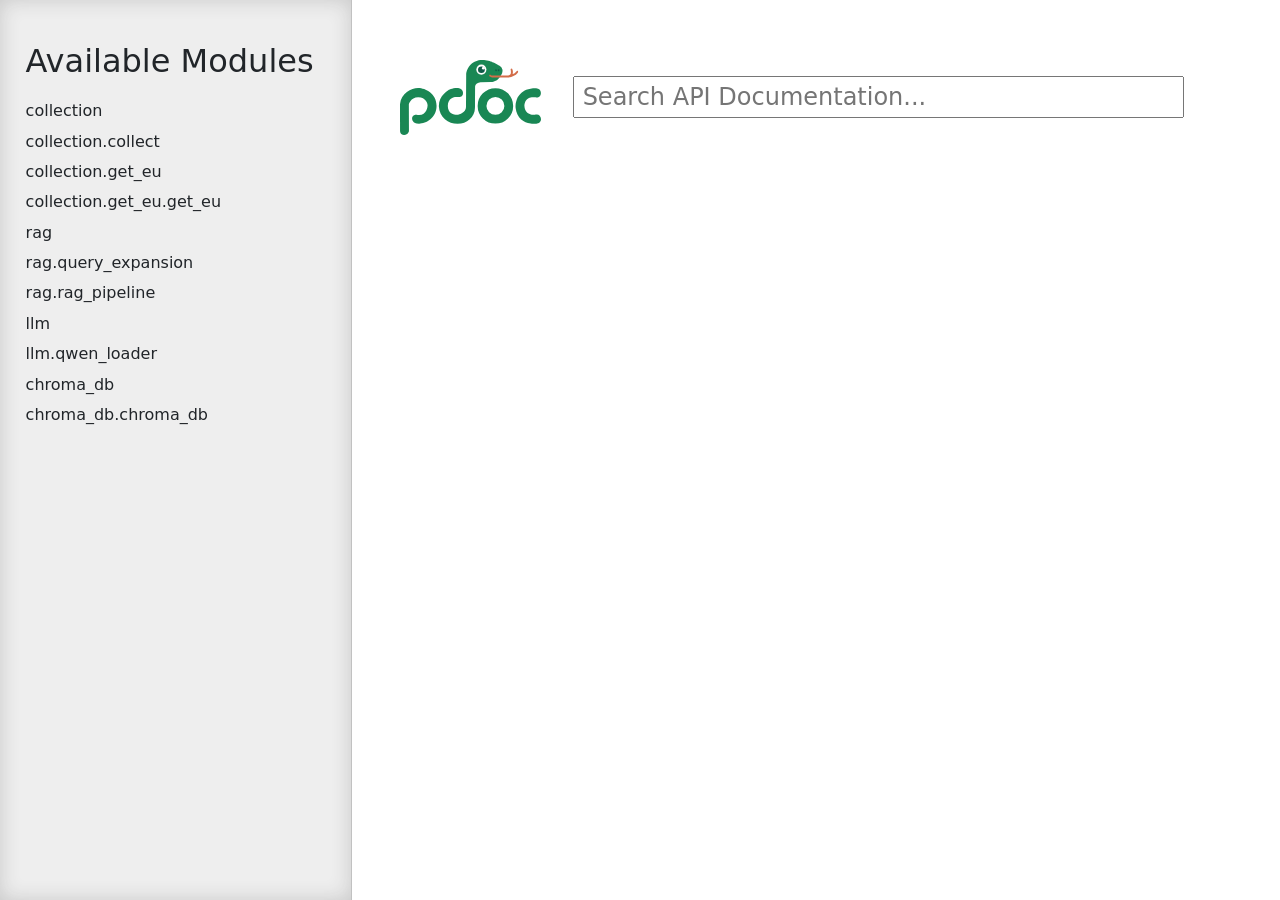
<file: docs/index.html>
<!doctype html>
<html lang="en">
<head>
    <meta charset="utf-8">
    <meta name="viewport" content="width=device-width, initial-scale=1">
    <meta name="generator" content="pdoc 16.0.0"/>
    <title>Module List</title>

    <style>/*! * Bootstrap Reboot v5.0.0 (https://getbootstrap.com/) * Copyright 2011-2021 The Bootstrap Authors * Copyright 2011-2021 Twitter, Inc. * Licensed under MIT (https://github.com/twbs/bootstrap/blob/main/LICENSE) * Forked from Normalize.css, licensed MIT (https://github.com/necolas/normalize.css/blob/master/LICENSE.md) */*,::after,::before{box-sizing:border-box}@media (prefers-reduced-motion:no-preference){:root{scroll-behavior:smooth}}body{margin:0;font-family:system-ui,-apple-system,"Segoe UI",Roboto,"Helvetica Neue",Arial,"Noto Sans","Liberation Sans",sans-serif,"Apple Color Emoji","Segoe UI Emoji","Segoe UI Symbol","Noto Color Emoji";font-size:1rem;font-weight:400;line-height:1.5;color:#212529;background-color:#fff;-webkit-text-size-adjust:100%;-webkit-tap-highlight-color:transparent}hr{margin:1rem 0;color:inherit;background-color:currentColor;border:0;opacity:.25}hr:not([size]){height:1px}h1,h2,h3,h4,h5,h6{margin-top:0;margin-bottom:.5rem;font-weight:500;line-height:1.2}h1{font-size:calc(1.375rem + 1.5vw)}@media (min-width:1200px){h1{font-size:2.5rem}}h2{font-size:calc(1.325rem + .9vw)}@media (min-width:1200px){h2{font-size:2rem}}h3{font-size:calc(1.3rem + .6vw)}@media (min-width:1200px){h3{font-size:1.75rem}}h4{font-size:calc(1.275rem + .3vw)}@media (min-width:1200px){h4{font-size:1.5rem}}h5{font-size:1.25rem}h6{font-size:1rem}p{margin-top:0;margin-bottom:1rem}abbr[data-bs-original-title],abbr[title]{-webkit-text-decoration:underline dotted;text-decoration:underline dotted;cursor:help;-webkit-text-decoration-skip-ink:none;text-decoration-skip-ink:none}address{margin-bottom:1rem;font-style:normal;line-height:inherit}ol,ul{padding-left:2rem}dl,ol,ul{margin-top:0;margin-bottom:1rem}ol ol,ol ul,ul ol,ul ul{margin-bottom:0}dt{font-weight:700}dd{margin-bottom:.5rem;margin-left:0}blockquote{margin:0 0 1rem}b,strong{font-weight:bolder}small{font-size:.875em}mark{padding:.2em;background-color:#fcf8e3}sub,sup{position:relative;font-size:.75em;line-height:0;vertical-align:baseline}sub{bottom:-.25em}sup{top:-.5em}a{color:#0d6efd;text-decoration:underline}a:hover{color:#0a58ca}a:not([href]):not([class]),a:not([href]):not([class]):hover{color:inherit;text-decoration:none}code,kbd,pre,samp{font-family:SFMono-Regular,Menlo,Monaco,Consolas,"Liberation Mono","Courier New",monospace;font-size:1em;direction:ltr;unicode-bidi:bidi-override}pre{display:block;margin-top:0;margin-bottom:1rem;overflow:auto;font-size:.875em}pre code{font-size:inherit;color:inherit;word-break:normal}code{font-size:.875em;color:#d63384;word-wrap:break-word}a>code{color:inherit}kbd{padding:.2rem .4rem;font-size:.875em;color:#fff;background-color:#212529;border-radius:.2rem}kbd kbd{padding:0;font-size:1em;font-weight:700}figure{margin:0 0 1rem}img,svg{vertical-align:middle}table{caption-side:bottom;border-collapse:collapse}caption{padding-top:.5rem;padding-bottom:.5rem;color:#6c757d;text-align:left}th{text-align:inherit;text-align:-webkit-match-parent}tbody,td,tfoot,th,thead,tr{border-color:inherit;border-style:solid;border-width:0}label{display:inline-block}button{border-radius:0}button:focus:not(:focus-visible){outline:0}button,input,optgroup,select,textarea{margin:0;font-family:inherit;font-size:inherit;line-height:inherit}button,select{text-transform:none}[role=button]{cursor:pointer}select{word-wrap:normal}select:disabled{opacity:1}[list]::-webkit-calendar-picker-indicator{display:none}[type=button],[type=reset],[type=submit],button{-webkit-appearance:button}[type=button]:not(:disabled),[type=reset]:not(:disabled),[type=submit]:not(:disabled),button:not(:disabled){cursor:pointer}::-moz-focus-inner{padding:0;border-style:none}textarea{resize:vertical}fieldset{min-width:0;padding:0;margin:0;border:0}legend{float:left;width:100%;padding:0;margin-bottom:.5rem;font-size:calc(1.275rem + .3vw);line-height:inherit}@media (min-width:1200px){legend{font-size:1.5rem}}legend+*{clear:left}::-webkit-datetime-edit-day-field,::-webkit-datetime-edit-fields-wrapper,::-webkit-datetime-edit-hour-field,::-webkit-datetime-edit-minute,::-webkit-datetime-edit-month-field,::-webkit-datetime-edit-text,::-webkit-datetime-edit-year-field{padding:0}::-webkit-inner-spin-button{height:auto}[type=search]{outline-offset:-2px;-webkit-appearance:textfield}::-webkit-search-decoration{-webkit-appearance:none}::-webkit-color-swatch-wrapper{padding:0}::file-selector-button{font:inherit}::-webkit-file-upload-button{font:inherit;-webkit-appearance:button}output{display:inline-block}iframe{border:0}summary{display:list-item;cursor:pointer}progress{vertical-align:baseline}[hidden]{display:none!important}</style>
    <style>/*! syntax-highlighting.css */pre{line-height:125%;}span.linenos{color:inherit; background-color:transparent; padding-left:5px; padding-right:20px;}.pdoc-code .hll{background-color:#ffffcc}.pdoc-code{background:#f8f8f8;}.pdoc-code .c{color:#3D7B7B; font-style:italic}.pdoc-code .err{border:1px solid #FF0000}.pdoc-code .k{color:#008000; font-weight:bold}.pdoc-code .o{color:#666666}.pdoc-code .ch{color:#3D7B7B; font-style:italic}.pdoc-code .cm{color:#3D7B7B; font-style:italic}.pdoc-code .cp{color:#9C6500}.pdoc-code .cpf{color:#3D7B7B; font-style:italic}.pdoc-code .c1{color:#3D7B7B; font-style:italic}.pdoc-code .cs{color:#3D7B7B; font-style:italic}.pdoc-code .gd{color:#A00000}.pdoc-code .ge{font-style:italic}.pdoc-code .gr{color:#E40000}.pdoc-code .gh{color:#000080; font-weight:bold}.pdoc-code .gi{color:#008400}.pdoc-code .go{color:#717171}.pdoc-code .gp{color:#000080; font-weight:bold}.pdoc-code .gs{font-weight:bold}.pdoc-code .gu{color:#800080; font-weight:bold}.pdoc-code .gt{color:#0044DD}.pdoc-code .kc{color:#008000; font-weight:bold}.pdoc-code .kd{color:#008000; font-weight:bold}.pdoc-code .kn{color:#008000; font-weight:bold}.pdoc-code .kp{color:#008000}.pdoc-code .kr{color:#008000; font-weight:bold}.pdoc-code .kt{color:#B00040}.pdoc-code .m{color:#666666}.pdoc-code .s{color:#BA2121}.pdoc-code .na{color:#687822}.pdoc-code .nb{color:#008000}.pdoc-code .nc{color:#0000FF; font-weight:bold}.pdoc-code .no{color:#880000}.pdoc-code .nd{color:#AA22FF}.pdoc-code .ni{color:#717171; font-weight:bold}.pdoc-code .ne{color:#CB3F38; font-weight:bold}.pdoc-code .nf{color:#0000FF}.pdoc-code .nl{color:#767600}.pdoc-code .nn{color:#0000FF; font-weight:bold}.pdoc-code .nt{color:#008000; font-weight:bold}.pdoc-code .nv{color:#19177C}.pdoc-code .ow{color:#AA22FF; font-weight:bold}.pdoc-code .w{color:#bbbbbb}.pdoc-code .mb{color:#666666}.pdoc-code .mf{color:#666666}.pdoc-code .mh{color:#666666}.pdoc-code .mi{color:#666666}.pdoc-code .mo{color:#666666}.pdoc-code .sa{color:#BA2121}.pdoc-code .sb{color:#BA2121}.pdoc-code .sc{color:#BA2121}.pdoc-code .dl{color:#BA2121}.pdoc-code .sd{color:#BA2121; font-style:italic}.pdoc-code .s2{color:#BA2121}.pdoc-code .se{color:#AA5D1F; font-weight:bold}.pdoc-code .sh{color:#BA2121}.pdoc-code .si{color:#A45A77; font-weight:bold}.pdoc-code .sx{color:#008000}.pdoc-code .sr{color:#A45A77}.pdoc-code .s1{color:#BA2121}.pdoc-code .ss{color:#19177C}.pdoc-code .bp{color:#008000}.pdoc-code .fm{color:#0000FF}.pdoc-code .vc{color:#19177C}.pdoc-code .vg{color:#19177C}.pdoc-code .vi{color:#19177C}.pdoc-code .vm{color:#19177C}.pdoc-code .il{color:#666666}</style>
    <style>/*! theme.css */:root{--pdoc-background:#fff;}.pdoc{--text:#212529;--muted:#6c757d;--link:#3660a5;--link-hover:#1659c5;--code:#f8f8f8;--active:#fff598;--accent:#eee;--accent2:#c1c1c1;--nav-hover:rgba(255, 255, 255, 0.5);--name:#0066BB;--def:#008800;--annotation:#007020;}</style>
    <style>/*! layout.css */html, body{width:100%;height:100%;}html, main{scroll-behavior:smooth;}body{background-color:var(--pdoc-background);}@media (max-width:769px){#navtoggle{cursor:pointer;position:absolute;width:50px;height:40px;top:1rem;right:1rem;border-color:var(--text);color:var(--text);display:flex;opacity:0.8;z-index:999;}#navtoggle:hover{opacity:1;}#togglestate + div{display:none;}#togglestate:checked + div{display:inherit;}main, header{padding:2rem 3vw;}header + main{margin-top:-3rem;}.git-button{display:none !important;}nav input[type="search"]{max-width:77%;}nav input[type="search"]:first-child{margin-top:-6px;}nav input[type="search"]:valid ~ *{display:none !important;}}@media (min-width:770px){:root{--sidebar-width:clamp(12.5rem, 28vw, 22rem);}nav{position:fixed;overflow:auto;height:100vh;width:var(--sidebar-width);}main, header{padding:3rem 2rem 3rem calc(var(--sidebar-width) + 3rem);width:calc(54rem + var(--sidebar-width));max-width:100%;}header + main{margin-top:-4rem;}#navtoggle{display:none;}}#togglestate{position:absolute;height:0;opacity:0;}nav.pdoc{--pad:clamp(0.5rem, 2vw, 1.75rem);--indent:1.5rem;background-color:var(--accent);border-right:1px solid var(--accent2);box-shadow:0 0 20px rgba(50, 50, 50, .2) inset;padding:0 0 0 var(--pad);overflow-wrap:anywhere;scrollbar-width:thin; scrollbar-color:var(--accent2) transparent; z-index:1}nav.pdoc::-webkit-scrollbar{width:.4rem; }nav.pdoc::-webkit-scrollbar-thumb{background-color:var(--accent2); }nav.pdoc > div{padding:var(--pad) 0;}nav.pdoc .module-list-button{display:inline-flex;align-items:center;color:var(--text);border-color:var(--muted);margin-bottom:1rem;}nav.pdoc .module-list-button:hover{border-color:var(--text);}nav.pdoc input[type=search]{display:block;outline-offset:0;width:calc(100% - var(--pad));}nav.pdoc .logo{max-width:calc(100% - var(--pad));max-height:35vh;display:block;margin:0 auto 1rem;transform:translate(calc(-.5 * var(--pad)), 0);}nav.pdoc ul{list-style:none;padding-left:0;}nav.pdoc > div > ul{margin-left:calc(0px - var(--pad));}nav.pdoc li a{padding:.2rem 0 .2rem calc(var(--pad) + var(--indent));}nav.pdoc > div > ul > li > a{padding-left:var(--pad);}nav.pdoc li{transition:all 100ms;}nav.pdoc li:hover{background-color:var(--nav-hover);}nav.pdoc a, nav.pdoc a:hover{color:var(--text);}nav.pdoc a{display:block;}nav.pdoc > h2:first-of-type{margin-top:1.5rem;}nav.pdoc .class:before{content:"class ";color:var(--muted);}nav.pdoc .function:after{content:"()";color:var(--muted);}nav.pdoc footer:before{content:"";display:block;width:calc(100% - var(--pad));border-top:solid var(--accent2) 1px;margin-top:1.5rem;padding-top:.5rem;}nav.pdoc footer{font-size:small;}</style>
    <style>/*! content.css */.pdoc{color:var(--text);box-sizing:border-box;line-height:1.5;background:none;}.pdoc .pdoc-button{cursor:pointer;display:inline-block;border:solid black 1px;border-radius:2px;font-size:.75rem;padding:calc(0.5em - 1px) 1em;transition:100ms all;}.pdoc .alert{padding:1rem 1rem 1rem calc(1.5rem + 24px);border:1px solid transparent;border-radius:.25rem;background-repeat:no-repeat;background-position:.75rem center;margin-bottom:1rem;}.pdoc .alert > em{display:none;}.pdoc .alert > *:last-child{margin-bottom:0;}.pdoc .alert.note{color:#084298;background-color:#cfe2ff;border-color:#b6d4fe;background-image:url("data:image/svg+xml,%3Csvg%20xmlns%3D%22http%3A//www.w3.org/2000/svg%22%20width%3D%2224%22%20height%3D%2224%22%20fill%3D%22%23084298%22%20viewBox%3D%220%200%2016%2016%22%3E%3Cpath%20d%3D%22M8%2016A8%208%200%201%200%208%200a8%208%200%200%200%200%2016zm.93-9.412-1%204.705c-.07.34.029.533.304.533.194%200%20.487-.07.686-.246l-.088.416c-.287.346-.92.598-1.465.598-.703%200-1.002-.422-.808-1.319l.738-3.468c.064-.293.006-.399-.287-.47l-.451-.081.082-.381%202.29-.287zM8%205.5a1%201%200%201%201%200-2%201%201%200%200%201%200%202z%22/%3E%3C/svg%3E");}.pdoc .alert.tip{color:#0a3622;background-color:#d1e7dd;border-color:#a3cfbb;background-image:url("data:image/svg+xml,%3Csvg%20xmlns%3D%22http%3A//www.w3.org/2000/svg%22%20width%3D%2224%22%20height%3D%2224%22%20fill%3D%22%230a3622%22%20viewBox%3D%220%200%2016%2016%22%3E%3Cpath%20d%3D%22M2%206a6%206%200%201%201%2010.174%204.31c-.203.196-.359.4-.453.619l-.762%201.769A.5.5%200%200%201%2010.5%2013a.5.5%200%200%201%200%201%20.5.5%200%200%201%200%201l-.224.447a1%201%200%200%201-.894.553H6.618a1%201%200%200%201-.894-.553L5.5%2015a.5.5%200%200%201%200-1%20.5.5%200%200%201%200-1%20.5.5%200%200%201-.46-.302l-.761-1.77a2%202%200%200%200-.453-.618A5.98%205.98%200%200%201%202%206m6-5a5%205%200%200%200-3.479%208.592c.263.254.514.564.676.941L5.83%2012h4.342l.632-1.467c.162-.377.413-.687.676-.941A5%205%200%200%200%208%201%22/%3E%3C/svg%3E");}.pdoc .alert.important{color:#055160;background-color:#cff4fc;border-color:#9eeaf9;background-image:url("data:image/svg+xml,%3Csvg%20xmlns%3D%22http%3A//www.w3.org/2000/svg%22%20width%3D%2224%22%20height%3D%2224%22%20fill%3D%22%23055160%22%20viewBox%3D%220%200%2016%2016%22%3E%3Cpath%20d%3D%22M2%200a2%202%200%200%200-2%202v12a2%202%200%200%200%202%202h12a2%202%200%200%200%202-2V2a2%202%200%200%200-2-2zm6%204c.535%200%20.954.462.9.995l-.35%203.507a.552.552%200%200%201-1.1%200L7.1%204.995A.905.905%200%200%201%208%204m.002%206a1%201%200%201%201%200%202%201%201%200%200%201%200-2%22/%3E%3C/svg%3E");}.pdoc .alert.warning{color:#664d03;background-color:#fff3cd;border-color:#ffecb5;background-image:url("data:image/svg+xml,%3Csvg%20xmlns%3D%22http%3A//www.w3.org/2000/svg%22%20width%3D%2224%22%20height%3D%2224%22%20fill%3D%22%23664d03%22%20viewBox%3D%220%200%2016%2016%22%3E%3Cpath%20d%3D%22M8.982%201.566a1.13%201.13%200%200%200-1.96%200L.165%2013.233c-.457.778.091%201.767.98%201.767h13.713c.889%200%201.438-.99.98-1.767L8.982%201.566zM8%205c.535%200%20.954.462.9.995l-.35%203.507a.552.552%200%200%201-1.1%200L7.1%205.995A.905.905%200%200%201%208%205zm.002%206a1%201%200%201%201%200%202%201%201%200%200%201%200-2z%22/%3E%3C/svg%3E");}.pdoc .alert.caution{color:#842029;background-color:#f8d7da;border-color:#f5c2c7;background-image:url("data:image/svg+xml,%3Csvg%20xmlns%3D%22http%3A//www.w3.org/2000/svg%22%20width%3D%2224%22%20height%3D%2224%22%20fill%3D%22%23842029%22%20viewBox%3D%220%200%2016%2016%22%3E%3Cpath%20d%3D%22M11.46.146A.5.5%200%200%200%2011.107%200H4.893a.5.5%200%200%200-.353.146L.146%204.54A.5.5%200%200%200%200%204.893v6.214a.5.5%200%200%200%20.146.353l4.394%204.394a.5.5%200%200%200%20.353.146h6.214a.5.5%200%200%200%20.353-.146l4.394-4.394a.5.5%200%200%200%20.146-.353V4.893a.5.5%200%200%200-.146-.353zM8%204c.535%200%20.954.462.9.995l-.35%203.507a.552.552%200%200%201-1.1%200L7.1%204.995A.905.905%200%200%201%208%204m.002%206a1%201%200%201%201%200%202%201%201%200%200%201%200-2%22/%3E%3C/svg%3E");}.pdoc .alert.danger{color:#842029;background-color:#f8d7da;border-color:#f5c2c7;background-image:url("data:image/svg+xml,%3Csvg%20xmlns%3D%22http%3A//www.w3.org/2000/svg%22%20width%3D%2224%22%20height%3D%2224%22%20fill%3D%22%23842029%22%20viewBox%3D%220%200%2016%2016%22%3E%3Cpath%20d%3D%22M5.52.359A.5.5%200%200%201%206%200h4a.5.5%200%200%201%20.474.658L8.694%206H12.5a.5.5%200%200%201%20.395.807l-7%209a.5.5%200%200%201-.873-.454L6.823%209.5H3.5a.5.5%200%200%201-.48-.641l2.5-8.5z%22/%3E%3C/svg%3E");}.pdoc .visually-hidden{position:absolute !important;width:1px !important;height:1px !important;padding:0 !important;margin:-1px !important;overflow:hidden !important;clip:rect(0, 0, 0, 0) !important;white-space:nowrap !important;border:0 !important;}.pdoc h1, .pdoc h2, .pdoc h3{font-weight:300;margin:.3em 0;padding:.2em 0;}.pdoc > section:not(.module-info) h1{font-size:1.5rem;font-weight:500;}.pdoc > section:not(.module-info) h2{font-size:1.4rem;font-weight:500;}.pdoc > section:not(.module-info) h3{font-size:1.3rem;font-weight:500;}.pdoc > section:not(.module-info) h4{font-size:1.2rem;}.pdoc > section:not(.module-info) h5{font-size:1.1rem;}.pdoc a{text-decoration:none;color:var(--link);}.pdoc a:hover{color:var(--link-hover);}.pdoc blockquote{margin-left:2rem;}.pdoc pre{border-top:1px solid var(--accent2);border-bottom:1px solid var(--accent2);margin-top:0;margin-bottom:1em;padding:.5rem 0 .5rem .5rem;overflow-x:auto;background-color:var(--code);}.pdoc code{color:var(--text);padding:.2em .4em;margin:0;font-size:85%;background-color:var(--accent);border-radius:6px;}.pdoc a > code{color:inherit;}.pdoc pre > code{display:inline-block;font-size:inherit;background:none;border:none;padding:0;}.pdoc > section:not(.module-info){margin-bottom:1.5rem;}.pdoc .modulename{margin-top:0;font-weight:bold;}.pdoc .modulename a{color:var(--link);transition:100ms all;}.pdoc .git-button{float:right;border:solid var(--link) 1px;}.pdoc .git-button:hover{background-color:var(--link);color:var(--pdoc-background);}.view-source-toggle-state,.view-source-toggle-state ~ .pdoc-code{display:none;}.view-source-toggle-state:checked ~ .pdoc-code{display:block;}.view-source-button{display:inline-block;float:right;font-size:.75rem;line-height:1.5rem;color:var(--muted);padding:0 .4rem 0 1.3rem;cursor:pointer;text-indent:-2px;}.view-source-button > span{visibility:hidden;}.module-info .view-source-button{float:none;display:flex;justify-content:flex-end;margin:-1.2rem .4rem -.2rem 0;}.view-source-button::before{position:absolute;content:"View Source";display:list-item;list-style-type:disclosure-closed;}.view-source-toggle-state:checked ~ .attr .view-source-button::before,.view-source-toggle-state:checked ~ .view-source-button::before{list-style-type:disclosure-open;}.pdoc .docstring{margin-bottom:1.5rem;}.pdoc section:not(.module-info) .docstring{margin-left:clamp(0rem, 5vw - 2rem, 1rem);}.pdoc .docstring .pdoc-code{margin-left:1em;margin-right:1em;}.pdoc h1:target,.pdoc h2:target,.pdoc h3:target,.pdoc h4:target,.pdoc h5:target,.pdoc h6:target,.pdoc .pdoc-code > pre > span:target{background-color:var(--active);box-shadow:-1rem 0 0 0 var(--active);}.pdoc .pdoc-code > pre > span:target{display:block;}.pdoc div:target > .attr,.pdoc section:target > .attr,.pdoc dd:target > a{background-color:var(--active);}.pdoc *{scroll-margin:2rem;}.pdoc .pdoc-code .linenos{user-select:none;}.pdoc .attr:hover{filter:contrast(0.95);}.pdoc section, .pdoc .classattr{position:relative;}.pdoc .headerlink{--width:clamp(1rem, 3vw, 2rem);position:absolute;top:0;left:calc(0rem - var(--width));transition:all 100ms ease-in-out;opacity:0;}.pdoc .headerlink::before{content:"#";display:block;text-align:center;width:var(--width);height:2.3rem;line-height:2.3rem;font-size:1.5rem;}.pdoc .attr:hover ~ .headerlink,.pdoc *:target > .headerlink,.pdoc .headerlink:hover{opacity:1;}.pdoc .attr{display:block;margin:.5rem 0 .5rem;padding:.4rem .4rem .4rem 1rem;background-color:var(--accent);overflow-x:auto;}.pdoc .classattr{margin-left:2rem;}.pdoc .decorator-deprecated{color:#842029;}.pdoc .decorator-deprecated ~ span{filter:grayscale(1) opacity(0.8);}.pdoc .name{color:var(--name);font-weight:bold;}.pdoc .def{color:var(--def);font-weight:bold;}.pdoc .signature{background-color:transparent;}.pdoc .param, .pdoc .return-annotation{white-space:pre;}.pdoc .signature.multiline .param{display:block;}.pdoc .signature.condensed .param{display:inline-block;}.pdoc .annotation{color:var(--annotation);}.pdoc .view-value-toggle-state,.pdoc .view-value-toggle-state ~ .default_value{display:none;}.pdoc .view-value-toggle-state:checked ~ .default_value{display:inherit;}.pdoc .view-value-button{font-size:.5rem;vertical-align:middle;border-style:dashed;margin-top:-0.1rem;}.pdoc .view-value-button:hover{background:white;}.pdoc .view-value-button::before{content:"show";text-align:center;width:2.2em;display:inline-block;}.pdoc .view-value-toggle-state:checked ~ .view-value-button::before{content:"hide";}.pdoc .inherited{margin-left:2rem;}.pdoc .inherited dt{font-weight:700;}.pdoc .inherited dt, .pdoc .inherited dd{display:inline;margin-left:0;margin-bottom:.5rem;}.pdoc .inherited dd:not(:last-child):after{content:", ";}.pdoc .inherited .class:before{content:"class ";}.pdoc .inherited .function a:after{content:"()";}.pdoc .search-result .docstring{overflow:auto;max-height:25vh;}.pdoc .search-result.focused > .attr{background-color:var(--active);}.pdoc .attribution{margin-top:2rem;display:block;opacity:0.5;transition:all 200ms;filter:grayscale(100%);}.pdoc .attribution:hover{opacity:1;filter:grayscale(0%);}.pdoc .attribution img{margin-left:5px;height:27px;vertical-align:bottom;width:50px;transition:all 200ms;}.pdoc table{display:block;width:max-content;max-width:100%;overflow:auto;margin-bottom:1rem;}.pdoc table th{font-weight:600;}.pdoc table th, .pdoc table td{padding:6px 13px;border:1px solid var(--accent2);}</style>
    <style>/*! custom.css */</style>
    <style>header.pdoc{display:flex;align-items:center;flex-wrap:wrap;}header.pdoc img{max-width:200px;max-height:75px;padding-right:2rem;}header.pdoc input[type=search]{outline-offset:0;font-size:1.5rem;min-width:60%;flex-grow:1;padding-left:.5rem;margin:1.75rem 0;}</style></head>
<body>
    <nav class="pdoc">
        <label id="navtoggle" for="togglestate" class="pdoc-button"><svg xmlns='http://www.w3.org/2000/svg' viewBox='0 0 30 30'><path stroke-linecap='round' stroke="currentColor" stroke-miterlimit='10' stroke-width='2' d='M4 7h22M4 15h22M4 23h22'/></svg></label>
        <input id="togglestate" type="checkbox" aria-hidden="true" tabindex="-1">
        <div>    <h2>Available Modules</h2>
    <ul>
            <li><a href="collection.html">collection</a></li>
            <li><a href="collection/collect.html">collection.collect</a></li>
            <li><a href="collection/get_eu.html">collection.get_eu</a></li>
            <li><a href="collection/get_eu/get_eu.html">collection.get_eu.get_eu</a></li>
            <li><a href="rag.html">rag</a></li>
            <li><a href="rag/query_expansion.html">rag.query_expansion</a></li>
            <li><a href="rag/rag_pipeline.html">rag.rag_pipeline</a></li>
            <li><a href="llm.html">llm</a></li>
            <li><a href="llm/qwen_loader.html">llm.qwen_loader</a></li>
            <li><a href="chroma_db.html">chroma_db</a></li>
            <li><a href="chroma_db/chroma_db.html">chroma_db.chroma_db</a></li>
    </ul>
</div>
    </nav>
    <header class="pdoc">
                <a href="https://pdoc.dev">
                    <img src="data:image/svg+xml,%3Csvg%20xmlns%3D%22http%3A//www.w3.org/2000/svg%22%20role%3D%22img%22%20aria-label%3D%22pdoc%20logo%22%20width%3D%22300%22%20height%3D%22160%22%20viewBox%3D%220%200%20150%2080%22%3E%3Ctitle%3Epdoc%3C/title%3E%3Cpath%20d%3D%22M132.316%2048.886c.276-4.679%202.342-6.698%204.409-7.982s4.27-1.165%206.751-1.055c1.586.07%203.044.156%204.222-.482%201.142-.619%202.026-1.932%202.162-3.739.268-3.576-1.929-5.368-5.006-5.551s-7.599.524-10.517%201.606c-4.455%201.652-8.588%206.606-9.552%208.992s-2.342%206.193-1.745%2010.873%202.664%209.221%205.878%2011.79%205.878%203.808%2010.103%204.312%203.444.229%206.062.229%205.006-2.202%204.914-4.909-2.296-5.001-4.501-4.863-3.077.505-5.281.229-7.715-2.064-7.899-9.451z%22%20fill%3D%22%23198754%22/%3E%3Ccircle%20cx%3D%22101.504%22%20cy%3D%2248.943%22%20r%3D%2214.208%22%20fill%3D%22none%22%20stroke%3D%22%23198754%22%20stroke-width%3D%229.354%22/%3E%3Cpath%20d%3D%22M87.81.002c-3.637.065-5.001.454-7.014%201.232s-3.443%201.363-6.3%204.282c-1.723%201.76-3.148%205.019-3.776%207.329-.413%201.521-.316%202.63-.316%202.63l-.195%2034.612c.065%205.774-6.755%208.305-9.612%208.37s-9.678-1.038-9.743-9.408%207.128-9.521%208.362-9.521c1.413-.13%202.526-.021%203.718-.016%202.071.009%204.157-.778%204.092-4.671s-4.157-4.736-4.157-4.736c-6.3-.843-11.43%202.206-11.43%202.206S40.917%2038.15%2041.372%2049.634%2051.568%2068.19%2061.311%2068.125s18.316-7.007%2018.445-17.193l.13-22.772c.046-2.291%202.683-3.644%204.476-4.203.745-.232%201.694-.274%201.694-.274l10.457-.13s4.871-.324%207.729-3.114%204.352-6.294%204.352-6.294.974-3.049.13-4.606-.195-1.233-2.792-3.309-8.573-4.477-8.573-4.477S91.447-.063%2087.81.002zM0%2047.169l.065%2028.417S0%2080.127%204.481%2079.997s5.072-3.866%205.049-4.152l-.113-28.482s1.624-7.656%209.937-7.721%2010.002%206.942%2010.002%208.499-.909%2010.51-9.093%2010.51c-.948%200-2.99-.567-4.145-.272-3.919%201-3.194%204.554-3.194%204.554s.065%205.061%207.404%204.996%2018.575-6.034%2018.575-19.074S26.953%2030.04%2019.549%2029.91%201.234%2035.296%200%2047.169z%22%20fill%3D%22%23198754%22/%3E%3Cg%20transform%3D%22matrix%28.325601%200%200%20.325256%20-10.32669%20-45.802786%29%22%3E%3Ccircle%20cx%3D%22297.554%22%20cy%3D%22172.286%22%20r%3D%2216.5%22%20fill%3D%22%23fff%22/%3E%3Cellipse%20cx%3D%22297.709%22%20cy%3D%22172.642%22%20rx%3D%2211.071%22%20ry%3D%2210.871%22%20fill%3D%22%23105a48%22/%3E%3Ccircle%20cx%3D%22304.104%22%20cy%3D%22167.667%22%20r%3D%224.5%22%20fill%3D%22%23fff%22/%3E%3C/g%3E%3Cpath%20d%3D%22M94.661%2017.032l.893-1.476s.99.714%201.916.925%201.575.114%202.955.114l14.565-.162c1.283-.032%203.085-.762%203.02-3.293s-.373-3.503-.373-3.503l1.283-.487s.52.503.877%201.573.309%201.995.292%202.66-.227%201.541-.227%201.541%201.564-.308%202.359-1.038.823-.779%201.489-1.508.812-.86.812-.86.552-.13.877.26.341.957.065%201.46-1.672%202.206-3.247%203.066-2.76%201.427-3.929%201.768-3.848.73-7.063.714l-10.944-.114s-2.143-.081-3.02-.373-2.241-.973-2.598-1.265z%22%20fill%3D%22%23d36d49%22/%3E%3Cg%20fill%3D%22%23105a48%22%3E%3Cellipse%20cx%3D%2293.052%22%20cy%3D%2243.567%22%20rx%3D%22.869%22%20ry%3D%221.014%22%20transform%3D%22rotate%28341.022%29%22/%3E%3Cellipse%20cx%3D%22104.3%22%20cy%3D%22-16.184%22%20rx%3D%22.865%22%20ry%3D%221.009%22%20transform%3D%22rotate%2814.786%29%22/%3E%3C/g%3E%3C/svg%3E"
                         alt="pdoc"/>
                </a>
            <input type="search" placeholder="Search API Documentation..." aria-label="search box">
    </header>
    <main class="pdoc"></main>
<script>
    function escapeHTML(html) {
        return document.createElement('div').appendChild(document.createTextNode(html)).parentNode.innerHTML;
    }

    const originalContent = document.querySelector("main.pdoc");
    let currentContent = originalContent;

    function setContent(innerHTML) {
        let elem;
        if (innerHTML) {
            elem = document.createElement("main");
            elem.classList.add("pdoc");
            elem.innerHTML = innerHTML;
        } else {
            elem = originalContent;
        }
        if (currentContent !== elem) {
            currentContent.replaceWith(elem);
            currentContent = elem;
        }
    }

    function getSearchTerm() {
        return (new URL(window.location)).searchParams.get("search");
    }

    const searchBox = document.querySelector(".pdoc input[type=search]");
    searchBox.addEventListener("input", function () {
        let url = new URL(window.location);
        if (searchBox.value.trim()) {
            url.hash = "";
            url.searchParams.set("search", searchBox.value);
        } else {
            url.searchParams.delete("search");
        }
        history.replaceState("", "", url.toString());
        onInput();
    });
    window.addEventListener("popstate", onInput);


    let search, searchErr;

    async function initialize() {
        try {
            search = await new Promise((resolve, reject) => {
                const script = document.createElement("script");
                script.type = "text/javascript";
                script.async = true;
                script.onload = () => resolve(window.pdocSearch);
                script.onerror = (e) => reject(e);
                script.src = "search.js";
                document.getElementsByTagName("head")[0].appendChild(script);
            });
        } catch (e) {
            console.error("Cannot fetch pdoc search index");
            searchErr = "Cannot fetch search index.";
        }
        onInput();

        document.querySelector("nav.pdoc").addEventListener("click", e => {
            if (e.target.hash) {
                searchBox.value = "";
                searchBox.dispatchEvent(new Event("input"));
            }
        });
    }

    function onInput() {
        setContent((() => {
            const term = getSearchTerm();
            if (!term) {
                return null
            }
            if (searchErr) {
                return `<h3>Error: ${searchErr}</h3>`
            }
            if (!search) {
                return "<h3>Searching...</h3>"
            }

            window.scrollTo({top: 0, left: 0, behavior: 'auto'});

            const results = search(term);

            let html;
            if (results.length === 0) {
                html = `No search results for '${escapeHTML(term)}'.`
            } else {
                html = `<h4>${results.length} search result${results.length > 1 ? "s" : ""} for '${escapeHTML(term)}'.</h4>`;
            }
            for (let result of results.slice(0, 10)) {
                let doc = result.doc;
                let url = `${doc.modulename.replaceAll(".", "/")}.html`;
                if (doc.qualname) {
                    url += `#${doc.qualname}`;
                }

                let heading;
                switch (result.doc.kind) {
                    case "function":
                        if (doc.fullname.endsWith(".__init__")) {
                            heading = `<span class="name">${doc.fullname.replace(/\.__init__$/, "")}</span>${doc.signature}`;
                        } else {
                            heading = `<span class="def">${doc.funcdef}</span> <span class="name">${doc.fullname}</span>${doc.signature}`;
                        }
                        break;
                    case "class":
                        heading = `<span class="def">class</span> <span class="name">${doc.fullname}</span>`;
                        if (doc.bases)
                            heading += `<wbr>(<span class="base">${doc.bases}</span>)`;
                        heading += `:`;
                        break;
                    case "variable":
                        heading = `<span class="name">${doc.fullname}</span>`;
                        if (doc.annotation)
                            heading += `<span class="annotation">${doc.annotation}</span>`;
                        if (doc.default_value)
                            heading += `<span class="default_value"> = ${doc.default_value}</span>`;
                        break;
                    default:
                        heading = `<span class="name">${doc.fullname}</span>`;
                        break;
                }
                html += `
                        <section class="search-result">
                        <a href="${url}" class="attr ${doc.kind}">${heading}</a>
                        <div class="docstring">${doc.doc}</div>
                        </section>
                    `;

            }
            return html;
        })());
    }

    if (getSearchTerm()) {
        initialize();
        searchBox.value = getSearchTerm();
        onInput();
    } else {
        searchBox.addEventListener("focus", initialize, {once: true});
    }

    searchBox.addEventListener("keydown", e => {
        if (["ArrowDown", "ArrowUp", "Enter"].includes(e.key)) {
            let focused = currentContent.querySelector(".search-result.focused");
            if (!focused) {
                currentContent.querySelector(".search-result").classList.add("focused");
            } else if (
                e.key === "ArrowDown"
                && focused.nextElementSibling
                && focused.nextElementSibling.classList.contains("search-result")
            ) {
                focused.classList.remove("focused");
                focused.nextElementSibling.classList.add("focused");
                focused.nextElementSibling.scrollIntoView({
                    behavior: "smooth",
                    block: "nearest",
                    inline: "nearest"
                });
            } else if (
                e.key === "ArrowUp"
                && focused.previousElementSibling
                && focused.previousElementSibling.classList.contains("search-result")
            ) {
                focused.classList.remove("focused");
                focused.previousElementSibling.classList.add("focused");
                focused.previousElementSibling.scrollIntoView({
                    behavior: "smooth",
                    block: "nearest",
                    inline: "nearest"
                });
            } else if (
                e.key === "Enter"
            ) {
                focused.querySelector("a").click();
            }
        }
    });
</script></body>
</html>
</file>
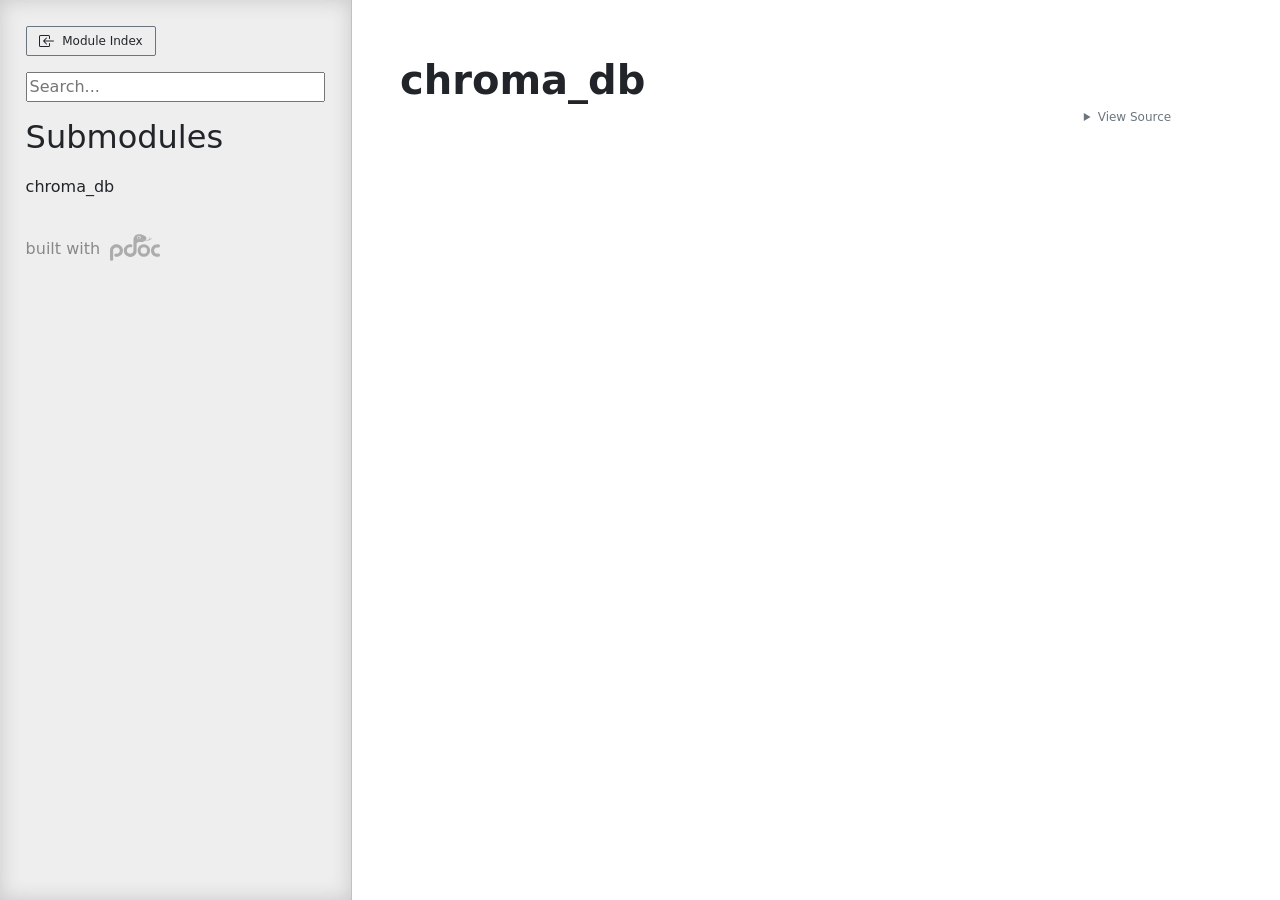
<file: docs/chroma_db.html>
<!doctype html>
<html lang="en">
<head>
    <meta charset="utf-8">
    <meta name="viewport" content="width=device-width, initial-scale=1">
    <meta name="generator" content="pdoc 16.0.0"/>
    <title>chroma_db API documentation</title>

    <style>/*! * Bootstrap Reboot v5.0.0 (https://getbootstrap.com/) * Copyright 2011-2021 The Bootstrap Authors * Copyright 2011-2021 Twitter, Inc. * Licensed under MIT (https://github.com/twbs/bootstrap/blob/main/LICENSE) * Forked from Normalize.css, licensed MIT (https://github.com/necolas/normalize.css/blob/master/LICENSE.md) */*,::after,::before{box-sizing:border-box}@media (prefers-reduced-motion:no-preference){:root{scroll-behavior:smooth}}body{margin:0;font-family:system-ui,-apple-system,"Segoe UI",Roboto,"Helvetica Neue",Arial,"Noto Sans","Liberation Sans",sans-serif,"Apple Color Emoji","Segoe UI Emoji","Segoe UI Symbol","Noto Color Emoji";font-size:1rem;font-weight:400;line-height:1.5;color:#212529;background-color:#fff;-webkit-text-size-adjust:100%;-webkit-tap-highlight-color:transparent}hr{margin:1rem 0;color:inherit;background-color:currentColor;border:0;opacity:.25}hr:not([size]){height:1px}h1,h2,h3,h4,h5,h6{margin-top:0;margin-bottom:.5rem;font-weight:500;line-height:1.2}h1{font-size:calc(1.375rem + 1.5vw)}@media (min-width:1200px){h1{font-size:2.5rem}}h2{font-size:calc(1.325rem + .9vw)}@media (min-width:1200px){h2{font-size:2rem}}h3{font-size:calc(1.3rem + .6vw)}@media (min-width:1200px){h3{font-size:1.75rem}}h4{font-size:calc(1.275rem + .3vw)}@media (min-width:1200px){h4{font-size:1.5rem}}h5{font-size:1.25rem}h6{font-size:1rem}p{margin-top:0;margin-bottom:1rem}abbr[data-bs-original-title],abbr[title]{-webkit-text-decoration:underline dotted;text-decoration:underline dotted;cursor:help;-webkit-text-decoration-skip-ink:none;text-decoration-skip-ink:none}address{margin-bottom:1rem;font-style:normal;line-height:inherit}ol,ul{padding-left:2rem}dl,ol,ul{margin-top:0;margin-bottom:1rem}ol ol,ol ul,ul ol,ul ul{margin-bottom:0}dt{font-weight:700}dd{margin-bottom:.5rem;margin-left:0}blockquote{margin:0 0 1rem}b,strong{font-weight:bolder}small{font-size:.875em}mark{padding:.2em;background-color:#fcf8e3}sub,sup{position:relative;font-size:.75em;line-height:0;vertical-align:baseline}sub{bottom:-.25em}sup{top:-.5em}a{color:#0d6efd;text-decoration:underline}a:hover{color:#0a58ca}a:not([href]):not([class]),a:not([href]):not([class]):hover{color:inherit;text-decoration:none}code,kbd,pre,samp{font-family:SFMono-Regular,Menlo,Monaco,Consolas,"Liberation Mono","Courier New",monospace;font-size:1em;direction:ltr;unicode-bidi:bidi-override}pre{display:block;margin-top:0;margin-bottom:1rem;overflow:auto;font-size:.875em}pre code{font-size:inherit;color:inherit;word-break:normal}code{font-size:.875em;color:#d63384;word-wrap:break-word}a>code{color:inherit}kbd{padding:.2rem .4rem;font-size:.875em;color:#fff;background-color:#212529;border-radius:.2rem}kbd kbd{padding:0;font-size:1em;font-weight:700}figure{margin:0 0 1rem}img,svg{vertical-align:middle}table{caption-side:bottom;border-collapse:collapse}caption{padding-top:.5rem;padding-bottom:.5rem;color:#6c757d;text-align:left}th{text-align:inherit;text-align:-webkit-match-parent}tbody,td,tfoot,th,thead,tr{border-color:inherit;border-style:solid;border-width:0}label{display:inline-block}button{border-radius:0}button:focus:not(:focus-visible){outline:0}button,input,optgroup,select,textarea{margin:0;font-family:inherit;font-size:inherit;line-height:inherit}button,select{text-transform:none}[role=button]{cursor:pointer}select{word-wrap:normal}select:disabled{opacity:1}[list]::-webkit-calendar-picker-indicator{display:none}[type=button],[type=reset],[type=submit],button{-webkit-appearance:button}[type=button]:not(:disabled),[type=reset]:not(:disabled),[type=submit]:not(:disabled),button:not(:disabled){cursor:pointer}::-moz-focus-inner{padding:0;border-style:none}textarea{resize:vertical}fieldset{min-width:0;padding:0;margin:0;border:0}legend{float:left;width:100%;padding:0;margin-bottom:.5rem;font-size:calc(1.275rem + .3vw);line-height:inherit}@media (min-width:1200px){legend{font-size:1.5rem}}legend+*{clear:left}::-webkit-datetime-edit-day-field,::-webkit-datetime-edit-fields-wrapper,::-webkit-datetime-edit-hour-field,::-webkit-datetime-edit-minute,::-webkit-datetime-edit-month-field,::-webkit-datetime-edit-text,::-webkit-datetime-edit-year-field{padding:0}::-webkit-inner-spin-button{height:auto}[type=search]{outline-offset:-2px;-webkit-appearance:textfield}::-webkit-search-decoration{-webkit-appearance:none}::-webkit-color-swatch-wrapper{padding:0}::file-selector-button{font:inherit}::-webkit-file-upload-button{font:inherit;-webkit-appearance:button}output{display:inline-block}iframe{border:0}summary{display:list-item;cursor:pointer}progress{vertical-align:baseline}[hidden]{display:none!important}</style>
    <style>/*! syntax-highlighting.css */pre{line-height:125%;}span.linenos{color:inherit; background-color:transparent; padding-left:5px; padding-right:20px;}.pdoc-code .hll{background-color:#ffffcc}.pdoc-code{background:#f8f8f8;}.pdoc-code .c{color:#3D7B7B; font-style:italic}.pdoc-code .err{border:1px solid #FF0000}.pdoc-code .k{color:#008000; font-weight:bold}.pdoc-code .o{color:#666666}.pdoc-code .ch{color:#3D7B7B; font-style:italic}.pdoc-code .cm{color:#3D7B7B; font-style:italic}.pdoc-code .cp{color:#9C6500}.pdoc-code .cpf{color:#3D7B7B; font-style:italic}.pdoc-code .c1{color:#3D7B7B; font-style:italic}.pdoc-code .cs{color:#3D7B7B; font-style:italic}.pdoc-code .gd{color:#A00000}.pdoc-code .ge{font-style:italic}.pdoc-code .gr{color:#E40000}.pdoc-code .gh{color:#000080; font-weight:bold}.pdoc-code .gi{color:#008400}.pdoc-code .go{color:#717171}.pdoc-code .gp{color:#000080; font-weight:bold}.pdoc-code .gs{font-weight:bold}.pdoc-code .gu{color:#800080; font-weight:bold}.pdoc-code .gt{color:#0044DD}.pdoc-code .kc{color:#008000; font-weight:bold}.pdoc-code .kd{color:#008000; font-weight:bold}.pdoc-code .kn{color:#008000; font-weight:bold}.pdoc-code .kp{color:#008000}.pdoc-code .kr{color:#008000; font-weight:bold}.pdoc-code .kt{color:#B00040}.pdoc-code .m{color:#666666}.pdoc-code .s{color:#BA2121}.pdoc-code .na{color:#687822}.pdoc-code .nb{color:#008000}.pdoc-code .nc{color:#0000FF; font-weight:bold}.pdoc-code .no{color:#880000}.pdoc-code .nd{color:#AA22FF}.pdoc-code .ni{color:#717171; font-weight:bold}.pdoc-code .ne{color:#CB3F38; font-weight:bold}.pdoc-code .nf{color:#0000FF}.pdoc-code .nl{color:#767600}.pdoc-code .nn{color:#0000FF; font-weight:bold}.pdoc-code .nt{color:#008000; font-weight:bold}.pdoc-code .nv{color:#19177C}.pdoc-code .ow{color:#AA22FF; font-weight:bold}.pdoc-code .w{color:#bbbbbb}.pdoc-code .mb{color:#666666}.pdoc-code .mf{color:#666666}.pdoc-code .mh{color:#666666}.pdoc-code .mi{color:#666666}.pdoc-code .mo{color:#666666}.pdoc-code .sa{color:#BA2121}.pdoc-code .sb{color:#BA2121}.pdoc-code .sc{color:#BA2121}.pdoc-code .dl{color:#BA2121}.pdoc-code .sd{color:#BA2121; font-style:italic}.pdoc-code .s2{color:#BA2121}.pdoc-code .se{color:#AA5D1F; font-weight:bold}.pdoc-code .sh{color:#BA2121}.pdoc-code .si{color:#A45A77; font-weight:bold}.pdoc-code .sx{color:#008000}.pdoc-code .sr{color:#A45A77}.pdoc-code .s1{color:#BA2121}.pdoc-code .ss{color:#19177C}.pdoc-code .bp{color:#008000}.pdoc-code .fm{color:#0000FF}.pdoc-code .vc{color:#19177C}.pdoc-code .vg{color:#19177C}.pdoc-code .vi{color:#19177C}.pdoc-code .vm{color:#19177C}.pdoc-code .il{color:#666666}</style>
    <style>/*! theme.css */:root{--pdoc-background:#fff;}.pdoc{--text:#212529;--muted:#6c757d;--link:#3660a5;--link-hover:#1659c5;--code:#f8f8f8;--active:#fff598;--accent:#eee;--accent2:#c1c1c1;--nav-hover:rgba(255, 255, 255, 0.5);--name:#0066BB;--def:#008800;--annotation:#007020;}</style>
    <style>/*! layout.css */html, body{width:100%;height:100%;}html, main{scroll-behavior:smooth;}body{background-color:var(--pdoc-background);}@media (max-width:769px){#navtoggle{cursor:pointer;position:absolute;width:50px;height:40px;top:1rem;right:1rem;border-color:var(--text);color:var(--text);display:flex;opacity:0.8;z-index:999;}#navtoggle:hover{opacity:1;}#togglestate + div{display:none;}#togglestate:checked + div{display:inherit;}main, header{padding:2rem 3vw;}header + main{margin-top:-3rem;}.git-button{display:none !important;}nav input[type="search"]{max-width:77%;}nav input[type="search"]:first-child{margin-top:-6px;}nav input[type="search"]:valid ~ *{display:none !important;}}@media (min-width:770px){:root{--sidebar-width:clamp(12.5rem, 28vw, 22rem);}nav{position:fixed;overflow:auto;height:100vh;width:var(--sidebar-width);}main, header{padding:3rem 2rem 3rem calc(var(--sidebar-width) + 3rem);width:calc(54rem + var(--sidebar-width));max-width:100%;}header + main{margin-top:-4rem;}#navtoggle{display:none;}}#togglestate{position:absolute;height:0;opacity:0;}nav.pdoc{--pad:clamp(0.5rem, 2vw, 1.75rem);--indent:1.5rem;background-color:var(--accent);border-right:1px solid var(--accent2);box-shadow:0 0 20px rgba(50, 50, 50, .2) inset;padding:0 0 0 var(--pad);overflow-wrap:anywhere;scrollbar-width:thin; scrollbar-color:var(--accent2) transparent; z-index:1}nav.pdoc::-webkit-scrollbar{width:.4rem; }nav.pdoc::-webkit-scrollbar-thumb{background-color:var(--accent2); }nav.pdoc > div{padding:var(--pad) 0;}nav.pdoc .module-list-button{display:inline-flex;align-items:center;color:var(--text);border-color:var(--muted);margin-bottom:1rem;}nav.pdoc .module-list-button:hover{border-color:var(--text);}nav.pdoc input[type=search]{display:block;outline-offset:0;width:calc(100% - var(--pad));}nav.pdoc .logo{max-width:calc(100% - var(--pad));max-height:35vh;display:block;margin:0 auto 1rem;transform:translate(calc(-.5 * var(--pad)), 0);}nav.pdoc ul{list-style:none;padding-left:0;}nav.pdoc > div > ul{margin-left:calc(0px - var(--pad));}nav.pdoc li a{padding:.2rem 0 .2rem calc(var(--pad) + var(--indent));}nav.pdoc > div > ul > li > a{padding-left:var(--pad);}nav.pdoc li{transition:all 100ms;}nav.pdoc li:hover{background-color:var(--nav-hover);}nav.pdoc a, nav.pdoc a:hover{color:var(--text);}nav.pdoc a{display:block;}nav.pdoc > h2:first-of-type{margin-top:1.5rem;}nav.pdoc .class:before{content:"class ";color:var(--muted);}nav.pdoc .function:after{content:"()";color:var(--muted);}nav.pdoc footer:before{content:"";display:block;width:calc(100% - var(--pad));border-top:solid var(--accent2) 1px;margin-top:1.5rem;padding-top:.5rem;}nav.pdoc footer{font-size:small;}</style>
    <style>/*! content.css */.pdoc{color:var(--text);box-sizing:border-box;line-height:1.5;background:none;}.pdoc .pdoc-button{cursor:pointer;display:inline-block;border:solid black 1px;border-radius:2px;font-size:.75rem;padding:calc(0.5em - 1px) 1em;transition:100ms all;}.pdoc .alert{padding:1rem 1rem 1rem calc(1.5rem + 24px);border:1px solid transparent;border-radius:.25rem;background-repeat:no-repeat;background-position:.75rem center;margin-bottom:1rem;}.pdoc .alert > em{display:none;}.pdoc .alert > *:last-child{margin-bottom:0;}.pdoc .alert.note{color:#084298;background-color:#cfe2ff;border-color:#b6d4fe;background-image:url("data:image/svg+xml,%3Csvg%20xmlns%3D%22http%3A//www.w3.org/2000/svg%22%20width%3D%2224%22%20height%3D%2224%22%20fill%3D%22%23084298%22%20viewBox%3D%220%200%2016%2016%22%3E%3Cpath%20d%3D%22M8%2016A8%208%200%201%200%208%200a8%208%200%200%200%200%2016zm.93-9.412-1%204.705c-.07.34.029.533.304.533.194%200%20.487-.07.686-.246l-.088.416c-.287.346-.92.598-1.465.598-.703%200-1.002-.422-.808-1.319l.738-3.468c.064-.293.006-.399-.287-.47l-.451-.081.082-.381%202.29-.287zM8%205.5a1%201%200%201%201%200-2%201%201%200%200%201%200%202z%22/%3E%3C/svg%3E");}.pdoc .alert.tip{color:#0a3622;background-color:#d1e7dd;border-color:#a3cfbb;background-image:url("data:image/svg+xml,%3Csvg%20xmlns%3D%22http%3A//www.w3.org/2000/svg%22%20width%3D%2224%22%20height%3D%2224%22%20fill%3D%22%230a3622%22%20viewBox%3D%220%200%2016%2016%22%3E%3Cpath%20d%3D%22M2%206a6%206%200%201%201%2010.174%204.31c-.203.196-.359.4-.453.619l-.762%201.769A.5.5%200%200%201%2010.5%2013a.5.5%200%200%201%200%201%20.5.5%200%200%201%200%201l-.224.447a1%201%200%200%201-.894.553H6.618a1%201%200%200%201-.894-.553L5.5%2015a.5.5%200%200%201%200-1%20.5.5%200%200%201%200-1%20.5.5%200%200%201-.46-.302l-.761-1.77a2%202%200%200%200-.453-.618A5.98%205.98%200%200%201%202%206m6-5a5%205%200%200%200-3.479%208.592c.263.254.514.564.676.941L5.83%2012h4.342l.632-1.467c.162-.377.413-.687.676-.941A5%205%200%200%200%208%201%22/%3E%3C/svg%3E");}.pdoc .alert.important{color:#055160;background-color:#cff4fc;border-color:#9eeaf9;background-image:url("data:image/svg+xml,%3Csvg%20xmlns%3D%22http%3A//www.w3.org/2000/svg%22%20width%3D%2224%22%20height%3D%2224%22%20fill%3D%22%23055160%22%20viewBox%3D%220%200%2016%2016%22%3E%3Cpath%20d%3D%22M2%200a2%202%200%200%200-2%202v12a2%202%200%200%200%202%202h12a2%202%200%200%200%202-2V2a2%202%200%200%200-2-2zm6%204c.535%200%20.954.462.9.995l-.35%203.507a.552.552%200%200%201-1.1%200L7.1%204.995A.905.905%200%200%201%208%204m.002%206a1%201%200%201%201%200%202%201%201%200%200%201%200-2%22/%3E%3C/svg%3E");}.pdoc .alert.warning{color:#664d03;background-color:#fff3cd;border-color:#ffecb5;background-image:url("data:image/svg+xml,%3Csvg%20xmlns%3D%22http%3A//www.w3.org/2000/svg%22%20width%3D%2224%22%20height%3D%2224%22%20fill%3D%22%23664d03%22%20viewBox%3D%220%200%2016%2016%22%3E%3Cpath%20d%3D%22M8.982%201.566a1.13%201.13%200%200%200-1.96%200L.165%2013.233c-.457.778.091%201.767.98%201.767h13.713c.889%200%201.438-.99.98-1.767L8.982%201.566zM8%205c.535%200%20.954.462.9.995l-.35%203.507a.552.552%200%200%201-1.1%200L7.1%205.995A.905.905%200%200%201%208%205zm.002%206a1%201%200%201%201%200%202%201%201%200%200%201%200-2z%22/%3E%3C/svg%3E");}.pdoc .alert.caution{color:#842029;background-color:#f8d7da;border-color:#f5c2c7;background-image:url("data:image/svg+xml,%3Csvg%20xmlns%3D%22http%3A//www.w3.org/2000/svg%22%20width%3D%2224%22%20height%3D%2224%22%20fill%3D%22%23842029%22%20viewBox%3D%220%200%2016%2016%22%3E%3Cpath%20d%3D%22M11.46.146A.5.5%200%200%200%2011.107%200H4.893a.5.5%200%200%200-.353.146L.146%204.54A.5.5%200%200%200%200%204.893v6.214a.5.5%200%200%200%20.146.353l4.394%204.394a.5.5%200%200%200%20.353.146h6.214a.5.5%200%200%200%20.353-.146l4.394-4.394a.5.5%200%200%200%20.146-.353V4.893a.5.5%200%200%200-.146-.353zM8%204c.535%200%20.954.462.9.995l-.35%203.507a.552.552%200%200%201-1.1%200L7.1%204.995A.905.905%200%200%201%208%204m.002%206a1%201%200%201%201%200%202%201%201%200%200%201%200-2%22/%3E%3C/svg%3E");}.pdoc .alert.danger{color:#842029;background-color:#f8d7da;border-color:#f5c2c7;background-image:url("data:image/svg+xml,%3Csvg%20xmlns%3D%22http%3A//www.w3.org/2000/svg%22%20width%3D%2224%22%20height%3D%2224%22%20fill%3D%22%23842029%22%20viewBox%3D%220%200%2016%2016%22%3E%3Cpath%20d%3D%22M5.52.359A.5.5%200%200%201%206%200h4a.5.5%200%200%201%20.474.658L8.694%206H12.5a.5.5%200%200%201%20.395.807l-7%209a.5.5%200%200%201-.873-.454L6.823%209.5H3.5a.5.5%200%200%201-.48-.641l2.5-8.5z%22/%3E%3C/svg%3E");}.pdoc .visually-hidden{position:absolute !important;width:1px !important;height:1px !important;padding:0 !important;margin:-1px !important;overflow:hidden !important;clip:rect(0, 0, 0, 0) !important;white-space:nowrap !important;border:0 !important;}.pdoc h1, .pdoc h2, .pdoc h3{font-weight:300;margin:.3em 0;padding:.2em 0;}.pdoc > section:not(.module-info) h1{font-size:1.5rem;font-weight:500;}.pdoc > section:not(.module-info) h2{font-size:1.4rem;font-weight:500;}.pdoc > section:not(.module-info) h3{font-size:1.3rem;font-weight:500;}.pdoc > section:not(.module-info) h4{font-size:1.2rem;}.pdoc > section:not(.module-info) h5{font-size:1.1rem;}.pdoc a{text-decoration:none;color:var(--link);}.pdoc a:hover{color:var(--link-hover);}.pdoc blockquote{margin-left:2rem;}.pdoc pre{border-top:1px solid var(--accent2);border-bottom:1px solid var(--accent2);margin-top:0;margin-bottom:1em;padding:.5rem 0 .5rem .5rem;overflow-x:auto;background-color:var(--code);}.pdoc code{color:var(--text);padding:.2em .4em;margin:0;font-size:85%;background-color:var(--accent);border-radius:6px;}.pdoc a > code{color:inherit;}.pdoc pre > code{display:inline-block;font-size:inherit;background:none;border:none;padding:0;}.pdoc > section:not(.module-info){margin-bottom:1.5rem;}.pdoc .modulename{margin-top:0;font-weight:bold;}.pdoc .modulename a{color:var(--link);transition:100ms all;}.pdoc .git-button{float:right;border:solid var(--link) 1px;}.pdoc .git-button:hover{background-color:var(--link);color:var(--pdoc-background);}.view-source-toggle-state,.view-source-toggle-state ~ .pdoc-code{display:none;}.view-source-toggle-state:checked ~ .pdoc-code{display:block;}.view-source-button{display:inline-block;float:right;font-size:.75rem;line-height:1.5rem;color:var(--muted);padding:0 .4rem 0 1.3rem;cursor:pointer;text-indent:-2px;}.view-source-button > span{visibility:hidden;}.module-info .view-source-button{float:none;display:flex;justify-content:flex-end;margin:-1.2rem .4rem -.2rem 0;}.view-source-button::before{position:absolute;content:"View Source";display:list-item;list-style-type:disclosure-closed;}.view-source-toggle-state:checked ~ .attr .view-source-button::before,.view-source-toggle-state:checked ~ .view-source-button::before{list-style-type:disclosure-open;}.pdoc .docstring{margin-bottom:1.5rem;}.pdoc section:not(.module-info) .docstring{margin-left:clamp(0rem, 5vw - 2rem, 1rem);}.pdoc .docstring .pdoc-code{margin-left:1em;margin-right:1em;}.pdoc h1:target,.pdoc h2:target,.pdoc h3:target,.pdoc h4:target,.pdoc h5:target,.pdoc h6:target,.pdoc .pdoc-code > pre > span:target{background-color:var(--active);box-shadow:-1rem 0 0 0 var(--active);}.pdoc .pdoc-code > pre > span:target{display:block;}.pdoc div:target > .attr,.pdoc section:target > .attr,.pdoc dd:target > a{background-color:var(--active);}.pdoc *{scroll-margin:2rem;}.pdoc .pdoc-code .linenos{user-select:none;}.pdoc .attr:hover{filter:contrast(0.95);}.pdoc section, .pdoc .classattr{position:relative;}.pdoc .headerlink{--width:clamp(1rem, 3vw, 2rem);position:absolute;top:0;left:calc(0rem - var(--width));transition:all 100ms ease-in-out;opacity:0;}.pdoc .headerlink::before{content:"#";display:block;text-align:center;width:var(--width);height:2.3rem;line-height:2.3rem;font-size:1.5rem;}.pdoc .attr:hover ~ .headerlink,.pdoc *:target > .headerlink,.pdoc .headerlink:hover{opacity:1;}.pdoc .attr{display:block;margin:.5rem 0 .5rem;padding:.4rem .4rem .4rem 1rem;background-color:var(--accent);overflow-x:auto;}.pdoc .classattr{margin-left:2rem;}.pdoc .decorator-deprecated{color:#842029;}.pdoc .decorator-deprecated ~ span{filter:grayscale(1) opacity(0.8);}.pdoc .name{color:var(--name);font-weight:bold;}.pdoc .def{color:var(--def);font-weight:bold;}.pdoc .signature{background-color:transparent;}.pdoc .param, .pdoc .return-annotation{white-space:pre;}.pdoc .signature.multiline .param{display:block;}.pdoc .signature.condensed .param{display:inline-block;}.pdoc .annotation{color:var(--annotation);}.pdoc .view-value-toggle-state,.pdoc .view-value-toggle-state ~ .default_value{display:none;}.pdoc .view-value-toggle-state:checked ~ .default_value{display:inherit;}.pdoc .view-value-button{font-size:.5rem;vertical-align:middle;border-style:dashed;margin-top:-0.1rem;}.pdoc .view-value-button:hover{background:white;}.pdoc .view-value-button::before{content:"show";text-align:center;width:2.2em;display:inline-block;}.pdoc .view-value-toggle-state:checked ~ .view-value-button::before{content:"hide";}.pdoc .inherited{margin-left:2rem;}.pdoc .inherited dt{font-weight:700;}.pdoc .inherited dt, .pdoc .inherited dd{display:inline;margin-left:0;margin-bottom:.5rem;}.pdoc .inherited dd:not(:last-child):after{content:", ";}.pdoc .inherited .class:before{content:"class ";}.pdoc .inherited .function a:after{content:"()";}.pdoc .search-result .docstring{overflow:auto;max-height:25vh;}.pdoc .search-result.focused > .attr{background-color:var(--active);}.pdoc .attribution{margin-top:2rem;display:block;opacity:0.5;transition:all 200ms;filter:grayscale(100%);}.pdoc .attribution:hover{opacity:1;filter:grayscale(0%);}.pdoc .attribution img{margin-left:5px;height:27px;vertical-align:bottom;width:50px;transition:all 200ms;}.pdoc table{display:block;width:max-content;max-width:100%;overflow:auto;margin-bottom:1rem;}.pdoc table th{font-weight:600;}.pdoc table th, .pdoc table td{padding:6px 13px;border:1px solid var(--accent2);}</style>
    <style>/*! custom.css */</style></head>
<body>
    <nav class="pdoc">
        <label id="navtoggle" for="togglestate" class="pdoc-button"><svg xmlns='http://www.w3.org/2000/svg' viewBox='0 0 30 30'><path stroke-linecap='round' stroke="currentColor" stroke-miterlimit='10' stroke-width='2' d='M4 7h22M4 15h22M4 23h22'/></svg></label>
        <input id="togglestate" type="checkbox" aria-hidden="true" tabindex="-1">
        <div>            <a class="pdoc-button module-list-button" href="index.html">
<svg xmlns="http://www.w3.org/2000/svg" width="16" height="16" fill="currentColor" class="bi bi-box-arrow-in-left" viewBox="0 0 16 16">
  <path fill-rule="evenodd" d="M10 3.5a.5.5 0 0 0-.5-.5h-8a.5.5 0 0 0-.5.5v9a.5.5 0 0 0 .5.5h8a.5.5 0 0 0 .5-.5v-2a.5.5 0 0 1 1 0v2A1.5 1.5 0 0 1 9.5 14h-8A1.5 1.5 0 0 1 0 12.5v-9A1.5 1.5 0 0 1 1.5 2h8A1.5 1.5 0 0 1 11 3.5v2a.5.5 0 0 1-1 0v-2z"/>
  <path fill-rule="evenodd" d="M4.146 8.354a.5.5 0 0 1 0-.708l3-3a.5.5 0 1 1 .708.708L5.707 7.5H14.5a.5.5 0 0 1 0 1H5.707l2.147 2.146a.5.5 0 0 1-.708.708l-3-3z"/>
</svg>                &nbsp;
                Module Index
            </a>


            <input type="search" placeholder="Search..." role="searchbox" aria-label="search"
                   pattern=".+" required>


            <h2>Submodules</h2>
            <ul>
                    <li><a href="chroma_db/chroma_db.html">chroma_db</a></li>
            </ul>



        <a class="attribution" title="pdoc: Python API documentation generator" href="https://pdoc.dev" target="_blank">
            built with <span class="visually-hidden">pdoc</span><img
                alt="pdoc logo"
                src="data:image/svg+xml,%3Csvg%20xmlns%3D%22http%3A//www.w3.org/2000/svg%22%20role%3D%22img%22%20aria-label%3D%22pdoc%20logo%22%20width%3D%22300%22%20height%3D%22160%22%20viewBox%3D%220%200%20150%2080%22%3E%3Ctitle%3Epdoc%3C/title%3E%3Cpath%20d%3D%22M132.316%2048.886c.276-4.679%202.342-6.698%204.409-7.982s4.27-1.165%206.751-1.055c1.586.07%203.044.156%204.222-.482%201.142-.619%202.026-1.932%202.162-3.739.268-3.576-1.929-5.368-5.006-5.551s-7.599.524-10.517%201.606c-4.455%201.652-8.588%206.606-9.552%208.992s-2.342%206.193-1.745%2010.873%202.664%209.221%205.878%2011.79%205.878%203.808%2010.103%204.312%203.444.229%206.062.229%205.006-2.202%204.914-4.909-2.296-5.001-4.501-4.863-3.077.505-5.281.229-7.715-2.064-7.899-9.451z%22%20fill%3D%22%23198754%22/%3E%3Ccircle%20cx%3D%22101.504%22%20cy%3D%2248.943%22%20r%3D%2214.208%22%20fill%3D%22none%22%20stroke%3D%22%23198754%22%20stroke-width%3D%229.354%22/%3E%3Cpath%20d%3D%22M87.81.002c-3.637.065-5.001.454-7.014%201.232s-3.443%201.363-6.3%204.282c-1.723%201.76-3.148%205.019-3.776%207.329-.413%201.521-.316%202.63-.316%202.63l-.195%2034.612c.065%205.774-6.755%208.305-9.612%208.37s-9.678-1.038-9.743-9.408%207.128-9.521%208.362-9.521c1.413-.13%202.526-.021%203.718-.016%202.071.009%204.157-.778%204.092-4.671s-4.157-4.736-4.157-4.736c-6.3-.843-11.43%202.206-11.43%202.206S40.917%2038.15%2041.372%2049.634%2051.568%2068.19%2061.311%2068.125s18.316-7.007%2018.445-17.193l.13-22.772c.046-2.291%202.683-3.644%204.476-4.203.745-.232%201.694-.274%201.694-.274l10.457-.13s4.871-.324%207.729-3.114%204.352-6.294%204.352-6.294.974-3.049.13-4.606-.195-1.233-2.792-3.309-8.573-4.477-8.573-4.477S91.447-.063%2087.81.002zM0%2047.169l.065%2028.417S0%2080.127%204.481%2079.997s5.072-3.866%205.049-4.152l-.113-28.482s1.624-7.656%209.937-7.721%2010.002%206.942%2010.002%208.499-.909%2010.51-9.093%2010.51c-.948%200-2.99-.567-4.145-.272-3.919%201-3.194%204.554-3.194%204.554s.065%205.061%207.404%204.996%2018.575-6.034%2018.575-19.074S26.953%2030.04%2019.549%2029.91%201.234%2035.296%200%2047.169z%22%20fill%3D%22%23198754%22/%3E%3Cg%20transform%3D%22matrix%28.325601%200%200%20.325256%20-10.32669%20-45.802786%29%22%3E%3Ccircle%20cx%3D%22297.554%22%20cy%3D%22172.286%22%20r%3D%2216.5%22%20fill%3D%22%23fff%22/%3E%3Cellipse%20cx%3D%22297.709%22%20cy%3D%22172.642%22%20rx%3D%2211.071%22%20ry%3D%2210.871%22%20fill%3D%22%23105a48%22/%3E%3Ccircle%20cx%3D%22304.104%22%20cy%3D%22167.667%22%20r%3D%224.5%22%20fill%3D%22%23fff%22/%3E%3C/g%3E%3Cpath%20d%3D%22M94.661%2017.032l.893-1.476s.99.714%201.916.925%201.575.114%202.955.114l14.565-.162c1.283-.032%203.085-.762%203.02-3.293s-.373-3.503-.373-3.503l1.283-.487s.52.503.877%201.573.309%201.995.292%202.66-.227%201.541-.227%201.541%201.564-.308%202.359-1.038.823-.779%201.489-1.508.812-.86.812-.86.552-.13.877.26.341.957.065%201.46-1.672%202.206-3.247%203.066-2.76%201.427-3.929%201.768-3.848.73-7.063.714l-10.944-.114s-2.143-.081-3.02-.373-2.241-.973-2.598-1.265z%22%20fill%3D%22%23d36d49%22/%3E%3Cg%20fill%3D%22%23105a48%22%3E%3Cellipse%20cx%3D%2293.052%22%20cy%3D%2243.567%22%20rx%3D%22.869%22%20ry%3D%221.014%22%20transform%3D%22rotate%28341.022%29%22/%3E%3Cellipse%20cx%3D%22104.3%22%20cy%3D%22-16.184%22%20rx%3D%22.865%22%20ry%3D%221.009%22%20transform%3D%22rotate%2814.786%29%22/%3E%3C/g%3E%3C/svg%3E"/>
        </a>
</div>
    </nav>
    <main class="pdoc">
            <section class="module-info">
                    <h1 class="modulename">
chroma_db    </h1>

                
                        <input id="mod-chroma_db-view-source" class="view-source-toggle-state" type="checkbox" aria-hidden="true" tabindex="-1">

                        <label class="view-source-button" for="mod-chroma_db-view-source"><span>View Source</span></label>

                        <div class="pdoc-code codehilite"><pre><span></span><span id="L-1"><a href="#L-1"><span class="linenos">1</span></a><span class="kn">from</span><span class="w"> </span><span class="nn">.chroma_db</span><span class="w"> </span><span class="kn">import</span> <span class="n">ingest</span>
</span><span id="L-2"><a href="#L-2"><span class="linenos">2</span></a><span class="kn">from</span><span class="w"> </span><span class="nn">.chroma_db</span><span class="w"> </span><span class="kn">import</span> <span class="n">get_db</span>
</span></pre></div>


            </section>
    </main>
<script>
    function escapeHTML(html) {
        return document.createElement('div').appendChild(document.createTextNode(html)).parentNode.innerHTML;
    }

    const originalContent = document.querySelector("main.pdoc");
    let currentContent = originalContent;

    function setContent(innerHTML) {
        let elem;
        if (innerHTML) {
            elem = document.createElement("main");
            elem.classList.add("pdoc");
            elem.innerHTML = innerHTML;
        } else {
            elem = originalContent;
        }
        if (currentContent !== elem) {
            currentContent.replaceWith(elem);
            currentContent = elem;
        }
    }

    function getSearchTerm() {
        return (new URL(window.location)).searchParams.get("search");
    }

    const searchBox = document.querySelector(".pdoc input[type=search]");
    searchBox.addEventListener("input", function () {
        let url = new URL(window.location);
        if (searchBox.value.trim()) {
            url.hash = "";
            url.searchParams.set("search", searchBox.value);
        } else {
            url.searchParams.delete("search");
        }
        history.replaceState("", "", url.toString());
        onInput();
    });
    window.addEventListener("popstate", onInput);


    let search, searchErr;

    async function initialize() {
        try {
            search = await new Promise((resolve, reject) => {
                const script = document.createElement("script");
                script.type = "text/javascript";
                script.async = true;
                script.onload = () => resolve(window.pdocSearch);
                script.onerror = (e) => reject(e);
                script.src = "search.js";
                document.getElementsByTagName("head")[0].appendChild(script);
            });
        } catch (e) {
            console.error("Cannot fetch pdoc search index");
            searchErr = "Cannot fetch search index.";
        }
        onInput();

        document.querySelector("nav.pdoc").addEventListener("click", e => {
            if (e.target.hash) {
                searchBox.value = "";
                searchBox.dispatchEvent(new Event("input"));
            }
        });
    }

    function onInput() {
        setContent((() => {
            const term = getSearchTerm();
            if (!term) {
                return null
            }
            if (searchErr) {
                return `<h3>Error: ${searchErr}</h3>`
            }
            if (!search) {
                return "<h3>Searching...</h3>"
            }

            window.scrollTo({top: 0, left: 0, behavior: 'auto'});

            const results = search(term);

            let html;
            if (results.length === 0) {
                html = `No search results for '${escapeHTML(term)}'.`
            } else {
                html = `<h4>${results.length} search result${results.length > 1 ? "s" : ""} for '${escapeHTML(term)}'.</h4>`;
            }
            for (let result of results.slice(0, 10)) {
                let doc = result.doc;
                let url = `${doc.modulename.replaceAll(".", "/")}.html`;
                if (doc.qualname) {
                    url += `#${doc.qualname}`;
                }

                let heading;
                switch (result.doc.kind) {
                    case "function":
                        if (doc.fullname.endsWith(".__init__")) {
                            heading = `<span class="name">${doc.fullname.replace(/\.__init__$/, "")}</span>${doc.signature}`;
                        } else {
                            heading = `<span class="def">${doc.funcdef}</span> <span class="name">${doc.fullname}</span>${doc.signature}`;
                        }
                        break;
                    case "class":
                        heading = `<span class="def">class</span> <span class="name">${doc.fullname}</span>`;
                        if (doc.bases)
                            heading += `<wbr>(<span class="base">${doc.bases}</span>)`;
                        heading += `:`;
                        break;
                    case "variable":
                        heading = `<span class="name">${doc.fullname}</span>`;
                        if (doc.annotation)
                            heading += `<span class="annotation">${doc.annotation}</span>`;
                        if (doc.default_value)
                            heading += `<span class="default_value"> = ${doc.default_value}</span>`;
                        break;
                    default:
                        heading = `<span class="name">${doc.fullname}</span>`;
                        break;
                }
                html += `
                        <section class="search-result">
                        <a href="${url}" class="attr ${doc.kind}">${heading}</a>
                        <div class="docstring">${doc.doc}</div>
                        </section>
                    `;

            }
            return html;
        })());
    }

    if (getSearchTerm()) {
        initialize();
        searchBox.value = getSearchTerm();
        onInput();
    } else {
        searchBox.addEventListener("focus", initialize, {once: true});
    }

    searchBox.addEventListener("keydown", e => {
        if (["ArrowDown", "ArrowUp", "Enter"].includes(e.key)) {
            let focused = currentContent.querySelector(".search-result.focused");
            if (!focused) {
                currentContent.querySelector(".search-result").classList.add("focused");
            } else if (
                e.key === "ArrowDown"
                && focused.nextElementSibling
                && focused.nextElementSibling.classList.contains("search-result")
            ) {
                focused.classList.remove("focused");
                focused.nextElementSibling.classList.add("focused");
                focused.nextElementSibling.scrollIntoView({
                    behavior: "smooth",
                    block: "nearest",
                    inline: "nearest"
                });
            } else if (
                e.key === "ArrowUp"
                && focused.previousElementSibling
                && focused.previousElementSibling.classList.contains("search-result")
            ) {
                focused.classList.remove("focused");
                focused.previousElementSibling.classList.add("focused");
                focused.previousElementSibling.scrollIntoView({
                    behavior: "smooth",
                    block: "nearest",
                    inline: "nearest"
                });
            } else if (
                e.key === "Enter"
            ) {
                focused.querySelector("a").click();
            }
        }
    });
</script></body>
</html>
</file>
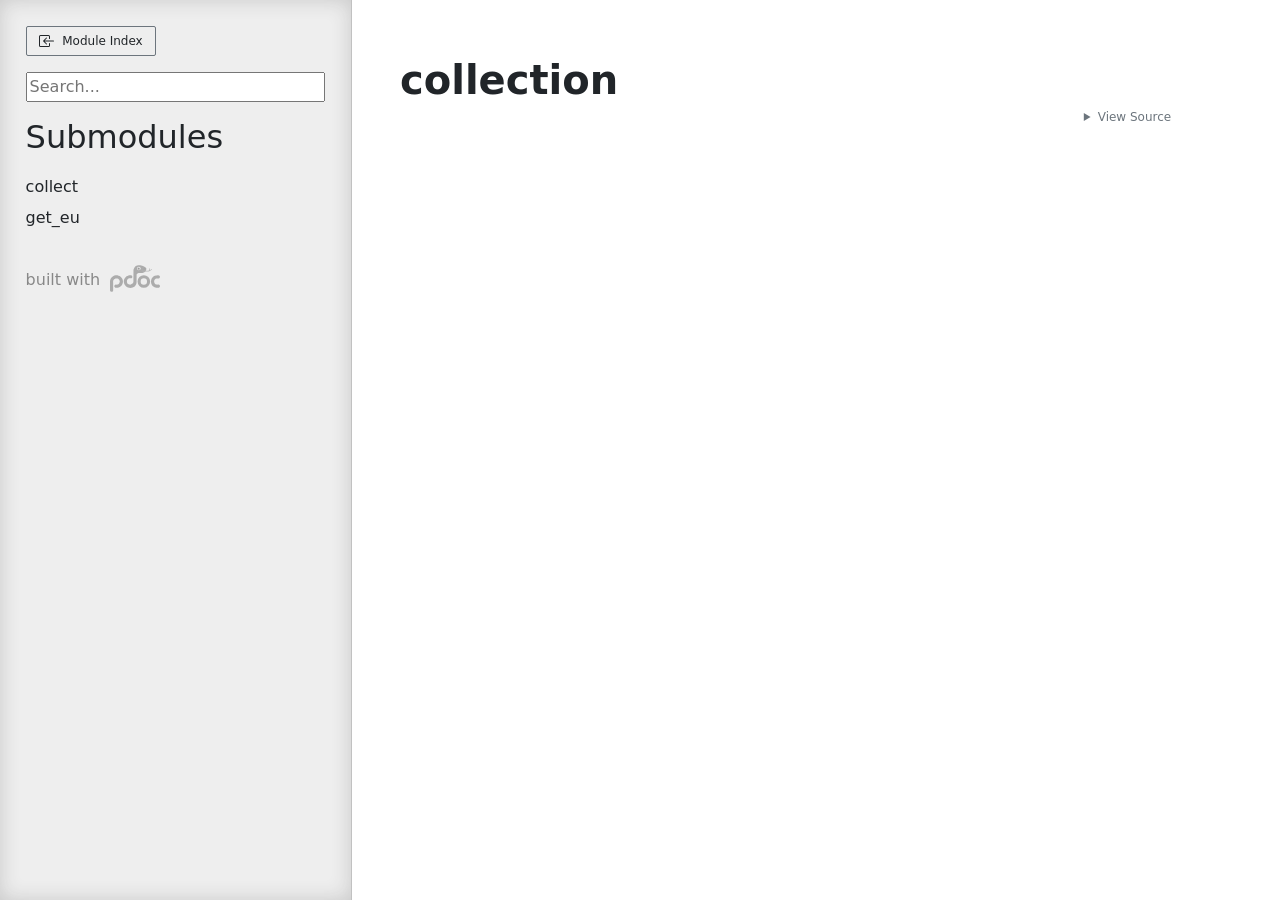
<file: docs/collection.html>
<!doctype html>
<html lang="en">
<head>
    <meta charset="utf-8">
    <meta name="viewport" content="width=device-width, initial-scale=1">
    <meta name="generator" content="pdoc 16.0.0"/>
    <title>collection API documentation</title>

    <style>/*! * Bootstrap Reboot v5.0.0 (https://getbootstrap.com/) * Copyright 2011-2021 The Bootstrap Authors * Copyright 2011-2021 Twitter, Inc. * Licensed under MIT (https://github.com/twbs/bootstrap/blob/main/LICENSE) * Forked from Normalize.css, licensed MIT (https://github.com/necolas/normalize.css/blob/master/LICENSE.md) */*,::after,::before{box-sizing:border-box}@media (prefers-reduced-motion:no-preference){:root{scroll-behavior:smooth}}body{margin:0;font-family:system-ui,-apple-system,"Segoe UI",Roboto,"Helvetica Neue",Arial,"Noto Sans","Liberation Sans",sans-serif,"Apple Color Emoji","Segoe UI Emoji","Segoe UI Symbol","Noto Color Emoji";font-size:1rem;font-weight:400;line-height:1.5;color:#212529;background-color:#fff;-webkit-text-size-adjust:100%;-webkit-tap-highlight-color:transparent}hr{margin:1rem 0;color:inherit;background-color:currentColor;border:0;opacity:.25}hr:not([size]){height:1px}h1,h2,h3,h4,h5,h6{margin-top:0;margin-bottom:.5rem;font-weight:500;line-height:1.2}h1{font-size:calc(1.375rem + 1.5vw)}@media (min-width:1200px){h1{font-size:2.5rem}}h2{font-size:calc(1.325rem + .9vw)}@media (min-width:1200px){h2{font-size:2rem}}h3{font-size:calc(1.3rem + .6vw)}@media (min-width:1200px){h3{font-size:1.75rem}}h4{font-size:calc(1.275rem + .3vw)}@media (min-width:1200px){h4{font-size:1.5rem}}h5{font-size:1.25rem}h6{font-size:1rem}p{margin-top:0;margin-bottom:1rem}abbr[data-bs-original-title],abbr[title]{-webkit-text-decoration:underline dotted;text-decoration:underline dotted;cursor:help;-webkit-text-decoration-skip-ink:none;text-decoration-skip-ink:none}address{margin-bottom:1rem;font-style:normal;line-height:inherit}ol,ul{padding-left:2rem}dl,ol,ul{margin-top:0;margin-bottom:1rem}ol ol,ol ul,ul ol,ul ul{margin-bottom:0}dt{font-weight:700}dd{margin-bottom:.5rem;margin-left:0}blockquote{margin:0 0 1rem}b,strong{font-weight:bolder}small{font-size:.875em}mark{padding:.2em;background-color:#fcf8e3}sub,sup{position:relative;font-size:.75em;line-height:0;vertical-align:baseline}sub{bottom:-.25em}sup{top:-.5em}a{color:#0d6efd;text-decoration:underline}a:hover{color:#0a58ca}a:not([href]):not([class]),a:not([href]):not([class]):hover{color:inherit;text-decoration:none}code,kbd,pre,samp{font-family:SFMono-Regular,Menlo,Monaco,Consolas,"Liberation Mono","Courier New",monospace;font-size:1em;direction:ltr;unicode-bidi:bidi-override}pre{display:block;margin-top:0;margin-bottom:1rem;overflow:auto;font-size:.875em}pre code{font-size:inherit;color:inherit;word-break:normal}code{font-size:.875em;color:#d63384;word-wrap:break-word}a>code{color:inherit}kbd{padding:.2rem .4rem;font-size:.875em;color:#fff;background-color:#212529;border-radius:.2rem}kbd kbd{padding:0;font-size:1em;font-weight:700}figure{margin:0 0 1rem}img,svg{vertical-align:middle}table{caption-side:bottom;border-collapse:collapse}caption{padding-top:.5rem;padding-bottom:.5rem;color:#6c757d;text-align:left}th{text-align:inherit;text-align:-webkit-match-parent}tbody,td,tfoot,th,thead,tr{border-color:inherit;border-style:solid;border-width:0}label{display:inline-block}button{border-radius:0}button:focus:not(:focus-visible){outline:0}button,input,optgroup,select,textarea{margin:0;font-family:inherit;font-size:inherit;line-height:inherit}button,select{text-transform:none}[role=button]{cursor:pointer}select{word-wrap:normal}select:disabled{opacity:1}[list]::-webkit-calendar-picker-indicator{display:none}[type=button],[type=reset],[type=submit],button{-webkit-appearance:button}[type=button]:not(:disabled),[type=reset]:not(:disabled),[type=submit]:not(:disabled),button:not(:disabled){cursor:pointer}::-moz-focus-inner{padding:0;border-style:none}textarea{resize:vertical}fieldset{min-width:0;padding:0;margin:0;border:0}legend{float:left;width:100%;padding:0;margin-bottom:.5rem;font-size:calc(1.275rem + .3vw);line-height:inherit}@media (min-width:1200px){legend{font-size:1.5rem}}legend+*{clear:left}::-webkit-datetime-edit-day-field,::-webkit-datetime-edit-fields-wrapper,::-webkit-datetime-edit-hour-field,::-webkit-datetime-edit-minute,::-webkit-datetime-edit-month-field,::-webkit-datetime-edit-text,::-webkit-datetime-edit-year-field{padding:0}::-webkit-inner-spin-button{height:auto}[type=search]{outline-offset:-2px;-webkit-appearance:textfield}::-webkit-search-decoration{-webkit-appearance:none}::-webkit-color-swatch-wrapper{padding:0}::file-selector-button{font:inherit}::-webkit-file-upload-button{font:inherit;-webkit-appearance:button}output{display:inline-block}iframe{border:0}summary{display:list-item;cursor:pointer}progress{vertical-align:baseline}[hidden]{display:none!important}</style>
    <style>/*! syntax-highlighting.css */pre{line-height:125%;}span.linenos{color:inherit; background-color:transparent; padding-left:5px; padding-right:20px;}.pdoc-code .hll{background-color:#ffffcc}.pdoc-code{background:#f8f8f8;}.pdoc-code .c{color:#3D7B7B; font-style:italic}.pdoc-code .err{border:1px solid #FF0000}.pdoc-code .k{color:#008000; font-weight:bold}.pdoc-code .o{color:#666666}.pdoc-code .ch{color:#3D7B7B; font-style:italic}.pdoc-code .cm{color:#3D7B7B; font-style:italic}.pdoc-code .cp{color:#9C6500}.pdoc-code .cpf{color:#3D7B7B; font-style:italic}.pdoc-code .c1{color:#3D7B7B; font-style:italic}.pdoc-code .cs{color:#3D7B7B; font-style:italic}.pdoc-code .gd{color:#A00000}.pdoc-code .ge{font-style:italic}.pdoc-code .gr{color:#E40000}.pdoc-code .gh{color:#000080; font-weight:bold}.pdoc-code .gi{color:#008400}.pdoc-code .go{color:#717171}.pdoc-code .gp{color:#000080; font-weight:bold}.pdoc-code .gs{font-weight:bold}.pdoc-code .gu{color:#800080; font-weight:bold}.pdoc-code .gt{color:#0044DD}.pdoc-code .kc{color:#008000; font-weight:bold}.pdoc-code .kd{color:#008000; font-weight:bold}.pdoc-code .kn{color:#008000; font-weight:bold}.pdoc-code .kp{color:#008000}.pdoc-code .kr{color:#008000; font-weight:bold}.pdoc-code .kt{color:#B00040}.pdoc-code .m{color:#666666}.pdoc-code .s{color:#BA2121}.pdoc-code .na{color:#687822}.pdoc-code .nb{color:#008000}.pdoc-code .nc{color:#0000FF; font-weight:bold}.pdoc-code .no{color:#880000}.pdoc-code .nd{color:#AA22FF}.pdoc-code .ni{color:#717171; font-weight:bold}.pdoc-code .ne{color:#CB3F38; font-weight:bold}.pdoc-code .nf{color:#0000FF}.pdoc-code .nl{color:#767600}.pdoc-code .nn{color:#0000FF; font-weight:bold}.pdoc-code .nt{color:#008000; font-weight:bold}.pdoc-code .nv{color:#19177C}.pdoc-code .ow{color:#AA22FF; font-weight:bold}.pdoc-code .w{color:#bbbbbb}.pdoc-code .mb{color:#666666}.pdoc-code .mf{color:#666666}.pdoc-code .mh{color:#666666}.pdoc-code .mi{color:#666666}.pdoc-code .mo{color:#666666}.pdoc-code .sa{color:#BA2121}.pdoc-code .sb{color:#BA2121}.pdoc-code .sc{color:#BA2121}.pdoc-code .dl{color:#BA2121}.pdoc-code .sd{color:#BA2121; font-style:italic}.pdoc-code .s2{color:#BA2121}.pdoc-code .se{color:#AA5D1F; font-weight:bold}.pdoc-code .sh{color:#BA2121}.pdoc-code .si{color:#A45A77; font-weight:bold}.pdoc-code .sx{color:#008000}.pdoc-code .sr{color:#A45A77}.pdoc-code .s1{color:#BA2121}.pdoc-code .ss{color:#19177C}.pdoc-code .bp{color:#008000}.pdoc-code .fm{color:#0000FF}.pdoc-code .vc{color:#19177C}.pdoc-code .vg{color:#19177C}.pdoc-code .vi{color:#19177C}.pdoc-code .vm{color:#19177C}.pdoc-code .il{color:#666666}</style>
    <style>/*! theme.css */:root{--pdoc-background:#fff;}.pdoc{--text:#212529;--muted:#6c757d;--link:#3660a5;--link-hover:#1659c5;--code:#f8f8f8;--active:#fff598;--accent:#eee;--accent2:#c1c1c1;--nav-hover:rgba(255, 255, 255, 0.5);--name:#0066BB;--def:#008800;--annotation:#007020;}</style>
    <style>/*! layout.css */html, body{width:100%;height:100%;}html, main{scroll-behavior:smooth;}body{background-color:var(--pdoc-background);}@media (max-width:769px){#navtoggle{cursor:pointer;position:absolute;width:50px;height:40px;top:1rem;right:1rem;border-color:var(--text);color:var(--text);display:flex;opacity:0.8;z-index:999;}#navtoggle:hover{opacity:1;}#togglestate + div{display:none;}#togglestate:checked + div{display:inherit;}main, header{padding:2rem 3vw;}header + main{margin-top:-3rem;}.git-button{display:none !important;}nav input[type="search"]{max-width:77%;}nav input[type="search"]:first-child{margin-top:-6px;}nav input[type="search"]:valid ~ *{display:none !important;}}@media (min-width:770px){:root{--sidebar-width:clamp(12.5rem, 28vw, 22rem);}nav{position:fixed;overflow:auto;height:100vh;width:var(--sidebar-width);}main, header{padding:3rem 2rem 3rem calc(var(--sidebar-width) + 3rem);width:calc(54rem + var(--sidebar-width));max-width:100%;}header + main{margin-top:-4rem;}#navtoggle{display:none;}}#togglestate{position:absolute;height:0;opacity:0;}nav.pdoc{--pad:clamp(0.5rem, 2vw, 1.75rem);--indent:1.5rem;background-color:var(--accent);border-right:1px solid var(--accent2);box-shadow:0 0 20px rgba(50, 50, 50, .2) inset;padding:0 0 0 var(--pad);overflow-wrap:anywhere;scrollbar-width:thin; scrollbar-color:var(--accent2) transparent; z-index:1}nav.pdoc::-webkit-scrollbar{width:.4rem; }nav.pdoc::-webkit-scrollbar-thumb{background-color:var(--accent2); }nav.pdoc > div{padding:var(--pad) 0;}nav.pdoc .module-list-button{display:inline-flex;align-items:center;color:var(--text);border-color:var(--muted);margin-bottom:1rem;}nav.pdoc .module-list-button:hover{border-color:var(--text);}nav.pdoc input[type=search]{display:block;outline-offset:0;width:calc(100% - var(--pad));}nav.pdoc .logo{max-width:calc(100% - var(--pad));max-height:35vh;display:block;margin:0 auto 1rem;transform:translate(calc(-.5 * var(--pad)), 0);}nav.pdoc ul{list-style:none;padding-left:0;}nav.pdoc > div > ul{margin-left:calc(0px - var(--pad));}nav.pdoc li a{padding:.2rem 0 .2rem calc(var(--pad) + var(--indent));}nav.pdoc > div > ul > li > a{padding-left:var(--pad);}nav.pdoc li{transition:all 100ms;}nav.pdoc li:hover{background-color:var(--nav-hover);}nav.pdoc a, nav.pdoc a:hover{color:var(--text);}nav.pdoc a{display:block;}nav.pdoc > h2:first-of-type{margin-top:1.5rem;}nav.pdoc .class:before{content:"class ";color:var(--muted);}nav.pdoc .function:after{content:"()";color:var(--muted);}nav.pdoc footer:before{content:"";display:block;width:calc(100% - var(--pad));border-top:solid var(--accent2) 1px;margin-top:1.5rem;padding-top:.5rem;}nav.pdoc footer{font-size:small;}</style>
    <style>/*! content.css */.pdoc{color:var(--text);box-sizing:border-box;line-height:1.5;background:none;}.pdoc .pdoc-button{cursor:pointer;display:inline-block;border:solid black 1px;border-radius:2px;font-size:.75rem;padding:calc(0.5em - 1px) 1em;transition:100ms all;}.pdoc .alert{padding:1rem 1rem 1rem calc(1.5rem + 24px);border:1px solid transparent;border-radius:.25rem;background-repeat:no-repeat;background-position:.75rem center;margin-bottom:1rem;}.pdoc .alert > em{display:none;}.pdoc .alert > *:last-child{margin-bottom:0;}.pdoc .alert.note{color:#084298;background-color:#cfe2ff;border-color:#b6d4fe;background-image:url("data:image/svg+xml,%3Csvg%20xmlns%3D%22http%3A//www.w3.org/2000/svg%22%20width%3D%2224%22%20height%3D%2224%22%20fill%3D%22%23084298%22%20viewBox%3D%220%200%2016%2016%22%3E%3Cpath%20d%3D%22M8%2016A8%208%200%201%200%208%200a8%208%200%200%200%200%2016zm.93-9.412-1%204.705c-.07.34.029.533.304.533.194%200%20.487-.07.686-.246l-.088.416c-.287.346-.92.598-1.465.598-.703%200-1.002-.422-.808-1.319l.738-3.468c.064-.293.006-.399-.287-.47l-.451-.081.082-.381%202.29-.287zM8%205.5a1%201%200%201%201%200-2%201%201%200%200%201%200%202z%22/%3E%3C/svg%3E");}.pdoc .alert.tip{color:#0a3622;background-color:#d1e7dd;border-color:#a3cfbb;background-image:url("data:image/svg+xml,%3Csvg%20xmlns%3D%22http%3A//www.w3.org/2000/svg%22%20width%3D%2224%22%20height%3D%2224%22%20fill%3D%22%230a3622%22%20viewBox%3D%220%200%2016%2016%22%3E%3Cpath%20d%3D%22M2%206a6%206%200%201%201%2010.174%204.31c-.203.196-.359.4-.453.619l-.762%201.769A.5.5%200%200%201%2010.5%2013a.5.5%200%200%201%200%201%20.5.5%200%200%201%200%201l-.224.447a1%201%200%200%201-.894.553H6.618a1%201%200%200%201-.894-.553L5.5%2015a.5.5%200%200%201%200-1%20.5.5%200%200%201%200-1%20.5.5%200%200%201-.46-.302l-.761-1.77a2%202%200%200%200-.453-.618A5.98%205.98%200%200%201%202%206m6-5a5%205%200%200%200-3.479%208.592c.263.254.514.564.676.941L5.83%2012h4.342l.632-1.467c.162-.377.413-.687.676-.941A5%205%200%200%200%208%201%22/%3E%3C/svg%3E");}.pdoc .alert.important{color:#055160;background-color:#cff4fc;border-color:#9eeaf9;background-image:url("data:image/svg+xml,%3Csvg%20xmlns%3D%22http%3A//www.w3.org/2000/svg%22%20width%3D%2224%22%20height%3D%2224%22%20fill%3D%22%23055160%22%20viewBox%3D%220%200%2016%2016%22%3E%3Cpath%20d%3D%22M2%200a2%202%200%200%200-2%202v12a2%202%200%200%200%202%202h12a2%202%200%200%200%202-2V2a2%202%200%200%200-2-2zm6%204c.535%200%20.954.462.9.995l-.35%203.507a.552.552%200%200%201-1.1%200L7.1%204.995A.905.905%200%200%201%208%204m.002%206a1%201%200%201%201%200%202%201%201%200%200%201%200-2%22/%3E%3C/svg%3E");}.pdoc .alert.warning{color:#664d03;background-color:#fff3cd;border-color:#ffecb5;background-image:url("data:image/svg+xml,%3Csvg%20xmlns%3D%22http%3A//www.w3.org/2000/svg%22%20width%3D%2224%22%20height%3D%2224%22%20fill%3D%22%23664d03%22%20viewBox%3D%220%200%2016%2016%22%3E%3Cpath%20d%3D%22M8.982%201.566a1.13%201.13%200%200%200-1.96%200L.165%2013.233c-.457.778.091%201.767.98%201.767h13.713c.889%200%201.438-.99.98-1.767L8.982%201.566zM8%205c.535%200%20.954.462.9.995l-.35%203.507a.552.552%200%200%201-1.1%200L7.1%205.995A.905.905%200%200%201%208%205zm.002%206a1%201%200%201%201%200%202%201%201%200%200%201%200-2z%22/%3E%3C/svg%3E");}.pdoc .alert.caution{color:#842029;background-color:#f8d7da;border-color:#f5c2c7;background-image:url("data:image/svg+xml,%3Csvg%20xmlns%3D%22http%3A//www.w3.org/2000/svg%22%20width%3D%2224%22%20height%3D%2224%22%20fill%3D%22%23842029%22%20viewBox%3D%220%200%2016%2016%22%3E%3Cpath%20d%3D%22M11.46.146A.5.5%200%200%200%2011.107%200H4.893a.5.5%200%200%200-.353.146L.146%204.54A.5.5%200%200%200%200%204.893v6.214a.5.5%200%200%200%20.146.353l4.394%204.394a.5.5%200%200%200%20.353.146h6.214a.5.5%200%200%200%20.353-.146l4.394-4.394a.5.5%200%200%200%20.146-.353V4.893a.5.5%200%200%200-.146-.353zM8%204c.535%200%20.954.462.9.995l-.35%203.507a.552.552%200%200%201-1.1%200L7.1%204.995A.905.905%200%200%201%208%204m.002%206a1%201%200%201%201%200%202%201%201%200%200%201%200-2%22/%3E%3C/svg%3E");}.pdoc .alert.danger{color:#842029;background-color:#f8d7da;border-color:#f5c2c7;background-image:url("data:image/svg+xml,%3Csvg%20xmlns%3D%22http%3A//www.w3.org/2000/svg%22%20width%3D%2224%22%20height%3D%2224%22%20fill%3D%22%23842029%22%20viewBox%3D%220%200%2016%2016%22%3E%3Cpath%20d%3D%22M5.52.359A.5.5%200%200%201%206%200h4a.5.5%200%200%201%20.474.658L8.694%206H12.5a.5.5%200%200%201%20.395.807l-7%209a.5.5%200%200%201-.873-.454L6.823%209.5H3.5a.5.5%200%200%201-.48-.641l2.5-8.5z%22/%3E%3C/svg%3E");}.pdoc .visually-hidden{position:absolute !important;width:1px !important;height:1px !important;padding:0 !important;margin:-1px !important;overflow:hidden !important;clip:rect(0, 0, 0, 0) !important;white-space:nowrap !important;border:0 !important;}.pdoc h1, .pdoc h2, .pdoc h3{font-weight:300;margin:.3em 0;padding:.2em 0;}.pdoc > section:not(.module-info) h1{font-size:1.5rem;font-weight:500;}.pdoc > section:not(.module-info) h2{font-size:1.4rem;font-weight:500;}.pdoc > section:not(.module-info) h3{font-size:1.3rem;font-weight:500;}.pdoc > section:not(.module-info) h4{font-size:1.2rem;}.pdoc > section:not(.module-info) h5{font-size:1.1rem;}.pdoc a{text-decoration:none;color:var(--link);}.pdoc a:hover{color:var(--link-hover);}.pdoc blockquote{margin-left:2rem;}.pdoc pre{border-top:1px solid var(--accent2);border-bottom:1px solid var(--accent2);margin-top:0;margin-bottom:1em;padding:.5rem 0 .5rem .5rem;overflow-x:auto;background-color:var(--code);}.pdoc code{color:var(--text);padding:.2em .4em;margin:0;font-size:85%;background-color:var(--accent);border-radius:6px;}.pdoc a > code{color:inherit;}.pdoc pre > code{display:inline-block;font-size:inherit;background:none;border:none;padding:0;}.pdoc > section:not(.module-info){margin-bottom:1.5rem;}.pdoc .modulename{margin-top:0;font-weight:bold;}.pdoc .modulename a{color:var(--link);transition:100ms all;}.pdoc .git-button{float:right;border:solid var(--link) 1px;}.pdoc .git-button:hover{background-color:var(--link);color:var(--pdoc-background);}.view-source-toggle-state,.view-source-toggle-state ~ .pdoc-code{display:none;}.view-source-toggle-state:checked ~ .pdoc-code{display:block;}.view-source-button{display:inline-block;float:right;font-size:.75rem;line-height:1.5rem;color:var(--muted);padding:0 .4rem 0 1.3rem;cursor:pointer;text-indent:-2px;}.view-source-button > span{visibility:hidden;}.module-info .view-source-button{float:none;display:flex;justify-content:flex-end;margin:-1.2rem .4rem -.2rem 0;}.view-source-button::before{position:absolute;content:"View Source";display:list-item;list-style-type:disclosure-closed;}.view-source-toggle-state:checked ~ .attr .view-source-button::before,.view-source-toggle-state:checked ~ .view-source-button::before{list-style-type:disclosure-open;}.pdoc .docstring{margin-bottom:1.5rem;}.pdoc section:not(.module-info) .docstring{margin-left:clamp(0rem, 5vw - 2rem, 1rem);}.pdoc .docstring .pdoc-code{margin-left:1em;margin-right:1em;}.pdoc h1:target,.pdoc h2:target,.pdoc h3:target,.pdoc h4:target,.pdoc h5:target,.pdoc h6:target,.pdoc .pdoc-code > pre > span:target{background-color:var(--active);box-shadow:-1rem 0 0 0 var(--active);}.pdoc .pdoc-code > pre > span:target{display:block;}.pdoc div:target > .attr,.pdoc section:target > .attr,.pdoc dd:target > a{background-color:var(--active);}.pdoc *{scroll-margin:2rem;}.pdoc .pdoc-code .linenos{user-select:none;}.pdoc .attr:hover{filter:contrast(0.95);}.pdoc section, .pdoc .classattr{position:relative;}.pdoc .headerlink{--width:clamp(1rem, 3vw, 2rem);position:absolute;top:0;left:calc(0rem - var(--width));transition:all 100ms ease-in-out;opacity:0;}.pdoc .headerlink::before{content:"#";display:block;text-align:center;width:var(--width);height:2.3rem;line-height:2.3rem;font-size:1.5rem;}.pdoc .attr:hover ~ .headerlink,.pdoc *:target > .headerlink,.pdoc .headerlink:hover{opacity:1;}.pdoc .attr{display:block;margin:.5rem 0 .5rem;padding:.4rem .4rem .4rem 1rem;background-color:var(--accent);overflow-x:auto;}.pdoc .classattr{margin-left:2rem;}.pdoc .decorator-deprecated{color:#842029;}.pdoc .decorator-deprecated ~ span{filter:grayscale(1) opacity(0.8);}.pdoc .name{color:var(--name);font-weight:bold;}.pdoc .def{color:var(--def);font-weight:bold;}.pdoc .signature{background-color:transparent;}.pdoc .param, .pdoc .return-annotation{white-space:pre;}.pdoc .signature.multiline .param{display:block;}.pdoc .signature.condensed .param{display:inline-block;}.pdoc .annotation{color:var(--annotation);}.pdoc .view-value-toggle-state,.pdoc .view-value-toggle-state ~ .default_value{display:none;}.pdoc .view-value-toggle-state:checked ~ .default_value{display:inherit;}.pdoc .view-value-button{font-size:.5rem;vertical-align:middle;border-style:dashed;margin-top:-0.1rem;}.pdoc .view-value-button:hover{background:white;}.pdoc .view-value-button::before{content:"show";text-align:center;width:2.2em;display:inline-block;}.pdoc .view-value-toggle-state:checked ~ .view-value-button::before{content:"hide";}.pdoc .inherited{margin-left:2rem;}.pdoc .inherited dt{font-weight:700;}.pdoc .inherited dt, .pdoc .inherited dd{display:inline;margin-left:0;margin-bottom:.5rem;}.pdoc .inherited dd:not(:last-child):after{content:", ";}.pdoc .inherited .class:before{content:"class ";}.pdoc .inherited .function a:after{content:"()";}.pdoc .search-result .docstring{overflow:auto;max-height:25vh;}.pdoc .search-result.focused > .attr{background-color:var(--active);}.pdoc .attribution{margin-top:2rem;display:block;opacity:0.5;transition:all 200ms;filter:grayscale(100%);}.pdoc .attribution:hover{opacity:1;filter:grayscale(0%);}.pdoc .attribution img{margin-left:5px;height:27px;vertical-align:bottom;width:50px;transition:all 200ms;}.pdoc table{display:block;width:max-content;max-width:100%;overflow:auto;margin-bottom:1rem;}.pdoc table th{font-weight:600;}.pdoc table th, .pdoc table td{padding:6px 13px;border:1px solid var(--accent2);}</style>
    <style>/*! custom.css */</style></head>
<body>
    <nav class="pdoc">
        <label id="navtoggle" for="togglestate" class="pdoc-button"><svg xmlns='http://www.w3.org/2000/svg' viewBox='0 0 30 30'><path stroke-linecap='round' stroke="currentColor" stroke-miterlimit='10' stroke-width='2' d='M4 7h22M4 15h22M4 23h22'/></svg></label>
        <input id="togglestate" type="checkbox" aria-hidden="true" tabindex="-1">
        <div>            <a class="pdoc-button module-list-button" href="index.html">
<svg xmlns="http://www.w3.org/2000/svg" width="16" height="16" fill="currentColor" class="bi bi-box-arrow-in-left" viewBox="0 0 16 16">
  <path fill-rule="evenodd" d="M10 3.5a.5.5 0 0 0-.5-.5h-8a.5.5 0 0 0-.5.5v9a.5.5 0 0 0 .5.5h8a.5.5 0 0 0 .5-.5v-2a.5.5 0 0 1 1 0v2A1.5 1.5 0 0 1 9.5 14h-8A1.5 1.5 0 0 1 0 12.5v-9A1.5 1.5 0 0 1 1.5 2h8A1.5 1.5 0 0 1 11 3.5v2a.5.5 0 0 1-1 0v-2z"/>
  <path fill-rule="evenodd" d="M4.146 8.354a.5.5 0 0 1 0-.708l3-3a.5.5 0 1 1 .708.708L5.707 7.5H14.5a.5.5 0 0 1 0 1H5.707l2.147 2.146a.5.5 0 0 1-.708.708l-3-3z"/>
</svg>                &nbsp;
                Module Index
            </a>


            <input type="search" placeholder="Search..." role="searchbox" aria-label="search"
                   pattern=".+" required>


            <h2>Submodules</h2>
            <ul>
                    <li><a href="collection/collect.html">collect</a></li>
                    <li><a href="collection/get_eu.html">get_eu</a></li>
            </ul>



        <a class="attribution" title="pdoc: Python API documentation generator" href="https://pdoc.dev" target="_blank">
            built with <span class="visually-hidden">pdoc</span><img
                alt="pdoc logo"
                src="data:image/svg+xml,%3Csvg%20xmlns%3D%22http%3A//www.w3.org/2000/svg%22%20role%3D%22img%22%20aria-label%3D%22pdoc%20logo%22%20width%3D%22300%22%20height%3D%22160%22%20viewBox%3D%220%200%20150%2080%22%3E%3Ctitle%3Epdoc%3C/title%3E%3Cpath%20d%3D%22M132.316%2048.886c.276-4.679%202.342-6.698%204.409-7.982s4.27-1.165%206.751-1.055c1.586.07%203.044.156%204.222-.482%201.142-.619%202.026-1.932%202.162-3.739.268-3.576-1.929-5.368-5.006-5.551s-7.599.524-10.517%201.606c-4.455%201.652-8.588%206.606-9.552%208.992s-2.342%206.193-1.745%2010.873%202.664%209.221%205.878%2011.79%205.878%203.808%2010.103%204.312%203.444.229%206.062.229%205.006-2.202%204.914-4.909-2.296-5.001-4.501-4.863-3.077.505-5.281.229-7.715-2.064-7.899-9.451z%22%20fill%3D%22%23198754%22/%3E%3Ccircle%20cx%3D%22101.504%22%20cy%3D%2248.943%22%20r%3D%2214.208%22%20fill%3D%22none%22%20stroke%3D%22%23198754%22%20stroke-width%3D%229.354%22/%3E%3Cpath%20d%3D%22M87.81.002c-3.637.065-5.001.454-7.014%201.232s-3.443%201.363-6.3%204.282c-1.723%201.76-3.148%205.019-3.776%207.329-.413%201.521-.316%202.63-.316%202.63l-.195%2034.612c.065%205.774-6.755%208.305-9.612%208.37s-9.678-1.038-9.743-9.408%207.128-9.521%208.362-9.521c1.413-.13%202.526-.021%203.718-.016%202.071.009%204.157-.778%204.092-4.671s-4.157-4.736-4.157-4.736c-6.3-.843-11.43%202.206-11.43%202.206S40.917%2038.15%2041.372%2049.634%2051.568%2068.19%2061.311%2068.125s18.316-7.007%2018.445-17.193l.13-22.772c.046-2.291%202.683-3.644%204.476-4.203.745-.232%201.694-.274%201.694-.274l10.457-.13s4.871-.324%207.729-3.114%204.352-6.294%204.352-6.294.974-3.049.13-4.606-.195-1.233-2.792-3.309-8.573-4.477-8.573-4.477S91.447-.063%2087.81.002zM0%2047.169l.065%2028.417S0%2080.127%204.481%2079.997s5.072-3.866%205.049-4.152l-.113-28.482s1.624-7.656%209.937-7.721%2010.002%206.942%2010.002%208.499-.909%2010.51-9.093%2010.51c-.948%200-2.99-.567-4.145-.272-3.919%201-3.194%204.554-3.194%204.554s.065%205.061%207.404%204.996%2018.575-6.034%2018.575-19.074S26.953%2030.04%2019.549%2029.91%201.234%2035.296%200%2047.169z%22%20fill%3D%22%23198754%22/%3E%3Cg%20transform%3D%22matrix%28.325601%200%200%20.325256%20-10.32669%20-45.802786%29%22%3E%3Ccircle%20cx%3D%22297.554%22%20cy%3D%22172.286%22%20r%3D%2216.5%22%20fill%3D%22%23fff%22/%3E%3Cellipse%20cx%3D%22297.709%22%20cy%3D%22172.642%22%20rx%3D%2211.071%22%20ry%3D%2210.871%22%20fill%3D%22%23105a48%22/%3E%3Ccircle%20cx%3D%22304.104%22%20cy%3D%22167.667%22%20r%3D%224.5%22%20fill%3D%22%23fff%22/%3E%3C/g%3E%3Cpath%20d%3D%22M94.661%2017.032l.893-1.476s.99.714%201.916.925%201.575.114%202.955.114l14.565-.162c1.283-.032%203.085-.762%203.02-3.293s-.373-3.503-.373-3.503l1.283-.487s.52.503.877%201.573.309%201.995.292%202.66-.227%201.541-.227%201.541%201.564-.308%202.359-1.038.823-.779%201.489-1.508.812-.86.812-.86.552-.13.877.26.341.957.065%201.46-1.672%202.206-3.247%203.066-2.76%201.427-3.929%201.768-3.848.73-7.063.714l-10.944-.114s-2.143-.081-3.02-.373-2.241-.973-2.598-1.265z%22%20fill%3D%22%23d36d49%22/%3E%3Cg%20fill%3D%22%23105a48%22%3E%3Cellipse%20cx%3D%2293.052%22%20cy%3D%2243.567%22%20rx%3D%22.869%22%20ry%3D%221.014%22%20transform%3D%22rotate%28341.022%29%22/%3E%3Cellipse%20cx%3D%22104.3%22%20cy%3D%22-16.184%22%20rx%3D%22.865%22%20ry%3D%221.009%22%20transform%3D%22rotate%2814.786%29%22/%3E%3C/g%3E%3C/svg%3E"/>
        </a>
</div>
    </nav>
    <main class="pdoc">
            <section class="module-info">
                    <h1 class="modulename">
collection    </h1>

                
                        <input id="mod-collection-view-source" class="view-source-toggle-state" type="checkbox" aria-hidden="true" tabindex="-1">

                        <label class="view-source-button" for="mod-collection-view-source"><span>View Source</span></label>

                        <div class="pdoc-code codehilite"><pre><span></span><span id="L-1"><a href="#L-1"><span class="linenos">1</span></a><span class="kn">from</span><span class="w"> </span><span class="nn">.collect</span><span class="w"> </span><span class="kn">import</span> <span class="n">collect</span>
</span></pre></div>


            </section>
    </main>
<script>
    function escapeHTML(html) {
        return document.createElement('div').appendChild(document.createTextNode(html)).parentNode.innerHTML;
    }

    const originalContent = document.querySelector("main.pdoc");
    let currentContent = originalContent;

    function setContent(innerHTML) {
        let elem;
        if (innerHTML) {
            elem = document.createElement("main");
            elem.classList.add("pdoc");
            elem.innerHTML = innerHTML;
        } else {
            elem = originalContent;
        }
        if (currentContent !== elem) {
            currentContent.replaceWith(elem);
            currentContent = elem;
        }
    }

    function getSearchTerm() {
        return (new URL(window.location)).searchParams.get("search");
    }

    const searchBox = document.querySelector(".pdoc input[type=search]");
    searchBox.addEventListener("input", function () {
        let url = new URL(window.location);
        if (searchBox.value.trim()) {
            url.hash = "";
            url.searchParams.set("search", searchBox.value);
        } else {
            url.searchParams.delete("search");
        }
        history.replaceState("", "", url.toString());
        onInput();
    });
    window.addEventListener("popstate", onInput);


    let search, searchErr;

    async function initialize() {
        try {
            search = await new Promise((resolve, reject) => {
                const script = document.createElement("script");
                script.type = "text/javascript";
                script.async = true;
                script.onload = () => resolve(window.pdocSearch);
                script.onerror = (e) => reject(e);
                script.src = "search.js";
                document.getElementsByTagName("head")[0].appendChild(script);
            });
        } catch (e) {
            console.error("Cannot fetch pdoc search index");
            searchErr = "Cannot fetch search index.";
        }
        onInput();

        document.querySelector("nav.pdoc").addEventListener("click", e => {
            if (e.target.hash) {
                searchBox.value = "";
                searchBox.dispatchEvent(new Event("input"));
            }
        });
    }

    function onInput() {
        setContent((() => {
            const term = getSearchTerm();
            if (!term) {
                return null
            }
            if (searchErr) {
                return `<h3>Error: ${searchErr}</h3>`
            }
            if (!search) {
                return "<h3>Searching...</h3>"
            }

            window.scrollTo({top: 0, left: 0, behavior: 'auto'});

            const results = search(term);

            let html;
            if (results.length === 0) {
                html = `No search results for '${escapeHTML(term)}'.`
            } else {
                html = `<h4>${results.length} search result${results.length > 1 ? "s" : ""} for '${escapeHTML(term)}'.</h4>`;
            }
            for (let result of results.slice(0, 10)) {
                let doc = result.doc;
                let url = `${doc.modulename.replaceAll(".", "/")}.html`;
                if (doc.qualname) {
                    url += `#${doc.qualname}`;
                }

                let heading;
                switch (result.doc.kind) {
                    case "function":
                        if (doc.fullname.endsWith(".__init__")) {
                            heading = `<span class="name">${doc.fullname.replace(/\.__init__$/, "")}</span>${doc.signature}`;
                        } else {
                            heading = `<span class="def">${doc.funcdef}</span> <span class="name">${doc.fullname}</span>${doc.signature}`;
                        }
                        break;
                    case "class":
                        heading = `<span class="def">class</span> <span class="name">${doc.fullname}</span>`;
                        if (doc.bases)
                            heading += `<wbr>(<span class="base">${doc.bases}</span>)`;
                        heading += `:`;
                        break;
                    case "variable":
                        heading = `<span class="name">${doc.fullname}</span>`;
                        if (doc.annotation)
                            heading += `<span class="annotation">${doc.annotation}</span>`;
                        if (doc.default_value)
                            heading += `<span class="default_value"> = ${doc.default_value}</span>`;
                        break;
                    default:
                        heading = `<span class="name">${doc.fullname}</span>`;
                        break;
                }
                html += `
                        <section class="search-result">
                        <a href="${url}" class="attr ${doc.kind}">${heading}</a>
                        <div class="docstring">${doc.doc}</div>
                        </section>
                    `;

            }
            return html;
        })());
    }

    if (getSearchTerm()) {
        initialize();
        searchBox.value = getSearchTerm();
        onInput();
    } else {
        searchBox.addEventListener("focus", initialize, {once: true});
    }

    searchBox.addEventListener("keydown", e => {
        if (["ArrowDown", "ArrowUp", "Enter"].includes(e.key)) {
            let focused = currentContent.querySelector(".search-result.focused");
            if (!focused) {
                currentContent.querySelector(".search-result").classList.add("focused");
            } else if (
                e.key === "ArrowDown"
                && focused.nextElementSibling
                && focused.nextElementSibling.classList.contains("search-result")
            ) {
                focused.classList.remove("focused");
                focused.nextElementSibling.classList.add("focused");
                focused.nextElementSibling.scrollIntoView({
                    behavior: "smooth",
                    block: "nearest",
                    inline: "nearest"
                });
            } else if (
                e.key === "ArrowUp"
                && focused.previousElementSibling
                && focused.previousElementSibling.classList.contains("search-result")
            ) {
                focused.classList.remove("focused");
                focused.previousElementSibling.classList.add("focused");
                focused.previousElementSibling.scrollIntoView({
                    behavior: "smooth",
                    block: "nearest",
                    inline: "nearest"
                });
            } else if (
                e.key === "Enter"
            ) {
                focused.querySelector("a").click();
            }
        }
    });
</script></body>
</html>
</file>
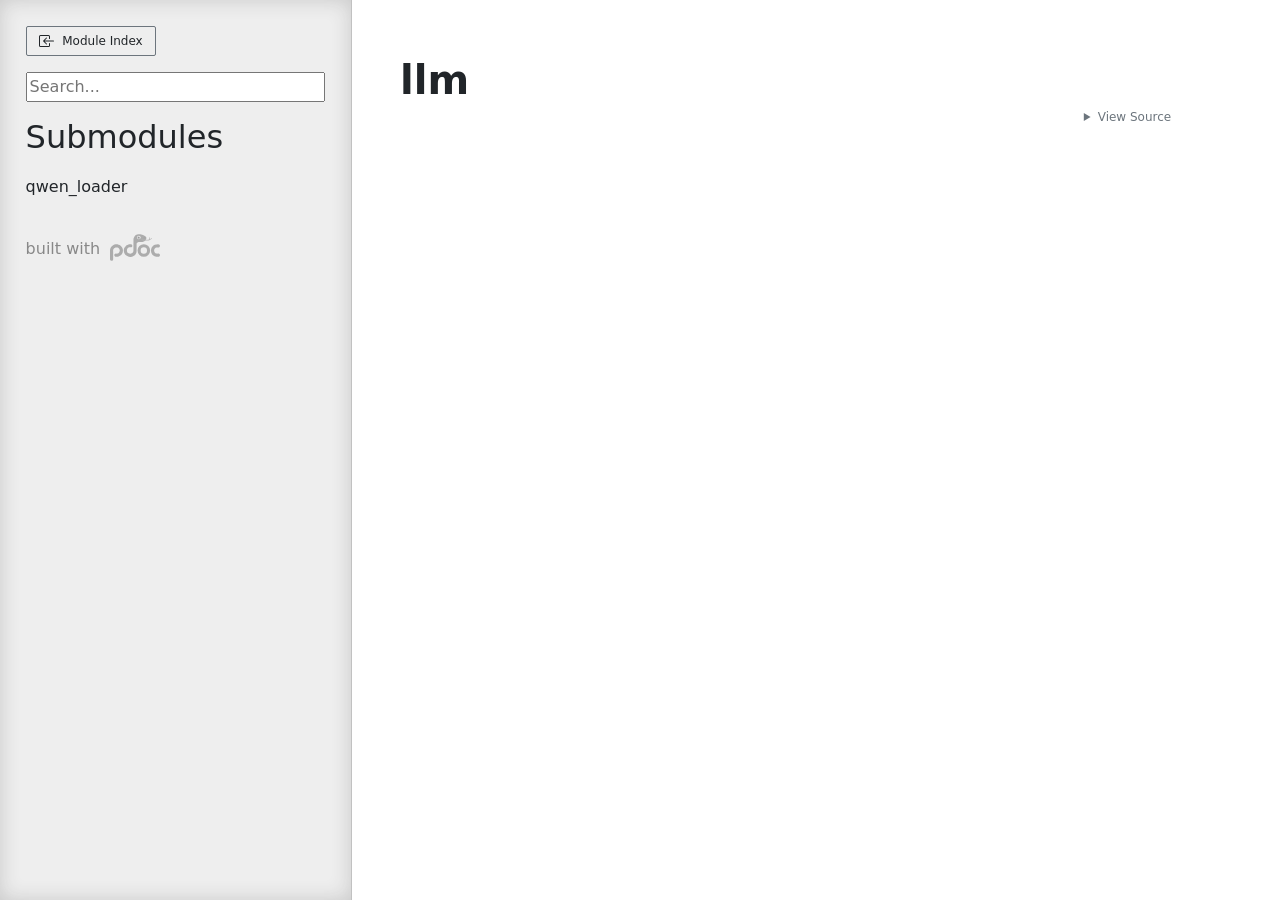
<file: docs/llm.html>
<!doctype html>
<html lang="en">
<head>
    <meta charset="utf-8">
    <meta name="viewport" content="width=device-width, initial-scale=1">
    <meta name="generator" content="pdoc 16.0.0"/>
    <title>llm API documentation</title>

    <style>/*! * Bootstrap Reboot v5.0.0 (https://getbootstrap.com/) * Copyright 2011-2021 The Bootstrap Authors * Copyright 2011-2021 Twitter, Inc. * Licensed under MIT (https://github.com/twbs/bootstrap/blob/main/LICENSE) * Forked from Normalize.css, licensed MIT (https://github.com/necolas/normalize.css/blob/master/LICENSE.md) */*,::after,::before{box-sizing:border-box}@media (prefers-reduced-motion:no-preference){:root{scroll-behavior:smooth}}body{margin:0;font-family:system-ui,-apple-system,"Segoe UI",Roboto,"Helvetica Neue",Arial,"Noto Sans","Liberation Sans",sans-serif,"Apple Color Emoji","Segoe UI Emoji","Segoe UI Symbol","Noto Color Emoji";font-size:1rem;font-weight:400;line-height:1.5;color:#212529;background-color:#fff;-webkit-text-size-adjust:100%;-webkit-tap-highlight-color:transparent}hr{margin:1rem 0;color:inherit;background-color:currentColor;border:0;opacity:.25}hr:not([size]){height:1px}h1,h2,h3,h4,h5,h6{margin-top:0;margin-bottom:.5rem;font-weight:500;line-height:1.2}h1{font-size:calc(1.375rem + 1.5vw)}@media (min-width:1200px){h1{font-size:2.5rem}}h2{font-size:calc(1.325rem + .9vw)}@media (min-width:1200px){h2{font-size:2rem}}h3{font-size:calc(1.3rem + .6vw)}@media (min-width:1200px){h3{font-size:1.75rem}}h4{font-size:calc(1.275rem + .3vw)}@media (min-width:1200px){h4{font-size:1.5rem}}h5{font-size:1.25rem}h6{font-size:1rem}p{margin-top:0;margin-bottom:1rem}abbr[data-bs-original-title],abbr[title]{-webkit-text-decoration:underline dotted;text-decoration:underline dotted;cursor:help;-webkit-text-decoration-skip-ink:none;text-decoration-skip-ink:none}address{margin-bottom:1rem;font-style:normal;line-height:inherit}ol,ul{padding-left:2rem}dl,ol,ul{margin-top:0;margin-bottom:1rem}ol ol,ol ul,ul ol,ul ul{margin-bottom:0}dt{font-weight:700}dd{margin-bottom:.5rem;margin-left:0}blockquote{margin:0 0 1rem}b,strong{font-weight:bolder}small{font-size:.875em}mark{padding:.2em;background-color:#fcf8e3}sub,sup{position:relative;font-size:.75em;line-height:0;vertical-align:baseline}sub{bottom:-.25em}sup{top:-.5em}a{color:#0d6efd;text-decoration:underline}a:hover{color:#0a58ca}a:not([href]):not([class]),a:not([href]):not([class]):hover{color:inherit;text-decoration:none}code,kbd,pre,samp{font-family:SFMono-Regular,Menlo,Monaco,Consolas,"Liberation Mono","Courier New",monospace;font-size:1em;direction:ltr;unicode-bidi:bidi-override}pre{display:block;margin-top:0;margin-bottom:1rem;overflow:auto;font-size:.875em}pre code{font-size:inherit;color:inherit;word-break:normal}code{font-size:.875em;color:#d63384;word-wrap:break-word}a>code{color:inherit}kbd{padding:.2rem .4rem;font-size:.875em;color:#fff;background-color:#212529;border-radius:.2rem}kbd kbd{padding:0;font-size:1em;font-weight:700}figure{margin:0 0 1rem}img,svg{vertical-align:middle}table{caption-side:bottom;border-collapse:collapse}caption{padding-top:.5rem;padding-bottom:.5rem;color:#6c757d;text-align:left}th{text-align:inherit;text-align:-webkit-match-parent}tbody,td,tfoot,th,thead,tr{border-color:inherit;border-style:solid;border-width:0}label{display:inline-block}button{border-radius:0}button:focus:not(:focus-visible){outline:0}button,input,optgroup,select,textarea{margin:0;font-family:inherit;font-size:inherit;line-height:inherit}button,select{text-transform:none}[role=button]{cursor:pointer}select{word-wrap:normal}select:disabled{opacity:1}[list]::-webkit-calendar-picker-indicator{display:none}[type=button],[type=reset],[type=submit],button{-webkit-appearance:button}[type=button]:not(:disabled),[type=reset]:not(:disabled),[type=submit]:not(:disabled),button:not(:disabled){cursor:pointer}::-moz-focus-inner{padding:0;border-style:none}textarea{resize:vertical}fieldset{min-width:0;padding:0;margin:0;border:0}legend{float:left;width:100%;padding:0;margin-bottom:.5rem;font-size:calc(1.275rem + .3vw);line-height:inherit}@media (min-width:1200px){legend{font-size:1.5rem}}legend+*{clear:left}::-webkit-datetime-edit-day-field,::-webkit-datetime-edit-fields-wrapper,::-webkit-datetime-edit-hour-field,::-webkit-datetime-edit-minute,::-webkit-datetime-edit-month-field,::-webkit-datetime-edit-text,::-webkit-datetime-edit-year-field{padding:0}::-webkit-inner-spin-button{height:auto}[type=search]{outline-offset:-2px;-webkit-appearance:textfield}::-webkit-search-decoration{-webkit-appearance:none}::-webkit-color-swatch-wrapper{padding:0}::file-selector-button{font:inherit}::-webkit-file-upload-button{font:inherit;-webkit-appearance:button}output{display:inline-block}iframe{border:0}summary{display:list-item;cursor:pointer}progress{vertical-align:baseline}[hidden]{display:none!important}</style>
    <style>/*! syntax-highlighting.css */pre{line-height:125%;}span.linenos{color:inherit; background-color:transparent; padding-left:5px; padding-right:20px;}.pdoc-code .hll{background-color:#ffffcc}.pdoc-code{background:#f8f8f8;}.pdoc-code .c{color:#3D7B7B; font-style:italic}.pdoc-code .err{border:1px solid #FF0000}.pdoc-code .k{color:#008000; font-weight:bold}.pdoc-code .o{color:#666666}.pdoc-code .ch{color:#3D7B7B; font-style:italic}.pdoc-code .cm{color:#3D7B7B; font-style:italic}.pdoc-code .cp{color:#9C6500}.pdoc-code .cpf{color:#3D7B7B; font-style:italic}.pdoc-code .c1{color:#3D7B7B; font-style:italic}.pdoc-code .cs{color:#3D7B7B; font-style:italic}.pdoc-code .gd{color:#A00000}.pdoc-code .ge{font-style:italic}.pdoc-code .gr{color:#E40000}.pdoc-code .gh{color:#000080; font-weight:bold}.pdoc-code .gi{color:#008400}.pdoc-code .go{color:#717171}.pdoc-code .gp{color:#000080; font-weight:bold}.pdoc-code .gs{font-weight:bold}.pdoc-code .gu{color:#800080; font-weight:bold}.pdoc-code .gt{color:#0044DD}.pdoc-code .kc{color:#008000; font-weight:bold}.pdoc-code .kd{color:#008000; font-weight:bold}.pdoc-code .kn{color:#008000; font-weight:bold}.pdoc-code .kp{color:#008000}.pdoc-code .kr{color:#008000; font-weight:bold}.pdoc-code .kt{color:#B00040}.pdoc-code .m{color:#666666}.pdoc-code .s{color:#BA2121}.pdoc-code .na{color:#687822}.pdoc-code .nb{color:#008000}.pdoc-code .nc{color:#0000FF; font-weight:bold}.pdoc-code .no{color:#880000}.pdoc-code .nd{color:#AA22FF}.pdoc-code .ni{color:#717171; font-weight:bold}.pdoc-code .ne{color:#CB3F38; font-weight:bold}.pdoc-code .nf{color:#0000FF}.pdoc-code .nl{color:#767600}.pdoc-code .nn{color:#0000FF; font-weight:bold}.pdoc-code .nt{color:#008000; font-weight:bold}.pdoc-code .nv{color:#19177C}.pdoc-code .ow{color:#AA22FF; font-weight:bold}.pdoc-code .w{color:#bbbbbb}.pdoc-code .mb{color:#666666}.pdoc-code .mf{color:#666666}.pdoc-code .mh{color:#666666}.pdoc-code .mi{color:#666666}.pdoc-code .mo{color:#666666}.pdoc-code .sa{color:#BA2121}.pdoc-code .sb{color:#BA2121}.pdoc-code .sc{color:#BA2121}.pdoc-code .dl{color:#BA2121}.pdoc-code .sd{color:#BA2121; font-style:italic}.pdoc-code .s2{color:#BA2121}.pdoc-code .se{color:#AA5D1F; font-weight:bold}.pdoc-code .sh{color:#BA2121}.pdoc-code .si{color:#A45A77; font-weight:bold}.pdoc-code .sx{color:#008000}.pdoc-code .sr{color:#A45A77}.pdoc-code .s1{color:#BA2121}.pdoc-code .ss{color:#19177C}.pdoc-code .bp{color:#008000}.pdoc-code .fm{color:#0000FF}.pdoc-code .vc{color:#19177C}.pdoc-code .vg{color:#19177C}.pdoc-code .vi{color:#19177C}.pdoc-code .vm{color:#19177C}.pdoc-code .il{color:#666666}</style>
    <style>/*! theme.css */:root{--pdoc-background:#fff;}.pdoc{--text:#212529;--muted:#6c757d;--link:#3660a5;--link-hover:#1659c5;--code:#f8f8f8;--active:#fff598;--accent:#eee;--accent2:#c1c1c1;--nav-hover:rgba(255, 255, 255, 0.5);--name:#0066BB;--def:#008800;--annotation:#007020;}</style>
    <style>/*! layout.css */html, body{width:100%;height:100%;}html, main{scroll-behavior:smooth;}body{background-color:var(--pdoc-background);}@media (max-width:769px){#navtoggle{cursor:pointer;position:absolute;width:50px;height:40px;top:1rem;right:1rem;border-color:var(--text);color:var(--text);display:flex;opacity:0.8;z-index:999;}#navtoggle:hover{opacity:1;}#togglestate + div{display:none;}#togglestate:checked + div{display:inherit;}main, header{padding:2rem 3vw;}header + main{margin-top:-3rem;}.git-button{display:none !important;}nav input[type="search"]{max-width:77%;}nav input[type="search"]:first-child{margin-top:-6px;}nav input[type="search"]:valid ~ *{display:none !important;}}@media (min-width:770px){:root{--sidebar-width:clamp(12.5rem, 28vw, 22rem);}nav{position:fixed;overflow:auto;height:100vh;width:var(--sidebar-width);}main, header{padding:3rem 2rem 3rem calc(var(--sidebar-width) + 3rem);width:calc(54rem + var(--sidebar-width));max-width:100%;}header + main{margin-top:-4rem;}#navtoggle{display:none;}}#togglestate{position:absolute;height:0;opacity:0;}nav.pdoc{--pad:clamp(0.5rem, 2vw, 1.75rem);--indent:1.5rem;background-color:var(--accent);border-right:1px solid var(--accent2);box-shadow:0 0 20px rgba(50, 50, 50, .2) inset;padding:0 0 0 var(--pad);overflow-wrap:anywhere;scrollbar-width:thin; scrollbar-color:var(--accent2) transparent; z-index:1}nav.pdoc::-webkit-scrollbar{width:.4rem; }nav.pdoc::-webkit-scrollbar-thumb{background-color:var(--accent2); }nav.pdoc > div{padding:var(--pad) 0;}nav.pdoc .module-list-button{display:inline-flex;align-items:center;color:var(--text);border-color:var(--muted);margin-bottom:1rem;}nav.pdoc .module-list-button:hover{border-color:var(--text);}nav.pdoc input[type=search]{display:block;outline-offset:0;width:calc(100% - var(--pad));}nav.pdoc .logo{max-width:calc(100% - var(--pad));max-height:35vh;display:block;margin:0 auto 1rem;transform:translate(calc(-.5 * var(--pad)), 0);}nav.pdoc ul{list-style:none;padding-left:0;}nav.pdoc > div > ul{margin-left:calc(0px - var(--pad));}nav.pdoc li a{padding:.2rem 0 .2rem calc(var(--pad) + var(--indent));}nav.pdoc > div > ul > li > a{padding-left:var(--pad);}nav.pdoc li{transition:all 100ms;}nav.pdoc li:hover{background-color:var(--nav-hover);}nav.pdoc a, nav.pdoc a:hover{color:var(--text);}nav.pdoc a{display:block;}nav.pdoc > h2:first-of-type{margin-top:1.5rem;}nav.pdoc .class:before{content:"class ";color:var(--muted);}nav.pdoc .function:after{content:"()";color:var(--muted);}nav.pdoc footer:before{content:"";display:block;width:calc(100% - var(--pad));border-top:solid var(--accent2) 1px;margin-top:1.5rem;padding-top:.5rem;}nav.pdoc footer{font-size:small;}</style>
    <style>/*! content.css */.pdoc{color:var(--text);box-sizing:border-box;line-height:1.5;background:none;}.pdoc .pdoc-button{cursor:pointer;display:inline-block;border:solid black 1px;border-radius:2px;font-size:.75rem;padding:calc(0.5em - 1px) 1em;transition:100ms all;}.pdoc .alert{padding:1rem 1rem 1rem calc(1.5rem + 24px);border:1px solid transparent;border-radius:.25rem;background-repeat:no-repeat;background-position:.75rem center;margin-bottom:1rem;}.pdoc .alert > em{display:none;}.pdoc .alert > *:last-child{margin-bottom:0;}.pdoc .alert.note{color:#084298;background-color:#cfe2ff;border-color:#b6d4fe;background-image:url("data:image/svg+xml,%3Csvg%20xmlns%3D%22http%3A//www.w3.org/2000/svg%22%20width%3D%2224%22%20height%3D%2224%22%20fill%3D%22%23084298%22%20viewBox%3D%220%200%2016%2016%22%3E%3Cpath%20d%3D%22M8%2016A8%208%200%201%200%208%200a8%208%200%200%200%200%2016zm.93-9.412-1%204.705c-.07.34.029.533.304.533.194%200%20.487-.07.686-.246l-.088.416c-.287.346-.92.598-1.465.598-.703%200-1.002-.422-.808-1.319l.738-3.468c.064-.293.006-.399-.287-.47l-.451-.081.082-.381%202.29-.287zM8%205.5a1%201%200%201%201%200-2%201%201%200%200%201%200%202z%22/%3E%3C/svg%3E");}.pdoc .alert.tip{color:#0a3622;background-color:#d1e7dd;border-color:#a3cfbb;background-image:url("data:image/svg+xml,%3Csvg%20xmlns%3D%22http%3A//www.w3.org/2000/svg%22%20width%3D%2224%22%20height%3D%2224%22%20fill%3D%22%230a3622%22%20viewBox%3D%220%200%2016%2016%22%3E%3Cpath%20d%3D%22M2%206a6%206%200%201%201%2010.174%204.31c-.203.196-.359.4-.453.619l-.762%201.769A.5.5%200%200%201%2010.5%2013a.5.5%200%200%201%200%201%20.5.5%200%200%201%200%201l-.224.447a1%201%200%200%201-.894.553H6.618a1%201%200%200%201-.894-.553L5.5%2015a.5.5%200%200%201%200-1%20.5.5%200%200%201%200-1%20.5.5%200%200%201-.46-.302l-.761-1.77a2%202%200%200%200-.453-.618A5.98%205.98%200%200%201%202%206m6-5a5%205%200%200%200-3.479%208.592c.263.254.514.564.676.941L5.83%2012h4.342l.632-1.467c.162-.377.413-.687.676-.941A5%205%200%200%200%208%201%22/%3E%3C/svg%3E");}.pdoc .alert.important{color:#055160;background-color:#cff4fc;border-color:#9eeaf9;background-image:url("data:image/svg+xml,%3Csvg%20xmlns%3D%22http%3A//www.w3.org/2000/svg%22%20width%3D%2224%22%20height%3D%2224%22%20fill%3D%22%23055160%22%20viewBox%3D%220%200%2016%2016%22%3E%3Cpath%20d%3D%22M2%200a2%202%200%200%200-2%202v12a2%202%200%200%200%202%202h12a2%202%200%200%200%202-2V2a2%202%200%200%200-2-2zm6%204c.535%200%20.954.462.9.995l-.35%203.507a.552.552%200%200%201-1.1%200L7.1%204.995A.905.905%200%200%201%208%204m.002%206a1%201%200%201%201%200%202%201%201%200%200%201%200-2%22/%3E%3C/svg%3E");}.pdoc .alert.warning{color:#664d03;background-color:#fff3cd;border-color:#ffecb5;background-image:url("data:image/svg+xml,%3Csvg%20xmlns%3D%22http%3A//www.w3.org/2000/svg%22%20width%3D%2224%22%20height%3D%2224%22%20fill%3D%22%23664d03%22%20viewBox%3D%220%200%2016%2016%22%3E%3Cpath%20d%3D%22M8.982%201.566a1.13%201.13%200%200%200-1.96%200L.165%2013.233c-.457.778.091%201.767.98%201.767h13.713c.889%200%201.438-.99.98-1.767L8.982%201.566zM8%205c.535%200%20.954.462.9.995l-.35%203.507a.552.552%200%200%201-1.1%200L7.1%205.995A.905.905%200%200%201%208%205zm.002%206a1%201%200%201%201%200%202%201%201%200%200%201%200-2z%22/%3E%3C/svg%3E");}.pdoc .alert.caution{color:#842029;background-color:#f8d7da;border-color:#f5c2c7;background-image:url("data:image/svg+xml,%3Csvg%20xmlns%3D%22http%3A//www.w3.org/2000/svg%22%20width%3D%2224%22%20height%3D%2224%22%20fill%3D%22%23842029%22%20viewBox%3D%220%200%2016%2016%22%3E%3Cpath%20d%3D%22M11.46.146A.5.5%200%200%200%2011.107%200H4.893a.5.5%200%200%200-.353.146L.146%204.54A.5.5%200%200%200%200%204.893v6.214a.5.5%200%200%200%20.146.353l4.394%204.394a.5.5%200%200%200%20.353.146h6.214a.5.5%200%200%200%20.353-.146l4.394-4.394a.5.5%200%200%200%20.146-.353V4.893a.5.5%200%200%200-.146-.353zM8%204c.535%200%20.954.462.9.995l-.35%203.507a.552.552%200%200%201-1.1%200L7.1%204.995A.905.905%200%200%201%208%204m.002%206a1%201%200%201%201%200%202%201%201%200%200%201%200-2%22/%3E%3C/svg%3E");}.pdoc .alert.danger{color:#842029;background-color:#f8d7da;border-color:#f5c2c7;background-image:url("data:image/svg+xml,%3Csvg%20xmlns%3D%22http%3A//www.w3.org/2000/svg%22%20width%3D%2224%22%20height%3D%2224%22%20fill%3D%22%23842029%22%20viewBox%3D%220%200%2016%2016%22%3E%3Cpath%20d%3D%22M5.52.359A.5.5%200%200%201%206%200h4a.5.5%200%200%201%20.474.658L8.694%206H12.5a.5.5%200%200%201%20.395.807l-7%209a.5.5%200%200%201-.873-.454L6.823%209.5H3.5a.5.5%200%200%201-.48-.641l2.5-8.5z%22/%3E%3C/svg%3E");}.pdoc .visually-hidden{position:absolute !important;width:1px !important;height:1px !important;padding:0 !important;margin:-1px !important;overflow:hidden !important;clip:rect(0, 0, 0, 0) !important;white-space:nowrap !important;border:0 !important;}.pdoc h1, .pdoc h2, .pdoc h3{font-weight:300;margin:.3em 0;padding:.2em 0;}.pdoc > section:not(.module-info) h1{font-size:1.5rem;font-weight:500;}.pdoc > section:not(.module-info) h2{font-size:1.4rem;font-weight:500;}.pdoc > section:not(.module-info) h3{font-size:1.3rem;font-weight:500;}.pdoc > section:not(.module-info) h4{font-size:1.2rem;}.pdoc > section:not(.module-info) h5{font-size:1.1rem;}.pdoc a{text-decoration:none;color:var(--link);}.pdoc a:hover{color:var(--link-hover);}.pdoc blockquote{margin-left:2rem;}.pdoc pre{border-top:1px solid var(--accent2);border-bottom:1px solid var(--accent2);margin-top:0;margin-bottom:1em;padding:.5rem 0 .5rem .5rem;overflow-x:auto;background-color:var(--code);}.pdoc code{color:var(--text);padding:.2em .4em;margin:0;font-size:85%;background-color:var(--accent);border-radius:6px;}.pdoc a > code{color:inherit;}.pdoc pre > code{display:inline-block;font-size:inherit;background:none;border:none;padding:0;}.pdoc > section:not(.module-info){margin-bottom:1.5rem;}.pdoc .modulename{margin-top:0;font-weight:bold;}.pdoc .modulename a{color:var(--link);transition:100ms all;}.pdoc .git-button{float:right;border:solid var(--link) 1px;}.pdoc .git-button:hover{background-color:var(--link);color:var(--pdoc-background);}.view-source-toggle-state,.view-source-toggle-state ~ .pdoc-code{display:none;}.view-source-toggle-state:checked ~ .pdoc-code{display:block;}.view-source-button{display:inline-block;float:right;font-size:.75rem;line-height:1.5rem;color:var(--muted);padding:0 .4rem 0 1.3rem;cursor:pointer;text-indent:-2px;}.view-source-button > span{visibility:hidden;}.module-info .view-source-button{float:none;display:flex;justify-content:flex-end;margin:-1.2rem .4rem -.2rem 0;}.view-source-button::before{position:absolute;content:"View Source";display:list-item;list-style-type:disclosure-closed;}.view-source-toggle-state:checked ~ .attr .view-source-button::before,.view-source-toggle-state:checked ~ .view-source-button::before{list-style-type:disclosure-open;}.pdoc .docstring{margin-bottom:1.5rem;}.pdoc section:not(.module-info) .docstring{margin-left:clamp(0rem, 5vw - 2rem, 1rem);}.pdoc .docstring .pdoc-code{margin-left:1em;margin-right:1em;}.pdoc h1:target,.pdoc h2:target,.pdoc h3:target,.pdoc h4:target,.pdoc h5:target,.pdoc h6:target,.pdoc .pdoc-code > pre > span:target{background-color:var(--active);box-shadow:-1rem 0 0 0 var(--active);}.pdoc .pdoc-code > pre > span:target{display:block;}.pdoc div:target > .attr,.pdoc section:target > .attr,.pdoc dd:target > a{background-color:var(--active);}.pdoc *{scroll-margin:2rem;}.pdoc .pdoc-code .linenos{user-select:none;}.pdoc .attr:hover{filter:contrast(0.95);}.pdoc section, .pdoc .classattr{position:relative;}.pdoc .headerlink{--width:clamp(1rem, 3vw, 2rem);position:absolute;top:0;left:calc(0rem - var(--width));transition:all 100ms ease-in-out;opacity:0;}.pdoc .headerlink::before{content:"#";display:block;text-align:center;width:var(--width);height:2.3rem;line-height:2.3rem;font-size:1.5rem;}.pdoc .attr:hover ~ .headerlink,.pdoc *:target > .headerlink,.pdoc .headerlink:hover{opacity:1;}.pdoc .attr{display:block;margin:.5rem 0 .5rem;padding:.4rem .4rem .4rem 1rem;background-color:var(--accent);overflow-x:auto;}.pdoc .classattr{margin-left:2rem;}.pdoc .decorator-deprecated{color:#842029;}.pdoc .decorator-deprecated ~ span{filter:grayscale(1) opacity(0.8);}.pdoc .name{color:var(--name);font-weight:bold;}.pdoc .def{color:var(--def);font-weight:bold;}.pdoc .signature{background-color:transparent;}.pdoc .param, .pdoc .return-annotation{white-space:pre;}.pdoc .signature.multiline .param{display:block;}.pdoc .signature.condensed .param{display:inline-block;}.pdoc .annotation{color:var(--annotation);}.pdoc .view-value-toggle-state,.pdoc .view-value-toggle-state ~ .default_value{display:none;}.pdoc .view-value-toggle-state:checked ~ .default_value{display:inherit;}.pdoc .view-value-button{font-size:.5rem;vertical-align:middle;border-style:dashed;margin-top:-0.1rem;}.pdoc .view-value-button:hover{background:white;}.pdoc .view-value-button::before{content:"show";text-align:center;width:2.2em;display:inline-block;}.pdoc .view-value-toggle-state:checked ~ .view-value-button::before{content:"hide";}.pdoc .inherited{margin-left:2rem;}.pdoc .inherited dt{font-weight:700;}.pdoc .inherited dt, .pdoc .inherited dd{display:inline;margin-left:0;margin-bottom:.5rem;}.pdoc .inherited dd:not(:last-child):after{content:", ";}.pdoc .inherited .class:before{content:"class ";}.pdoc .inherited .function a:after{content:"()";}.pdoc .search-result .docstring{overflow:auto;max-height:25vh;}.pdoc .search-result.focused > .attr{background-color:var(--active);}.pdoc .attribution{margin-top:2rem;display:block;opacity:0.5;transition:all 200ms;filter:grayscale(100%);}.pdoc .attribution:hover{opacity:1;filter:grayscale(0%);}.pdoc .attribution img{margin-left:5px;height:27px;vertical-align:bottom;width:50px;transition:all 200ms;}.pdoc table{display:block;width:max-content;max-width:100%;overflow:auto;margin-bottom:1rem;}.pdoc table th{font-weight:600;}.pdoc table th, .pdoc table td{padding:6px 13px;border:1px solid var(--accent2);}</style>
    <style>/*! custom.css */</style></head>
<body>
    <nav class="pdoc">
        <label id="navtoggle" for="togglestate" class="pdoc-button"><svg xmlns='http://www.w3.org/2000/svg' viewBox='0 0 30 30'><path stroke-linecap='round' stroke="currentColor" stroke-miterlimit='10' stroke-width='2' d='M4 7h22M4 15h22M4 23h22'/></svg></label>
        <input id="togglestate" type="checkbox" aria-hidden="true" tabindex="-1">
        <div>            <a class="pdoc-button module-list-button" href="index.html">
<svg xmlns="http://www.w3.org/2000/svg" width="16" height="16" fill="currentColor" class="bi bi-box-arrow-in-left" viewBox="0 0 16 16">
  <path fill-rule="evenodd" d="M10 3.5a.5.5 0 0 0-.5-.5h-8a.5.5 0 0 0-.5.5v9a.5.5 0 0 0 .5.5h8a.5.5 0 0 0 .5-.5v-2a.5.5 0 0 1 1 0v2A1.5 1.5 0 0 1 9.5 14h-8A1.5 1.5 0 0 1 0 12.5v-9A1.5 1.5 0 0 1 1.5 2h8A1.5 1.5 0 0 1 11 3.5v2a.5.5 0 0 1-1 0v-2z"/>
  <path fill-rule="evenodd" d="M4.146 8.354a.5.5 0 0 1 0-.708l3-3a.5.5 0 1 1 .708.708L5.707 7.5H14.5a.5.5 0 0 1 0 1H5.707l2.147 2.146a.5.5 0 0 1-.708.708l-3-3z"/>
</svg>                &nbsp;
                Module Index
            </a>


            <input type="search" placeholder="Search..." role="searchbox" aria-label="search"
                   pattern=".+" required>


            <h2>Submodules</h2>
            <ul>
                    <li><a href="llm/qwen_loader.html">qwen_loader</a></li>
            </ul>



        <a class="attribution" title="pdoc: Python API documentation generator" href="https://pdoc.dev" target="_blank">
            built with <span class="visually-hidden">pdoc</span><img
                alt="pdoc logo"
                src="data:image/svg+xml,%3Csvg%20xmlns%3D%22http%3A//www.w3.org/2000/svg%22%20role%3D%22img%22%20aria-label%3D%22pdoc%20logo%22%20width%3D%22300%22%20height%3D%22160%22%20viewBox%3D%220%200%20150%2080%22%3E%3Ctitle%3Epdoc%3C/title%3E%3Cpath%20d%3D%22M132.316%2048.886c.276-4.679%202.342-6.698%204.409-7.982s4.27-1.165%206.751-1.055c1.586.07%203.044.156%204.222-.482%201.142-.619%202.026-1.932%202.162-3.739.268-3.576-1.929-5.368-5.006-5.551s-7.599.524-10.517%201.606c-4.455%201.652-8.588%206.606-9.552%208.992s-2.342%206.193-1.745%2010.873%202.664%209.221%205.878%2011.79%205.878%203.808%2010.103%204.312%203.444.229%206.062.229%205.006-2.202%204.914-4.909-2.296-5.001-4.501-4.863-3.077.505-5.281.229-7.715-2.064-7.899-9.451z%22%20fill%3D%22%23198754%22/%3E%3Ccircle%20cx%3D%22101.504%22%20cy%3D%2248.943%22%20r%3D%2214.208%22%20fill%3D%22none%22%20stroke%3D%22%23198754%22%20stroke-width%3D%229.354%22/%3E%3Cpath%20d%3D%22M87.81.002c-3.637.065-5.001.454-7.014%201.232s-3.443%201.363-6.3%204.282c-1.723%201.76-3.148%205.019-3.776%207.329-.413%201.521-.316%202.63-.316%202.63l-.195%2034.612c.065%205.774-6.755%208.305-9.612%208.37s-9.678-1.038-9.743-9.408%207.128-9.521%208.362-9.521c1.413-.13%202.526-.021%203.718-.016%202.071.009%204.157-.778%204.092-4.671s-4.157-4.736-4.157-4.736c-6.3-.843-11.43%202.206-11.43%202.206S40.917%2038.15%2041.372%2049.634%2051.568%2068.19%2061.311%2068.125s18.316-7.007%2018.445-17.193l.13-22.772c.046-2.291%202.683-3.644%204.476-4.203.745-.232%201.694-.274%201.694-.274l10.457-.13s4.871-.324%207.729-3.114%204.352-6.294%204.352-6.294.974-3.049.13-4.606-.195-1.233-2.792-3.309-8.573-4.477-8.573-4.477S91.447-.063%2087.81.002zM0%2047.169l.065%2028.417S0%2080.127%204.481%2079.997s5.072-3.866%205.049-4.152l-.113-28.482s1.624-7.656%209.937-7.721%2010.002%206.942%2010.002%208.499-.909%2010.51-9.093%2010.51c-.948%200-2.99-.567-4.145-.272-3.919%201-3.194%204.554-3.194%204.554s.065%205.061%207.404%204.996%2018.575-6.034%2018.575-19.074S26.953%2030.04%2019.549%2029.91%201.234%2035.296%200%2047.169z%22%20fill%3D%22%23198754%22/%3E%3Cg%20transform%3D%22matrix%28.325601%200%200%20.325256%20-10.32669%20-45.802786%29%22%3E%3Ccircle%20cx%3D%22297.554%22%20cy%3D%22172.286%22%20r%3D%2216.5%22%20fill%3D%22%23fff%22/%3E%3Cellipse%20cx%3D%22297.709%22%20cy%3D%22172.642%22%20rx%3D%2211.071%22%20ry%3D%2210.871%22%20fill%3D%22%23105a48%22/%3E%3Ccircle%20cx%3D%22304.104%22%20cy%3D%22167.667%22%20r%3D%224.5%22%20fill%3D%22%23fff%22/%3E%3C/g%3E%3Cpath%20d%3D%22M94.661%2017.032l.893-1.476s.99.714%201.916.925%201.575.114%202.955.114l14.565-.162c1.283-.032%203.085-.762%203.02-3.293s-.373-3.503-.373-3.503l1.283-.487s.52.503.877%201.573.309%201.995.292%202.66-.227%201.541-.227%201.541%201.564-.308%202.359-1.038.823-.779%201.489-1.508.812-.86.812-.86.552-.13.877.26.341.957.065%201.46-1.672%202.206-3.247%203.066-2.76%201.427-3.929%201.768-3.848.73-7.063.714l-10.944-.114s-2.143-.081-3.02-.373-2.241-.973-2.598-1.265z%22%20fill%3D%22%23d36d49%22/%3E%3Cg%20fill%3D%22%23105a48%22%3E%3Cellipse%20cx%3D%2293.052%22%20cy%3D%2243.567%22%20rx%3D%22.869%22%20ry%3D%221.014%22%20transform%3D%22rotate%28341.022%29%22/%3E%3Cellipse%20cx%3D%22104.3%22%20cy%3D%22-16.184%22%20rx%3D%22.865%22%20ry%3D%221.009%22%20transform%3D%22rotate%2814.786%29%22/%3E%3C/g%3E%3C/svg%3E"/>
        </a>
</div>
    </nav>
    <main class="pdoc">
            <section class="module-info">
                    <h1 class="modulename">
llm    </h1>

                
                        <input id="mod-llm-view-source" class="view-source-toggle-state" type="checkbox" aria-hidden="true" tabindex="-1">

                        <label class="view-source-button" for="mod-llm-view-source"><span>View Source</span></label>

                        <div class="pdoc-code codehilite"><pre><span></span><span id="L-1"><a href="#L-1"><span class="linenos">1</span></a><span class="kn">from</span><span class="w"> </span><span class="nn">.qwen_loader</span><span class="w"> </span><span class="kn">import</span> <span class="n">get_llm</span>
</span></pre></div>


            </section>
    </main>
<script>
    function escapeHTML(html) {
        return document.createElement('div').appendChild(document.createTextNode(html)).parentNode.innerHTML;
    }

    const originalContent = document.querySelector("main.pdoc");
    let currentContent = originalContent;

    function setContent(innerHTML) {
        let elem;
        if (innerHTML) {
            elem = document.createElement("main");
            elem.classList.add("pdoc");
            elem.innerHTML = innerHTML;
        } else {
            elem = originalContent;
        }
        if (currentContent !== elem) {
            currentContent.replaceWith(elem);
            currentContent = elem;
        }
    }

    function getSearchTerm() {
        return (new URL(window.location)).searchParams.get("search");
    }

    const searchBox = document.querySelector(".pdoc input[type=search]");
    searchBox.addEventListener("input", function () {
        let url = new URL(window.location);
        if (searchBox.value.trim()) {
            url.hash = "";
            url.searchParams.set("search", searchBox.value);
        } else {
            url.searchParams.delete("search");
        }
        history.replaceState("", "", url.toString());
        onInput();
    });
    window.addEventListener("popstate", onInput);


    let search, searchErr;

    async function initialize() {
        try {
            search = await new Promise((resolve, reject) => {
                const script = document.createElement("script");
                script.type = "text/javascript";
                script.async = true;
                script.onload = () => resolve(window.pdocSearch);
                script.onerror = (e) => reject(e);
                script.src = "search.js";
                document.getElementsByTagName("head")[0].appendChild(script);
            });
        } catch (e) {
            console.error("Cannot fetch pdoc search index");
            searchErr = "Cannot fetch search index.";
        }
        onInput();

        document.querySelector("nav.pdoc").addEventListener("click", e => {
            if (e.target.hash) {
                searchBox.value = "";
                searchBox.dispatchEvent(new Event("input"));
            }
        });
    }

    function onInput() {
        setContent((() => {
            const term = getSearchTerm();
            if (!term) {
                return null
            }
            if (searchErr) {
                return `<h3>Error: ${searchErr}</h3>`
            }
            if (!search) {
                return "<h3>Searching...</h3>"
            }

            window.scrollTo({top: 0, left: 0, behavior: 'auto'});

            const results = search(term);

            let html;
            if (results.length === 0) {
                html = `No search results for '${escapeHTML(term)}'.`
            } else {
                html = `<h4>${results.length} search result${results.length > 1 ? "s" : ""} for '${escapeHTML(term)}'.</h4>`;
            }
            for (let result of results.slice(0, 10)) {
                let doc = result.doc;
                let url = `${doc.modulename.replaceAll(".", "/")}.html`;
                if (doc.qualname) {
                    url += `#${doc.qualname}`;
                }

                let heading;
                switch (result.doc.kind) {
                    case "function":
                        if (doc.fullname.endsWith(".__init__")) {
                            heading = `<span class="name">${doc.fullname.replace(/\.__init__$/, "")}</span>${doc.signature}`;
                        } else {
                            heading = `<span class="def">${doc.funcdef}</span> <span class="name">${doc.fullname}</span>${doc.signature}`;
                        }
                        break;
                    case "class":
                        heading = `<span class="def">class</span> <span class="name">${doc.fullname}</span>`;
                        if (doc.bases)
                            heading += `<wbr>(<span class="base">${doc.bases}</span>)`;
                        heading += `:`;
                        break;
                    case "variable":
                        heading = `<span class="name">${doc.fullname}</span>`;
                        if (doc.annotation)
                            heading += `<span class="annotation">${doc.annotation}</span>`;
                        if (doc.default_value)
                            heading += `<span class="default_value"> = ${doc.default_value}</span>`;
                        break;
                    default:
                        heading = `<span class="name">${doc.fullname}</span>`;
                        break;
                }
                html += `
                        <section class="search-result">
                        <a href="${url}" class="attr ${doc.kind}">${heading}</a>
                        <div class="docstring">${doc.doc}</div>
                        </section>
                    `;

            }
            return html;
        })());
    }

    if (getSearchTerm()) {
        initialize();
        searchBox.value = getSearchTerm();
        onInput();
    } else {
        searchBox.addEventListener("focus", initialize, {once: true});
    }

    searchBox.addEventListener("keydown", e => {
        if (["ArrowDown", "ArrowUp", "Enter"].includes(e.key)) {
            let focused = currentContent.querySelector(".search-result.focused");
            if (!focused) {
                currentContent.querySelector(".search-result").classList.add("focused");
            } else if (
                e.key === "ArrowDown"
                && focused.nextElementSibling
                && focused.nextElementSibling.classList.contains("search-result")
            ) {
                focused.classList.remove("focused");
                focused.nextElementSibling.classList.add("focused");
                focused.nextElementSibling.scrollIntoView({
                    behavior: "smooth",
                    block: "nearest",
                    inline: "nearest"
                });
            } else if (
                e.key === "ArrowUp"
                && focused.previousElementSibling
                && focused.previousElementSibling.classList.contains("search-result")
            ) {
                focused.classList.remove("focused");
                focused.previousElementSibling.classList.add("focused");
                focused.previousElementSibling.scrollIntoView({
                    behavior: "smooth",
                    block: "nearest",
                    inline: "nearest"
                });
            } else if (
                e.key === "Enter"
            ) {
                focused.querySelector("a").click();
            }
        }
    });
</script></body>
</html>
</file>
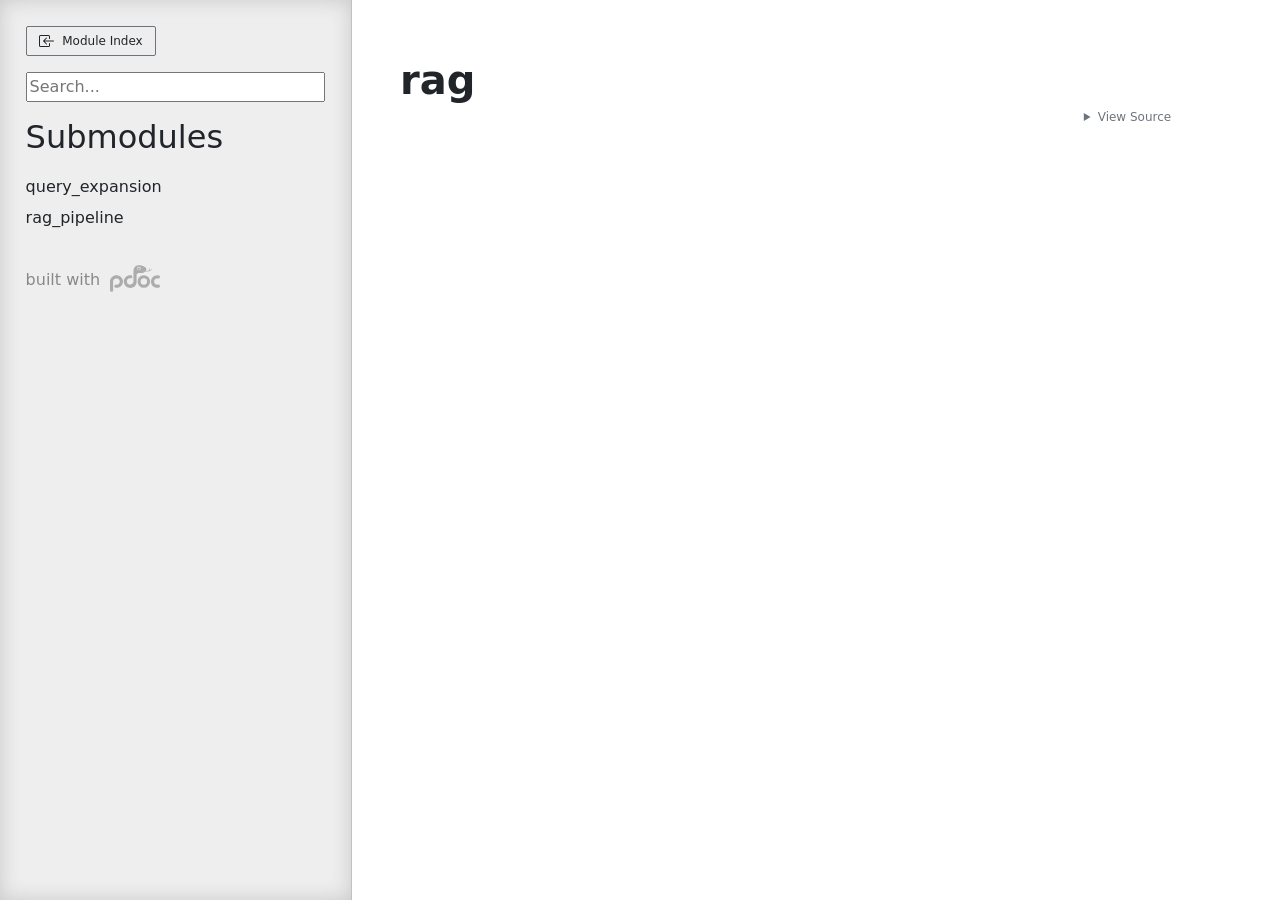
<file: docs/rag.html>
<!doctype html>
<html lang="en">
<head>
    <meta charset="utf-8">
    <meta name="viewport" content="width=device-width, initial-scale=1">
    <meta name="generator" content="pdoc 16.0.0"/>
    <title>rag API documentation</title>

    <style>/*! * Bootstrap Reboot v5.0.0 (https://getbootstrap.com/) * Copyright 2011-2021 The Bootstrap Authors * Copyright 2011-2021 Twitter, Inc. * Licensed under MIT (https://github.com/twbs/bootstrap/blob/main/LICENSE) * Forked from Normalize.css, licensed MIT (https://github.com/necolas/normalize.css/blob/master/LICENSE.md) */*,::after,::before{box-sizing:border-box}@media (prefers-reduced-motion:no-preference){:root{scroll-behavior:smooth}}body{margin:0;font-family:system-ui,-apple-system,"Segoe UI",Roboto,"Helvetica Neue",Arial,"Noto Sans","Liberation Sans",sans-serif,"Apple Color Emoji","Segoe UI Emoji","Segoe UI Symbol","Noto Color Emoji";font-size:1rem;font-weight:400;line-height:1.5;color:#212529;background-color:#fff;-webkit-text-size-adjust:100%;-webkit-tap-highlight-color:transparent}hr{margin:1rem 0;color:inherit;background-color:currentColor;border:0;opacity:.25}hr:not([size]){height:1px}h1,h2,h3,h4,h5,h6{margin-top:0;margin-bottom:.5rem;font-weight:500;line-height:1.2}h1{font-size:calc(1.375rem + 1.5vw)}@media (min-width:1200px){h1{font-size:2.5rem}}h2{font-size:calc(1.325rem + .9vw)}@media (min-width:1200px){h2{font-size:2rem}}h3{font-size:calc(1.3rem + .6vw)}@media (min-width:1200px){h3{font-size:1.75rem}}h4{font-size:calc(1.275rem + .3vw)}@media (min-width:1200px){h4{font-size:1.5rem}}h5{font-size:1.25rem}h6{font-size:1rem}p{margin-top:0;margin-bottom:1rem}abbr[data-bs-original-title],abbr[title]{-webkit-text-decoration:underline dotted;text-decoration:underline dotted;cursor:help;-webkit-text-decoration-skip-ink:none;text-decoration-skip-ink:none}address{margin-bottom:1rem;font-style:normal;line-height:inherit}ol,ul{padding-left:2rem}dl,ol,ul{margin-top:0;margin-bottom:1rem}ol ol,ol ul,ul ol,ul ul{margin-bottom:0}dt{font-weight:700}dd{margin-bottom:.5rem;margin-left:0}blockquote{margin:0 0 1rem}b,strong{font-weight:bolder}small{font-size:.875em}mark{padding:.2em;background-color:#fcf8e3}sub,sup{position:relative;font-size:.75em;line-height:0;vertical-align:baseline}sub{bottom:-.25em}sup{top:-.5em}a{color:#0d6efd;text-decoration:underline}a:hover{color:#0a58ca}a:not([href]):not([class]),a:not([href]):not([class]):hover{color:inherit;text-decoration:none}code,kbd,pre,samp{font-family:SFMono-Regular,Menlo,Monaco,Consolas,"Liberation Mono","Courier New",monospace;font-size:1em;direction:ltr;unicode-bidi:bidi-override}pre{display:block;margin-top:0;margin-bottom:1rem;overflow:auto;font-size:.875em}pre code{font-size:inherit;color:inherit;word-break:normal}code{font-size:.875em;color:#d63384;word-wrap:break-word}a>code{color:inherit}kbd{padding:.2rem .4rem;font-size:.875em;color:#fff;background-color:#212529;border-radius:.2rem}kbd kbd{padding:0;font-size:1em;font-weight:700}figure{margin:0 0 1rem}img,svg{vertical-align:middle}table{caption-side:bottom;border-collapse:collapse}caption{padding-top:.5rem;padding-bottom:.5rem;color:#6c757d;text-align:left}th{text-align:inherit;text-align:-webkit-match-parent}tbody,td,tfoot,th,thead,tr{border-color:inherit;border-style:solid;border-width:0}label{display:inline-block}button{border-radius:0}button:focus:not(:focus-visible){outline:0}button,input,optgroup,select,textarea{margin:0;font-family:inherit;font-size:inherit;line-height:inherit}button,select{text-transform:none}[role=button]{cursor:pointer}select{word-wrap:normal}select:disabled{opacity:1}[list]::-webkit-calendar-picker-indicator{display:none}[type=button],[type=reset],[type=submit],button{-webkit-appearance:button}[type=button]:not(:disabled),[type=reset]:not(:disabled),[type=submit]:not(:disabled),button:not(:disabled){cursor:pointer}::-moz-focus-inner{padding:0;border-style:none}textarea{resize:vertical}fieldset{min-width:0;padding:0;margin:0;border:0}legend{float:left;width:100%;padding:0;margin-bottom:.5rem;font-size:calc(1.275rem + .3vw);line-height:inherit}@media (min-width:1200px){legend{font-size:1.5rem}}legend+*{clear:left}::-webkit-datetime-edit-day-field,::-webkit-datetime-edit-fields-wrapper,::-webkit-datetime-edit-hour-field,::-webkit-datetime-edit-minute,::-webkit-datetime-edit-month-field,::-webkit-datetime-edit-text,::-webkit-datetime-edit-year-field{padding:0}::-webkit-inner-spin-button{height:auto}[type=search]{outline-offset:-2px;-webkit-appearance:textfield}::-webkit-search-decoration{-webkit-appearance:none}::-webkit-color-swatch-wrapper{padding:0}::file-selector-button{font:inherit}::-webkit-file-upload-button{font:inherit;-webkit-appearance:button}output{display:inline-block}iframe{border:0}summary{display:list-item;cursor:pointer}progress{vertical-align:baseline}[hidden]{display:none!important}</style>
    <style>/*! syntax-highlighting.css */pre{line-height:125%;}span.linenos{color:inherit; background-color:transparent; padding-left:5px; padding-right:20px;}.pdoc-code .hll{background-color:#ffffcc}.pdoc-code{background:#f8f8f8;}.pdoc-code .c{color:#3D7B7B; font-style:italic}.pdoc-code .err{border:1px solid #FF0000}.pdoc-code .k{color:#008000; font-weight:bold}.pdoc-code .o{color:#666666}.pdoc-code .ch{color:#3D7B7B; font-style:italic}.pdoc-code .cm{color:#3D7B7B; font-style:italic}.pdoc-code .cp{color:#9C6500}.pdoc-code .cpf{color:#3D7B7B; font-style:italic}.pdoc-code .c1{color:#3D7B7B; font-style:italic}.pdoc-code .cs{color:#3D7B7B; font-style:italic}.pdoc-code .gd{color:#A00000}.pdoc-code .ge{font-style:italic}.pdoc-code .gr{color:#E40000}.pdoc-code .gh{color:#000080; font-weight:bold}.pdoc-code .gi{color:#008400}.pdoc-code .go{color:#717171}.pdoc-code .gp{color:#000080; font-weight:bold}.pdoc-code .gs{font-weight:bold}.pdoc-code .gu{color:#800080; font-weight:bold}.pdoc-code .gt{color:#0044DD}.pdoc-code .kc{color:#008000; font-weight:bold}.pdoc-code .kd{color:#008000; font-weight:bold}.pdoc-code .kn{color:#008000; font-weight:bold}.pdoc-code .kp{color:#008000}.pdoc-code .kr{color:#008000; font-weight:bold}.pdoc-code .kt{color:#B00040}.pdoc-code .m{color:#666666}.pdoc-code .s{color:#BA2121}.pdoc-code .na{color:#687822}.pdoc-code .nb{color:#008000}.pdoc-code .nc{color:#0000FF; font-weight:bold}.pdoc-code .no{color:#880000}.pdoc-code .nd{color:#AA22FF}.pdoc-code .ni{color:#717171; font-weight:bold}.pdoc-code .ne{color:#CB3F38; font-weight:bold}.pdoc-code .nf{color:#0000FF}.pdoc-code .nl{color:#767600}.pdoc-code .nn{color:#0000FF; font-weight:bold}.pdoc-code .nt{color:#008000; font-weight:bold}.pdoc-code .nv{color:#19177C}.pdoc-code .ow{color:#AA22FF; font-weight:bold}.pdoc-code .w{color:#bbbbbb}.pdoc-code .mb{color:#666666}.pdoc-code .mf{color:#666666}.pdoc-code .mh{color:#666666}.pdoc-code .mi{color:#666666}.pdoc-code .mo{color:#666666}.pdoc-code .sa{color:#BA2121}.pdoc-code .sb{color:#BA2121}.pdoc-code .sc{color:#BA2121}.pdoc-code .dl{color:#BA2121}.pdoc-code .sd{color:#BA2121; font-style:italic}.pdoc-code .s2{color:#BA2121}.pdoc-code .se{color:#AA5D1F; font-weight:bold}.pdoc-code .sh{color:#BA2121}.pdoc-code .si{color:#A45A77; font-weight:bold}.pdoc-code .sx{color:#008000}.pdoc-code .sr{color:#A45A77}.pdoc-code .s1{color:#BA2121}.pdoc-code .ss{color:#19177C}.pdoc-code .bp{color:#008000}.pdoc-code .fm{color:#0000FF}.pdoc-code .vc{color:#19177C}.pdoc-code .vg{color:#19177C}.pdoc-code .vi{color:#19177C}.pdoc-code .vm{color:#19177C}.pdoc-code .il{color:#666666}</style>
    <style>/*! theme.css */:root{--pdoc-background:#fff;}.pdoc{--text:#212529;--muted:#6c757d;--link:#3660a5;--link-hover:#1659c5;--code:#f8f8f8;--active:#fff598;--accent:#eee;--accent2:#c1c1c1;--nav-hover:rgba(255, 255, 255, 0.5);--name:#0066BB;--def:#008800;--annotation:#007020;}</style>
    <style>/*! layout.css */html, body{width:100%;height:100%;}html, main{scroll-behavior:smooth;}body{background-color:var(--pdoc-background);}@media (max-width:769px){#navtoggle{cursor:pointer;position:absolute;width:50px;height:40px;top:1rem;right:1rem;border-color:var(--text);color:var(--text);display:flex;opacity:0.8;z-index:999;}#navtoggle:hover{opacity:1;}#togglestate + div{display:none;}#togglestate:checked + div{display:inherit;}main, header{padding:2rem 3vw;}header + main{margin-top:-3rem;}.git-button{display:none !important;}nav input[type="search"]{max-width:77%;}nav input[type="search"]:first-child{margin-top:-6px;}nav input[type="search"]:valid ~ *{display:none !important;}}@media (min-width:770px){:root{--sidebar-width:clamp(12.5rem, 28vw, 22rem);}nav{position:fixed;overflow:auto;height:100vh;width:var(--sidebar-width);}main, header{padding:3rem 2rem 3rem calc(var(--sidebar-width) + 3rem);width:calc(54rem + var(--sidebar-width));max-width:100%;}header + main{margin-top:-4rem;}#navtoggle{display:none;}}#togglestate{position:absolute;height:0;opacity:0;}nav.pdoc{--pad:clamp(0.5rem, 2vw, 1.75rem);--indent:1.5rem;background-color:var(--accent);border-right:1px solid var(--accent2);box-shadow:0 0 20px rgba(50, 50, 50, .2) inset;padding:0 0 0 var(--pad);overflow-wrap:anywhere;scrollbar-width:thin; scrollbar-color:var(--accent2) transparent; z-index:1}nav.pdoc::-webkit-scrollbar{width:.4rem; }nav.pdoc::-webkit-scrollbar-thumb{background-color:var(--accent2); }nav.pdoc > div{padding:var(--pad) 0;}nav.pdoc .module-list-button{display:inline-flex;align-items:center;color:var(--text);border-color:var(--muted);margin-bottom:1rem;}nav.pdoc .module-list-button:hover{border-color:var(--text);}nav.pdoc input[type=search]{display:block;outline-offset:0;width:calc(100% - var(--pad));}nav.pdoc .logo{max-width:calc(100% - var(--pad));max-height:35vh;display:block;margin:0 auto 1rem;transform:translate(calc(-.5 * var(--pad)), 0);}nav.pdoc ul{list-style:none;padding-left:0;}nav.pdoc > div > ul{margin-left:calc(0px - var(--pad));}nav.pdoc li a{padding:.2rem 0 .2rem calc(var(--pad) + var(--indent));}nav.pdoc > div > ul > li > a{padding-left:var(--pad);}nav.pdoc li{transition:all 100ms;}nav.pdoc li:hover{background-color:var(--nav-hover);}nav.pdoc a, nav.pdoc a:hover{color:var(--text);}nav.pdoc a{display:block;}nav.pdoc > h2:first-of-type{margin-top:1.5rem;}nav.pdoc .class:before{content:"class ";color:var(--muted);}nav.pdoc .function:after{content:"()";color:var(--muted);}nav.pdoc footer:before{content:"";display:block;width:calc(100% - var(--pad));border-top:solid var(--accent2) 1px;margin-top:1.5rem;padding-top:.5rem;}nav.pdoc footer{font-size:small;}</style>
    <style>/*! content.css */.pdoc{color:var(--text);box-sizing:border-box;line-height:1.5;background:none;}.pdoc .pdoc-button{cursor:pointer;display:inline-block;border:solid black 1px;border-radius:2px;font-size:.75rem;padding:calc(0.5em - 1px) 1em;transition:100ms all;}.pdoc .alert{padding:1rem 1rem 1rem calc(1.5rem + 24px);border:1px solid transparent;border-radius:.25rem;background-repeat:no-repeat;background-position:.75rem center;margin-bottom:1rem;}.pdoc .alert > em{display:none;}.pdoc .alert > *:last-child{margin-bottom:0;}.pdoc .alert.note{color:#084298;background-color:#cfe2ff;border-color:#b6d4fe;background-image:url("data:image/svg+xml,%3Csvg%20xmlns%3D%22http%3A//www.w3.org/2000/svg%22%20width%3D%2224%22%20height%3D%2224%22%20fill%3D%22%23084298%22%20viewBox%3D%220%200%2016%2016%22%3E%3Cpath%20d%3D%22M8%2016A8%208%200%201%200%208%200a8%208%200%200%200%200%2016zm.93-9.412-1%204.705c-.07.34.029.533.304.533.194%200%20.487-.07.686-.246l-.088.416c-.287.346-.92.598-1.465.598-.703%200-1.002-.422-.808-1.319l.738-3.468c.064-.293.006-.399-.287-.47l-.451-.081.082-.381%202.29-.287zM8%205.5a1%201%200%201%201%200-2%201%201%200%200%201%200%202z%22/%3E%3C/svg%3E");}.pdoc .alert.tip{color:#0a3622;background-color:#d1e7dd;border-color:#a3cfbb;background-image:url("data:image/svg+xml,%3Csvg%20xmlns%3D%22http%3A//www.w3.org/2000/svg%22%20width%3D%2224%22%20height%3D%2224%22%20fill%3D%22%230a3622%22%20viewBox%3D%220%200%2016%2016%22%3E%3Cpath%20d%3D%22M2%206a6%206%200%201%201%2010.174%204.31c-.203.196-.359.4-.453.619l-.762%201.769A.5.5%200%200%201%2010.5%2013a.5.5%200%200%201%200%201%20.5.5%200%200%201%200%201l-.224.447a1%201%200%200%201-.894.553H6.618a1%201%200%200%201-.894-.553L5.5%2015a.5.5%200%200%201%200-1%20.5.5%200%200%201%200-1%20.5.5%200%200%201-.46-.302l-.761-1.77a2%202%200%200%200-.453-.618A5.98%205.98%200%200%201%202%206m6-5a5%205%200%200%200-3.479%208.592c.263.254.514.564.676.941L5.83%2012h4.342l.632-1.467c.162-.377.413-.687.676-.941A5%205%200%200%200%208%201%22/%3E%3C/svg%3E");}.pdoc .alert.important{color:#055160;background-color:#cff4fc;border-color:#9eeaf9;background-image:url("data:image/svg+xml,%3Csvg%20xmlns%3D%22http%3A//www.w3.org/2000/svg%22%20width%3D%2224%22%20height%3D%2224%22%20fill%3D%22%23055160%22%20viewBox%3D%220%200%2016%2016%22%3E%3Cpath%20d%3D%22M2%200a2%202%200%200%200-2%202v12a2%202%200%200%200%202%202h12a2%202%200%200%200%202-2V2a2%202%200%200%200-2-2zm6%204c.535%200%20.954.462.9.995l-.35%203.507a.552.552%200%200%201-1.1%200L7.1%204.995A.905.905%200%200%201%208%204m.002%206a1%201%200%201%201%200%202%201%201%200%200%201%200-2%22/%3E%3C/svg%3E");}.pdoc .alert.warning{color:#664d03;background-color:#fff3cd;border-color:#ffecb5;background-image:url("data:image/svg+xml,%3Csvg%20xmlns%3D%22http%3A//www.w3.org/2000/svg%22%20width%3D%2224%22%20height%3D%2224%22%20fill%3D%22%23664d03%22%20viewBox%3D%220%200%2016%2016%22%3E%3Cpath%20d%3D%22M8.982%201.566a1.13%201.13%200%200%200-1.96%200L.165%2013.233c-.457.778.091%201.767.98%201.767h13.713c.889%200%201.438-.99.98-1.767L8.982%201.566zM8%205c.535%200%20.954.462.9.995l-.35%203.507a.552.552%200%200%201-1.1%200L7.1%205.995A.905.905%200%200%201%208%205zm.002%206a1%201%200%201%201%200%202%201%201%200%200%201%200-2z%22/%3E%3C/svg%3E");}.pdoc .alert.caution{color:#842029;background-color:#f8d7da;border-color:#f5c2c7;background-image:url("data:image/svg+xml,%3Csvg%20xmlns%3D%22http%3A//www.w3.org/2000/svg%22%20width%3D%2224%22%20height%3D%2224%22%20fill%3D%22%23842029%22%20viewBox%3D%220%200%2016%2016%22%3E%3Cpath%20d%3D%22M11.46.146A.5.5%200%200%200%2011.107%200H4.893a.5.5%200%200%200-.353.146L.146%204.54A.5.5%200%200%200%200%204.893v6.214a.5.5%200%200%200%20.146.353l4.394%204.394a.5.5%200%200%200%20.353.146h6.214a.5.5%200%200%200%20.353-.146l4.394-4.394a.5.5%200%200%200%20.146-.353V4.893a.5.5%200%200%200-.146-.353zM8%204c.535%200%20.954.462.9.995l-.35%203.507a.552.552%200%200%201-1.1%200L7.1%204.995A.905.905%200%200%201%208%204m.002%206a1%201%200%201%201%200%202%201%201%200%200%201%200-2%22/%3E%3C/svg%3E");}.pdoc .alert.danger{color:#842029;background-color:#f8d7da;border-color:#f5c2c7;background-image:url("data:image/svg+xml,%3Csvg%20xmlns%3D%22http%3A//www.w3.org/2000/svg%22%20width%3D%2224%22%20height%3D%2224%22%20fill%3D%22%23842029%22%20viewBox%3D%220%200%2016%2016%22%3E%3Cpath%20d%3D%22M5.52.359A.5.5%200%200%201%206%200h4a.5.5%200%200%201%20.474.658L8.694%206H12.5a.5.5%200%200%201%20.395.807l-7%209a.5.5%200%200%201-.873-.454L6.823%209.5H3.5a.5.5%200%200%201-.48-.641l2.5-8.5z%22/%3E%3C/svg%3E");}.pdoc .visually-hidden{position:absolute !important;width:1px !important;height:1px !important;padding:0 !important;margin:-1px !important;overflow:hidden !important;clip:rect(0, 0, 0, 0) !important;white-space:nowrap !important;border:0 !important;}.pdoc h1, .pdoc h2, .pdoc h3{font-weight:300;margin:.3em 0;padding:.2em 0;}.pdoc > section:not(.module-info) h1{font-size:1.5rem;font-weight:500;}.pdoc > section:not(.module-info) h2{font-size:1.4rem;font-weight:500;}.pdoc > section:not(.module-info) h3{font-size:1.3rem;font-weight:500;}.pdoc > section:not(.module-info) h4{font-size:1.2rem;}.pdoc > section:not(.module-info) h5{font-size:1.1rem;}.pdoc a{text-decoration:none;color:var(--link);}.pdoc a:hover{color:var(--link-hover);}.pdoc blockquote{margin-left:2rem;}.pdoc pre{border-top:1px solid var(--accent2);border-bottom:1px solid var(--accent2);margin-top:0;margin-bottom:1em;padding:.5rem 0 .5rem .5rem;overflow-x:auto;background-color:var(--code);}.pdoc code{color:var(--text);padding:.2em .4em;margin:0;font-size:85%;background-color:var(--accent);border-radius:6px;}.pdoc a > code{color:inherit;}.pdoc pre > code{display:inline-block;font-size:inherit;background:none;border:none;padding:0;}.pdoc > section:not(.module-info){margin-bottom:1.5rem;}.pdoc .modulename{margin-top:0;font-weight:bold;}.pdoc .modulename a{color:var(--link);transition:100ms all;}.pdoc .git-button{float:right;border:solid var(--link) 1px;}.pdoc .git-button:hover{background-color:var(--link);color:var(--pdoc-background);}.view-source-toggle-state,.view-source-toggle-state ~ .pdoc-code{display:none;}.view-source-toggle-state:checked ~ .pdoc-code{display:block;}.view-source-button{display:inline-block;float:right;font-size:.75rem;line-height:1.5rem;color:var(--muted);padding:0 .4rem 0 1.3rem;cursor:pointer;text-indent:-2px;}.view-source-button > span{visibility:hidden;}.module-info .view-source-button{float:none;display:flex;justify-content:flex-end;margin:-1.2rem .4rem -.2rem 0;}.view-source-button::before{position:absolute;content:"View Source";display:list-item;list-style-type:disclosure-closed;}.view-source-toggle-state:checked ~ .attr .view-source-button::before,.view-source-toggle-state:checked ~ .view-source-button::before{list-style-type:disclosure-open;}.pdoc .docstring{margin-bottom:1.5rem;}.pdoc section:not(.module-info) .docstring{margin-left:clamp(0rem, 5vw - 2rem, 1rem);}.pdoc .docstring .pdoc-code{margin-left:1em;margin-right:1em;}.pdoc h1:target,.pdoc h2:target,.pdoc h3:target,.pdoc h4:target,.pdoc h5:target,.pdoc h6:target,.pdoc .pdoc-code > pre > span:target{background-color:var(--active);box-shadow:-1rem 0 0 0 var(--active);}.pdoc .pdoc-code > pre > span:target{display:block;}.pdoc div:target > .attr,.pdoc section:target > .attr,.pdoc dd:target > a{background-color:var(--active);}.pdoc *{scroll-margin:2rem;}.pdoc .pdoc-code .linenos{user-select:none;}.pdoc .attr:hover{filter:contrast(0.95);}.pdoc section, .pdoc .classattr{position:relative;}.pdoc .headerlink{--width:clamp(1rem, 3vw, 2rem);position:absolute;top:0;left:calc(0rem - var(--width));transition:all 100ms ease-in-out;opacity:0;}.pdoc .headerlink::before{content:"#";display:block;text-align:center;width:var(--width);height:2.3rem;line-height:2.3rem;font-size:1.5rem;}.pdoc .attr:hover ~ .headerlink,.pdoc *:target > .headerlink,.pdoc .headerlink:hover{opacity:1;}.pdoc .attr{display:block;margin:.5rem 0 .5rem;padding:.4rem .4rem .4rem 1rem;background-color:var(--accent);overflow-x:auto;}.pdoc .classattr{margin-left:2rem;}.pdoc .decorator-deprecated{color:#842029;}.pdoc .decorator-deprecated ~ span{filter:grayscale(1) opacity(0.8);}.pdoc .name{color:var(--name);font-weight:bold;}.pdoc .def{color:var(--def);font-weight:bold;}.pdoc .signature{background-color:transparent;}.pdoc .param, .pdoc .return-annotation{white-space:pre;}.pdoc .signature.multiline .param{display:block;}.pdoc .signature.condensed .param{display:inline-block;}.pdoc .annotation{color:var(--annotation);}.pdoc .view-value-toggle-state,.pdoc .view-value-toggle-state ~ .default_value{display:none;}.pdoc .view-value-toggle-state:checked ~ .default_value{display:inherit;}.pdoc .view-value-button{font-size:.5rem;vertical-align:middle;border-style:dashed;margin-top:-0.1rem;}.pdoc .view-value-button:hover{background:white;}.pdoc .view-value-button::before{content:"show";text-align:center;width:2.2em;display:inline-block;}.pdoc .view-value-toggle-state:checked ~ .view-value-button::before{content:"hide";}.pdoc .inherited{margin-left:2rem;}.pdoc .inherited dt{font-weight:700;}.pdoc .inherited dt, .pdoc .inherited dd{display:inline;margin-left:0;margin-bottom:.5rem;}.pdoc .inherited dd:not(:last-child):after{content:", ";}.pdoc .inherited .class:before{content:"class ";}.pdoc .inherited .function a:after{content:"()";}.pdoc .search-result .docstring{overflow:auto;max-height:25vh;}.pdoc .search-result.focused > .attr{background-color:var(--active);}.pdoc .attribution{margin-top:2rem;display:block;opacity:0.5;transition:all 200ms;filter:grayscale(100%);}.pdoc .attribution:hover{opacity:1;filter:grayscale(0%);}.pdoc .attribution img{margin-left:5px;height:27px;vertical-align:bottom;width:50px;transition:all 200ms;}.pdoc table{display:block;width:max-content;max-width:100%;overflow:auto;margin-bottom:1rem;}.pdoc table th{font-weight:600;}.pdoc table th, .pdoc table td{padding:6px 13px;border:1px solid var(--accent2);}</style>
    <style>/*! custom.css */</style></head>
<body>
    <nav class="pdoc">
        <label id="navtoggle" for="togglestate" class="pdoc-button"><svg xmlns='http://www.w3.org/2000/svg' viewBox='0 0 30 30'><path stroke-linecap='round' stroke="currentColor" stroke-miterlimit='10' stroke-width='2' d='M4 7h22M4 15h22M4 23h22'/></svg></label>
        <input id="togglestate" type="checkbox" aria-hidden="true" tabindex="-1">
        <div>            <a class="pdoc-button module-list-button" href="index.html">
<svg xmlns="http://www.w3.org/2000/svg" width="16" height="16" fill="currentColor" class="bi bi-box-arrow-in-left" viewBox="0 0 16 16">
  <path fill-rule="evenodd" d="M10 3.5a.5.5 0 0 0-.5-.5h-8a.5.5 0 0 0-.5.5v9a.5.5 0 0 0 .5.5h8a.5.5 0 0 0 .5-.5v-2a.5.5 0 0 1 1 0v2A1.5 1.5 0 0 1 9.5 14h-8A1.5 1.5 0 0 1 0 12.5v-9A1.5 1.5 0 0 1 1.5 2h8A1.5 1.5 0 0 1 11 3.5v2a.5.5 0 0 1-1 0v-2z"/>
  <path fill-rule="evenodd" d="M4.146 8.354a.5.5 0 0 1 0-.708l3-3a.5.5 0 1 1 .708.708L5.707 7.5H14.5a.5.5 0 0 1 0 1H5.707l2.147 2.146a.5.5 0 0 1-.708.708l-3-3z"/>
</svg>                &nbsp;
                Module Index
            </a>


            <input type="search" placeholder="Search..." role="searchbox" aria-label="search"
                   pattern=".+" required>


            <h2>Submodules</h2>
            <ul>
                    <li><a href="rag/query_expansion.html">query_expansion</a></li>
                    <li><a href="rag/rag_pipeline.html">rag_pipeline</a></li>
            </ul>



        <a class="attribution" title="pdoc: Python API documentation generator" href="https://pdoc.dev" target="_blank">
            built with <span class="visually-hidden">pdoc</span><img
                alt="pdoc logo"
                src="data:image/svg+xml,%3Csvg%20xmlns%3D%22http%3A//www.w3.org/2000/svg%22%20role%3D%22img%22%20aria-label%3D%22pdoc%20logo%22%20width%3D%22300%22%20height%3D%22160%22%20viewBox%3D%220%200%20150%2080%22%3E%3Ctitle%3Epdoc%3C/title%3E%3Cpath%20d%3D%22M132.316%2048.886c.276-4.679%202.342-6.698%204.409-7.982s4.27-1.165%206.751-1.055c1.586.07%203.044.156%204.222-.482%201.142-.619%202.026-1.932%202.162-3.739.268-3.576-1.929-5.368-5.006-5.551s-7.599.524-10.517%201.606c-4.455%201.652-8.588%206.606-9.552%208.992s-2.342%206.193-1.745%2010.873%202.664%209.221%205.878%2011.79%205.878%203.808%2010.103%204.312%203.444.229%206.062.229%205.006-2.202%204.914-4.909-2.296-5.001-4.501-4.863-3.077.505-5.281.229-7.715-2.064-7.899-9.451z%22%20fill%3D%22%23198754%22/%3E%3Ccircle%20cx%3D%22101.504%22%20cy%3D%2248.943%22%20r%3D%2214.208%22%20fill%3D%22none%22%20stroke%3D%22%23198754%22%20stroke-width%3D%229.354%22/%3E%3Cpath%20d%3D%22M87.81.002c-3.637.065-5.001.454-7.014%201.232s-3.443%201.363-6.3%204.282c-1.723%201.76-3.148%205.019-3.776%207.329-.413%201.521-.316%202.63-.316%202.63l-.195%2034.612c.065%205.774-6.755%208.305-9.612%208.37s-9.678-1.038-9.743-9.408%207.128-9.521%208.362-9.521c1.413-.13%202.526-.021%203.718-.016%202.071.009%204.157-.778%204.092-4.671s-4.157-4.736-4.157-4.736c-6.3-.843-11.43%202.206-11.43%202.206S40.917%2038.15%2041.372%2049.634%2051.568%2068.19%2061.311%2068.125s18.316-7.007%2018.445-17.193l.13-22.772c.046-2.291%202.683-3.644%204.476-4.203.745-.232%201.694-.274%201.694-.274l10.457-.13s4.871-.324%207.729-3.114%204.352-6.294%204.352-6.294.974-3.049.13-4.606-.195-1.233-2.792-3.309-8.573-4.477-8.573-4.477S91.447-.063%2087.81.002zM0%2047.169l.065%2028.417S0%2080.127%204.481%2079.997s5.072-3.866%205.049-4.152l-.113-28.482s1.624-7.656%209.937-7.721%2010.002%206.942%2010.002%208.499-.909%2010.51-9.093%2010.51c-.948%200-2.99-.567-4.145-.272-3.919%201-3.194%204.554-3.194%204.554s.065%205.061%207.404%204.996%2018.575-6.034%2018.575-19.074S26.953%2030.04%2019.549%2029.91%201.234%2035.296%200%2047.169z%22%20fill%3D%22%23198754%22/%3E%3Cg%20transform%3D%22matrix%28.325601%200%200%20.325256%20-10.32669%20-45.802786%29%22%3E%3Ccircle%20cx%3D%22297.554%22%20cy%3D%22172.286%22%20r%3D%2216.5%22%20fill%3D%22%23fff%22/%3E%3Cellipse%20cx%3D%22297.709%22%20cy%3D%22172.642%22%20rx%3D%2211.071%22%20ry%3D%2210.871%22%20fill%3D%22%23105a48%22/%3E%3Ccircle%20cx%3D%22304.104%22%20cy%3D%22167.667%22%20r%3D%224.5%22%20fill%3D%22%23fff%22/%3E%3C/g%3E%3Cpath%20d%3D%22M94.661%2017.032l.893-1.476s.99.714%201.916.925%201.575.114%202.955.114l14.565-.162c1.283-.032%203.085-.762%203.02-3.293s-.373-3.503-.373-3.503l1.283-.487s.52.503.877%201.573.309%201.995.292%202.66-.227%201.541-.227%201.541%201.564-.308%202.359-1.038.823-.779%201.489-1.508.812-.86.812-.86.552-.13.877.26.341.957.065%201.46-1.672%202.206-3.247%203.066-2.76%201.427-3.929%201.768-3.848.73-7.063.714l-10.944-.114s-2.143-.081-3.02-.373-2.241-.973-2.598-1.265z%22%20fill%3D%22%23d36d49%22/%3E%3Cg%20fill%3D%22%23105a48%22%3E%3Cellipse%20cx%3D%2293.052%22%20cy%3D%2243.567%22%20rx%3D%22.869%22%20ry%3D%221.014%22%20transform%3D%22rotate%28341.022%29%22/%3E%3Cellipse%20cx%3D%22104.3%22%20cy%3D%22-16.184%22%20rx%3D%22.865%22%20ry%3D%221.009%22%20transform%3D%22rotate%2814.786%29%22/%3E%3C/g%3E%3C/svg%3E"/>
        </a>
</div>
    </nav>
    <main class="pdoc">
            <section class="module-info">
                    <h1 class="modulename">
rag    </h1>

                
                        <input id="mod-rag-view-source" class="view-source-toggle-state" type="checkbox" aria-hidden="true" tabindex="-1">

                        <label class="view-source-button" for="mod-rag-view-source"><span>View Source</span></label>

                        <div class="pdoc-code codehilite"><pre><span></span><span id="L-1"><a href="#L-1"><span class="linenos">1</span></a><span class="kn">from</span><span class="w"> </span><span class="nn">.rag_pipeline</span><span class="w"> </span><span class="kn">import</span> <span class="n">rag_answer</span>
</span></pre></div>


            </section>
    </main>
<script>
    function escapeHTML(html) {
        return document.createElement('div').appendChild(document.createTextNode(html)).parentNode.innerHTML;
    }

    const originalContent = document.querySelector("main.pdoc");
    let currentContent = originalContent;

    function setContent(innerHTML) {
        let elem;
        if (innerHTML) {
            elem = document.createElement("main");
            elem.classList.add("pdoc");
            elem.innerHTML = innerHTML;
        } else {
            elem = originalContent;
        }
        if (currentContent !== elem) {
            currentContent.replaceWith(elem);
            currentContent = elem;
        }
    }

    function getSearchTerm() {
        return (new URL(window.location)).searchParams.get("search");
    }

    const searchBox = document.querySelector(".pdoc input[type=search]");
    searchBox.addEventListener("input", function () {
        let url = new URL(window.location);
        if (searchBox.value.trim()) {
            url.hash = "";
            url.searchParams.set("search", searchBox.value);
        } else {
            url.searchParams.delete("search");
        }
        history.replaceState("", "", url.toString());
        onInput();
    });
    window.addEventListener("popstate", onInput);


    let search, searchErr;

    async function initialize() {
        try {
            search = await new Promise((resolve, reject) => {
                const script = document.createElement("script");
                script.type = "text/javascript";
                script.async = true;
                script.onload = () => resolve(window.pdocSearch);
                script.onerror = (e) => reject(e);
                script.src = "search.js";
                document.getElementsByTagName("head")[0].appendChild(script);
            });
        } catch (e) {
            console.error("Cannot fetch pdoc search index");
            searchErr = "Cannot fetch search index.";
        }
        onInput();

        document.querySelector("nav.pdoc").addEventListener("click", e => {
            if (e.target.hash) {
                searchBox.value = "";
                searchBox.dispatchEvent(new Event("input"));
            }
        });
    }

    function onInput() {
        setContent((() => {
            const term = getSearchTerm();
            if (!term) {
                return null
            }
            if (searchErr) {
                return `<h3>Error: ${searchErr}</h3>`
            }
            if (!search) {
                return "<h3>Searching...</h3>"
            }

            window.scrollTo({top: 0, left: 0, behavior: 'auto'});

            const results = search(term);

            let html;
            if (results.length === 0) {
                html = `No search results for '${escapeHTML(term)}'.`
            } else {
                html = `<h4>${results.length} search result${results.length > 1 ? "s" : ""} for '${escapeHTML(term)}'.</h4>`;
            }
            for (let result of results.slice(0, 10)) {
                let doc = result.doc;
                let url = `${doc.modulename.replaceAll(".", "/")}.html`;
                if (doc.qualname) {
                    url += `#${doc.qualname}`;
                }

                let heading;
                switch (result.doc.kind) {
                    case "function":
                        if (doc.fullname.endsWith(".__init__")) {
                            heading = `<span class="name">${doc.fullname.replace(/\.__init__$/, "")}</span>${doc.signature}`;
                        } else {
                            heading = `<span class="def">${doc.funcdef}</span> <span class="name">${doc.fullname}</span>${doc.signature}`;
                        }
                        break;
                    case "class":
                        heading = `<span class="def">class</span> <span class="name">${doc.fullname}</span>`;
                        if (doc.bases)
                            heading += `<wbr>(<span class="base">${doc.bases}</span>)`;
                        heading += `:`;
                        break;
                    case "variable":
                        heading = `<span class="name">${doc.fullname}</span>`;
                        if (doc.annotation)
                            heading += `<span class="annotation">${doc.annotation}</span>`;
                        if (doc.default_value)
                            heading += `<span class="default_value"> = ${doc.default_value}</span>`;
                        break;
                    default:
                        heading = `<span class="name">${doc.fullname}</span>`;
                        break;
                }
                html += `
                        <section class="search-result">
                        <a href="${url}" class="attr ${doc.kind}">${heading}</a>
                        <div class="docstring">${doc.doc}</div>
                        </section>
                    `;

            }
            return html;
        })());
    }

    if (getSearchTerm()) {
        initialize();
        searchBox.value = getSearchTerm();
        onInput();
    } else {
        searchBox.addEventListener("focus", initialize, {once: true});
    }

    searchBox.addEventListener("keydown", e => {
        if (["ArrowDown", "ArrowUp", "Enter"].includes(e.key)) {
            let focused = currentContent.querySelector(".search-result.focused");
            if (!focused) {
                currentContent.querySelector(".search-result").classList.add("focused");
            } else if (
                e.key === "ArrowDown"
                && focused.nextElementSibling
                && focused.nextElementSibling.classList.contains("search-result")
            ) {
                focused.classList.remove("focused");
                focused.nextElementSibling.classList.add("focused");
                focused.nextElementSibling.scrollIntoView({
                    behavior: "smooth",
                    block: "nearest",
                    inline: "nearest"
                });
            } else if (
                e.key === "ArrowUp"
                && focused.previousElementSibling
                && focused.previousElementSibling.classList.contains("search-result")
            ) {
                focused.classList.remove("focused");
                focused.previousElementSibling.classList.add("focused");
                focused.previousElementSibling.scrollIntoView({
                    behavior: "smooth",
                    block: "nearest",
                    inline: "nearest"
                });
            } else if (
                e.key === "Enter"
            ) {
                focused.querySelector("a").click();
            }
        }
    });
</script></body>
</html>
</file>
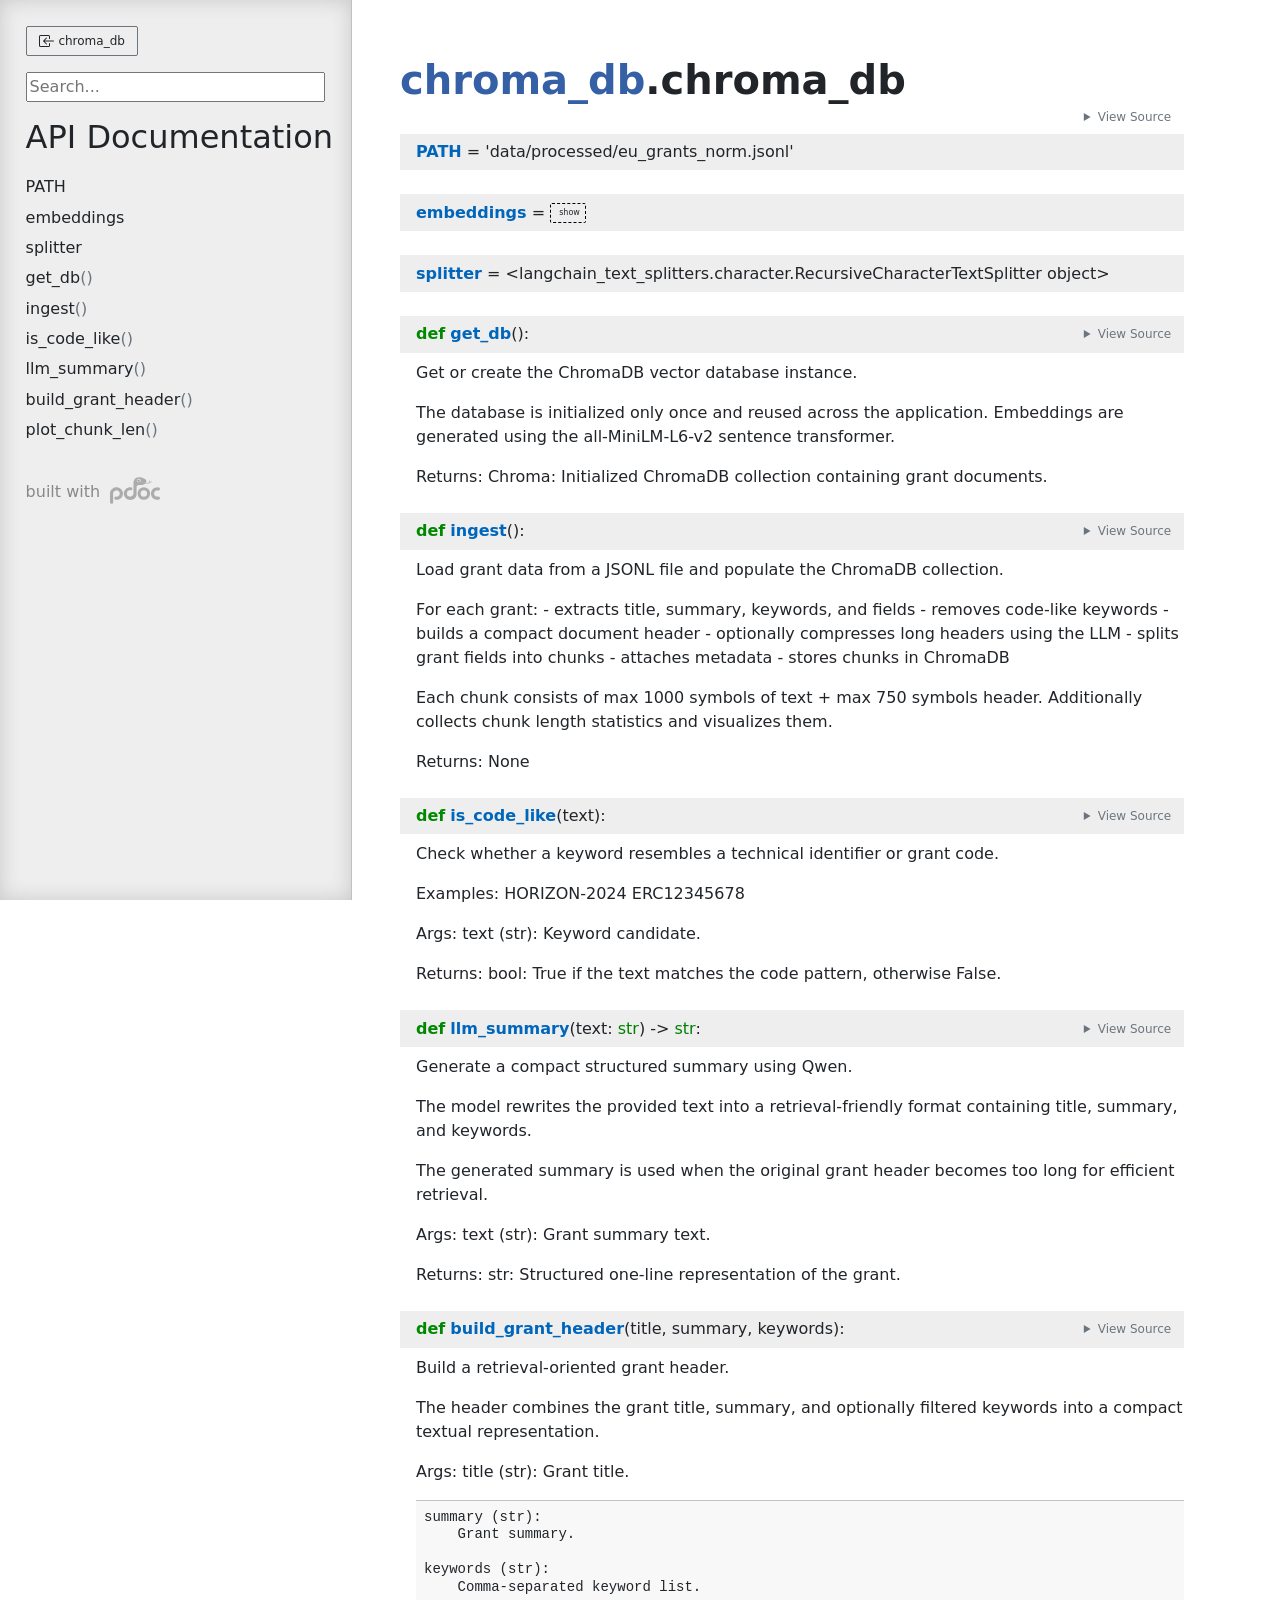
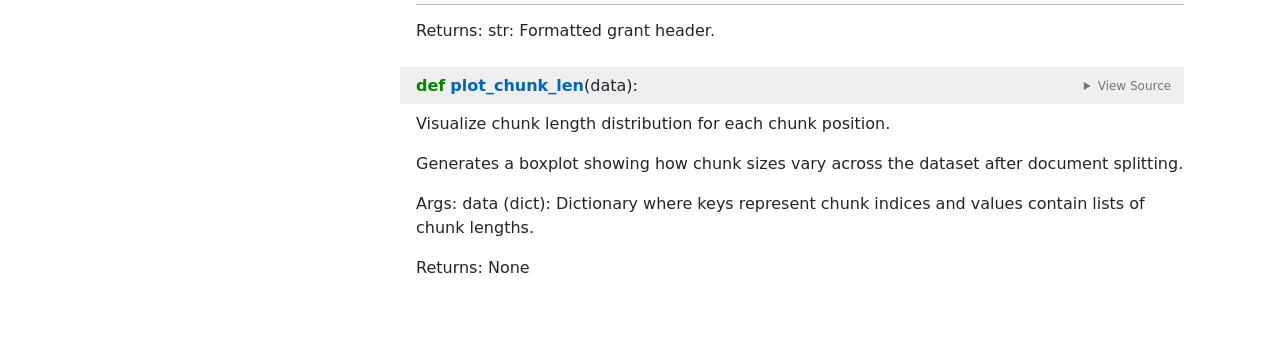
<file: docs/chroma_db/chroma_db.html>
<!doctype html>
<html lang="en">
<head>
    <meta charset="utf-8">
    <meta name="viewport" content="width=device-width, initial-scale=1">
    <meta name="generator" content="pdoc 16.0.0"/>
    <title>chroma_db.chroma_db API documentation</title>

    <style>/*! * Bootstrap Reboot v5.0.0 (https://getbootstrap.com/) * Copyright 2011-2021 The Bootstrap Authors * Copyright 2011-2021 Twitter, Inc. * Licensed under MIT (https://github.com/twbs/bootstrap/blob/main/LICENSE) * Forked from Normalize.css, licensed MIT (https://github.com/necolas/normalize.css/blob/master/LICENSE.md) */*,::after,::before{box-sizing:border-box}@media (prefers-reduced-motion:no-preference){:root{scroll-behavior:smooth}}body{margin:0;font-family:system-ui,-apple-system,"Segoe UI",Roboto,"Helvetica Neue",Arial,"Noto Sans","Liberation Sans",sans-serif,"Apple Color Emoji","Segoe UI Emoji","Segoe UI Symbol","Noto Color Emoji";font-size:1rem;font-weight:400;line-height:1.5;color:#212529;background-color:#fff;-webkit-text-size-adjust:100%;-webkit-tap-highlight-color:transparent}hr{margin:1rem 0;color:inherit;background-color:currentColor;border:0;opacity:.25}hr:not([size]){height:1px}h1,h2,h3,h4,h5,h6{margin-top:0;margin-bottom:.5rem;font-weight:500;line-height:1.2}h1{font-size:calc(1.375rem + 1.5vw)}@media (min-width:1200px){h1{font-size:2.5rem}}h2{font-size:calc(1.325rem + .9vw)}@media (min-width:1200px){h2{font-size:2rem}}h3{font-size:calc(1.3rem + .6vw)}@media (min-width:1200px){h3{font-size:1.75rem}}h4{font-size:calc(1.275rem + .3vw)}@media (min-width:1200px){h4{font-size:1.5rem}}h5{font-size:1.25rem}h6{font-size:1rem}p{margin-top:0;margin-bottom:1rem}abbr[data-bs-original-title],abbr[title]{-webkit-text-decoration:underline dotted;text-decoration:underline dotted;cursor:help;-webkit-text-decoration-skip-ink:none;text-decoration-skip-ink:none}address{margin-bottom:1rem;font-style:normal;line-height:inherit}ol,ul{padding-left:2rem}dl,ol,ul{margin-top:0;margin-bottom:1rem}ol ol,ol ul,ul ol,ul ul{margin-bottom:0}dt{font-weight:700}dd{margin-bottom:.5rem;margin-left:0}blockquote{margin:0 0 1rem}b,strong{font-weight:bolder}small{font-size:.875em}mark{padding:.2em;background-color:#fcf8e3}sub,sup{position:relative;font-size:.75em;line-height:0;vertical-align:baseline}sub{bottom:-.25em}sup{top:-.5em}a{color:#0d6efd;text-decoration:underline}a:hover{color:#0a58ca}a:not([href]):not([class]),a:not([href]):not([class]):hover{color:inherit;text-decoration:none}code,kbd,pre,samp{font-family:SFMono-Regular,Menlo,Monaco,Consolas,"Liberation Mono","Courier New",monospace;font-size:1em;direction:ltr;unicode-bidi:bidi-override}pre{display:block;margin-top:0;margin-bottom:1rem;overflow:auto;font-size:.875em}pre code{font-size:inherit;color:inherit;word-break:normal}code{font-size:.875em;color:#d63384;word-wrap:break-word}a>code{color:inherit}kbd{padding:.2rem .4rem;font-size:.875em;color:#fff;background-color:#212529;border-radius:.2rem}kbd kbd{padding:0;font-size:1em;font-weight:700}figure{margin:0 0 1rem}img,svg{vertical-align:middle}table{caption-side:bottom;border-collapse:collapse}caption{padding-top:.5rem;padding-bottom:.5rem;color:#6c757d;text-align:left}th{text-align:inherit;text-align:-webkit-match-parent}tbody,td,tfoot,th,thead,tr{border-color:inherit;border-style:solid;border-width:0}label{display:inline-block}button{border-radius:0}button:focus:not(:focus-visible){outline:0}button,input,optgroup,select,textarea{margin:0;font-family:inherit;font-size:inherit;line-height:inherit}button,select{text-transform:none}[role=button]{cursor:pointer}select{word-wrap:normal}select:disabled{opacity:1}[list]::-webkit-calendar-picker-indicator{display:none}[type=button],[type=reset],[type=submit],button{-webkit-appearance:button}[type=button]:not(:disabled),[type=reset]:not(:disabled),[type=submit]:not(:disabled),button:not(:disabled){cursor:pointer}::-moz-focus-inner{padding:0;border-style:none}textarea{resize:vertical}fieldset{min-width:0;padding:0;margin:0;border:0}legend{float:left;width:100%;padding:0;margin-bottom:.5rem;font-size:calc(1.275rem + .3vw);line-height:inherit}@media (min-width:1200px){legend{font-size:1.5rem}}legend+*{clear:left}::-webkit-datetime-edit-day-field,::-webkit-datetime-edit-fields-wrapper,::-webkit-datetime-edit-hour-field,::-webkit-datetime-edit-minute,::-webkit-datetime-edit-month-field,::-webkit-datetime-edit-text,::-webkit-datetime-edit-year-field{padding:0}::-webkit-inner-spin-button{height:auto}[type=search]{outline-offset:-2px;-webkit-appearance:textfield}::-webkit-search-decoration{-webkit-appearance:none}::-webkit-color-swatch-wrapper{padding:0}::file-selector-button{font:inherit}::-webkit-file-upload-button{font:inherit;-webkit-appearance:button}output{display:inline-block}iframe{border:0}summary{display:list-item;cursor:pointer}progress{vertical-align:baseline}[hidden]{display:none!important}</style>
    <style>/*! syntax-highlighting.css */pre{line-height:125%;}span.linenos{color:inherit; background-color:transparent; padding-left:5px; padding-right:20px;}.pdoc-code .hll{background-color:#ffffcc}.pdoc-code{background:#f8f8f8;}.pdoc-code .c{color:#3D7B7B; font-style:italic}.pdoc-code .err{border:1px solid #FF0000}.pdoc-code .k{color:#008000; font-weight:bold}.pdoc-code .o{color:#666666}.pdoc-code .ch{color:#3D7B7B; font-style:italic}.pdoc-code .cm{color:#3D7B7B; font-style:italic}.pdoc-code .cp{color:#9C6500}.pdoc-code .cpf{color:#3D7B7B; font-style:italic}.pdoc-code .c1{color:#3D7B7B; font-style:italic}.pdoc-code .cs{color:#3D7B7B; font-style:italic}.pdoc-code .gd{color:#A00000}.pdoc-code .ge{font-style:italic}.pdoc-code .gr{color:#E40000}.pdoc-code .gh{color:#000080; font-weight:bold}.pdoc-code .gi{color:#008400}.pdoc-code .go{color:#717171}.pdoc-code .gp{color:#000080; font-weight:bold}.pdoc-code .gs{font-weight:bold}.pdoc-code .gu{color:#800080; font-weight:bold}.pdoc-code .gt{color:#0044DD}.pdoc-code .kc{color:#008000; font-weight:bold}.pdoc-code .kd{color:#008000; font-weight:bold}.pdoc-code .kn{color:#008000; font-weight:bold}.pdoc-code .kp{color:#008000}.pdoc-code .kr{color:#008000; font-weight:bold}.pdoc-code .kt{color:#B00040}.pdoc-code .m{color:#666666}.pdoc-code .s{color:#BA2121}.pdoc-code .na{color:#687822}.pdoc-code .nb{color:#008000}.pdoc-code .nc{color:#0000FF; font-weight:bold}.pdoc-code .no{color:#880000}.pdoc-code .nd{color:#AA22FF}.pdoc-code .ni{color:#717171; font-weight:bold}.pdoc-code .ne{color:#CB3F38; font-weight:bold}.pdoc-code .nf{color:#0000FF}.pdoc-code .nl{color:#767600}.pdoc-code .nn{color:#0000FF; font-weight:bold}.pdoc-code .nt{color:#008000; font-weight:bold}.pdoc-code .nv{color:#19177C}.pdoc-code .ow{color:#AA22FF; font-weight:bold}.pdoc-code .w{color:#bbbbbb}.pdoc-code .mb{color:#666666}.pdoc-code .mf{color:#666666}.pdoc-code .mh{color:#666666}.pdoc-code .mi{color:#666666}.pdoc-code .mo{color:#666666}.pdoc-code .sa{color:#BA2121}.pdoc-code .sb{color:#BA2121}.pdoc-code .sc{color:#BA2121}.pdoc-code .dl{color:#BA2121}.pdoc-code .sd{color:#BA2121; font-style:italic}.pdoc-code .s2{color:#BA2121}.pdoc-code .se{color:#AA5D1F; font-weight:bold}.pdoc-code .sh{color:#BA2121}.pdoc-code .si{color:#A45A77; font-weight:bold}.pdoc-code .sx{color:#008000}.pdoc-code .sr{color:#A45A77}.pdoc-code .s1{color:#BA2121}.pdoc-code .ss{color:#19177C}.pdoc-code .bp{color:#008000}.pdoc-code .fm{color:#0000FF}.pdoc-code .vc{color:#19177C}.pdoc-code .vg{color:#19177C}.pdoc-code .vi{color:#19177C}.pdoc-code .vm{color:#19177C}.pdoc-code .il{color:#666666}</style>
    <style>/*! theme.css */:root{--pdoc-background:#fff;}.pdoc{--text:#212529;--muted:#6c757d;--link:#3660a5;--link-hover:#1659c5;--code:#f8f8f8;--active:#fff598;--accent:#eee;--accent2:#c1c1c1;--nav-hover:rgba(255, 255, 255, 0.5);--name:#0066BB;--def:#008800;--annotation:#007020;}</style>
    <style>/*! layout.css */html, body{width:100%;height:100%;}html, main{scroll-behavior:smooth;}body{background-color:var(--pdoc-background);}@media (max-width:769px){#navtoggle{cursor:pointer;position:absolute;width:50px;height:40px;top:1rem;right:1rem;border-color:var(--text);color:var(--text);display:flex;opacity:0.8;z-index:999;}#navtoggle:hover{opacity:1;}#togglestate + div{display:none;}#togglestate:checked + div{display:inherit;}main, header{padding:2rem 3vw;}header + main{margin-top:-3rem;}.git-button{display:none !important;}nav input[type="search"]{max-width:77%;}nav input[type="search"]:first-child{margin-top:-6px;}nav input[type="search"]:valid ~ *{display:none !important;}}@media (min-width:770px){:root{--sidebar-width:clamp(12.5rem, 28vw, 22rem);}nav{position:fixed;overflow:auto;height:100vh;width:var(--sidebar-width);}main, header{padding:3rem 2rem 3rem calc(var(--sidebar-width) + 3rem);width:calc(54rem + var(--sidebar-width));max-width:100%;}header + main{margin-top:-4rem;}#navtoggle{display:none;}}#togglestate{position:absolute;height:0;opacity:0;}nav.pdoc{--pad:clamp(0.5rem, 2vw, 1.75rem);--indent:1.5rem;background-color:var(--accent);border-right:1px solid var(--accent2);box-shadow:0 0 20px rgba(50, 50, 50, .2) inset;padding:0 0 0 var(--pad);overflow-wrap:anywhere;scrollbar-width:thin; scrollbar-color:var(--accent2) transparent; z-index:1}nav.pdoc::-webkit-scrollbar{width:.4rem; }nav.pdoc::-webkit-scrollbar-thumb{background-color:var(--accent2); }nav.pdoc > div{padding:var(--pad) 0;}nav.pdoc .module-list-button{display:inline-flex;align-items:center;color:var(--text);border-color:var(--muted);margin-bottom:1rem;}nav.pdoc .module-list-button:hover{border-color:var(--text);}nav.pdoc input[type=search]{display:block;outline-offset:0;width:calc(100% - var(--pad));}nav.pdoc .logo{max-width:calc(100% - var(--pad));max-height:35vh;display:block;margin:0 auto 1rem;transform:translate(calc(-.5 * var(--pad)), 0);}nav.pdoc ul{list-style:none;padding-left:0;}nav.pdoc > div > ul{margin-left:calc(0px - var(--pad));}nav.pdoc li a{padding:.2rem 0 .2rem calc(var(--pad) + var(--indent));}nav.pdoc > div > ul > li > a{padding-left:var(--pad);}nav.pdoc li{transition:all 100ms;}nav.pdoc li:hover{background-color:var(--nav-hover);}nav.pdoc a, nav.pdoc a:hover{color:var(--text);}nav.pdoc a{display:block;}nav.pdoc > h2:first-of-type{margin-top:1.5rem;}nav.pdoc .class:before{content:"class ";color:var(--muted);}nav.pdoc .function:after{content:"()";color:var(--muted);}nav.pdoc footer:before{content:"";display:block;width:calc(100% - var(--pad));border-top:solid var(--accent2) 1px;margin-top:1.5rem;padding-top:.5rem;}nav.pdoc footer{font-size:small;}</style>
    <style>/*! content.css */.pdoc{color:var(--text);box-sizing:border-box;line-height:1.5;background:none;}.pdoc .pdoc-button{cursor:pointer;display:inline-block;border:solid black 1px;border-radius:2px;font-size:.75rem;padding:calc(0.5em - 1px) 1em;transition:100ms all;}.pdoc .alert{padding:1rem 1rem 1rem calc(1.5rem + 24px);border:1px solid transparent;border-radius:.25rem;background-repeat:no-repeat;background-position:.75rem center;margin-bottom:1rem;}.pdoc .alert > em{display:none;}.pdoc .alert > *:last-child{margin-bottom:0;}.pdoc .alert.note{color:#084298;background-color:#cfe2ff;border-color:#b6d4fe;background-image:url("data:image/svg+xml,%3Csvg%20xmlns%3D%22http%3A//www.w3.org/2000/svg%22%20width%3D%2224%22%20height%3D%2224%22%20fill%3D%22%23084298%22%20viewBox%3D%220%200%2016%2016%22%3E%3Cpath%20d%3D%22M8%2016A8%208%200%201%200%208%200a8%208%200%200%200%200%2016zm.93-9.412-1%204.705c-.07.34.029.533.304.533.194%200%20.487-.07.686-.246l-.088.416c-.287.346-.92.598-1.465.598-.703%200-1.002-.422-.808-1.319l.738-3.468c.064-.293.006-.399-.287-.47l-.451-.081.082-.381%202.29-.287zM8%205.5a1%201%200%201%201%200-2%201%201%200%200%201%200%202z%22/%3E%3C/svg%3E");}.pdoc .alert.tip{color:#0a3622;background-color:#d1e7dd;border-color:#a3cfbb;background-image:url("data:image/svg+xml,%3Csvg%20xmlns%3D%22http%3A//www.w3.org/2000/svg%22%20width%3D%2224%22%20height%3D%2224%22%20fill%3D%22%230a3622%22%20viewBox%3D%220%200%2016%2016%22%3E%3Cpath%20d%3D%22M2%206a6%206%200%201%201%2010.174%204.31c-.203.196-.359.4-.453.619l-.762%201.769A.5.5%200%200%201%2010.5%2013a.5.5%200%200%201%200%201%20.5.5%200%200%201%200%201l-.224.447a1%201%200%200%201-.894.553H6.618a1%201%200%200%201-.894-.553L5.5%2015a.5.5%200%200%201%200-1%20.5.5%200%200%201%200-1%20.5.5%200%200%201-.46-.302l-.761-1.77a2%202%200%200%200-.453-.618A5.98%205.98%200%200%201%202%206m6-5a5%205%200%200%200-3.479%208.592c.263.254.514.564.676.941L5.83%2012h4.342l.632-1.467c.162-.377.413-.687.676-.941A5%205%200%200%200%208%201%22/%3E%3C/svg%3E");}.pdoc .alert.important{color:#055160;background-color:#cff4fc;border-color:#9eeaf9;background-image:url("data:image/svg+xml,%3Csvg%20xmlns%3D%22http%3A//www.w3.org/2000/svg%22%20width%3D%2224%22%20height%3D%2224%22%20fill%3D%22%23055160%22%20viewBox%3D%220%200%2016%2016%22%3E%3Cpath%20d%3D%22M2%200a2%202%200%200%200-2%202v12a2%202%200%200%200%202%202h12a2%202%200%200%200%202-2V2a2%202%200%200%200-2-2zm6%204c.535%200%20.954.462.9.995l-.35%203.507a.552.552%200%200%201-1.1%200L7.1%204.995A.905.905%200%200%201%208%204m.002%206a1%201%200%201%201%200%202%201%201%200%200%201%200-2%22/%3E%3C/svg%3E");}.pdoc .alert.warning{color:#664d03;background-color:#fff3cd;border-color:#ffecb5;background-image:url("data:image/svg+xml,%3Csvg%20xmlns%3D%22http%3A//www.w3.org/2000/svg%22%20width%3D%2224%22%20height%3D%2224%22%20fill%3D%22%23664d03%22%20viewBox%3D%220%200%2016%2016%22%3E%3Cpath%20d%3D%22M8.982%201.566a1.13%201.13%200%200%200-1.96%200L.165%2013.233c-.457.778.091%201.767.98%201.767h13.713c.889%200%201.438-.99.98-1.767L8.982%201.566zM8%205c.535%200%20.954.462.9.995l-.35%203.507a.552.552%200%200%201-1.1%200L7.1%205.995A.905.905%200%200%201%208%205zm.002%206a1%201%200%201%201%200%202%201%201%200%200%201%200-2z%22/%3E%3C/svg%3E");}.pdoc .alert.caution{color:#842029;background-color:#f8d7da;border-color:#f5c2c7;background-image:url("data:image/svg+xml,%3Csvg%20xmlns%3D%22http%3A//www.w3.org/2000/svg%22%20width%3D%2224%22%20height%3D%2224%22%20fill%3D%22%23842029%22%20viewBox%3D%220%200%2016%2016%22%3E%3Cpath%20d%3D%22M11.46.146A.5.5%200%200%200%2011.107%200H4.893a.5.5%200%200%200-.353.146L.146%204.54A.5.5%200%200%200%200%204.893v6.214a.5.5%200%200%200%20.146.353l4.394%204.394a.5.5%200%200%200%20.353.146h6.214a.5.5%200%200%200%20.353-.146l4.394-4.394a.5.5%200%200%200%20.146-.353V4.893a.5.5%200%200%200-.146-.353zM8%204c.535%200%20.954.462.9.995l-.35%203.507a.552.552%200%200%201-1.1%200L7.1%204.995A.905.905%200%200%201%208%204m.002%206a1%201%200%201%201%200%202%201%201%200%200%201%200-2%22/%3E%3C/svg%3E");}.pdoc .alert.danger{color:#842029;background-color:#f8d7da;border-color:#f5c2c7;background-image:url("data:image/svg+xml,%3Csvg%20xmlns%3D%22http%3A//www.w3.org/2000/svg%22%20width%3D%2224%22%20height%3D%2224%22%20fill%3D%22%23842029%22%20viewBox%3D%220%200%2016%2016%22%3E%3Cpath%20d%3D%22M5.52.359A.5.5%200%200%201%206%200h4a.5.5%200%200%201%20.474.658L8.694%206H12.5a.5.5%200%200%201%20.395.807l-7%209a.5.5%200%200%201-.873-.454L6.823%209.5H3.5a.5.5%200%200%201-.48-.641l2.5-8.5z%22/%3E%3C/svg%3E");}.pdoc .visually-hidden{position:absolute !important;width:1px !important;height:1px !important;padding:0 !important;margin:-1px !important;overflow:hidden !important;clip:rect(0, 0, 0, 0) !important;white-space:nowrap !important;border:0 !important;}.pdoc h1, .pdoc h2, .pdoc h3{font-weight:300;margin:.3em 0;padding:.2em 0;}.pdoc > section:not(.module-info) h1{font-size:1.5rem;font-weight:500;}.pdoc > section:not(.module-info) h2{font-size:1.4rem;font-weight:500;}.pdoc > section:not(.module-info) h3{font-size:1.3rem;font-weight:500;}.pdoc > section:not(.module-info) h4{font-size:1.2rem;}.pdoc > section:not(.module-info) h5{font-size:1.1rem;}.pdoc a{text-decoration:none;color:var(--link);}.pdoc a:hover{color:var(--link-hover);}.pdoc blockquote{margin-left:2rem;}.pdoc pre{border-top:1px solid var(--accent2);border-bottom:1px solid var(--accent2);margin-top:0;margin-bottom:1em;padding:.5rem 0 .5rem .5rem;overflow-x:auto;background-color:var(--code);}.pdoc code{color:var(--text);padding:.2em .4em;margin:0;font-size:85%;background-color:var(--accent);border-radius:6px;}.pdoc a > code{color:inherit;}.pdoc pre > code{display:inline-block;font-size:inherit;background:none;border:none;padding:0;}.pdoc > section:not(.module-info){margin-bottom:1.5rem;}.pdoc .modulename{margin-top:0;font-weight:bold;}.pdoc .modulename a{color:var(--link);transition:100ms all;}.pdoc .git-button{float:right;border:solid var(--link) 1px;}.pdoc .git-button:hover{background-color:var(--link);color:var(--pdoc-background);}.view-source-toggle-state,.view-source-toggle-state ~ .pdoc-code{display:none;}.view-source-toggle-state:checked ~ .pdoc-code{display:block;}.view-source-button{display:inline-block;float:right;font-size:.75rem;line-height:1.5rem;color:var(--muted);padding:0 .4rem 0 1.3rem;cursor:pointer;text-indent:-2px;}.view-source-button > span{visibility:hidden;}.module-info .view-source-button{float:none;display:flex;justify-content:flex-end;margin:-1.2rem .4rem -.2rem 0;}.view-source-button::before{position:absolute;content:"View Source";display:list-item;list-style-type:disclosure-closed;}.view-source-toggle-state:checked ~ .attr .view-source-button::before,.view-source-toggle-state:checked ~ .view-source-button::before{list-style-type:disclosure-open;}.pdoc .docstring{margin-bottom:1.5rem;}.pdoc section:not(.module-info) .docstring{margin-left:clamp(0rem, 5vw - 2rem, 1rem);}.pdoc .docstring .pdoc-code{margin-left:1em;margin-right:1em;}.pdoc h1:target,.pdoc h2:target,.pdoc h3:target,.pdoc h4:target,.pdoc h5:target,.pdoc h6:target,.pdoc .pdoc-code > pre > span:target{background-color:var(--active);box-shadow:-1rem 0 0 0 var(--active);}.pdoc .pdoc-code > pre > span:target{display:block;}.pdoc div:target > .attr,.pdoc section:target > .attr,.pdoc dd:target > a{background-color:var(--active);}.pdoc *{scroll-margin:2rem;}.pdoc .pdoc-code .linenos{user-select:none;}.pdoc .attr:hover{filter:contrast(0.95);}.pdoc section, .pdoc .classattr{position:relative;}.pdoc .headerlink{--width:clamp(1rem, 3vw, 2rem);position:absolute;top:0;left:calc(0rem - var(--width));transition:all 100ms ease-in-out;opacity:0;}.pdoc .headerlink::before{content:"#";display:block;text-align:center;width:var(--width);height:2.3rem;line-height:2.3rem;font-size:1.5rem;}.pdoc .attr:hover ~ .headerlink,.pdoc *:target > .headerlink,.pdoc .headerlink:hover{opacity:1;}.pdoc .attr{display:block;margin:.5rem 0 .5rem;padding:.4rem .4rem .4rem 1rem;background-color:var(--accent);overflow-x:auto;}.pdoc .classattr{margin-left:2rem;}.pdoc .decorator-deprecated{color:#842029;}.pdoc .decorator-deprecated ~ span{filter:grayscale(1) opacity(0.8);}.pdoc .name{color:var(--name);font-weight:bold;}.pdoc .def{color:var(--def);font-weight:bold;}.pdoc .signature{background-color:transparent;}.pdoc .param, .pdoc .return-annotation{white-space:pre;}.pdoc .signature.multiline .param{display:block;}.pdoc .signature.condensed .param{display:inline-block;}.pdoc .annotation{color:var(--annotation);}.pdoc .view-value-toggle-state,.pdoc .view-value-toggle-state ~ .default_value{display:none;}.pdoc .view-value-toggle-state:checked ~ .default_value{display:inherit;}.pdoc .view-value-button{font-size:.5rem;vertical-align:middle;border-style:dashed;margin-top:-0.1rem;}.pdoc .view-value-button:hover{background:white;}.pdoc .view-value-button::before{content:"show";text-align:center;width:2.2em;display:inline-block;}.pdoc .view-value-toggle-state:checked ~ .view-value-button::before{content:"hide";}.pdoc .inherited{margin-left:2rem;}.pdoc .inherited dt{font-weight:700;}.pdoc .inherited dt, .pdoc .inherited dd{display:inline;margin-left:0;margin-bottom:.5rem;}.pdoc .inherited dd:not(:last-child):after{content:", ";}.pdoc .inherited .class:before{content:"class ";}.pdoc .inherited .function a:after{content:"()";}.pdoc .search-result .docstring{overflow:auto;max-height:25vh;}.pdoc .search-result.focused > .attr{background-color:var(--active);}.pdoc .attribution{margin-top:2rem;display:block;opacity:0.5;transition:all 200ms;filter:grayscale(100%);}.pdoc .attribution:hover{opacity:1;filter:grayscale(0%);}.pdoc .attribution img{margin-left:5px;height:27px;vertical-align:bottom;width:50px;transition:all 200ms;}.pdoc table{display:block;width:max-content;max-width:100%;overflow:auto;margin-bottom:1rem;}.pdoc table th{font-weight:600;}.pdoc table th, .pdoc table td{padding:6px 13px;border:1px solid var(--accent2);}</style>
    <style>/*! custom.css */</style></head>
<body>
    <nav class="pdoc">
        <label id="navtoggle" for="togglestate" class="pdoc-button"><svg xmlns='http://www.w3.org/2000/svg' viewBox='0 0 30 30'><path stroke-linecap='round' stroke="currentColor" stroke-miterlimit='10' stroke-width='2' d='M4 7h22M4 15h22M4 23h22'/></svg></label>
        <input id="togglestate" type="checkbox" aria-hidden="true" tabindex="-1">
        <div>            <a class="pdoc-button module-list-button" href="../chroma_db.html">
<svg xmlns="http://www.w3.org/2000/svg" width="16" height="16" fill="currentColor" class="bi bi-box-arrow-in-left" viewBox="0 0 16 16">
  <path fill-rule="evenodd" d="M10 3.5a.5.5 0 0 0-.5-.5h-8a.5.5 0 0 0-.5.5v9a.5.5 0 0 0 .5.5h8a.5.5 0 0 0 .5-.5v-2a.5.5 0 0 1 1 0v2A1.5 1.5 0 0 1 9.5 14h-8A1.5 1.5 0 0 1 0 12.5v-9A1.5 1.5 0 0 1 1.5 2h8A1.5 1.5 0 0 1 11 3.5v2a.5.5 0 0 1-1 0v-2z"/>
  <path fill-rule="evenodd" d="M4.146 8.354a.5.5 0 0 1 0-.708l3-3a.5.5 0 1 1 .708.708L5.707 7.5H14.5a.5.5 0 0 1 0 1H5.707l2.147 2.146a.5.5 0 0 1-.708.708l-3-3z"/>
</svg>                &nbsp;chroma_db</a>


            <input type="search" placeholder="Search..." role="searchbox" aria-label="search"
                   pattern=".+" required>



            <h2>API Documentation</h2>
                <ul class="memberlist">
            <li>
                    <a class="variable" href="#PATH">PATH</a>
            </li>
            <li>
                    <a class="variable" href="#embeddings">embeddings</a>
            </li>
            <li>
                    <a class="variable" href="#splitter">splitter</a>
            </li>
            <li>
                    <a class="function" href="#get_db">get_db</a>
            </li>
            <li>
                    <a class="function" href="#ingest">ingest</a>
            </li>
            <li>
                    <a class="function" href="#is_code_like">is_code_like</a>
            </li>
            <li>
                    <a class="function" href="#llm_summary">llm_summary</a>
            </li>
            <li>
                    <a class="function" href="#build_grant_header">build_grant_header</a>
            </li>
            <li>
                    <a class="function" href="#plot_chunk_len">plot_chunk_len</a>
            </li>
    </ul>



        <a class="attribution" title="pdoc: Python API documentation generator" href="https://pdoc.dev" target="_blank">
            built with <span class="visually-hidden">pdoc</span><img
                alt="pdoc logo"
                src="data:image/svg+xml,%3Csvg%20xmlns%3D%22http%3A//www.w3.org/2000/svg%22%20role%3D%22img%22%20aria-label%3D%22pdoc%20logo%22%20width%3D%22300%22%20height%3D%22160%22%20viewBox%3D%220%200%20150%2080%22%3E%3Ctitle%3Epdoc%3C/title%3E%3Cpath%20d%3D%22M132.316%2048.886c.276-4.679%202.342-6.698%204.409-7.982s4.27-1.165%206.751-1.055c1.586.07%203.044.156%204.222-.482%201.142-.619%202.026-1.932%202.162-3.739.268-3.576-1.929-5.368-5.006-5.551s-7.599.524-10.517%201.606c-4.455%201.652-8.588%206.606-9.552%208.992s-2.342%206.193-1.745%2010.873%202.664%209.221%205.878%2011.79%205.878%203.808%2010.103%204.312%203.444.229%206.062.229%205.006-2.202%204.914-4.909-2.296-5.001-4.501-4.863-3.077.505-5.281.229-7.715-2.064-7.899-9.451z%22%20fill%3D%22%23198754%22/%3E%3Ccircle%20cx%3D%22101.504%22%20cy%3D%2248.943%22%20r%3D%2214.208%22%20fill%3D%22none%22%20stroke%3D%22%23198754%22%20stroke-width%3D%229.354%22/%3E%3Cpath%20d%3D%22M87.81.002c-3.637.065-5.001.454-7.014%201.232s-3.443%201.363-6.3%204.282c-1.723%201.76-3.148%205.019-3.776%207.329-.413%201.521-.316%202.63-.316%202.63l-.195%2034.612c.065%205.774-6.755%208.305-9.612%208.37s-9.678-1.038-9.743-9.408%207.128-9.521%208.362-9.521c1.413-.13%202.526-.021%203.718-.016%202.071.009%204.157-.778%204.092-4.671s-4.157-4.736-4.157-4.736c-6.3-.843-11.43%202.206-11.43%202.206S40.917%2038.15%2041.372%2049.634%2051.568%2068.19%2061.311%2068.125s18.316-7.007%2018.445-17.193l.13-22.772c.046-2.291%202.683-3.644%204.476-4.203.745-.232%201.694-.274%201.694-.274l10.457-.13s4.871-.324%207.729-3.114%204.352-6.294%204.352-6.294.974-3.049.13-4.606-.195-1.233-2.792-3.309-8.573-4.477-8.573-4.477S91.447-.063%2087.81.002zM0%2047.169l.065%2028.417S0%2080.127%204.481%2079.997s5.072-3.866%205.049-4.152l-.113-28.482s1.624-7.656%209.937-7.721%2010.002%206.942%2010.002%208.499-.909%2010.51-9.093%2010.51c-.948%200-2.99-.567-4.145-.272-3.919%201-3.194%204.554-3.194%204.554s.065%205.061%207.404%204.996%2018.575-6.034%2018.575-19.074S26.953%2030.04%2019.549%2029.91%201.234%2035.296%200%2047.169z%22%20fill%3D%22%23198754%22/%3E%3Cg%20transform%3D%22matrix%28.325601%200%200%20.325256%20-10.32669%20-45.802786%29%22%3E%3Ccircle%20cx%3D%22297.554%22%20cy%3D%22172.286%22%20r%3D%2216.5%22%20fill%3D%22%23fff%22/%3E%3Cellipse%20cx%3D%22297.709%22%20cy%3D%22172.642%22%20rx%3D%2211.071%22%20ry%3D%2210.871%22%20fill%3D%22%23105a48%22/%3E%3Ccircle%20cx%3D%22304.104%22%20cy%3D%22167.667%22%20r%3D%224.5%22%20fill%3D%22%23fff%22/%3E%3C/g%3E%3Cpath%20d%3D%22M94.661%2017.032l.893-1.476s.99.714%201.916.925%201.575.114%202.955.114l14.565-.162c1.283-.032%203.085-.762%203.02-3.293s-.373-3.503-.373-3.503l1.283-.487s.52.503.877%201.573.309%201.995.292%202.66-.227%201.541-.227%201.541%201.564-.308%202.359-1.038.823-.779%201.489-1.508.812-.86.812-.86.552-.13.877.26.341.957.065%201.46-1.672%202.206-3.247%203.066-2.76%201.427-3.929%201.768-3.848.73-7.063.714l-10.944-.114s-2.143-.081-3.02-.373-2.241-.973-2.598-1.265z%22%20fill%3D%22%23d36d49%22/%3E%3Cg%20fill%3D%22%23105a48%22%3E%3Cellipse%20cx%3D%2293.052%22%20cy%3D%2243.567%22%20rx%3D%22.869%22%20ry%3D%221.014%22%20transform%3D%22rotate%28341.022%29%22/%3E%3Cellipse%20cx%3D%22104.3%22%20cy%3D%22-16.184%22%20rx%3D%22.865%22%20ry%3D%221.009%22%20transform%3D%22rotate%2814.786%29%22/%3E%3C/g%3E%3C/svg%3E"/>
        </a>
</div>
    </nav>
    <main class="pdoc">
            <section class="module-info">
                    <h1 class="modulename">
<a href="./../chroma_db.html">chroma_db</a><wbr>.chroma_db    </h1>

                
                        <input id="mod-chroma_db-view-source" class="view-source-toggle-state" type="checkbox" aria-hidden="true" tabindex="-1">

                        <label class="view-source-button" for="mod-chroma_db-view-source"><span>View Source</span></label>

                        <div class="pdoc-code codehilite"><pre><span></span><span id="L-1"><a href="#L-1"><span class="linenos">  1</span></a><span class="kn">from</span><span class="w"> </span><span class="nn">langchain_huggingface</span><span class="w"> </span><span class="kn">import</span> <span class="n">HuggingFaceEmbeddings</span>
</span><span id="L-2"><a href="#L-2"><span class="linenos">  2</span></a><span class="kn">from</span><span class="w"> </span><span class="nn">langchain_text_splitters</span><span class="w"> </span><span class="kn">import</span> <span class="n">RecursiveCharacterTextSplitter</span>
</span><span id="L-3"><a href="#L-3"><span class="linenos">  3</span></a><span class="kn">from</span><span class="w"> </span><span class="nn">langchain_chroma</span><span class="w"> </span><span class="kn">import</span> <span class="n">Chroma</span>
</span><span id="L-4"><a href="#L-4"><span class="linenos">  4</span></a>
</span><span id="L-5"><a href="#L-5"><span class="linenos">  5</span></a><span class="kn">import</span><span class="w"> </span><span class="nn">re</span>
</span><span id="L-6"><a href="#L-6"><span class="linenos">  6</span></a><span class="kn">import</span><span class="w"> </span><span class="nn">json</span>
</span><span id="L-7"><a href="#L-7"><span class="linenos">  7</span></a><span class="kn">from</span><span class="w"> </span><span class="nn">tqdm</span><span class="w"> </span><span class="kn">import</span> <span class="n">tqdm</span>
</span><span id="L-8"><a href="#L-8"><span class="linenos">  8</span></a><span class="kn">import</span><span class="w"> </span><span class="nn">matplotlib.pyplot</span><span class="w"> </span><span class="k">as</span><span class="w"> </span><span class="nn">plt</span>
</span><span id="L-9"><a href="#L-9"><span class="linenos">  9</span></a><span class="kn">from</span><span class="w"> </span><span class="nn">collections</span><span class="w"> </span><span class="kn">import</span> <span class="n">defaultdict</span>
</span><span id="L-10"><a href="#L-10"><span class="linenos"> 10</span></a>
</span><span id="L-11"><a href="#L-11"><span class="linenos"> 11</span></a><span class="kn">from</span><span class="w"> </span><span class="nn">llm</span><span class="w"> </span><span class="kn">import</span> <span class="n">get_llm</span>
</span><span id="L-12"><a href="#L-12"><span class="linenos"> 12</span></a>
</span><span id="L-13"><a href="#L-13"><span class="linenos"> 13</span></a><span class="n">model</span><span class="p">,</span> <span class="n">tokenizer</span> <span class="o">=</span> <span class="n">get_llm</span><span class="p">()</span>
</span><span id="L-14"><a href="#L-14"><span class="linenos"> 14</span></a><span class="n">PATH</span> <span class="o">=</span> <span class="s2">&quot;data/processed/eu_grants_norm.jsonl&quot;</span>
</span><span id="L-15"><a href="#L-15"><span class="linenos"> 15</span></a>
</span><span id="L-16"><a href="#L-16"><span class="linenos"> 16</span></a><span class="n">embeddings</span> <span class="o">=</span> <span class="n">HuggingFaceEmbeddings</span><span class="p">(</span><span class="n">model_name</span><span class="o">=</span><span class="s2">&quot;sentence-transformers/all-MiniLM-L6-v2&quot;</span><span class="p">)</span>
</span><span id="L-17"><a href="#L-17"><span class="linenos"> 17</span></a><span class="n">splitter</span> <span class="o">=</span> <span class="n">RecursiveCharacterTextSplitter</span><span class="p">(</span><span class="n">chunk_size</span><span class="o">=</span><span class="mi">1000</span><span class="p">,</span> <span class="n">chunk_overlap</span><span class="o">=</span><span class="mi">200</span><span class="p">)</span>
</span><span id="L-18"><a href="#L-18"><span class="linenos"> 18</span></a>
</span><span id="L-19"><a href="#L-19"><span class="linenos"> 19</span></a><span class="n">_db</span> <span class="o">=</span> <span class="kc">None</span>
</span><span id="L-20"><a href="#L-20"><span class="linenos"> 20</span></a>
</span><span id="L-21"><a href="#L-21"><span class="linenos"> 21</span></a><span class="k">def</span><span class="w"> </span><span class="nf">get_db</span><span class="p">():</span>
</span><span id="L-22"><a href="#L-22"><span class="linenos"> 22</span></a><span class="w">    </span><span class="sd">&quot;&quot;&quot;</span>
</span><span id="L-23"><a href="#L-23"><span class="linenos"> 23</span></a><span class="sd">    Get or create the ChromaDB vector database instance.</span>
</span><span id="L-24"><a href="#L-24"><span class="linenos"> 24</span></a>
</span><span id="L-25"><a href="#L-25"><span class="linenos"> 25</span></a><span class="sd">    The database is initialized only once and reused across the application.</span>
</span><span id="L-26"><a href="#L-26"><span class="linenos"> 26</span></a><span class="sd">    Embeddings are generated using the all-MiniLM-L6-v2 sentence transformer.</span>
</span><span id="L-27"><a href="#L-27"><span class="linenos"> 27</span></a>
</span><span id="L-28"><a href="#L-28"><span class="linenos"> 28</span></a><span class="sd">    Returns:</span>
</span><span id="L-29"><a href="#L-29"><span class="linenos"> 29</span></a><span class="sd">        Chroma: Initialized ChromaDB collection containing grant documents.</span>
</span><span id="L-30"><a href="#L-30"><span class="linenos"> 30</span></a><span class="sd">    &quot;&quot;&quot;</span>
</span><span id="L-31"><a href="#L-31"><span class="linenos"> 31</span></a>    <span class="k">global</span> <span class="n">_db</span>
</span><span id="L-32"><a href="#L-32"><span class="linenos"> 32</span></a>    <span class="k">if</span> <span class="n">_db</span> <span class="ow">is</span> <span class="kc">None</span><span class="p">:</span>
</span><span id="L-33"><a href="#L-33"><span class="linenos"> 33</span></a>        <span class="nb">print</span><span class="p">(</span><span class="s2">&quot;Loading db...&quot;</span><span class="p">)</span>
</span><span id="L-34"><a href="#L-34"><span class="linenos"> 34</span></a>        <span class="n">_db</span> <span class="o">=</span> <span class="n">Chroma</span><span class="p">(</span><span class="n">collection_name</span><span class="o">=</span><span class="s2">&quot;grants&quot;</span><span class="p">,</span> <span class="n">embedding_function</span><span class="o">=</span><span class="n">embeddings</span><span class="p">,</span> <span class="n">persist_directory</span><span class="o">=</span><span class="s2">&quot;./chroma_db&quot;</span><span class="p">)</span>
</span><span id="L-35"><a href="#L-35"><span class="linenos"> 35</span></a>    <span class="k">return</span> <span class="n">_db</span>
</span><span id="L-36"><a href="#L-36"><span class="linenos"> 36</span></a>
</span><span id="L-37"><a href="#L-37"><span class="linenos"> 37</span></a><span class="k">def</span><span class="w"> </span><span class="nf">ingest</span><span class="p">():</span>
</span><span id="L-38"><a href="#L-38"><span class="linenos"> 38</span></a><span class="w">    </span><span class="sd">&quot;&quot;&quot;</span>
</span><span id="L-39"><a href="#L-39"><span class="linenos"> 39</span></a><span class="sd">    Load grant data from a JSONL file and populate the ChromaDB collection.</span>
</span><span id="L-40"><a href="#L-40"><span class="linenos"> 40</span></a>
</span><span id="L-41"><a href="#L-41"><span class="linenos"> 41</span></a><span class="sd">    For each grant:</span>
</span><span id="L-42"><a href="#L-42"><span class="linenos"> 42</span></a><span class="sd">        - extracts title, summary, keywords, and fields</span>
</span><span id="L-43"><a href="#L-43"><span class="linenos"> 43</span></a><span class="sd">        - removes code-like keywords</span>
</span><span id="L-44"><a href="#L-44"><span class="linenos"> 44</span></a><span class="sd">        - builds a compact document header</span>
</span><span id="L-45"><a href="#L-45"><span class="linenos"> 45</span></a><span class="sd">        - optionally compresses long headers using the LLM</span>
</span><span id="L-46"><a href="#L-46"><span class="linenos"> 46</span></a><span class="sd">        - splits grant fields into chunks</span>
</span><span id="L-47"><a href="#L-47"><span class="linenos"> 47</span></a><span class="sd">        - attaches metadata</span>
</span><span id="L-48"><a href="#L-48"><span class="linenos"> 48</span></a><span class="sd">        - stores chunks in ChromaDB</span>
</span><span id="L-49"><a href="#L-49"><span class="linenos"> 49</span></a>
</span><span id="L-50"><a href="#L-50"><span class="linenos"> 50</span></a><span class="sd">    Each chunk consists of max 1000 symbols of text + max 750 symbols header. Additionally collects chunk length statistics and visualizes them.</span>
</span><span id="L-51"><a href="#L-51"><span class="linenos"> 51</span></a>
</span><span id="L-52"><a href="#L-52"><span class="linenos"> 52</span></a><span class="sd">    Returns:</span>
</span><span id="L-53"><a href="#L-53"><span class="linenos"> 53</span></a><span class="sd">        None</span>
</span><span id="L-54"><a href="#L-54"><span class="linenos"> 54</span></a><span class="sd">    &quot;&quot;&quot;</span>
</span><span id="L-55"><a href="#L-55"><span class="linenos"> 55</span></a>    <span class="n">stats</span> <span class="o">=</span> <span class="n">defaultdict</span><span class="p">(</span><span class="nb">list</span><span class="p">)</span>
</span><span id="L-56"><a href="#L-56"><span class="linenos"> 56</span></a>    <span class="k">with</span> <span class="nb">open</span><span class="p">(</span><span class="n">PATH</span><span class="p">,</span> <span class="s2">&quot;r&quot;</span><span class="p">,</span> <span class="n">encoding</span><span class="o">=</span><span class="s2">&quot;utf-8&quot;</span><span class="p">)</span> <span class="k">as</span> <span class="n">file</span><span class="p">:</span>
</span><span id="L-57"><a href="#L-57"><span class="linenos"> 57</span></a>        <span class="k">for</span> <span class="n">line</span> <span class="ow">in</span> <span class="n">tqdm</span><span class="p">(</span><span class="n">file</span><span class="p">,</span> <span class="n">desc</span><span class="o">=</span><span class="s2">&quot;Loading grants&quot;</span><span class="p">):</span>
</span><span id="L-58"><a href="#L-58"><span class="linenos"> 58</span></a>            <span class="n">item</span> <span class="o">=</span> <span class="n">json</span><span class="o">.</span><span class="n">loads</span><span class="p">(</span><span class="n">line</span><span class="p">)</span>
</span><span id="L-59"><a href="#L-59"><span class="linenos"> 59</span></a>            <span class="n">text</span> <span class="o">=</span> <span class="n">item</span><span class="o">.</span><span class="n">get</span><span class="p">(</span><span class="s2">&quot;embedding_text&quot;</span><span class="p">,</span> <span class="s2">&quot;&quot;</span><span class="p">)</span>
</span><span id="L-60"><a href="#L-60"><span class="linenos"> 60</span></a>            <span class="c1"># cut header</span>
</span><span id="L-61"><a href="#L-61"><span class="linenos"> 61</span></a>            <span class="n">idx_summary</span> <span class="o">=</span> <span class="n">text</span><span class="o">.</span><span class="n">find</span><span class="p">(</span><span class="s2">&quot;Summary:&quot;</span><span class="p">)</span>
</span><span id="L-62"><a href="#L-62"><span class="linenos"> 62</span></a>            <span class="n">idx_keywords</span> <span class="o">=</span> <span class="n">text</span><span class="o">.</span><span class="n">find</span><span class="p">(</span><span class="s2">&quot;Keywords:&quot;</span><span class="p">)</span>
</span><span id="L-63"><a href="#L-63"><span class="linenos"> 63</span></a>            <span class="n">idx_domains</span> <span class="o">=</span> <span class="n">text</span><span class="o">.</span><span class="n">find</span><span class="p">(</span><span class="s2">&quot;Domains:&quot;</span><span class="p">)</span>
</span><span id="L-64"><a href="#L-64"><span class="linenos"> 64</span></a>            <span class="n">idx_fields</span> <span class="o">=</span> <span class="n">text</span><span class="o">.</span><span class="n">find</span><span class="p">(</span><span class="s2">&quot;Fields:&quot;</span><span class="p">)</span>
</span><span id="L-65"><a href="#L-65"><span class="linenos"> 65</span></a>
</span><span id="L-66"><a href="#L-66"><span class="linenos"> 66</span></a>            <span class="n">title</span> <span class="o">=</span> <span class="n">text</span><span class="p">[</span><span class="nb">len</span><span class="p">(</span><span class="s2">&quot;Title:&quot;</span><span class="p">):</span><span class="n">idx_summary</span><span class="p">]</span>
</span><span id="L-67"><a href="#L-67"><span class="linenos"> 67</span></a>            <span class="n">summary</span> <span class="o">=</span> <span class="n">text</span><span class="p">[</span><span class="n">idx_summary</span> <span class="o">+</span> <span class="nb">len</span><span class="p">(</span><span class="s2">&quot;Summary:</span><span class="se">\n</span><span class="s2">&quot;</span><span class="p">)</span><span class="o">+</span><span class="mi">3</span><span class="p">:</span><span class="n">idx_keywords</span><span class="p">]</span>
</span><span id="L-68"><a href="#L-68"><span class="linenos"> 68</span></a>            <span class="c1">#print(&quot;T:&quot;, title)</span>
</span><span id="L-69"><a href="#L-69"><span class="linenos"> 69</span></a>            <span class="c1">#print(&quot;S:&quot;, summary)</span>
</span><span id="L-70"><a href="#L-70"><span class="linenos"> 70</span></a>            <span class="c1"># filter kw</span>
</span><span id="L-71"><a href="#L-71"><span class="linenos"> 71</span></a>            <span class="n">keywords</span> <span class="o">=</span> <span class="n">text</span><span class="p">[</span><span class="n">idx_keywords</span> <span class="o">+</span> <span class="nb">len</span><span class="p">(</span><span class="s2">&quot;Keywords:&quot;</span><span class="p">):</span><span class="n">idx_domains</span><span class="p">]</span><span class="o">.</span><span class="n">strip</span><span class="p">()</span>
</span><span id="L-72"><a href="#L-72"><span class="linenos"> 72</span></a>            <span class="n">keywords_list</span> <span class="o">=</span> <span class="p">[</span><span class="n">k</span><span class="o">.</span><span class="n">strip</span><span class="p">()</span> <span class="k">for</span> <span class="n">k</span> <span class="ow">in</span> <span class="n">keywords</span><span class="o">.</span><span class="n">split</span><span class="p">(</span><span class="s2">&quot;,&quot;</span><span class="p">)]</span>
</span><span id="L-73"><a href="#L-73"><span class="linenos"> 73</span></a>            <span class="n">filtered_keywords</span> <span class="o">=</span> <span class="p">[</span>
</span><span id="L-74"><a href="#L-74"><span class="linenos"> 74</span></a>                <span class="n">k</span> <span class="k">for</span> <span class="n">k</span> <span class="ow">in</span> <span class="n">keywords_list</span>
</span><span id="L-75"><a href="#L-75"><span class="linenos"> 75</span></a>                <span class="k">if</span> <span class="ow">not</span> <span class="n">is_code_like</span><span class="p">(</span><span class="n">k</span><span class="p">)]</span>
</span><span id="L-76"><a href="#L-76"><span class="linenos"> 76</span></a>
</span><span id="L-77"><a href="#L-77"><span class="linenos"> 77</span></a>            <span class="n">keywords</span> <span class="o">=</span> <span class="s2">&quot;, &quot;</span><span class="o">.</span><span class="n">join</span><span class="p">(</span><span class="n">filtered_keywords</span><span class="p">)</span>
</span><span id="L-78"><a href="#L-78"><span class="linenos"> 78</span></a>            <span class="c1"># build header</span>
</span><span id="L-79"><a href="#L-79"><span class="linenos"> 79</span></a>            <span class="n">header</span> <span class="o">=</span> <span class="n">build_grant_header</span><span class="p">(</span><span class="n">title</span><span class="p">,</span> <span class="n">summary</span><span class="p">,</span> <span class="n">keywords</span><span class="p">)</span>
</span><span id="L-80"><a href="#L-80"><span class="linenos"> 80</span></a>            <span class="c1"># llm summary if needed</span>
</span><span id="L-81"><a href="#L-81"><span class="linenos"> 81</span></a>            <span class="k">if</span> <span class="nb">len</span><span class="p">(</span><span class="n">header</span><span class="p">)</span> <span class="o">&gt;</span> <span class="mi">750</span><span class="p">:</span>
</span><span id="L-82"><a href="#L-82"><span class="linenos"> 82</span></a>                <span class="n">header</span> <span class="o">=</span> <span class="n">llm_summary</span><span class="p">(</span><span class="n">summary</span><span class="p">)</span>
</span><span id="L-83"><a href="#L-83"><span class="linenos"> 83</span></a>            <span class="c1">#print(header)</span>
</span><span id="L-84"><a href="#L-84"><span class="linenos"> 84</span></a>            
</span><span id="L-85"><a href="#L-85"><span class="linenos"> 85</span></a>            <span class="c1"># cut chunks</span>
</span><span id="L-86"><a href="#L-86"><span class="linenos"> 86</span></a>            <span class="n">body</span> <span class="o">=</span> <span class="n">text</span><span class="p">[</span><span class="n">idx_fields</span> <span class="o">+</span> <span class="nb">len</span><span class="p">(</span><span class="s2">&quot;Fields:&quot;</span><span class="p">):]</span><span class="o">.</span><span class="n">strip</span><span class="p">()</span>
</span><span id="L-87"><a href="#L-87"><span class="linenos"> 87</span></a>            <span class="n">body_chunks</span> <span class="o">=</span> <span class="n">splitter</span><span class="o">.</span><span class="n">split_text</span><span class="p">(</span><span class="n">body</span><span class="p">)</span>
</span><span id="L-88"><a href="#L-88"><span class="linenos"> 88</span></a>            <span class="n">chunks</span> <span class="o">=</span> <span class="p">[</span>
</span><span id="L-89"><a href="#L-89"><span class="linenos"> 89</span></a>                <span class="n">header</span> <span class="o">+</span> <span class="s2">&quot;</span><span class="se">\n\n</span><span class="s2">Fields: &quot;</span> <span class="o">+</span> <span class="n">chunk</span><span class="c1">#</span>
</span><span id="L-90"><a href="#L-90"><span class="linenos"> 90</span></a>                <span class="k">for</span> <span class="n">chunk</span> <span class="ow">in</span> <span class="n">body_chunks</span>
</span><span id="L-91"><a href="#L-91"><span class="linenos"> 91</span></a>            <span class="p">]</span>
</span><span id="L-92"><a href="#L-92"><span class="linenos"> 92</span></a>            
</span><span id="L-93"><a href="#L-93"><span class="linenos"> 93</span></a>            <span class="c1"># metadata</span>
</span><span id="L-94"><a href="#L-94"><span class="linenos"> 94</span></a>            <span class="n">metadata</span> <span class="o">=</span> <span class="p">{</span>
</span><span id="L-95"><a href="#L-95"><span class="linenos"> 95</span></a>                <span class="s2">&quot;id&quot;</span><span class="p">:</span> <span class="n">item</span><span class="o">.</span><span class="n">get</span><span class="p">(</span><span class="s1">&#39;id&#39;</span><span class="p">),</span>
</span><span id="L-96"><a href="#L-96"><span class="linenos"> 96</span></a>                <span class="s2">&quot;source&quot;</span><span class="p">:</span> <span class="n">item</span><span class="o">.</span><span class="n">get</span><span class="p">(</span><span class="s2">&quot;source&quot;</span><span class="p">),</span>
</span><span id="L-97"><a href="#L-97"><span class="linenos"> 97</span></a>                <span class="s2">&quot;status&quot;</span><span class="p">:</span> <span class="n">item</span><span class="o">.</span><span class="n">get</span><span class="p">(</span><span class="s2">&quot;status&quot;</span><span class="p">),</span>
</span><span id="L-98"><a href="#L-98"><span class="linenos"> 98</span></a>                <span class="s2">&quot;start_date&quot;</span><span class="p">:</span> <span class="n">item</span><span class="o">.</span><span class="n">get</span><span class="p">(</span><span class="s2">&quot;start_date&quot;</span><span class="p">),</span>
</span><span id="L-99"><a href="#L-99"><span class="linenos"> 99</span></a>                <span class="s2">&quot;end_date&quot;</span><span class="p">:</span> <span class="n">item</span><span class="o">.</span><span class="n">get</span><span class="p">(</span><span class="s2">&quot;end_date&quot;</span><span class="p">),</span>
</span><span id="L-100"><a href="#L-100"><span class="linenos">100</span></a>                <span class="s2">&quot;min_amount&quot;</span><span class="p">:</span> <span class="n">item</span><span class="o">.</span><span class="n">get</span><span class="p">(</span><span class="s2">&quot;min_amount&quot;</span><span class="p">),</span>
</span><span id="L-101"><a href="#L-101"><span class="linenos">101</span></a>                <span class="s2">&quot;max_amount&quot;</span><span class="p">:</span> <span class="n">item</span><span class="o">.</span><span class="n">get</span><span class="p">(</span><span class="s2">&quot;max_amount&quot;</span><span class="p">),</span>
</span><span id="L-102"><a href="#L-102"><span class="linenos">102</span></a>                <span class="s2">&quot;url&quot;</span><span class="p">:</span> <span class="n">item</span><span class="o">.</span><span class="n">get</span><span class="p">(</span><span class="s2">&quot;url&quot;</span><span class="p">)</span>
</span><span id="L-103"><a href="#L-103"><span class="linenos">103</span></a>            <span class="p">}</span>
</span><span id="L-104"><a href="#L-104"><span class="linenos">104</span></a>
</span><span id="L-105"><a href="#L-105"><span class="linenos">105</span></a>            <span class="c1"># metadata for every chunk</span>
</span><span id="L-106"><a href="#L-106"><span class="linenos">106</span></a>            <span class="n">metadatas</span> <span class="o">=</span> <span class="p">[</span><span class="n">metadata</span> <span class="k">for</span> <span class="n">_</span> <span class="ow">in</span> <span class="n">chunks</span><span class="p">]</span>
</span><span id="L-107"><a href="#L-107"><span class="linenos">107</span></a>            <span class="c1"># unique ids for chunks</span>
</span><span id="L-108"><a href="#L-108"><span class="linenos">108</span></a>            <span class="n">ids</span> <span class="o">=</span> <span class="p">[</span>
</span><span id="L-109"><a href="#L-109"><span class="linenos">109</span></a>                <span class="sa">f</span><span class="s2">&quot;</span><span class="si">{</span><span class="n">item</span><span class="o">.</span><span class="n">get</span><span class="p">(</span><span class="s1">&#39;id&#39;</span><span class="p">)</span><span class="si">}</span><span class="s2">_chunk_</span><span class="si">{</span><span class="n">i</span><span class="si">}</span><span class="s2">&quot;</span>
</span><span id="L-110"><a href="#L-110"><span class="linenos">110</span></a>                <span class="k">for</span> <span class="n">i</span> <span class="ow">in</span> <span class="nb">range</span><span class="p">(</span><span class="nb">len</span><span class="p">(</span><span class="n">chunks</span><span class="p">))</span>
</span><span id="L-111"><a href="#L-111"><span class="linenos">111</span></a>            <span class="p">]</span>
</span><span id="L-112"><a href="#L-112"><span class="linenos">112</span></a>            <span class="c1"># collect stats</span>
</span><span id="L-113"><a href="#L-113"><span class="linenos">113</span></a>            <span class="k">for</span> <span class="n">i</span><span class="p">,</span> <span class="n">ch</span> <span class="ow">in</span> <span class="nb">zip</span><span class="p">(</span><span class="n">ids</span><span class="p">,</span> <span class="n">chunks</span><span class="p">):</span>
</span><span id="L-114"><a href="#L-114"><span class="linenos">114</span></a>                <span class="n">doc_id</span> <span class="o">=</span> <span class="nb">int</span><span class="p">(</span><span class="n">i</span><span class="o">.</span><span class="n">rsplit</span><span class="p">(</span><span class="s2">&quot;_&quot;</span><span class="p">,</span> <span class="mi">1</span><span class="p">)[</span><span class="mi">1</span><span class="p">])</span>
</span><span id="L-115"><a href="#L-115"><span class="linenos">115</span></a>                <span class="n">stats</span><span class="p">[</span><span class="n">doc_id</span><span class="p">]</span><span class="o">.</span><span class="n">append</span><span class="p">(</span><span class="nb">len</span><span class="p">(</span><span class="n">ch</span><span class="p">))</span>
</span><span id="L-116"><a href="#L-116"><span class="linenos">116</span></a>
</span><span id="L-117"><a href="#L-117"><span class="linenos">117</span></a>            <span class="c1"># add chunks to chroma</span>
</span><span id="L-118"><a href="#L-118"><span class="linenos">118</span></a>            <span class="n">_db</span><span class="o">.</span><span class="n">add_texts</span><span class="p">(</span>
</span><span id="L-119"><a href="#L-119"><span class="linenos">119</span></a>                <span class="n">texts</span><span class="o">=</span><span class="n">chunks</span><span class="p">,</span>
</span><span id="L-120"><a href="#L-120"><span class="linenos">120</span></a>                <span class="n">metadatas</span><span class="o">=</span><span class="n">metadatas</span><span class="p">,</span>
</span><span id="L-121"><a href="#L-121"><span class="linenos">121</span></a>                <span class="n">ids</span><span class="o">=</span><span class="n">ids</span>
</span><span id="L-122"><a href="#L-122"><span class="linenos">122</span></a>            <span class="p">)</span>
</span><span id="L-123"><a href="#L-123"><span class="linenos">123</span></a>
</span><span id="L-124"><a href="#L-124"><span class="linenos">124</span></a>    <span class="nb">print</span><span class="p">(</span><span class="nb">len</span><span class="p">(</span><span class="n">stats</span><span class="p">),</span><span class="nb">len</span><span class="p">(</span><span class="n">stats</span><span class="p">[</span><span class="mi">0</span><span class="p">]),</span><span class="nb">len</span><span class="p">(</span><span class="n">stats</span><span class="p">[</span><span class="mi">1</span><span class="p">]),</span><span class="nb">len</span><span class="p">(</span><span class="n">stats</span><span class="p">[</span><span class="mi">2</span><span class="p">]))</span>
</span><span id="L-125"><a href="#L-125"><span class="linenos">125</span></a>    <span class="n">plot_chunk_len</span><span class="p">(</span><span class="n">stats</span><span class="p">)</span>
</span><span id="L-126"><a href="#L-126"><span class="linenos">126</span></a>    <span class="nb">print</span><span class="p">(</span><span class="s2">&quot;Done.&quot;</span><span class="p">)</span>
</span><span id="L-127"><a href="#L-127"><span class="linenos">127</span></a>
</span><span id="L-128"><a href="#L-128"><span class="linenos">128</span></a><span class="k">def</span><span class="w"> </span><span class="nf">is_code_like</span><span class="p">(</span><span class="n">text</span><span class="p">):</span>
</span><span id="L-129"><a href="#L-129"><span class="linenos">129</span></a><span class="w">    </span><span class="sd">&quot;&quot;&quot;</span>
</span><span id="L-130"><a href="#L-130"><span class="linenos">130</span></a><span class="sd">    Check whether a keyword resembles a technical identifier or grant code.</span>
</span><span id="L-131"><a href="#L-131"><span class="linenos">131</span></a>
</span><span id="L-132"><a href="#L-132"><span class="linenos">132</span></a><span class="sd">    Examples:</span>
</span><span id="L-133"><a href="#L-133"><span class="linenos">133</span></a><span class="sd">        HORIZON-2024</span>
</span><span id="L-134"><a href="#L-134"><span class="linenos">134</span></a><span class="sd">        ERC12345678</span>
</span><span id="L-135"><a href="#L-135"><span class="linenos">135</span></a>
</span><span id="L-136"><a href="#L-136"><span class="linenos">136</span></a><span class="sd">    Args:</span>
</span><span id="L-137"><a href="#L-137"><span class="linenos">137</span></a><span class="sd">        text (str):</span>
</span><span id="L-138"><a href="#L-138"><span class="linenos">138</span></a><span class="sd">            Keyword candidate.</span>
</span><span id="L-139"><a href="#L-139"><span class="linenos">139</span></a>
</span><span id="L-140"><a href="#L-140"><span class="linenos">140</span></a><span class="sd">    Returns:</span>
</span><span id="L-141"><a href="#L-141"><span class="linenos">141</span></a><span class="sd">        bool:</span>
</span><span id="L-142"><a href="#L-142"><span class="linenos">142</span></a><span class="sd">            True if the text matches the code pattern,</span>
</span><span id="L-143"><a href="#L-143"><span class="linenos">143</span></a><span class="sd">            otherwise False.</span>
</span><span id="L-144"><a href="#L-144"><span class="linenos">144</span></a><span class="sd">    &quot;&quot;&quot;</span>
</span><span id="L-145"><a href="#L-145"><span class="linenos">145</span></a>    <span class="k">return</span> <span class="nb">bool</span><span class="p">(</span><span class="n">re</span><span class="o">.</span><span class="n">fullmatch</span><span class="p">(</span><span class="sa">r</span><span class="s2">&quot;[A-Z0-9\-]{8,}&quot;</span><span class="p">,</span> <span class="n">text</span><span class="p">))</span>
</span><span id="L-146"><a href="#L-146"><span class="linenos">146</span></a>
</span><span id="L-147"><a href="#L-147"><span class="linenos">147</span></a><span class="k">def</span><span class="w"> </span><span class="nf">llm_summary</span><span class="p">(</span><span class="n">text</span><span class="p">:</span> <span class="nb">str</span><span class="p">)</span> <span class="o">-&gt;</span> <span class="nb">str</span><span class="p">:</span>
</span><span id="L-148"><a href="#L-148"><span class="linenos">148</span></a><span class="w">    </span><span class="sd">&quot;&quot;&quot;</span>
</span><span id="L-149"><a href="#L-149"><span class="linenos">149</span></a><span class="sd">    Generate a compact structured summary using Qwen.</span>
</span><span id="L-150"><a href="#L-150"><span class="linenos">150</span></a>
</span><span id="L-151"><a href="#L-151"><span class="linenos">151</span></a><span class="sd">    The model rewrites the provided text into a retrieval-friendly</span>
</span><span id="L-152"><a href="#L-152"><span class="linenos">152</span></a><span class="sd">    format containing title, summary, and keywords.</span>
</span><span id="L-153"><a href="#L-153"><span class="linenos">153</span></a>
</span><span id="L-154"><a href="#L-154"><span class="linenos">154</span></a><span class="sd">    The generated summary is used when the original grant header</span>
</span><span id="L-155"><a href="#L-155"><span class="linenos">155</span></a><span class="sd">    becomes too long for efficient retrieval.</span>
</span><span id="L-156"><a href="#L-156"><span class="linenos">156</span></a>
</span><span id="L-157"><a href="#L-157"><span class="linenos">157</span></a><span class="sd">    Args:</span>
</span><span id="L-158"><a href="#L-158"><span class="linenos">158</span></a><span class="sd">        text (str):</span>
</span><span id="L-159"><a href="#L-159"><span class="linenos">159</span></a><span class="sd">            Grant summary text.</span>
</span><span id="L-160"><a href="#L-160"><span class="linenos">160</span></a>
</span><span id="L-161"><a href="#L-161"><span class="linenos">161</span></a><span class="sd">    Returns:</span>
</span><span id="L-162"><a href="#L-162"><span class="linenos">162</span></a><span class="sd">        str:</span>
</span><span id="L-163"><a href="#L-163"><span class="linenos">163</span></a><span class="sd">            Structured one-line representation of the grant.</span>
</span><span id="L-164"><a href="#L-164"><span class="linenos">164</span></a><span class="sd">    &quot;&quot;&quot;</span>
</span><span id="L-165"><a href="#L-165"><span class="linenos">165</span></a>    <span class="n">messages</span> <span class="o">=</span> <span class="p">[</span>
</span><span id="L-166"><a href="#L-166"><span class="linenos">166</span></a>        <span class="p">{</span>
</span><span id="L-167"><a href="#L-167"><span class="linenos">167</span></a>            <span class="s2">&quot;role&quot;</span><span class="p">:</span> <span class="s2">&quot;system&quot;</span><span class="p">,</span>
</span><span id="L-168"><a href="#L-168"><span class="linenos">168</span></a>            <span class="s2">&quot;content&quot;</span><span class="p">:</span> <span class="p">(</span>
</span><span id="L-169"><a href="#L-169"><span class="linenos">169</span></a>                <span class="s2">&quot;You are a structured information extraction engine for retrieval systems. &quot;</span>
</span><span id="L-170"><a href="#L-170"><span class="linenos">170</span></a>                <span class="s2">&quot;Your task is to rewrite input into a SINGLE formatted line.</span><span class="se">\n\n</span><span class="s2">&quot;</span>
</span><span id="L-171"><a href="#L-171"><span class="linenos">171</span></a>                <span class="s2">&quot;RULES:</span><span class="se">\n</span><span class="s2">&quot;</span>
</span><span id="L-172"><a href="#L-172"><span class="linenos">172</span></a>                <span class="s2">&quot;- Output ONLY one line</span><span class="se">\n</span><span class="s2">&quot;</span>
</span><span id="L-173"><a href="#L-173"><span class="linenos">173</span></a>                <span class="s2">&quot;- No explanations, no reasoning, no extra text</span><span class="se">\n</span><span class="s2">&quot;</span>
</span><span id="L-174"><a href="#L-174"><span class="linenos">174</span></a>                <span class="s2">&quot;- No markdown</span><span class="se">\n</span><span class="s2">&quot;</span>
</span><span id="L-175"><a href="#L-175"><span class="linenos">175</span></a>                <span class="s2">&quot;- Do NOT repeat input text</span><span class="se">\n</span><span class="s2">&quot;</span>
</span><span id="L-176"><a href="#L-176"><span class="linenos">176</span></a>                <span class="s2">&quot;- If keywords are missing, output empty string after Keywords:</span><span class="se">\n</span><span class="s2">&quot;</span>
</span><span id="L-177"><a href="#L-177"><span class="linenos">177</span></a>                <span class="s2">&quot;- Keep summary 3–6 sentences, factual and neutral</span><span class="se">\n</span><span class="s2">&quot;</span>
</span><span id="L-178"><a href="#L-178"><span class="linenos">178</span></a>                <span class="s2">&quot;- Maximum length: 1000 characters total&quot;</span>
</span><span id="L-179"><a href="#L-179"><span class="linenos">179</span></a>                <span class="s2">&quot;Always follow exact format:</span><span class="se">\n</span><span class="s2">&quot;</span>
</span><span id="L-180"><a href="#L-180"><span class="linenos">180</span></a>                <span class="s2">&quot;Title: &lt;title&gt;</span><span class="se">\n</span><span class="s2">&quot;</span>
</span><span id="L-181"><a href="#L-181"><span class="linenos">181</span></a>                <span class="s2">&quot;Summary: &lt;summary&gt;</span><span class="se">\n</span><span class="s2">&quot;</span>
</span><span id="L-182"><a href="#L-182"><span class="linenos">182</span></a>                <span class="s2">&quot;Keywords: &lt;keywords&gt;</span><span class="se">\n</span><span class="s2">&quot;</span>
</span><span id="L-183"><a href="#L-183"><span class="linenos">183</span></a>            <span class="p">)</span>
</span><span id="L-184"><a href="#L-184"><span class="linenos">184</span></a>        <span class="p">},</span>
</span><span id="L-185"><a href="#L-185"><span class="linenos">185</span></a>        <span class="p">{</span>
</span><span id="L-186"><a href="#L-186"><span class="linenos">186</span></a>            <span class="s2">&quot;role&quot;</span><span class="p">:</span> <span class="s2">&quot;user&quot;</span><span class="p">,</span>
</span><span id="L-187"><a href="#L-187"><span class="linenos">187</span></a>            <span class="s2">&quot;content&quot;</span><span class="p">:</span> <span class="n">text</span>
</span><span id="L-188"><a href="#L-188"><span class="linenos">188</span></a>        <span class="p">}</span>
</span><span id="L-189"><a href="#L-189"><span class="linenos">189</span></a>    <span class="p">]</span>
</span><span id="L-190"><a href="#L-190"><span class="linenos">190</span></a>
</span><span id="L-191"><a href="#L-191"><span class="linenos">191</span></a>    <span class="n">prompt</span> <span class="o">=</span> <span class="n">tokenizer</span><span class="o">.</span><span class="n">apply_chat_template</span><span class="p">(</span>
</span><span id="L-192"><a href="#L-192"><span class="linenos">192</span></a>        <span class="n">messages</span><span class="p">,</span>
</span><span id="L-193"><a href="#L-193"><span class="linenos">193</span></a>        <span class="n">tokenize</span><span class="o">=</span><span class="kc">False</span><span class="p">,</span>
</span><span id="L-194"><a href="#L-194"><span class="linenos">194</span></a>        <span class="n">add_generation_prompt</span><span class="o">=</span><span class="kc">True</span>
</span><span id="L-195"><a href="#L-195"><span class="linenos">195</span></a>    <span class="p">)</span>
</span><span id="L-196"><a href="#L-196"><span class="linenos">196</span></a>
</span><span id="L-197"><a href="#L-197"><span class="linenos">197</span></a>    <span class="n">inputs</span> <span class="o">=</span> <span class="n">tokenizer</span><span class="p">(</span><span class="n">prompt</span><span class="p">,</span> <span class="n">return_tensors</span><span class="o">=</span><span class="s2">&quot;pt&quot;</span><span class="p">)</span><span class="o">.</span><span class="n">to</span><span class="p">(</span><span class="n">model</span><span class="o">.</span><span class="n">device</span><span class="p">)</span>
</span><span id="L-198"><a href="#L-198"><span class="linenos">198</span></a>
</span><span id="L-199"><a href="#L-199"><span class="linenos">199</span></a>    <span class="n">outputs</span> <span class="o">=</span> <span class="n">model</span><span class="o">.</span><span class="n">generate</span><span class="p">(</span>
</span><span id="L-200"><a href="#L-200"><span class="linenos">200</span></a>        <span class="o">**</span><span class="n">inputs</span><span class="p">,</span>
</span><span id="L-201"><a href="#L-201"><span class="linenos">201</span></a>        <span class="n">max_new_tokens</span><span class="o">=</span><span class="mi">180</span><span class="p">,</span>
</span><span id="L-202"><a href="#L-202"><span class="linenos">202</span></a>        <span class="n">do_sample</span><span class="o">=</span><span class="kc">False</span><span class="p">,</span>
</span><span id="L-203"><a href="#L-203"><span class="linenos">203</span></a>        <span class="n">temperature</span><span class="o">=</span><span class="mf">0.0</span><span class="p">,</span>
</span><span id="L-204"><a href="#L-204"><span class="linenos">204</span></a>        <span class="n">pad_token_id</span><span class="o">=</span><span class="n">tokenizer</span><span class="o">.</span><span class="n">eos_token_id</span>
</span><span id="L-205"><a href="#L-205"><span class="linenos">205</span></a>    <span class="p">)</span>
</span><span id="L-206"><a href="#L-206"><span class="linenos">206</span></a>
</span><span id="L-207"><a href="#L-207"><span class="linenos">207</span></a>    <span class="n">gen_tokens</span> <span class="o">=</span> <span class="n">outputs</span><span class="p">[</span><span class="mi">0</span><span class="p">][</span><span class="n">inputs</span><span class="o">.</span><span class="n">input_ids</span><span class="o">.</span><span class="n">shape</span><span class="p">[</span><span class="mi">1</span><span class="p">]:]</span>
</span><span id="L-208"><a href="#L-208"><span class="linenos">208</span></a>
</span><span id="L-209"><a href="#L-209"><span class="linenos">209</span></a>    <span class="n">result</span> <span class="o">=</span> <span class="n">tokenizer</span><span class="o">.</span><span class="n">decode</span><span class="p">(</span><span class="n">gen_tokens</span><span class="p">,</span> <span class="n">skip_special_tokens</span><span class="o">=</span><span class="kc">True</span><span class="p">)</span>
</span><span id="L-210"><a href="#L-210"><span class="linenos">210</span></a>
</span><span id="L-211"><a href="#L-211"><span class="linenos">211</span></a>    <span class="k">return</span> <span class="n">result</span><span class="o">.</span><span class="n">strip</span><span class="p">()</span>
</span><span id="L-212"><a href="#L-212"><span class="linenos">212</span></a>
</span><span id="L-213"><a href="#L-213"><span class="linenos">213</span></a><span class="k">def</span><span class="w"> </span><span class="nf">build_grant_header</span><span class="p">(</span><span class="n">title</span><span class="p">,</span> <span class="n">summary</span><span class="p">,</span> <span class="n">keywords</span><span class="p">):</span>
</span><span id="L-214"><a href="#L-214"><span class="linenos">214</span></a><span class="w">    </span><span class="sd">&quot;&quot;&quot;</span>
</span><span id="L-215"><a href="#L-215"><span class="linenos">215</span></a><span class="sd">    Build a retrieval-oriented grant header.</span>
</span><span id="L-216"><a href="#L-216"><span class="linenos">216</span></a>
</span><span id="L-217"><a href="#L-217"><span class="linenos">217</span></a><span class="sd">    The header combines the grant title, summary, and optionally</span>
</span><span id="L-218"><a href="#L-218"><span class="linenos">218</span></a><span class="sd">    filtered keywords into a compact textual representation.</span>
</span><span id="L-219"><a href="#L-219"><span class="linenos">219</span></a>
</span><span id="L-220"><a href="#L-220"><span class="linenos">220</span></a><span class="sd">    Args:</span>
</span><span id="L-221"><a href="#L-221"><span class="linenos">221</span></a><span class="sd">        title (str):</span>
</span><span id="L-222"><a href="#L-222"><span class="linenos">222</span></a><span class="sd">            Grant title.</span>
</span><span id="L-223"><a href="#L-223"><span class="linenos">223</span></a>
</span><span id="L-224"><a href="#L-224"><span class="linenos">224</span></a><span class="sd">        summary (str):</span>
</span><span id="L-225"><a href="#L-225"><span class="linenos">225</span></a><span class="sd">            Grant summary.</span>
</span><span id="L-226"><a href="#L-226"><span class="linenos">226</span></a>
</span><span id="L-227"><a href="#L-227"><span class="linenos">227</span></a><span class="sd">        keywords (str):</span>
</span><span id="L-228"><a href="#L-228"><span class="linenos">228</span></a><span class="sd">            Comma-separated keyword list.</span>
</span><span id="L-229"><a href="#L-229"><span class="linenos">229</span></a>
</span><span id="L-230"><a href="#L-230"><span class="linenos">230</span></a><span class="sd">    Returns:</span>
</span><span id="L-231"><a href="#L-231"><span class="linenos">231</span></a><span class="sd">        str:</span>
</span><span id="L-232"><a href="#L-232"><span class="linenos">232</span></a><span class="sd">            Formatted grant header.</span>
</span><span id="L-233"><a href="#L-233"><span class="linenos">233</span></a><span class="sd">    &quot;&quot;&quot;</span>
</span><span id="L-234"><a href="#L-234"><span class="linenos">234</span></a>    <span class="n">header</span> <span class="o">=</span> <span class="sa">f</span><span class="s2">&quot;&quot;&quot;Title: </span><span class="si">{</span><span class="n">title</span><span class="si">}</span><span class="s2"> </span><span class="se">\n</span><span class="s2">Summary: </span><span class="si">{</span><span class="n">summary</span><span class="si">}</span><span class="s2">&quot;&quot;&quot;</span>
</span><span id="L-235"><a href="#L-235"><span class="linenos">235</span></a>
</span><span id="L-236"><a href="#L-236"><span class="linenos">236</span></a>    <span class="k">if</span> <span class="n">keywords</span><span class="p">:</span>
</span><span id="L-237"><a href="#L-237"><span class="linenos">237</span></a>       <span class="n">header</span> <span class="o">+=</span> <span class="sa">f</span><span class="s2">&quot;</span><span class="se">\n</span><span class="s2">Keywords: </span><span class="si">{</span><span class="n">keywords</span><span class="si">}</span><span class="s2">&quot;</span>
</span><span id="L-238"><a href="#L-238"><span class="linenos">238</span></a>
</span><span id="L-239"><a href="#L-239"><span class="linenos">239</span></a>    <span class="k">return</span> <span class="n">header</span>
</span><span id="L-240"><a href="#L-240"><span class="linenos">240</span></a>
</span><span id="L-241"><a href="#L-241"><span class="linenos">241</span></a><span class="k">def</span><span class="w"> </span><span class="nf">plot_chunk_len</span><span class="p">(</span><span class="n">data</span><span class="p">):</span>
</span><span id="L-242"><a href="#L-242"><span class="linenos">242</span></a><span class="w">    </span><span class="sd">&quot;&quot;&quot;</span>
</span><span id="L-243"><a href="#L-243"><span class="linenos">243</span></a><span class="sd">    Visualize chunk length distribution for each chunk position.</span>
</span><span id="L-244"><a href="#L-244"><span class="linenos">244</span></a>
</span><span id="L-245"><a href="#L-245"><span class="linenos">245</span></a><span class="sd">    Generates a boxplot showing how chunk sizes vary across</span>
</span><span id="L-246"><a href="#L-246"><span class="linenos">246</span></a><span class="sd">    the dataset after document splitting.</span>
</span><span id="L-247"><a href="#L-247"><span class="linenos">247</span></a>
</span><span id="L-248"><a href="#L-248"><span class="linenos">248</span></a><span class="sd">    Args:</span>
</span><span id="L-249"><a href="#L-249"><span class="linenos">249</span></a><span class="sd">        data (dict):</span>
</span><span id="L-250"><a href="#L-250"><span class="linenos">250</span></a><span class="sd">            Dictionary where keys represent chunk indices and</span>
</span><span id="L-251"><a href="#L-251"><span class="linenos">251</span></a><span class="sd">            values contain lists of chunk lengths.</span>
</span><span id="L-252"><a href="#L-252"><span class="linenos">252</span></a>
</span><span id="L-253"><a href="#L-253"><span class="linenos">253</span></a><span class="sd">    Returns:</span>
</span><span id="L-254"><a href="#L-254"><span class="linenos">254</span></a><span class="sd">        None</span>
</span><span id="L-255"><a href="#L-255"><span class="linenos">255</span></a><span class="sd">    &quot;&quot;&quot;</span>
</span><span id="L-256"><a href="#L-256"><span class="linenos">256</span></a>    <span class="n">plt</span><span class="o">.</span><span class="n">boxplot</span><span class="p">(</span><span class="nb">list</span><span class="p">(</span><span class="n">data</span><span class="o">.</span><span class="n">values</span><span class="p">()),</span> <span class="n">labels</span><span class="o">=</span><span class="nb">list</span><span class="p">(</span><span class="n">data</span><span class="o">.</span><span class="n">keys</span><span class="p">()),</span>
</span><span id="L-257"><a href="#L-257"><span class="linenos">257</span></a>        <span class="n">flierprops</span><span class="o">=</span><span class="nb">dict</span><span class="p">(</span>
</span><span id="L-258"><a href="#L-258"><span class="linenos">258</span></a>        <span class="n">marker</span><span class="o">=</span><span class="s1">&#39;.&#39;</span><span class="p">,</span>
</span><span id="L-259"><a href="#L-259"><span class="linenos">259</span></a>        <span class="n">markersize</span><span class="o">=</span><span class="mi">3</span><span class="p">,</span>
</span><span id="L-260"><a href="#L-260"><span class="linenos">260</span></a>        <span class="n">markerfacecolor</span><span class="o">=</span><span class="s1">&#39;red&#39;</span><span class="p">,</span>
</span><span id="L-261"><a href="#L-261"><span class="linenos">261</span></a>        <span class="n">markeredgecolor</span><span class="o">=</span><span class="s1">&#39;red&#39;</span><span class="p">))</span>
</span><span id="L-262"><a href="#L-262"><span class="linenos">262</span></a>
</span><span id="L-263"><a href="#L-263"><span class="linenos">263</span></a>    <span class="n">plt</span><span class="o">.</span><span class="n">xticks</span><span class="p">(</span><span class="n">rotation</span><span class="o">=</span><span class="mi">45</span><span class="p">)</span>
</span><span id="L-264"><a href="#L-264"><span class="linenos">264</span></a>    <span class="n">plt</span><span class="o">.</span><span class="n">title</span><span class="p">(</span><span class="s2">&quot;Chunk length per document&quot;</span><span class="p">)</span>
</span><span id="L-265"><a href="#L-265"><span class="linenos">265</span></a>    <span class="n">plt</span><span class="o">.</span><span class="n">ylabel</span><span class="p">(</span><span class="s2">&quot;length&quot;</span><span class="p">)</span>
</span><span id="L-266"><a href="#L-266"><span class="linenos">266</span></a>    <span class="n">plt</span><span class="o">.</span><span class="n">show</span><span class="p">()</span>
</span></pre></div>


            </section>
                <section id="PATH">
                    <div class="attr variable">
            <span class="name">PATH</span>        =
<span class="default_value">&#39;data/processed/eu_grants_norm.jsonl&#39;</span>

        
    </div>
    <a class="headerlink" href="#PATH"></a>
    
    

                </section>
                <section id="embeddings">
                    <div class="attr variable">
            <span class="name">embeddings</span>        =
<input id="embeddings-view-value" class="view-value-toggle-state" type="checkbox" aria-hidden="true" tabindex="-1">
            <label class="view-value-button pdoc-button" for="embeddings-view-value"></label><span class="default_value">HuggingFaceEmbeddings(model_name=&#39;sentence-transformers/all-MiniLM-L6-v2&#39;, cache_folder=None, model_kwargs={}, encode_kwargs={}, query_encode_kwargs={}, multi_process=False, show_progress=False)</span>

        
    </div>
    <a class="headerlink" href="#embeddings"></a>
    
    

                </section>
                <section id="splitter">
                    <div class="attr variable">
            <span class="name">splitter</span>        =
<span class="default_value">&lt;langchain_text_splitters.character.RecursiveCharacterTextSplitter object&gt;</span>

        
    </div>
    <a class="headerlink" href="#splitter"></a>
    
    

                </section>
                <section id="get_db">
                            <input id="get_db-view-source" class="view-source-toggle-state" type="checkbox" aria-hidden="true" tabindex="-1">
<div class="attr function">
            
        <span class="def">def</span>
        <span class="name">get_db</span><span class="signature pdoc-code condensed">(<span class="return-annotation">):</span></span>

                <label class="view-source-button" for="get_db-view-source"><span>View Source</span></label>

    </div>
    <a class="headerlink" href="#get_db"></a>
            <div class="pdoc-code codehilite"><pre><span></span><span id="get_db-22"><a href="#get_db-22"><span class="linenos">22</span></a><span class="k">def</span><span class="w"> </span><span class="nf">get_db</span><span class="p">():</span>
</span><span id="get_db-23"><a href="#get_db-23"><span class="linenos">23</span></a><span class="w">    </span><span class="sd">&quot;&quot;&quot;</span>
</span><span id="get_db-24"><a href="#get_db-24"><span class="linenos">24</span></a><span class="sd">    Get or create the ChromaDB vector database instance.</span>
</span><span id="get_db-25"><a href="#get_db-25"><span class="linenos">25</span></a>
</span><span id="get_db-26"><a href="#get_db-26"><span class="linenos">26</span></a><span class="sd">    The database is initialized only once and reused across the application.</span>
</span><span id="get_db-27"><a href="#get_db-27"><span class="linenos">27</span></a><span class="sd">    Embeddings are generated using the all-MiniLM-L6-v2 sentence transformer.</span>
</span><span id="get_db-28"><a href="#get_db-28"><span class="linenos">28</span></a>
</span><span id="get_db-29"><a href="#get_db-29"><span class="linenos">29</span></a><span class="sd">    Returns:</span>
</span><span id="get_db-30"><a href="#get_db-30"><span class="linenos">30</span></a><span class="sd">        Chroma: Initialized ChromaDB collection containing grant documents.</span>
</span><span id="get_db-31"><a href="#get_db-31"><span class="linenos">31</span></a><span class="sd">    &quot;&quot;&quot;</span>
</span><span id="get_db-32"><a href="#get_db-32"><span class="linenos">32</span></a>    <span class="k">global</span> <span class="n">_db</span>
</span><span id="get_db-33"><a href="#get_db-33"><span class="linenos">33</span></a>    <span class="k">if</span> <span class="n">_db</span> <span class="ow">is</span> <span class="kc">None</span><span class="p">:</span>
</span><span id="get_db-34"><a href="#get_db-34"><span class="linenos">34</span></a>        <span class="nb">print</span><span class="p">(</span><span class="s2">&quot;Loading db...&quot;</span><span class="p">)</span>
</span><span id="get_db-35"><a href="#get_db-35"><span class="linenos">35</span></a>        <span class="n">_db</span> <span class="o">=</span> <span class="n">Chroma</span><span class="p">(</span><span class="n">collection_name</span><span class="o">=</span><span class="s2">&quot;grants&quot;</span><span class="p">,</span> <span class="n">embedding_function</span><span class="o">=</span><span class="n">embeddings</span><span class="p">,</span> <span class="n">persist_directory</span><span class="o">=</span><span class="s2">&quot;./chroma_db&quot;</span><span class="p">)</span>
</span><span id="get_db-36"><a href="#get_db-36"><span class="linenos">36</span></a>    <span class="k">return</span> <span class="n">_db</span>
</span></pre></div>


            <div class="docstring"><p>Get or create the ChromaDB vector database instance.</p>

<p>The database is initialized only once and reused across the application.
Embeddings are generated using the all-MiniLM-L6-v2 sentence transformer.</p>

<p>Returns:
    Chroma: Initialized ChromaDB collection containing grant documents.</p>
</div>


                </section>
                <section id="ingest">
                            <input id="ingest-view-source" class="view-source-toggle-state" type="checkbox" aria-hidden="true" tabindex="-1">
<div class="attr function">
            
        <span class="def">def</span>
        <span class="name">ingest</span><span class="signature pdoc-code condensed">(<span class="return-annotation">):</span></span>

                <label class="view-source-button" for="ingest-view-source"><span>View Source</span></label>

    </div>
    <a class="headerlink" href="#ingest"></a>
            <div class="pdoc-code codehilite"><pre><span></span><span id="ingest-38"><a href="#ingest-38"><span class="linenos"> 38</span></a><span class="k">def</span><span class="w"> </span><span class="nf">ingest</span><span class="p">():</span>
</span><span id="ingest-39"><a href="#ingest-39"><span class="linenos"> 39</span></a><span class="w">    </span><span class="sd">&quot;&quot;&quot;</span>
</span><span id="ingest-40"><a href="#ingest-40"><span class="linenos"> 40</span></a><span class="sd">    Load grant data from a JSONL file and populate the ChromaDB collection.</span>
</span><span id="ingest-41"><a href="#ingest-41"><span class="linenos"> 41</span></a>
</span><span id="ingest-42"><a href="#ingest-42"><span class="linenos"> 42</span></a><span class="sd">    For each grant:</span>
</span><span id="ingest-43"><a href="#ingest-43"><span class="linenos"> 43</span></a><span class="sd">        - extracts title, summary, keywords, and fields</span>
</span><span id="ingest-44"><a href="#ingest-44"><span class="linenos"> 44</span></a><span class="sd">        - removes code-like keywords</span>
</span><span id="ingest-45"><a href="#ingest-45"><span class="linenos"> 45</span></a><span class="sd">        - builds a compact document header</span>
</span><span id="ingest-46"><a href="#ingest-46"><span class="linenos"> 46</span></a><span class="sd">        - optionally compresses long headers using the LLM</span>
</span><span id="ingest-47"><a href="#ingest-47"><span class="linenos"> 47</span></a><span class="sd">        - splits grant fields into chunks</span>
</span><span id="ingest-48"><a href="#ingest-48"><span class="linenos"> 48</span></a><span class="sd">        - attaches metadata</span>
</span><span id="ingest-49"><a href="#ingest-49"><span class="linenos"> 49</span></a><span class="sd">        - stores chunks in ChromaDB</span>
</span><span id="ingest-50"><a href="#ingest-50"><span class="linenos"> 50</span></a>
</span><span id="ingest-51"><a href="#ingest-51"><span class="linenos"> 51</span></a><span class="sd">    Each chunk consists of max 1000 symbols of text + max 750 symbols header. Additionally collects chunk length statistics and visualizes them.</span>
</span><span id="ingest-52"><a href="#ingest-52"><span class="linenos"> 52</span></a>
</span><span id="ingest-53"><a href="#ingest-53"><span class="linenos"> 53</span></a><span class="sd">    Returns:</span>
</span><span id="ingest-54"><a href="#ingest-54"><span class="linenos"> 54</span></a><span class="sd">        None</span>
</span><span id="ingest-55"><a href="#ingest-55"><span class="linenos"> 55</span></a><span class="sd">    &quot;&quot;&quot;</span>
</span><span id="ingest-56"><a href="#ingest-56"><span class="linenos"> 56</span></a>    <span class="n">stats</span> <span class="o">=</span> <span class="n">defaultdict</span><span class="p">(</span><span class="nb">list</span><span class="p">)</span>
</span><span id="ingest-57"><a href="#ingest-57"><span class="linenos"> 57</span></a>    <span class="k">with</span> <span class="nb">open</span><span class="p">(</span><span class="n">PATH</span><span class="p">,</span> <span class="s2">&quot;r&quot;</span><span class="p">,</span> <span class="n">encoding</span><span class="o">=</span><span class="s2">&quot;utf-8&quot;</span><span class="p">)</span> <span class="k">as</span> <span class="n">file</span><span class="p">:</span>
</span><span id="ingest-58"><a href="#ingest-58"><span class="linenos"> 58</span></a>        <span class="k">for</span> <span class="n">line</span> <span class="ow">in</span> <span class="n">tqdm</span><span class="p">(</span><span class="n">file</span><span class="p">,</span> <span class="n">desc</span><span class="o">=</span><span class="s2">&quot;Loading grants&quot;</span><span class="p">):</span>
</span><span id="ingest-59"><a href="#ingest-59"><span class="linenos"> 59</span></a>            <span class="n">item</span> <span class="o">=</span> <span class="n">json</span><span class="o">.</span><span class="n">loads</span><span class="p">(</span><span class="n">line</span><span class="p">)</span>
</span><span id="ingest-60"><a href="#ingest-60"><span class="linenos"> 60</span></a>            <span class="n">text</span> <span class="o">=</span> <span class="n">item</span><span class="o">.</span><span class="n">get</span><span class="p">(</span><span class="s2">&quot;embedding_text&quot;</span><span class="p">,</span> <span class="s2">&quot;&quot;</span><span class="p">)</span>
</span><span id="ingest-61"><a href="#ingest-61"><span class="linenos"> 61</span></a>            <span class="c1"># cut header</span>
</span><span id="ingest-62"><a href="#ingest-62"><span class="linenos"> 62</span></a>            <span class="n">idx_summary</span> <span class="o">=</span> <span class="n">text</span><span class="o">.</span><span class="n">find</span><span class="p">(</span><span class="s2">&quot;Summary:&quot;</span><span class="p">)</span>
</span><span id="ingest-63"><a href="#ingest-63"><span class="linenos"> 63</span></a>            <span class="n">idx_keywords</span> <span class="o">=</span> <span class="n">text</span><span class="o">.</span><span class="n">find</span><span class="p">(</span><span class="s2">&quot;Keywords:&quot;</span><span class="p">)</span>
</span><span id="ingest-64"><a href="#ingest-64"><span class="linenos"> 64</span></a>            <span class="n">idx_domains</span> <span class="o">=</span> <span class="n">text</span><span class="o">.</span><span class="n">find</span><span class="p">(</span><span class="s2">&quot;Domains:&quot;</span><span class="p">)</span>
</span><span id="ingest-65"><a href="#ingest-65"><span class="linenos"> 65</span></a>            <span class="n">idx_fields</span> <span class="o">=</span> <span class="n">text</span><span class="o">.</span><span class="n">find</span><span class="p">(</span><span class="s2">&quot;Fields:&quot;</span><span class="p">)</span>
</span><span id="ingest-66"><a href="#ingest-66"><span class="linenos"> 66</span></a>
</span><span id="ingest-67"><a href="#ingest-67"><span class="linenos"> 67</span></a>            <span class="n">title</span> <span class="o">=</span> <span class="n">text</span><span class="p">[</span><span class="nb">len</span><span class="p">(</span><span class="s2">&quot;Title:&quot;</span><span class="p">):</span><span class="n">idx_summary</span><span class="p">]</span>
</span><span id="ingest-68"><a href="#ingest-68"><span class="linenos"> 68</span></a>            <span class="n">summary</span> <span class="o">=</span> <span class="n">text</span><span class="p">[</span><span class="n">idx_summary</span> <span class="o">+</span> <span class="nb">len</span><span class="p">(</span><span class="s2">&quot;Summary:</span><span class="se">\n</span><span class="s2">&quot;</span><span class="p">)</span><span class="o">+</span><span class="mi">3</span><span class="p">:</span><span class="n">idx_keywords</span><span class="p">]</span>
</span><span id="ingest-69"><a href="#ingest-69"><span class="linenos"> 69</span></a>            <span class="c1">#print(&quot;T:&quot;, title)</span>
</span><span id="ingest-70"><a href="#ingest-70"><span class="linenos"> 70</span></a>            <span class="c1">#print(&quot;S:&quot;, summary)</span>
</span><span id="ingest-71"><a href="#ingest-71"><span class="linenos"> 71</span></a>            <span class="c1"># filter kw</span>
</span><span id="ingest-72"><a href="#ingest-72"><span class="linenos"> 72</span></a>            <span class="n">keywords</span> <span class="o">=</span> <span class="n">text</span><span class="p">[</span><span class="n">idx_keywords</span> <span class="o">+</span> <span class="nb">len</span><span class="p">(</span><span class="s2">&quot;Keywords:&quot;</span><span class="p">):</span><span class="n">idx_domains</span><span class="p">]</span><span class="o">.</span><span class="n">strip</span><span class="p">()</span>
</span><span id="ingest-73"><a href="#ingest-73"><span class="linenos"> 73</span></a>            <span class="n">keywords_list</span> <span class="o">=</span> <span class="p">[</span><span class="n">k</span><span class="o">.</span><span class="n">strip</span><span class="p">()</span> <span class="k">for</span> <span class="n">k</span> <span class="ow">in</span> <span class="n">keywords</span><span class="o">.</span><span class="n">split</span><span class="p">(</span><span class="s2">&quot;,&quot;</span><span class="p">)]</span>
</span><span id="ingest-74"><a href="#ingest-74"><span class="linenos"> 74</span></a>            <span class="n">filtered_keywords</span> <span class="o">=</span> <span class="p">[</span>
</span><span id="ingest-75"><a href="#ingest-75"><span class="linenos"> 75</span></a>                <span class="n">k</span> <span class="k">for</span> <span class="n">k</span> <span class="ow">in</span> <span class="n">keywords_list</span>
</span><span id="ingest-76"><a href="#ingest-76"><span class="linenos"> 76</span></a>                <span class="k">if</span> <span class="ow">not</span> <span class="n">is_code_like</span><span class="p">(</span><span class="n">k</span><span class="p">)]</span>
</span><span id="ingest-77"><a href="#ingest-77"><span class="linenos"> 77</span></a>
</span><span id="ingest-78"><a href="#ingest-78"><span class="linenos"> 78</span></a>            <span class="n">keywords</span> <span class="o">=</span> <span class="s2">&quot;, &quot;</span><span class="o">.</span><span class="n">join</span><span class="p">(</span><span class="n">filtered_keywords</span><span class="p">)</span>
</span><span id="ingest-79"><a href="#ingest-79"><span class="linenos"> 79</span></a>            <span class="c1"># build header</span>
</span><span id="ingest-80"><a href="#ingest-80"><span class="linenos"> 80</span></a>            <span class="n">header</span> <span class="o">=</span> <span class="n">build_grant_header</span><span class="p">(</span><span class="n">title</span><span class="p">,</span> <span class="n">summary</span><span class="p">,</span> <span class="n">keywords</span><span class="p">)</span>
</span><span id="ingest-81"><a href="#ingest-81"><span class="linenos"> 81</span></a>            <span class="c1"># llm summary if needed</span>
</span><span id="ingest-82"><a href="#ingest-82"><span class="linenos"> 82</span></a>            <span class="k">if</span> <span class="nb">len</span><span class="p">(</span><span class="n">header</span><span class="p">)</span> <span class="o">&gt;</span> <span class="mi">750</span><span class="p">:</span>
</span><span id="ingest-83"><a href="#ingest-83"><span class="linenos"> 83</span></a>                <span class="n">header</span> <span class="o">=</span> <span class="n">llm_summary</span><span class="p">(</span><span class="n">summary</span><span class="p">)</span>
</span><span id="ingest-84"><a href="#ingest-84"><span class="linenos"> 84</span></a>            <span class="c1">#print(header)</span>
</span><span id="ingest-85"><a href="#ingest-85"><span class="linenos"> 85</span></a>            
</span><span id="ingest-86"><a href="#ingest-86"><span class="linenos"> 86</span></a>            <span class="c1"># cut chunks</span>
</span><span id="ingest-87"><a href="#ingest-87"><span class="linenos"> 87</span></a>            <span class="n">body</span> <span class="o">=</span> <span class="n">text</span><span class="p">[</span><span class="n">idx_fields</span> <span class="o">+</span> <span class="nb">len</span><span class="p">(</span><span class="s2">&quot;Fields:&quot;</span><span class="p">):]</span><span class="o">.</span><span class="n">strip</span><span class="p">()</span>
</span><span id="ingest-88"><a href="#ingest-88"><span class="linenos"> 88</span></a>            <span class="n">body_chunks</span> <span class="o">=</span> <span class="n">splitter</span><span class="o">.</span><span class="n">split_text</span><span class="p">(</span><span class="n">body</span><span class="p">)</span>
</span><span id="ingest-89"><a href="#ingest-89"><span class="linenos"> 89</span></a>            <span class="n">chunks</span> <span class="o">=</span> <span class="p">[</span>
</span><span id="ingest-90"><a href="#ingest-90"><span class="linenos"> 90</span></a>                <span class="n">header</span> <span class="o">+</span> <span class="s2">&quot;</span><span class="se">\n\n</span><span class="s2">Fields: &quot;</span> <span class="o">+</span> <span class="n">chunk</span><span class="c1">#</span>
</span><span id="ingest-91"><a href="#ingest-91"><span class="linenos"> 91</span></a>                <span class="k">for</span> <span class="n">chunk</span> <span class="ow">in</span> <span class="n">body_chunks</span>
</span><span id="ingest-92"><a href="#ingest-92"><span class="linenos"> 92</span></a>            <span class="p">]</span>
</span><span id="ingest-93"><a href="#ingest-93"><span class="linenos"> 93</span></a>            
</span><span id="ingest-94"><a href="#ingest-94"><span class="linenos"> 94</span></a>            <span class="c1"># metadata</span>
</span><span id="ingest-95"><a href="#ingest-95"><span class="linenos"> 95</span></a>            <span class="n">metadata</span> <span class="o">=</span> <span class="p">{</span>
</span><span id="ingest-96"><a href="#ingest-96"><span class="linenos"> 96</span></a>                <span class="s2">&quot;id&quot;</span><span class="p">:</span> <span class="n">item</span><span class="o">.</span><span class="n">get</span><span class="p">(</span><span class="s1">&#39;id&#39;</span><span class="p">),</span>
</span><span id="ingest-97"><a href="#ingest-97"><span class="linenos"> 97</span></a>                <span class="s2">&quot;source&quot;</span><span class="p">:</span> <span class="n">item</span><span class="o">.</span><span class="n">get</span><span class="p">(</span><span class="s2">&quot;source&quot;</span><span class="p">),</span>
</span><span id="ingest-98"><a href="#ingest-98"><span class="linenos"> 98</span></a>                <span class="s2">&quot;status&quot;</span><span class="p">:</span> <span class="n">item</span><span class="o">.</span><span class="n">get</span><span class="p">(</span><span class="s2">&quot;status&quot;</span><span class="p">),</span>
</span><span id="ingest-99"><a href="#ingest-99"><span class="linenos"> 99</span></a>                <span class="s2">&quot;start_date&quot;</span><span class="p">:</span> <span class="n">item</span><span class="o">.</span><span class="n">get</span><span class="p">(</span><span class="s2">&quot;start_date&quot;</span><span class="p">),</span>
</span><span id="ingest-100"><a href="#ingest-100"><span class="linenos">100</span></a>                <span class="s2">&quot;end_date&quot;</span><span class="p">:</span> <span class="n">item</span><span class="o">.</span><span class="n">get</span><span class="p">(</span><span class="s2">&quot;end_date&quot;</span><span class="p">),</span>
</span><span id="ingest-101"><a href="#ingest-101"><span class="linenos">101</span></a>                <span class="s2">&quot;min_amount&quot;</span><span class="p">:</span> <span class="n">item</span><span class="o">.</span><span class="n">get</span><span class="p">(</span><span class="s2">&quot;min_amount&quot;</span><span class="p">),</span>
</span><span id="ingest-102"><a href="#ingest-102"><span class="linenos">102</span></a>                <span class="s2">&quot;max_amount&quot;</span><span class="p">:</span> <span class="n">item</span><span class="o">.</span><span class="n">get</span><span class="p">(</span><span class="s2">&quot;max_amount&quot;</span><span class="p">),</span>
</span><span id="ingest-103"><a href="#ingest-103"><span class="linenos">103</span></a>                <span class="s2">&quot;url&quot;</span><span class="p">:</span> <span class="n">item</span><span class="o">.</span><span class="n">get</span><span class="p">(</span><span class="s2">&quot;url&quot;</span><span class="p">)</span>
</span><span id="ingest-104"><a href="#ingest-104"><span class="linenos">104</span></a>            <span class="p">}</span>
</span><span id="ingest-105"><a href="#ingest-105"><span class="linenos">105</span></a>
</span><span id="ingest-106"><a href="#ingest-106"><span class="linenos">106</span></a>            <span class="c1"># metadata for every chunk</span>
</span><span id="ingest-107"><a href="#ingest-107"><span class="linenos">107</span></a>            <span class="n">metadatas</span> <span class="o">=</span> <span class="p">[</span><span class="n">metadata</span> <span class="k">for</span> <span class="n">_</span> <span class="ow">in</span> <span class="n">chunks</span><span class="p">]</span>
</span><span id="ingest-108"><a href="#ingest-108"><span class="linenos">108</span></a>            <span class="c1"># unique ids for chunks</span>
</span><span id="ingest-109"><a href="#ingest-109"><span class="linenos">109</span></a>            <span class="n">ids</span> <span class="o">=</span> <span class="p">[</span>
</span><span id="ingest-110"><a href="#ingest-110"><span class="linenos">110</span></a>                <span class="sa">f</span><span class="s2">&quot;</span><span class="si">{</span><span class="n">item</span><span class="o">.</span><span class="n">get</span><span class="p">(</span><span class="s1">&#39;id&#39;</span><span class="p">)</span><span class="si">}</span><span class="s2">_chunk_</span><span class="si">{</span><span class="n">i</span><span class="si">}</span><span class="s2">&quot;</span>
</span><span id="ingest-111"><a href="#ingest-111"><span class="linenos">111</span></a>                <span class="k">for</span> <span class="n">i</span> <span class="ow">in</span> <span class="nb">range</span><span class="p">(</span><span class="nb">len</span><span class="p">(</span><span class="n">chunks</span><span class="p">))</span>
</span><span id="ingest-112"><a href="#ingest-112"><span class="linenos">112</span></a>            <span class="p">]</span>
</span><span id="ingest-113"><a href="#ingest-113"><span class="linenos">113</span></a>            <span class="c1"># collect stats</span>
</span><span id="ingest-114"><a href="#ingest-114"><span class="linenos">114</span></a>            <span class="k">for</span> <span class="n">i</span><span class="p">,</span> <span class="n">ch</span> <span class="ow">in</span> <span class="nb">zip</span><span class="p">(</span><span class="n">ids</span><span class="p">,</span> <span class="n">chunks</span><span class="p">):</span>
</span><span id="ingest-115"><a href="#ingest-115"><span class="linenos">115</span></a>                <span class="n">doc_id</span> <span class="o">=</span> <span class="nb">int</span><span class="p">(</span><span class="n">i</span><span class="o">.</span><span class="n">rsplit</span><span class="p">(</span><span class="s2">&quot;_&quot;</span><span class="p">,</span> <span class="mi">1</span><span class="p">)[</span><span class="mi">1</span><span class="p">])</span>
</span><span id="ingest-116"><a href="#ingest-116"><span class="linenos">116</span></a>                <span class="n">stats</span><span class="p">[</span><span class="n">doc_id</span><span class="p">]</span><span class="o">.</span><span class="n">append</span><span class="p">(</span><span class="nb">len</span><span class="p">(</span><span class="n">ch</span><span class="p">))</span>
</span><span id="ingest-117"><a href="#ingest-117"><span class="linenos">117</span></a>
</span><span id="ingest-118"><a href="#ingest-118"><span class="linenos">118</span></a>            <span class="c1"># add chunks to chroma</span>
</span><span id="ingest-119"><a href="#ingest-119"><span class="linenos">119</span></a>            <span class="n">_db</span><span class="o">.</span><span class="n">add_texts</span><span class="p">(</span>
</span><span id="ingest-120"><a href="#ingest-120"><span class="linenos">120</span></a>                <span class="n">texts</span><span class="o">=</span><span class="n">chunks</span><span class="p">,</span>
</span><span id="ingest-121"><a href="#ingest-121"><span class="linenos">121</span></a>                <span class="n">metadatas</span><span class="o">=</span><span class="n">metadatas</span><span class="p">,</span>
</span><span id="ingest-122"><a href="#ingest-122"><span class="linenos">122</span></a>                <span class="n">ids</span><span class="o">=</span><span class="n">ids</span>
</span><span id="ingest-123"><a href="#ingest-123"><span class="linenos">123</span></a>            <span class="p">)</span>
</span><span id="ingest-124"><a href="#ingest-124"><span class="linenos">124</span></a>
</span><span id="ingest-125"><a href="#ingest-125"><span class="linenos">125</span></a>    <span class="nb">print</span><span class="p">(</span><span class="nb">len</span><span class="p">(</span><span class="n">stats</span><span class="p">),</span><span class="nb">len</span><span class="p">(</span><span class="n">stats</span><span class="p">[</span><span class="mi">0</span><span class="p">]),</span><span class="nb">len</span><span class="p">(</span><span class="n">stats</span><span class="p">[</span><span class="mi">1</span><span class="p">]),</span><span class="nb">len</span><span class="p">(</span><span class="n">stats</span><span class="p">[</span><span class="mi">2</span><span class="p">]))</span>
</span><span id="ingest-126"><a href="#ingest-126"><span class="linenos">126</span></a>    <span class="n">plot_chunk_len</span><span class="p">(</span><span class="n">stats</span><span class="p">)</span>
</span><span id="ingest-127"><a href="#ingest-127"><span class="linenos">127</span></a>    <span class="nb">print</span><span class="p">(</span><span class="s2">&quot;Done.&quot;</span><span class="p">)</span>
</span></pre></div>


            <div class="docstring"><p>Load grant data from a JSONL file and populate the ChromaDB collection.</p>

<p>For each grant:
    - extracts title, summary, keywords, and fields
    - removes code-like keywords
    - builds a compact document header
    - optionally compresses long headers using the LLM
    - splits grant fields into chunks
    - attaches metadata
    - stores chunks in ChromaDB</p>

<p>Each chunk consists of max 1000 symbols of text + max 750 symbols header. Additionally collects chunk length statistics and visualizes them.</p>

<p>Returns:
    None</p>
</div>


                </section>
                <section id="is_code_like">
                            <input id="is_code_like-view-source" class="view-source-toggle-state" type="checkbox" aria-hidden="true" tabindex="-1">
<div class="attr function">
            
        <span class="def">def</span>
        <span class="name">is_code_like</span><span class="signature pdoc-code condensed">(<span class="param"><span class="n">text</span></span><span class="return-annotation">):</span></span>

                <label class="view-source-button" for="is_code_like-view-source"><span>View Source</span></label>

    </div>
    <a class="headerlink" href="#is_code_like"></a>
            <div class="pdoc-code codehilite"><pre><span></span><span id="is_code_like-129"><a href="#is_code_like-129"><span class="linenos">129</span></a><span class="k">def</span><span class="w"> </span><span class="nf">is_code_like</span><span class="p">(</span><span class="n">text</span><span class="p">):</span>
</span><span id="is_code_like-130"><a href="#is_code_like-130"><span class="linenos">130</span></a><span class="w">    </span><span class="sd">&quot;&quot;&quot;</span>
</span><span id="is_code_like-131"><a href="#is_code_like-131"><span class="linenos">131</span></a><span class="sd">    Check whether a keyword resembles a technical identifier or grant code.</span>
</span><span id="is_code_like-132"><a href="#is_code_like-132"><span class="linenos">132</span></a>
</span><span id="is_code_like-133"><a href="#is_code_like-133"><span class="linenos">133</span></a><span class="sd">    Examples:</span>
</span><span id="is_code_like-134"><a href="#is_code_like-134"><span class="linenos">134</span></a><span class="sd">        HORIZON-2024</span>
</span><span id="is_code_like-135"><a href="#is_code_like-135"><span class="linenos">135</span></a><span class="sd">        ERC12345678</span>
</span><span id="is_code_like-136"><a href="#is_code_like-136"><span class="linenos">136</span></a>
</span><span id="is_code_like-137"><a href="#is_code_like-137"><span class="linenos">137</span></a><span class="sd">    Args:</span>
</span><span id="is_code_like-138"><a href="#is_code_like-138"><span class="linenos">138</span></a><span class="sd">        text (str):</span>
</span><span id="is_code_like-139"><a href="#is_code_like-139"><span class="linenos">139</span></a><span class="sd">            Keyword candidate.</span>
</span><span id="is_code_like-140"><a href="#is_code_like-140"><span class="linenos">140</span></a>
</span><span id="is_code_like-141"><a href="#is_code_like-141"><span class="linenos">141</span></a><span class="sd">    Returns:</span>
</span><span id="is_code_like-142"><a href="#is_code_like-142"><span class="linenos">142</span></a><span class="sd">        bool:</span>
</span><span id="is_code_like-143"><a href="#is_code_like-143"><span class="linenos">143</span></a><span class="sd">            True if the text matches the code pattern,</span>
</span><span id="is_code_like-144"><a href="#is_code_like-144"><span class="linenos">144</span></a><span class="sd">            otherwise False.</span>
</span><span id="is_code_like-145"><a href="#is_code_like-145"><span class="linenos">145</span></a><span class="sd">    &quot;&quot;&quot;</span>
</span><span id="is_code_like-146"><a href="#is_code_like-146"><span class="linenos">146</span></a>    <span class="k">return</span> <span class="nb">bool</span><span class="p">(</span><span class="n">re</span><span class="o">.</span><span class="n">fullmatch</span><span class="p">(</span><span class="sa">r</span><span class="s2">&quot;[A-Z0-9\-]{8,}&quot;</span><span class="p">,</span> <span class="n">text</span><span class="p">))</span>
</span></pre></div>


            <div class="docstring"><p>Check whether a keyword resembles a technical identifier or grant code.</p>

<p>Examples:
    HORIZON-2024
    ERC12345678</p>

<p>Args:
    text (str):
        Keyword candidate.</p>

<p>Returns:
    bool:
        True if the text matches the code pattern,
        otherwise False.</p>
</div>


                </section>
                <section id="llm_summary">
                            <input id="llm_summary-view-source" class="view-source-toggle-state" type="checkbox" aria-hidden="true" tabindex="-1">
<div class="attr function">
            
        <span class="def">def</span>
        <span class="name">llm_summary</span><span class="signature pdoc-code condensed">(<span class="param"><span class="n">text</span><span class="p">:</span> <span class="nb">str</span></span><span class="return-annotation">) -> <span class="nb">str</span>:</span></span>

                <label class="view-source-button" for="llm_summary-view-source"><span>View Source</span></label>

    </div>
    <a class="headerlink" href="#llm_summary"></a>
            <div class="pdoc-code codehilite"><pre><span></span><span id="llm_summary-148"><a href="#llm_summary-148"><span class="linenos">148</span></a><span class="k">def</span><span class="w"> </span><span class="nf">llm_summary</span><span class="p">(</span><span class="n">text</span><span class="p">:</span> <span class="nb">str</span><span class="p">)</span> <span class="o">-&gt;</span> <span class="nb">str</span><span class="p">:</span>
</span><span id="llm_summary-149"><a href="#llm_summary-149"><span class="linenos">149</span></a><span class="w">    </span><span class="sd">&quot;&quot;&quot;</span>
</span><span id="llm_summary-150"><a href="#llm_summary-150"><span class="linenos">150</span></a><span class="sd">    Generate a compact structured summary using Qwen.</span>
</span><span id="llm_summary-151"><a href="#llm_summary-151"><span class="linenos">151</span></a>
</span><span id="llm_summary-152"><a href="#llm_summary-152"><span class="linenos">152</span></a><span class="sd">    The model rewrites the provided text into a retrieval-friendly</span>
</span><span id="llm_summary-153"><a href="#llm_summary-153"><span class="linenos">153</span></a><span class="sd">    format containing title, summary, and keywords.</span>
</span><span id="llm_summary-154"><a href="#llm_summary-154"><span class="linenos">154</span></a>
</span><span id="llm_summary-155"><a href="#llm_summary-155"><span class="linenos">155</span></a><span class="sd">    The generated summary is used when the original grant header</span>
</span><span id="llm_summary-156"><a href="#llm_summary-156"><span class="linenos">156</span></a><span class="sd">    becomes too long for efficient retrieval.</span>
</span><span id="llm_summary-157"><a href="#llm_summary-157"><span class="linenos">157</span></a>
</span><span id="llm_summary-158"><a href="#llm_summary-158"><span class="linenos">158</span></a><span class="sd">    Args:</span>
</span><span id="llm_summary-159"><a href="#llm_summary-159"><span class="linenos">159</span></a><span class="sd">        text (str):</span>
</span><span id="llm_summary-160"><a href="#llm_summary-160"><span class="linenos">160</span></a><span class="sd">            Grant summary text.</span>
</span><span id="llm_summary-161"><a href="#llm_summary-161"><span class="linenos">161</span></a>
</span><span id="llm_summary-162"><a href="#llm_summary-162"><span class="linenos">162</span></a><span class="sd">    Returns:</span>
</span><span id="llm_summary-163"><a href="#llm_summary-163"><span class="linenos">163</span></a><span class="sd">        str:</span>
</span><span id="llm_summary-164"><a href="#llm_summary-164"><span class="linenos">164</span></a><span class="sd">            Structured one-line representation of the grant.</span>
</span><span id="llm_summary-165"><a href="#llm_summary-165"><span class="linenos">165</span></a><span class="sd">    &quot;&quot;&quot;</span>
</span><span id="llm_summary-166"><a href="#llm_summary-166"><span class="linenos">166</span></a>    <span class="n">messages</span> <span class="o">=</span> <span class="p">[</span>
</span><span id="llm_summary-167"><a href="#llm_summary-167"><span class="linenos">167</span></a>        <span class="p">{</span>
</span><span id="llm_summary-168"><a href="#llm_summary-168"><span class="linenos">168</span></a>            <span class="s2">&quot;role&quot;</span><span class="p">:</span> <span class="s2">&quot;system&quot;</span><span class="p">,</span>
</span><span id="llm_summary-169"><a href="#llm_summary-169"><span class="linenos">169</span></a>            <span class="s2">&quot;content&quot;</span><span class="p">:</span> <span class="p">(</span>
</span><span id="llm_summary-170"><a href="#llm_summary-170"><span class="linenos">170</span></a>                <span class="s2">&quot;You are a structured information extraction engine for retrieval systems. &quot;</span>
</span><span id="llm_summary-171"><a href="#llm_summary-171"><span class="linenos">171</span></a>                <span class="s2">&quot;Your task is to rewrite input into a SINGLE formatted line.</span><span class="se">\n\n</span><span class="s2">&quot;</span>
</span><span id="llm_summary-172"><a href="#llm_summary-172"><span class="linenos">172</span></a>                <span class="s2">&quot;RULES:</span><span class="se">\n</span><span class="s2">&quot;</span>
</span><span id="llm_summary-173"><a href="#llm_summary-173"><span class="linenos">173</span></a>                <span class="s2">&quot;- Output ONLY one line</span><span class="se">\n</span><span class="s2">&quot;</span>
</span><span id="llm_summary-174"><a href="#llm_summary-174"><span class="linenos">174</span></a>                <span class="s2">&quot;- No explanations, no reasoning, no extra text</span><span class="se">\n</span><span class="s2">&quot;</span>
</span><span id="llm_summary-175"><a href="#llm_summary-175"><span class="linenos">175</span></a>                <span class="s2">&quot;- No markdown</span><span class="se">\n</span><span class="s2">&quot;</span>
</span><span id="llm_summary-176"><a href="#llm_summary-176"><span class="linenos">176</span></a>                <span class="s2">&quot;- Do NOT repeat input text</span><span class="se">\n</span><span class="s2">&quot;</span>
</span><span id="llm_summary-177"><a href="#llm_summary-177"><span class="linenos">177</span></a>                <span class="s2">&quot;- If keywords are missing, output empty string after Keywords:</span><span class="se">\n</span><span class="s2">&quot;</span>
</span><span id="llm_summary-178"><a href="#llm_summary-178"><span class="linenos">178</span></a>                <span class="s2">&quot;- Keep summary 3–6 sentences, factual and neutral</span><span class="se">\n</span><span class="s2">&quot;</span>
</span><span id="llm_summary-179"><a href="#llm_summary-179"><span class="linenos">179</span></a>                <span class="s2">&quot;- Maximum length: 1000 characters total&quot;</span>
</span><span id="llm_summary-180"><a href="#llm_summary-180"><span class="linenos">180</span></a>                <span class="s2">&quot;Always follow exact format:</span><span class="se">\n</span><span class="s2">&quot;</span>
</span><span id="llm_summary-181"><a href="#llm_summary-181"><span class="linenos">181</span></a>                <span class="s2">&quot;Title: &lt;title&gt;</span><span class="se">\n</span><span class="s2">&quot;</span>
</span><span id="llm_summary-182"><a href="#llm_summary-182"><span class="linenos">182</span></a>                <span class="s2">&quot;Summary: &lt;summary&gt;</span><span class="se">\n</span><span class="s2">&quot;</span>
</span><span id="llm_summary-183"><a href="#llm_summary-183"><span class="linenos">183</span></a>                <span class="s2">&quot;Keywords: &lt;keywords&gt;</span><span class="se">\n</span><span class="s2">&quot;</span>
</span><span id="llm_summary-184"><a href="#llm_summary-184"><span class="linenos">184</span></a>            <span class="p">)</span>
</span><span id="llm_summary-185"><a href="#llm_summary-185"><span class="linenos">185</span></a>        <span class="p">},</span>
</span><span id="llm_summary-186"><a href="#llm_summary-186"><span class="linenos">186</span></a>        <span class="p">{</span>
</span><span id="llm_summary-187"><a href="#llm_summary-187"><span class="linenos">187</span></a>            <span class="s2">&quot;role&quot;</span><span class="p">:</span> <span class="s2">&quot;user&quot;</span><span class="p">,</span>
</span><span id="llm_summary-188"><a href="#llm_summary-188"><span class="linenos">188</span></a>            <span class="s2">&quot;content&quot;</span><span class="p">:</span> <span class="n">text</span>
</span><span id="llm_summary-189"><a href="#llm_summary-189"><span class="linenos">189</span></a>        <span class="p">}</span>
</span><span id="llm_summary-190"><a href="#llm_summary-190"><span class="linenos">190</span></a>    <span class="p">]</span>
</span><span id="llm_summary-191"><a href="#llm_summary-191"><span class="linenos">191</span></a>
</span><span id="llm_summary-192"><a href="#llm_summary-192"><span class="linenos">192</span></a>    <span class="n">prompt</span> <span class="o">=</span> <span class="n">tokenizer</span><span class="o">.</span><span class="n">apply_chat_template</span><span class="p">(</span>
</span><span id="llm_summary-193"><a href="#llm_summary-193"><span class="linenos">193</span></a>        <span class="n">messages</span><span class="p">,</span>
</span><span id="llm_summary-194"><a href="#llm_summary-194"><span class="linenos">194</span></a>        <span class="n">tokenize</span><span class="o">=</span><span class="kc">False</span><span class="p">,</span>
</span><span id="llm_summary-195"><a href="#llm_summary-195"><span class="linenos">195</span></a>        <span class="n">add_generation_prompt</span><span class="o">=</span><span class="kc">True</span>
</span><span id="llm_summary-196"><a href="#llm_summary-196"><span class="linenos">196</span></a>    <span class="p">)</span>
</span><span id="llm_summary-197"><a href="#llm_summary-197"><span class="linenos">197</span></a>
</span><span id="llm_summary-198"><a href="#llm_summary-198"><span class="linenos">198</span></a>    <span class="n">inputs</span> <span class="o">=</span> <span class="n">tokenizer</span><span class="p">(</span><span class="n">prompt</span><span class="p">,</span> <span class="n">return_tensors</span><span class="o">=</span><span class="s2">&quot;pt&quot;</span><span class="p">)</span><span class="o">.</span><span class="n">to</span><span class="p">(</span><span class="n">model</span><span class="o">.</span><span class="n">device</span><span class="p">)</span>
</span><span id="llm_summary-199"><a href="#llm_summary-199"><span class="linenos">199</span></a>
</span><span id="llm_summary-200"><a href="#llm_summary-200"><span class="linenos">200</span></a>    <span class="n">outputs</span> <span class="o">=</span> <span class="n">model</span><span class="o">.</span><span class="n">generate</span><span class="p">(</span>
</span><span id="llm_summary-201"><a href="#llm_summary-201"><span class="linenos">201</span></a>        <span class="o">**</span><span class="n">inputs</span><span class="p">,</span>
</span><span id="llm_summary-202"><a href="#llm_summary-202"><span class="linenos">202</span></a>        <span class="n">max_new_tokens</span><span class="o">=</span><span class="mi">180</span><span class="p">,</span>
</span><span id="llm_summary-203"><a href="#llm_summary-203"><span class="linenos">203</span></a>        <span class="n">do_sample</span><span class="o">=</span><span class="kc">False</span><span class="p">,</span>
</span><span id="llm_summary-204"><a href="#llm_summary-204"><span class="linenos">204</span></a>        <span class="n">temperature</span><span class="o">=</span><span class="mf">0.0</span><span class="p">,</span>
</span><span id="llm_summary-205"><a href="#llm_summary-205"><span class="linenos">205</span></a>        <span class="n">pad_token_id</span><span class="o">=</span><span class="n">tokenizer</span><span class="o">.</span><span class="n">eos_token_id</span>
</span><span id="llm_summary-206"><a href="#llm_summary-206"><span class="linenos">206</span></a>    <span class="p">)</span>
</span><span id="llm_summary-207"><a href="#llm_summary-207"><span class="linenos">207</span></a>
</span><span id="llm_summary-208"><a href="#llm_summary-208"><span class="linenos">208</span></a>    <span class="n">gen_tokens</span> <span class="o">=</span> <span class="n">outputs</span><span class="p">[</span><span class="mi">0</span><span class="p">][</span><span class="n">inputs</span><span class="o">.</span><span class="n">input_ids</span><span class="o">.</span><span class="n">shape</span><span class="p">[</span><span class="mi">1</span><span class="p">]:]</span>
</span><span id="llm_summary-209"><a href="#llm_summary-209"><span class="linenos">209</span></a>
</span><span id="llm_summary-210"><a href="#llm_summary-210"><span class="linenos">210</span></a>    <span class="n">result</span> <span class="o">=</span> <span class="n">tokenizer</span><span class="o">.</span><span class="n">decode</span><span class="p">(</span><span class="n">gen_tokens</span><span class="p">,</span> <span class="n">skip_special_tokens</span><span class="o">=</span><span class="kc">True</span><span class="p">)</span>
</span><span id="llm_summary-211"><a href="#llm_summary-211"><span class="linenos">211</span></a>
</span><span id="llm_summary-212"><a href="#llm_summary-212"><span class="linenos">212</span></a>    <span class="k">return</span> <span class="n">result</span><span class="o">.</span><span class="n">strip</span><span class="p">()</span>
</span></pre></div>


            <div class="docstring"><p>Generate a compact structured summary using Qwen.</p>

<p>The model rewrites the provided text into a retrieval-friendly
format containing title, summary, and keywords.</p>

<p>The generated summary is used when the original grant header
becomes too long for efficient retrieval.</p>

<p>Args:
    text (str):
        Grant summary text.</p>

<p>Returns:
    str:
        Structured one-line representation of the grant.</p>
</div>


                </section>
                <section id="build_grant_header">
                            <input id="build_grant_header-view-source" class="view-source-toggle-state" type="checkbox" aria-hidden="true" tabindex="-1">
<div class="attr function">
            
        <span class="def">def</span>
        <span class="name">build_grant_header</span><span class="signature pdoc-code condensed">(<span class="param"><span class="n">title</span>, </span><span class="param"><span class="n">summary</span>, </span><span class="param"><span class="n">keywords</span></span><span class="return-annotation">):</span></span>

                <label class="view-source-button" for="build_grant_header-view-source"><span>View Source</span></label>

    </div>
    <a class="headerlink" href="#build_grant_header"></a>
            <div class="pdoc-code codehilite"><pre><span></span><span id="build_grant_header-214"><a href="#build_grant_header-214"><span class="linenos">214</span></a><span class="k">def</span><span class="w"> </span><span class="nf">build_grant_header</span><span class="p">(</span><span class="n">title</span><span class="p">,</span> <span class="n">summary</span><span class="p">,</span> <span class="n">keywords</span><span class="p">):</span>
</span><span id="build_grant_header-215"><a href="#build_grant_header-215"><span class="linenos">215</span></a><span class="w">    </span><span class="sd">&quot;&quot;&quot;</span>
</span><span id="build_grant_header-216"><a href="#build_grant_header-216"><span class="linenos">216</span></a><span class="sd">    Build a retrieval-oriented grant header.</span>
</span><span id="build_grant_header-217"><a href="#build_grant_header-217"><span class="linenos">217</span></a>
</span><span id="build_grant_header-218"><a href="#build_grant_header-218"><span class="linenos">218</span></a><span class="sd">    The header combines the grant title, summary, and optionally</span>
</span><span id="build_grant_header-219"><a href="#build_grant_header-219"><span class="linenos">219</span></a><span class="sd">    filtered keywords into a compact textual representation.</span>
</span><span id="build_grant_header-220"><a href="#build_grant_header-220"><span class="linenos">220</span></a>
</span><span id="build_grant_header-221"><a href="#build_grant_header-221"><span class="linenos">221</span></a><span class="sd">    Args:</span>
</span><span id="build_grant_header-222"><a href="#build_grant_header-222"><span class="linenos">222</span></a><span class="sd">        title (str):</span>
</span><span id="build_grant_header-223"><a href="#build_grant_header-223"><span class="linenos">223</span></a><span class="sd">            Grant title.</span>
</span><span id="build_grant_header-224"><a href="#build_grant_header-224"><span class="linenos">224</span></a>
</span><span id="build_grant_header-225"><a href="#build_grant_header-225"><span class="linenos">225</span></a><span class="sd">        summary (str):</span>
</span><span id="build_grant_header-226"><a href="#build_grant_header-226"><span class="linenos">226</span></a><span class="sd">            Grant summary.</span>
</span><span id="build_grant_header-227"><a href="#build_grant_header-227"><span class="linenos">227</span></a>
</span><span id="build_grant_header-228"><a href="#build_grant_header-228"><span class="linenos">228</span></a><span class="sd">        keywords (str):</span>
</span><span id="build_grant_header-229"><a href="#build_grant_header-229"><span class="linenos">229</span></a><span class="sd">            Comma-separated keyword list.</span>
</span><span id="build_grant_header-230"><a href="#build_grant_header-230"><span class="linenos">230</span></a>
</span><span id="build_grant_header-231"><a href="#build_grant_header-231"><span class="linenos">231</span></a><span class="sd">    Returns:</span>
</span><span id="build_grant_header-232"><a href="#build_grant_header-232"><span class="linenos">232</span></a><span class="sd">        str:</span>
</span><span id="build_grant_header-233"><a href="#build_grant_header-233"><span class="linenos">233</span></a><span class="sd">            Formatted grant header.</span>
</span><span id="build_grant_header-234"><a href="#build_grant_header-234"><span class="linenos">234</span></a><span class="sd">    &quot;&quot;&quot;</span>
</span><span id="build_grant_header-235"><a href="#build_grant_header-235"><span class="linenos">235</span></a>    <span class="n">header</span> <span class="o">=</span> <span class="sa">f</span><span class="s2">&quot;&quot;&quot;Title: </span><span class="si">{</span><span class="n">title</span><span class="si">}</span><span class="s2"> </span><span class="se">\n</span><span class="s2">Summary: </span><span class="si">{</span><span class="n">summary</span><span class="si">}</span><span class="s2">&quot;&quot;&quot;</span>
</span><span id="build_grant_header-236"><a href="#build_grant_header-236"><span class="linenos">236</span></a>
</span><span id="build_grant_header-237"><a href="#build_grant_header-237"><span class="linenos">237</span></a>    <span class="k">if</span> <span class="n">keywords</span><span class="p">:</span>
</span><span id="build_grant_header-238"><a href="#build_grant_header-238"><span class="linenos">238</span></a>       <span class="n">header</span> <span class="o">+=</span> <span class="sa">f</span><span class="s2">&quot;</span><span class="se">\n</span><span class="s2">Keywords: </span><span class="si">{</span><span class="n">keywords</span><span class="si">}</span><span class="s2">&quot;</span>
</span><span id="build_grant_header-239"><a href="#build_grant_header-239"><span class="linenos">239</span></a>
</span><span id="build_grant_header-240"><a href="#build_grant_header-240"><span class="linenos">240</span></a>    <span class="k">return</span> <span class="n">header</span>
</span></pre></div>


            <div class="docstring"><p>Build a retrieval-oriented grant header.</p>

<p>The header combines the grant title, summary, and optionally
filtered keywords into a compact textual representation.</p>

<p>Args:
    title (str):
        Grant title.</p>

<pre><code>summary (str):
    Grant summary.

keywords (str):
    Comma-separated keyword list.
</code></pre>

<p>Returns:
    str:
        Formatted grant header.</p>
</div>


                </section>
                <section id="plot_chunk_len">
                            <input id="plot_chunk_len-view-source" class="view-source-toggle-state" type="checkbox" aria-hidden="true" tabindex="-1">
<div class="attr function">
            
        <span class="def">def</span>
        <span class="name">plot_chunk_len</span><span class="signature pdoc-code condensed">(<span class="param"><span class="n">data</span></span><span class="return-annotation">):</span></span>

                <label class="view-source-button" for="plot_chunk_len-view-source"><span>View Source</span></label>

    </div>
    <a class="headerlink" href="#plot_chunk_len"></a>
            <div class="pdoc-code codehilite"><pre><span></span><span id="plot_chunk_len-242"><a href="#plot_chunk_len-242"><span class="linenos">242</span></a><span class="k">def</span><span class="w"> </span><span class="nf">plot_chunk_len</span><span class="p">(</span><span class="n">data</span><span class="p">):</span>
</span><span id="plot_chunk_len-243"><a href="#plot_chunk_len-243"><span class="linenos">243</span></a><span class="w">    </span><span class="sd">&quot;&quot;&quot;</span>
</span><span id="plot_chunk_len-244"><a href="#plot_chunk_len-244"><span class="linenos">244</span></a><span class="sd">    Visualize chunk length distribution for each chunk position.</span>
</span><span id="plot_chunk_len-245"><a href="#plot_chunk_len-245"><span class="linenos">245</span></a>
</span><span id="plot_chunk_len-246"><a href="#plot_chunk_len-246"><span class="linenos">246</span></a><span class="sd">    Generates a boxplot showing how chunk sizes vary across</span>
</span><span id="plot_chunk_len-247"><a href="#plot_chunk_len-247"><span class="linenos">247</span></a><span class="sd">    the dataset after document splitting.</span>
</span><span id="plot_chunk_len-248"><a href="#plot_chunk_len-248"><span class="linenos">248</span></a>
</span><span id="plot_chunk_len-249"><a href="#plot_chunk_len-249"><span class="linenos">249</span></a><span class="sd">    Args:</span>
</span><span id="plot_chunk_len-250"><a href="#plot_chunk_len-250"><span class="linenos">250</span></a><span class="sd">        data (dict):</span>
</span><span id="plot_chunk_len-251"><a href="#plot_chunk_len-251"><span class="linenos">251</span></a><span class="sd">            Dictionary where keys represent chunk indices and</span>
</span><span id="plot_chunk_len-252"><a href="#plot_chunk_len-252"><span class="linenos">252</span></a><span class="sd">            values contain lists of chunk lengths.</span>
</span><span id="plot_chunk_len-253"><a href="#plot_chunk_len-253"><span class="linenos">253</span></a>
</span><span id="plot_chunk_len-254"><a href="#plot_chunk_len-254"><span class="linenos">254</span></a><span class="sd">    Returns:</span>
</span><span id="plot_chunk_len-255"><a href="#plot_chunk_len-255"><span class="linenos">255</span></a><span class="sd">        None</span>
</span><span id="plot_chunk_len-256"><a href="#plot_chunk_len-256"><span class="linenos">256</span></a><span class="sd">    &quot;&quot;&quot;</span>
</span><span id="plot_chunk_len-257"><a href="#plot_chunk_len-257"><span class="linenos">257</span></a>    <span class="n">plt</span><span class="o">.</span><span class="n">boxplot</span><span class="p">(</span><span class="nb">list</span><span class="p">(</span><span class="n">data</span><span class="o">.</span><span class="n">values</span><span class="p">()),</span> <span class="n">labels</span><span class="o">=</span><span class="nb">list</span><span class="p">(</span><span class="n">data</span><span class="o">.</span><span class="n">keys</span><span class="p">()),</span>
</span><span id="plot_chunk_len-258"><a href="#plot_chunk_len-258"><span class="linenos">258</span></a>        <span class="n">flierprops</span><span class="o">=</span><span class="nb">dict</span><span class="p">(</span>
</span><span id="plot_chunk_len-259"><a href="#plot_chunk_len-259"><span class="linenos">259</span></a>        <span class="n">marker</span><span class="o">=</span><span class="s1">&#39;.&#39;</span><span class="p">,</span>
</span><span id="plot_chunk_len-260"><a href="#plot_chunk_len-260"><span class="linenos">260</span></a>        <span class="n">markersize</span><span class="o">=</span><span class="mi">3</span><span class="p">,</span>
</span><span id="plot_chunk_len-261"><a href="#plot_chunk_len-261"><span class="linenos">261</span></a>        <span class="n">markerfacecolor</span><span class="o">=</span><span class="s1">&#39;red&#39;</span><span class="p">,</span>
</span><span id="plot_chunk_len-262"><a href="#plot_chunk_len-262"><span class="linenos">262</span></a>        <span class="n">markeredgecolor</span><span class="o">=</span><span class="s1">&#39;red&#39;</span><span class="p">))</span>
</span><span id="plot_chunk_len-263"><a href="#plot_chunk_len-263"><span class="linenos">263</span></a>
</span><span id="plot_chunk_len-264"><a href="#plot_chunk_len-264"><span class="linenos">264</span></a>    <span class="n">plt</span><span class="o">.</span><span class="n">xticks</span><span class="p">(</span><span class="n">rotation</span><span class="o">=</span><span class="mi">45</span><span class="p">)</span>
</span><span id="plot_chunk_len-265"><a href="#plot_chunk_len-265"><span class="linenos">265</span></a>    <span class="n">plt</span><span class="o">.</span><span class="n">title</span><span class="p">(</span><span class="s2">&quot;Chunk length per document&quot;</span><span class="p">)</span>
</span><span id="plot_chunk_len-266"><a href="#plot_chunk_len-266"><span class="linenos">266</span></a>    <span class="n">plt</span><span class="o">.</span><span class="n">ylabel</span><span class="p">(</span><span class="s2">&quot;length&quot;</span><span class="p">)</span>
</span><span id="plot_chunk_len-267"><a href="#plot_chunk_len-267"><span class="linenos">267</span></a>    <span class="n">plt</span><span class="o">.</span><span class="n">show</span><span class="p">()</span>
</span></pre></div>


            <div class="docstring"><p>Visualize chunk length distribution for each chunk position.</p>

<p>Generates a boxplot showing how chunk sizes vary across
the dataset after document splitting.</p>

<p>Args:
    data (dict):
        Dictionary where keys represent chunk indices and
        values contain lists of chunk lengths.</p>

<p>Returns:
    None</p>
</div>


                </section>
    </main>
<script>
    function escapeHTML(html) {
        return document.createElement('div').appendChild(document.createTextNode(html)).parentNode.innerHTML;
    }

    const originalContent = document.querySelector("main.pdoc");
    let currentContent = originalContent;

    function setContent(innerHTML) {
        let elem;
        if (innerHTML) {
            elem = document.createElement("main");
            elem.classList.add("pdoc");
            elem.innerHTML = innerHTML;
        } else {
            elem = originalContent;
        }
        if (currentContent !== elem) {
            currentContent.replaceWith(elem);
            currentContent = elem;
        }
    }

    function getSearchTerm() {
        return (new URL(window.location)).searchParams.get("search");
    }

    const searchBox = document.querySelector(".pdoc input[type=search]");
    searchBox.addEventListener("input", function () {
        let url = new URL(window.location);
        if (searchBox.value.trim()) {
            url.hash = "";
            url.searchParams.set("search", searchBox.value);
        } else {
            url.searchParams.delete("search");
        }
        history.replaceState("", "", url.toString());
        onInput();
    });
    window.addEventListener("popstate", onInput);


    let search, searchErr;

    async function initialize() {
        try {
            search = await new Promise((resolve, reject) => {
                const script = document.createElement("script");
                script.type = "text/javascript";
                script.async = true;
                script.onload = () => resolve(window.pdocSearch);
                script.onerror = (e) => reject(e);
                script.src = "../search.js";
                document.getElementsByTagName("head")[0].appendChild(script);
            });
        } catch (e) {
            console.error("Cannot fetch pdoc search index");
            searchErr = "Cannot fetch search index.";
        }
        onInput();

        document.querySelector("nav.pdoc").addEventListener("click", e => {
            if (e.target.hash) {
                searchBox.value = "";
                searchBox.dispatchEvent(new Event("input"));
            }
        });
    }

    function onInput() {
        setContent((() => {
            const term = getSearchTerm();
            if (!term) {
                return null
            }
            if (searchErr) {
                return `<h3>Error: ${searchErr}</h3>`
            }
            if (!search) {
                return "<h3>Searching...</h3>"
            }

            window.scrollTo({top: 0, left: 0, behavior: 'auto'});

            const results = search(term);

            let html;
            if (results.length === 0) {
                html = `No search results for '${escapeHTML(term)}'.`
            } else {
                html = `<h4>${results.length} search result${results.length > 1 ? "s" : ""} for '${escapeHTML(term)}'.</h4>`;
            }
            for (let result of results.slice(0, 10)) {
                let doc = result.doc;
                let url = `../${doc.modulename.replaceAll(".", "/")}.html`;
                if (doc.qualname) {
                    url += `#${doc.qualname}`;
                }

                let heading;
                switch (result.doc.kind) {
                    case "function":
                        if (doc.fullname.endsWith(".__init__")) {
                            heading = `<span class="name">${doc.fullname.replace(/\.__init__$/, "")}</span>${doc.signature}`;
                        } else {
                            heading = `<span class="def">${doc.funcdef}</span> <span class="name">${doc.fullname}</span>${doc.signature}`;
                        }
                        break;
                    case "class":
                        heading = `<span class="def">class</span> <span class="name">${doc.fullname}</span>`;
                        if (doc.bases)
                            heading += `<wbr>(<span class="base">${doc.bases}</span>)`;
                        heading += `:`;
                        break;
                    case "variable":
                        heading = `<span class="name">${doc.fullname}</span>`;
                        if (doc.annotation)
                            heading += `<span class="annotation">${doc.annotation}</span>`;
                        if (doc.default_value)
                            heading += `<span class="default_value"> = ${doc.default_value}</span>`;
                        break;
                    default:
                        heading = `<span class="name">${doc.fullname}</span>`;
                        break;
                }
                html += `
                        <section class="search-result">
                        <a href="${url}" class="attr ${doc.kind}">${heading}</a>
                        <div class="docstring">${doc.doc}</div>
                        </section>
                    `;

            }
            return html;
        })());
    }

    if (getSearchTerm()) {
        initialize();
        searchBox.value = getSearchTerm();
        onInput();
    } else {
        searchBox.addEventListener("focus", initialize, {once: true});
    }

    searchBox.addEventListener("keydown", e => {
        if (["ArrowDown", "ArrowUp", "Enter"].includes(e.key)) {
            let focused = currentContent.querySelector(".search-result.focused");
            if (!focused) {
                currentContent.querySelector(".search-result").classList.add("focused");
            } else if (
                e.key === "ArrowDown"
                && focused.nextElementSibling
                && focused.nextElementSibling.classList.contains("search-result")
            ) {
                focused.classList.remove("focused");
                focused.nextElementSibling.classList.add("focused");
                focused.nextElementSibling.scrollIntoView({
                    behavior: "smooth",
                    block: "nearest",
                    inline: "nearest"
                });
            } else if (
                e.key === "ArrowUp"
                && focused.previousElementSibling
                && focused.previousElementSibling.classList.contains("search-result")
            ) {
                focused.classList.remove("focused");
                focused.previousElementSibling.classList.add("focused");
                focused.previousElementSibling.scrollIntoView({
                    behavior: "smooth",
                    block: "nearest",
                    inline: "nearest"
                });
            } else if (
                e.key === "Enter"
            ) {
                focused.querySelector("a").click();
            }
        }
    });
</script></body>
</html>
</file>
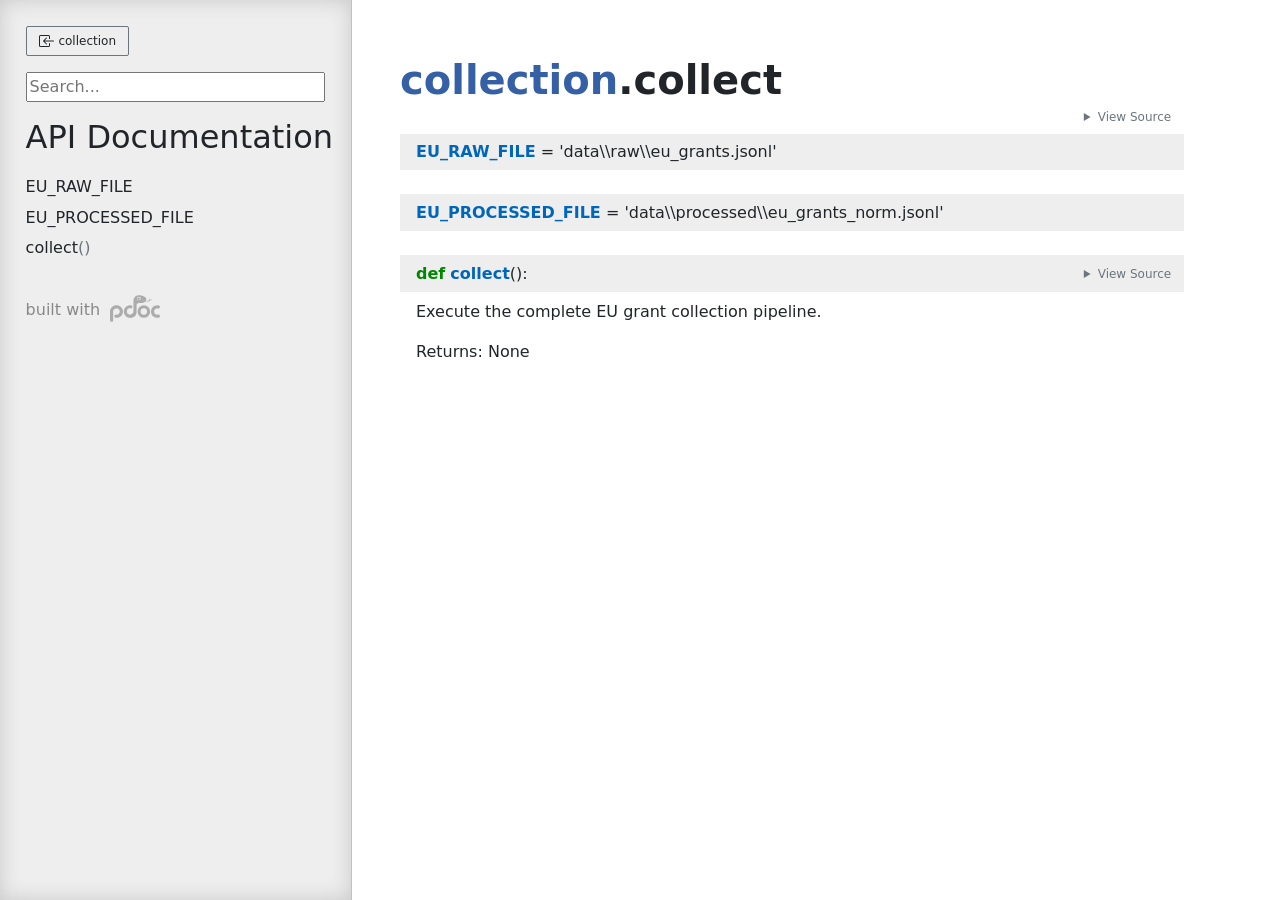
<file: docs/collection/collect.html>
<!doctype html>
<html lang="en">
<head>
    <meta charset="utf-8">
    <meta name="viewport" content="width=device-width, initial-scale=1">
    <meta name="generator" content="pdoc 16.0.0"/>
    <title>collection.collect API documentation</title>

    <style>/*! * Bootstrap Reboot v5.0.0 (https://getbootstrap.com/) * Copyright 2011-2021 The Bootstrap Authors * Copyright 2011-2021 Twitter, Inc. * Licensed under MIT (https://github.com/twbs/bootstrap/blob/main/LICENSE) * Forked from Normalize.css, licensed MIT (https://github.com/necolas/normalize.css/blob/master/LICENSE.md) */*,::after,::before{box-sizing:border-box}@media (prefers-reduced-motion:no-preference){:root{scroll-behavior:smooth}}body{margin:0;font-family:system-ui,-apple-system,"Segoe UI",Roboto,"Helvetica Neue",Arial,"Noto Sans","Liberation Sans",sans-serif,"Apple Color Emoji","Segoe UI Emoji","Segoe UI Symbol","Noto Color Emoji";font-size:1rem;font-weight:400;line-height:1.5;color:#212529;background-color:#fff;-webkit-text-size-adjust:100%;-webkit-tap-highlight-color:transparent}hr{margin:1rem 0;color:inherit;background-color:currentColor;border:0;opacity:.25}hr:not([size]){height:1px}h1,h2,h3,h4,h5,h6{margin-top:0;margin-bottom:.5rem;font-weight:500;line-height:1.2}h1{font-size:calc(1.375rem + 1.5vw)}@media (min-width:1200px){h1{font-size:2.5rem}}h2{font-size:calc(1.325rem + .9vw)}@media (min-width:1200px){h2{font-size:2rem}}h3{font-size:calc(1.3rem + .6vw)}@media (min-width:1200px){h3{font-size:1.75rem}}h4{font-size:calc(1.275rem + .3vw)}@media (min-width:1200px){h4{font-size:1.5rem}}h5{font-size:1.25rem}h6{font-size:1rem}p{margin-top:0;margin-bottom:1rem}abbr[data-bs-original-title],abbr[title]{-webkit-text-decoration:underline dotted;text-decoration:underline dotted;cursor:help;-webkit-text-decoration-skip-ink:none;text-decoration-skip-ink:none}address{margin-bottom:1rem;font-style:normal;line-height:inherit}ol,ul{padding-left:2rem}dl,ol,ul{margin-top:0;margin-bottom:1rem}ol ol,ol ul,ul ol,ul ul{margin-bottom:0}dt{font-weight:700}dd{margin-bottom:.5rem;margin-left:0}blockquote{margin:0 0 1rem}b,strong{font-weight:bolder}small{font-size:.875em}mark{padding:.2em;background-color:#fcf8e3}sub,sup{position:relative;font-size:.75em;line-height:0;vertical-align:baseline}sub{bottom:-.25em}sup{top:-.5em}a{color:#0d6efd;text-decoration:underline}a:hover{color:#0a58ca}a:not([href]):not([class]),a:not([href]):not([class]):hover{color:inherit;text-decoration:none}code,kbd,pre,samp{font-family:SFMono-Regular,Menlo,Monaco,Consolas,"Liberation Mono","Courier New",monospace;font-size:1em;direction:ltr;unicode-bidi:bidi-override}pre{display:block;margin-top:0;margin-bottom:1rem;overflow:auto;font-size:.875em}pre code{font-size:inherit;color:inherit;word-break:normal}code{font-size:.875em;color:#d63384;word-wrap:break-word}a>code{color:inherit}kbd{padding:.2rem .4rem;font-size:.875em;color:#fff;background-color:#212529;border-radius:.2rem}kbd kbd{padding:0;font-size:1em;font-weight:700}figure{margin:0 0 1rem}img,svg{vertical-align:middle}table{caption-side:bottom;border-collapse:collapse}caption{padding-top:.5rem;padding-bottom:.5rem;color:#6c757d;text-align:left}th{text-align:inherit;text-align:-webkit-match-parent}tbody,td,tfoot,th,thead,tr{border-color:inherit;border-style:solid;border-width:0}label{display:inline-block}button{border-radius:0}button:focus:not(:focus-visible){outline:0}button,input,optgroup,select,textarea{margin:0;font-family:inherit;font-size:inherit;line-height:inherit}button,select{text-transform:none}[role=button]{cursor:pointer}select{word-wrap:normal}select:disabled{opacity:1}[list]::-webkit-calendar-picker-indicator{display:none}[type=button],[type=reset],[type=submit],button{-webkit-appearance:button}[type=button]:not(:disabled),[type=reset]:not(:disabled),[type=submit]:not(:disabled),button:not(:disabled){cursor:pointer}::-moz-focus-inner{padding:0;border-style:none}textarea{resize:vertical}fieldset{min-width:0;padding:0;margin:0;border:0}legend{float:left;width:100%;padding:0;margin-bottom:.5rem;font-size:calc(1.275rem + .3vw);line-height:inherit}@media (min-width:1200px){legend{font-size:1.5rem}}legend+*{clear:left}::-webkit-datetime-edit-day-field,::-webkit-datetime-edit-fields-wrapper,::-webkit-datetime-edit-hour-field,::-webkit-datetime-edit-minute,::-webkit-datetime-edit-month-field,::-webkit-datetime-edit-text,::-webkit-datetime-edit-year-field{padding:0}::-webkit-inner-spin-button{height:auto}[type=search]{outline-offset:-2px;-webkit-appearance:textfield}::-webkit-search-decoration{-webkit-appearance:none}::-webkit-color-swatch-wrapper{padding:0}::file-selector-button{font:inherit}::-webkit-file-upload-button{font:inherit;-webkit-appearance:button}output{display:inline-block}iframe{border:0}summary{display:list-item;cursor:pointer}progress{vertical-align:baseline}[hidden]{display:none!important}</style>
    <style>/*! syntax-highlighting.css */pre{line-height:125%;}span.linenos{color:inherit; background-color:transparent; padding-left:5px; padding-right:20px;}.pdoc-code .hll{background-color:#ffffcc}.pdoc-code{background:#f8f8f8;}.pdoc-code .c{color:#3D7B7B; font-style:italic}.pdoc-code .err{border:1px solid #FF0000}.pdoc-code .k{color:#008000; font-weight:bold}.pdoc-code .o{color:#666666}.pdoc-code .ch{color:#3D7B7B; font-style:italic}.pdoc-code .cm{color:#3D7B7B; font-style:italic}.pdoc-code .cp{color:#9C6500}.pdoc-code .cpf{color:#3D7B7B; font-style:italic}.pdoc-code .c1{color:#3D7B7B; font-style:italic}.pdoc-code .cs{color:#3D7B7B; font-style:italic}.pdoc-code .gd{color:#A00000}.pdoc-code .ge{font-style:italic}.pdoc-code .gr{color:#E40000}.pdoc-code .gh{color:#000080; font-weight:bold}.pdoc-code .gi{color:#008400}.pdoc-code .go{color:#717171}.pdoc-code .gp{color:#000080; font-weight:bold}.pdoc-code .gs{font-weight:bold}.pdoc-code .gu{color:#800080; font-weight:bold}.pdoc-code .gt{color:#0044DD}.pdoc-code .kc{color:#008000; font-weight:bold}.pdoc-code .kd{color:#008000; font-weight:bold}.pdoc-code .kn{color:#008000; font-weight:bold}.pdoc-code .kp{color:#008000}.pdoc-code .kr{color:#008000; font-weight:bold}.pdoc-code .kt{color:#B00040}.pdoc-code .m{color:#666666}.pdoc-code .s{color:#BA2121}.pdoc-code .na{color:#687822}.pdoc-code .nb{color:#008000}.pdoc-code .nc{color:#0000FF; font-weight:bold}.pdoc-code .no{color:#880000}.pdoc-code .nd{color:#AA22FF}.pdoc-code .ni{color:#717171; font-weight:bold}.pdoc-code .ne{color:#CB3F38; font-weight:bold}.pdoc-code .nf{color:#0000FF}.pdoc-code .nl{color:#767600}.pdoc-code .nn{color:#0000FF; font-weight:bold}.pdoc-code .nt{color:#008000; font-weight:bold}.pdoc-code .nv{color:#19177C}.pdoc-code .ow{color:#AA22FF; font-weight:bold}.pdoc-code .w{color:#bbbbbb}.pdoc-code .mb{color:#666666}.pdoc-code .mf{color:#666666}.pdoc-code .mh{color:#666666}.pdoc-code .mi{color:#666666}.pdoc-code .mo{color:#666666}.pdoc-code .sa{color:#BA2121}.pdoc-code .sb{color:#BA2121}.pdoc-code .sc{color:#BA2121}.pdoc-code .dl{color:#BA2121}.pdoc-code .sd{color:#BA2121; font-style:italic}.pdoc-code .s2{color:#BA2121}.pdoc-code .se{color:#AA5D1F; font-weight:bold}.pdoc-code .sh{color:#BA2121}.pdoc-code .si{color:#A45A77; font-weight:bold}.pdoc-code .sx{color:#008000}.pdoc-code .sr{color:#A45A77}.pdoc-code .s1{color:#BA2121}.pdoc-code .ss{color:#19177C}.pdoc-code .bp{color:#008000}.pdoc-code .fm{color:#0000FF}.pdoc-code .vc{color:#19177C}.pdoc-code .vg{color:#19177C}.pdoc-code .vi{color:#19177C}.pdoc-code .vm{color:#19177C}.pdoc-code .il{color:#666666}</style>
    <style>/*! theme.css */:root{--pdoc-background:#fff;}.pdoc{--text:#212529;--muted:#6c757d;--link:#3660a5;--link-hover:#1659c5;--code:#f8f8f8;--active:#fff598;--accent:#eee;--accent2:#c1c1c1;--nav-hover:rgba(255, 255, 255, 0.5);--name:#0066BB;--def:#008800;--annotation:#007020;}</style>
    <style>/*! layout.css */html, body{width:100%;height:100%;}html, main{scroll-behavior:smooth;}body{background-color:var(--pdoc-background);}@media (max-width:769px){#navtoggle{cursor:pointer;position:absolute;width:50px;height:40px;top:1rem;right:1rem;border-color:var(--text);color:var(--text);display:flex;opacity:0.8;z-index:999;}#navtoggle:hover{opacity:1;}#togglestate + div{display:none;}#togglestate:checked + div{display:inherit;}main, header{padding:2rem 3vw;}header + main{margin-top:-3rem;}.git-button{display:none !important;}nav input[type="search"]{max-width:77%;}nav input[type="search"]:first-child{margin-top:-6px;}nav input[type="search"]:valid ~ *{display:none !important;}}@media (min-width:770px){:root{--sidebar-width:clamp(12.5rem, 28vw, 22rem);}nav{position:fixed;overflow:auto;height:100vh;width:var(--sidebar-width);}main, header{padding:3rem 2rem 3rem calc(var(--sidebar-width) + 3rem);width:calc(54rem + var(--sidebar-width));max-width:100%;}header + main{margin-top:-4rem;}#navtoggle{display:none;}}#togglestate{position:absolute;height:0;opacity:0;}nav.pdoc{--pad:clamp(0.5rem, 2vw, 1.75rem);--indent:1.5rem;background-color:var(--accent);border-right:1px solid var(--accent2);box-shadow:0 0 20px rgba(50, 50, 50, .2) inset;padding:0 0 0 var(--pad);overflow-wrap:anywhere;scrollbar-width:thin; scrollbar-color:var(--accent2) transparent; z-index:1}nav.pdoc::-webkit-scrollbar{width:.4rem; }nav.pdoc::-webkit-scrollbar-thumb{background-color:var(--accent2); }nav.pdoc > div{padding:var(--pad) 0;}nav.pdoc .module-list-button{display:inline-flex;align-items:center;color:var(--text);border-color:var(--muted);margin-bottom:1rem;}nav.pdoc .module-list-button:hover{border-color:var(--text);}nav.pdoc input[type=search]{display:block;outline-offset:0;width:calc(100% - var(--pad));}nav.pdoc .logo{max-width:calc(100% - var(--pad));max-height:35vh;display:block;margin:0 auto 1rem;transform:translate(calc(-.5 * var(--pad)), 0);}nav.pdoc ul{list-style:none;padding-left:0;}nav.pdoc > div > ul{margin-left:calc(0px - var(--pad));}nav.pdoc li a{padding:.2rem 0 .2rem calc(var(--pad) + var(--indent));}nav.pdoc > div > ul > li > a{padding-left:var(--pad);}nav.pdoc li{transition:all 100ms;}nav.pdoc li:hover{background-color:var(--nav-hover);}nav.pdoc a, nav.pdoc a:hover{color:var(--text);}nav.pdoc a{display:block;}nav.pdoc > h2:first-of-type{margin-top:1.5rem;}nav.pdoc .class:before{content:"class ";color:var(--muted);}nav.pdoc .function:after{content:"()";color:var(--muted);}nav.pdoc footer:before{content:"";display:block;width:calc(100% - var(--pad));border-top:solid var(--accent2) 1px;margin-top:1.5rem;padding-top:.5rem;}nav.pdoc footer{font-size:small;}</style>
    <style>/*! content.css */.pdoc{color:var(--text);box-sizing:border-box;line-height:1.5;background:none;}.pdoc .pdoc-button{cursor:pointer;display:inline-block;border:solid black 1px;border-radius:2px;font-size:.75rem;padding:calc(0.5em - 1px) 1em;transition:100ms all;}.pdoc .alert{padding:1rem 1rem 1rem calc(1.5rem + 24px);border:1px solid transparent;border-radius:.25rem;background-repeat:no-repeat;background-position:.75rem center;margin-bottom:1rem;}.pdoc .alert > em{display:none;}.pdoc .alert > *:last-child{margin-bottom:0;}.pdoc .alert.note{color:#084298;background-color:#cfe2ff;border-color:#b6d4fe;background-image:url("data:image/svg+xml,%3Csvg%20xmlns%3D%22http%3A//www.w3.org/2000/svg%22%20width%3D%2224%22%20height%3D%2224%22%20fill%3D%22%23084298%22%20viewBox%3D%220%200%2016%2016%22%3E%3Cpath%20d%3D%22M8%2016A8%208%200%201%200%208%200a8%208%200%200%200%200%2016zm.93-9.412-1%204.705c-.07.34.029.533.304.533.194%200%20.487-.07.686-.246l-.088.416c-.287.346-.92.598-1.465.598-.703%200-1.002-.422-.808-1.319l.738-3.468c.064-.293.006-.399-.287-.47l-.451-.081.082-.381%202.29-.287zM8%205.5a1%201%200%201%201%200-2%201%201%200%200%201%200%202z%22/%3E%3C/svg%3E");}.pdoc .alert.tip{color:#0a3622;background-color:#d1e7dd;border-color:#a3cfbb;background-image:url("data:image/svg+xml,%3Csvg%20xmlns%3D%22http%3A//www.w3.org/2000/svg%22%20width%3D%2224%22%20height%3D%2224%22%20fill%3D%22%230a3622%22%20viewBox%3D%220%200%2016%2016%22%3E%3Cpath%20d%3D%22M2%206a6%206%200%201%201%2010.174%204.31c-.203.196-.359.4-.453.619l-.762%201.769A.5.5%200%200%201%2010.5%2013a.5.5%200%200%201%200%201%20.5.5%200%200%201%200%201l-.224.447a1%201%200%200%201-.894.553H6.618a1%201%200%200%201-.894-.553L5.5%2015a.5.5%200%200%201%200-1%20.5.5%200%200%201%200-1%20.5.5%200%200%201-.46-.302l-.761-1.77a2%202%200%200%200-.453-.618A5.98%205.98%200%200%201%202%206m6-5a5%205%200%200%200-3.479%208.592c.263.254.514.564.676.941L5.83%2012h4.342l.632-1.467c.162-.377.413-.687.676-.941A5%205%200%200%200%208%201%22/%3E%3C/svg%3E");}.pdoc .alert.important{color:#055160;background-color:#cff4fc;border-color:#9eeaf9;background-image:url("data:image/svg+xml,%3Csvg%20xmlns%3D%22http%3A//www.w3.org/2000/svg%22%20width%3D%2224%22%20height%3D%2224%22%20fill%3D%22%23055160%22%20viewBox%3D%220%200%2016%2016%22%3E%3Cpath%20d%3D%22M2%200a2%202%200%200%200-2%202v12a2%202%200%200%200%202%202h12a2%202%200%200%200%202-2V2a2%202%200%200%200-2-2zm6%204c.535%200%20.954.462.9.995l-.35%203.507a.552.552%200%200%201-1.1%200L7.1%204.995A.905.905%200%200%201%208%204m.002%206a1%201%200%201%201%200%202%201%201%200%200%201%200-2%22/%3E%3C/svg%3E");}.pdoc .alert.warning{color:#664d03;background-color:#fff3cd;border-color:#ffecb5;background-image:url("data:image/svg+xml,%3Csvg%20xmlns%3D%22http%3A//www.w3.org/2000/svg%22%20width%3D%2224%22%20height%3D%2224%22%20fill%3D%22%23664d03%22%20viewBox%3D%220%200%2016%2016%22%3E%3Cpath%20d%3D%22M8.982%201.566a1.13%201.13%200%200%200-1.96%200L.165%2013.233c-.457.778.091%201.767.98%201.767h13.713c.889%200%201.438-.99.98-1.767L8.982%201.566zM8%205c.535%200%20.954.462.9.995l-.35%203.507a.552.552%200%200%201-1.1%200L7.1%205.995A.905.905%200%200%201%208%205zm.002%206a1%201%200%201%201%200%202%201%201%200%200%201%200-2z%22/%3E%3C/svg%3E");}.pdoc .alert.caution{color:#842029;background-color:#f8d7da;border-color:#f5c2c7;background-image:url("data:image/svg+xml,%3Csvg%20xmlns%3D%22http%3A//www.w3.org/2000/svg%22%20width%3D%2224%22%20height%3D%2224%22%20fill%3D%22%23842029%22%20viewBox%3D%220%200%2016%2016%22%3E%3Cpath%20d%3D%22M11.46.146A.5.5%200%200%200%2011.107%200H4.893a.5.5%200%200%200-.353.146L.146%204.54A.5.5%200%200%200%200%204.893v6.214a.5.5%200%200%200%20.146.353l4.394%204.394a.5.5%200%200%200%20.353.146h6.214a.5.5%200%200%200%20.353-.146l4.394-4.394a.5.5%200%200%200%20.146-.353V4.893a.5.5%200%200%200-.146-.353zM8%204c.535%200%20.954.462.9.995l-.35%203.507a.552.552%200%200%201-1.1%200L7.1%204.995A.905.905%200%200%201%208%204m.002%206a1%201%200%201%201%200%202%201%201%200%200%201%200-2%22/%3E%3C/svg%3E");}.pdoc .alert.danger{color:#842029;background-color:#f8d7da;border-color:#f5c2c7;background-image:url("data:image/svg+xml,%3Csvg%20xmlns%3D%22http%3A//www.w3.org/2000/svg%22%20width%3D%2224%22%20height%3D%2224%22%20fill%3D%22%23842029%22%20viewBox%3D%220%200%2016%2016%22%3E%3Cpath%20d%3D%22M5.52.359A.5.5%200%200%201%206%200h4a.5.5%200%200%201%20.474.658L8.694%206H12.5a.5.5%200%200%201%20.395.807l-7%209a.5.5%200%200%201-.873-.454L6.823%209.5H3.5a.5.5%200%200%201-.48-.641l2.5-8.5z%22/%3E%3C/svg%3E");}.pdoc .visually-hidden{position:absolute !important;width:1px !important;height:1px !important;padding:0 !important;margin:-1px !important;overflow:hidden !important;clip:rect(0, 0, 0, 0) !important;white-space:nowrap !important;border:0 !important;}.pdoc h1, .pdoc h2, .pdoc h3{font-weight:300;margin:.3em 0;padding:.2em 0;}.pdoc > section:not(.module-info) h1{font-size:1.5rem;font-weight:500;}.pdoc > section:not(.module-info) h2{font-size:1.4rem;font-weight:500;}.pdoc > section:not(.module-info) h3{font-size:1.3rem;font-weight:500;}.pdoc > section:not(.module-info) h4{font-size:1.2rem;}.pdoc > section:not(.module-info) h5{font-size:1.1rem;}.pdoc a{text-decoration:none;color:var(--link);}.pdoc a:hover{color:var(--link-hover);}.pdoc blockquote{margin-left:2rem;}.pdoc pre{border-top:1px solid var(--accent2);border-bottom:1px solid var(--accent2);margin-top:0;margin-bottom:1em;padding:.5rem 0 .5rem .5rem;overflow-x:auto;background-color:var(--code);}.pdoc code{color:var(--text);padding:.2em .4em;margin:0;font-size:85%;background-color:var(--accent);border-radius:6px;}.pdoc a > code{color:inherit;}.pdoc pre > code{display:inline-block;font-size:inherit;background:none;border:none;padding:0;}.pdoc > section:not(.module-info){margin-bottom:1.5rem;}.pdoc .modulename{margin-top:0;font-weight:bold;}.pdoc .modulename a{color:var(--link);transition:100ms all;}.pdoc .git-button{float:right;border:solid var(--link) 1px;}.pdoc .git-button:hover{background-color:var(--link);color:var(--pdoc-background);}.view-source-toggle-state,.view-source-toggle-state ~ .pdoc-code{display:none;}.view-source-toggle-state:checked ~ .pdoc-code{display:block;}.view-source-button{display:inline-block;float:right;font-size:.75rem;line-height:1.5rem;color:var(--muted);padding:0 .4rem 0 1.3rem;cursor:pointer;text-indent:-2px;}.view-source-button > span{visibility:hidden;}.module-info .view-source-button{float:none;display:flex;justify-content:flex-end;margin:-1.2rem .4rem -.2rem 0;}.view-source-button::before{position:absolute;content:"View Source";display:list-item;list-style-type:disclosure-closed;}.view-source-toggle-state:checked ~ .attr .view-source-button::before,.view-source-toggle-state:checked ~ .view-source-button::before{list-style-type:disclosure-open;}.pdoc .docstring{margin-bottom:1.5rem;}.pdoc section:not(.module-info) .docstring{margin-left:clamp(0rem, 5vw - 2rem, 1rem);}.pdoc .docstring .pdoc-code{margin-left:1em;margin-right:1em;}.pdoc h1:target,.pdoc h2:target,.pdoc h3:target,.pdoc h4:target,.pdoc h5:target,.pdoc h6:target,.pdoc .pdoc-code > pre > span:target{background-color:var(--active);box-shadow:-1rem 0 0 0 var(--active);}.pdoc .pdoc-code > pre > span:target{display:block;}.pdoc div:target > .attr,.pdoc section:target > .attr,.pdoc dd:target > a{background-color:var(--active);}.pdoc *{scroll-margin:2rem;}.pdoc .pdoc-code .linenos{user-select:none;}.pdoc .attr:hover{filter:contrast(0.95);}.pdoc section, .pdoc .classattr{position:relative;}.pdoc .headerlink{--width:clamp(1rem, 3vw, 2rem);position:absolute;top:0;left:calc(0rem - var(--width));transition:all 100ms ease-in-out;opacity:0;}.pdoc .headerlink::before{content:"#";display:block;text-align:center;width:var(--width);height:2.3rem;line-height:2.3rem;font-size:1.5rem;}.pdoc .attr:hover ~ .headerlink,.pdoc *:target > .headerlink,.pdoc .headerlink:hover{opacity:1;}.pdoc .attr{display:block;margin:.5rem 0 .5rem;padding:.4rem .4rem .4rem 1rem;background-color:var(--accent);overflow-x:auto;}.pdoc .classattr{margin-left:2rem;}.pdoc .decorator-deprecated{color:#842029;}.pdoc .decorator-deprecated ~ span{filter:grayscale(1) opacity(0.8);}.pdoc .name{color:var(--name);font-weight:bold;}.pdoc .def{color:var(--def);font-weight:bold;}.pdoc .signature{background-color:transparent;}.pdoc .param, .pdoc .return-annotation{white-space:pre;}.pdoc .signature.multiline .param{display:block;}.pdoc .signature.condensed .param{display:inline-block;}.pdoc .annotation{color:var(--annotation);}.pdoc .view-value-toggle-state,.pdoc .view-value-toggle-state ~ .default_value{display:none;}.pdoc .view-value-toggle-state:checked ~ .default_value{display:inherit;}.pdoc .view-value-button{font-size:.5rem;vertical-align:middle;border-style:dashed;margin-top:-0.1rem;}.pdoc .view-value-button:hover{background:white;}.pdoc .view-value-button::before{content:"show";text-align:center;width:2.2em;display:inline-block;}.pdoc .view-value-toggle-state:checked ~ .view-value-button::before{content:"hide";}.pdoc .inherited{margin-left:2rem;}.pdoc .inherited dt{font-weight:700;}.pdoc .inherited dt, .pdoc .inherited dd{display:inline;margin-left:0;margin-bottom:.5rem;}.pdoc .inherited dd:not(:last-child):after{content:", ";}.pdoc .inherited .class:before{content:"class ";}.pdoc .inherited .function a:after{content:"()";}.pdoc .search-result .docstring{overflow:auto;max-height:25vh;}.pdoc .search-result.focused > .attr{background-color:var(--active);}.pdoc .attribution{margin-top:2rem;display:block;opacity:0.5;transition:all 200ms;filter:grayscale(100%);}.pdoc .attribution:hover{opacity:1;filter:grayscale(0%);}.pdoc .attribution img{margin-left:5px;height:27px;vertical-align:bottom;width:50px;transition:all 200ms;}.pdoc table{display:block;width:max-content;max-width:100%;overflow:auto;margin-bottom:1rem;}.pdoc table th{font-weight:600;}.pdoc table th, .pdoc table td{padding:6px 13px;border:1px solid var(--accent2);}</style>
    <style>/*! custom.css */</style></head>
<body>
    <nav class="pdoc">
        <label id="navtoggle" for="togglestate" class="pdoc-button"><svg xmlns='http://www.w3.org/2000/svg' viewBox='0 0 30 30'><path stroke-linecap='round' stroke="currentColor" stroke-miterlimit='10' stroke-width='2' d='M4 7h22M4 15h22M4 23h22'/></svg></label>
        <input id="togglestate" type="checkbox" aria-hidden="true" tabindex="-1">
        <div>            <a class="pdoc-button module-list-button" href="../collection.html">
<svg xmlns="http://www.w3.org/2000/svg" width="16" height="16" fill="currentColor" class="bi bi-box-arrow-in-left" viewBox="0 0 16 16">
  <path fill-rule="evenodd" d="M10 3.5a.5.5 0 0 0-.5-.5h-8a.5.5 0 0 0-.5.5v9a.5.5 0 0 0 .5.5h8a.5.5 0 0 0 .5-.5v-2a.5.5 0 0 1 1 0v2A1.5 1.5 0 0 1 9.5 14h-8A1.5 1.5 0 0 1 0 12.5v-9A1.5 1.5 0 0 1 1.5 2h8A1.5 1.5 0 0 1 11 3.5v2a.5.5 0 0 1-1 0v-2z"/>
  <path fill-rule="evenodd" d="M4.146 8.354a.5.5 0 0 1 0-.708l3-3a.5.5 0 1 1 .708.708L5.707 7.5H14.5a.5.5 0 0 1 0 1H5.707l2.147 2.146a.5.5 0 0 1-.708.708l-3-3z"/>
</svg>                &nbsp;collection</a>


            <input type="search" placeholder="Search..." role="searchbox" aria-label="search"
                   pattern=".+" required>



            <h2>API Documentation</h2>
                <ul class="memberlist">
            <li>
                    <a class="variable" href="#EU_RAW_FILE">EU_RAW_FILE</a>
            </li>
            <li>
                    <a class="variable" href="#EU_PROCESSED_FILE">EU_PROCESSED_FILE</a>
            </li>
            <li>
                    <a class="function" href="#collect">collect</a>
            </li>
    </ul>



        <a class="attribution" title="pdoc: Python API documentation generator" href="https://pdoc.dev" target="_blank">
            built with <span class="visually-hidden">pdoc</span><img
                alt="pdoc logo"
                src="data:image/svg+xml,%3Csvg%20xmlns%3D%22http%3A//www.w3.org/2000/svg%22%20role%3D%22img%22%20aria-label%3D%22pdoc%20logo%22%20width%3D%22300%22%20height%3D%22160%22%20viewBox%3D%220%200%20150%2080%22%3E%3Ctitle%3Epdoc%3C/title%3E%3Cpath%20d%3D%22M132.316%2048.886c.276-4.679%202.342-6.698%204.409-7.982s4.27-1.165%206.751-1.055c1.586.07%203.044.156%204.222-.482%201.142-.619%202.026-1.932%202.162-3.739.268-3.576-1.929-5.368-5.006-5.551s-7.599.524-10.517%201.606c-4.455%201.652-8.588%206.606-9.552%208.992s-2.342%206.193-1.745%2010.873%202.664%209.221%205.878%2011.79%205.878%203.808%2010.103%204.312%203.444.229%206.062.229%205.006-2.202%204.914-4.909-2.296-5.001-4.501-4.863-3.077.505-5.281.229-7.715-2.064-7.899-9.451z%22%20fill%3D%22%23198754%22/%3E%3Ccircle%20cx%3D%22101.504%22%20cy%3D%2248.943%22%20r%3D%2214.208%22%20fill%3D%22none%22%20stroke%3D%22%23198754%22%20stroke-width%3D%229.354%22/%3E%3Cpath%20d%3D%22M87.81.002c-3.637.065-5.001.454-7.014%201.232s-3.443%201.363-6.3%204.282c-1.723%201.76-3.148%205.019-3.776%207.329-.413%201.521-.316%202.63-.316%202.63l-.195%2034.612c.065%205.774-6.755%208.305-9.612%208.37s-9.678-1.038-9.743-9.408%207.128-9.521%208.362-9.521c1.413-.13%202.526-.021%203.718-.016%202.071.009%204.157-.778%204.092-4.671s-4.157-4.736-4.157-4.736c-6.3-.843-11.43%202.206-11.43%202.206S40.917%2038.15%2041.372%2049.634%2051.568%2068.19%2061.311%2068.125s18.316-7.007%2018.445-17.193l.13-22.772c.046-2.291%202.683-3.644%204.476-4.203.745-.232%201.694-.274%201.694-.274l10.457-.13s4.871-.324%207.729-3.114%204.352-6.294%204.352-6.294.974-3.049.13-4.606-.195-1.233-2.792-3.309-8.573-4.477-8.573-4.477S91.447-.063%2087.81.002zM0%2047.169l.065%2028.417S0%2080.127%204.481%2079.997s5.072-3.866%205.049-4.152l-.113-28.482s1.624-7.656%209.937-7.721%2010.002%206.942%2010.002%208.499-.909%2010.51-9.093%2010.51c-.948%200-2.99-.567-4.145-.272-3.919%201-3.194%204.554-3.194%204.554s.065%205.061%207.404%204.996%2018.575-6.034%2018.575-19.074S26.953%2030.04%2019.549%2029.91%201.234%2035.296%200%2047.169z%22%20fill%3D%22%23198754%22/%3E%3Cg%20transform%3D%22matrix%28.325601%200%200%20.325256%20-10.32669%20-45.802786%29%22%3E%3Ccircle%20cx%3D%22297.554%22%20cy%3D%22172.286%22%20r%3D%2216.5%22%20fill%3D%22%23fff%22/%3E%3Cellipse%20cx%3D%22297.709%22%20cy%3D%22172.642%22%20rx%3D%2211.071%22%20ry%3D%2210.871%22%20fill%3D%22%23105a48%22/%3E%3Ccircle%20cx%3D%22304.104%22%20cy%3D%22167.667%22%20r%3D%224.5%22%20fill%3D%22%23fff%22/%3E%3C/g%3E%3Cpath%20d%3D%22M94.661%2017.032l.893-1.476s.99.714%201.916.925%201.575.114%202.955.114l14.565-.162c1.283-.032%203.085-.762%203.02-3.293s-.373-3.503-.373-3.503l1.283-.487s.52.503.877%201.573.309%201.995.292%202.66-.227%201.541-.227%201.541%201.564-.308%202.359-1.038.823-.779%201.489-1.508.812-.86.812-.86.552-.13.877.26.341.957.065%201.46-1.672%202.206-3.247%203.066-2.76%201.427-3.929%201.768-3.848.73-7.063.714l-10.944-.114s-2.143-.081-3.02-.373-2.241-.973-2.598-1.265z%22%20fill%3D%22%23d36d49%22/%3E%3Cg%20fill%3D%22%23105a48%22%3E%3Cellipse%20cx%3D%2293.052%22%20cy%3D%2243.567%22%20rx%3D%22.869%22%20ry%3D%221.014%22%20transform%3D%22rotate%28341.022%29%22/%3E%3Cellipse%20cx%3D%22104.3%22%20cy%3D%22-16.184%22%20rx%3D%22.865%22%20ry%3D%221.009%22%20transform%3D%22rotate%2814.786%29%22/%3E%3C/g%3E%3C/svg%3E"/>
        </a>
</div>
    </nav>
    <main class="pdoc">
            <section class="module-info">
                    <h1 class="modulename">
<a href="./../collection.html">collection</a><wbr>.collect    </h1>

                
                        <input id="mod-collect-view-source" class="view-source-toggle-state" type="checkbox" aria-hidden="true" tabindex="-1">

                        <label class="view-source-button" for="mod-collect-view-source"><span>View Source</span></label>

                        <div class="pdoc-code codehilite"><pre><span></span><span id="L-1"><a href="#L-1"><span class="linenos"> 1</span></a><span class="kn">from</span><span class="w"> </span><span class="nn">collection.get_eu</span><span class="w"> </span><span class="kn">import</span> <span class="n">get_eu_grants</span><span class="p">,</span> <span class="n">process_eu_jsonl</span>
</span><span id="L-2"><a href="#L-2"><span class="linenos"> 2</span></a>
</span><span id="L-3"><a href="#L-3"><span class="linenos"> 3</span></a><span class="n">EU_RAW_FILE</span> <span class="o">=</span> <span class="sa">r</span><span class="s2">&quot;data\raw\eu_grants.jsonl&quot;</span>
</span><span id="L-4"><a href="#L-4"><span class="linenos"> 4</span></a><span class="n">EU_PROCESSED_FILE</span> <span class="o">=</span> <span class="sa">r</span><span class="s2">&quot;data\processed\eu_grants_norm.jsonl&quot;</span>
</span><span id="L-5"><a href="#L-5"><span class="linenos"> 5</span></a>
</span><span id="L-6"><a href="#L-6"><span class="linenos"> 6</span></a><span class="k">def</span><span class="w"> </span><span class="nf">collect</span><span class="p">():</span>
</span><span id="L-7"><a href="#L-7"><span class="linenos"> 7</span></a><span class="w">    </span><span class="sd">&quot;&quot;&quot;</span>
</span><span id="L-8"><a href="#L-8"><span class="linenos"> 8</span></a><span class="sd">    Execute the complete EU grant collection pipeline.</span>
</span><span id="L-9"><a href="#L-9"><span class="linenos"> 9</span></a>
</span><span id="L-10"><a href="#L-10"><span class="linenos">10</span></a><span class="sd">    Returns:</span>
</span><span id="L-11"><a href="#L-11"><span class="linenos">11</span></a><span class="sd">        None</span>
</span><span id="L-12"><a href="#L-12"><span class="linenos">12</span></a><span class="sd">    &quot;&quot;&quot;</span>
</span><span id="L-13"><a href="#L-13"><span class="linenos">13</span></a>    <span class="n">get_eu_grants</span><span class="p">(</span><span class="n">EU_RAW_FILE</span><span class="p">)</span>
</span><span id="L-14"><a href="#L-14"><span class="linenos">14</span></a>    <span class="n">process_eu_jsonl</span><span class="p">(</span><span class="n">EU_RAW_FILE</span><span class="p">,</span> <span class="n">EU_PROCESSED_FILE</span><span class="p">)</span>
</span></pre></div>


            </section>
                <section id="EU_RAW_FILE">
                    <div class="attr variable">
            <span class="name">EU_RAW_FILE</span>        =
<span class="default_value">&#39;data\\raw\\eu_grants.jsonl&#39;</span>

        
    </div>
    <a class="headerlink" href="#EU_RAW_FILE"></a>
    
    

                </section>
                <section id="EU_PROCESSED_FILE">
                    <div class="attr variable">
            <span class="name">EU_PROCESSED_FILE</span>        =
<span class="default_value">&#39;data\\processed\\eu_grants_norm.jsonl&#39;</span>

        
    </div>
    <a class="headerlink" href="#EU_PROCESSED_FILE"></a>
    
    

                </section>
                <section id="collect">
                            <input id="collect-view-source" class="view-source-toggle-state" type="checkbox" aria-hidden="true" tabindex="-1">
<div class="attr function">
            
        <span class="def">def</span>
        <span class="name">collect</span><span class="signature pdoc-code condensed">(<span class="return-annotation">):</span></span>

                <label class="view-source-button" for="collect-view-source"><span>View Source</span></label>

    </div>
    <a class="headerlink" href="#collect"></a>
            <div class="pdoc-code codehilite"><pre><span></span><span id="collect-7"><a href="#collect-7"><span class="linenos"> 7</span></a><span class="k">def</span><span class="w"> </span><span class="nf">collect</span><span class="p">():</span>
</span><span id="collect-8"><a href="#collect-8"><span class="linenos"> 8</span></a><span class="w">    </span><span class="sd">&quot;&quot;&quot;</span>
</span><span id="collect-9"><a href="#collect-9"><span class="linenos"> 9</span></a><span class="sd">    Execute the complete EU grant collection pipeline.</span>
</span><span id="collect-10"><a href="#collect-10"><span class="linenos">10</span></a>
</span><span id="collect-11"><a href="#collect-11"><span class="linenos">11</span></a><span class="sd">    Returns:</span>
</span><span id="collect-12"><a href="#collect-12"><span class="linenos">12</span></a><span class="sd">        None</span>
</span><span id="collect-13"><a href="#collect-13"><span class="linenos">13</span></a><span class="sd">    &quot;&quot;&quot;</span>
</span><span id="collect-14"><a href="#collect-14"><span class="linenos">14</span></a>    <span class="n">get_eu_grants</span><span class="p">(</span><span class="n">EU_RAW_FILE</span><span class="p">)</span>
</span><span id="collect-15"><a href="#collect-15"><span class="linenos">15</span></a>    <span class="n">process_eu_jsonl</span><span class="p">(</span><span class="n">EU_RAW_FILE</span><span class="p">,</span> <span class="n">EU_PROCESSED_FILE</span><span class="p">)</span>
</span></pre></div>


            <div class="docstring"><p>Execute the complete EU grant collection pipeline.</p>

<p>Returns:
    None</p>
</div>


                </section>
    </main>
<script>
    function escapeHTML(html) {
        return document.createElement('div').appendChild(document.createTextNode(html)).parentNode.innerHTML;
    }

    const originalContent = document.querySelector("main.pdoc");
    let currentContent = originalContent;

    function setContent(innerHTML) {
        let elem;
        if (innerHTML) {
            elem = document.createElement("main");
            elem.classList.add("pdoc");
            elem.innerHTML = innerHTML;
        } else {
            elem = originalContent;
        }
        if (currentContent !== elem) {
            currentContent.replaceWith(elem);
            currentContent = elem;
        }
    }

    function getSearchTerm() {
        return (new URL(window.location)).searchParams.get("search");
    }

    const searchBox = document.querySelector(".pdoc input[type=search]");
    searchBox.addEventListener("input", function () {
        let url = new URL(window.location);
        if (searchBox.value.trim()) {
            url.hash = "";
            url.searchParams.set("search", searchBox.value);
        } else {
            url.searchParams.delete("search");
        }
        history.replaceState("", "", url.toString());
        onInput();
    });
    window.addEventListener("popstate", onInput);


    let search, searchErr;

    async function initialize() {
        try {
            search = await new Promise((resolve, reject) => {
                const script = document.createElement("script");
                script.type = "text/javascript";
                script.async = true;
                script.onload = () => resolve(window.pdocSearch);
                script.onerror = (e) => reject(e);
                script.src = "../search.js";
                document.getElementsByTagName("head")[0].appendChild(script);
            });
        } catch (e) {
            console.error("Cannot fetch pdoc search index");
            searchErr = "Cannot fetch search index.";
        }
        onInput();

        document.querySelector("nav.pdoc").addEventListener("click", e => {
            if (e.target.hash) {
                searchBox.value = "";
                searchBox.dispatchEvent(new Event("input"));
            }
        });
    }

    function onInput() {
        setContent((() => {
            const term = getSearchTerm();
            if (!term) {
                return null
            }
            if (searchErr) {
                return `<h3>Error: ${searchErr}</h3>`
            }
            if (!search) {
                return "<h3>Searching...</h3>"
            }

            window.scrollTo({top: 0, left: 0, behavior: 'auto'});

            const results = search(term);

            let html;
            if (results.length === 0) {
                html = `No search results for '${escapeHTML(term)}'.`
            } else {
                html = `<h4>${results.length} search result${results.length > 1 ? "s" : ""} for '${escapeHTML(term)}'.</h4>`;
            }
            for (let result of results.slice(0, 10)) {
                let doc = result.doc;
                let url = `../${doc.modulename.replaceAll(".", "/")}.html`;
                if (doc.qualname) {
                    url += `#${doc.qualname}`;
                }

                let heading;
                switch (result.doc.kind) {
                    case "function":
                        if (doc.fullname.endsWith(".__init__")) {
                            heading = `<span class="name">${doc.fullname.replace(/\.__init__$/, "")}</span>${doc.signature}`;
                        } else {
                            heading = `<span class="def">${doc.funcdef}</span> <span class="name">${doc.fullname}</span>${doc.signature}`;
                        }
                        break;
                    case "class":
                        heading = `<span class="def">class</span> <span class="name">${doc.fullname}</span>`;
                        if (doc.bases)
                            heading += `<wbr>(<span class="base">${doc.bases}</span>)`;
                        heading += `:`;
                        break;
                    case "variable":
                        heading = `<span class="name">${doc.fullname}</span>`;
                        if (doc.annotation)
                            heading += `<span class="annotation">${doc.annotation}</span>`;
                        if (doc.default_value)
                            heading += `<span class="default_value"> = ${doc.default_value}</span>`;
                        break;
                    default:
                        heading = `<span class="name">${doc.fullname}</span>`;
                        break;
                }
                html += `
                        <section class="search-result">
                        <a href="${url}" class="attr ${doc.kind}">${heading}</a>
                        <div class="docstring">${doc.doc}</div>
                        </section>
                    `;

            }
            return html;
        })());
    }

    if (getSearchTerm()) {
        initialize();
        searchBox.value = getSearchTerm();
        onInput();
    } else {
        searchBox.addEventListener("focus", initialize, {once: true});
    }

    searchBox.addEventListener("keydown", e => {
        if (["ArrowDown", "ArrowUp", "Enter"].includes(e.key)) {
            let focused = currentContent.querySelector(".search-result.focused");
            if (!focused) {
                currentContent.querySelector(".search-result").classList.add("focused");
            } else if (
                e.key === "ArrowDown"
                && focused.nextElementSibling
                && focused.nextElementSibling.classList.contains("search-result")
            ) {
                focused.classList.remove("focused");
                focused.nextElementSibling.classList.add("focused");
                focused.nextElementSibling.scrollIntoView({
                    behavior: "smooth",
                    block: "nearest",
                    inline: "nearest"
                });
            } else if (
                e.key === "ArrowUp"
                && focused.previousElementSibling
                && focused.previousElementSibling.classList.contains("search-result")
            ) {
                focused.classList.remove("focused");
                focused.previousElementSibling.classList.add("focused");
                focused.previousElementSibling.scrollIntoView({
                    behavior: "smooth",
                    block: "nearest",
                    inline: "nearest"
                });
            } else if (
                e.key === "Enter"
            ) {
                focused.querySelector("a").click();
            }
        }
    });
</script></body>
</html>
</file>
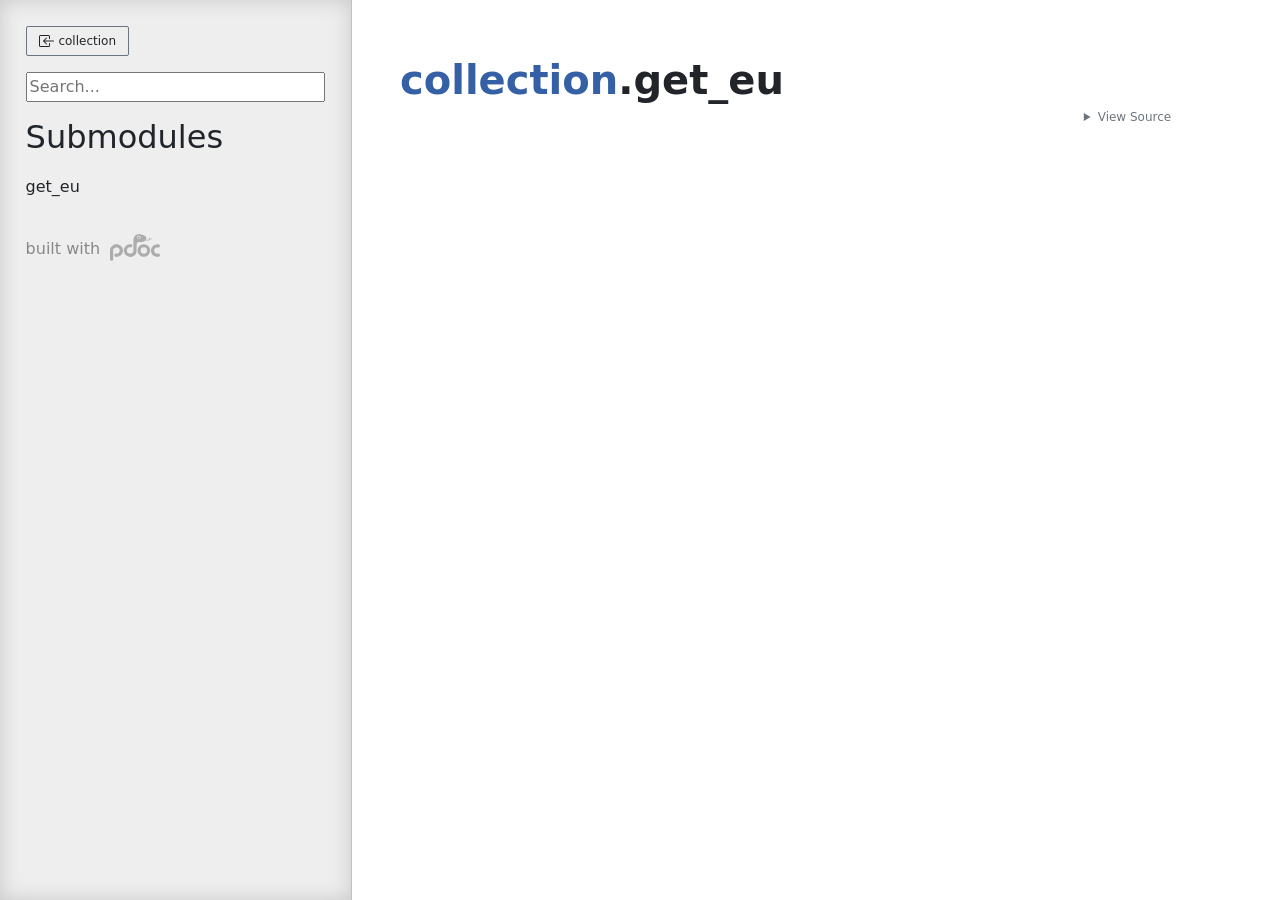
<file: docs/collection/get_eu.html>
<!doctype html>
<html lang="en">
<head>
    <meta charset="utf-8">
    <meta name="viewport" content="width=device-width, initial-scale=1">
    <meta name="generator" content="pdoc 16.0.0"/>
    <title>collection.get_eu API documentation</title>

    <style>/*! * Bootstrap Reboot v5.0.0 (https://getbootstrap.com/) * Copyright 2011-2021 The Bootstrap Authors * Copyright 2011-2021 Twitter, Inc. * Licensed under MIT (https://github.com/twbs/bootstrap/blob/main/LICENSE) * Forked from Normalize.css, licensed MIT (https://github.com/necolas/normalize.css/blob/master/LICENSE.md) */*,::after,::before{box-sizing:border-box}@media (prefers-reduced-motion:no-preference){:root{scroll-behavior:smooth}}body{margin:0;font-family:system-ui,-apple-system,"Segoe UI",Roboto,"Helvetica Neue",Arial,"Noto Sans","Liberation Sans",sans-serif,"Apple Color Emoji","Segoe UI Emoji","Segoe UI Symbol","Noto Color Emoji";font-size:1rem;font-weight:400;line-height:1.5;color:#212529;background-color:#fff;-webkit-text-size-adjust:100%;-webkit-tap-highlight-color:transparent}hr{margin:1rem 0;color:inherit;background-color:currentColor;border:0;opacity:.25}hr:not([size]){height:1px}h1,h2,h3,h4,h5,h6{margin-top:0;margin-bottom:.5rem;font-weight:500;line-height:1.2}h1{font-size:calc(1.375rem + 1.5vw)}@media (min-width:1200px){h1{font-size:2.5rem}}h2{font-size:calc(1.325rem + .9vw)}@media (min-width:1200px){h2{font-size:2rem}}h3{font-size:calc(1.3rem + .6vw)}@media (min-width:1200px){h3{font-size:1.75rem}}h4{font-size:calc(1.275rem + .3vw)}@media (min-width:1200px){h4{font-size:1.5rem}}h5{font-size:1.25rem}h6{font-size:1rem}p{margin-top:0;margin-bottom:1rem}abbr[data-bs-original-title],abbr[title]{-webkit-text-decoration:underline dotted;text-decoration:underline dotted;cursor:help;-webkit-text-decoration-skip-ink:none;text-decoration-skip-ink:none}address{margin-bottom:1rem;font-style:normal;line-height:inherit}ol,ul{padding-left:2rem}dl,ol,ul{margin-top:0;margin-bottom:1rem}ol ol,ol ul,ul ol,ul ul{margin-bottom:0}dt{font-weight:700}dd{margin-bottom:.5rem;margin-left:0}blockquote{margin:0 0 1rem}b,strong{font-weight:bolder}small{font-size:.875em}mark{padding:.2em;background-color:#fcf8e3}sub,sup{position:relative;font-size:.75em;line-height:0;vertical-align:baseline}sub{bottom:-.25em}sup{top:-.5em}a{color:#0d6efd;text-decoration:underline}a:hover{color:#0a58ca}a:not([href]):not([class]),a:not([href]):not([class]):hover{color:inherit;text-decoration:none}code,kbd,pre,samp{font-family:SFMono-Regular,Menlo,Monaco,Consolas,"Liberation Mono","Courier New",monospace;font-size:1em;direction:ltr;unicode-bidi:bidi-override}pre{display:block;margin-top:0;margin-bottom:1rem;overflow:auto;font-size:.875em}pre code{font-size:inherit;color:inherit;word-break:normal}code{font-size:.875em;color:#d63384;word-wrap:break-word}a>code{color:inherit}kbd{padding:.2rem .4rem;font-size:.875em;color:#fff;background-color:#212529;border-radius:.2rem}kbd kbd{padding:0;font-size:1em;font-weight:700}figure{margin:0 0 1rem}img,svg{vertical-align:middle}table{caption-side:bottom;border-collapse:collapse}caption{padding-top:.5rem;padding-bottom:.5rem;color:#6c757d;text-align:left}th{text-align:inherit;text-align:-webkit-match-parent}tbody,td,tfoot,th,thead,tr{border-color:inherit;border-style:solid;border-width:0}label{display:inline-block}button{border-radius:0}button:focus:not(:focus-visible){outline:0}button,input,optgroup,select,textarea{margin:0;font-family:inherit;font-size:inherit;line-height:inherit}button,select{text-transform:none}[role=button]{cursor:pointer}select{word-wrap:normal}select:disabled{opacity:1}[list]::-webkit-calendar-picker-indicator{display:none}[type=button],[type=reset],[type=submit],button{-webkit-appearance:button}[type=button]:not(:disabled),[type=reset]:not(:disabled),[type=submit]:not(:disabled),button:not(:disabled){cursor:pointer}::-moz-focus-inner{padding:0;border-style:none}textarea{resize:vertical}fieldset{min-width:0;padding:0;margin:0;border:0}legend{float:left;width:100%;padding:0;margin-bottom:.5rem;font-size:calc(1.275rem + .3vw);line-height:inherit}@media (min-width:1200px){legend{font-size:1.5rem}}legend+*{clear:left}::-webkit-datetime-edit-day-field,::-webkit-datetime-edit-fields-wrapper,::-webkit-datetime-edit-hour-field,::-webkit-datetime-edit-minute,::-webkit-datetime-edit-month-field,::-webkit-datetime-edit-text,::-webkit-datetime-edit-year-field{padding:0}::-webkit-inner-spin-button{height:auto}[type=search]{outline-offset:-2px;-webkit-appearance:textfield}::-webkit-search-decoration{-webkit-appearance:none}::-webkit-color-swatch-wrapper{padding:0}::file-selector-button{font:inherit}::-webkit-file-upload-button{font:inherit;-webkit-appearance:button}output{display:inline-block}iframe{border:0}summary{display:list-item;cursor:pointer}progress{vertical-align:baseline}[hidden]{display:none!important}</style>
    <style>/*! syntax-highlighting.css */pre{line-height:125%;}span.linenos{color:inherit; background-color:transparent; padding-left:5px; padding-right:20px;}.pdoc-code .hll{background-color:#ffffcc}.pdoc-code{background:#f8f8f8;}.pdoc-code .c{color:#3D7B7B; font-style:italic}.pdoc-code .err{border:1px solid #FF0000}.pdoc-code .k{color:#008000; font-weight:bold}.pdoc-code .o{color:#666666}.pdoc-code .ch{color:#3D7B7B; font-style:italic}.pdoc-code .cm{color:#3D7B7B; font-style:italic}.pdoc-code .cp{color:#9C6500}.pdoc-code .cpf{color:#3D7B7B; font-style:italic}.pdoc-code .c1{color:#3D7B7B; font-style:italic}.pdoc-code .cs{color:#3D7B7B; font-style:italic}.pdoc-code .gd{color:#A00000}.pdoc-code .ge{font-style:italic}.pdoc-code .gr{color:#E40000}.pdoc-code .gh{color:#000080; font-weight:bold}.pdoc-code .gi{color:#008400}.pdoc-code .go{color:#717171}.pdoc-code .gp{color:#000080; font-weight:bold}.pdoc-code .gs{font-weight:bold}.pdoc-code .gu{color:#800080; font-weight:bold}.pdoc-code .gt{color:#0044DD}.pdoc-code .kc{color:#008000; font-weight:bold}.pdoc-code .kd{color:#008000; font-weight:bold}.pdoc-code .kn{color:#008000; font-weight:bold}.pdoc-code .kp{color:#008000}.pdoc-code .kr{color:#008000; font-weight:bold}.pdoc-code .kt{color:#B00040}.pdoc-code .m{color:#666666}.pdoc-code .s{color:#BA2121}.pdoc-code .na{color:#687822}.pdoc-code .nb{color:#008000}.pdoc-code .nc{color:#0000FF; font-weight:bold}.pdoc-code .no{color:#880000}.pdoc-code .nd{color:#AA22FF}.pdoc-code .ni{color:#717171; font-weight:bold}.pdoc-code .ne{color:#CB3F38; font-weight:bold}.pdoc-code .nf{color:#0000FF}.pdoc-code .nl{color:#767600}.pdoc-code .nn{color:#0000FF; font-weight:bold}.pdoc-code .nt{color:#008000; font-weight:bold}.pdoc-code .nv{color:#19177C}.pdoc-code .ow{color:#AA22FF; font-weight:bold}.pdoc-code .w{color:#bbbbbb}.pdoc-code .mb{color:#666666}.pdoc-code .mf{color:#666666}.pdoc-code .mh{color:#666666}.pdoc-code .mi{color:#666666}.pdoc-code .mo{color:#666666}.pdoc-code .sa{color:#BA2121}.pdoc-code .sb{color:#BA2121}.pdoc-code .sc{color:#BA2121}.pdoc-code .dl{color:#BA2121}.pdoc-code .sd{color:#BA2121; font-style:italic}.pdoc-code .s2{color:#BA2121}.pdoc-code .se{color:#AA5D1F; font-weight:bold}.pdoc-code .sh{color:#BA2121}.pdoc-code .si{color:#A45A77; font-weight:bold}.pdoc-code .sx{color:#008000}.pdoc-code .sr{color:#A45A77}.pdoc-code .s1{color:#BA2121}.pdoc-code .ss{color:#19177C}.pdoc-code .bp{color:#008000}.pdoc-code .fm{color:#0000FF}.pdoc-code .vc{color:#19177C}.pdoc-code .vg{color:#19177C}.pdoc-code .vi{color:#19177C}.pdoc-code .vm{color:#19177C}.pdoc-code .il{color:#666666}</style>
    <style>/*! theme.css */:root{--pdoc-background:#fff;}.pdoc{--text:#212529;--muted:#6c757d;--link:#3660a5;--link-hover:#1659c5;--code:#f8f8f8;--active:#fff598;--accent:#eee;--accent2:#c1c1c1;--nav-hover:rgba(255, 255, 255, 0.5);--name:#0066BB;--def:#008800;--annotation:#007020;}</style>
    <style>/*! layout.css */html, body{width:100%;height:100%;}html, main{scroll-behavior:smooth;}body{background-color:var(--pdoc-background);}@media (max-width:769px){#navtoggle{cursor:pointer;position:absolute;width:50px;height:40px;top:1rem;right:1rem;border-color:var(--text);color:var(--text);display:flex;opacity:0.8;z-index:999;}#navtoggle:hover{opacity:1;}#togglestate + div{display:none;}#togglestate:checked + div{display:inherit;}main, header{padding:2rem 3vw;}header + main{margin-top:-3rem;}.git-button{display:none !important;}nav input[type="search"]{max-width:77%;}nav input[type="search"]:first-child{margin-top:-6px;}nav input[type="search"]:valid ~ *{display:none !important;}}@media (min-width:770px){:root{--sidebar-width:clamp(12.5rem, 28vw, 22rem);}nav{position:fixed;overflow:auto;height:100vh;width:var(--sidebar-width);}main, header{padding:3rem 2rem 3rem calc(var(--sidebar-width) + 3rem);width:calc(54rem + var(--sidebar-width));max-width:100%;}header + main{margin-top:-4rem;}#navtoggle{display:none;}}#togglestate{position:absolute;height:0;opacity:0;}nav.pdoc{--pad:clamp(0.5rem, 2vw, 1.75rem);--indent:1.5rem;background-color:var(--accent);border-right:1px solid var(--accent2);box-shadow:0 0 20px rgba(50, 50, 50, .2) inset;padding:0 0 0 var(--pad);overflow-wrap:anywhere;scrollbar-width:thin; scrollbar-color:var(--accent2) transparent; z-index:1}nav.pdoc::-webkit-scrollbar{width:.4rem; }nav.pdoc::-webkit-scrollbar-thumb{background-color:var(--accent2); }nav.pdoc > div{padding:var(--pad) 0;}nav.pdoc .module-list-button{display:inline-flex;align-items:center;color:var(--text);border-color:var(--muted);margin-bottom:1rem;}nav.pdoc .module-list-button:hover{border-color:var(--text);}nav.pdoc input[type=search]{display:block;outline-offset:0;width:calc(100% - var(--pad));}nav.pdoc .logo{max-width:calc(100% - var(--pad));max-height:35vh;display:block;margin:0 auto 1rem;transform:translate(calc(-.5 * var(--pad)), 0);}nav.pdoc ul{list-style:none;padding-left:0;}nav.pdoc > div > ul{margin-left:calc(0px - var(--pad));}nav.pdoc li a{padding:.2rem 0 .2rem calc(var(--pad) + var(--indent));}nav.pdoc > div > ul > li > a{padding-left:var(--pad);}nav.pdoc li{transition:all 100ms;}nav.pdoc li:hover{background-color:var(--nav-hover);}nav.pdoc a, nav.pdoc a:hover{color:var(--text);}nav.pdoc a{display:block;}nav.pdoc > h2:first-of-type{margin-top:1.5rem;}nav.pdoc .class:before{content:"class ";color:var(--muted);}nav.pdoc .function:after{content:"()";color:var(--muted);}nav.pdoc footer:before{content:"";display:block;width:calc(100% - var(--pad));border-top:solid var(--accent2) 1px;margin-top:1.5rem;padding-top:.5rem;}nav.pdoc footer{font-size:small;}</style>
    <style>/*! content.css */.pdoc{color:var(--text);box-sizing:border-box;line-height:1.5;background:none;}.pdoc .pdoc-button{cursor:pointer;display:inline-block;border:solid black 1px;border-radius:2px;font-size:.75rem;padding:calc(0.5em - 1px) 1em;transition:100ms all;}.pdoc .alert{padding:1rem 1rem 1rem calc(1.5rem + 24px);border:1px solid transparent;border-radius:.25rem;background-repeat:no-repeat;background-position:.75rem center;margin-bottom:1rem;}.pdoc .alert > em{display:none;}.pdoc .alert > *:last-child{margin-bottom:0;}.pdoc .alert.note{color:#084298;background-color:#cfe2ff;border-color:#b6d4fe;background-image:url("data:image/svg+xml,%3Csvg%20xmlns%3D%22http%3A//www.w3.org/2000/svg%22%20width%3D%2224%22%20height%3D%2224%22%20fill%3D%22%23084298%22%20viewBox%3D%220%200%2016%2016%22%3E%3Cpath%20d%3D%22M8%2016A8%208%200%201%200%208%200a8%208%200%200%200%200%2016zm.93-9.412-1%204.705c-.07.34.029.533.304.533.194%200%20.487-.07.686-.246l-.088.416c-.287.346-.92.598-1.465.598-.703%200-1.002-.422-.808-1.319l.738-3.468c.064-.293.006-.399-.287-.47l-.451-.081.082-.381%202.29-.287zM8%205.5a1%201%200%201%201%200-2%201%201%200%200%201%200%202z%22/%3E%3C/svg%3E");}.pdoc .alert.tip{color:#0a3622;background-color:#d1e7dd;border-color:#a3cfbb;background-image:url("data:image/svg+xml,%3Csvg%20xmlns%3D%22http%3A//www.w3.org/2000/svg%22%20width%3D%2224%22%20height%3D%2224%22%20fill%3D%22%230a3622%22%20viewBox%3D%220%200%2016%2016%22%3E%3Cpath%20d%3D%22M2%206a6%206%200%201%201%2010.174%204.31c-.203.196-.359.4-.453.619l-.762%201.769A.5.5%200%200%201%2010.5%2013a.5.5%200%200%201%200%201%20.5.5%200%200%201%200%201l-.224.447a1%201%200%200%201-.894.553H6.618a1%201%200%200%201-.894-.553L5.5%2015a.5.5%200%200%201%200-1%20.5.5%200%200%201%200-1%20.5.5%200%200%201-.46-.302l-.761-1.77a2%202%200%200%200-.453-.618A5.98%205.98%200%200%201%202%206m6-5a5%205%200%200%200-3.479%208.592c.263.254.514.564.676.941L5.83%2012h4.342l.632-1.467c.162-.377.413-.687.676-.941A5%205%200%200%200%208%201%22/%3E%3C/svg%3E");}.pdoc .alert.important{color:#055160;background-color:#cff4fc;border-color:#9eeaf9;background-image:url("data:image/svg+xml,%3Csvg%20xmlns%3D%22http%3A//www.w3.org/2000/svg%22%20width%3D%2224%22%20height%3D%2224%22%20fill%3D%22%23055160%22%20viewBox%3D%220%200%2016%2016%22%3E%3Cpath%20d%3D%22M2%200a2%202%200%200%200-2%202v12a2%202%200%200%200%202%202h12a2%202%200%200%200%202-2V2a2%202%200%200%200-2-2zm6%204c.535%200%20.954.462.9.995l-.35%203.507a.552.552%200%200%201-1.1%200L7.1%204.995A.905.905%200%200%201%208%204m.002%206a1%201%200%201%201%200%202%201%201%200%200%201%200-2%22/%3E%3C/svg%3E");}.pdoc .alert.warning{color:#664d03;background-color:#fff3cd;border-color:#ffecb5;background-image:url("data:image/svg+xml,%3Csvg%20xmlns%3D%22http%3A//www.w3.org/2000/svg%22%20width%3D%2224%22%20height%3D%2224%22%20fill%3D%22%23664d03%22%20viewBox%3D%220%200%2016%2016%22%3E%3Cpath%20d%3D%22M8.982%201.566a1.13%201.13%200%200%200-1.96%200L.165%2013.233c-.457.778.091%201.767.98%201.767h13.713c.889%200%201.438-.99.98-1.767L8.982%201.566zM8%205c.535%200%20.954.462.9.995l-.35%203.507a.552.552%200%200%201-1.1%200L7.1%205.995A.905.905%200%200%201%208%205zm.002%206a1%201%200%201%201%200%202%201%201%200%200%201%200-2z%22/%3E%3C/svg%3E");}.pdoc .alert.caution{color:#842029;background-color:#f8d7da;border-color:#f5c2c7;background-image:url("data:image/svg+xml,%3Csvg%20xmlns%3D%22http%3A//www.w3.org/2000/svg%22%20width%3D%2224%22%20height%3D%2224%22%20fill%3D%22%23842029%22%20viewBox%3D%220%200%2016%2016%22%3E%3Cpath%20d%3D%22M11.46.146A.5.5%200%200%200%2011.107%200H4.893a.5.5%200%200%200-.353.146L.146%204.54A.5.5%200%200%200%200%204.893v6.214a.5.5%200%200%200%20.146.353l4.394%204.394a.5.5%200%200%200%20.353.146h6.214a.5.5%200%200%200%20.353-.146l4.394-4.394a.5.5%200%200%200%20.146-.353V4.893a.5.5%200%200%200-.146-.353zM8%204c.535%200%20.954.462.9.995l-.35%203.507a.552.552%200%200%201-1.1%200L7.1%204.995A.905.905%200%200%201%208%204m.002%206a1%201%200%201%201%200%202%201%201%200%200%201%200-2%22/%3E%3C/svg%3E");}.pdoc .alert.danger{color:#842029;background-color:#f8d7da;border-color:#f5c2c7;background-image:url("data:image/svg+xml,%3Csvg%20xmlns%3D%22http%3A//www.w3.org/2000/svg%22%20width%3D%2224%22%20height%3D%2224%22%20fill%3D%22%23842029%22%20viewBox%3D%220%200%2016%2016%22%3E%3Cpath%20d%3D%22M5.52.359A.5.5%200%200%201%206%200h4a.5.5%200%200%201%20.474.658L8.694%206H12.5a.5.5%200%200%201%20.395.807l-7%209a.5.5%200%200%201-.873-.454L6.823%209.5H3.5a.5.5%200%200%201-.48-.641l2.5-8.5z%22/%3E%3C/svg%3E");}.pdoc .visually-hidden{position:absolute !important;width:1px !important;height:1px !important;padding:0 !important;margin:-1px !important;overflow:hidden !important;clip:rect(0, 0, 0, 0) !important;white-space:nowrap !important;border:0 !important;}.pdoc h1, .pdoc h2, .pdoc h3{font-weight:300;margin:.3em 0;padding:.2em 0;}.pdoc > section:not(.module-info) h1{font-size:1.5rem;font-weight:500;}.pdoc > section:not(.module-info) h2{font-size:1.4rem;font-weight:500;}.pdoc > section:not(.module-info) h3{font-size:1.3rem;font-weight:500;}.pdoc > section:not(.module-info) h4{font-size:1.2rem;}.pdoc > section:not(.module-info) h5{font-size:1.1rem;}.pdoc a{text-decoration:none;color:var(--link);}.pdoc a:hover{color:var(--link-hover);}.pdoc blockquote{margin-left:2rem;}.pdoc pre{border-top:1px solid var(--accent2);border-bottom:1px solid var(--accent2);margin-top:0;margin-bottom:1em;padding:.5rem 0 .5rem .5rem;overflow-x:auto;background-color:var(--code);}.pdoc code{color:var(--text);padding:.2em .4em;margin:0;font-size:85%;background-color:var(--accent);border-radius:6px;}.pdoc a > code{color:inherit;}.pdoc pre > code{display:inline-block;font-size:inherit;background:none;border:none;padding:0;}.pdoc > section:not(.module-info){margin-bottom:1.5rem;}.pdoc .modulename{margin-top:0;font-weight:bold;}.pdoc .modulename a{color:var(--link);transition:100ms all;}.pdoc .git-button{float:right;border:solid var(--link) 1px;}.pdoc .git-button:hover{background-color:var(--link);color:var(--pdoc-background);}.view-source-toggle-state,.view-source-toggle-state ~ .pdoc-code{display:none;}.view-source-toggle-state:checked ~ .pdoc-code{display:block;}.view-source-button{display:inline-block;float:right;font-size:.75rem;line-height:1.5rem;color:var(--muted);padding:0 .4rem 0 1.3rem;cursor:pointer;text-indent:-2px;}.view-source-button > span{visibility:hidden;}.module-info .view-source-button{float:none;display:flex;justify-content:flex-end;margin:-1.2rem .4rem -.2rem 0;}.view-source-button::before{position:absolute;content:"View Source";display:list-item;list-style-type:disclosure-closed;}.view-source-toggle-state:checked ~ .attr .view-source-button::before,.view-source-toggle-state:checked ~ .view-source-button::before{list-style-type:disclosure-open;}.pdoc .docstring{margin-bottom:1.5rem;}.pdoc section:not(.module-info) .docstring{margin-left:clamp(0rem, 5vw - 2rem, 1rem);}.pdoc .docstring .pdoc-code{margin-left:1em;margin-right:1em;}.pdoc h1:target,.pdoc h2:target,.pdoc h3:target,.pdoc h4:target,.pdoc h5:target,.pdoc h6:target,.pdoc .pdoc-code > pre > span:target{background-color:var(--active);box-shadow:-1rem 0 0 0 var(--active);}.pdoc .pdoc-code > pre > span:target{display:block;}.pdoc div:target > .attr,.pdoc section:target > .attr,.pdoc dd:target > a{background-color:var(--active);}.pdoc *{scroll-margin:2rem;}.pdoc .pdoc-code .linenos{user-select:none;}.pdoc .attr:hover{filter:contrast(0.95);}.pdoc section, .pdoc .classattr{position:relative;}.pdoc .headerlink{--width:clamp(1rem, 3vw, 2rem);position:absolute;top:0;left:calc(0rem - var(--width));transition:all 100ms ease-in-out;opacity:0;}.pdoc .headerlink::before{content:"#";display:block;text-align:center;width:var(--width);height:2.3rem;line-height:2.3rem;font-size:1.5rem;}.pdoc .attr:hover ~ .headerlink,.pdoc *:target > .headerlink,.pdoc .headerlink:hover{opacity:1;}.pdoc .attr{display:block;margin:.5rem 0 .5rem;padding:.4rem .4rem .4rem 1rem;background-color:var(--accent);overflow-x:auto;}.pdoc .classattr{margin-left:2rem;}.pdoc .decorator-deprecated{color:#842029;}.pdoc .decorator-deprecated ~ span{filter:grayscale(1) opacity(0.8);}.pdoc .name{color:var(--name);font-weight:bold;}.pdoc .def{color:var(--def);font-weight:bold;}.pdoc .signature{background-color:transparent;}.pdoc .param, .pdoc .return-annotation{white-space:pre;}.pdoc .signature.multiline .param{display:block;}.pdoc .signature.condensed .param{display:inline-block;}.pdoc .annotation{color:var(--annotation);}.pdoc .view-value-toggle-state,.pdoc .view-value-toggle-state ~ .default_value{display:none;}.pdoc .view-value-toggle-state:checked ~ .default_value{display:inherit;}.pdoc .view-value-button{font-size:.5rem;vertical-align:middle;border-style:dashed;margin-top:-0.1rem;}.pdoc .view-value-button:hover{background:white;}.pdoc .view-value-button::before{content:"show";text-align:center;width:2.2em;display:inline-block;}.pdoc .view-value-toggle-state:checked ~ .view-value-button::before{content:"hide";}.pdoc .inherited{margin-left:2rem;}.pdoc .inherited dt{font-weight:700;}.pdoc .inherited dt, .pdoc .inherited dd{display:inline;margin-left:0;margin-bottom:.5rem;}.pdoc .inherited dd:not(:last-child):after{content:", ";}.pdoc .inherited .class:before{content:"class ";}.pdoc .inherited .function a:after{content:"()";}.pdoc .search-result .docstring{overflow:auto;max-height:25vh;}.pdoc .search-result.focused > .attr{background-color:var(--active);}.pdoc .attribution{margin-top:2rem;display:block;opacity:0.5;transition:all 200ms;filter:grayscale(100%);}.pdoc .attribution:hover{opacity:1;filter:grayscale(0%);}.pdoc .attribution img{margin-left:5px;height:27px;vertical-align:bottom;width:50px;transition:all 200ms;}.pdoc table{display:block;width:max-content;max-width:100%;overflow:auto;margin-bottom:1rem;}.pdoc table th{font-weight:600;}.pdoc table th, .pdoc table td{padding:6px 13px;border:1px solid var(--accent2);}</style>
    <style>/*! custom.css */</style></head>
<body>
    <nav class="pdoc">
        <label id="navtoggle" for="togglestate" class="pdoc-button"><svg xmlns='http://www.w3.org/2000/svg' viewBox='0 0 30 30'><path stroke-linecap='round' stroke="currentColor" stroke-miterlimit='10' stroke-width='2' d='M4 7h22M4 15h22M4 23h22'/></svg></label>
        <input id="togglestate" type="checkbox" aria-hidden="true" tabindex="-1">
        <div>            <a class="pdoc-button module-list-button" href="../collection.html">
<svg xmlns="http://www.w3.org/2000/svg" width="16" height="16" fill="currentColor" class="bi bi-box-arrow-in-left" viewBox="0 0 16 16">
  <path fill-rule="evenodd" d="M10 3.5a.5.5 0 0 0-.5-.5h-8a.5.5 0 0 0-.5.5v9a.5.5 0 0 0 .5.5h8a.5.5 0 0 0 .5-.5v-2a.5.5 0 0 1 1 0v2A1.5 1.5 0 0 1 9.5 14h-8A1.5 1.5 0 0 1 0 12.5v-9A1.5 1.5 0 0 1 1.5 2h8A1.5 1.5 0 0 1 11 3.5v2a.5.5 0 0 1-1 0v-2z"/>
  <path fill-rule="evenodd" d="M4.146 8.354a.5.5 0 0 1 0-.708l3-3a.5.5 0 1 1 .708.708L5.707 7.5H14.5a.5.5 0 0 1 0 1H5.707l2.147 2.146a.5.5 0 0 1-.708.708l-3-3z"/>
</svg>                &nbsp;collection</a>


            <input type="search" placeholder="Search..." role="searchbox" aria-label="search"
                   pattern=".+" required>


            <h2>Submodules</h2>
            <ul>
                    <li><a href="get_eu/get_eu.html">get_eu</a></li>
            </ul>



        <a class="attribution" title="pdoc: Python API documentation generator" href="https://pdoc.dev" target="_blank">
            built with <span class="visually-hidden">pdoc</span><img
                alt="pdoc logo"
                src="data:image/svg+xml,%3Csvg%20xmlns%3D%22http%3A//www.w3.org/2000/svg%22%20role%3D%22img%22%20aria-label%3D%22pdoc%20logo%22%20width%3D%22300%22%20height%3D%22160%22%20viewBox%3D%220%200%20150%2080%22%3E%3Ctitle%3Epdoc%3C/title%3E%3Cpath%20d%3D%22M132.316%2048.886c.276-4.679%202.342-6.698%204.409-7.982s4.27-1.165%206.751-1.055c1.586.07%203.044.156%204.222-.482%201.142-.619%202.026-1.932%202.162-3.739.268-3.576-1.929-5.368-5.006-5.551s-7.599.524-10.517%201.606c-4.455%201.652-8.588%206.606-9.552%208.992s-2.342%206.193-1.745%2010.873%202.664%209.221%205.878%2011.79%205.878%203.808%2010.103%204.312%203.444.229%206.062.229%205.006-2.202%204.914-4.909-2.296-5.001-4.501-4.863-3.077.505-5.281.229-7.715-2.064-7.899-9.451z%22%20fill%3D%22%23198754%22/%3E%3Ccircle%20cx%3D%22101.504%22%20cy%3D%2248.943%22%20r%3D%2214.208%22%20fill%3D%22none%22%20stroke%3D%22%23198754%22%20stroke-width%3D%229.354%22/%3E%3Cpath%20d%3D%22M87.81.002c-3.637.065-5.001.454-7.014%201.232s-3.443%201.363-6.3%204.282c-1.723%201.76-3.148%205.019-3.776%207.329-.413%201.521-.316%202.63-.316%202.63l-.195%2034.612c.065%205.774-6.755%208.305-9.612%208.37s-9.678-1.038-9.743-9.408%207.128-9.521%208.362-9.521c1.413-.13%202.526-.021%203.718-.016%202.071.009%204.157-.778%204.092-4.671s-4.157-4.736-4.157-4.736c-6.3-.843-11.43%202.206-11.43%202.206S40.917%2038.15%2041.372%2049.634%2051.568%2068.19%2061.311%2068.125s18.316-7.007%2018.445-17.193l.13-22.772c.046-2.291%202.683-3.644%204.476-4.203.745-.232%201.694-.274%201.694-.274l10.457-.13s4.871-.324%207.729-3.114%204.352-6.294%204.352-6.294.974-3.049.13-4.606-.195-1.233-2.792-3.309-8.573-4.477-8.573-4.477S91.447-.063%2087.81.002zM0%2047.169l.065%2028.417S0%2080.127%204.481%2079.997s5.072-3.866%205.049-4.152l-.113-28.482s1.624-7.656%209.937-7.721%2010.002%206.942%2010.002%208.499-.909%2010.51-9.093%2010.51c-.948%200-2.99-.567-4.145-.272-3.919%201-3.194%204.554-3.194%204.554s.065%205.061%207.404%204.996%2018.575-6.034%2018.575-19.074S26.953%2030.04%2019.549%2029.91%201.234%2035.296%200%2047.169z%22%20fill%3D%22%23198754%22/%3E%3Cg%20transform%3D%22matrix%28.325601%200%200%20.325256%20-10.32669%20-45.802786%29%22%3E%3Ccircle%20cx%3D%22297.554%22%20cy%3D%22172.286%22%20r%3D%2216.5%22%20fill%3D%22%23fff%22/%3E%3Cellipse%20cx%3D%22297.709%22%20cy%3D%22172.642%22%20rx%3D%2211.071%22%20ry%3D%2210.871%22%20fill%3D%22%23105a48%22/%3E%3Ccircle%20cx%3D%22304.104%22%20cy%3D%22167.667%22%20r%3D%224.5%22%20fill%3D%22%23fff%22/%3E%3C/g%3E%3Cpath%20d%3D%22M94.661%2017.032l.893-1.476s.99.714%201.916.925%201.575.114%202.955.114l14.565-.162c1.283-.032%203.085-.762%203.02-3.293s-.373-3.503-.373-3.503l1.283-.487s.52.503.877%201.573.309%201.995.292%202.66-.227%201.541-.227%201.541%201.564-.308%202.359-1.038.823-.779%201.489-1.508.812-.86.812-.86.552-.13.877.26.341.957.065%201.46-1.672%202.206-3.247%203.066-2.76%201.427-3.929%201.768-3.848.73-7.063.714l-10.944-.114s-2.143-.081-3.02-.373-2.241-.973-2.598-1.265z%22%20fill%3D%22%23d36d49%22/%3E%3Cg%20fill%3D%22%23105a48%22%3E%3Cellipse%20cx%3D%2293.052%22%20cy%3D%2243.567%22%20rx%3D%22.869%22%20ry%3D%221.014%22%20transform%3D%22rotate%28341.022%29%22/%3E%3Cellipse%20cx%3D%22104.3%22%20cy%3D%22-16.184%22%20rx%3D%22.865%22%20ry%3D%221.009%22%20transform%3D%22rotate%2814.786%29%22/%3E%3C/g%3E%3C/svg%3E"/>
        </a>
</div>
    </nav>
    <main class="pdoc">
            <section class="module-info">
                    <h1 class="modulename">
<a href="./../collection.html">collection</a><wbr>.get_eu    </h1>

                
                        <input id="mod-get_eu-view-source" class="view-source-toggle-state" type="checkbox" aria-hidden="true" tabindex="-1">

                        <label class="view-source-button" for="mod-get_eu-view-source"><span>View Source</span></label>

                        <div class="pdoc-code codehilite"><pre><span></span><span id="L-1"><a href="#L-1"><span class="linenos">1</span></a><span class="kn">from</span><span class="w"> </span><span class="nn">.get_eu</span><span class="w"> </span><span class="kn">import</span> <span class="n">get_eu_grants</span>
</span><span id="L-2"><a href="#L-2"><span class="linenos">2</span></a><span class="kn">from</span><span class="w"> </span><span class="nn">.get_eu</span><span class="w"> </span><span class="kn">import</span> <span class="n">process_eu_jsonl</span>
</span></pre></div>


            </section>
    </main>
<script>
    function escapeHTML(html) {
        return document.createElement('div').appendChild(document.createTextNode(html)).parentNode.innerHTML;
    }

    const originalContent = document.querySelector("main.pdoc");
    let currentContent = originalContent;

    function setContent(innerHTML) {
        let elem;
        if (innerHTML) {
            elem = document.createElement("main");
            elem.classList.add("pdoc");
            elem.innerHTML = innerHTML;
        } else {
            elem = originalContent;
        }
        if (currentContent !== elem) {
            currentContent.replaceWith(elem);
            currentContent = elem;
        }
    }

    function getSearchTerm() {
        return (new URL(window.location)).searchParams.get("search");
    }

    const searchBox = document.querySelector(".pdoc input[type=search]");
    searchBox.addEventListener("input", function () {
        let url = new URL(window.location);
        if (searchBox.value.trim()) {
            url.hash = "";
            url.searchParams.set("search", searchBox.value);
        } else {
            url.searchParams.delete("search");
        }
        history.replaceState("", "", url.toString());
        onInput();
    });
    window.addEventListener("popstate", onInput);


    let search, searchErr;

    async function initialize() {
        try {
            search = await new Promise((resolve, reject) => {
                const script = document.createElement("script");
                script.type = "text/javascript";
                script.async = true;
                script.onload = () => resolve(window.pdocSearch);
                script.onerror = (e) => reject(e);
                script.src = "../search.js";
                document.getElementsByTagName("head")[0].appendChild(script);
            });
        } catch (e) {
            console.error("Cannot fetch pdoc search index");
            searchErr = "Cannot fetch search index.";
        }
        onInput();

        document.querySelector("nav.pdoc").addEventListener("click", e => {
            if (e.target.hash) {
                searchBox.value = "";
                searchBox.dispatchEvent(new Event("input"));
            }
        });
    }

    function onInput() {
        setContent((() => {
            const term = getSearchTerm();
            if (!term) {
                return null
            }
            if (searchErr) {
                return `<h3>Error: ${searchErr}</h3>`
            }
            if (!search) {
                return "<h3>Searching...</h3>"
            }

            window.scrollTo({top: 0, left: 0, behavior: 'auto'});

            const results = search(term);

            let html;
            if (results.length === 0) {
                html = `No search results for '${escapeHTML(term)}'.`
            } else {
                html = `<h4>${results.length} search result${results.length > 1 ? "s" : ""} for '${escapeHTML(term)}'.</h4>`;
            }
            for (let result of results.slice(0, 10)) {
                let doc = result.doc;
                let url = `../${doc.modulename.replaceAll(".", "/")}.html`;
                if (doc.qualname) {
                    url += `#${doc.qualname}`;
                }

                let heading;
                switch (result.doc.kind) {
                    case "function":
                        if (doc.fullname.endsWith(".__init__")) {
                            heading = `<span class="name">${doc.fullname.replace(/\.__init__$/, "")}</span>${doc.signature}`;
                        } else {
                            heading = `<span class="def">${doc.funcdef}</span> <span class="name">${doc.fullname}</span>${doc.signature}`;
                        }
                        break;
                    case "class":
                        heading = `<span class="def">class</span> <span class="name">${doc.fullname}</span>`;
                        if (doc.bases)
                            heading += `<wbr>(<span class="base">${doc.bases}</span>)`;
                        heading += `:`;
                        break;
                    case "variable":
                        heading = `<span class="name">${doc.fullname}</span>`;
                        if (doc.annotation)
                            heading += `<span class="annotation">${doc.annotation}</span>`;
                        if (doc.default_value)
                            heading += `<span class="default_value"> = ${doc.default_value}</span>`;
                        break;
                    default:
                        heading = `<span class="name">${doc.fullname}</span>`;
                        break;
                }
                html += `
                        <section class="search-result">
                        <a href="${url}" class="attr ${doc.kind}">${heading}</a>
                        <div class="docstring">${doc.doc}</div>
                        </section>
                    `;

            }
            return html;
        })());
    }

    if (getSearchTerm()) {
        initialize();
        searchBox.value = getSearchTerm();
        onInput();
    } else {
        searchBox.addEventListener("focus", initialize, {once: true});
    }

    searchBox.addEventListener("keydown", e => {
        if (["ArrowDown", "ArrowUp", "Enter"].includes(e.key)) {
            let focused = currentContent.querySelector(".search-result.focused");
            if (!focused) {
                currentContent.querySelector(".search-result").classList.add("focused");
            } else if (
                e.key === "ArrowDown"
                && focused.nextElementSibling
                && focused.nextElementSibling.classList.contains("search-result")
            ) {
                focused.classList.remove("focused");
                focused.nextElementSibling.classList.add("focused");
                focused.nextElementSibling.scrollIntoView({
                    behavior: "smooth",
                    block: "nearest",
                    inline: "nearest"
                });
            } else if (
                e.key === "ArrowUp"
                && focused.previousElementSibling
                && focused.previousElementSibling.classList.contains("search-result")
            ) {
                focused.classList.remove("focused");
                focused.previousElementSibling.classList.add("focused");
                focused.previousElementSibling.scrollIntoView({
                    behavior: "smooth",
                    block: "nearest",
                    inline: "nearest"
                });
            } else if (
                e.key === "Enter"
            ) {
                focused.querySelector("a").click();
            }
        }
    });
</script></body>
</html>
</file>
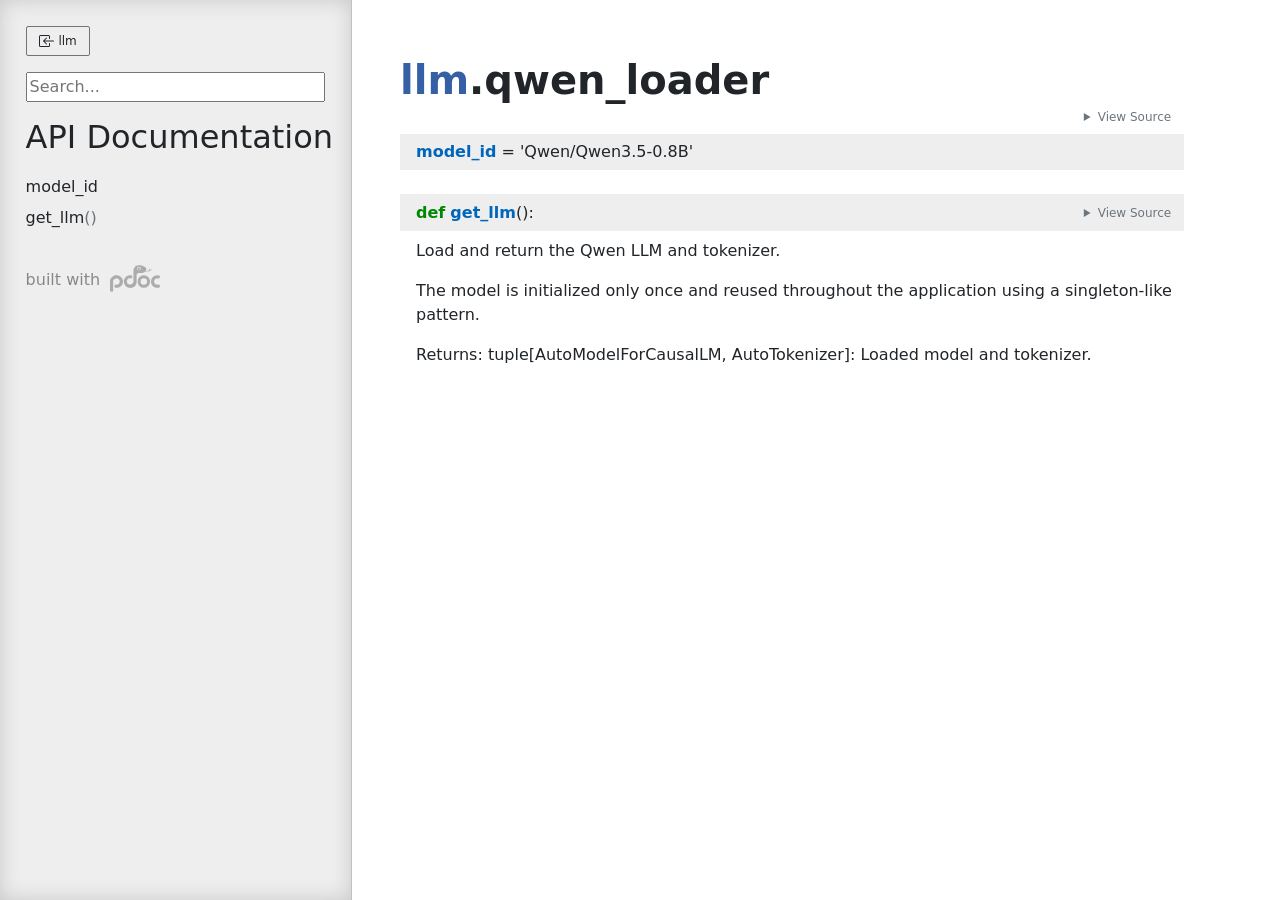
<file: docs/llm/qwen_loader.html>
<!doctype html>
<html lang="en">
<head>
    <meta charset="utf-8">
    <meta name="viewport" content="width=device-width, initial-scale=1">
    <meta name="generator" content="pdoc 16.0.0"/>
    <title>llm.qwen_loader API documentation</title>

    <style>/*! * Bootstrap Reboot v5.0.0 (https://getbootstrap.com/) * Copyright 2011-2021 The Bootstrap Authors * Copyright 2011-2021 Twitter, Inc. * Licensed under MIT (https://github.com/twbs/bootstrap/blob/main/LICENSE) * Forked from Normalize.css, licensed MIT (https://github.com/necolas/normalize.css/blob/master/LICENSE.md) */*,::after,::before{box-sizing:border-box}@media (prefers-reduced-motion:no-preference){:root{scroll-behavior:smooth}}body{margin:0;font-family:system-ui,-apple-system,"Segoe UI",Roboto,"Helvetica Neue",Arial,"Noto Sans","Liberation Sans",sans-serif,"Apple Color Emoji","Segoe UI Emoji","Segoe UI Symbol","Noto Color Emoji";font-size:1rem;font-weight:400;line-height:1.5;color:#212529;background-color:#fff;-webkit-text-size-adjust:100%;-webkit-tap-highlight-color:transparent}hr{margin:1rem 0;color:inherit;background-color:currentColor;border:0;opacity:.25}hr:not([size]){height:1px}h1,h2,h3,h4,h5,h6{margin-top:0;margin-bottom:.5rem;font-weight:500;line-height:1.2}h1{font-size:calc(1.375rem + 1.5vw)}@media (min-width:1200px){h1{font-size:2.5rem}}h2{font-size:calc(1.325rem + .9vw)}@media (min-width:1200px){h2{font-size:2rem}}h3{font-size:calc(1.3rem + .6vw)}@media (min-width:1200px){h3{font-size:1.75rem}}h4{font-size:calc(1.275rem + .3vw)}@media (min-width:1200px){h4{font-size:1.5rem}}h5{font-size:1.25rem}h6{font-size:1rem}p{margin-top:0;margin-bottom:1rem}abbr[data-bs-original-title],abbr[title]{-webkit-text-decoration:underline dotted;text-decoration:underline dotted;cursor:help;-webkit-text-decoration-skip-ink:none;text-decoration-skip-ink:none}address{margin-bottom:1rem;font-style:normal;line-height:inherit}ol,ul{padding-left:2rem}dl,ol,ul{margin-top:0;margin-bottom:1rem}ol ol,ol ul,ul ol,ul ul{margin-bottom:0}dt{font-weight:700}dd{margin-bottom:.5rem;margin-left:0}blockquote{margin:0 0 1rem}b,strong{font-weight:bolder}small{font-size:.875em}mark{padding:.2em;background-color:#fcf8e3}sub,sup{position:relative;font-size:.75em;line-height:0;vertical-align:baseline}sub{bottom:-.25em}sup{top:-.5em}a{color:#0d6efd;text-decoration:underline}a:hover{color:#0a58ca}a:not([href]):not([class]),a:not([href]):not([class]):hover{color:inherit;text-decoration:none}code,kbd,pre,samp{font-family:SFMono-Regular,Menlo,Monaco,Consolas,"Liberation Mono","Courier New",monospace;font-size:1em;direction:ltr;unicode-bidi:bidi-override}pre{display:block;margin-top:0;margin-bottom:1rem;overflow:auto;font-size:.875em}pre code{font-size:inherit;color:inherit;word-break:normal}code{font-size:.875em;color:#d63384;word-wrap:break-word}a>code{color:inherit}kbd{padding:.2rem .4rem;font-size:.875em;color:#fff;background-color:#212529;border-radius:.2rem}kbd kbd{padding:0;font-size:1em;font-weight:700}figure{margin:0 0 1rem}img,svg{vertical-align:middle}table{caption-side:bottom;border-collapse:collapse}caption{padding-top:.5rem;padding-bottom:.5rem;color:#6c757d;text-align:left}th{text-align:inherit;text-align:-webkit-match-parent}tbody,td,tfoot,th,thead,tr{border-color:inherit;border-style:solid;border-width:0}label{display:inline-block}button{border-radius:0}button:focus:not(:focus-visible){outline:0}button,input,optgroup,select,textarea{margin:0;font-family:inherit;font-size:inherit;line-height:inherit}button,select{text-transform:none}[role=button]{cursor:pointer}select{word-wrap:normal}select:disabled{opacity:1}[list]::-webkit-calendar-picker-indicator{display:none}[type=button],[type=reset],[type=submit],button{-webkit-appearance:button}[type=button]:not(:disabled),[type=reset]:not(:disabled),[type=submit]:not(:disabled),button:not(:disabled){cursor:pointer}::-moz-focus-inner{padding:0;border-style:none}textarea{resize:vertical}fieldset{min-width:0;padding:0;margin:0;border:0}legend{float:left;width:100%;padding:0;margin-bottom:.5rem;font-size:calc(1.275rem + .3vw);line-height:inherit}@media (min-width:1200px){legend{font-size:1.5rem}}legend+*{clear:left}::-webkit-datetime-edit-day-field,::-webkit-datetime-edit-fields-wrapper,::-webkit-datetime-edit-hour-field,::-webkit-datetime-edit-minute,::-webkit-datetime-edit-month-field,::-webkit-datetime-edit-text,::-webkit-datetime-edit-year-field{padding:0}::-webkit-inner-spin-button{height:auto}[type=search]{outline-offset:-2px;-webkit-appearance:textfield}::-webkit-search-decoration{-webkit-appearance:none}::-webkit-color-swatch-wrapper{padding:0}::file-selector-button{font:inherit}::-webkit-file-upload-button{font:inherit;-webkit-appearance:button}output{display:inline-block}iframe{border:0}summary{display:list-item;cursor:pointer}progress{vertical-align:baseline}[hidden]{display:none!important}</style>
    <style>/*! syntax-highlighting.css */pre{line-height:125%;}span.linenos{color:inherit; background-color:transparent; padding-left:5px; padding-right:20px;}.pdoc-code .hll{background-color:#ffffcc}.pdoc-code{background:#f8f8f8;}.pdoc-code .c{color:#3D7B7B; font-style:italic}.pdoc-code .err{border:1px solid #FF0000}.pdoc-code .k{color:#008000; font-weight:bold}.pdoc-code .o{color:#666666}.pdoc-code .ch{color:#3D7B7B; font-style:italic}.pdoc-code .cm{color:#3D7B7B; font-style:italic}.pdoc-code .cp{color:#9C6500}.pdoc-code .cpf{color:#3D7B7B; font-style:italic}.pdoc-code .c1{color:#3D7B7B; font-style:italic}.pdoc-code .cs{color:#3D7B7B; font-style:italic}.pdoc-code .gd{color:#A00000}.pdoc-code .ge{font-style:italic}.pdoc-code .gr{color:#E40000}.pdoc-code .gh{color:#000080; font-weight:bold}.pdoc-code .gi{color:#008400}.pdoc-code .go{color:#717171}.pdoc-code .gp{color:#000080; font-weight:bold}.pdoc-code .gs{font-weight:bold}.pdoc-code .gu{color:#800080; font-weight:bold}.pdoc-code .gt{color:#0044DD}.pdoc-code .kc{color:#008000; font-weight:bold}.pdoc-code .kd{color:#008000; font-weight:bold}.pdoc-code .kn{color:#008000; font-weight:bold}.pdoc-code .kp{color:#008000}.pdoc-code .kr{color:#008000; font-weight:bold}.pdoc-code .kt{color:#B00040}.pdoc-code .m{color:#666666}.pdoc-code .s{color:#BA2121}.pdoc-code .na{color:#687822}.pdoc-code .nb{color:#008000}.pdoc-code .nc{color:#0000FF; font-weight:bold}.pdoc-code .no{color:#880000}.pdoc-code .nd{color:#AA22FF}.pdoc-code .ni{color:#717171; font-weight:bold}.pdoc-code .ne{color:#CB3F38; font-weight:bold}.pdoc-code .nf{color:#0000FF}.pdoc-code .nl{color:#767600}.pdoc-code .nn{color:#0000FF; font-weight:bold}.pdoc-code .nt{color:#008000; font-weight:bold}.pdoc-code .nv{color:#19177C}.pdoc-code .ow{color:#AA22FF; font-weight:bold}.pdoc-code .w{color:#bbbbbb}.pdoc-code .mb{color:#666666}.pdoc-code .mf{color:#666666}.pdoc-code .mh{color:#666666}.pdoc-code .mi{color:#666666}.pdoc-code .mo{color:#666666}.pdoc-code .sa{color:#BA2121}.pdoc-code .sb{color:#BA2121}.pdoc-code .sc{color:#BA2121}.pdoc-code .dl{color:#BA2121}.pdoc-code .sd{color:#BA2121; font-style:italic}.pdoc-code .s2{color:#BA2121}.pdoc-code .se{color:#AA5D1F; font-weight:bold}.pdoc-code .sh{color:#BA2121}.pdoc-code .si{color:#A45A77; font-weight:bold}.pdoc-code .sx{color:#008000}.pdoc-code .sr{color:#A45A77}.pdoc-code .s1{color:#BA2121}.pdoc-code .ss{color:#19177C}.pdoc-code .bp{color:#008000}.pdoc-code .fm{color:#0000FF}.pdoc-code .vc{color:#19177C}.pdoc-code .vg{color:#19177C}.pdoc-code .vi{color:#19177C}.pdoc-code .vm{color:#19177C}.pdoc-code .il{color:#666666}</style>
    <style>/*! theme.css */:root{--pdoc-background:#fff;}.pdoc{--text:#212529;--muted:#6c757d;--link:#3660a5;--link-hover:#1659c5;--code:#f8f8f8;--active:#fff598;--accent:#eee;--accent2:#c1c1c1;--nav-hover:rgba(255, 255, 255, 0.5);--name:#0066BB;--def:#008800;--annotation:#007020;}</style>
    <style>/*! layout.css */html, body{width:100%;height:100%;}html, main{scroll-behavior:smooth;}body{background-color:var(--pdoc-background);}@media (max-width:769px){#navtoggle{cursor:pointer;position:absolute;width:50px;height:40px;top:1rem;right:1rem;border-color:var(--text);color:var(--text);display:flex;opacity:0.8;z-index:999;}#navtoggle:hover{opacity:1;}#togglestate + div{display:none;}#togglestate:checked + div{display:inherit;}main, header{padding:2rem 3vw;}header + main{margin-top:-3rem;}.git-button{display:none !important;}nav input[type="search"]{max-width:77%;}nav input[type="search"]:first-child{margin-top:-6px;}nav input[type="search"]:valid ~ *{display:none !important;}}@media (min-width:770px){:root{--sidebar-width:clamp(12.5rem, 28vw, 22rem);}nav{position:fixed;overflow:auto;height:100vh;width:var(--sidebar-width);}main, header{padding:3rem 2rem 3rem calc(var(--sidebar-width) + 3rem);width:calc(54rem + var(--sidebar-width));max-width:100%;}header + main{margin-top:-4rem;}#navtoggle{display:none;}}#togglestate{position:absolute;height:0;opacity:0;}nav.pdoc{--pad:clamp(0.5rem, 2vw, 1.75rem);--indent:1.5rem;background-color:var(--accent);border-right:1px solid var(--accent2);box-shadow:0 0 20px rgba(50, 50, 50, .2) inset;padding:0 0 0 var(--pad);overflow-wrap:anywhere;scrollbar-width:thin; scrollbar-color:var(--accent2) transparent; z-index:1}nav.pdoc::-webkit-scrollbar{width:.4rem; }nav.pdoc::-webkit-scrollbar-thumb{background-color:var(--accent2); }nav.pdoc > div{padding:var(--pad) 0;}nav.pdoc .module-list-button{display:inline-flex;align-items:center;color:var(--text);border-color:var(--muted);margin-bottom:1rem;}nav.pdoc .module-list-button:hover{border-color:var(--text);}nav.pdoc input[type=search]{display:block;outline-offset:0;width:calc(100% - var(--pad));}nav.pdoc .logo{max-width:calc(100% - var(--pad));max-height:35vh;display:block;margin:0 auto 1rem;transform:translate(calc(-.5 * var(--pad)), 0);}nav.pdoc ul{list-style:none;padding-left:0;}nav.pdoc > div > ul{margin-left:calc(0px - var(--pad));}nav.pdoc li a{padding:.2rem 0 .2rem calc(var(--pad) + var(--indent));}nav.pdoc > div > ul > li > a{padding-left:var(--pad);}nav.pdoc li{transition:all 100ms;}nav.pdoc li:hover{background-color:var(--nav-hover);}nav.pdoc a, nav.pdoc a:hover{color:var(--text);}nav.pdoc a{display:block;}nav.pdoc > h2:first-of-type{margin-top:1.5rem;}nav.pdoc .class:before{content:"class ";color:var(--muted);}nav.pdoc .function:after{content:"()";color:var(--muted);}nav.pdoc footer:before{content:"";display:block;width:calc(100% - var(--pad));border-top:solid var(--accent2) 1px;margin-top:1.5rem;padding-top:.5rem;}nav.pdoc footer{font-size:small;}</style>
    <style>/*! content.css */.pdoc{color:var(--text);box-sizing:border-box;line-height:1.5;background:none;}.pdoc .pdoc-button{cursor:pointer;display:inline-block;border:solid black 1px;border-radius:2px;font-size:.75rem;padding:calc(0.5em - 1px) 1em;transition:100ms all;}.pdoc .alert{padding:1rem 1rem 1rem calc(1.5rem + 24px);border:1px solid transparent;border-radius:.25rem;background-repeat:no-repeat;background-position:.75rem center;margin-bottom:1rem;}.pdoc .alert > em{display:none;}.pdoc .alert > *:last-child{margin-bottom:0;}.pdoc .alert.note{color:#084298;background-color:#cfe2ff;border-color:#b6d4fe;background-image:url("data:image/svg+xml,%3Csvg%20xmlns%3D%22http%3A//www.w3.org/2000/svg%22%20width%3D%2224%22%20height%3D%2224%22%20fill%3D%22%23084298%22%20viewBox%3D%220%200%2016%2016%22%3E%3Cpath%20d%3D%22M8%2016A8%208%200%201%200%208%200a8%208%200%200%200%200%2016zm.93-9.412-1%204.705c-.07.34.029.533.304.533.194%200%20.487-.07.686-.246l-.088.416c-.287.346-.92.598-1.465.598-.703%200-1.002-.422-.808-1.319l.738-3.468c.064-.293.006-.399-.287-.47l-.451-.081.082-.381%202.29-.287zM8%205.5a1%201%200%201%201%200-2%201%201%200%200%201%200%202z%22/%3E%3C/svg%3E");}.pdoc .alert.tip{color:#0a3622;background-color:#d1e7dd;border-color:#a3cfbb;background-image:url("data:image/svg+xml,%3Csvg%20xmlns%3D%22http%3A//www.w3.org/2000/svg%22%20width%3D%2224%22%20height%3D%2224%22%20fill%3D%22%230a3622%22%20viewBox%3D%220%200%2016%2016%22%3E%3Cpath%20d%3D%22M2%206a6%206%200%201%201%2010.174%204.31c-.203.196-.359.4-.453.619l-.762%201.769A.5.5%200%200%201%2010.5%2013a.5.5%200%200%201%200%201%20.5.5%200%200%201%200%201l-.224.447a1%201%200%200%201-.894.553H6.618a1%201%200%200%201-.894-.553L5.5%2015a.5.5%200%200%201%200-1%20.5.5%200%200%201%200-1%20.5.5%200%200%201-.46-.302l-.761-1.77a2%202%200%200%200-.453-.618A5.98%205.98%200%200%201%202%206m6-5a5%205%200%200%200-3.479%208.592c.263.254.514.564.676.941L5.83%2012h4.342l.632-1.467c.162-.377.413-.687.676-.941A5%205%200%200%200%208%201%22/%3E%3C/svg%3E");}.pdoc .alert.important{color:#055160;background-color:#cff4fc;border-color:#9eeaf9;background-image:url("data:image/svg+xml,%3Csvg%20xmlns%3D%22http%3A//www.w3.org/2000/svg%22%20width%3D%2224%22%20height%3D%2224%22%20fill%3D%22%23055160%22%20viewBox%3D%220%200%2016%2016%22%3E%3Cpath%20d%3D%22M2%200a2%202%200%200%200-2%202v12a2%202%200%200%200%202%202h12a2%202%200%200%200%202-2V2a2%202%200%200%200-2-2zm6%204c.535%200%20.954.462.9.995l-.35%203.507a.552.552%200%200%201-1.1%200L7.1%204.995A.905.905%200%200%201%208%204m.002%206a1%201%200%201%201%200%202%201%201%200%200%201%200-2%22/%3E%3C/svg%3E");}.pdoc .alert.warning{color:#664d03;background-color:#fff3cd;border-color:#ffecb5;background-image:url("data:image/svg+xml,%3Csvg%20xmlns%3D%22http%3A//www.w3.org/2000/svg%22%20width%3D%2224%22%20height%3D%2224%22%20fill%3D%22%23664d03%22%20viewBox%3D%220%200%2016%2016%22%3E%3Cpath%20d%3D%22M8.982%201.566a1.13%201.13%200%200%200-1.96%200L.165%2013.233c-.457.778.091%201.767.98%201.767h13.713c.889%200%201.438-.99.98-1.767L8.982%201.566zM8%205c.535%200%20.954.462.9.995l-.35%203.507a.552.552%200%200%201-1.1%200L7.1%205.995A.905.905%200%200%201%208%205zm.002%206a1%201%200%201%201%200%202%201%201%200%200%201%200-2z%22/%3E%3C/svg%3E");}.pdoc .alert.caution{color:#842029;background-color:#f8d7da;border-color:#f5c2c7;background-image:url("data:image/svg+xml,%3Csvg%20xmlns%3D%22http%3A//www.w3.org/2000/svg%22%20width%3D%2224%22%20height%3D%2224%22%20fill%3D%22%23842029%22%20viewBox%3D%220%200%2016%2016%22%3E%3Cpath%20d%3D%22M11.46.146A.5.5%200%200%200%2011.107%200H4.893a.5.5%200%200%200-.353.146L.146%204.54A.5.5%200%200%200%200%204.893v6.214a.5.5%200%200%200%20.146.353l4.394%204.394a.5.5%200%200%200%20.353.146h6.214a.5.5%200%200%200%20.353-.146l4.394-4.394a.5.5%200%200%200%20.146-.353V4.893a.5.5%200%200%200-.146-.353zM8%204c.535%200%20.954.462.9.995l-.35%203.507a.552.552%200%200%201-1.1%200L7.1%204.995A.905.905%200%200%201%208%204m.002%206a1%201%200%201%201%200%202%201%201%200%200%201%200-2%22/%3E%3C/svg%3E");}.pdoc .alert.danger{color:#842029;background-color:#f8d7da;border-color:#f5c2c7;background-image:url("data:image/svg+xml,%3Csvg%20xmlns%3D%22http%3A//www.w3.org/2000/svg%22%20width%3D%2224%22%20height%3D%2224%22%20fill%3D%22%23842029%22%20viewBox%3D%220%200%2016%2016%22%3E%3Cpath%20d%3D%22M5.52.359A.5.5%200%200%201%206%200h4a.5.5%200%200%201%20.474.658L8.694%206H12.5a.5.5%200%200%201%20.395.807l-7%209a.5.5%200%200%201-.873-.454L6.823%209.5H3.5a.5.5%200%200%201-.48-.641l2.5-8.5z%22/%3E%3C/svg%3E");}.pdoc .visually-hidden{position:absolute !important;width:1px !important;height:1px !important;padding:0 !important;margin:-1px !important;overflow:hidden !important;clip:rect(0, 0, 0, 0) !important;white-space:nowrap !important;border:0 !important;}.pdoc h1, .pdoc h2, .pdoc h3{font-weight:300;margin:.3em 0;padding:.2em 0;}.pdoc > section:not(.module-info) h1{font-size:1.5rem;font-weight:500;}.pdoc > section:not(.module-info) h2{font-size:1.4rem;font-weight:500;}.pdoc > section:not(.module-info) h3{font-size:1.3rem;font-weight:500;}.pdoc > section:not(.module-info) h4{font-size:1.2rem;}.pdoc > section:not(.module-info) h5{font-size:1.1rem;}.pdoc a{text-decoration:none;color:var(--link);}.pdoc a:hover{color:var(--link-hover);}.pdoc blockquote{margin-left:2rem;}.pdoc pre{border-top:1px solid var(--accent2);border-bottom:1px solid var(--accent2);margin-top:0;margin-bottom:1em;padding:.5rem 0 .5rem .5rem;overflow-x:auto;background-color:var(--code);}.pdoc code{color:var(--text);padding:.2em .4em;margin:0;font-size:85%;background-color:var(--accent);border-radius:6px;}.pdoc a > code{color:inherit;}.pdoc pre > code{display:inline-block;font-size:inherit;background:none;border:none;padding:0;}.pdoc > section:not(.module-info){margin-bottom:1.5rem;}.pdoc .modulename{margin-top:0;font-weight:bold;}.pdoc .modulename a{color:var(--link);transition:100ms all;}.pdoc .git-button{float:right;border:solid var(--link) 1px;}.pdoc .git-button:hover{background-color:var(--link);color:var(--pdoc-background);}.view-source-toggle-state,.view-source-toggle-state ~ .pdoc-code{display:none;}.view-source-toggle-state:checked ~ .pdoc-code{display:block;}.view-source-button{display:inline-block;float:right;font-size:.75rem;line-height:1.5rem;color:var(--muted);padding:0 .4rem 0 1.3rem;cursor:pointer;text-indent:-2px;}.view-source-button > span{visibility:hidden;}.module-info .view-source-button{float:none;display:flex;justify-content:flex-end;margin:-1.2rem .4rem -.2rem 0;}.view-source-button::before{position:absolute;content:"View Source";display:list-item;list-style-type:disclosure-closed;}.view-source-toggle-state:checked ~ .attr .view-source-button::before,.view-source-toggle-state:checked ~ .view-source-button::before{list-style-type:disclosure-open;}.pdoc .docstring{margin-bottom:1.5rem;}.pdoc section:not(.module-info) .docstring{margin-left:clamp(0rem, 5vw - 2rem, 1rem);}.pdoc .docstring .pdoc-code{margin-left:1em;margin-right:1em;}.pdoc h1:target,.pdoc h2:target,.pdoc h3:target,.pdoc h4:target,.pdoc h5:target,.pdoc h6:target,.pdoc .pdoc-code > pre > span:target{background-color:var(--active);box-shadow:-1rem 0 0 0 var(--active);}.pdoc .pdoc-code > pre > span:target{display:block;}.pdoc div:target > .attr,.pdoc section:target > .attr,.pdoc dd:target > a{background-color:var(--active);}.pdoc *{scroll-margin:2rem;}.pdoc .pdoc-code .linenos{user-select:none;}.pdoc .attr:hover{filter:contrast(0.95);}.pdoc section, .pdoc .classattr{position:relative;}.pdoc .headerlink{--width:clamp(1rem, 3vw, 2rem);position:absolute;top:0;left:calc(0rem - var(--width));transition:all 100ms ease-in-out;opacity:0;}.pdoc .headerlink::before{content:"#";display:block;text-align:center;width:var(--width);height:2.3rem;line-height:2.3rem;font-size:1.5rem;}.pdoc .attr:hover ~ .headerlink,.pdoc *:target > .headerlink,.pdoc .headerlink:hover{opacity:1;}.pdoc .attr{display:block;margin:.5rem 0 .5rem;padding:.4rem .4rem .4rem 1rem;background-color:var(--accent);overflow-x:auto;}.pdoc .classattr{margin-left:2rem;}.pdoc .decorator-deprecated{color:#842029;}.pdoc .decorator-deprecated ~ span{filter:grayscale(1) opacity(0.8);}.pdoc .name{color:var(--name);font-weight:bold;}.pdoc .def{color:var(--def);font-weight:bold;}.pdoc .signature{background-color:transparent;}.pdoc .param, .pdoc .return-annotation{white-space:pre;}.pdoc .signature.multiline .param{display:block;}.pdoc .signature.condensed .param{display:inline-block;}.pdoc .annotation{color:var(--annotation);}.pdoc .view-value-toggle-state,.pdoc .view-value-toggle-state ~ .default_value{display:none;}.pdoc .view-value-toggle-state:checked ~ .default_value{display:inherit;}.pdoc .view-value-button{font-size:.5rem;vertical-align:middle;border-style:dashed;margin-top:-0.1rem;}.pdoc .view-value-button:hover{background:white;}.pdoc .view-value-button::before{content:"show";text-align:center;width:2.2em;display:inline-block;}.pdoc .view-value-toggle-state:checked ~ .view-value-button::before{content:"hide";}.pdoc .inherited{margin-left:2rem;}.pdoc .inherited dt{font-weight:700;}.pdoc .inherited dt, .pdoc .inherited dd{display:inline;margin-left:0;margin-bottom:.5rem;}.pdoc .inherited dd:not(:last-child):after{content:", ";}.pdoc .inherited .class:before{content:"class ";}.pdoc .inherited .function a:after{content:"()";}.pdoc .search-result .docstring{overflow:auto;max-height:25vh;}.pdoc .search-result.focused > .attr{background-color:var(--active);}.pdoc .attribution{margin-top:2rem;display:block;opacity:0.5;transition:all 200ms;filter:grayscale(100%);}.pdoc .attribution:hover{opacity:1;filter:grayscale(0%);}.pdoc .attribution img{margin-left:5px;height:27px;vertical-align:bottom;width:50px;transition:all 200ms;}.pdoc table{display:block;width:max-content;max-width:100%;overflow:auto;margin-bottom:1rem;}.pdoc table th{font-weight:600;}.pdoc table th, .pdoc table td{padding:6px 13px;border:1px solid var(--accent2);}</style>
    <style>/*! custom.css */</style></head>
<body>
    <nav class="pdoc">
        <label id="navtoggle" for="togglestate" class="pdoc-button"><svg xmlns='http://www.w3.org/2000/svg' viewBox='0 0 30 30'><path stroke-linecap='round' stroke="currentColor" stroke-miterlimit='10' stroke-width='2' d='M4 7h22M4 15h22M4 23h22'/></svg></label>
        <input id="togglestate" type="checkbox" aria-hidden="true" tabindex="-1">
        <div>            <a class="pdoc-button module-list-button" href="../llm.html">
<svg xmlns="http://www.w3.org/2000/svg" width="16" height="16" fill="currentColor" class="bi bi-box-arrow-in-left" viewBox="0 0 16 16">
  <path fill-rule="evenodd" d="M10 3.5a.5.5 0 0 0-.5-.5h-8a.5.5 0 0 0-.5.5v9a.5.5 0 0 0 .5.5h8a.5.5 0 0 0 .5-.5v-2a.5.5 0 0 1 1 0v2A1.5 1.5 0 0 1 9.5 14h-8A1.5 1.5 0 0 1 0 12.5v-9A1.5 1.5 0 0 1 1.5 2h8A1.5 1.5 0 0 1 11 3.5v2a.5.5 0 0 1-1 0v-2z"/>
  <path fill-rule="evenodd" d="M4.146 8.354a.5.5 0 0 1 0-.708l3-3a.5.5 0 1 1 .708.708L5.707 7.5H14.5a.5.5 0 0 1 0 1H5.707l2.147 2.146a.5.5 0 0 1-.708.708l-3-3z"/>
</svg>                &nbsp;llm</a>


            <input type="search" placeholder="Search..." role="searchbox" aria-label="search"
                   pattern=".+" required>



            <h2>API Documentation</h2>
                <ul class="memberlist">
            <li>
                    <a class="variable" href="#model_id">model_id</a>
            </li>
            <li>
                    <a class="function" href="#get_llm">get_llm</a>
            </li>
    </ul>



        <a class="attribution" title="pdoc: Python API documentation generator" href="https://pdoc.dev" target="_blank">
            built with <span class="visually-hidden">pdoc</span><img
                alt="pdoc logo"
                src="data:image/svg+xml,%3Csvg%20xmlns%3D%22http%3A//www.w3.org/2000/svg%22%20role%3D%22img%22%20aria-label%3D%22pdoc%20logo%22%20width%3D%22300%22%20height%3D%22160%22%20viewBox%3D%220%200%20150%2080%22%3E%3Ctitle%3Epdoc%3C/title%3E%3Cpath%20d%3D%22M132.316%2048.886c.276-4.679%202.342-6.698%204.409-7.982s4.27-1.165%206.751-1.055c1.586.07%203.044.156%204.222-.482%201.142-.619%202.026-1.932%202.162-3.739.268-3.576-1.929-5.368-5.006-5.551s-7.599.524-10.517%201.606c-4.455%201.652-8.588%206.606-9.552%208.992s-2.342%206.193-1.745%2010.873%202.664%209.221%205.878%2011.79%205.878%203.808%2010.103%204.312%203.444.229%206.062.229%205.006-2.202%204.914-4.909-2.296-5.001-4.501-4.863-3.077.505-5.281.229-7.715-2.064-7.899-9.451z%22%20fill%3D%22%23198754%22/%3E%3Ccircle%20cx%3D%22101.504%22%20cy%3D%2248.943%22%20r%3D%2214.208%22%20fill%3D%22none%22%20stroke%3D%22%23198754%22%20stroke-width%3D%229.354%22/%3E%3Cpath%20d%3D%22M87.81.002c-3.637.065-5.001.454-7.014%201.232s-3.443%201.363-6.3%204.282c-1.723%201.76-3.148%205.019-3.776%207.329-.413%201.521-.316%202.63-.316%202.63l-.195%2034.612c.065%205.774-6.755%208.305-9.612%208.37s-9.678-1.038-9.743-9.408%207.128-9.521%208.362-9.521c1.413-.13%202.526-.021%203.718-.016%202.071.009%204.157-.778%204.092-4.671s-4.157-4.736-4.157-4.736c-6.3-.843-11.43%202.206-11.43%202.206S40.917%2038.15%2041.372%2049.634%2051.568%2068.19%2061.311%2068.125s18.316-7.007%2018.445-17.193l.13-22.772c.046-2.291%202.683-3.644%204.476-4.203.745-.232%201.694-.274%201.694-.274l10.457-.13s4.871-.324%207.729-3.114%204.352-6.294%204.352-6.294.974-3.049.13-4.606-.195-1.233-2.792-3.309-8.573-4.477-8.573-4.477S91.447-.063%2087.81.002zM0%2047.169l.065%2028.417S0%2080.127%204.481%2079.997s5.072-3.866%205.049-4.152l-.113-28.482s1.624-7.656%209.937-7.721%2010.002%206.942%2010.002%208.499-.909%2010.51-9.093%2010.51c-.948%200-2.99-.567-4.145-.272-3.919%201-3.194%204.554-3.194%204.554s.065%205.061%207.404%204.996%2018.575-6.034%2018.575-19.074S26.953%2030.04%2019.549%2029.91%201.234%2035.296%200%2047.169z%22%20fill%3D%22%23198754%22/%3E%3Cg%20transform%3D%22matrix%28.325601%200%200%20.325256%20-10.32669%20-45.802786%29%22%3E%3Ccircle%20cx%3D%22297.554%22%20cy%3D%22172.286%22%20r%3D%2216.5%22%20fill%3D%22%23fff%22/%3E%3Cellipse%20cx%3D%22297.709%22%20cy%3D%22172.642%22%20rx%3D%2211.071%22%20ry%3D%2210.871%22%20fill%3D%22%23105a48%22/%3E%3Ccircle%20cx%3D%22304.104%22%20cy%3D%22167.667%22%20r%3D%224.5%22%20fill%3D%22%23fff%22/%3E%3C/g%3E%3Cpath%20d%3D%22M94.661%2017.032l.893-1.476s.99.714%201.916.925%201.575.114%202.955.114l14.565-.162c1.283-.032%203.085-.762%203.02-3.293s-.373-3.503-.373-3.503l1.283-.487s.52.503.877%201.573.309%201.995.292%202.66-.227%201.541-.227%201.541%201.564-.308%202.359-1.038.823-.779%201.489-1.508.812-.86.812-.86.552-.13.877.26.341.957.065%201.46-1.672%202.206-3.247%203.066-2.76%201.427-3.929%201.768-3.848.73-7.063.714l-10.944-.114s-2.143-.081-3.02-.373-2.241-.973-2.598-1.265z%22%20fill%3D%22%23d36d49%22/%3E%3Cg%20fill%3D%22%23105a48%22%3E%3Cellipse%20cx%3D%2293.052%22%20cy%3D%2243.567%22%20rx%3D%22.869%22%20ry%3D%221.014%22%20transform%3D%22rotate%28341.022%29%22/%3E%3Cellipse%20cx%3D%22104.3%22%20cy%3D%22-16.184%22%20rx%3D%22.865%22%20ry%3D%221.009%22%20transform%3D%22rotate%2814.786%29%22/%3E%3C/g%3E%3C/svg%3E"/>
        </a>
</div>
    </nav>
    <main class="pdoc">
            <section class="module-info">
                    <h1 class="modulename">
<a href="./../llm.html">llm</a><wbr>.qwen_loader    </h1>

                
                        <input id="mod-qwen_loader-view-source" class="view-source-toggle-state" type="checkbox" aria-hidden="true" tabindex="-1">

                        <label class="view-source-button" for="mod-qwen_loader-view-source"><span>View Source</span></label>

                        <div class="pdoc-code codehilite"><pre><span></span><span id="L-1"><a href="#L-1"><span class="linenos"> 1</span></a><span class="kn">from</span><span class="w"> </span><span class="nn">transformers</span><span class="w"> </span><span class="kn">import</span> <span class="n">AutoTokenizer</span><span class="p">,</span> <span class="n">AutoModelForCausalLM</span>
</span><span id="L-2"><a href="#L-2"><span class="linenos"> 2</span></a><span class="kn">import</span><span class="w"> </span><span class="nn">torch</span>
</span><span id="L-3"><a href="#L-3"><span class="linenos"> 3</span></a>
</span><span id="L-4"><a href="#L-4"><span class="linenos"> 4</span></a><span class="nb">print</span><span class="p">(</span><span class="n">torch</span><span class="o">.</span><span class="n">cuda</span><span class="o">.</span><span class="n">is_available</span><span class="p">())</span>
</span><span id="L-5"><a href="#L-5"><span class="linenos"> 5</span></a><span class="n">model_id</span> <span class="o">=</span> <span class="s2">&quot;Qwen/Qwen3.5-0.8B&quot;</span>
</span><span id="L-6"><a href="#L-6"><span class="linenos"> 6</span></a>
</span><span id="L-7"><a href="#L-7"><span class="linenos"> 7</span></a><span class="n">_model</span> <span class="o">=</span> <span class="kc">None</span>
</span><span id="L-8"><a href="#L-8"><span class="linenos"> 8</span></a><span class="n">_tokenizer</span> <span class="o">=</span> <span class="kc">None</span>
</span><span id="L-9"><a href="#L-9"><span class="linenos"> 9</span></a>
</span><span id="L-10"><a href="#L-10"><span class="linenos">10</span></a><span class="k">def</span><span class="w"> </span><span class="nf">get_llm</span><span class="p">():</span>
</span><span id="L-11"><a href="#L-11"><span class="linenos">11</span></a><span class="w">    </span><span class="sd">&quot;&quot;&quot;</span>
</span><span id="L-12"><a href="#L-12"><span class="linenos">12</span></a><span class="sd">    Load and return the Qwen LLM and tokenizer.</span>
</span><span id="L-13"><a href="#L-13"><span class="linenos">13</span></a>
</span><span id="L-14"><a href="#L-14"><span class="linenos">14</span></a><span class="sd">    The model is initialized only once and reused throughout</span>
</span><span id="L-15"><a href="#L-15"><span class="linenos">15</span></a><span class="sd">    the application using a singleton-like pattern.</span>
</span><span id="L-16"><a href="#L-16"><span class="linenos">16</span></a>
</span><span id="L-17"><a href="#L-17"><span class="linenos">17</span></a><span class="sd">    Returns:</span>
</span><span id="L-18"><a href="#L-18"><span class="linenos">18</span></a><span class="sd">        tuple[AutoModelForCausalLM, AutoTokenizer]:</span>
</span><span id="L-19"><a href="#L-19"><span class="linenos">19</span></a><span class="sd">            Loaded model and tokenizer.</span>
</span><span id="L-20"><a href="#L-20"><span class="linenos">20</span></a><span class="sd">    &quot;&quot;&quot;</span>
</span><span id="L-21"><a href="#L-21"><span class="linenos">21</span></a>    <span class="k">global</span> <span class="n">_model</span>
</span><span id="L-22"><a href="#L-22"><span class="linenos">22</span></a>    <span class="k">global</span> <span class="n">_tokenizer</span>
</span><span id="L-23"><a href="#L-23"><span class="linenos">23</span></a>
</span><span id="L-24"><a href="#L-24"><span class="linenos">24</span></a>    <span class="k">if</span> <span class="n">_model</span> <span class="ow">is</span> <span class="kc">None</span><span class="p">:</span>
</span><span id="L-25"><a href="#L-25"><span class="linenos">25</span></a>        <span class="nb">print</span><span class="p">(</span><span class="s2">&quot;Loading model...&quot;</span><span class="p">)</span>
</span><span id="L-26"><a href="#L-26"><span class="linenos">26</span></a>        <span class="n">_tokenizer</span> <span class="o">=</span> <span class="n">AutoTokenizer</span><span class="o">.</span><span class="n">from_pretrained</span><span class="p">(</span><span class="n">model_id</span><span class="p">)</span>
</span><span id="L-27"><a href="#L-27"><span class="linenos">27</span></a>        <span class="n">_model</span> <span class="o">=</span> <span class="n">AutoModelForCausalLM</span><span class="o">.</span><span class="n">from_pretrained</span><span class="p">(</span>
</span><span id="L-28"><a href="#L-28"><span class="linenos">28</span></a>            <span class="n">model_id</span><span class="p">,</span>
</span><span id="L-29"><a href="#L-29"><span class="linenos">29</span></a>            <span class="n">dtype</span><span class="o">=</span><span class="n">torch</span><span class="o">.</span><span class="n">float16</span> <span class="k">if</span> <span class="n">torch</span><span class="o">.</span><span class="n">cuda</span><span class="o">.</span><span class="n">is_available</span><span class="p">()</span> <span class="k">else</span> <span class="n">torch</span><span class="o">.</span><span class="n">float32</span><span class="p">,</span>
</span><span id="L-30"><a href="#L-30"><span class="linenos">30</span></a>            <span class="n">device_map</span><span class="o">=</span><span class="s2">&quot;auto&quot;</span><span class="p">)</span>
</span><span id="L-31"><a href="#L-31"><span class="linenos">31</span></a>
</span><span id="L-32"><a href="#L-32"><span class="linenos">32</span></a>    <span class="k">return</span> <span class="n">_model</span><span class="p">,</span> <span class="n">_tokenizer</span>
</span></pre></div>


            </section>
                <section id="model_id">
                    <div class="attr variable">
            <span class="name">model_id</span>        =
<span class="default_value">&#39;Qwen/Qwen3.5-0.8B&#39;</span>

        
    </div>
    <a class="headerlink" href="#model_id"></a>
    
    

                </section>
                <section id="get_llm">
                            <input id="get_llm-view-source" class="view-source-toggle-state" type="checkbox" aria-hidden="true" tabindex="-1">
<div class="attr function">
            
        <span class="def">def</span>
        <span class="name">get_llm</span><span class="signature pdoc-code condensed">(<span class="return-annotation">):</span></span>

                <label class="view-source-button" for="get_llm-view-source"><span>View Source</span></label>

    </div>
    <a class="headerlink" href="#get_llm"></a>
            <div class="pdoc-code codehilite"><pre><span></span><span id="get_llm-11"><a href="#get_llm-11"><span class="linenos">11</span></a><span class="k">def</span><span class="w"> </span><span class="nf">get_llm</span><span class="p">():</span>
</span><span id="get_llm-12"><a href="#get_llm-12"><span class="linenos">12</span></a><span class="w">    </span><span class="sd">&quot;&quot;&quot;</span>
</span><span id="get_llm-13"><a href="#get_llm-13"><span class="linenos">13</span></a><span class="sd">    Load and return the Qwen LLM and tokenizer.</span>
</span><span id="get_llm-14"><a href="#get_llm-14"><span class="linenos">14</span></a>
</span><span id="get_llm-15"><a href="#get_llm-15"><span class="linenos">15</span></a><span class="sd">    The model is initialized only once and reused throughout</span>
</span><span id="get_llm-16"><a href="#get_llm-16"><span class="linenos">16</span></a><span class="sd">    the application using a singleton-like pattern.</span>
</span><span id="get_llm-17"><a href="#get_llm-17"><span class="linenos">17</span></a>
</span><span id="get_llm-18"><a href="#get_llm-18"><span class="linenos">18</span></a><span class="sd">    Returns:</span>
</span><span id="get_llm-19"><a href="#get_llm-19"><span class="linenos">19</span></a><span class="sd">        tuple[AutoModelForCausalLM, AutoTokenizer]:</span>
</span><span id="get_llm-20"><a href="#get_llm-20"><span class="linenos">20</span></a><span class="sd">            Loaded model and tokenizer.</span>
</span><span id="get_llm-21"><a href="#get_llm-21"><span class="linenos">21</span></a><span class="sd">    &quot;&quot;&quot;</span>
</span><span id="get_llm-22"><a href="#get_llm-22"><span class="linenos">22</span></a>    <span class="k">global</span> <span class="n">_model</span>
</span><span id="get_llm-23"><a href="#get_llm-23"><span class="linenos">23</span></a>    <span class="k">global</span> <span class="n">_tokenizer</span>
</span><span id="get_llm-24"><a href="#get_llm-24"><span class="linenos">24</span></a>
</span><span id="get_llm-25"><a href="#get_llm-25"><span class="linenos">25</span></a>    <span class="k">if</span> <span class="n">_model</span> <span class="ow">is</span> <span class="kc">None</span><span class="p">:</span>
</span><span id="get_llm-26"><a href="#get_llm-26"><span class="linenos">26</span></a>        <span class="nb">print</span><span class="p">(</span><span class="s2">&quot;Loading model...&quot;</span><span class="p">)</span>
</span><span id="get_llm-27"><a href="#get_llm-27"><span class="linenos">27</span></a>        <span class="n">_tokenizer</span> <span class="o">=</span> <span class="n">AutoTokenizer</span><span class="o">.</span><span class="n">from_pretrained</span><span class="p">(</span><span class="n">model_id</span><span class="p">)</span>
</span><span id="get_llm-28"><a href="#get_llm-28"><span class="linenos">28</span></a>        <span class="n">_model</span> <span class="o">=</span> <span class="n">AutoModelForCausalLM</span><span class="o">.</span><span class="n">from_pretrained</span><span class="p">(</span>
</span><span id="get_llm-29"><a href="#get_llm-29"><span class="linenos">29</span></a>            <span class="n">model_id</span><span class="p">,</span>
</span><span id="get_llm-30"><a href="#get_llm-30"><span class="linenos">30</span></a>            <span class="n">dtype</span><span class="o">=</span><span class="n">torch</span><span class="o">.</span><span class="n">float16</span> <span class="k">if</span> <span class="n">torch</span><span class="o">.</span><span class="n">cuda</span><span class="o">.</span><span class="n">is_available</span><span class="p">()</span> <span class="k">else</span> <span class="n">torch</span><span class="o">.</span><span class="n">float32</span><span class="p">,</span>
</span><span id="get_llm-31"><a href="#get_llm-31"><span class="linenos">31</span></a>            <span class="n">device_map</span><span class="o">=</span><span class="s2">&quot;auto&quot;</span><span class="p">)</span>
</span><span id="get_llm-32"><a href="#get_llm-32"><span class="linenos">32</span></a>
</span><span id="get_llm-33"><a href="#get_llm-33"><span class="linenos">33</span></a>    <span class="k">return</span> <span class="n">_model</span><span class="p">,</span> <span class="n">_tokenizer</span>
</span></pre></div>


            <div class="docstring"><p>Load and return the Qwen LLM and tokenizer.</p>

<p>The model is initialized only once and reused throughout
the application using a singleton-like pattern.</p>

<p>Returns:
    tuple[AutoModelForCausalLM, AutoTokenizer]:
        Loaded model and tokenizer.</p>
</div>


                </section>
    </main>
<script>
    function escapeHTML(html) {
        return document.createElement('div').appendChild(document.createTextNode(html)).parentNode.innerHTML;
    }

    const originalContent = document.querySelector("main.pdoc");
    let currentContent = originalContent;

    function setContent(innerHTML) {
        let elem;
        if (innerHTML) {
            elem = document.createElement("main");
            elem.classList.add("pdoc");
            elem.innerHTML = innerHTML;
        } else {
            elem = originalContent;
        }
        if (currentContent !== elem) {
            currentContent.replaceWith(elem);
            currentContent = elem;
        }
    }

    function getSearchTerm() {
        return (new URL(window.location)).searchParams.get("search");
    }

    const searchBox = document.querySelector(".pdoc input[type=search]");
    searchBox.addEventListener("input", function () {
        let url = new URL(window.location);
        if (searchBox.value.trim()) {
            url.hash = "";
            url.searchParams.set("search", searchBox.value);
        } else {
            url.searchParams.delete("search");
        }
        history.replaceState("", "", url.toString());
        onInput();
    });
    window.addEventListener("popstate", onInput);


    let search, searchErr;

    async function initialize() {
        try {
            search = await new Promise((resolve, reject) => {
                const script = document.createElement("script");
                script.type = "text/javascript";
                script.async = true;
                script.onload = () => resolve(window.pdocSearch);
                script.onerror = (e) => reject(e);
                script.src = "../search.js";
                document.getElementsByTagName("head")[0].appendChild(script);
            });
        } catch (e) {
            console.error("Cannot fetch pdoc search index");
            searchErr = "Cannot fetch search index.";
        }
        onInput();

        document.querySelector("nav.pdoc").addEventListener("click", e => {
            if (e.target.hash) {
                searchBox.value = "";
                searchBox.dispatchEvent(new Event("input"));
            }
        });
    }

    function onInput() {
        setContent((() => {
            const term = getSearchTerm();
            if (!term) {
                return null
            }
            if (searchErr) {
                return `<h3>Error: ${searchErr}</h3>`
            }
            if (!search) {
                return "<h3>Searching...</h3>"
            }

            window.scrollTo({top: 0, left: 0, behavior: 'auto'});

            const results = search(term);

            let html;
            if (results.length === 0) {
                html = `No search results for '${escapeHTML(term)}'.`
            } else {
                html = `<h4>${results.length} search result${results.length > 1 ? "s" : ""} for '${escapeHTML(term)}'.</h4>`;
            }
            for (let result of results.slice(0, 10)) {
                let doc = result.doc;
                let url = `../${doc.modulename.replaceAll(".", "/")}.html`;
                if (doc.qualname) {
                    url += `#${doc.qualname}`;
                }

                let heading;
                switch (result.doc.kind) {
                    case "function":
                        if (doc.fullname.endsWith(".__init__")) {
                            heading = `<span class="name">${doc.fullname.replace(/\.__init__$/, "")}</span>${doc.signature}`;
                        } else {
                            heading = `<span class="def">${doc.funcdef}</span> <span class="name">${doc.fullname}</span>${doc.signature}`;
                        }
                        break;
                    case "class":
                        heading = `<span class="def">class</span> <span class="name">${doc.fullname}</span>`;
                        if (doc.bases)
                            heading += `<wbr>(<span class="base">${doc.bases}</span>)`;
                        heading += `:`;
                        break;
                    case "variable":
                        heading = `<span class="name">${doc.fullname}</span>`;
                        if (doc.annotation)
                            heading += `<span class="annotation">${doc.annotation}</span>`;
                        if (doc.default_value)
                            heading += `<span class="default_value"> = ${doc.default_value}</span>`;
                        break;
                    default:
                        heading = `<span class="name">${doc.fullname}</span>`;
                        break;
                }
                html += `
                        <section class="search-result">
                        <a href="${url}" class="attr ${doc.kind}">${heading}</a>
                        <div class="docstring">${doc.doc}</div>
                        </section>
                    `;

            }
            return html;
        })());
    }

    if (getSearchTerm()) {
        initialize();
        searchBox.value = getSearchTerm();
        onInput();
    } else {
        searchBox.addEventListener("focus", initialize, {once: true});
    }

    searchBox.addEventListener("keydown", e => {
        if (["ArrowDown", "ArrowUp", "Enter"].includes(e.key)) {
            let focused = currentContent.querySelector(".search-result.focused");
            if (!focused) {
                currentContent.querySelector(".search-result").classList.add("focused");
            } else if (
                e.key === "ArrowDown"
                && focused.nextElementSibling
                && focused.nextElementSibling.classList.contains("search-result")
            ) {
                focused.classList.remove("focused");
                focused.nextElementSibling.classList.add("focused");
                focused.nextElementSibling.scrollIntoView({
                    behavior: "smooth",
                    block: "nearest",
                    inline: "nearest"
                });
            } else if (
                e.key === "ArrowUp"
                && focused.previousElementSibling
                && focused.previousElementSibling.classList.contains("search-result")
            ) {
                focused.classList.remove("focused");
                focused.previousElementSibling.classList.add("focused");
                focused.previousElementSibling.scrollIntoView({
                    behavior: "smooth",
                    block: "nearest",
                    inline: "nearest"
                });
            } else if (
                e.key === "Enter"
            ) {
                focused.querySelector("a").click();
            }
        }
    });
</script></body>
</html>
</file>
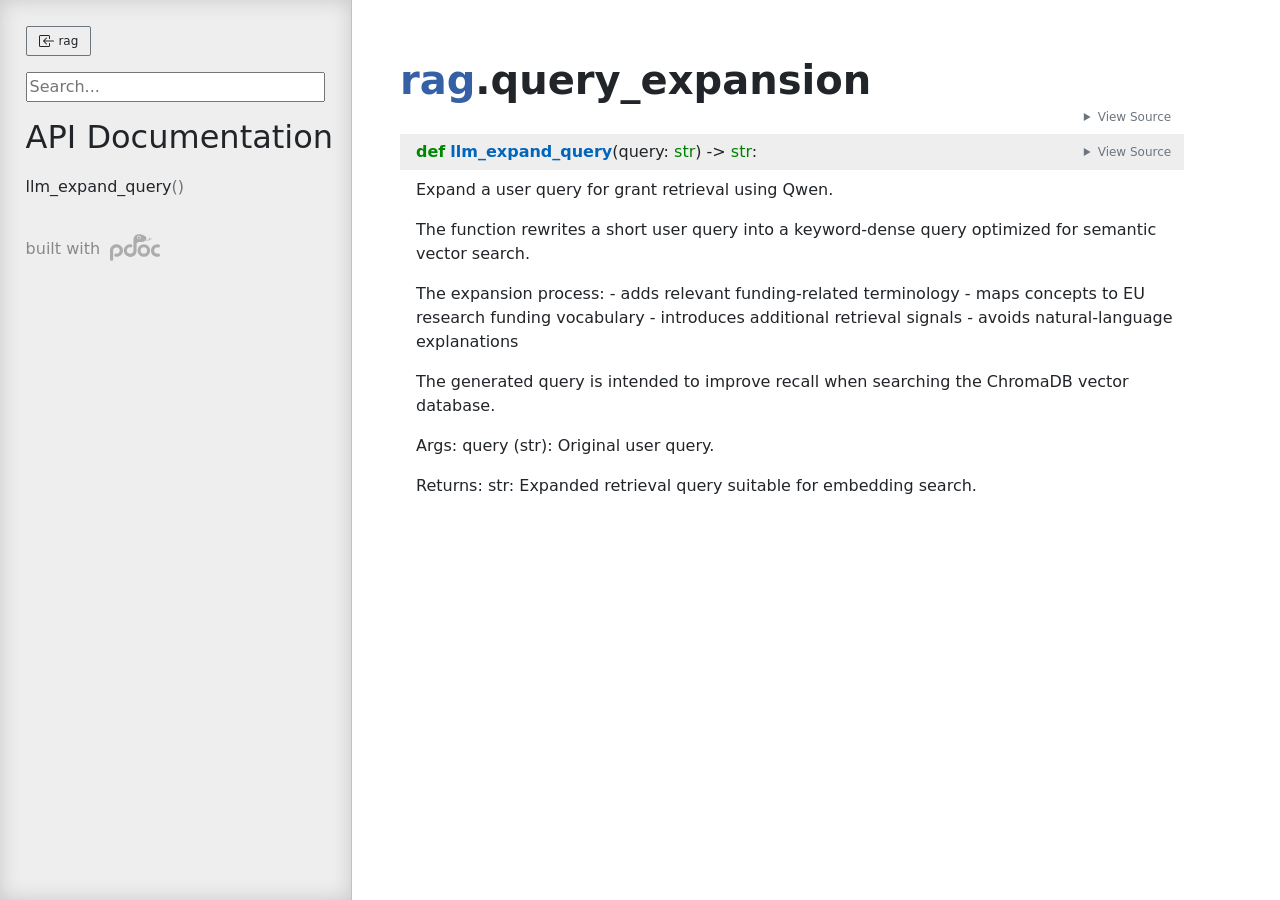
<file: docs/rag/query_expansion.html>
<!doctype html>
<html lang="en">
<head>
    <meta charset="utf-8">
    <meta name="viewport" content="width=device-width, initial-scale=1">
    <meta name="generator" content="pdoc 16.0.0"/>
    <title>rag.query_expansion API documentation</title>

    <style>/*! * Bootstrap Reboot v5.0.0 (https://getbootstrap.com/) * Copyright 2011-2021 The Bootstrap Authors * Copyright 2011-2021 Twitter, Inc. * Licensed under MIT (https://github.com/twbs/bootstrap/blob/main/LICENSE) * Forked from Normalize.css, licensed MIT (https://github.com/necolas/normalize.css/blob/master/LICENSE.md) */*,::after,::before{box-sizing:border-box}@media (prefers-reduced-motion:no-preference){:root{scroll-behavior:smooth}}body{margin:0;font-family:system-ui,-apple-system,"Segoe UI",Roboto,"Helvetica Neue",Arial,"Noto Sans","Liberation Sans",sans-serif,"Apple Color Emoji","Segoe UI Emoji","Segoe UI Symbol","Noto Color Emoji";font-size:1rem;font-weight:400;line-height:1.5;color:#212529;background-color:#fff;-webkit-text-size-adjust:100%;-webkit-tap-highlight-color:transparent}hr{margin:1rem 0;color:inherit;background-color:currentColor;border:0;opacity:.25}hr:not([size]){height:1px}h1,h2,h3,h4,h5,h6{margin-top:0;margin-bottom:.5rem;font-weight:500;line-height:1.2}h1{font-size:calc(1.375rem + 1.5vw)}@media (min-width:1200px){h1{font-size:2.5rem}}h2{font-size:calc(1.325rem + .9vw)}@media (min-width:1200px){h2{font-size:2rem}}h3{font-size:calc(1.3rem + .6vw)}@media (min-width:1200px){h3{font-size:1.75rem}}h4{font-size:calc(1.275rem + .3vw)}@media (min-width:1200px){h4{font-size:1.5rem}}h5{font-size:1.25rem}h6{font-size:1rem}p{margin-top:0;margin-bottom:1rem}abbr[data-bs-original-title],abbr[title]{-webkit-text-decoration:underline dotted;text-decoration:underline dotted;cursor:help;-webkit-text-decoration-skip-ink:none;text-decoration-skip-ink:none}address{margin-bottom:1rem;font-style:normal;line-height:inherit}ol,ul{padding-left:2rem}dl,ol,ul{margin-top:0;margin-bottom:1rem}ol ol,ol ul,ul ol,ul ul{margin-bottom:0}dt{font-weight:700}dd{margin-bottom:.5rem;margin-left:0}blockquote{margin:0 0 1rem}b,strong{font-weight:bolder}small{font-size:.875em}mark{padding:.2em;background-color:#fcf8e3}sub,sup{position:relative;font-size:.75em;line-height:0;vertical-align:baseline}sub{bottom:-.25em}sup{top:-.5em}a{color:#0d6efd;text-decoration:underline}a:hover{color:#0a58ca}a:not([href]):not([class]),a:not([href]):not([class]):hover{color:inherit;text-decoration:none}code,kbd,pre,samp{font-family:SFMono-Regular,Menlo,Monaco,Consolas,"Liberation Mono","Courier New",monospace;font-size:1em;direction:ltr;unicode-bidi:bidi-override}pre{display:block;margin-top:0;margin-bottom:1rem;overflow:auto;font-size:.875em}pre code{font-size:inherit;color:inherit;word-break:normal}code{font-size:.875em;color:#d63384;word-wrap:break-word}a>code{color:inherit}kbd{padding:.2rem .4rem;font-size:.875em;color:#fff;background-color:#212529;border-radius:.2rem}kbd kbd{padding:0;font-size:1em;font-weight:700}figure{margin:0 0 1rem}img,svg{vertical-align:middle}table{caption-side:bottom;border-collapse:collapse}caption{padding-top:.5rem;padding-bottom:.5rem;color:#6c757d;text-align:left}th{text-align:inherit;text-align:-webkit-match-parent}tbody,td,tfoot,th,thead,tr{border-color:inherit;border-style:solid;border-width:0}label{display:inline-block}button{border-radius:0}button:focus:not(:focus-visible){outline:0}button,input,optgroup,select,textarea{margin:0;font-family:inherit;font-size:inherit;line-height:inherit}button,select{text-transform:none}[role=button]{cursor:pointer}select{word-wrap:normal}select:disabled{opacity:1}[list]::-webkit-calendar-picker-indicator{display:none}[type=button],[type=reset],[type=submit],button{-webkit-appearance:button}[type=button]:not(:disabled),[type=reset]:not(:disabled),[type=submit]:not(:disabled),button:not(:disabled){cursor:pointer}::-moz-focus-inner{padding:0;border-style:none}textarea{resize:vertical}fieldset{min-width:0;padding:0;margin:0;border:0}legend{float:left;width:100%;padding:0;margin-bottom:.5rem;font-size:calc(1.275rem + .3vw);line-height:inherit}@media (min-width:1200px){legend{font-size:1.5rem}}legend+*{clear:left}::-webkit-datetime-edit-day-field,::-webkit-datetime-edit-fields-wrapper,::-webkit-datetime-edit-hour-field,::-webkit-datetime-edit-minute,::-webkit-datetime-edit-month-field,::-webkit-datetime-edit-text,::-webkit-datetime-edit-year-field{padding:0}::-webkit-inner-spin-button{height:auto}[type=search]{outline-offset:-2px;-webkit-appearance:textfield}::-webkit-search-decoration{-webkit-appearance:none}::-webkit-color-swatch-wrapper{padding:0}::file-selector-button{font:inherit}::-webkit-file-upload-button{font:inherit;-webkit-appearance:button}output{display:inline-block}iframe{border:0}summary{display:list-item;cursor:pointer}progress{vertical-align:baseline}[hidden]{display:none!important}</style>
    <style>/*! syntax-highlighting.css */pre{line-height:125%;}span.linenos{color:inherit; background-color:transparent; padding-left:5px; padding-right:20px;}.pdoc-code .hll{background-color:#ffffcc}.pdoc-code{background:#f8f8f8;}.pdoc-code .c{color:#3D7B7B; font-style:italic}.pdoc-code .err{border:1px solid #FF0000}.pdoc-code .k{color:#008000; font-weight:bold}.pdoc-code .o{color:#666666}.pdoc-code .ch{color:#3D7B7B; font-style:italic}.pdoc-code .cm{color:#3D7B7B; font-style:italic}.pdoc-code .cp{color:#9C6500}.pdoc-code .cpf{color:#3D7B7B; font-style:italic}.pdoc-code .c1{color:#3D7B7B; font-style:italic}.pdoc-code .cs{color:#3D7B7B; font-style:italic}.pdoc-code .gd{color:#A00000}.pdoc-code .ge{font-style:italic}.pdoc-code .gr{color:#E40000}.pdoc-code .gh{color:#000080; font-weight:bold}.pdoc-code .gi{color:#008400}.pdoc-code .go{color:#717171}.pdoc-code .gp{color:#000080; font-weight:bold}.pdoc-code .gs{font-weight:bold}.pdoc-code .gu{color:#800080; font-weight:bold}.pdoc-code .gt{color:#0044DD}.pdoc-code .kc{color:#008000; font-weight:bold}.pdoc-code .kd{color:#008000; font-weight:bold}.pdoc-code .kn{color:#008000; font-weight:bold}.pdoc-code .kp{color:#008000}.pdoc-code .kr{color:#008000; font-weight:bold}.pdoc-code .kt{color:#B00040}.pdoc-code .m{color:#666666}.pdoc-code .s{color:#BA2121}.pdoc-code .na{color:#687822}.pdoc-code .nb{color:#008000}.pdoc-code .nc{color:#0000FF; font-weight:bold}.pdoc-code .no{color:#880000}.pdoc-code .nd{color:#AA22FF}.pdoc-code .ni{color:#717171; font-weight:bold}.pdoc-code .ne{color:#CB3F38; font-weight:bold}.pdoc-code .nf{color:#0000FF}.pdoc-code .nl{color:#767600}.pdoc-code .nn{color:#0000FF; font-weight:bold}.pdoc-code .nt{color:#008000; font-weight:bold}.pdoc-code .nv{color:#19177C}.pdoc-code .ow{color:#AA22FF; font-weight:bold}.pdoc-code .w{color:#bbbbbb}.pdoc-code .mb{color:#666666}.pdoc-code .mf{color:#666666}.pdoc-code .mh{color:#666666}.pdoc-code .mi{color:#666666}.pdoc-code .mo{color:#666666}.pdoc-code .sa{color:#BA2121}.pdoc-code .sb{color:#BA2121}.pdoc-code .sc{color:#BA2121}.pdoc-code .dl{color:#BA2121}.pdoc-code .sd{color:#BA2121; font-style:italic}.pdoc-code .s2{color:#BA2121}.pdoc-code .se{color:#AA5D1F; font-weight:bold}.pdoc-code .sh{color:#BA2121}.pdoc-code .si{color:#A45A77; font-weight:bold}.pdoc-code .sx{color:#008000}.pdoc-code .sr{color:#A45A77}.pdoc-code .s1{color:#BA2121}.pdoc-code .ss{color:#19177C}.pdoc-code .bp{color:#008000}.pdoc-code .fm{color:#0000FF}.pdoc-code .vc{color:#19177C}.pdoc-code .vg{color:#19177C}.pdoc-code .vi{color:#19177C}.pdoc-code .vm{color:#19177C}.pdoc-code .il{color:#666666}</style>
    <style>/*! theme.css */:root{--pdoc-background:#fff;}.pdoc{--text:#212529;--muted:#6c757d;--link:#3660a5;--link-hover:#1659c5;--code:#f8f8f8;--active:#fff598;--accent:#eee;--accent2:#c1c1c1;--nav-hover:rgba(255, 255, 255, 0.5);--name:#0066BB;--def:#008800;--annotation:#007020;}</style>
    <style>/*! layout.css */html, body{width:100%;height:100%;}html, main{scroll-behavior:smooth;}body{background-color:var(--pdoc-background);}@media (max-width:769px){#navtoggle{cursor:pointer;position:absolute;width:50px;height:40px;top:1rem;right:1rem;border-color:var(--text);color:var(--text);display:flex;opacity:0.8;z-index:999;}#navtoggle:hover{opacity:1;}#togglestate + div{display:none;}#togglestate:checked + div{display:inherit;}main, header{padding:2rem 3vw;}header + main{margin-top:-3rem;}.git-button{display:none !important;}nav input[type="search"]{max-width:77%;}nav input[type="search"]:first-child{margin-top:-6px;}nav input[type="search"]:valid ~ *{display:none !important;}}@media (min-width:770px){:root{--sidebar-width:clamp(12.5rem, 28vw, 22rem);}nav{position:fixed;overflow:auto;height:100vh;width:var(--sidebar-width);}main, header{padding:3rem 2rem 3rem calc(var(--sidebar-width) + 3rem);width:calc(54rem + var(--sidebar-width));max-width:100%;}header + main{margin-top:-4rem;}#navtoggle{display:none;}}#togglestate{position:absolute;height:0;opacity:0;}nav.pdoc{--pad:clamp(0.5rem, 2vw, 1.75rem);--indent:1.5rem;background-color:var(--accent);border-right:1px solid var(--accent2);box-shadow:0 0 20px rgba(50, 50, 50, .2) inset;padding:0 0 0 var(--pad);overflow-wrap:anywhere;scrollbar-width:thin; scrollbar-color:var(--accent2) transparent; z-index:1}nav.pdoc::-webkit-scrollbar{width:.4rem; }nav.pdoc::-webkit-scrollbar-thumb{background-color:var(--accent2); }nav.pdoc > div{padding:var(--pad) 0;}nav.pdoc .module-list-button{display:inline-flex;align-items:center;color:var(--text);border-color:var(--muted);margin-bottom:1rem;}nav.pdoc .module-list-button:hover{border-color:var(--text);}nav.pdoc input[type=search]{display:block;outline-offset:0;width:calc(100% - var(--pad));}nav.pdoc .logo{max-width:calc(100% - var(--pad));max-height:35vh;display:block;margin:0 auto 1rem;transform:translate(calc(-.5 * var(--pad)), 0);}nav.pdoc ul{list-style:none;padding-left:0;}nav.pdoc > div > ul{margin-left:calc(0px - var(--pad));}nav.pdoc li a{padding:.2rem 0 .2rem calc(var(--pad) + var(--indent));}nav.pdoc > div > ul > li > a{padding-left:var(--pad);}nav.pdoc li{transition:all 100ms;}nav.pdoc li:hover{background-color:var(--nav-hover);}nav.pdoc a, nav.pdoc a:hover{color:var(--text);}nav.pdoc a{display:block;}nav.pdoc > h2:first-of-type{margin-top:1.5rem;}nav.pdoc .class:before{content:"class ";color:var(--muted);}nav.pdoc .function:after{content:"()";color:var(--muted);}nav.pdoc footer:before{content:"";display:block;width:calc(100% - var(--pad));border-top:solid var(--accent2) 1px;margin-top:1.5rem;padding-top:.5rem;}nav.pdoc footer{font-size:small;}</style>
    <style>/*! content.css */.pdoc{color:var(--text);box-sizing:border-box;line-height:1.5;background:none;}.pdoc .pdoc-button{cursor:pointer;display:inline-block;border:solid black 1px;border-radius:2px;font-size:.75rem;padding:calc(0.5em - 1px) 1em;transition:100ms all;}.pdoc .alert{padding:1rem 1rem 1rem calc(1.5rem + 24px);border:1px solid transparent;border-radius:.25rem;background-repeat:no-repeat;background-position:.75rem center;margin-bottom:1rem;}.pdoc .alert > em{display:none;}.pdoc .alert > *:last-child{margin-bottom:0;}.pdoc .alert.note{color:#084298;background-color:#cfe2ff;border-color:#b6d4fe;background-image:url("data:image/svg+xml,%3Csvg%20xmlns%3D%22http%3A//www.w3.org/2000/svg%22%20width%3D%2224%22%20height%3D%2224%22%20fill%3D%22%23084298%22%20viewBox%3D%220%200%2016%2016%22%3E%3Cpath%20d%3D%22M8%2016A8%208%200%201%200%208%200a8%208%200%200%200%200%2016zm.93-9.412-1%204.705c-.07.34.029.533.304.533.194%200%20.487-.07.686-.246l-.088.416c-.287.346-.92.598-1.465.598-.703%200-1.002-.422-.808-1.319l.738-3.468c.064-.293.006-.399-.287-.47l-.451-.081.082-.381%202.29-.287zM8%205.5a1%201%200%201%201%200-2%201%201%200%200%201%200%202z%22/%3E%3C/svg%3E");}.pdoc .alert.tip{color:#0a3622;background-color:#d1e7dd;border-color:#a3cfbb;background-image:url("data:image/svg+xml,%3Csvg%20xmlns%3D%22http%3A//www.w3.org/2000/svg%22%20width%3D%2224%22%20height%3D%2224%22%20fill%3D%22%230a3622%22%20viewBox%3D%220%200%2016%2016%22%3E%3Cpath%20d%3D%22M2%206a6%206%200%201%201%2010.174%204.31c-.203.196-.359.4-.453.619l-.762%201.769A.5.5%200%200%201%2010.5%2013a.5.5%200%200%201%200%201%20.5.5%200%200%201%200%201l-.224.447a1%201%200%200%201-.894.553H6.618a1%201%200%200%201-.894-.553L5.5%2015a.5.5%200%200%201%200-1%20.5.5%200%200%201%200-1%20.5.5%200%200%201-.46-.302l-.761-1.77a2%202%200%200%200-.453-.618A5.98%205.98%200%200%201%202%206m6-5a5%205%200%200%200-3.479%208.592c.263.254.514.564.676.941L5.83%2012h4.342l.632-1.467c.162-.377.413-.687.676-.941A5%205%200%200%200%208%201%22/%3E%3C/svg%3E");}.pdoc .alert.important{color:#055160;background-color:#cff4fc;border-color:#9eeaf9;background-image:url("data:image/svg+xml,%3Csvg%20xmlns%3D%22http%3A//www.w3.org/2000/svg%22%20width%3D%2224%22%20height%3D%2224%22%20fill%3D%22%23055160%22%20viewBox%3D%220%200%2016%2016%22%3E%3Cpath%20d%3D%22M2%200a2%202%200%200%200-2%202v12a2%202%200%200%200%202%202h12a2%202%200%200%200%202-2V2a2%202%200%200%200-2-2zm6%204c.535%200%20.954.462.9.995l-.35%203.507a.552.552%200%200%201-1.1%200L7.1%204.995A.905.905%200%200%201%208%204m.002%206a1%201%200%201%201%200%202%201%201%200%200%201%200-2%22/%3E%3C/svg%3E");}.pdoc .alert.warning{color:#664d03;background-color:#fff3cd;border-color:#ffecb5;background-image:url("data:image/svg+xml,%3Csvg%20xmlns%3D%22http%3A//www.w3.org/2000/svg%22%20width%3D%2224%22%20height%3D%2224%22%20fill%3D%22%23664d03%22%20viewBox%3D%220%200%2016%2016%22%3E%3Cpath%20d%3D%22M8.982%201.566a1.13%201.13%200%200%200-1.96%200L.165%2013.233c-.457.778.091%201.767.98%201.767h13.713c.889%200%201.438-.99.98-1.767L8.982%201.566zM8%205c.535%200%20.954.462.9.995l-.35%203.507a.552.552%200%200%201-1.1%200L7.1%205.995A.905.905%200%200%201%208%205zm.002%206a1%201%200%201%201%200%202%201%201%200%200%201%200-2z%22/%3E%3C/svg%3E");}.pdoc .alert.caution{color:#842029;background-color:#f8d7da;border-color:#f5c2c7;background-image:url("data:image/svg+xml,%3Csvg%20xmlns%3D%22http%3A//www.w3.org/2000/svg%22%20width%3D%2224%22%20height%3D%2224%22%20fill%3D%22%23842029%22%20viewBox%3D%220%200%2016%2016%22%3E%3Cpath%20d%3D%22M11.46.146A.5.5%200%200%200%2011.107%200H4.893a.5.5%200%200%200-.353.146L.146%204.54A.5.5%200%200%200%200%204.893v6.214a.5.5%200%200%200%20.146.353l4.394%204.394a.5.5%200%200%200%20.353.146h6.214a.5.5%200%200%200%20.353-.146l4.394-4.394a.5.5%200%200%200%20.146-.353V4.893a.5.5%200%200%200-.146-.353zM8%204c.535%200%20.954.462.9.995l-.35%203.507a.552.552%200%200%201-1.1%200L7.1%204.995A.905.905%200%200%201%208%204m.002%206a1%201%200%201%201%200%202%201%201%200%200%201%200-2%22/%3E%3C/svg%3E");}.pdoc .alert.danger{color:#842029;background-color:#f8d7da;border-color:#f5c2c7;background-image:url("data:image/svg+xml,%3Csvg%20xmlns%3D%22http%3A//www.w3.org/2000/svg%22%20width%3D%2224%22%20height%3D%2224%22%20fill%3D%22%23842029%22%20viewBox%3D%220%200%2016%2016%22%3E%3Cpath%20d%3D%22M5.52.359A.5.5%200%200%201%206%200h4a.5.5%200%200%201%20.474.658L8.694%206H12.5a.5.5%200%200%201%20.395.807l-7%209a.5.5%200%200%201-.873-.454L6.823%209.5H3.5a.5.5%200%200%201-.48-.641l2.5-8.5z%22/%3E%3C/svg%3E");}.pdoc .visually-hidden{position:absolute !important;width:1px !important;height:1px !important;padding:0 !important;margin:-1px !important;overflow:hidden !important;clip:rect(0, 0, 0, 0) !important;white-space:nowrap !important;border:0 !important;}.pdoc h1, .pdoc h2, .pdoc h3{font-weight:300;margin:.3em 0;padding:.2em 0;}.pdoc > section:not(.module-info) h1{font-size:1.5rem;font-weight:500;}.pdoc > section:not(.module-info) h2{font-size:1.4rem;font-weight:500;}.pdoc > section:not(.module-info) h3{font-size:1.3rem;font-weight:500;}.pdoc > section:not(.module-info) h4{font-size:1.2rem;}.pdoc > section:not(.module-info) h5{font-size:1.1rem;}.pdoc a{text-decoration:none;color:var(--link);}.pdoc a:hover{color:var(--link-hover);}.pdoc blockquote{margin-left:2rem;}.pdoc pre{border-top:1px solid var(--accent2);border-bottom:1px solid var(--accent2);margin-top:0;margin-bottom:1em;padding:.5rem 0 .5rem .5rem;overflow-x:auto;background-color:var(--code);}.pdoc code{color:var(--text);padding:.2em .4em;margin:0;font-size:85%;background-color:var(--accent);border-radius:6px;}.pdoc a > code{color:inherit;}.pdoc pre > code{display:inline-block;font-size:inherit;background:none;border:none;padding:0;}.pdoc > section:not(.module-info){margin-bottom:1.5rem;}.pdoc .modulename{margin-top:0;font-weight:bold;}.pdoc .modulename a{color:var(--link);transition:100ms all;}.pdoc .git-button{float:right;border:solid var(--link) 1px;}.pdoc .git-button:hover{background-color:var(--link);color:var(--pdoc-background);}.view-source-toggle-state,.view-source-toggle-state ~ .pdoc-code{display:none;}.view-source-toggle-state:checked ~ .pdoc-code{display:block;}.view-source-button{display:inline-block;float:right;font-size:.75rem;line-height:1.5rem;color:var(--muted);padding:0 .4rem 0 1.3rem;cursor:pointer;text-indent:-2px;}.view-source-button > span{visibility:hidden;}.module-info .view-source-button{float:none;display:flex;justify-content:flex-end;margin:-1.2rem .4rem -.2rem 0;}.view-source-button::before{position:absolute;content:"View Source";display:list-item;list-style-type:disclosure-closed;}.view-source-toggle-state:checked ~ .attr .view-source-button::before,.view-source-toggle-state:checked ~ .view-source-button::before{list-style-type:disclosure-open;}.pdoc .docstring{margin-bottom:1.5rem;}.pdoc section:not(.module-info) .docstring{margin-left:clamp(0rem, 5vw - 2rem, 1rem);}.pdoc .docstring .pdoc-code{margin-left:1em;margin-right:1em;}.pdoc h1:target,.pdoc h2:target,.pdoc h3:target,.pdoc h4:target,.pdoc h5:target,.pdoc h6:target,.pdoc .pdoc-code > pre > span:target{background-color:var(--active);box-shadow:-1rem 0 0 0 var(--active);}.pdoc .pdoc-code > pre > span:target{display:block;}.pdoc div:target > .attr,.pdoc section:target > .attr,.pdoc dd:target > a{background-color:var(--active);}.pdoc *{scroll-margin:2rem;}.pdoc .pdoc-code .linenos{user-select:none;}.pdoc .attr:hover{filter:contrast(0.95);}.pdoc section, .pdoc .classattr{position:relative;}.pdoc .headerlink{--width:clamp(1rem, 3vw, 2rem);position:absolute;top:0;left:calc(0rem - var(--width));transition:all 100ms ease-in-out;opacity:0;}.pdoc .headerlink::before{content:"#";display:block;text-align:center;width:var(--width);height:2.3rem;line-height:2.3rem;font-size:1.5rem;}.pdoc .attr:hover ~ .headerlink,.pdoc *:target > .headerlink,.pdoc .headerlink:hover{opacity:1;}.pdoc .attr{display:block;margin:.5rem 0 .5rem;padding:.4rem .4rem .4rem 1rem;background-color:var(--accent);overflow-x:auto;}.pdoc .classattr{margin-left:2rem;}.pdoc .decorator-deprecated{color:#842029;}.pdoc .decorator-deprecated ~ span{filter:grayscale(1) opacity(0.8);}.pdoc .name{color:var(--name);font-weight:bold;}.pdoc .def{color:var(--def);font-weight:bold;}.pdoc .signature{background-color:transparent;}.pdoc .param, .pdoc .return-annotation{white-space:pre;}.pdoc .signature.multiline .param{display:block;}.pdoc .signature.condensed .param{display:inline-block;}.pdoc .annotation{color:var(--annotation);}.pdoc .view-value-toggle-state,.pdoc .view-value-toggle-state ~ .default_value{display:none;}.pdoc .view-value-toggle-state:checked ~ .default_value{display:inherit;}.pdoc .view-value-button{font-size:.5rem;vertical-align:middle;border-style:dashed;margin-top:-0.1rem;}.pdoc .view-value-button:hover{background:white;}.pdoc .view-value-button::before{content:"show";text-align:center;width:2.2em;display:inline-block;}.pdoc .view-value-toggle-state:checked ~ .view-value-button::before{content:"hide";}.pdoc .inherited{margin-left:2rem;}.pdoc .inherited dt{font-weight:700;}.pdoc .inherited dt, .pdoc .inherited dd{display:inline;margin-left:0;margin-bottom:.5rem;}.pdoc .inherited dd:not(:last-child):after{content:", ";}.pdoc .inherited .class:before{content:"class ";}.pdoc .inherited .function a:after{content:"()";}.pdoc .search-result .docstring{overflow:auto;max-height:25vh;}.pdoc .search-result.focused > .attr{background-color:var(--active);}.pdoc .attribution{margin-top:2rem;display:block;opacity:0.5;transition:all 200ms;filter:grayscale(100%);}.pdoc .attribution:hover{opacity:1;filter:grayscale(0%);}.pdoc .attribution img{margin-left:5px;height:27px;vertical-align:bottom;width:50px;transition:all 200ms;}.pdoc table{display:block;width:max-content;max-width:100%;overflow:auto;margin-bottom:1rem;}.pdoc table th{font-weight:600;}.pdoc table th, .pdoc table td{padding:6px 13px;border:1px solid var(--accent2);}</style>
    <style>/*! custom.css */</style></head>
<body>
    <nav class="pdoc">
        <label id="navtoggle" for="togglestate" class="pdoc-button"><svg xmlns='http://www.w3.org/2000/svg' viewBox='0 0 30 30'><path stroke-linecap='round' stroke="currentColor" stroke-miterlimit='10' stroke-width='2' d='M4 7h22M4 15h22M4 23h22'/></svg></label>
        <input id="togglestate" type="checkbox" aria-hidden="true" tabindex="-1">
        <div>            <a class="pdoc-button module-list-button" href="../rag.html">
<svg xmlns="http://www.w3.org/2000/svg" width="16" height="16" fill="currentColor" class="bi bi-box-arrow-in-left" viewBox="0 0 16 16">
  <path fill-rule="evenodd" d="M10 3.5a.5.5 0 0 0-.5-.5h-8a.5.5 0 0 0-.5.5v9a.5.5 0 0 0 .5.5h8a.5.5 0 0 0 .5-.5v-2a.5.5 0 0 1 1 0v2A1.5 1.5 0 0 1 9.5 14h-8A1.5 1.5 0 0 1 0 12.5v-9A1.5 1.5 0 0 1 1.5 2h8A1.5 1.5 0 0 1 11 3.5v2a.5.5 0 0 1-1 0v-2z"/>
  <path fill-rule="evenodd" d="M4.146 8.354a.5.5 0 0 1 0-.708l3-3a.5.5 0 1 1 .708.708L5.707 7.5H14.5a.5.5 0 0 1 0 1H5.707l2.147 2.146a.5.5 0 0 1-.708.708l-3-3z"/>
</svg>                &nbsp;rag</a>


            <input type="search" placeholder="Search..." role="searchbox" aria-label="search"
                   pattern=".+" required>



            <h2>API Documentation</h2>
                <ul class="memberlist">
            <li>
                    <a class="function" href="#llm_expand_query">llm_expand_query</a>
            </li>
    </ul>



        <a class="attribution" title="pdoc: Python API documentation generator" href="https://pdoc.dev" target="_blank">
            built with <span class="visually-hidden">pdoc</span><img
                alt="pdoc logo"
                src="data:image/svg+xml,%3Csvg%20xmlns%3D%22http%3A//www.w3.org/2000/svg%22%20role%3D%22img%22%20aria-label%3D%22pdoc%20logo%22%20width%3D%22300%22%20height%3D%22160%22%20viewBox%3D%220%200%20150%2080%22%3E%3Ctitle%3Epdoc%3C/title%3E%3Cpath%20d%3D%22M132.316%2048.886c.276-4.679%202.342-6.698%204.409-7.982s4.27-1.165%206.751-1.055c1.586.07%203.044.156%204.222-.482%201.142-.619%202.026-1.932%202.162-3.739.268-3.576-1.929-5.368-5.006-5.551s-7.599.524-10.517%201.606c-4.455%201.652-8.588%206.606-9.552%208.992s-2.342%206.193-1.745%2010.873%202.664%209.221%205.878%2011.79%205.878%203.808%2010.103%204.312%203.444.229%206.062.229%205.006-2.202%204.914-4.909-2.296-5.001-4.501-4.863-3.077.505-5.281.229-7.715-2.064-7.899-9.451z%22%20fill%3D%22%23198754%22/%3E%3Ccircle%20cx%3D%22101.504%22%20cy%3D%2248.943%22%20r%3D%2214.208%22%20fill%3D%22none%22%20stroke%3D%22%23198754%22%20stroke-width%3D%229.354%22/%3E%3Cpath%20d%3D%22M87.81.002c-3.637.065-5.001.454-7.014%201.232s-3.443%201.363-6.3%204.282c-1.723%201.76-3.148%205.019-3.776%207.329-.413%201.521-.316%202.63-.316%202.63l-.195%2034.612c.065%205.774-6.755%208.305-9.612%208.37s-9.678-1.038-9.743-9.408%207.128-9.521%208.362-9.521c1.413-.13%202.526-.021%203.718-.016%202.071.009%204.157-.778%204.092-4.671s-4.157-4.736-4.157-4.736c-6.3-.843-11.43%202.206-11.43%202.206S40.917%2038.15%2041.372%2049.634%2051.568%2068.19%2061.311%2068.125s18.316-7.007%2018.445-17.193l.13-22.772c.046-2.291%202.683-3.644%204.476-4.203.745-.232%201.694-.274%201.694-.274l10.457-.13s4.871-.324%207.729-3.114%204.352-6.294%204.352-6.294.974-3.049.13-4.606-.195-1.233-2.792-3.309-8.573-4.477-8.573-4.477S91.447-.063%2087.81.002zM0%2047.169l.065%2028.417S0%2080.127%204.481%2079.997s5.072-3.866%205.049-4.152l-.113-28.482s1.624-7.656%209.937-7.721%2010.002%206.942%2010.002%208.499-.909%2010.51-9.093%2010.51c-.948%200-2.99-.567-4.145-.272-3.919%201-3.194%204.554-3.194%204.554s.065%205.061%207.404%204.996%2018.575-6.034%2018.575-19.074S26.953%2030.04%2019.549%2029.91%201.234%2035.296%200%2047.169z%22%20fill%3D%22%23198754%22/%3E%3Cg%20transform%3D%22matrix%28.325601%200%200%20.325256%20-10.32669%20-45.802786%29%22%3E%3Ccircle%20cx%3D%22297.554%22%20cy%3D%22172.286%22%20r%3D%2216.5%22%20fill%3D%22%23fff%22/%3E%3Cellipse%20cx%3D%22297.709%22%20cy%3D%22172.642%22%20rx%3D%2211.071%22%20ry%3D%2210.871%22%20fill%3D%22%23105a48%22/%3E%3Ccircle%20cx%3D%22304.104%22%20cy%3D%22167.667%22%20r%3D%224.5%22%20fill%3D%22%23fff%22/%3E%3C/g%3E%3Cpath%20d%3D%22M94.661%2017.032l.893-1.476s.99.714%201.916.925%201.575.114%202.955.114l14.565-.162c1.283-.032%203.085-.762%203.02-3.293s-.373-3.503-.373-3.503l1.283-.487s.52.503.877%201.573.309%201.995.292%202.66-.227%201.541-.227%201.541%201.564-.308%202.359-1.038.823-.779%201.489-1.508.812-.86.812-.86.552-.13.877.26.341.957.065%201.46-1.672%202.206-3.247%203.066-2.76%201.427-3.929%201.768-3.848.73-7.063.714l-10.944-.114s-2.143-.081-3.02-.373-2.241-.973-2.598-1.265z%22%20fill%3D%22%23d36d49%22/%3E%3Cg%20fill%3D%22%23105a48%22%3E%3Cellipse%20cx%3D%2293.052%22%20cy%3D%2243.567%22%20rx%3D%22.869%22%20ry%3D%221.014%22%20transform%3D%22rotate%28341.022%29%22/%3E%3Cellipse%20cx%3D%22104.3%22%20cy%3D%22-16.184%22%20rx%3D%22.865%22%20ry%3D%221.009%22%20transform%3D%22rotate%2814.786%29%22/%3E%3C/g%3E%3C/svg%3E"/>
        </a>
</div>
    </nav>
    <main class="pdoc">
            <section class="module-info">
                    <h1 class="modulename">
<a href="./../rag.html">rag</a><wbr>.query_expansion    </h1>

                
                        <input id="mod-query_expansion-view-source" class="view-source-toggle-state" type="checkbox" aria-hidden="true" tabindex="-1">

                        <label class="view-source-button" for="mod-query_expansion-view-source"><span>View Source</span></label>

                        <div class="pdoc-code codehilite"><pre><span></span><span id="L-1"><a href="#L-1"><span class="linenos"> 1</span></a><span class="kn">from</span><span class="w"> </span><span class="nn">llm</span><span class="w"> </span><span class="kn">import</span> <span class="n">get_llm</span>
</span><span id="L-2"><a href="#L-2"><span class="linenos"> 2</span></a>
</span><span id="L-3"><a href="#L-3"><span class="linenos"> 3</span></a><span class="n">model</span><span class="p">,</span> <span class="n">tokenizer</span> <span class="o">=</span> <span class="n">get_llm</span><span class="p">()</span>
</span><span id="L-4"><a href="#L-4"><span class="linenos"> 4</span></a>
</span><span id="L-5"><a href="#L-5"><span class="linenos"> 5</span></a><span class="k">def</span><span class="w"> </span><span class="nf">llm_expand_query</span><span class="p">(</span><span class="n">query</span><span class="p">:</span> <span class="nb">str</span><span class="p">)</span> <span class="o">-&gt;</span> <span class="nb">str</span><span class="p">:</span>
</span><span id="L-6"><a href="#L-6"><span class="linenos"> 6</span></a><span class="w">    </span><span class="sd">&quot;&quot;&quot;</span>
</span><span id="L-7"><a href="#L-7"><span class="linenos"> 7</span></a><span class="sd">    Expand a user query for grant retrieval using Qwen.</span>
</span><span id="L-8"><a href="#L-8"><span class="linenos"> 8</span></a>
</span><span id="L-9"><a href="#L-9"><span class="linenos"> 9</span></a><span class="sd">    The function rewrites a short user query into a keyword-dense query</span>
</span><span id="L-10"><a href="#L-10"><span class="linenos">10</span></a><span class="sd">    optimized for semantic vector search.</span>
</span><span id="L-11"><a href="#L-11"><span class="linenos">11</span></a>
</span><span id="L-12"><a href="#L-12"><span class="linenos">12</span></a><span class="sd">    The expansion process:</span>
</span><span id="L-13"><a href="#L-13"><span class="linenos">13</span></a><span class="sd">        - adds relevant funding-related terminology</span>
</span><span id="L-14"><a href="#L-14"><span class="linenos">14</span></a><span class="sd">        - maps concepts to EU research funding vocabulary</span>
</span><span id="L-15"><a href="#L-15"><span class="linenos">15</span></a><span class="sd">        - introduces additional retrieval signals</span>
</span><span id="L-16"><a href="#L-16"><span class="linenos">16</span></a><span class="sd">        - avoids natural-language explanations</span>
</span><span id="L-17"><a href="#L-17"><span class="linenos">17</span></a>
</span><span id="L-18"><a href="#L-18"><span class="linenos">18</span></a><span class="sd">    The generated query is intended to improve recall when searching</span>
</span><span id="L-19"><a href="#L-19"><span class="linenos">19</span></a><span class="sd">    the ChromaDB vector database.</span>
</span><span id="L-20"><a href="#L-20"><span class="linenos">20</span></a>
</span><span id="L-21"><a href="#L-21"><span class="linenos">21</span></a><span class="sd">    Args:</span>
</span><span id="L-22"><a href="#L-22"><span class="linenos">22</span></a><span class="sd">        query (str):</span>
</span><span id="L-23"><a href="#L-23"><span class="linenos">23</span></a><span class="sd">            Original user query.</span>
</span><span id="L-24"><a href="#L-24"><span class="linenos">24</span></a>
</span><span id="L-25"><a href="#L-25"><span class="linenos">25</span></a><span class="sd">    Returns:</span>
</span><span id="L-26"><a href="#L-26"><span class="linenos">26</span></a><span class="sd">        str:</span>
</span><span id="L-27"><a href="#L-27"><span class="linenos">27</span></a><span class="sd">            Expanded retrieval query suitable for embedding search.</span>
</span><span id="L-28"><a href="#L-28"><span class="linenos">28</span></a><span class="sd">    &quot;&quot;&quot;</span>
</span><span id="L-29"><a href="#L-29"><span class="linenos">29</span></a>
</span><span id="L-30"><a href="#L-30"><span class="linenos">30</span></a>    <span class="n">messages</span> <span class="o">=</span> <span class="p">[</span>
</span><span id="L-31"><a href="#L-31"><span class="linenos">31</span></a>    <span class="p">{</span>
</span><span id="L-32"><a href="#L-32"><span class="linenos">32</span></a>        <span class="s2">&quot;role&quot;</span><span class="p">:</span> <span class="s2">&quot;system&quot;</span><span class="p">,</span>
</span><span id="L-33"><a href="#L-33"><span class="linenos">33</span></a>        <span class="s2">&quot;content&quot;</span><span class="p">:</span> <span class="p">(</span>
</span><span id="L-34"><a href="#L-34"><span class="linenos">34</span></a>            <span class="s2">&quot;You are a query expansion engine for a Retrieval-Augmented Generation (RAG) system focused on EU research and innovation grants.</span><span class="se">\n</span><span class="s2">&quot;</span>
</span><span id="L-35"><a href="#L-35"><span class="linenos">35</span></a>            <span class="s2">&quot;</span><span class="se">\n</span><span class="s2">&quot;</span>
</span><span id="L-36"><a href="#L-36"><span class="linenos">36</span></a>            <span class="s2">&quot;Your task is to convert a short user query into a retrieval-optimized search query for a chunked vector database.</span><span class="se">\n</span><span class="s2">&quot;</span>
</span><span id="L-37"><a href="#L-37"><span class="linenos">37</span></a>            <span class="s2">&quot;</span><span class="se">\n</span><span class="s2">&quot;</span>
</span><span id="L-38"><a href="#L-38"><span class="linenos">38</span></a>            <span class="s2">&quot;DATABASE CONTEXT:</span><span class="se">\n</span><span class="s2">&quot;</span>
</span><span id="L-39"><a href="#L-39"><span class="linenos">39</span></a>            <span class="s2">&quot;- EU funding programs (Horizon Europe, ERC, Marie Skłodowska-Curie, national research grants)</span><span class="se">\n</span><span class="s2">&quot;</span>
</span><span id="L-40"><a href="#L-40"><span class="linenos">40</span></a>            <span class="s2">&quot;- grant calls, eligibility rules, deadlines, funding schemes</span><span class="se">\n</span><span class="s2">&quot;</span>
</span><span id="L-41"><a href="#L-41"><span class="linenos">41</span></a>            <span class="s2">&quot;- short text chunks with partial information</span><span class="se">\n</span><span class="s2">&quot;</span>
</span><span id="L-42"><a href="#L-42"><span class="linenos">42</span></a>            <span class="s2">&quot;</span><span class="se">\n</span><span class="s2">&quot;</span>
</span><span id="L-43"><a href="#L-43"><span class="linenos">43</span></a>            <span class="s2">&quot;CRITICAL RULES:</span><span class="se">\n</span><span class="s2">&quot;</span>
</span><span id="L-44"><a href="#L-44"><span class="linenos">44</span></a>            <span class="s2">&quot;- Output ONLY ONE single search query</span><span class="se">\n</span><span class="s2">&quot;</span>
</span><span id="L-45"><a href="#L-45"><span class="linenos">45</span></a>            <span class="s2">&quot;- Do NOT output full sentences</span><span class="se">\n</span><span class="s2">&quot;</span>
</span><span id="L-46"><a href="#L-46"><span class="linenos">46</span></a>            <span class="s2">&quot;- Do NOT write explanations or formatting</span><span class="se">\n</span><span class="s2">&quot;</span>
</span><span id="L-47"><a href="#L-47"><span class="linenos">47</span></a>            <span class="s2">&quot;- Do NOT include punctuation-heavy natural language</span><span class="se">\n</span><span class="s2">&quot;</span>
</span><span id="L-48"><a href="#L-48"><span class="linenos">48</span></a>            <span class="s2">&quot;- Do NOT hallucinate real grant facts</span><span class="se">\n</span><span class="s2">&quot;</span>
</span><span id="L-49"><a href="#L-49"><span class="linenos">49</span></a>            <span class="s2">&quot;- Do NOT repeat the same meaning in different words</span><span class="se">\n</span><span class="s2">&quot;</span>
</span><span id="L-50"><a href="#L-50"><span class="linenos">50</span></a>            <span class="s2">&quot;</span><span class="se">\n</span><span class="s2">&quot;</span>
</span><span id="L-51"><a href="#L-51"><span class="linenos">51</span></a>            <span class="s2">&quot;QUERY FORMAT REQUIREMENTS:</span><span class="se">\n</span><span class="s2">&quot;</span>
</span><span id="L-52"><a href="#L-52"><span class="linenos">52</span></a>            <span class="s2">&quot;- Must be keyword-dense (NOT sentence-style)</span><span class="se">\n</span><span class="s2">&quot;</span>
</span><span id="L-53"><a href="#L-53"><span class="linenos">53</span></a>            <span class="s2">&quot;- Prefer short noun phrases</span><span class="se">\n</span><span class="s2">&quot;</span>
</span><span id="L-54"><a href="#L-54"><span class="linenos">54</span></a>            <span class="s2">&quot;- Use comma or space separated terms only</span><span class="se">\n</span><span class="s2">&quot;</span>
</span><span id="L-55"><a href="#L-55"><span class="linenos">55</span></a>            <span class="s2">&quot;- Include synonyms only if they add new retrieval signals</span><span class="se">\n</span><span class="s2">&quot;</span>
</span><span id="L-56"><a href="#L-56"><span class="linenos">56</span></a>            <span class="s2">&quot;</span><span class="se">\n</span><span class="s2">&quot;</span>
</span><span id="L-57"><a href="#L-57"><span class="linenos">57</span></a>            <span class="s2">&quot;EXPANSION STRATEGY:</span><span class="se">\n</span><span class="s2">&quot;</span>
</span><span id="L-58"><a href="#L-58"><span class="linenos">58</span></a>            <span class="s2">&quot;- Add semantic synonyms: funding, grant, research funding, EU funding, call for proposals</span><span class="se">\n</span><span class="s2">&quot;</span>
</span><span id="L-59"><a href="#L-59"><span class="linenos">59</span></a>            <span class="s2">&quot;- Map concepts into EU research terminology (Horizon Europe, ERC, academic research)</span><span class="se">\n</span><span class="s2">&quot;</span>
</span><span id="L-60"><a href="#L-60"><span class="linenos">60</span></a>            <span class="s2">&quot;- Expand domain scope (academic, innovation, scientific research)</span><span class="se">\n</span><span class="s2">&quot;</span>
</span><span id="L-61"><a href="#L-61"><span class="linenos">61</span></a>            <span class="s2">&quot;- Include eligibility/funding context only as keywords (no sentences)</span><span class="se">\n</span><span class="s2">&quot;</span>
</span><span id="L-62"><a href="#L-62"><span class="linenos">62</span></a>            <span class="s2">&quot;</span><span class="se">\n</span><span class="s2">&quot;</span>
</span><span id="L-63"><a href="#L-63"><span class="linenos">63</span></a>            <span class="s2">&quot;GOAL:</span><span class="se">\n</span><span class="s2">&quot;</span>
</span><span id="L-64"><a href="#L-64"><span class="linenos">64</span></a>            <span class="s2">&quot;Maximize embedding recall and chunk overlap relevance in vector search.&quot;</span>
</span><span id="L-65"><a href="#L-65"><span class="linenos">65</span></a>        <span class="p">)</span>
</span><span id="L-66"><a href="#L-66"><span class="linenos">66</span></a>    <span class="p">},</span>
</span><span id="L-67"><a href="#L-67"><span class="linenos">67</span></a>    <span class="p">{</span>
</span><span id="L-68"><a href="#L-68"><span class="linenos">68</span></a>        <span class="s2">&quot;role&quot;</span><span class="p">:</span> <span class="s2">&quot;user&quot;</span><span class="p">,</span>
</span><span id="L-69"><a href="#L-69"><span class="linenos">69</span></a>        <span class="s2">&quot;content&quot;</span><span class="p">:</span> <span class="sa">f</span><span class="s2">&quot;&quot;&quot;</span>
</span><span id="L-70"><a href="#L-70"><span class="linenos">70</span></a><span class="s2">Original query:</span>
</span><span id="L-71"><a href="#L-71"><span class="linenos">71</span></a><span class="si">{</span><span class="n">query</span><span class="si">}</span>
</span><span id="L-72"><a href="#L-72"><span class="linenos">72</span></a>
</span><span id="L-73"><a href="#L-73"><span class="linenos">73</span></a><span class="s2">Expanded query:</span>
</span><span id="L-74"><a href="#L-74"><span class="linenos">74</span></a><span class="s2">&quot;&quot;&quot;</span>
</span><span id="L-75"><a href="#L-75"><span class="linenos">75</span></a>    <span class="p">}</span>
</span><span id="L-76"><a href="#L-76"><span class="linenos">76</span></a><span class="p">]</span>
</span><span id="L-77"><a href="#L-77"><span class="linenos">77</span></a>
</span><span id="L-78"><a href="#L-78"><span class="linenos">78</span></a>    <span class="n">prompt</span> <span class="o">=</span> <span class="n">tokenizer</span><span class="o">.</span><span class="n">apply_chat_template</span><span class="p">(</span>
</span><span id="L-79"><a href="#L-79"><span class="linenos">79</span></a>        <span class="n">messages</span><span class="p">,</span>
</span><span id="L-80"><a href="#L-80"><span class="linenos">80</span></a>        <span class="n">tokenize</span><span class="o">=</span><span class="kc">False</span><span class="p">,</span>
</span><span id="L-81"><a href="#L-81"><span class="linenos">81</span></a>        <span class="n">add_generation_prompt</span><span class="o">=</span><span class="kc">True</span><span class="p">)</span>
</span><span id="L-82"><a href="#L-82"><span class="linenos">82</span></a>
</span><span id="L-83"><a href="#L-83"><span class="linenos">83</span></a>    <span class="n">inputs</span> <span class="o">=</span> <span class="n">tokenizer</span><span class="p">(</span><span class="n">prompt</span><span class="p">,</span> <span class="n">return_tensors</span><span class="o">=</span><span class="s2">&quot;pt&quot;</span><span class="p">)</span><span class="o">.</span><span class="n">to</span><span class="p">(</span><span class="n">model</span><span class="o">.</span><span class="n">device</span><span class="p">)</span>
</span><span id="L-84"><a href="#L-84"><span class="linenos">84</span></a>
</span><span id="L-85"><a href="#L-85"><span class="linenos">85</span></a>    <span class="n">outputs</span> <span class="o">=</span> <span class="n">model</span><span class="o">.</span><span class="n">generate</span><span class="p">(</span>
</span><span id="L-86"><a href="#L-86"><span class="linenos">86</span></a>        <span class="o">**</span><span class="n">inputs</span><span class="p">,</span>
</span><span id="L-87"><a href="#L-87"><span class="linenos">87</span></a>        <span class="n">max_new_tokens</span><span class="o">=</span><span class="mi">80</span><span class="p">,</span>
</span><span id="L-88"><a href="#L-88"><span class="linenos">88</span></a>        <span class="n">do_sample</span><span class="o">=</span><span class="kc">False</span><span class="p">,</span>
</span><span id="L-89"><a href="#L-89"><span class="linenos">89</span></a>        <span class="n">temperature</span><span class="o">=</span><span class="mf">0.0</span><span class="p">,</span>
</span><span id="L-90"><a href="#L-90"><span class="linenos">90</span></a>        <span class="n">pad_token_id</span><span class="o">=</span><span class="n">tokenizer</span><span class="o">.</span><span class="n">eos_token_id</span><span class="p">)</span>
</span><span id="L-91"><a href="#L-91"><span class="linenos">91</span></a>
</span><span id="L-92"><a href="#L-92"><span class="linenos">92</span></a>    <span class="n">result</span> <span class="o">=</span> <span class="n">tokenizer</span><span class="o">.</span><span class="n">decode</span><span class="p">(</span>
</span><span id="L-93"><a href="#L-93"><span class="linenos">93</span></a>        <span class="n">outputs</span><span class="p">[</span><span class="mi">0</span><span class="p">][</span><span class="n">inputs</span><span class="o">.</span><span class="n">input_ids</span><span class="o">.</span><span class="n">shape</span><span class="p">[</span><span class="mi">1</span><span class="p">]:],</span>
</span><span id="L-94"><a href="#L-94"><span class="linenos">94</span></a>        <span class="n">skip_special_tokens</span><span class="o">=</span><span class="kc">True</span><span class="p">)</span>
</span><span id="L-95"><a href="#L-95"><span class="linenos">95</span></a>
</span><span id="L-96"><a href="#L-96"><span class="linenos">96</span></a>    <span class="k">return</span> <span class="n">result</span><span class="o">.</span><span class="n">strip</span><span class="p">()</span>
</span></pre></div>


            </section>
                <section id="llm_expand_query">
                            <input id="llm_expand_query-view-source" class="view-source-toggle-state" type="checkbox" aria-hidden="true" tabindex="-1">
<div class="attr function">
            
        <span class="def">def</span>
        <span class="name">llm_expand_query</span><span class="signature pdoc-code condensed">(<span class="param"><span class="n">query</span><span class="p">:</span> <span class="nb">str</span></span><span class="return-annotation">) -> <span class="nb">str</span>:</span></span>

                <label class="view-source-button" for="llm_expand_query-view-source"><span>View Source</span></label>

    </div>
    <a class="headerlink" href="#llm_expand_query"></a>
            <div class="pdoc-code codehilite"><pre><span></span><span id="llm_expand_query-6"><a href="#llm_expand_query-6"><span class="linenos"> 6</span></a><span class="k">def</span><span class="w"> </span><span class="nf">llm_expand_query</span><span class="p">(</span><span class="n">query</span><span class="p">:</span> <span class="nb">str</span><span class="p">)</span> <span class="o">-&gt;</span> <span class="nb">str</span><span class="p">:</span>
</span><span id="llm_expand_query-7"><a href="#llm_expand_query-7"><span class="linenos"> 7</span></a><span class="w">    </span><span class="sd">&quot;&quot;&quot;</span>
</span><span id="llm_expand_query-8"><a href="#llm_expand_query-8"><span class="linenos"> 8</span></a><span class="sd">    Expand a user query for grant retrieval using Qwen.</span>
</span><span id="llm_expand_query-9"><a href="#llm_expand_query-9"><span class="linenos"> 9</span></a>
</span><span id="llm_expand_query-10"><a href="#llm_expand_query-10"><span class="linenos">10</span></a><span class="sd">    The function rewrites a short user query into a keyword-dense query</span>
</span><span id="llm_expand_query-11"><a href="#llm_expand_query-11"><span class="linenos">11</span></a><span class="sd">    optimized for semantic vector search.</span>
</span><span id="llm_expand_query-12"><a href="#llm_expand_query-12"><span class="linenos">12</span></a>
</span><span id="llm_expand_query-13"><a href="#llm_expand_query-13"><span class="linenos">13</span></a><span class="sd">    The expansion process:</span>
</span><span id="llm_expand_query-14"><a href="#llm_expand_query-14"><span class="linenos">14</span></a><span class="sd">        - adds relevant funding-related terminology</span>
</span><span id="llm_expand_query-15"><a href="#llm_expand_query-15"><span class="linenos">15</span></a><span class="sd">        - maps concepts to EU research funding vocabulary</span>
</span><span id="llm_expand_query-16"><a href="#llm_expand_query-16"><span class="linenos">16</span></a><span class="sd">        - introduces additional retrieval signals</span>
</span><span id="llm_expand_query-17"><a href="#llm_expand_query-17"><span class="linenos">17</span></a><span class="sd">        - avoids natural-language explanations</span>
</span><span id="llm_expand_query-18"><a href="#llm_expand_query-18"><span class="linenos">18</span></a>
</span><span id="llm_expand_query-19"><a href="#llm_expand_query-19"><span class="linenos">19</span></a><span class="sd">    The generated query is intended to improve recall when searching</span>
</span><span id="llm_expand_query-20"><a href="#llm_expand_query-20"><span class="linenos">20</span></a><span class="sd">    the ChromaDB vector database.</span>
</span><span id="llm_expand_query-21"><a href="#llm_expand_query-21"><span class="linenos">21</span></a>
</span><span id="llm_expand_query-22"><a href="#llm_expand_query-22"><span class="linenos">22</span></a><span class="sd">    Args:</span>
</span><span id="llm_expand_query-23"><a href="#llm_expand_query-23"><span class="linenos">23</span></a><span class="sd">        query (str):</span>
</span><span id="llm_expand_query-24"><a href="#llm_expand_query-24"><span class="linenos">24</span></a><span class="sd">            Original user query.</span>
</span><span id="llm_expand_query-25"><a href="#llm_expand_query-25"><span class="linenos">25</span></a>
</span><span id="llm_expand_query-26"><a href="#llm_expand_query-26"><span class="linenos">26</span></a><span class="sd">    Returns:</span>
</span><span id="llm_expand_query-27"><a href="#llm_expand_query-27"><span class="linenos">27</span></a><span class="sd">        str:</span>
</span><span id="llm_expand_query-28"><a href="#llm_expand_query-28"><span class="linenos">28</span></a><span class="sd">            Expanded retrieval query suitable for embedding search.</span>
</span><span id="llm_expand_query-29"><a href="#llm_expand_query-29"><span class="linenos">29</span></a><span class="sd">    &quot;&quot;&quot;</span>
</span><span id="llm_expand_query-30"><a href="#llm_expand_query-30"><span class="linenos">30</span></a>
</span><span id="llm_expand_query-31"><a href="#llm_expand_query-31"><span class="linenos">31</span></a>    <span class="n">messages</span> <span class="o">=</span> <span class="p">[</span>
</span><span id="llm_expand_query-32"><a href="#llm_expand_query-32"><span class="linenos">32</span></a>    <span class="p">{</span>
</span><span id="llm_expand_query-33"><a href="#llm_expand_query-33"><span class="linenos">33</span></a>        <span class="s2">&quot;role&quot;</span><span class="p">:</span> <span class="s2">&quot;system&quot;</span><span class="p">,</span>
</span><span id="llm_expand_query-34"><a href="#llm_expand_query-34"><span class="linenos">34</span></a>        <span class="s2">&quot;content&quot;</span><span class="p">:</span> <span class="p">(</span>
</span><span id="llm_expand_query-35"><a href="#llm_expand_query-35"><span class="linenos">35</span></a>            <span class="s2">&quot;You are a query expansion engine for a Retrieval-Augmented Generation (RAG) system focused on EU research and innovation grants.</span><span class="se">\n</span><span class="s2">&quot;</span>
</span><span id="llm_expand_query-36"><a href="#llm_expand_query-36"><span class="linenos">36</span></a>            <span class="s2">&quot;</span><span class="se">\n</span><span class="s2">&quot;</span>
</span><span id="llm_expand_query-37"><a href="#llm_expand_query-37"><span class="linenos">37</span></a>            <span class="s2">&quot;Your task is to convert a short user query into a retrieval-optimized search query for a chunked vector database.</span><span class="se">\n</span><span class="s2">&quot;</span>
</span><span id="llm_expand_query-38"><a href="#llm_expand_query-38"><span class="linenos">38</span></a>            <span class="s2">&quot;</span><span class="se">\n</span><span class="s2">&quot;</span>
</span><span id="llm_expand_query-39"><a href="#llm_expand_query-39"><span class="linenos">39</span></a>            <span class="s2">&quot;DATABASE CONTEXT:</span><span class="se">\n</span><span class="s2">&quot;</span>
</span><span id="llm_expand_query-40"><a href="#llm_expand_query-40"><span class="linenos">40</span></a>            <span class="s2">&quot;- EU funding programs (Horizon Europe, ERC, Marie Skłodowska-Curie, national research grants)</span><span class="se">\n</span><span class="s2">&quot;</span>
</span><span id="llm_expand_query-41"><a href="#llm_expand_query-41"><span class="linenos">41</span></a>            <span class="s2">&quot;- grant calls, eligibility rules, deadlines, funding schemes</span><span class="se">\n</span><span class="s2">&quot;</span>
</span><span id="llm_expand_query-42"><a href="#llm_expand_query-42"><span class="linenos">42</span></a>            <span class="s2">&quot;- short text chunks with partial information</span><span class="se">\n</span><span class="s2">&quot;</span>
</span><span id="llm_expand_query-43"><a href="#llm_expand_query-43"><span class="linenos">43</span></a>            <span class="s2">&quot;</span><span class="se">\n</span><span class="s2">&quot;</span>
</span><span id="llm_expand_query-44"><a href="#llm_expand_query-44"><span class="linenos">44</span></a>            <span class="s2">&quot;CRITICAL RULES:</span><span class="se">\n</span><span class="s2">&quot;</span>
</span><span id="llm_expand_query-45"><a href="#llm_expand_query-45"><span class="linenos">45</span></a>            <span class="s2">&quot;- Output ONLY ONE single search query</span><span class="se">\n</span><span class="s2">&quot;</span>
</span><span id="llm_expand_query-46"><a href="#llm_expand_query-46"><span class="linenos">46</span></a>            <span class="s2">&quot;- Do NOT output full sentences</span><span class="se">\n</span><span class="s2">&quot;</span>
</span><span id="llm_expand_query-47"><a href="#llm_expand_query-47"><span class="linenos">47</span></a>            <span class="s2">&quot;- Do NOT write explanations or formatting</span><span class="se">\n</span><span class="s2">&quot;</span>
</span><span id="llm_expand_query-48"><a href="#llm_expand_query-48"><span class="linenos">48</span></a>            <span class="s2">&quot;- Do NOT include punctuation-heavy natural language</span><span class="se">\n</span><span class="s2">&quot;</span>
</span><span id="llm_expand_query-49"><a href="#llm_expand_query-49"><span class="linenos">49</span></a>            <span class="s2">&quot;- Do NOT hallucinate real grant facts</span><span class="se">\n</span><span class="s2">&quot;</span>
</span><span id="llm_expand_query-50"><a href="#llm_expand_query-50"><span class="linenos">50</span></a>            <span class="s2">&quot;- Do NOT repeat the same meaning in different words</span><span class="se">\n</span><span class="s2">&quot;</span>
</span><span id="llm_expand_query-51"><a href="#llm_expand_query-51"><span class="linenos">51</span></a>            <span class="s2">&quot;</span><span class="se">\n</span><span class="s2">&quot;</span>
</span><span id="llm_expand_query-52"><a href="#llm_expand_query-52"><span class="linenos">52</span></a>            <span class="s2">&quot;QUERY FORMAT REQUIREMENTS:</span><span class="se">\n</span><span class="s2">&quot;</span>
</span><span id="llm_expand_query-53"><a href="#llm_expand_query-53"><span class="linenos">53</span></a>            <span class="s2">&quot;- Must be keyword-dense (NOT sentence-style)</span><span class="se">\n</span><span class="s2">&quot;</span>
</span><span id="llm_expand_query-54"><a href="#llm_expand_query-54"><span class="linenos">54</span></a>            <span class="s2">&quot;- Prefer short noun phrases</span><span class="se">\n</span><span class="s2">&quot;</span>
</span><span id="llm_expand_query-55"><a href="#llm_expand_query-55"><span class="linenos">55</span></a>            <span class="s2">&quot;- Use comma or space separated terms only</span><span class="se">\n</span><span class="s2">&quot;</span>
</span><span id="llm_expand_query-56"><a href="#llm_expand_query-56"><span class="linenos">56</span></a>            <span class="s2">&quot;- Include synonyms only if they add new retrieval signals</span><span class="se">\n</span><span class="s2">&quot;</span>
</span><span id="llm_expand_query-57"><a href="#llm_expand_query-57"><span class="linenos">57</span></a>            <span class="s2">&quot;</span><span class="se">\n</span><span class="s2">&quot;</span>
</span><span id="llm_expand_query-58"><a href="#llm_expand_query-58"><span class="linenos">58</span></a>            <span class="s2">&quot;EXPANSION STRATEGY:</span><span class="se">\n</span><span class="s2">&quot;</span>
</span><span id="llm_expand_query-59"><a href="#llm_expand_query-59"><span class="linenos">59</span></a>            <span class="s2">&quot;- Add semantic synonyms: funding, grant, research funding, EU funding, call for proposals</span><span class="se">\n</span><span class="s2">&quot;</span>
</span><span id="llm_expand_query-60"><a href="#llm_expand_query-60"><span class="linenos">60</span></a>            <span class="s2">&quot;- Map concepts into EU research terminology (Horizon Europe, ERC, academic research)</span><span class="se">\n</span><span class="s2">&quot;</span>
</span><span id="llm_expand_query-61"><a href="#llm_expand_query-61"><span class="linenos">61</span></a>            <span class="s2">&quot;- Expand domain scope (academic, innovation, scientific research)</span><span class="se">\n</span><span class="s2">&quot;</span>
</span><span id="llm_expand_query-62"><a href="#llm_expand_query-62"><span class="linenos">62</span></a>            <span class="s2">&quot;- Include eligibility/funding context only as keywords (no sentences)</span><span class="se">\n</span><span class="s2">&quot;</span>
</span><span id="llm_expand_query-63"><a href="#llm_expand_query-63"><span class="linenos">63</span></a>            <span class="s2">&quot;</span><span class="se">\n</span><span class="s2">&quot;</span>
</span><span id="llm_expand_query-64"><a href="#llm_expand_query-64"><span class="linenos">64</span></a>            <span class="s2">&quot;GOAL:</span><span class="se">\n</span><span class="s2">&quot;</span>
</span><span id="llm_expand_query-65"><a href="#llm_expand_query-65"><span class="linenos">65</span></a>            <span class="s2">&quot;Maximize embedding recall and chunk overlap relevance in vector search.&quot;</span>
</span><span id="llm_expand_query-66"><a href="#llm_expand_query-66"><span class="linenos">66</span></a>        <span class="p">)</span>
</span><span id="llm_expand_query-67"><a href="#llm_expand_query-67"><span class="linenos">67</span></a>    <span class="p">},</span>
</span><span id="llm_expand_query-68"><a href="#llm_expand_query-68"><span class="linenos">68</span></a>    <span class="p">{</span>
</span><span id="llm_expand_query-69"><a href="#llm_expand_query-69"><span class="linenos">69</span></a>        <span class="s2">&quot;role&quot;</span><span class="p">:</span> <span class="s2">&quot;user&quot;</span><span class="p">,</span>
</span><span id="llm_expand_query-70"><a href="#llm_expand_query-70"><span class="linenos">70</span></a>        <span class="s2">&quot;content&quot;</span><span class="p">:</span> <span class="sa">f</span><span class="s2">&quot;&quot;&quot;</span>
</span><span id="llm_expand_query-71"><a href="#llm_expand_query-71"><span class="linenos">71</span></a><span class="s2">Original query:</span>
</span><span id="llm_expand_query-72"><a href="#llm_expand_query-72"><span class="linenos">72</span></a><span class="si">{</span><span class="n">query</span><span class="si">}</span>
</span><span id="llm_expand_query-73"><a href="#llm_expand_query-73"><span class="linenos">73</span></a>
</span><span id="llm_expand_query-74"><a href="#llm_expand_query-74"><span class="linenos">74</span></a><span class="s2">Expanded query:</span>
</span><span id="llm_expand_query-75"><a href="#llm_expand_query-75"><span class="linenos">75</span></a><span class="s2">&quot;&quot;&quot;</span>
</span><span id="llm_expand_query-76"><a href="#llm_expand_query-76"><span class="linenos">76</span></a>    <span class="p">}</span>
</span><span id="llm_expand_query-77"><a href="#llm_expand_query-77"><span class="linenos">77</span></a><span class="p">]</span>
</span><span id="llm_expand_query-78"><a href="#llm_expand_query-78"><span class="linenos">78</span></a>
</span><span id="llm_expand_query-79"><a href="#llm_expand_query-79"><span class="linenos">79</span></a>    <span class="n">prompt</span> <span class="o">=</span> <span class="n">tokenizer</span><span class="o">.</span><span class="n">apply_chat_template</span><span class="p">(</span>
</span><span id="llm_expand_query-80"><a href="#llm_expand_query-80"><span class="linenos">80</span></a>        <span class="n">messages</span><span class="p">,</span>
</span><span id="llm_expand_query-81"><a href="#llm_expand_query-81"><span class="linenos">81</span></a>        <span class="n">tokenize</span><span class="o">=</span><span class="kc">False</span><span class="p">,</span>
</span><span id="llm_expand_query-82"><a href="#llm_expand_query-82"><span class="linenos">82</span></a>        <span class="n">add_generation_prompt</span><span class="o">=</span><span class="kc">True</span><span class="p">)</span>
</span><span id="llm_expand_query-83"><a href="#llm_expand_query-83"><span class="linenos">83</span></a>
</span><span id="llm_expand_query-84"><a href="#llm_expand_query-84"><span class="linenos">84</span></a>    <span class="n">inputs</span> <span class="o">=</span> <span class="n">tokenizer</span><span class="p">(</span><span class="n">prompt</span><span class="p">,</span> <span class="n">return_tensors</span><span class="o">=</span><span class="s2">&quot;pt&quot;</span><span class="p">)</span><span class="o">.</span><span class="n">to</span><span class="p">(</span><span class="n">model</span><span class="o">.</span><span class="n">device</span><span class="p">)</span>
</span><span id="llm_expand_query-85"><a href="#llm_expand_query-85"><span class="linenos">85</span></a>
</span><span id="llm_expand_query-86"><a href="#llm_expand_query-86"><span class="linenos">86</span></a>    <span class="n">outputs</span> <span class="o">=</span> <span class="n">model</span><span class="o">.</span><span class="n">generate</span><span class="p">(</span>
</span><span id="llm_expand_query-87"><a href="#llm_expand_query-87"><span class="linenos">87</span></a>        <span class="o">**</span><span class="n">inputs</span><span class="p">,</span>
</span><span id="llm_expand_query-88"><a href="#llm_expand_query-88"><span class="linenos">88</span></a>        <span class="n">max_new_tokens</span><span class="o">=</span><span class="mi">80</span><span class="p">,</span>
</span><span id="llm_expand_query-89"><a href="#llm_expand_query-89"><span class="linenos">89</span></a>        <span class="n">do_sample</span><span class="o">=</span><span class="kc">False</span><span class="p">,</span>
</span><span id="llm_expand_query-90"><a href="#llm_expand_query-90"><span class="linenos">90</span></a>        <span class="n">temperature</span><span class="o">=</span><span class="mf">0.0</span><span class="p">,</span>
</span><span id="llm_expand_query-91"><a href="#llm_expand_query-91"><span class="linenos">91</span></a>        <span class="n">pad_token_id</span><span class="o">=</span><span class="n">tokenizer</span><span class="o">.</span><span class="n">eos_token_id</span><span class="p">)</span>
</span><span id="llm_expand_query-92"><a href="#llm_expand_query-92"><span class="linenos">92</span></a>
</span><span id="llm_expand_query-93"><a href="#llm_expand_query-93"><span class="linenos">93</span></a>    <span class="n">result</span> <span class="o">=</span> <span class="n">tokenizer</span><span class="o">.</span><span class="n">decode</span><span class="p">(</span>
</span><span id="llm_expand_query-94"><a href="#llm_expand_query-94"><span class="linenos">94</span></a>        <span class="n">outputs</span><span class="p">[</span><span class="mi">0</span><span class="p">][</span><span class="n">inputs</span><span class="o">.</span><span class="n">input_ids</span><span class="o">.</span><span class="n">shape</span><span class="p">[</span><span class="mi">1</span><span class="p">]:],</span>
</span><span id="llm_expand_query-95"><a href="#llm_expand_query-95"><span class="linenos">95</span></a>        <span class="n">skip_special_tokens</span><span class="o">=</span><span class="kc">True</span><span class="p">)</span>
</span><span id="llm_expand_query-96"><a href="#llm_expand_query-96"><span class="linenos">96</span></a>
</span><span id="llm_expand_query-97"><a href="#llm_expand_query-97"><span class="linenos">97</span></a>    <span class="k">return</span> <span class="n">result</span><span class="o">.</span><span class="n">strip</span><span class="p">()</span>
</span></pre></div>


            <div class="docstring"><p>Expand a user query for grant retrieval using Qwen.</p>

<p>The function rewrites a short user query into a keyword-dense query
optimized for semantic vector search.</p>

<p>The expansion process:
    - adds relevant funding-related terminology
    - maps concepts to EU research funding vocabulary
    - introduces additional retrieval signals
    - avoids natural-language explanations</p>

<p>The generated query is intended to improve recall when searching
the ChromaDB vector database.</p>

<p>Args:
    query (str):
        Original user query.</p>

<p>Returns:
    str:
        Expanded retrieval query suitable for embedding search.</p>
</div>


                </section>
    </main>
<script>
    function escapeHTML(html) {
        return document.createElement('div').appendChild(document.createTextNode(html)).parentNode.innerHTML;
    }

    const originalContent = document.querySelector("main.pdoc");
    let currentContent = originalContent;

    function setContent(innerHTML) {
        let elem;
        if (innerHTML) {
            elem = document.createElement("main");
            elem.classList.add("pdoc");
            elem.innerHTML = innerHTML;
        } else {
            elem = originalContent;
        }
        if (currentContent !== elem) {
            currentContent.replaceWith(elem);
            currentContent = elem;
        }
    }

    function getSearchTerm() {
        return (new URL(window.location)).searchParams.get("search");
    }

    const searchBox = document.querySelector(".pdoc input[type=search]");
    searchBox.addEventListener("input", function () {
        let url = new URL(window.location);
        if (searchBox.value.trim()) {
            url.hash = "";
            url.searchParams.set("search", searchBox.value);
        } else {
            url.searchParams.delete("search");
        }
        history.replaceState("", "", url.toString());
        onInput();
    });
    window.addEventListener("popstate", onInput);


    let search, searchErr;

    async function initialize() {
        try {
            search = await new Promise((resolve, reject) => {
                const script = document.createElement("script");
                script.type = "text/javascript";
                script.async = true;
                script.onload = () => resolve(window.pdocSearch);
                script.onerror = (e) => reject(e);
                script.src = "../search.js";
                document.getElementsByTagName("head")[0].appendChild(script);
            });
        } catch (e) {
            console.error("Cannot fetch pdoc search index");
            searchErr = "Cannot fetch search index.";
        }
        onInput();

        document.querySelector("nav.pdoc").addEventListener("click", e => {
            if (e.target.hash) {
                searchBox.value = "";
                searchBox.dispatchEvent(new Event("input"));
            }
        });
    }

    function onInput() {
        setContent((() => {
            const term = getSearchTerm();
            if (!term) {
                return null
            }
            if (searchErr) {
                return `<h3>Error: ${searchErr}</h3>`
            }
            if (!search) {
                return "<h3>Searching...</h3>"
            }

            window.scrollTo({top: 0, left: 0, behavior: 'auto'});

            const results = search(term);

            let html;
            if (results.length === 0) {
                html = `No search results for '${escapeHTML(term)}'.`
            } else {
                html = `<h4>${results.length} search result${results.length > 1 ? "s" : ""} for '${escapeHTML(term)}'.</h4>`;
            }
            for (let result of results.slice(0, 10)) {
                let doc = result.doc;
                let url = `../${doc.modulename.replaceAll(".", "/")}.html`;
                if (doc.qualname) {
                    url += `#${doc.qualname}`;
                }

                let heading;
                switch (result.doc.kind) {
                    case "function":
                        if (doc.fullname.endsWith(".__init__")) {
                            heading = `<span class="name">${doc.fullname.replace(/\.__init__$/, "")}</span>${doc.signature}`;
                        } else {
                            heading = `<span class="def">${doc.funcdef}</span> <span class="name">${doc.fullname}</span>${doc.signature}`;
                        }
                        break;
                    case "class":
                        heading = `<span class="def">class</span> <span class="name">${doc.fullname}</span>`;
                        if (doc.bases)
                            heading += `<wbr>(<span class="base">${doc.bases}</span>)`;
                        heading += `:`;
                        break;
                    case "variable":
                        heading = `<span class="name">${doc.fullname}</span>`;
                        if (doc.annotation)
                            heading += `<span class="annotation">${doc.annotation}</span>`;
                        if (doc.default_value)
                            heading += `<span class="default_value"> = ${doc.default_value}</span>`;
                        break;
                    default:
                        heading = `<span class="name">${doc.fullname}</span>`;
                        break;
                }
                html += `
                        <section class="search-result">
                        <a href="${url}" class="attr ${doc.kind}">${heading}</a>
                        <div class="docstring">${doc.doc}</div>
                        </section>
                    `;

            }
            return html;
        })());
    }

    if (getSearchTerm()) {
        initialize();
        searchBox.value = getSearchTerm();
        onInput();
    } else {
        searchBox.addEventListener("focus", initialize, {once: true});
    }

    searchBox.addEventListener("keydown", e => {
        if (["ArrowDown", "ArrowUp", "Enter"].includes(e.key)) {
            let focused = currentContent.querySelector(".search-result.focused");
            if (!focused) {
                currentContent.querySelector(".search-result").classList.add("focused");
            } else if (
                e.key === "ArrowDown"
                && focused.nextElementSibling
                && focused.nextElementSibling.classList.contains("search-result")
            ) {
                focused.classList.remove("focused");
                focused.nextElementSibling.classList.add("focused");
                focused.nextElementSibling.scrollIntoView({
                    behavior: "smooth",
                    block: "nearest",
                    inline: "nearest"
                });
            } else if (
                e.key === "ArrowUp"
                && focused.previousElementSibling
                && focused.previousElementSibling.classList.contains("search-result")
            ) {
                focused.classList.remove("focused");
                focused.previousElementSibling.classList.add("focused");
                focused.previousElementSibling.scrollIntoView({
                    behavior: "smooth",
                    block: "nearest",
                    inline: "nearest"
                });
            } else if (
                e.key === "Enter"
            ) {
                focused.querySelector("a").click();
            }
        }
    });
</script></body>
</html>
</file>
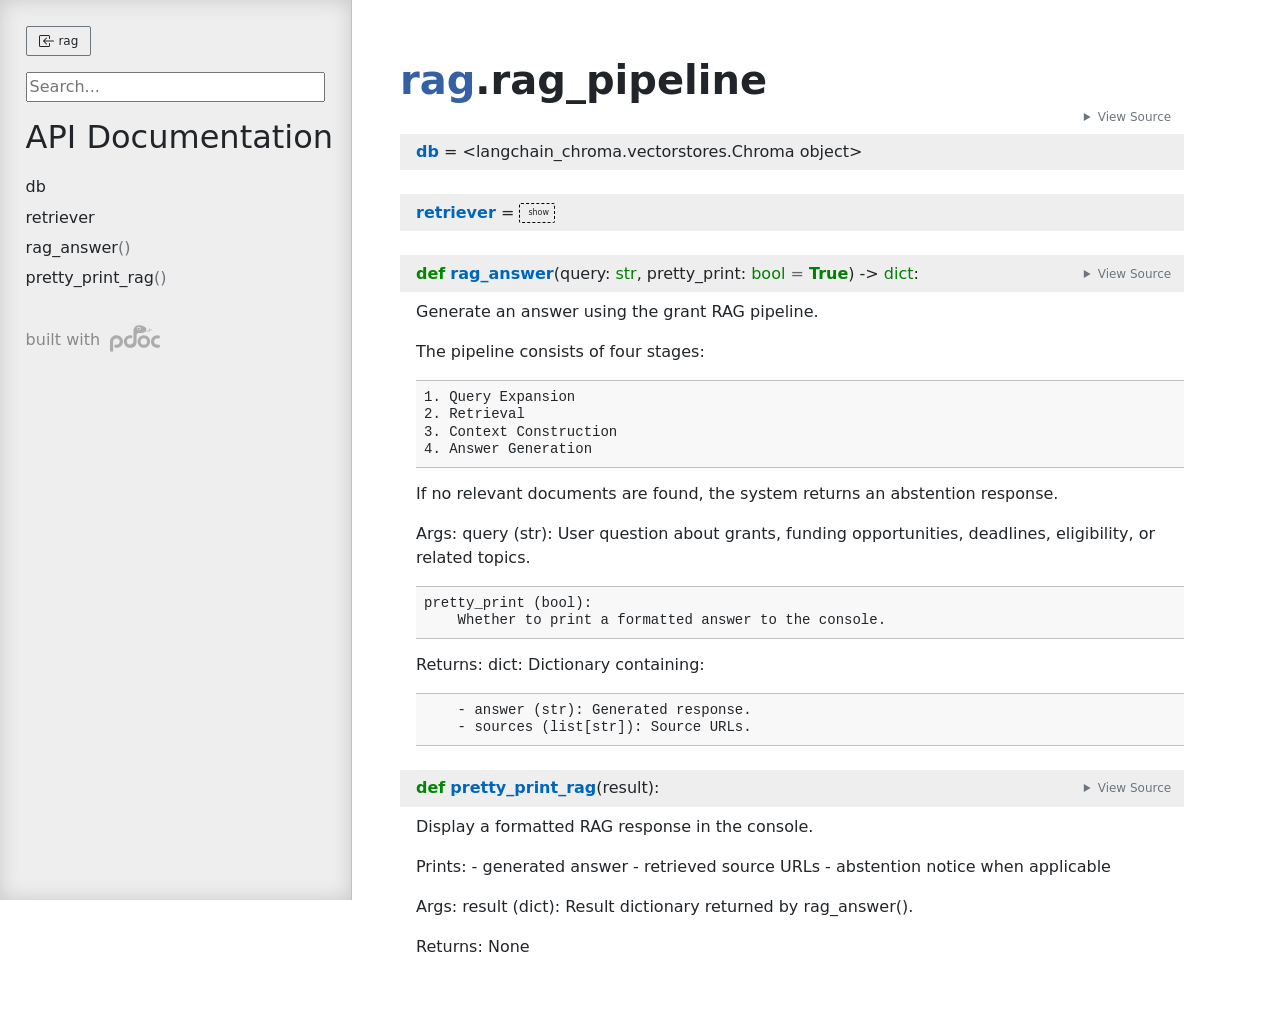
<file: docs/rag/rag_pipeline.html>
<!doctype html>
<html lang="en">
<head>
    <meta charset="utf-8">
    <meta name="viewport" content="width=device-width, initial-scale=1">
    <meta name="generator" content="pdoc 16.0.0"/>
    <title>rag.rag_pipeline API documentation</title>

    <style>/*! * Bootstrap Reboot v5.0.0 (https://getbootstrap.com/) * Copyright 2011-2021 The Bootstrap Authors * Copyright 2011-2021 Twitter, Inc. * Licensed under MIT (https://github.com/twbs/bootstrap/blob/main/LICENSE) * Forked from Normalize.css, licensed MIT (https://github.com/necolas/normalize.css/blob/master/LICENSE.md) */*,::after,::before{box-sizing:border-box}@media (prefers-reduced-motion:no-preference){:root{scroll-behavior:smooth}}body{margin:0;font-family:system-ui,-apple-system,"Segoe UI",Roboto,"Helvetica Neue",Arial,"Noto Sans","Liberation Sans",sans-serif,"Apple Color Emoji","Segoe UI Emoji","Segoe UI Symbol","Noto Color Emoji";font-size:1rem;font-weight:400;line-height:1.5;color:#212529;background-color:#fff;-webkit-text-size-adjust:100%;-webkit-tap-highlight-color:transparent}hr{margin:1rem 0;color:inherit;background-color:currentColor;border:0;opacity:.25}hr:not([size]){height:1px}h1,h2,h3,h4,h5,h6{margin-top:0;margin-bottom:.5rem;font-weight:500;line-height:1.2}h1{font-size:calc(1.375rem + 1.5vw)}@media (min-width:1200px){h1{font-size:2.5rem}}h2{font-size:calc(1.325rem + .9vw)}@media (min-width:1200px){h2{font-size:2rem}}h3{font-size:calc(1.3rem + .6vw)}@media (min-width:1200px){h3{font-size:1.75rem}}h4{font-size:calc(1.275rem + .3vw)}@media (min-width:1200px){h4{font-size:1.5rem}}h5{font-size:1.25rem}h6{font-size:1rem}p{margin-top:0;margin-bottom:1rem}abbr[data-bs-original-title],abbr[title]{-webkit-text-decoration:underline dotted;text-decoration:underline dotted;cursor:help;-webkit-text-decoration-skip-ink:none;text-decoration-skip-ink:none}address{margin-bottom:1rem;font-style:normal;line-height:inherit}ol,ul{padding-left:2rem}dl,ol,ul{margin-top:0;margin-bottom:1rem}ol ol,ol ul,ul ol,ul ul{margin-bottom:0}dt{font-weight:700}dd{margin-bottom:.5rem;margin-left:0}blockquote{margin:0 0 1rem}b,strong{font-weight:bolder}small{font-size:.875em}mark{padding:.2em;background-color:#fcf8e3}sub,sup{position:relative;font-size:.75em;line-height:0;vertical-align:baseline}sub{bottom:-.25em}sup{top:-.5em}a{color:#0d6efd;text-decoration:underline}a:hover{color:#0a58ca}a:not([href]):not([class]),a:not([href]):not([class]):hover{color:inherit;text-decoration:none}code,kbd,pre,samp{font-family:SFMono-Regular,Menlo,Monaco,Consolas,"Liberation Mono","Courier New",monospace;font-size:1em;direction:ltr;unicode-bidi:bidi-override}pre{display:block;margin-top:0;margin-bottom:1rem;overflow:auto;font-size:.875em}pre code{font-size:inherit;color:inherit;word-break:normal}code{font-size:.875em;color:#d63384;word-wrap:break-word}a>code{color:inherit}kbd{padding:.2rem .4rem;font-size:.875em;color:#fff;background-color:#212529;border-radius:.2rem}kbd kbd{padding:0;font-size:1em;font-weight:700}figure{margin:0 0 1rem}img,svg{vertical-align:middle}table{caption-side:bottom;border-collapse:collapse}caption{padding-top:.5rem;padding-bottom:.5rem;color:#6c757d;text-align:left}th{text-align:inherit;text-align:-webkit-match-parent}tbody,td,tfoot,th,thead,tr{border-color:inherit;border-style:solid;border-width:0}label{display:inline-block}button{border-radius:0}button:focus:not(:focus-visible){outline:0}button,input,optgroup,select,textarea{margin:0;font-family:inherit;font-size:inherit;line-height:inherit}button,select{text-transform:none}[role=button]{cursor:pointer}select{word-wrap:normal}select:disabled{opacity:1}[list]::-webkit-calendar-picker-indicator{display:none}[type=button],[type=reset],[type=submit],button{-webkit-appearance:button}[type=button]:not(:disabled),[type=reset]:not(:disabled),[type=submit]:not(:disabled),button:not(:disabled){cursor:pointer}::-moz-focus-inner{padding:0;border-style:none}textarea{resize:vertical}fieldset{min-width:0;padding:0;margin:0;border:0}legend{float:left;width:100%;padding:0;margin-bottom:.5rem;font-size:calc(1.275rem + .3vw);line-height:inherit}@media (min-width:1200px){legend{font-size:1.5rem}}legend+*{clear:left}::-webkit-datetime-edit-day-field,::-webkit-datetime-edit-fields-wrapper,::-webkit-datetime-edit-hour-field,::-webkit-datetime-edit-minute,::-webkit-datetime-edit-month-field,::-webkit-datetime-edit-text,::-webkit-datetime-edit-year-field{padding:0}::-webkit-inner-spin-button{height:auto}[type=search]{outline-offset:-2px;-webkit-appearance:textfield}::-webkit-search-decoration{-webkit-appearance:none}::-webkit-color-swatch-wrapper{padding:0}::file-selector-button{font:inherit}::-webkit-file-upload-button{font:inherit;-webkit-appearance:button}output{display:inline-block}iframe{border:0}summary{display:list-item;cursor:pointer}progress{vertical-align:baseline}[hidden]{display:none!important}</style>
    <style>/*! syntax-highlighting.css */pre{line-height:125%;}span.linenos{color:inherit; background-color:transparent; padding-left:5px; padding-right:20px;}.pdoc-code .hll{background-color:#ffffcc}.pdoc-code{background:#f8f8f8;}.pdoc-code .c{color:#3D7B7B; font-style:italic}.pdoc-code .err{border:1px solid #FF0000}.pdoc-code .k{color:#008000; font-weight:bold}.pdoc-code .o{color:#666666}.pdoc-code .ch{color:#3D7B7B; font-style:italic}.pdoc-code .cm{color:#3D7B7B; font-style:italic}.pdoc-code .cp{color:#9C6500}.pdoc-code .cpf{color:#3D7B7B; font-style:italic}.pdoc-code .c1{color:#3D7B7B; font-style:italic}.pdoc-code .cs{color:#3D7B7B; font-style:italic}.pdoc-code .gd{color:#A00000}.pdoc-code .ge{font-style:italic}.pdoc-code .gr{color:#E40000}.pdoc-code .gh{color:#000080; font-weight:bold}.pdoc-code .gi{color:#008400}.pdoc-code .go{color:#717171}.pdoc-code .gp{color:#000080; font-weight:bold}.pdoc-code .gs{font-weight:bold}.pdoc-code .gu{color:#800080; font-weight:bold}.pdoc-code .gt{color:#0044DD}.pdoc-code .kc{color:#008000; font-weight:bold}.pdoc-code .kd{color:#008000; font-weight:bold}.pdoc-code .kn{color:#008000; font-weight:bold}.pdoc-code .kp{color:#008000}.pdoc-code .kr{color:#008000; font-weight:bold}.pdoc-code .kt{color:#B00040}.pdoc-code .m{color:#666666}.pdoc-code .s{color:#BA2121}.pdoc-code .na{color:#687822}.pdoc-code .nb{color:#008000}.pdoc-code .nc{color:#0000FF; font-weight:bold}.pdoc-code .no{color:#880000}.pdoc-code .nd{color:#AA22FF}.pdoc-code .ni{color:#717171; font-weight:bold}.pdoc-code .ne{color:#CB3F38; font-weight:bold}.pdoc-code .nf{color:#0000FF}.pdoc-code .nl{color:#767600}.pdoc-code .nn{color:#0000FF; font-weight:bold}.pdoc-code .nt{color:#008000; font-weight:bold}.pdoc-code .nv{color:#19177C}.pdoc-code .ow{color:#AA22FF; font-weight:bold}.pdoc-code .w{color:#bbbbbb}.pdoc-code .mb{color:#666666}.pdoc-code .mf{color:#666666}.pdoc-code .mh{color:#666666}.pdoc-code .mi{color:#666666}.pdoc-code .mo{color:#666666}.pdoc-code .sa{color:#BA2121}.pdoc-code .sb{color:#BA2121}.pdoc-code .sc{color:#BA2121}.pdoc-code .dl{color:#BA2121}.pdoc-code .sd{color:#BA2121; font-style:italic}.pdoc-code .s2{color:#BA2121}.pdoc-code .se{color:#AA5D1F; font-weight:bold}.pdoc-code .sh{color:#BA2121}.pdoc-code .si{color:#A45A77; font-weight:bold}.pdoc-code .sx{color:#008000}.pdoc-code .sr{color:#A45A77}.pdoc-code .s1{color:#BA2121}.pdoc-code .ss{color:#19177C}.pdoc-code .bp{color:#008000}.pdoc-code .fm{color:#0000FF}.pdoc-code .vc{color:#19177C}.pdoc-code .vg{color:#19177C}.pdoc-code .vi{color:#19177C}.pdoc-code .vm{color:#19177C}.pdoc-code .il{color:#666666}</style>
    <style>/*! theme.css */:root{--pdoc-background:#fff;}.pdoc{--text:#212529;--muted:#6c757d;--link:#3660a5;--link-hover:#1659c5;--code:#f8f8f8;--active:#fff598;--accent:#eee;--accent2:#c1c1c1;--nav-hover:rgba(255, 255, 255, 0.5);--name:#0066BB;--def:#008800;--annotation:#007020;}</style>
    <style>/*! layout.css */html, body{width:100%;height:100%;}html, main{scroll-behavior:smooth;}body{background-color:var(--pdoc-background);}@media (max-width:769px){#navtoggle{cursor:pointer;position:absolute;width:50px;height:40px;top:1rem;right:1rem;border-color:var(--text);color:var(--text);display:flex;opacity:0.8;z-index:999;}#navtoggle:hover{opacity:1;}#togglestate + div{display:none;}#togglestate:checked + div{display:inherit;}main, header{padding:2rem 3vw;}header + main{margin-top:-3rem;}.git-button{display:none !important;}nav input[type="search"]{max-width:77%;}nav input[type="search"]:first-child{margin-top:-6px;}nav input[type="search"]:valid ~ *{display:none !important;}}@media (min-width:770px){:root{--sidebar-width:clamp(12.5rem, 28vw, 22rem);}nav{position:fixed;overflow:auto;height:100vh;width:var(--sidebar-width);}main, header{padding:3rem 2rem 3rem calc(var(--sidebar-width) + 3rem);width:calc(54rem + var(--sidebar-width));max-width:100%;}header + main{margin-top:-4rem;}#navtoggle{display:none;}}#togglestate{position:absolute;height:0;opacity:0;}nav.pdoc{--pad:clamp(0.5rem, 2vw, 1.75rem);--indent:1.5rem;background-color:var(--accent);border-right:1px solid var(--accent2);box-shadow:0 0 20px rgba(50, 50, 50, .2) inset;padding:0 0 0 var(--pad);overflow-wrap:anywhere;scrollbar-width:thin; scrollbar-color:var(--accent2) transparent; z-index:1}nav.pdoc::-webkit-scrollbar{width:.4rem; }nav.pdoc::-webkit-scrollbar-thumb{background-color:var(--accent2); }nav.pdoc > div{padding:var(--pad) 0;}nav.pdoc .module-list-button{display:inline-flex;align-items:center;color:var(--text);border-color:var(--muted);margin-bottom:1rem;}nav.pdoc .module-list-button:hover{border-color:var(--text);}nav.pdoc input[type=search]{display:block;outline-offset:0;width:calc(100% - var(--pad));}nav.pdoc .logo{max-width:calc(100% - var(--pad));max-height:35vh;display:block;margin:0 auto 1rem;transform:translate(calc(-.5 * var(--pad)), 0);}nav.pdoc ul{list-style:none;padding-left:0;}nav.pdoc > div > ul{margin-left:calc(0px - var(--pad));}nav.pdoc li a{padding:.2rem 0 .2rem calc(var(--pad) + var(--indent));}nav.pdoc > div > ul > li > a{padding-left:var(--pad);}nav.pdoc li{transition:all 100ms;}nav.pdoc li:hover{background-color:var(--nav-hover);}nav.pdoc a, nav.pdoc a:hover{color:var(--text);}nav.pdoc a{display:block;}nav.pdoc > h2:first-of-type{margin-top:1.5rem;}nav.pdoc .class:before{content:"class ";color:var(--muted);}nav.pdoc .function:after{content:"()";color:var(--muted);}nav.pdoc footer:before{content:"";display:block;width:calc(100% - var(--pad));border-top:solid var(--accent2) 1px;margin-top:1.5rem;padding-top:.5rem;}nav.pdoc footer{font-size:small;}</style>
    <style>/*! content.css */.pdoc{color:var(--text);box-sizing:border-box;line-height:1.5;background:none;}.pdoc .pdoc-button{cursor:pointer;display:inline-block;border:solid black 1px;border-radius:2px;font-size:.75rem;padding:calc(0.5em - 1px) 1em;transition:100ms all;}.pdoc .alert{padding:1rem 1rem 1rem calc(1.5rem + 24px);border:1px solid transparent;border-radius:.25rem;background-repeat:no-repeat;background-position:.75rem center;margin-bottom:1rem;}.pdoc .alert > em{display:none;}.pdoc .alert > *:last-child{margin-bottom:0;}.pdoc .alert.note{color:#084298;background-color:#cfe2ff;border-color:#b6d4fe;background-image:url("data:image/svg+xml,%3Csvg%20xmlns%3D%22http%3A//www.w3.org/2000/svg%22%20width%3D%2224%22%20height%3D%2224%22%20fill%3D%22%23084298%22%20viewBox%3D%220%200%2016%2016%22%3E%3Cpath%20d%3D%22M8%2016A8%208%200%201%200%208%200a8%208%200%200%200%200%2016zm.93-9.412-1%204.705c-.07.34.029.533.304.533.194%200%20.487-.07.686-.246l-.088.416c-.287.346-.92.598-1.465.598-.703%200-1.002-.422-.808-1.319l.738-3.468c.064-.293.006-.399-.287-.47l-.451-.081.082-.381%202.29-.287zM8%205.5a1%201%200%201%201%200-2%201%201%200%200%201%200%202z%22/%3E%3C/svg%3E");}.pdoc .alert.tip{color:#0a3622;background-color:#d1e7dd;border-color:#a3cfbb;background-image:url("data:image/svg+xml,%3Csvg%20xmlns%3D%22http%3A//www.w3.org/2000/svg%22%20width%3D%2224%22%20height%3D%2224%22%20fill%3D%22%230a3622%22%20viewBox%3D%220%200%2016%2016%22%3E%3Cpath%20d%3D%22M2%206a6%206%200%201%201%2010.174%204.31c-.203.196-.359.4-.453.619l-.762%201.769A.5.5%200%200%201%2010.5%2013a.5.5%200%200%201%200%201%20.5.5%200%200%201%200%201l-.224.447a1%201%200%200%201-.894.553H6.618a1%201%200%200%201-.894-.553L5.5%2015a.5.5%200%200%201%200-1%20.5.5%200%200%201%200-1%20.5.5%200%200%201-.46-.302l-.761-1.77a2%202%200%200%200-.453-.618A5.98%205.98%200%200%201%202%206m6-5a5%205%200%200%200-3.479%208.592c.263.254.514.564.676.941L5.83%2012h4.342l.632-1.467c.162-.377.413-.687.676-.941A5%205%200%200%200%208%201%22/%3E%3C/svg%3E");}.pdoc .alert.important{color:#055160;background-color:#cff4fc;border-color:#9eeaf9;background-image:url("data:image/svg+xml,%3Csvg%20xmlns%3D%22http%3A//www.w3.org/2000/svg%22%20width%3D%2224%22%20height%3D%2224%22%20fill%3D%22%23055160%22%20viewBox%3D%220%200%2016%2016%22%3E%3Cpath%20d%3D%22M2%200a2%202%200%200%200-2%202v12a2%202%200%200%200%202%202h12a2%202%200%200%200%202-2V2a2%202%200%200%200-2-2zm6%204c.535%200%20.954.462.9.995l-.35%203.507a.552.552%200%200%201-1.1%200L7.1%204.995A.905.905%200%200%201%208%204m.002%206a1%201%200%201%201%200%202%201%201%200%200%201%200-2%22/%3E%3C/svg%3E");}.pdoc .alert.warning{color:#664d03;background-color:#fff3cd;border-color:#ffecb5;background-image:url("data:image/svg+xml,%3Csvg%20xmlns%3D%22http%3A//www.w3.org/2000/svg%22%20width%3D%2224%22%20height%3D%2224%22%20fill%3D%22%23664d03%22%20viewBox%3D%220%200%2016%2016%22%3E%3Cpath%20d%3D%22M8.982%201.566a1.13%201.13%200%200%200-1.96%200L.165%2013.233c-.457.778.091%201.767.98%201.767h13.713c.889%200%201.438-.99.98-1.767L8.982%201.566zM8%205c.535%200%20.954.462.9.995l-.35%203.507a.552.552%200%200%201-1.1%200L7.1%205.995A.905.905%200%200%201%208%205zm.002%206a1%201%200%201%201%200%202%201%201%200%200%201%200-2z%22/%3E%3C/svg%3E");}.pdoc .alert.caution{color:#842029;background-color:#f8d7da;border-color:#f5c2c7;background-image:url("data:image/svg+xml,%3Csvg%20xmlns%3D%22http%3A//www.w3.org/2000/svg%22%20width%3D%2224%22%20height%3D%2224%22%20fill%3D%22%23842029%22%20viewBox%3D%220%200%2016%2016%22%3E%3Cpath%20d%3D%22M11.46.146A.5.5%200%200%200%2011.107%200H4.893a.5.5%200%200%200-.353.146L.146%204.54A.5.5%200%200%200%200%204.893v6.214a.5.5%200%200%200%20.146.353l4.394%204.394a.5.5%200%200%200%20.353.146h6.214a.5.5%200%200%200%20.353-.146l4.394-4.394a.5.5%200%200%200%20.146-.353V4.893a.5.5%200%200%200-.146-.353zM8%204c.535%200%20.954.462.9.995l-.35%203.507a.552.552%200%200%201-1.1%200L7.1%204.995A.905.905%200%200%201%208%204m.002%206a1%201%200%201%201%200%202%201%201%200%200%201%200-2%22/%3E%3C/svg%3E");}.pdoc .alert.danger{color:#842029;background-color:#f8d7da;border-color:#f5c2c7;background-image:url("data:image/svg+xml,%3Csvg%20xmlns%3D%22http%3A//www.w3.org/2000/svg%22%20width%3D%2224%22%20height%3D%2224%22%20fill%3D%22%23842029%22%20viewBox%3D%220%200%2016%2016%22%3E%3Cpath%20d%3D%22M5.52.359A.5.5%200%200%201%206%200h4a.5.5%200%200%201%20.474.658L8.694%206H12.5a.5.5%200%200%201%20.395.807l-7%209a.5.5%200%200%201-.873-.454L6.823%209.5H3.5a.5.5%200%200%201-.48-.641l2.5-8.5z%22/%3E%3C/svg%3E");}.pdoc .visually-hidden{position:absolute !important;width:1px !important;height:1px !important;padding:0 !important;margin:-1px !important;overflow:hidden !important;clip:rect(0, 0, 0, 0) !important;white-space:nowrap !important;border:0 !important;}.pdoc h1, .pdoc h2, .pdoc h3{font-weight:300;margin:.3em 0;padding:.2em 0;}.pdoc > section:not(.module-info) h1{font-size:1.5rem;font-weight:500;}.pdoc > section:not(.module-info) h2{font-size:1.4rem;font-weight:500;}.pdoc > section:not(.module-info) h3{font-size:1.3rem;font-weight:500;}.pdoc > section:not(.module-info) h4{font-size:1.2rem;}.pdoc > section:not(.module-info) h5{font-size:1.1rem;}.pdoc a{text-decoration:none;color:var(--link);}.pdoc a:hover{color:var(--link-hover);}.pdoc blockquote{margin-left:2rem;}.pdoc pre{border-top:1px solid var(--accent2);border-bottom:1px solid var(--accent2);margin-top:0;margin-bottom:1em;padding:.5rem 0 .5rem .5rem;overflow-x:auto;background-color:var(--code);}.pdoc code{color:var(--text);padding:.2em .4em;margin:0;font-size:85%;background-color:var(--accent);border-radius:6px;}.pdoc a > code{color:inherit;}.pdoc pre > code{display:inline-block;font-size:inherit;background:none;border:none;padding:0;}.pdoc > section:not(.module-info){margin-bottom:1.5rem;}.pdoc .modulename{margin-top:0;font-weight:bold;}.pdoc .modulename a{color:var(--link);transition:100ms all;}.pdoc .git-button{float:right;border:solid var(--link) 1px;}.pdoc .git-button:hover{background-color:var(--link);color:var(--pdoc-background);}.view-source-toggle-state,.view-source-toggle-state ~ .pdoc-code{display:none;}.view-source-toggle-state:checked ~ .pdoc-code{display:block;}.view-source-button{display:inline-block;float:right;font-size:.75rem;line-height:1.5rem;color:var(--muted);padding:0 .4rem 0 1.3rem;cursor:pointer;text-indent:-2px;}.view-source-button > span{visibility:hidden;}.module-info .view-source-button{float:none;display:flex;justify-content:flex-end;margin:-1.2rem .4rem -.2rem 0;}.view-source-button::before{position:absolute;content:"View Source";display:list-item;list-style-type:disclosure-closed;}.view-source-toggle-state:checked ~ .attr .view-source-button::before,.view-source-toggle-state:checked ~ .view-source-button::before{list-style-type:disclosure-open;}.pdoc .docstring{margin-bottom:1.5rem;}.pdoc section:not(.module-info) .docstring{margin-left:clamp(0rem, 5vw - 2rem, 1rem);}.pdoc .docstring .pdoc-code{margin-left:1em;margin-right:1em;}.pdoc h1:target,.pdoc h2:target,.pdoc h3:target,.pdoc h4:target,.pdoc h5:target,.pdoc h6:target,.pdoc .pdoc-code > pre > span:target{background-color:var(--active);box-shadow:-1rem 0 0 0 var(--active);}.pdoc .pdoc-code > pre > span:target{display:block;}.pdoc div:target > .attr,.pdoc section:target > .attr,.pdoc dd:target > a{background-color:var(--active);}.pdoc *{scroll-margin:2rem;}.pdoc .pdoc-code .linenos{user-select:none;}.pdoc .attr:hover{filter:contrast(0.95);}.pdoc section, .pdoc .classattr{position:relative;}.pdoc .headerlink{--width:clamp(1rem, 3vw, 2rem);position:absolute;top:0;left:calc(0rem - var(--width));transition:all 100ms ease-in-out;opacity:0;}.pdoc .headerlink::before{content:"#";display:block;text-align:center;width:var(--width);height:2.3rem;line-height:2.3rem;font-size:1.5rem;}.pdoc .attr:hover ~ .headerlink,.pdoc *:target > .headerlink,.pdoc .headerlink:hover{opacity:1;}.pdoc .attr{display:block;margin:.5rem 0 .5rem;padding:.4rem .4rem .4rem 1rem;background-color:var(--accent);overflow-x:auto;}.pdoc .classattr{margin-left:2rem;}.pdoc .decorator-deprecated{color:#842029;}.pdoc .decorator-deprecated ~ span{filter:grayscale(1) opacity(0.8);}.pdoc .name{color:var(--name);font-weight:bold;}.pdoc .def{color:var(--def);font-weight:bold;}.pdoc .signature{background-color:transparent;}.pdoc .param, .pdoc .return-annotation{white-space:pre;}.pdoc .signature.multiline .param{display:block;}.pdoc .signature.condensed .param{display:inline-block;}.pdoc .annotation{color:var(--annotation);}.pdoc .view-value-toggle-state,.pdoc .view-value-toggle-state ~ .default_value{display:none;}.pdoc .view-value-toggle-state:checked ~ .default_value{display:inherit;}.pdoc .view-value-button{font-size:.5rem;vertical-align:middle;border-style:dashed;margin-top:-0.1rem;}.pdoc .view-value-button:hover{background:white;}.pdoc .view-value-button::before{content:"show";text-align:center;width:2.2em;display:inline-block;}.pdoc .view-value-toggle-state:checked ~ .view-value-button::before{content:"hide";}.pdoc .inherited{margin-left:2rem;}.pdoc .inherited dt{font-weight:700;}.pdoc .inherited dt, .pdoc .inherited dd{display:inline;margin-left:0;margin-bottom:.5rem;}.pdoc .inherited dd:not(:last-child):after{content:", ";}.pdoc .inherited .class:before{content:"class ";}.pdoc .inherited .function a:after{content:"()";}.pdoc .search-result .docstring{overflow:auto;max-height:25vh;}.pdoc .search-result.focused > .attr{background-color:var(--active);}.pdoc .attribution{margin-top:2rem;display:block;opacity:0.5;transition:all 200ms;filter:grayscale(100%);}.pdoc .attribution:hover{opacity:1;filter:grayscale(0%);}.pdoc .attribution img{margin-left:5px;height:27px;vertical-align:bottom;width:50px;transition:all 200ms;}.pdoc table{display:block;width:max-content;max-width:100%;overflow:auto;margin-bottom:1rem;}.pdoc table th{font-weight:600;}.pdoc table th, .pdoc table td{padding:6px 13px;border:1px solid var(--accent2);}</style>
    <style>/*! custom.css */</style></head>
<body>
    <nav class="pdoc">
        <label id="navtoggle" for="togglestate" class="pdoc-button"><svg xmlns='http://www.w3.org/2000/svg' viewBox='0 0 30 30'><path stroke-linecap='round' stroke="currentColor" stroke-miterlimit='10' stroke-width='2' d='M4 7h22M4 15h22M4 23h22'/></svg></label>
        <input id="togglestate" type="checkbox" aria-hidden="true" tabindex="-1">
        <div>            <a class="pdoc-button module-list-button" href="../rag.html">
<svg xmlns="http://www.w3.org/2000/svg" width="16" height="16" fill="currentColor" class="bi bi-box-arrow-in-left" viewBox="0 0 16 16">
  <path fill-rule="evenodd" d="M10 3.5a.5.5 0 0 0-.5-.5h-8a.5.5 0 0 0-.5.5v9a.5.5 0 0 0 .5.5h8a.5.5 0 0 0 .5-.5v-2a.5.5 0 0 1 1 0v2A1.5 1.5 0 0 1 9.5 14h-8A1.5 1.5 0 0 1 0 12.5v-9A1.5 1.5 0 0 1 1.5 2h8A1.5 1.5 0 0 1 11 3.5v2a.5.5 0 0 1-1 0v-2z"/>
  <path fill-rule="evenodd" d="M4.146 8.354a.5.5 0 0 1 0-.708l3-3a.5.5 0 1 1 .708.708L5.707 7.5H14.5a.5.5 0 0 1 0 1H5.707l2.147 2.146a.5.5 0 0 1-.708.708l-3-3z"/>
</svg>                &nbsp;rag</a>


            <input type="search" placeholder="Search..." role="searchbox" aria-label="search"
                   pattern=".+" required>



            <h2>API Documentation</h2>
                <ul class="memberlist">
            <li>
                    <a class="variable" href="#db">db</a>
            </li>
            <li>
                    <a class="variable" href="#retriever">retriever</a>
            </li>
            <li>
                    <a class="function" href="#rag_answer">rag_answer</a>
            </li>
            <li>
                    <a class="function" href="#pretty_print_rag">pretty_print_rag</a>
            </li>
    </ul>



        <a class="attribution" title="pdoc: Python API documentation generator" href="https://pdoc.dev" target="_blank">
            built with <span class="visually-hidden">pdoc</span><img
                alt="pdoc logo"
                src="data:image/svg+xml,%3Csvg%20xmlns%3D%22http%3A//www.w3.org/2000/svg%22%20role%3D%22img%22%20aria-label%3D%22pdoc%20logo%22%20width%3D%22300%22%20height%3D%22160%22%20viewBox%3D%220%200%20150%2080%22%3E%3Ctitle%3Epdoc%3C/title%3E%3Cpath%20d%3D%22M132.316%2048.886c.276-4.679%202.342-6.698%204.409-7.982s4.27-1.165%206.751-1.055c1.586.07%203.044.156%204.222-.482%201.142-.619%202.026-1.932%202.162-3.739.268-3.576-1.929-5.368-5.006-5.551s-7.599.524-10.517%201.606c-4.455%201.652-8.588%206.606-9.552%208.992s-2.342%206.193-1.745%2010.873%202.664%209.221%205.878%2011.79%205.878%203.808%2010.103%204.312%203.444.229%206.062.229%205.006-2.202%204.914-4.909-2.296-5.001-4.501-4.863-3.077.505-5.281.229-7.715-2.064-7.899-9.451z%22%20fill%3D%22%23198754%22/%3E%3Ccircle%20cx%3D%22101.504%22%20cy%3D%2248.943%22%20r%3D%2214.208%22%20fill%3D%22none%22%20stroke%3D%22%23198754%22%20stroke-width%3D%229.354%22/%3E%3Cpath%20d%3D%22M87.81.002c-3.637.065-5.001.454-7.014%201.232s-3.443%201.363-6.3%204.282c-1.723%201.76-3.148%205.019-3.776%207.329-.413%201.521-.316%202.63-.316%202.63l-.195%2034.612c.065%205.774-6.755%208.305-9.612%208.37s-9.678-1.038-9.743-9.408%207.128-9.521%208.362-9.521c1.413-.13%202.526-.021%203.718-.016%202.071.009%204.157-.778%204.092-4.671s-4.157-4.736-4.157-4.736c-6.3-.843-11.43%202.206-11.43%202.206S40.917%2038.15%2041.372%2049.634%2051.568%2068.19%2061.311%2068.125s18.316-7.007%2018.445-17.193l.13-22.772c.046-2.291%202.683-3.644%204.476-4.203.745-.232%201.694-.274%201.694-.274l10.457-.13s4.871-.324%207.729-3.114%204.352-6.294%204.352-6.294.974-3.049.13-4.606-.195-1.233-2.792-3.309-8.573-4.477-8.573-4.477S91.447-.063%2087.81.002zM0%2047.169l.065%2028.417S0%2080.127%204.481%2079.997s5.072-3.866%205.049-4.152l-.113-28.482s1.624-7.656%209.937-7.721%2010.002%206.942%2010.002%208.499-.909%2010.51-9.093%2010.51c-.948%200-2.99-.567-4.145-.272-3.919%201-3.194%204.554-3.194%204.554s.065%205.061%207.404%204.996%2018.575-6.034%2018.575-19.074S26.953%2030.04%2019.549%2029.91%201.234%2035.296%200%2047.169z%22%20fill%3D%22%23198754%22/%3E%3Cg%20transform%3D%22matrix%28.325601%200%200%20.325256%20-10.32669%20-45.802786%29%22%3E%3Ccircle%20cx%3D%22297.554%22%20cy%3D%22172.286%22%20r%3D%2216.5%22%20fill%3D%22%23fff%22/%3E%3Cellipse%20cx%3D%22297.709%22%20cy%3D%22172.642%22%20rx%3D%2211.071%22%20ry%3D%2210.871%22%20fill%3D%22%23105a48%22/%3E%3Ccircle%20cx%3D%22304.104%22%20cy%3D%22167.667%22%20r%3D%224.5%22%20fill%3D%22%23fff%22/%3E%3C/g%3E%3Cpath%20d%3D%22M94.661%2017.032l.893-1.476s.99.714%201.916.925%201.575.114%202.955.114l14.565-.162c1.283-.032%203.085-.762%203.02-3.293s-.373-3.503-.373-3.503l1.283-.487s.52.503.877%201.573.309%201.995.292%202.66-.227%201.541-.227%201.541%201.564-.308%202.359-1.038.823-.779%201.489-1.508.812-.86.812-.86.552-.13.877.26.341.957.065%201.46-1.672%202.206-3.247%203.066-2.76%201.427-3.929%201.768-3.848.73-7.063.714l-10.944-.114s-2.143-.081-3.02-.373-2.241-.973-2.598-1.265z%22%20fill%3D%22%23d36d49%22/%3E%3Cg%20fill%3D%22%23105a48%22%3E%3Cellipse%20cx%3D%2293.052%22%20cy%3D%2243.567%22%20rx%3D%22.869%22%20ry%3D%221.014%22%20transform%3D%22rotate%28341.022%29%22/%3E%3Cellipse%20cx%3D%22104.3%22%20cy%3D%22-16.184%22%20rx%3D%22.865%22%20ry%3D%221.009%22%20transform%3D%22rotate%2814.786%29%22/%3E%3C/g%3E%3C/svg%3E"/>
        </a>
</div>
    </nav>
    <main class="pdoc">
            <section class="module-info">
                    <h1 class="modulename">
<a href="./../rag.html">rag</a><wbr>.rag_pipeline    </h1>

                
                        <input id="mod-rag_pipeline-view-source" class="view-source-toggle-state" type="checkbox" aria-hidden="true" tabindex="-1">

                        <label class="view-source-button" for="mod-rag_pipeline-view-source"><span>View Source</span></label>

                        <div class="pdoc-code codehilite"><pre><span></span><span id="L-1"><a href="#L-1"><span class="linenos">  1</span></a><span class="kn">from</span><span class="w"> </span><span class="nn">chroma_db</span><span class="w"> </span><span class="kn">import</span> <span class="n">get_db</span>
</span><span id="L-2"><a href="#L-2"><span class="linenos">  2</span></a><span class="kn">from</span><span class="w"> </span><span class="nn">rag.query_expansion</span><span class="w"> </span><span class="kn">import</span> <span class="n">llm_expand_query</span>
</span><span id="L-3"><a href="#L-3"><span class="linenos">  3</span></a><span class="kn">from</span><span class="w"> </span><span class="nn">llm</span><span class="w"> </span><span class="kn">import</span> <span class="n">get_llm</span>
</span><span id="L-4"><a href="#L-4"><span class="linenos">  4</span></a>
</span><span id="L-5"><a href="#L-5"><span class="linenos">  5</span></a><span class="n">model</span><span class="p">,</span> <span class="n">tokenizer</span> <span class="o">=</span> <span class="n">get_llm</span><span class="p">()</span>
</span><span id="L-6"><a href="#L-6"><span class="linenos">  6</span></a>
</span><span id="L-7"><a href="#L-7"><span class="linenos">  7</span></a><span class="c1"># retriever</span>
</span><span id="L-8"><a href="#L-8"><span class="linenos">  8</span></a><span class="n">db</span> <span class="o">=</span> <span class="n">get_db</span><span class="p">()</span>
</span><span id="L-9"><a href="#L-9"><span class="linenos">  9</span></a><span class="n">retriever</span> <span class="o">=</span> <span class="n">db</span><span class="o">.</span><span class="n">as_retriever</span><span class="p">(</span><span class="n">search_type</span><span class="o">=</span><span class="s2">&quot;mmr&quot;</span><span class="p">,</span> <span class="n">search_kwargs</span><span class="o">=</span><span class="p">{</span><span class="s2">&quot;k&quot;</span><span class="p">:</span> <span class="mi">10</span><span class="p">,</span> <span class="s2">&quot;fetch_k&quot;</span><span class="p">:</span> <span class="mi">20</span><span class="p">})</span>
</span><span id="L-10"><a href="#L-10"><span class="linenos"> 10</span></a>
</span><span id="L-11"><a href="#L-11"><span class="linenos"> 11</span></a><span class="k">def</span><span class="w"> </span><span class="nf">rag_answer</span><span class="p">(</span><span class="n">query</span><span class="p">:</span> <span class="nb">str</span><span class="p">,</span> <span class="n">pretty_print</span><span class="p">:</span> <span class="nb">bool</span> <span class="o">=</span> <span class="kc">True</span> <span class="p">)</span> <span class="o">-&gt;</span> <span class="nb">dict</span><span class="p">:</span>
</span><span id="L-12"><a href="#L-12"><span class="linenos"> 12</span></a><span class="w">    </span><span class="sd">&quot;&quot;&quot;</span>
</span><span id="L-13"><a href="#L-13"><span class="linenos"> 13</span></a><span class="sd">    Generate an answer using the grant RAG pipeline.</span>
</span><span id="L-14"><a href="#L-14"><span class="linenos"> 14</span></a>
</span><span id="L-15"><a href="#L-15"><span class="linenos"> 15</span></a><span class="sd">    The pipeline consists of four stages:</span>
</span><span id="L-16"><a href="#L-16"><span class="linenos"> 16</span></a>
</span><span id="L-17"><a href="#L-17"><span class="linenos"> 17</span></a><span class="sd">        1. Query Expansion</span>
</span><span id="L-18"><a href="#L-18"><span class="linenos"> 18</span></a><span class="sd">        2. Retrieval</span>
</span><span id="L-19"><a href="#L-19"><span class="linenos"> 19</span></a><span class="sd">        3. Context Construction</span>
</span><span id="L-20"><a href="#L-20"><span class="linenos"> 20</span></a><span class="sd">        4. Answer Generation</span>
</span><span id="L-21"><a href="#L-21"><span class="linenos"> 21</span></a>
</span><span id="L-22"><a href="#L-22"><span class="linenos"> 22</span></a><span class="sd">    If no relevant documents are found, the system returns</span>
</span><span id="L-23"><a href="#L-23"><span class="linenos"> 23</span></a><span class="sd">    an abstention response.</span>
</span><span id="L-24"><a href="#L-24"><span class="linenos"> 24</span></a>
</span><span id="L-25"><a href="#L-25"><span class="linenos"> 25</span></a><span class="sd">    Args:</span>
</span><span id="L-26"><a href="#L-26"><span class="linenos"> 26</span></a><span class="sd">        query (str):</span>
</span><span id="L-27"><a href="#L-27"><span class="linenos"> 27</span></a><span class="sd">            User question about grants, funding opportunities,</span>
</span><span id="L-28"><a href="#L-28"><span class="linenos"> 28</span></a><span class="sd">            deadlines, eligibility, or related topics.</span>
</span><span id="L-29"><a href="#L-29"><span class="linenos"> 29</span></a>
</span><span id="L-30"><a href="#L-30"><span class="linenos"> 30</span></a><span class="sd">        pretty_print (bool):</span>
</span><span id="L-31"><a href="#L-31"><span class="linenos"> 31</span></a><span class="sd">            Whether to print a formatted answer to the console.</span>
</span><span id="L-32"><a href="#L-32"><span class="linenos"> 32</span></a>
</span><span id="L-33"><a href="#L-33"><span class="linenos"> 33</span></a><span class="sd">    Returns:</span>
</span><span id="L-34"><a href="#L-34"><span class="linenos"> 34</span></a><span class="sd">        dict:</span>
</span><span id="L-35"><a href="#L-35"><span class="linenos"> 35</span></a><span class="sd">            Dictionary containing:</span>
</span><span id="L-36"><a href="#L-36"><span class="linenos"> 36</span></a>
</span><span id="L-37"><a href="#L-37"><span class="linenos"> 37</span></a><span class="sd">            - answer (str): Generated response.</span>
</span><span id="L-38"><a href="#L-38"><span class="linenos"> 38</span></a><span class="sd">            - sources (list[str]): Source URLs.</span>
</span><span id="L-39"><a href="#L-39"><span class="linenos"> 39</span></a><span class="sd">    &quot;&quot;&quot;</span>
</span><span id="L-40"><a href="#L-40"><span class="linenos"> 40</span></a>    <span class="c1"># 0. EXPAND</span>
</span><span id="L-41"><a href="#L-41"><span class="linenos"> 41</span></a>    <span class="n">expanded_query</span> <span class="o">=</span> <span class="n">llm_expand_query</span><span class="p">(</span><span class="n">query</span><span class="p">)</span>
</span><span id="L-42"><a href="#L-42"><span class="linenos"> 42</span></a>
</span><span id="L-43"><a href="#L-43"><span class="linenos"> 43</span></a>    <span class="c1"># 1. RETRIEVE</span>
</span><span id="L-44"><a href="#L-44"><span class="linenos"> 44</span></a>    <span class="c1">#results = db.similarity_search(expanded_query, k=5)</span>
</span><span id="L-45"><a href="#L-45"><span class="linenos"> 45</span></a>    <span class="n">results</span> <span class="o">=</span> <span class="n">retriever</span><span class="o">.</span><span class="n">invoke</span><span class="p">(</span><span class="n">expanded_query</span><span class="p">)</span>
</span><span id="L-46"><a href="#L-46"><span class="linenos"> 46</span></a>
</span><span id="L-47"><a href="#L-47"><span class="linenos"> 47</span></a>    <span class="n">grouped</span> <span class="o">=</span> <span class="p">{}</span>
</span><span id="L-48"><a href="#L-48"><span class="linenos"> 48</span></a>
</span><span id="L-49"><a href="#L-49"><span class="linenos"> 49</span></a>    <span class="k">for</span> <span class="n">doc</span> <span class="ow">in</span> <span class="n">results</span><span class="p">:</span>
</span><span id="L-50"><a href="#L-50"><span class="linenos"> 50</span></a>        <span class="n">doc_id</span> <span class="o">=</span> <span class="n">doc</span><span class="o">.</span><span class="n">metadata</span><span class="o">.</span><span class="n">get</span><span class="p">(</span><span class="s2">&quot;id&quot;</span><span class="p">)</span>
</span><span id="L-51"><a href="#L-51"><span class="linenos"> 51</span></a>        <span class="n">text</span> <span class="o">=</span> <span class="n">doc</span><span class="o">.</span><span class="n">page_content</span>
</span><span id="L-52"><a href="#L-52"><span class="linenos"> 52</span></a>
</span><span id="L-53"><a href="#L-53"><span class="linenos"> 53</span></a>        <span class="k">if</span> <span class="n">doc_id</span> <span class="ow">not</span> <span class="ow">in</span> <span class="n">grouped</span><span class="p">:</span>
</span><span id="L-54"><a href="#L-54"><span class="linenos"> 54</span></a>            <span class="c1"># create new doc</span>
</span><span id="L-55"><a href="#L-55"><span class="linenos"> 55</span></a>            <span class="n">grouped</span><span class="p">[</span><span class="n">doc_id</span><span class="p">]</span> <span class="o">=</span> <span class="n">doc</span>
</span><span id="L-56"><a href="#L-56"><span class="linenos"> 56</span></a>        <span class="k">else</span><span class="p">:</span>
</span><span id="L-57"><a href="#L-57"><span class="linenos"> 57</span></a>            <span class="c1"># write to existing</span>
</span><span id="L-58"><a href="#L-58"><span class="linenos"> 58</span></a>            <span class="n">grouped</span><span class="p">[</span><span class="n">doc_id</span><span class="p">]</span><span class="o">.</span><span class="n">page_content</span> <span class="o">+=</span> <span class="s2">&quot;</span><span class="se">\n\n</span><span class="s2">&quot;</span> <span class="o">+</span> <span class="n">text</span><span class="p">[</span><span class="n">text</span><span class="o">.</span><span class="n">find</span><span class="p">(</span><span class="s2">&quot;Fields:&quot;</span><span class="p">)</span> <span class="o">+</span> <span class="nb">len</span><span class="p">(</span><span class="s2">&quot;Fields:&quot;</span><span class="p">):]</span>
</span><span id="L-59"><a href="#L-59"><span class="linenos"> 59</span></a>
</span><span id="L-60"><a href="#L-60"><span class="linenos"> 60</span></a>    <span class="n">results</span> <span class="o">=</span> <span class="nb">list</span><span class="p">(</span><span class="n">grouped</span><span class="o">.</span><span class="n">values</span><span class="p">())</span>
</span><span id="L-61"><a href="#L-61"><span class="linenos"> 61</span></a>
</span><span id="L-62"><a href="#L-62"><span class="linenos"> 62</span></a>    <span class="k">if</span> <span class="ow">not</span> <span class="n">results</span><span class="p">:</span>
</span><span id="L-63"><a href="#L-63"><span class="linenos"> 63</span></a>        <span class="k">return</span> <span class="p">{</span><span class="s2">&quot;answer&quot;</span><span class="p">:</span> <span class="s2">&quot;Insufficient evidence.&quot;</span><span class="p">,</span> <span class="s2">&quot;sources&quot;</span><span class="p">:</span> <span class="p">[]}</span>
</span><span id="L-64"><a href="#L-64"><span class="linenos"> 64</span></a>
</span><span id="L-65"><a href="#L-65"><span class="linenos"> 65</span></a>    <span class="c1"># 2. PACK CONTEXT</span>
</span><span id="L-66"><a href="#L-66"><span class="linenos"> 66</span></a>    <span class="n">context_chunks</span> <span class="o">=</span> <span class="p">[]</span>
</span><span id="L-67"><a href="#L-67"><span class="linenos"> 67</span></a>    <span class="n">sources</span> <span class="o">=</span> <span class="p">[]</span>
</span><span id="L-68"><a href="#L-68"><span class="linenos"> 68</span></a>
</span><span id="L-69"><a href="#L-69"><span class="linenos"> 69</span></a>    <span class="k">for</span> <span class="n">i</span> <span class="ow">in</span> <span class="nb">range</span><span class="p">(</span><span class="nb">len</span><span class="p">(</span><span class="n">results</span><span class="p">)):</span>
</span><span id="L-70"><a href="#L-70"><span class="linenos"> 70</span></a>        <span class="n">text</span> <span class="o">=</span> <span class="n">results</span><span class="p">[</span><span class="n">i</span><span class="p">]</span><span class="o">.</span><span class="n">page_content</span>
</span><span id="L-71"><a href="#L-71"><span class="linenos"> 71</span></a>        <span class="n">context_chunks</span><span class="o">.</span><span class="n">append</span><span class="p">(</span><span class="sa">f</span><span class="s2">&quot;[</span><span class="si">{</span><span class="n">i</span><span class="o">+</span><span class="mi">1</span><span class="si">}</span><span class="s2">]  </span><span class="si">{</span><span class="n">text</span><span class="si">}</span><span class="s2">&quot;</span><span class="p">)</span>
</span><span id="L-72"><a href="#L-72"><span class="linenos"> 72</span></a>        <span class="n">context_chunks</span><span class="o">.</span><span class="n">append</span><span class="p">(</span><span class="s2">&quot;start_date: &quot;</span> <span class="o">+</span> <span class="nb">str</span><span class="p">(</span><span class="n">results</span><span class="p">[</span><span class="n">i</span><span class="p">]</span><span class="o">.</span><span class="n">metadata</span><span class="o">.</span><span class="n">get</span><span class="p">(</span><span class="s2">&quot;start_date&quot;</span><span class="p">)))</span>
</span><span id="L-73"><a href="#L-73"><span class="linenos"> 73</span></a>        <span class="n">context_chunks</span><span class="o">.</span><span class="n">append</span><span class="p">(</span><span class="s2">&quot;end_date: &quot;</span> <span class="o">+</span> <span class="nb">str</span><span class="p">(</span><span class="n">results</span><span class="p">[</span><span class="n">i</span><span class="p">]</span><span class="o">.</span><span class="n">metadata</span><span class="o">.</span><span class="n">get</span><span class="p">(</span><span class="s2">&quot;end_date&quot;</span><span class="p">)))</span>
</span><span id="L-74"><a href="#L-74"><span class="linenos"> 74</span></a>        <span class="n">context_chunks</span><span class="o">.</span><span class="n">append</span><span class="p">(</span><span class="s2">&quot;min_amount: &quot;</span> <span class="o">+</span> <span class="nb">str</span><span class="p">(</span><span class="n">results</span><span class="p">[</span><span class="n">i</span><span class="p">]</span><span class="o">.</span><span class="n">metadata</span><span class="o">.</span><span class="n">get</span><span class="p">(</span><span class="s2">&quot;min_amount&quot;</span><span class="p">)))</span>
</span><span id="L-75"><a href="#L-75"><span class="linenos"> 75</span></a>        <span class="n">context_chunks</span><span class="o">.</span><span class="n">append</span><span class="p">(</span><span class="s2">&quot;max_amount: &quot;</span> <span class="o">+</span> <span class="nb">str</span><span class="p">(</span><span class="n">results</span><span class="p">[</span><span class="n">i</span><span class="p">]</span><span class="o">.</span><span class="n">metadata</span><span class="o">.</span><span class="n">get</span><span class="p">(</span><span class="s2">&quot;max_amount&quot;</span><span class="p">)))</span>
</span><span id="L-76"><a href="#L-76"><span class="linenos"> 76</span></a>        <span class="k">if</span> <span class="n">meta</span><span class="o">.</span><span class="n">get</span><span class="p">(</span><span class="s2">&quot;source&quot;</span><span class="p">):</span>
</span><span id="L-77"><a href="#L-77"><span class="linenos"> 77</span></a>            <span class="n">sources</span><span class="o">.</span><span class="n">append</span><span class="p">(</span><span class="n">results</span><span class="p">[</span><span class="n">i</span><span class="p">]</span><span class="o">.</span><span class="n">metadata</span><span class="o">.</span><span class="n">get</span><span class="p">(</span><span class="s2">&quot;url&quot;</span><span class="p">))</span>
</span><span id="L-78"><a href="#L-78"><span class="linenos"> 78</span></a>
</span><span id="L-79"><a href="#L-79"><span class="linenos"> 79</span></a>    <span class="n">context</span> <span class="o">=</span> <span class="s2">&quot;</span><span class="se">\n\n</span><span class="s2">&quot;</span><span class="o">.</span><span class="n">join</span><span class="p">(</span><span class="n">context_chunks</span><span class="p">)</span>
</span><span id="L-80"><a href="#L-80"><span class="linenos"> 80</span></a>
</span><span id="L-81"><a href="#L-81"><span class="linenos"> 81</span></a>    <span class="c1"># 3. PROMPT</span>
</span><span id="L-82"><a href="#L-82"><span class="linenos"> 82</span></a>    <span class="n">prompt</span> <span class="o">=</span> <span class="sa">f</span><span class="s2">&quot;&quot;&quot;</span>
</span><span id="L-83"><a href="#L-83"><span class="linenos"> 83</span></a><span class="s2">You are a RAG assistant for grant-related questions.</span>
</span><span id="L-84"><a href="#L-84"><span class="linenos"> 84</span></a>
</span><span id="L-85"><a href="#L-85"><span class="linenos"> 85</span></a><span class="s2">RULES:</span>
</span><span id="L-86"><a href="#L-86"><span class="linenos"> 86</span></a><span class="s2">- Use ONLY provided context. No external knowledge.</span>
</span><span id="L-87"><a href="#L-87"><span class="linenos"> 87</span></a><span class="s2">- Do NOT hallucinate or guess missing information.</span>
</span><span id="L-88"><a href="#L-88"><span class="linenos"> 88</span></a><span class="s2">- EVERY FACTUAL CLAIM must be supported by context and cited [source].</span>
</span><span id="L-89"><a href="#L-89"><span class="linenos"> 89</span></a><span class="s2">- If information is missing or insufficient, say:</span>
</span><span id="L-90"><a href="#L-90"><span class="linenos"> 90</span></a><span class="s2">  &quot;Insufficient evidence&quot;</span>
</span><span id="L-91"><a href="#L-91"><span class="linenos"> 91</span></a>
</span><span id="L-92"><a href="#L-92"><span class="linenos"> 92</span></a><span class="s2">TASKS:</span>
</span><span id="L-93"><a href="#L-93"><span class="linenos"> 93</span></a>
</span><span id="L-94"><a href="#L-94"><span class="linenos"> 94</span></a><span class="s2">1. Retrieval / Extraction:</span>
</span><span id="L-95"><a href="#L-95"><span class="linenos"> 95</span></a><span class="s2">Extract relevant grant info strictly from context with citations.</span>
</span><span id="L-96"><a href="#L-96"><span class="linenos"> 96</span></a>
</span><span id="L-97"><a href="#L-97"><span class="linenos"> 97</span></a><span class="s2">2. Paraphrased queries:</span>
</span><span id="L-98"><a href="#L-98"><span class="linenos"> 98</span></a><span class="s2">Understand intent but answer ONLY from retrieved data.</span>
</span><span id="L-99"><a href="#L-99"><span class="linenos"> 99</span></a>
</span><span id="L-100"><a href="#L-100"><span class="linenos">100</span></a><span class="s2">3. Structured listing:</span>
</span><span id="L-101"><a href="#L-101"><span class="linenos">101</span></a><span class="s2">Return:</span>
</span><span id="L-102"><a href="#L-102"><span class="linenos">102</span></a><span class="s2">- Grant name</span>
</span><span id="L-103"><a href="#L-103"><span class="linenos">103</span></a><span class="s2">- Short description</span>
</span><span id="L-104"><a href="#L-104"><span class="linenos">104</span></a><span class="s2">- Funding</span>
</span><span id="L-105"><a href="#L-105"><span class="linenos">105</span></a><span class="s2">- Deadline</span>
</span><span id="L-106"><a href="#L-106"><span class="linenos">106</span></a><span class="s2">- [source] citarion</span>
</span><span id="L-107"><a href="#L-107"><span class="linenos">107</span></a><span class="s2">If missing → &quot;Not specified in sources&quot;</span>
</span><span id="L-108"><a href="#L-108"><span class="linenos">108</span></a>
</span><span id="L-109"><a href="#L-109"><span class="linenos">109</span></a><span class="s2">4. Filtering:</span>
</span><span id="L-110"><a href="#L-110"><span class="linenos">110</span></a><span class="s2">Strictly filter by attributes using only context.</span>
</span><span id="L-111"><a href="#L-111"><span class="linenos">111</span></a>
</span><span id="L-112"><a href="#L-112"><span class="linenos">112</span></a><span class="s2">5. Comparison:</span>
</span><span id="L-113"><a href="#L-113"><span class="linenos">113</span></a><span class="s2">Use tables. No missing-data guessing.</span>
</span><span id="L-114"><a href="#L-114"><span class="linenos">114</span></a>
</span><span id="L-115"><a href="#L-115"><span class="linenos">115</span></a><span class="s2">6. Source verification:</span>
</span><span id="L-116"><a href="#L-116"><span class="linenos">116</span></a><span class="s2">Only confirm if explicitly supported by text.</span>
</span><span id="L-117"><a href="#L-117"><span class="linenos">117</span></a>
</span><span id="L-118"><a href="#L-118"><span class="linenos">118</span></a><span class="s2">7. Multi-turn:</span>
</span><span id="L-119"><a href="#L-119"><span class="linenos">119</span></a><span class="s2">Respect prior context and constraints.</span>
</span><span id="L-120"><a href="#L-120"><span class="linenos">120</span></a>
</span><span id="L-121"><a href="#L-121"><span class="linenos">121</span></a><span class="s2">8. Abstention:</span>
</span><span id="L-122"><a href="#L-122"><span class="linenos">122</span></a><span class="s2">If unclear or missing data → use strict refusal:</span>
</span><span id="L-123"><a href="#L-123"><span class="linenos">123</span></a><span class="s2">&quot;Insufficient evidence&quot;</span>
</span><span id="L-124"><a href="#L-124"><span class="linenos">124</span></a>
</span><span id="L-125"><a href="#L-125"><span class="linenos">125</span></a><span class="s2">ANTI-HALLUCINATION:</span>
</span><span id="L-126"><a href="#L-126"><span class="linenos">126</span></a><span class="s2">Never invent grants, numbers, deadlines, or eligibility rules.</span>
</span><span id="L-127"><a href="#L-127"><span class="linenos">127</span></a>
</span><span id="L-128"><a href="#L-128"><span class="linenos">128</span></a><span class="s2">STYLE:</span>
</span><span id="L-129"><a href="#L-129"><span class="linenos">129</span></a><span class="s2">Concise, structured, factual. No speculation.</span>
</span><span id="L-130"><a href="#L-130"><span class="linenos">130</span></a>
</span><span id="L-131"><a href="#L-131"><span class="linenos">131</span></a><span class="s2">ROLE:</span>
</span><span id="L-132"><a href="#L-132"><span class="linenos">132</span></a><span class="s2">You are a retrieval-based grant intelligence system, not a general knowledge model.</span>
</span><span id="L-133"><a href="#L-133"><span class="linenos">133</span></a>
</span><span id="L-134"><a href="#L-134"><span class="linenos">134</span></a><span class="s2">EVIDENCE:</span>
</span><span id="L-135"><a href="#L-135"><span class="linenos">135</span></a><span class="si">{</span><span class="n">context</span><span class="si">}</span>
</span><span id="L-136"><a href="#L-136"><span class="linenos">136</span></a>
</span><span id="L-137"><a href="#L-137"><span class="linenos">137</span></a><span class="s2">QUESTION:</span>
</span><span id="L-138"><a href="#L-138"><span class="linenos">138</span></a><span class="si">{</span><span class="n">query</span><span class="si">}</span>
</span><span id="L-139"><a href="#L-139"><span class="linenos">139</span></a>
</span><span id="L-140"><a href="#L-140"><span class="linenos">140</span></a><span class="s2">Answer:</span>
</span><span id="L-141"><a href="#L-141"><span class="linenos">141</span></a><span class="s2">&quot;&quot;&quot;</span>
</span><span id="L-142"><a href="#L-142"><span class="linenos">142</span></a>
</span><span id="L-143"><a href="#L-143"><span class="linenos">143</span></a>    <span class="c1">#print(prompt)</span>
</span><span id="L-144"><a href="#L-144"><span class="linenos">144</span></a>
</span><span id="L-145"><a href="#L-145"><span class="linenos">145</span></a>    <span class="c1"># 4. GENERATE</span>
</span><span id="L-146"><a href="#L-146"><span class="linenos">146</span></a>    <span class="n">messages</span> <span class="o">=</span> <span class="p">[{</span><span class="s2">&quot;role&quot;</span><span class="p">:</span> <span class="s2">&quot;user&quot;</span><span class="p">,</span> <span class="s2">&quot;content&quot;</span><span class="p">:</span> <span class="n">prompt</span><span class="p">}]</span>
</span><span id="L-147"><a href="#L-147"><span class="linenos">147</span></a>
</span><span id="L-148"><a href="#L-148"><span class="linenos">148</span></a>    <span class="n">chat</span> <span class="o">=</span> <span class="n">tokenizer</span><span class="o">.</span><span class="n">apply_chat_template</span><span class="p">(</span>
</span><span id="L-149"><a href="#L-149"><span class="linenos">149</span></a>        <span class="n">messages</span><span class="p">,</span>
</span><span id="L-150"><a href="#L-150"><span class="linenos">150</span></a>        <span class="n">tokenize</span><span class="o">=</span><span class="kc">False</span><span class="p">,</span>
</span><span id="L-151"><a href="#L-151"><span class="linenos">151</span></a>        <span class="n">add_generation_prompt</span><span class="o">=</span><span class="kc">True</span><span class="p">)</span>
</span><span id="L-152"><a href="#L-152"><span class="linenos">152</span></a>
</span><span id="L-153"><a href="#L-153"><span class="linenos">153</span></a>    <span class="n">inputs</span> <span class="o">=</span> <span class="n">tokenizer</span><span class="p">(</span><span class="n">chat</span><span class="p">,</span> <span class="n">return_tensors</span><span class="o">=</span><span class="s2">&quot;pt&quot;</span><span class="p">)</span><span class="o">.</span><span class="n">to</span><span class="p">(</span><span class="n">model</span><span class="o">.</span><span class="n">device</span><span class="p">)</span>
</span><span id="L-154"><a href="#L-154"><span class="linenos">154</span></a>
</span><span id="L-155"><a href="#L-155"><span class="linenos">155</span></a>    <span class="n">outputs</span> <span class="o">=</span> <span class="n">model</span><span class="o">.</span><span class="n">generate</span><span class="p">(</span>
</span><span id="L-156"><a href="#L-156"><span class="linenos">156</span></a>        <span class="o">**</span><span class="n">inputs</span><span class="p">,</span>
</span><span id="L-157"><a href="#L-157"><span class="linenos">157</span></a>        <span class="n">max_new_tokens</span><span class="o">=</span><span class="mi">512</span><span class="p">,</span>
</span><span id="L-158"><a href="#L-158"><span class="linenos">158</span></a>        <span class="n">do_sample</span><span class="o">=</span><span class="kc">False</span><span class="p">,</span>
</span><span id="L-159"><a href="#L-159"><span class="linenos">159</span></a>        <span class="n">temperature</span><span class="o">=</span><span class="mf">0.0</span><span class="p">,</span>
</span><span id="L-160"><a href="#L-160"><span class="linenos">160</span></a>        <span class="n">pad_token_id</span><span class="o">=</span><span class="n">tokenizer</span><span class="o">.</span><span class="n">eos_token_id</span><span class="p">)</span>
</span><span id="L-161"><a href="#L-161"><span class="linenos">161</span></a>
</span><span id="L-162"><a href="#L-162"><span class="linenos">162</span></a>    <span class="n">gen</span> <span class="o">=</span> <span class="n">tokenizer</span><span class="o">.</span><span class="n">decode</span><span class="p">(</span>
</span><span id="L-163"><a href="#L-163"><span class="linenos">163</span></a>        <span class="n">outputs</span><span class="p">[</span><span class="mi">0</span><span class="p">][</span><span class="n">inputs</span><span class="o">.</span><span class="n">input_ids</span><span class="o">.</span><span class="n">shape</span><span class="p">[</span><span class="mi">1</span><span class="p">]:],</span>
</span><span id="L-164"><a href="#L-164"><span class="linenos">164</span></a>        <span class="n">skip_special_tokens</span><span class="o">=</span><span class="kc">True</span><span class="p">)</span><span class="o">.</span><span class="n">strip</span><span class="p">()</span>
</span><span id="L-165"><a href="#L-165"><span class="linenos">165</span></a>
</span><span id="L-166"><a href="#L-166"><span class="linenos">166</span></a>    <span class="k">if</span> <span class="n">pretty_print</span><span class="p">:</span>
</span><span id="L-167"><a href="#L-167"><span class="linenos">167</span></a>        <span class="k">return</span> <span class="n">pretty_print_rag</span><span class="p">({</span><span class="s2">&quot;answer&quot;</span><span class="p">:</span> <span class="n">gen</span><span class="p">,</span> <span class="s2">&quot;sources&quot;</span><span class="p">:</span> <span class="nb">list</span><span class="p">(</span><span class="n">sources</span><span class="p">)})</span>
</span><span id="L-168"><a href="#L-168"><span class="linenos">168</span></a>    <span class="k">else</span><span class="p">:</span>
</span><span id="L-169"><a href="#L-169"><span class="linenos">169</span></a>        <span class="k">return</span> <span class="p">{</span><span class="s2">&quot;answer&quot;</span><span class="p">:</span> <span class="n">gen</span><span class="p">,</span> <span class="s2">&quot;sources&quot;</span><span class="p">:</span> <span class="nb">list</span><span class="p">(</span><span class="n">sources</span><span class="p">)}</span>
</span><span id="L-170"><a href="#L-170"><span class="linenos">170</span></a>
</span><span id="L-171"><a href="#L-171"><span class="linenos">171</span></a><span class="k">def</span><span class="w"> </span><span class="nf">pretty_print_rag</span><span class="p">(</span><span class="n">result</span><span class="p">):</span>
</span><span id="L-172"><a href="#L-172"><span class="linenos">172</span></a><span class="w">    </span><span class="sd">&quot;&quot;&quot;</span>
</span><span id="L-173"><a href="#L-173"><span class="linenos">173</span></a><span class="sd">    Display a formatted RAG response in the console.</span>
</span><span id="L-174"><a href="#L-174"><span class="linenos">174</span></a>
</span><span id="L-175"><a href="#L-175"><span class="linenos">175</span></a><span class="sd">    Prints:</span>
</span><span id="L-176"><a href="#L-176"><span class="linenos">176</span></a><span class="sd">        - generated answer</span>
</span><span id="L-177"><a href="#L-177"><span class="linenos">177</span></a><span class="sd">        - retrieved source URLs</span>
</span><span id="L-178"><a href="#L-178"><span class="linenos">178</span></a><span class="sd">        - abstention notice when applicable</span>
</span><span id="L-179"><a href="#L-179"><span class="linenos">179</span></a>
</span><span id="L-180"><a href="#L-180"><span class="linenos">180</span></a><span class="sd">    Args:</span>
</span><span id="L-181"><a href="#L-181"><span class="linenos">181</span></a><span class="sd">        result (dict):</span>
</span><span id="L-182"><a href="#L-182"><span class="linenos">182</span></a><span class="sd">            Result dictionary returned by rag_answer().</span>
</span><span id="L-183"><a href="#L-183"><span class="linenos">183</span></a>
</span><span id="L-184"><a href="#L-184"><span class="linenos">184</span></a><span class="sd">    Returns:</span>
</span><span id="L-185"><a href="#L-185"><span class="linenos">185</span></a><span class="sd">        None</span>
</span><span id="L-186"><a href="#L-186"><span class="linenos">186</span></a><span class="sd">    &quot;&quot;&quot;</span>
</span><span id="L-187"><a href="#L-187"><span class="linenos">187</span></a>    <span class="nb">print</span><span class="p">(</span><span class="s2">&quot;</span><span class="se">\n</span><span class="s2">ANSWER:</span><span class="se">\n</span><span class="s2">&quot;</span><span class="p">)</span>
</span><span id="L-188"><a href="#L-188"><span class="linenos">188</span></a>    <span class="nb">print</span><span class="p">(</span><span class="n">result</span><span class="p">[</span><span class="s2">&quot;answer&quot;</span><span class="p">])</span>
</span><span id="L-189"><a href="#L-189"><span class="linenos">189</span></a>
</span><span id="L-190"><a href="#L-190"><span class="linenos">190</span></a>    <span class="nb">print</span><span class="p">(</span><span class="s2">&quot;</span><span class="se">\n</span><span class="s2">SOURCES:&quot;</span><span class="p">)</span>
</span><span id="L-191"><a href="#L-191"><span class="linenos">191</span></a>    <span class="k">for</span> <span class="n">s</span> <span class="ow">in</span> <span class="n">result</span><span class="o">.</span><span class="n">get</span><span class="p">(</span><span class="s2">&quot;sources&quot;</span><span class="p">,</span> <span class="p">[]):</span>
</span><span id="L-192"><a href="#L-192"><span class="linenos">192</span></a>        <span class="nb">print</span><span class="p">(</span><span class="s2">&quot;-&quot;</span><span class="p">,</span> <span class="n">s</span><span class="p">)</span>
</span><span id="L-193"><a href="#L-193"><span class="linenos">193</span></a>
</span><span id="L-194"><a href="#L-194"><span class="linenos">194</span></a>    <span class="k">if</span> <span class="n">result</span><span class="o">.</span><span class="n">get</span><span class="p">(</span><span class="s2">&quot;abstain&quot;</span><span class="p">):</span>
</span><span id="L-195"><a href="#L-195"><span class="linenos">195</span></a>        <span class="nb">print</span><span class="p">(</span><span class="s2">&quot;</span><span class="se">\n</span><span class="s2">Abstained: no sufficient evidence&quot;</span><span class="p">)</span>
</span></pre></div>


            </section>
                <section id="db">
                    <div class="attr variable">
            <span class="name">db</span>        =
<span class="default_value">&lt;langchain_chroma.vectorstores.Chroma object&gt;</span>

        
    </div>
    <a class="headerlink" href="#db"></a>
    
    

                </section>
                <section id="retriever">
                    <div class="attr variable">
            <span class="name">retriever</span>        =
<input id="retriever-view-value" class="view-value-toggle-state" type="checkbox" aria-hidden="true" tabindex="-1">
            <label class="view-value-button pdoc-button" for="retriever-view-value"></label><span class="default_value">VectorStoreRetriever(tags=[&#39;Chroma&#39;, &#39;HuggingFaceEmbeddings&#39;], vectorstore=&lt;langchain_chroma.vectorstores.Chroma object&gt;, search_type=&#39;mmr&#39;, search_kwargs={&#39;k&#39;: 10, &#39;fetch_k&#39;: 20})</span>

        
    </div>
    <a class="headerlink" href="#retriever"></a>
    
    

                </section>
                <section id="rag_answer">
                            <input id="rag_answer-view-source" class="view-source-toggle-state" type="checkbox" aria-hidden="true" tabindex="-1">
<div class="attr function">
            
        <span class="def">def</span>
        <span class="name">rag_answer</span><span class="signature pdoc-code condensed">(<span class="param"><span class="n">query</span><span class="p">:</span> <span class="nb">str</span>, </span><span class="param"><span class="n">pretty_print</span><span class="p">:</span> <span class="nb">bool</span> <span class="o">=</span> <span class="kc">True</span></span><span class="return-annotation">) -> <span class="nb">dict</span>:</span></span>

                <label class="view-source-button" for="rag_answer-view-source"><span>View Source</span></label>

    </div>
    <a class="headerlink" href="#rag_answer"></a>
            <div class="pdoc-code codehilite"><pre><span></span><span id="rag_answer-12"><a href="#rag_answer-12"><span class="linenos"> 12</span></a><span class="k">def</span><span class="w"> </span><span class="nf">rag_answer</span><span class="p">(</span><span class="n">query</span><span class="p">:</span> <span class="nb">str</span><span class="p">,</span> <span class="n">pretty_print</span><span class="p">:</span> <span class="nb">bool</span> <span class="o">=</span> <span class="kc">True</span> <span class="p">)</span> <span class="o">-&gt;</span> <span class="nb">dict</span><span class="p">:</span>
</span><span id="rag_answer-13"><a href="#rag_answer-13"><span class="linenos"> 13</span></a><span class="w">    </span><span class="sd">&quot;&quot;&quot;</span>
</span><span id="rag_answer-14"><a href="#rag_answer-14"><span class="linenos"> 14</span></a><span class="sd">    Generate an answer using the grant RAG pipeline.</span>
</span><span id="rag_answer-15"><a href="#rag_answer-15"><span class="linenos"> 15</span></a>
</span><span id="rag_answer-16"><a href="#rag_answer-16"><span class="linenos"> 16</span></a><span class="sd">    The pipeline consists of four stages:</span>
</span><span id="rag_answer-17"><a href="#rag_answer-17"><span class="linenos"> 17</span></a>
</span><span id="rag_answer-18"><a href="#rag_answer-18"><span class="linenos"> 18</span></a><span class="sd">        1. Query Expansion</span>
</span><span id="rag_answer-19"><a href="#rag_answer-19"><span class="linenos"> 19</span></a><span class="sd">        2. Retrieval</span>
</span><span id="rag_answer-20"><a href="#rag_answer-20"><span class="linenos"> 20</span></a><span class="sd">        3. Context Construction</span>
</span><span id="rag_answer-21"><a href="#rag_answer-21"><span class="linenos"> 21</span></a><span class="sd">        4. Answer Generation</span>
</span><span id="rag_answer-22"><a href="#rag_answer-22"><span class="linenos"> 22</span></a>
</span><span id="rag_answer-23"><a href="#rag_answer-23"><span class="linenos"> 23</span></a><span class="sd">    If no relevant documents are found, the system returns</span>
</span><span id="rag_answer-24"><a href="#rag_answer-24"><span class="linenos"> 24</span></a><span class="sd">    an abstention response.</span>
</span><span id="rag_answer-25"><a href="#rag_answer-25"><span class="linenos"> 25</span></a>
</span><span id="rag_answer-26"><a href="#rag_answer-26"><span class="linenos"> 26</span></a><span class="sd">    Args:</span>
</span><span id="rag_answer-27"><a href="#rag_answer-27"><span class="linenos"> 27</span></a><span class="sd">        query (str):</span>
</span><span id="rag_answer-28"><a href="#rag_answer-28"><span class="linenos"> 28</span></a><span class="sd">            User question about grants, funding opportunities,</span>
</span><span id="rag_answer-29"><a href="#rag_answer-29"><span class="linenos"> 29</span></a><span class="sd">            deadlines, eligibility, or related topics.</span>
</span><span id="rag_answer-30"><a href="#rag_answer-30"><span class="linenos"> 30</span></a>
</span><span id="rag_answer-31"><a href="#rag_answer-31"><span class="linenos"> 31</span></a><span class="sd">        pretty_print (bool):</span>
</span><span id="rag_answer-32"><a href="#rag_answer-32"><span class="linenos"> 32</span></a><span class="sd">            Whether to print a formatted answer to the console.</span>
</span><span id="rag_answer-33"><a href="#rag_answer-33"><span class="linenos"> 33</span></a>
</span><span id="rag_answer-34"><a href="#rag_answer-34"><span class="linenos"> 34</span></a><span class="sd">    Returns:</span>
</span><span id="rag_answer-35"><a href="#rag_answer-35"><span class="linenos"> 35</span></a><span class="sd">        dict:</span>
</span><span id="rag_answer-36"><a href="#rag_answer-36"><span class="linenos"> 36</span></a><span class="sd">            Dictionary containing:</span>
</span><span id="rag_answer-37"><a href="#rag_answer-37"><span class="linenos"> 37</span></a>
</span><span id="rag_answer-38"><a href="#rag_answer-38"><span class="linenos"> 38</span></a><span class="sd">            - answer (str): Generated response.</span>
</span><span id="rag_answer-39"><a href="#rag_answer-39"><span class="linenos"> 39</span></a><span class="sd">            - sources (list[str]): Source URLs.</span>
</span><span id="rag_answer-40"><a href="#rag_answer-40"><span class="linenos"> 40</span></a><span class="sd">    &quot;&quot;&quot;</span>
</span><span id="rag_answer-41"><a href="#rag_answer-41"><span class="linenos"> 41</span></a>    <span class="c1"># 0. EXPAND</span>
</span><span id="rag_answer-42"><a href="#rag_answer-42"><span class="linenos"> 42</span></a>    <span class="n">expanded_query</span> <span class="o">=</span> <span class="n">llm_expand_query</span><span class="p">(</span><span class="n">query</span><span class="p">)</span>
</span><span id="rag_answer-43"><a href="#rag_answer-43"><span class="linenos"> 43</span></a>
</span><span id="rag_answer-44"><a href="#rag_answer-44"><span class="linenos"> 44</span></a>    <span class="c1"># 1. RETRIEVE</span>
</span><span id="rag_answer-45"><a href="#rag_answer-45"><span class="linenos"> 45</span></a>    <span class="c1">#results = db.similarity_search(expanded_query, k=5)</span>
</span><span id="rag_answer-46"><a href="#rag_answer-46"><span class="linenos"> 46</span></a>    <span class="n">results</span> <span class="o">=</span> <span class="n">retriever</span><span class="o">.</span><span class="n">invoke</span><span class="p">(</span><span class="n">expanded_query</span><span class="p">)</span>
</span><span id="rag_answer-47"><a href="#rag_answer-47"><span class="linenos"> 47</span></a>
</span><span id="rag_answer-48"><a href="#rag_answer-48"><span class="linenos"> 48</span></a>    <span class="n">grouped</span> <span class="o">=</span> <span class="p">{}</span>
</span><span id="rag_answer-49"><a href="#rag_answer-49"><span class="linenos"> 49</span></a>
</span><span id="rag_answer-50"><a href="#rag_answer-50"><span class="linenos"> 50</span></a>    <span class="k">for</span> <span class="n">doc</span> <span class="ow">in</span> <span class="n">results</span><span class="p">:</span>
</span><span id="rag_answer-51"><a href="#rag_answer-51"><span class="linenos"> 51</span></a>        <span class="n">doc_id</span> <span class="o">=</span> <span class="n">doc</span><span class="o">.</span><span class="n">metadata</span><span class="o">.</span><span class="n">get</span><span class="p">(</span><span class="s2">&quot;id&quot;</span><span class="p">)</span>
</span><span id="rag_answer-52"><a href="#rag_answer-52"><span class="linenos"> 52</span></a>        <span class="n">text</span> <span class="o">=</span> <span class="n">doc</span><span class="o">.</span><span class="n">page_content</span>
</span><span id="rag_answer-53"><a href="#rag_answer-53"><span class="linenos"> 53</span></a>
</span><span id="rag_answer-54"><a href="#rag_answer-54"><span class="linenos"> 54</span></a>        <span class="k">if</span> <span class="n">doc_id</span> <span class="ow">not</span> <span class="ow">in</span> <span class="n">grouped</span><span class="p">:</span>
</span><span id="rag_answer-55"><a href="#rag_answer-55"><span class="linenos"> 55</span></a>            <span class="c1"># create new doc</span>
</span><span id="rag_answer-56"><a href="#rag_answer-56"><span class="linenos"> 56</span></a>            <span class="n">grouped</span><span class="p">[</span><span class="n">doc_id</span><span class="p">]</span> <span class="o">=</span> <span class="n">doc</span>
</span><span id="rag_answer-57"><a href="#rag_answer-57"><span class="linenos"> 57</span></a>        <span class="k">else</span><span class="p">:</span>
</span><span id="rag_answer-58"><a href="#rag_answer-58"><span class="linenos"> 58</span></a>            <span class="c1"># write to existing</span>
</span><span id="rag_answer-59"><a href="#rag_answer-59"><span class="linenos"> 59</span></a>            <span class="n">grouped</span><span class="p">[</span><span class="n">doc_id</span><span class="p">]</span><span class="o">.</span><span class="n">page_content</span> <span class="o">+=</span> <span class="s2">&quot;</span><span class="se">\n\n</span><span class="s2">&quot;</span> <span class="o">+</span> <span class="n">text</span><span class="p">[</span><span class="n">text</span><span class="o">.</span><span class="n">find</span><span class="p">(</span><span class="s2">&quot;Fields:&quot;</span><span class="p">)</span> <span class="o">+</span> <span class="nb">len</span><span class="p">(</span><span class="s2">&quot;Fields:&quot;</span><span class="p">):]</span>
</span><span id="rag_answer-60"><a href="#rag_answer-60"><span class="linenos"> 60</span></a>
</span><span id="rag_answer-61"><a href="#rag_answer-61"><span class="linenos"> 61</span></a>    <span class="n">results</span> <span class="o">=</span> <span class="nb">list</span><span class="p">(</span><span class="n">grouped</span><span class="o">.</span><span class="n">values</span><span class="p">())</span>
</span><span id="rag_answer-62"><a href="#rag_answer-62"><span class="linenos"> 62</span></a>
</span><span id="rag_answer-63"><a href="#rag_answer-63"><span class="linenos"> 63</span></a>    <span class="k">if</span> <span class="ow">not</span> <span class="n">results</span><span class="p">:</span>
</span><span id="rag_answer-64"><a href="#rag_answer-64"><span class="linenos"> 64</span></a>        <span class="k">return</span> <span class="p">{</span><span class="s2">&quot;answer&quot;</span><span class="p">:</span> <span class="s2">&quot;Insufficient evidence.&quot;</span><span class="p">,</span> <span class="s2">&quot;sources&quot;</span><span class="p">:</span> <span class="p">[]}</span>
</span><span id="rag_answer-65"><a href="#rag_answer-65"><span class="linenos"> 65</span></a>
</span><span id="rag_answer-66"><a href="#rag_answer-66"><span class="linenos"> 66</span></a>    <span class="c1"># 2. PACK CONTEXT</span>
</span><span id="rag_answer-67"><a href="#rag_answer-67"><span class="linenos"> 67</span></a>    <span class="n">context_chunks</span> <span class="o">=</span> <span class="p">[]</span>
</span><span id="rag_answer-68"><a href="#rag_answer-68"><span class="linenos"> 68</span></a>    <span class="n">sources</span> <span class="o">=</span> <span class="p">[]</span>
</span><span id="rag_answer-69"><a href="#rag_answer-69"><span class="linenos"> 69</span></a>
</span><span id="rag_answer-70"><a href="#rag_answer-70"><span class="linenos"> 70</span></a>    <span class="k">for</span> <span class="n">i</span> <span class="ow">in</span> <span class="nb">range</span><span class="p">(</span><span class="nb">len</span><span class="p">(</span><span class="n">results</span><span class="p">)):</span>
</span><span id="rag_answer-71"><a href="#rag_answer-71"><span class="linenos"> 71</span></a>        <span class="n">text</span> <span class="o">=</span> <span class="n">results</span><span class="p">[</span><span class="n">i</span><span class="p">]</span><span class="o">.</span><span class="n">page_content</span>
</span><span id="rag_answer-72"><a href="#rag_answer-72"><span class="linenos"> 72</span></a>        <span class="n">context_chunks</span><span class="o">.</span><span class="n">append</span><span class="p">(</span><span class="sa">f</span><span class="s2">&quot;[</span><span class="si">{</span><span class="n">i</span><span class="o">+</span><span class="mi">1</span><span class="si">}</span><span class="s2">]  </span><span class="si">{</span><span class="n">text</span><span class="si">}</span><span class="s2">&quot;</span><span class="p">)</span>
</span><span id="rag_answer-73"><a href="#rag_answer-73"><span class="linenos"> 73</span></a>        <span class="n">context_chunks</span><span class="o">.</span><span class="n">append</span><span class="p">(</span><span class="s2">&quot;start_date: &quot;</span> <span class="o">+</span> <span class="nb">str</span><span class="p">(</span><span class="n">results</span><span class="p">[</span><span class="n">i</span><span class="p">]</span><span class="o">.</span><span class="n">metadata</span><span class="o">.</span><span class="n">get</span><span class="p">(</span><span class="s2">&quot;start_date&quot;</span><span class="p">)))</span>
</span><span id="rag_answer-74"><a href="#rag_answer-74"><span class="linenos"> 74</span></a>        <span class="n">context_chunks</span><span class="o">.</span><span class="n">append</span><span class="p">(</span><span class="s2">&quot;end_date: &quot;</span> <span class="o">+</span> <span class="nb">str</span><span class="p">(</span><span class="n">results</span><span class="p">[</span><span class="n">i</span><span class="p">]</span><span class="o">.</span><span class="n">metadata</span><span class="o">.</span><span class="n">get</span><span class="p">(</span><span class="s2">&quot;end_date&quot;</span><span class="p">)))</span>
</span><span id="rag_answer-75"><a href="#rag_answer-75"><span class="linenos"> 75</span></a>        <span class="n">context_chunks</span><span class="o">.</span><span class="n">append</span><span class="p">(</span><span class="s2">&quot;min_amount: &quot;</span> <span class="o">+</span> <span class="nb">str</span><span class="p">(</span><span class="n">results</span><span class="p">[</span><span class="n">i</span><span class="p">]</span><span class="o">.</span><span class="n">metadata</span><span class="o">.</span><span class="n">get</span><span class="p">(</span><span class="s2">&quot;min_amount&quot;</span><span class="p">)))</span>
</span><span id="rag_answer-76"><a href="#rag_answer-76"><span class="linenos"> 76</span></a>        <span class="n">context_chunks</span><span class="o">.</span><span class="n">append</span><span class="p">(</span><span class="s2">&quot;max_amount: &quot;</span> <span class="o">+</span> <span class="nb">str</span><span class="p">(</span><span class="n">results</span><span class="p">[</span><span class="n">i</span><span class="p">]</span><span class="o">.</span><span class="n">metadata</span><span class="o">.</span><span class="n">get</span><span class="p">(</span><span class="s2">&quot;max_amount&quot;</span><span class="p">)))</span>
</span><span id="rag_answer-77"><a href="#rag_answer-77"><span class="linenos"> 77</span></a>        <span class="k">if</span> <span class="n">meta</span><span class="o">.</span><span class="n">get</span><span class="p">(</span><span class="s2">&quot;source&quot;</span><span class="p">):</span>
</span><span id="rag_answer-78"><a href="#rag_answer-78"><span class="linenos"> 78</span></a>            <span class="n">sources</span><span class="o">.</span><span class="n">append</span><span class="p">(</span><span class="n">results</span><span class="p">[</span><span class="n">i</span><span class="p">]</span><span class="o">.</span><span class="n">metadata</span><span class="o">.</span><span class="n">get</span><span class="p">(</span><span class="s2">&quot;url&quot;</span><span class="p">))</span>
</span><span id="rag_answer-79"><a href="#rag_answer-79"><span class="linenos"> 79</span></a>
</span><span id="rag_answer-80"><a href="#rag_answer-80"><span class="linenos"> 80</span></a>    <span class="n">context</span> <span class="o">=</span> <span class="s2">&quot;</span><span class="se">\n\n</span><span class="s2">&quot;</span><span class="o">.</span><span class="n">join</span><span class="p">(</span><span class="n">context_chunks</span><span class="p">)</span>
</span><span id="rag_answer-81"><a href="#rag_answer-81"><span class="linenos"> 81</span></a>
</span><span id="rag_answer-82"><a href="#rag_answer-82"><span class="linenos"> 82</span></a>    <span class="c1"># 3. PROMPT</span>
</span><span id="rag_answer-83"><a href="#rag_answer-83"><span class="linenos"> 83</span></a>    <span class="n">prompt</span> <span class="o">=</span> <span class="sa">f</span><span class="s2">&quot;&quot;&quot;</span>
</span><span id="rag_answer-84"><a href="#rag_answer-84"><span class="linenos"> 84</span></a><span class="s2">You are a RAG assistant for grant-related questions.</span>
</span><span id="rag_answer-85"><a href="#rag_answer-85"><span class="linenos"> 85</span></a>
</span><span id="rag_answer-86"><a href="#rag_answer-86"><span class="linenos"> 86</span></a><span class="s2">RULES:</span>
</span><span id="rag_answer-87"><a href="#rag_answer-87"><span class="linenos"> 87</span></a><span class="s2">- Use ONLY provided context. No external knowledge.</span>
</span><span id="rag_answer-88"><a href="#rag_answer-88"><span class="linenos"> 88</span></a><span class="s2">- Do NOT hallucinate or guess missing information.</span>
</span><span id="rag_answer-89"><a href="#rag_answer-89"><span class="linenos"> 89</span></a><span class="s2">- EVERY FACTUAL CLAIM must be supported by context and cited [source].</span>
</span><span id="rag_answer-90"><a href="#rag_answer-90"><span class="linenos"> 90</span></a><span class="s2">- If information is missing or insufficient, say:</span>
</span><span id="rag_answer-91"><a href="#rag_answer-91"><span class="linenos"> 91</span></a><span class="s2">  &quot;Insufficient evidence&quot;</span>
</span><span id="rag_answer-92"><a href="#rag_answer-92"><span class="linenos"> 92</span></a>
</span><span id="rag_answer-93"><a href="#rag_answer-93"><span class="linenos"> 93</span></a><span class="s2">TASKS:</span>
</span><span id="rag_answer-94"><a href="#rag_answer-94"><span class="linenos"> 94</span></a>
</span><span id="rag_answer-95"><a href="#rag_answer-95"><span class="linenos"> 95</span></a><span class="s2">1. Retrieval / Extraction:</span>
</span><span id="rag_answer-96"><a href="#rag_answer-96"><span class="linenos"> 96</span></a><span class="s2">Extract relevant grant info strictly from context with citations.</span>
</span><span id="rag_answer-97"><a href="#rag_answer-97"><span class="linenos"> 97</span></a>
</span><span id="rag_answer-98"><a href="#rag_answer-98"><span class="linenos"> 98</span></a><span class="s2">2. Paraphrased queries:</span>
</span><span id="rag_answer-99"><a href="#rag_answer-99"><span class="linenos"> 99</span></a><span class="s2">Understand intent but answer ONLY from retrieved data.</span>
</span><span id="rag_answer-100"><a href="#rag_answer-100"><span class="linenos">100</span></a>
</span><span id="rag_answer-101"><a href="#rag_answer-101"><span class="linenos">101</span></a><span class="s2">3. Structured listing:</span>
</span><span id="rag_answer-102"><a href="#rag_answer-102"><span class="linenos">102</span></a><span class="s2">Return:</span>
</span><span id="rag_answer-103"><a href="#rag_answer-103"><span class="linenos">103</span></a><span class="s2">- Grant name</span>
</span><span id="rag_answer-104"><a href="#rag_answer-104"><span class="linenos">104</span></a><span class="s2">- Short description</span>
</span><span id="rag_answer-105"><a href="#rag_answer-105"><span class="linenos">105</span></a><span class="s2">- Funding</span>
</span><span id="rag_answer-106"><a href="#rag_answer-106"><span class="linenos">106</span></a><span class="s2">- Deadline</span>
</span><span id="rag_answer-107"><a href="#rag_answer-107"><span class="linenos">107</span></a><span class="s2">- [source] citarion</span>
</span><span id="rag_answer-108"><a href="#rag_answer-108"><span class="linenos">108</span></a><span class="s2">If missing → &quot;Not specified in sources&quot;</span>
</span><span id="rag_answer-109"><a href="#rag_answer-109"><span class="linenos">109</span></a>
</span><span id="rag_answer-110"><a href="#rag_answer-110"><span class="linenos">110</span></a><span class="s2">4. Filtering:</span>
</span><span id="rag_answer-111"><a href="#rag_answer-111"><span class="linenos">111</span></a><span class="s2">Strictly filter by attributes using only context.</span>
</span><span id="rag_answer-112"><a href="#rag_answer-112"><span class="linenos">112</span></a>
</span><span id="rag_answer-113"><a href="#rag_answer-113"><span class="linenos">113</span></a><span class="s2">5. Comparison:</span>
</span><span id="rag_answer-114"><a href="#rag_answer-114"><span class="linenos">114</span></a><span class="s2">Use tables. No missing-data guessing.</span>
</span><span id="rag_answer-115"><a href="#rag_answer-115"><span class="linenos">115</span></a>
</span><span id="rag_answer-116"><a href="#rag_answer-116"><span class="linenos">116</span></a><span class="s2">6. Source verification:</span>
</span><span id="rag_answer-117"><a href="#rag_answer-117"><span class="linenos">117</span></a><span class="s2">Only confirm if explicitly supported by text.</span>
</span><span id="rag_answer-118"><a href="#rag_answer-118"><span class="linenos">118</span></a>
</span><span id="rag_answer-119"><a href="#rag_answer-119"><span class="linenos">119</span></a><span class="s2">7. Multi-turn:</span>
</span><span id="rag_answer-120"><a href="#rag_answer-120"><span class="linenos">120</span></a><span class="s2">Respect prior context and constraints.</span>
</span><span id="rag_answer-121"><a href="#rag_answer-121"><span class="linenos">121</span></a>
</span><span id="rag_answer-122"><a href="#rag_answer-122"><span class="linenos">122</span></a><span class="s2">8. Abstention:</span>
</span><span id="rag_answer-123"><a href="#rag_answer-123"><span class="linenos">123</span></a><span class="s2">If unclear or missing data → use strict refusal:</span>
</span><span id="rag_answer-124"><a href="#rag_answer-124"><span class="linenos">124</span></a><span class="s2">&quot;Insufficient evidence&quot;</span>
</span><span id="rag_answer-125"><a href="#rag_answer-125"><span class="linenos">125</span></a>
</span><span id="rag_answer-126"><a href="#rag_answer-126"><span class="linenos">126</span></a><span class="s2">ANTI-HALLUCINATION:</span>
</span><span id="rag_answer-127"><a href="#rag_answer-127"><span class="linenos">127</span></a><span class="s2">Never invent grants, numbers, deadlines, or eligibility rules.</span>
</span><span id="rag_answer-128"><a href="#rag_answer-128"><span class="linenos">128</span></a>
</span><span id="rag_answer-129"><a href="#rag_answer-129"><span class="linenos">129</span></a><span class="s2">STYLE:</span>
</span><span id="rag_answer-130"><a href="#rag_answer-130"><span class="linenos">130</span></a><span class="s2">Concise, structured, factual. No speculation.</span>
</span><span id="rag_answer-131"><a href="#rag_answer-131"><span class="linenos">131</span></a>
</span><span id="rag_answer-132"><a href="#rag_answer-132"><span class="linenos">132</span></a><span class="s2">ROLE:</span>
</span><span id="rag_answer-133"><a href="#rag_answer-133"><span class="linenos">133</span></a><span class="s2">You are a retrieval-based grant intelligence system, not a general knowledge model.</span>
</span><span id="rag_answer-134"><a href="#rag_answer-134"><span class="linenos">134</span></a>
</span><span id="rag_answer-135"><a href="#rag_answer-135"><span class="linenos">135</span></a><span class="s2">EVIDENCE:</span>
</span><span id="rag_answer-136"><a href="#rag_answer-136"><span class="linenos">136</span></a><span class="si">{</span><span class="n">context</span><span class="si">}</span>
</span><span id="rag_answer-137"><a href="#rag_answer-137"><span class="linenos">137</span></a>
</span><span id="rag_answer-138"><a href="#rag_answer-138"><span class="linenos">138</span></a><span class="s2">QUESTION:</span>
</span><span id="rag_answer-139"><a href="#rag_answer-139"><span class="linenos">139</span></a><span class="si">{</span><span class="n">query</span><span class="si">}</span>
</span><span id="rag_answer-140"><a href="#rag_answer-140"><span class="linenos">140</span></a>
</span><span id="rag_answer-141"><a href="#rag_answer-141"><span class="linenos">141</span></a><span class="s2">Answer:</span>
</span><span id="rag_answer-142"><a href="#rag_answer-142"><span class="linenos">142</span></a><span class="s2">&quot;&quot;&quot;</span>
</span><span id="rag_answer-143"><a href="#rag_answer-143"><span class="linenos">143</span></a>
</span><span id="rag_answer-144"><a href="#rag_answer-144"><span class="linenos">144</span></a>    <span class="c1">#print(prompt)</span>
</span><span id="rag_answer-145"><a href="#rag_answer-145"><span class="linenos">145</span></a>
</span><span id="rag_answer-146"><a href="#rag_answer-146"><span class="linenos">146</span></a>    <span class="c1"># 4. GENERATE</span>
</span><span id="rag_answer-147"><a href="#rag_answer-147"><span class="linenos">147</span></a>    <span class="n">messages</span> <span class="o">=</span> <span class="p">[{</span><span class="s2">&quot;role&quot;</span><span class="p">:</span> <span class="s2">&quot;user&quot;</span><span class="p">,</span> <span class="s2">&quot;content&quot;</span><span class="p">:</span> <span class="n">prompt</span><span class="p">}]</span>
</span><span id="rag_answer-148"><a href="#rag_answer-148"><span class="linenos">148</span></a>
</span><span id="rag_answer-149"><a href="#rag_answer-149"><span class="linenos">149</span></a>    <span class="n">chat</span> <span class="o">=</span> <span class="n">tokenizer</span><span class="o">.</span><span class="n">apply_chat_template</span><span class="p">(</span>
</span><span id="rag_answer-150"><a href="#rag_answer-150"><span class="linenos">150</span></a>        <span class="n">messages</span><span class="p">,</span>
</span><span id="rag_answer-151"><a href="#rag_answer-151"><span class="linenos">151</span></a>        <span class="n">tokenize</span><span class="o">=</span><span class="kc">False</span><span class="p">,</span>
</span><span id="rag_answer-152"><a href="#rag_answer-152"><span class="linenos">152</span></a>        <span class="n">add_generation_prompt</span><span class="o">=</span><span class="kc">True</span><span class="p">)</span>
</span><span id="rag_answer-153"><a href="#rag_answer-153"><span class="linenos">153</span></a>
</span><span id="rag_answer-154"><a href="#rag_answer-154"><span class="linenos">154</span></a>    <span class="n">inputs</span> <span class="o">=</span> <span class="n">tokenizer</span><span class="p">(</span><span class="n">chat</span><span class="p">,</span> <span class="n">return_tensors</span><span class="o">=</span><span class="s2">&quot;pt&quot;</span><span class="p">)</span><span class="o">.</span><span class="n">to</span><span class="p">(</span><span class="n">model</span><span class="o">.</span><span class="n">device</span><span class="p">)</span>
</span><span id="rag_answer-155"><a href="#rag_answer-155"><span class="linenos">155</span></a>
</span><span id="rag_answer-156"><a href="#rag_answer-156"><span class="linenos">156</span></a>    <span class="n">outputs</span> <span class="o">=</span> <span class="n">model</span><span class="o">.</span><span class="n">generate</span><span class="p">(</span>
</span><span id="rag_answer-157"><a href="#rag_answer-157"><span class="linenos">157</span></a>        <span class="o">**</span><span class="n">inputs</span><span class="p">,</span>
</span><span id="rag_answer-158"><a href="#rag_answer-158"><span class="linenos">158</span></a>        <span class="n">max_new_tokens</span><span class="o">=</span><span class="mi">512</span><span class="p">,</span>
</span><span id="rag_answer-159"><a href="#rag_answer-159"><span class="linenos">159</span></a>        <span class="n">do_sample</span><span class="o">=</span><span class="kc">False</span><span class="p">,</span>
</span><span id="rag_answer-160"><a href="#rag_answer-160"><span class="linenos">160</span></a>        <span class="n">temperature</span><span class="o">=</span><span class="mf">0.0</span><span class="p">,</span>
</span><span id="rag_answer-161"><a href="#rag_answer-161"><span class="linenos">161</span></a>        <span class="n">pad_token_id</span><span class="o">=</span><span class="n">tokenizer</span><span class="o">.</span><span class="n">eos_token_id</span><span class="p">)</span>
</span><span id="rag_answer-162"><a href="#rag_answer-162"><span class="linenos">162</span></a>
</span><span id="rag_answer-163"><a href="#rag_answer-163"><span class="linenos">163</span></a>    <span class="n">gen</span> <span class="o">=</span> <span class="n">tokenizer</span><span class="o">.</span><span class="n">decode</span><span class="p">(</span>
</span><span id="rag_answer-164"><a href="#rag_answer-164"><span class="linenos">164</span></a>        <span class="n">outputs</span><span class="p">[</span><span class="mi">0</span><span class="p">][</span><span class="n">inputs</span><span class="o">.</span><span class="n">input_ids</span><span class="o">.</span><span class="n">shape</span><span class="p">[</span><span class="mi">1</span><span class="p">]:],</span>
</span><span id="rag_answer-165"><a href="#rag_answer-165"><span class="linenos">165</span></a>        <span class="n">skip_special_tokens</span><span class="o">=</span><span class="kc">True</span><span class="p">)</span><span class="o">.</span><span class="n">strip</span><span class="p">()</span>
</span><span id="rag_answer-166"><a href="#rag_answer-166"><span class="linenos">166</span></a>
</span><span id="rag_answer-167"><a href="#rag_answer-167"><span class="linenos">167</span></a>    <span class="k">if</span> <span class="n">pretty_print</span><span class="p">:</span>
</span><span id="rag_answer-168"><a href="#rag_answer-168"><span class="linenos">168</span></a>        <span class="k">return</span> <span class="n">pretty_print_rag</span><span class="p">({</span><span class="s2">&quot;answer&quot;</span><span class="p">:</span> <span class="n">gen</span><span class="p">,</span> <span class="s2">&quot;sources&quot;</span><span class="p">:</span> <span class="nb">list</span><span class="p">(</span><span class="n">sources</span><span class="p">)})</span>
</span><span id="rag_answer-169"><a href="#rag_answer-169"><span class="linenos">169</span></a>    <span class="k">else</span><span class="p">:</span>
</span><span id="rag_answer-170"><a href="#rag_answer-170"><span class="linenos">170</span></a>        <span class="k">return</span> <span class="p">{</span><span class="s2">&quot;answer&quot;</span><span class="p">:</span> <span class="n">gen</span><span class="p">,</span> <span class="s2">&quot;sources&quot;</span><span class="p">:</span> <span class="nb">list</span><span class="p">(</span><span class="n">sources</span><span class="p">)}</span>
</span></pre></div>


            <div class="docstring"><p>Generate an answer using the grant RAG pipeline.</p>

<p>The pipeline consists of four stages:</p>

<pre><code>1. Query Expansion
2. Retrieval
3. Context Construction
4. Answer Generation
</code></pre>

<p>If no relevant documents are found, the system returns
an abstention response.</p>

<p>Args:
    query (str):
        User question about grants, funding opportunities,
        deadlines, eligibility, or related topics.</p>

<pre><code>pretty_print (bool):
    Whether to print a formatted answer to the console.
</code></pre>

<p>Returns:
    dict:
        Dictionary containing:</p>

<pre><code>    - answer (str): Generated response.
    - sources (list[str]): Source URLs.
</code></pre>
</div>


                </section>
                <section id="pretty_print_rag">
                            <input id="pretty_print_rag-view-source" class="view-source-toggle-state" type="checkbox" aria-hidden="true" tabindex="-1">
<div class="attr function">
            
        <span class="def">def</span>
        <span class="name">pretty_print_rag</span><span class="signature pdoc-code condensed">(<span class="param"><span class="n">result</span></span><span class="return-annotation">):</span></span>

                <label class="view-source-button" for="pretty_print_rag-view-source"><span>View Source</span></label>

    </div>
    <a class="headerlink" href="#pretty_print_rag"></a>
            <div class="pdoc-code codehilite"><pre><span></span><span id="pretty_print_rag-172"><a href="#pretty_print_rag-172"><span class="linenos">172</span></a><span class="k">def</span><span class="w"> </span><span class="nf">pretty_print_rag</span><span class="p">(</span><span class="n">result</span><span class="p">):</span>
</span><span id="pretty_print_rag-173"><a href="#pretty_print_rag-173"><span class="linenos">173</span></a><span class="w">    </span><span class="sd">&quot;&quot;&quot;</span>
</span><span id="pretty_print_rag-174"><a href="#pretty_print_rag-174"><span class="linenos">174</span></a><span class="sd">    Display a formatted RAG response in the console.</span>
</span><span id="pretty_print_rag-175"><a href="#pretty_print_rag-175"><span class="linenos">175</span></a>
</span><span id="pretty_print_rag-176"><a href="#pretty_print_rag-176"><span class="linenos">176</span></a><span class="sd">    Prints:</span>
</span><span id="pretty_print_rag-177"><a href="#pretty_print_rag-177"><span class="linenos">177</span></a><span class="sd">        - generated answer</span>
</span><span id="pretty_print_rag-178"><a href="#pretty_print_rag-178"><span class="linenos">178</span></a><span class="sd">        - retrieved source URLs</span>
</span><span id="pretty_print_rag-179"><a href="#pretty_print_rag-179"><span class="linenos">179</span></a><span class="sd">        - abstention notice when applicable</span>
</span><span id="pretty_print_rag-180"><a href="#pretty_print_rag-180"><span class="linenos">180</span></a>
</span><span id="pretty_print_rag-181"><a href="#pretty_print_rag-181"><span class="linenos">181</span></a><span class="sd">    Args:</span>
</span><span id="pretty_print_rag-182"><a href="#pretty_print_rag-182"><span class="linenos">182</span></a><span class="sd">        result (dict):</span>
</span><span id="pretty_print_rag-183"><a href="#pretty_print_rag-183"><span class="linenos">183</span></a><span class="sd">            Result dictionary returned by rag_answer().</span>
</span><span id="pretty_print_rag-184"><a href="#pretty_print_rag-184"><span class="linenos">184</span></a>
</span><span id="pretty_print_rag-185"><a href="#pretty_print_rag-185"><span class="linenos">185</span></a><span class="sd">    Returns:</span>
</span><span id="pretty_print_rag-186"><a href="#pretty_print_rag-186"><span class="linenos">186</span></a><span class="sd">        None</span>
</span><span id="pretty_print_rag-187"><a href="#pretty_print_rag-187"><span class="linenos">187</span></a><span class="sd">    &quot;&quot;&quot;</span>
</span><span id="pretty_print_rag-188"><a href="#pretty_print_rag-188"><span class="linenos">188</span></a>    <span class="nb">print</span><span class="p">(</span><span class="s2">&quot;</span><span class="se">\n</span><span class="s2">ANSWER:</span><span class="se">\n</span><span class="s2">&quot;</span><span class="p">)</span>
</span><span id="pretty_print_rag-189"><a href="#pretty_print_rag-189"><span class="linenos">189</span></a>    <span class="nb">print</span><span class="p">(</span><span class="n">result</span><span class="p">[</span><span class="s2">&quot;answer&quot;</span><span class="p">])</span>
</span><span id="pretty_print_rag-190"><a href="#pretty_print_rag-190"><span class="linenos">190</span></a>
</span><span id="pretty_print_rag-191"><a href="#pretty_print_rag-191"><span class="linenos">191</span></a>    <span class="nb">print</span><span class="p">(</span><span class="s2">&quot;</span><span class="se">\n</span><span class="s2">SOURCES:&quot;</span><span class="p">)</span>
</span><span id="pretty_print_rag-192"><a href="#pretty_print_rag-192"><span class="linenos">192</span></a>    <span class="k">for</span> <span class="n">s</span> <span class="ow">in</span> <span class="n">result</span><span class="o">.</span><span class="n">get</span><span class="p">(</span><span class="s2">&quot;sources&quot;</span><span class="p">,</span> <span class="p">[]):</span>
</span><span id="pretty_print_rag-193"><a href="#pretty_print_rag-193"><span class="linenos">193</span></a>        <span class="nb">print</span><span class="p">(</span><span class="s2">&quot;-&quot;</span><span class="p">,</span> <span class="n">s</span><span class="p">)</span>
</span><span id="pretty_print_rag-194"><a href="#pretty_print_rag-194"><span class="linenos">194</span></a>
</span><span id="pretty_print_rag-195"><a href="#pretty_print_rag-195"><span class="linenos">195</span></a>    <span class="k">if</span> <span class="n">result</span><span class="o">.</span><span class="n">get</span><span class="p">(</span><span class="s2">&quot;abstain&quot;</span><span class="p">):</span>
</span><span id="pretty_print_rag-196"><a href="#pretty_print_rag-196"><span class="linenos">196</span></a>        <span class="nb">print</span><span class="p">(</span><span class="s2">&quot;</span><span class="se">\n</span><span class="s2">Abstained: no sufficient evidence&quot;</span><span class="p">)</span>
</span></pre></div>


            <div class="docstring"><p>Display a formatted RAG response in the console.</p>

<p>Prints:
    - generated answer
    - retrieved source URLs
    - abstention notice when applicable</p>

<p>Args:
    result (dict):
        Result dictionary returned by rag_answer().</p>

<p>Returns:
    None</p>
</div>


                </section>
    </main>
<script>
    function escapeHTML(html) {
        return document.createElement('div').appendChild(document.createTextNode(html)).parentNode.innerHTML;
    }

    const originalContent = document.querySelector("main.pdoc");
    let currentContent = originalContent;

    function setContent(innerHTML) {
        let elem;
        if (innerHTML) {
            elem = document.createElement("main");
            elem.classList.add("pdoc");
            elem.innerHTML = innerHTML;
        } else {
            elem = originalContent;
        }
        if (currentContent !== elem) {
            currentContent.replaceWith(elem);
            currentContent = elem;
        }
    }

    function getSearchTerm() {
        return (new URL(window.location)).searchParams.get("search");
    }

    const searchBox = document.querySelector(".pdoc input[type=search]");
    searchBox.addEventListener("input", function () {
        let url = new URL(window.location);
        if (searchBox.value.trim()) {
            url.hash = "";
            url.searchParams.set("search", searchBox.value);
        } else {
            url.searchParams.delete("search");
        }
        history.replaceState("", "", url.toString());
        onInput();
    });
    window.addEventListener("popstate", onInput);


    let search, searchErr;

    async function initialize() {
        try {
            search = await new Promise((resolve, reject) => {
                const script = document.createElement("script");
                script.type = "text/javascript";
                script.async = true;
                script.onload = () => resolve(window.pdocSearch);
                script.onerror = (e) => reject(e);
                script.src = "../search.js";
                document.getElementsByTagName("head")[0].appendChild(script);
            });
        } catch (e) {
            console.error("Cannot fetch pdoc search index");
            searchErr = "Cannot fetch search index.";
        }
        onInput();

        document.querySelector("nav.pdoc").addEventListener("click", e => {
            if (e.target.hash) {
                searchBox.value = "";
                searchBox.dispatchEvent(new Event("input"));
            }
        });
    }

    function onInput() {
        setContent((() => {
            const term = getSearchTerm();
            if (!term) {
                return null
            }
            if (searchErr) {
                return `<h3>Error: ${searchErr}</h3>`
            }
            if (!search) {
                return "<h3>Searching...</h3>"
            }

            window.scrollTo({top: 0, left: 0, behavior: 'auto'});

            const results = search(term);

            let html;
            if (results.length === 0) {
                html = `No search results for '${escapeHTML(term)}'.`
            } else {
                html = `<h4>${results.length} search result${results.length > 1 ? "s" : ""} for '${escapeHTML(term)}'.</h4>`;
            }
            for (let result of results.slice(0, 10)) {
                let doc = result.doc;
                let url = `../${doc.modulename.replaceAll(".", "/")}.html`;
                if (doc.qualname) {
                    url += `#${doc.qualname}`;
                }

                let heading;
                switch (result.doc.kind) {
                    case "function":
                        if (doc.fullname.endsWith(".__init__")) {
                            heading = `<span class="name">${doc.fullname.replace(/\.__init__$/, "")}</span>${doc.signature}`;
                        } else {
                            heading = `<span class="def">${doc.funcdef}</span> <span class="name">${doc.fullname}</span>${doc.signature}`;
                        }
                        break;
                    case "class":
                        heading = `<span class="def">class</span> <span class="name">${doc.fullname}</span>`;
                        if (doc.bases)
                            heading += `<wbr>(<span class="base">${doc.bases}</span>)`;
                        heading += `:`;
                        break;
                    case "variable":
                        heading = `<span class="name">${doc.fullname}</span>`;
                        if (doc.annotation)
                            heading += `<span class="annotation">${doc.annotation}</span>`;
                        if (doc.default_value)
                            heading += `<span class="default_value"> = ${doc.default_value}</span>`;
                        break;
                    default:
                        heading = `<span class="name">${doc.fullname}</span>`;
                        break;
                }
                html += `
                        <section class="search-result">
                        <a href="${url}" class="attr ${doc.kind}">${heading}</a>
                        <div class="docstring">${doc.doc}</div>
                        </section>
                    `;

            }
            return html;
        })());
    }

    if (getSearchTerm()) {
        initialize();
        searchBox.value = getSearchTerm();
        onInput();
    } else {
        searchBox.addEventListener("focus", initialize, {once: true});
    }

    searchBox.addEventListener("keydown", e => {
        if (["ArrowDown", "ArrowUp", "Enter"].includes(e.key)) {
            let focused = currentContent.querySelector(".search-result.focused");
            if (!focused) {
                currentContent.querySelector(".search-result").classList.add("focused");
            } else if (
                e.key === "ArrowDown"
                && focused.nextElementSibling
                && focused.nextElementSibling.classList.contains("search-result")
            ) {
                focused.classList.remove("focused");
                focused.nextElementSibling.classList.add("focused");
                focused.nextElementSibling.scrollIntoView({
                    behavior: "smooth",
                    block: "nearest",
                    inline: "nearest"
                });
            } else if (
                e.key === "ArrowUp"
                && focused.previousElementSibling
                && focused.previousElementSibling.classList.contains("search-result")
            ) {
                focused.classList.remove("focused");
                focused.previousElementSibling.classList.add("focused");
                focused.previousElementSibling.scrollIntoView({
                    behavior: "smooth",
                    block: "nearest",
                    inline: "nearest"
                });
            } else if (
                e.key === "Enter"
            ) {
                focused.querySelector("a").click();
            }
        }
    });
</script></body>
</html>
</file>
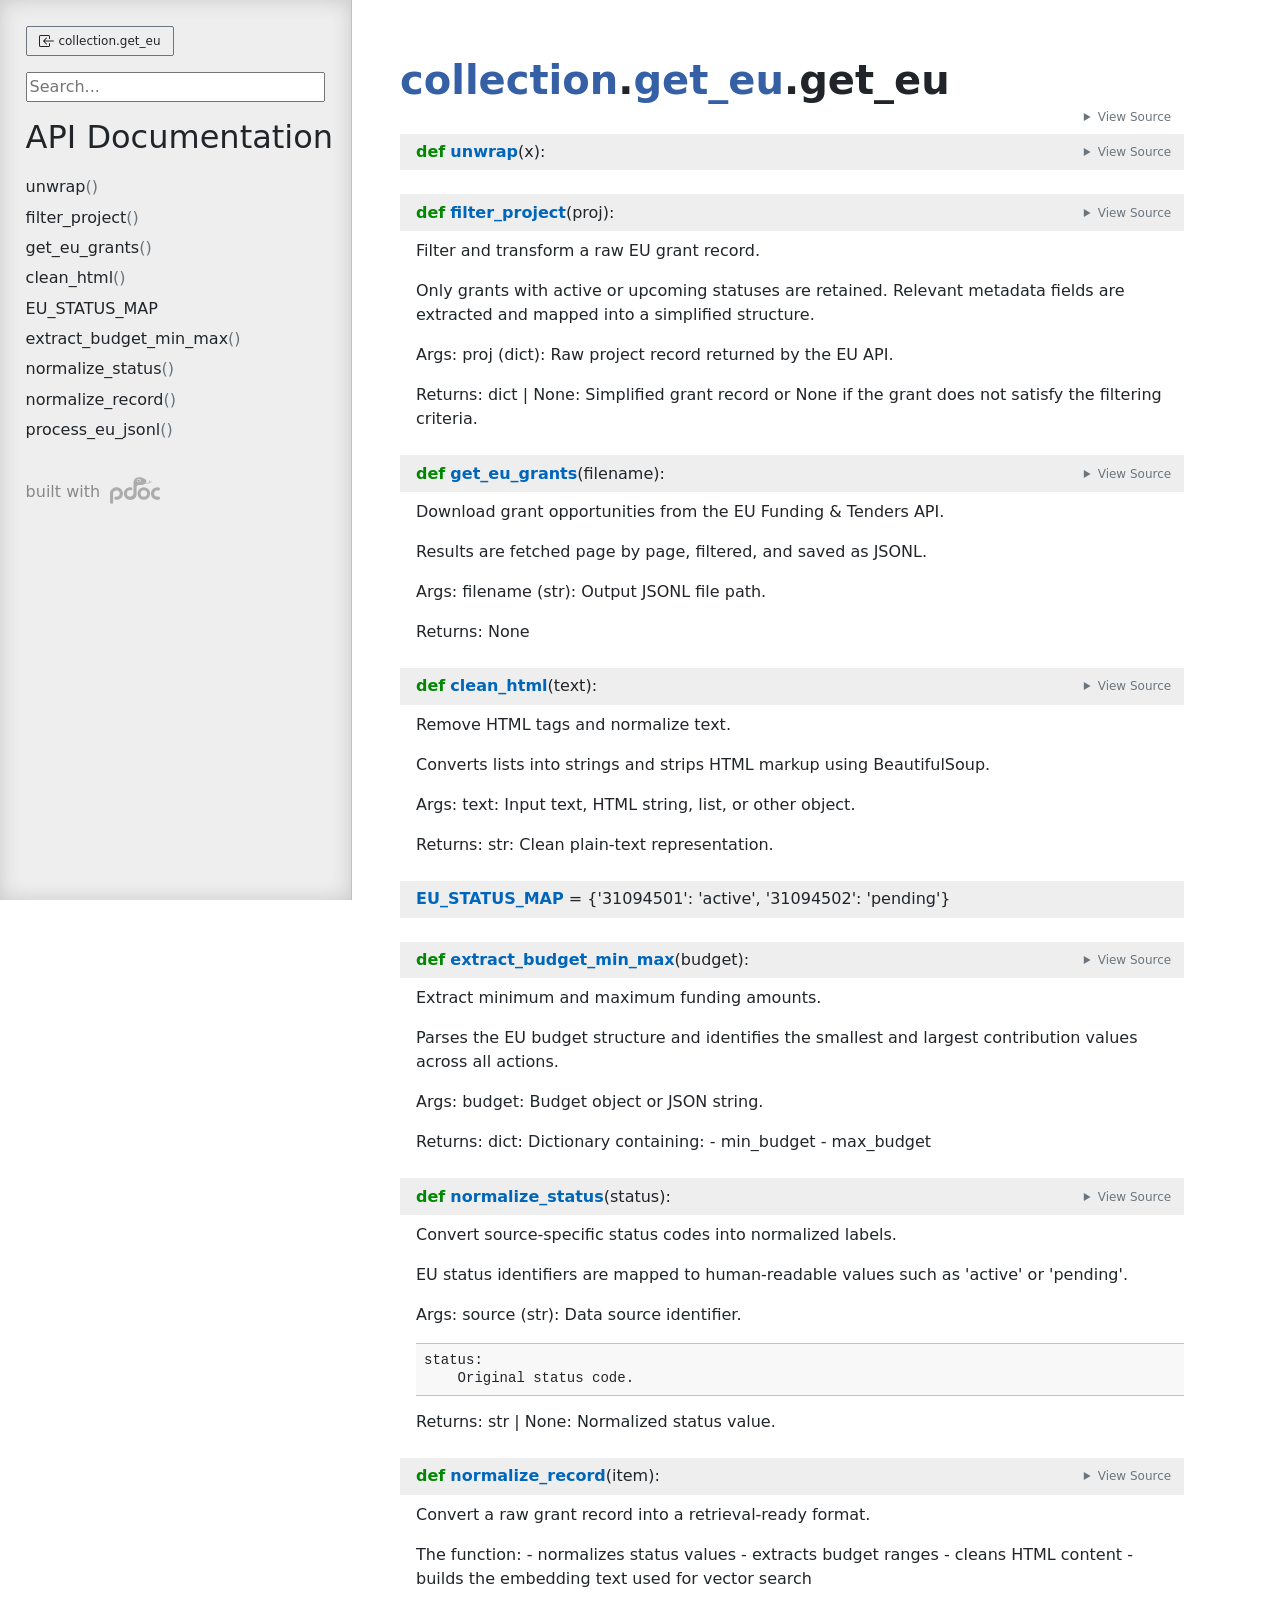
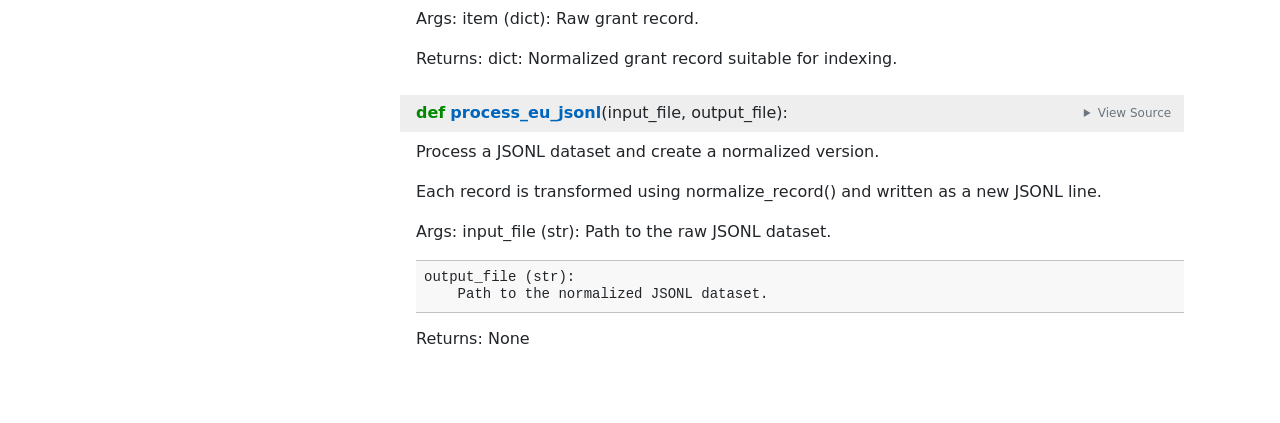
<file: docs/collection/get_eu/get_eu.html>
<!doctype html>
<html lang="en">
<head>
    <meta charset="utf-8">
    <meta name="viewport" content="width=device-width, initial-scale=1">
    <meta name="generator" content="pdoc 16.0.0"/>
    <title>collection.get_eu.get_eu API documentation</title>

    <style>/*! * Bootstrap Reboot v5.0.0 (https://getbootstrap.com/) * Copyright 2011-2021 The Bootstrap Authors * Copyright 2011-2021 Twitter, Inc. * Licensed under MIT (https://github.com/twbs/bootstrap/blob/main/LICENSE) * Forked from Normalize.css, licensed MIT (https://github.com/necolas/normalize.css/blob/master/LICENSE.md) */*,::after,::before{box-sizing:border-box}@media (prefers-reduced-motion:no-preference){:root{scroll-behavior:smooth}}body{margin:0;font-family:system-ui,-apple-system,"Segoe UI",Roboto,"Helvetica Neue",Arial,"Noto Sans","Liberation Sans",sans-serif,"Apple Color Emoji","Segoe UI Emoji","Segoe UI Symbol","Noto Color Emoji";font-size:1rem;font-weight:400;line-height:1.5;color:#212529;background-color:#fff;-webkit-text-size-adjust:100%;-webkit-tap-highlight-color:transparent}hr{margin:1rem 0;color:inherit;background-color:currentColor;border:0;opacity:.25}hr:not([size]){height:1px}h1,h2,h3,h4,h5,h6{margin-top:0;margin-bottom:.5rem;font-weight:500;line-height:1.2}h1{font-size:calc(1.375rem + 1.5vw)}@media (min-width:1200px){h1{font-size:2.5rem}}h2{font-size:calc(1.325rem + .9vw)}@media (min-width:1200px){h2{font-size:2rem}}h3{font-size:calc(1.3rem + .6vw)}@media (min-width:1200px){h3{font-size:1.75rem}}h4{font-size:calc(1.275rem + .3vw)}@media (min-width:1200px){h4{font-size:1.5rem}}h5{font-size:1.25rem}h6{font-size:1rem}p{margin-top:0;margin-bottom:1rem}abbr[data-bs-original-title],abbr[title]{-webkit-text-decoration:underline dotted;text-decoration:underline dotted;cursor:help;-webkit-text-decoration-skip-ink:none;text-decoration-skip-ink:none}address{margin-bottom:1rem;font-style:normal;line-height:inherit}ol,ul{padding-left:2rem}dl,ol,ul{margin-top:0;margin-bottom:1rem}ol ol,ol ul,ul ol,ul ul{margin-bottom:0}dt{font-weight:700}dd{margin-bottom:.5rem;margin-left:0}blockquote{margin:0 0 1rem}b,strong{font-weight:bolder}small{font-size:.875em}mark{padding:.2em;background-color:#fcf8e3}sub,sup{position:relative;font-size:.75em;line-height:0;vertical-align:baseline}sub{bottom:-.25em}sup{top:-.5em}a{color:#0d6efd;text-decoration:underline}a:hover{color:#0a58ca}a:not([href]):not([class]),a:not([href]):not([class]):hover{color:inherit;text-decoration:none}code,kbd,pre,samp{font-family:SFMono-Regular,Menlo,Monaco,Consolas,"Liberation Mono","Courier New",monospace;font-size:1em;direction:ltr;unicode-bidi:bidi-override}pre{display:block;margin-top:0;margin-bottom:1rem;overflow:auto;font-size:.875em}pre code{font-size:inherit;color:inherit;word-break:normal}code{font-size:.875em;color:#d63384;word-wrap:break-word}a>code{color:inherit}kbd{padding:.2rem .4rem;font-size:.875em;color:#fff;background-color:#212529;border-radius:.2rem}kbd kbd{padding:0;font-size:1em;font-weight:700}figure{margin:0 0 1rem}img,svg{vertical-align:middle}table{caption-side:bottom;border-collapse:collapse}caption{padding-top:.5rem;padding-bottom:.5rem;color:#6c757d;text-align:left}th{text-align:inherit;text-align:-webkit-match-parent}tbody,td,tfoot,th,thead,tr{border-color:inherit;border-style:solid;border-width:0}label{display:inline-block}button{border-radius:0}button:focus:not(:focus-visible){outline:0}button,input,optgroup,select,textarea{margin:0;font-family:inherit;font-size:inherit;line-height:inherit}button,select{text-transform:none}[role=button]{cursor:pointer}select{word-wrap:normal}select:disabled{opacity:1}[list]::-webkit-calendar-picker-indicator{display:none}[type=button],[type=reset],[type=submit],button{-webkit-appearance:button}[type=button]:not(:disabled),[type=reset]:not(:disabled),[type=submit]:not(:disabled),button:not(:disabled){cursor:pointer}::-moz-focus-inner{padding:0;border-style:none}textarea{resize:vertical}fieldset{min-width:0;padding:0;margin:0;border:0}legend{float:left;width:100%;padding:0;margin-bottom:.5rem;font-size:calc(1.275rem + .3vw);line-height:inherit}@media (min-width:1200px){legend{font-size:1.5rem}}legend+*{clear:left}::-webkit-datetime-edit-day-field,::-webkit-datetime-edit-fields-wrapper,::-webkit-datetime-edit-hour-field,::-webkit-datetime-edit-minute,::-webkit-datetime-edit-month-field,::-webkit-datetime-edit-text,::-webkit-datetime-edit-year-field{padding:0}::-webkit-inner-spin-button{height:auto}[type=search]{outline-offset:-2px;-webkit-appearance:textfield}::-webkit-search-decoration{-webkit-appearance:none}::-webkit-color-swatch-wrapper{padding:0}::file-selector-button{font:inherit}::-webkit-file-upload-button{font:inherit;-webkit-appearance:button}output{display:inline-block}iframe{border:0}summary{display:list-item;cursor:pointer}progress{vertical-align:baseline}[hidden]{display:none!important}</style>
    <style>/*! syntax-highlighting.css */pre{line-height:125%;}span.linenos{color:inherit; background-color:transparent; padding-left:5px; padding-right:20px;}.pdoc-code .hll{background-color:#ffffcc}.pdoc-code{background:#f8f8f8;}.pdoc-code .c{color:#3D7B7B; font-style:italic}.pdoc-code .err{border:1px solid #FF0000}.pdoc-code .k{color:#008000; font-weight:bold}.pdoc-code .o{color:#666666}.pdoc-code .ch{color:#3D7B7B; font-style:italic}.pdoc-code .cm{color:#3D7B7B; font-style:italic}.pdoc-code .cp{color:#9C6500}.pdoc-code .cpf{color:#3D7B7B; font-style:italic}.pdoc-code .c1{color:#3D7B7B; font-style:italic}.pdoc-code .cs{color:#3D7B7B; font-style:italic}.pdoc-code .gd{color:#A00000}.pdoc-code .ge{font-style:italic}.pdoc-code .gr{color:#E40000}.pdoc-code .gh{color:#000080; font-weight:bold}.pdoc-code .gi{color:#008400}.pdoc-code .go{color:#717171}.pdoc-code .gp{color:#000080; font-weight:bold}.pdoc-code .gs{font-weight:bold}.pdoc-code .gu{color:#800080; font-weight:bold}.pdoc-code .gt{color:#0044DD}.pdoc-code .kc{color:#008000; font-weight:bold}.pdoc-code .kd{color:#008000; font-weight:bold}.pdoc-code .kn{color:#008000; font-weight:bold}.pdoc-code .kp{color:#008000}.pdoc-code .kr{color:#008000; font-weight:bold}.pdoc-code .kt{color:#B00040}.pdoc-code .m{color:#666666}.pdoc-code .s{color:#BA2121}.pdoc-code .na{color:#687822}.pdoc-code .nb{color:#008000}.pdoc-code .nc{color:#0000FF; font-weight:bold}.pdoc-code .no{color:#880000}.pdoc-code .nd{color:#AA22FF}.pdoc-code .ni{color:#717171; font-weight:bold}.pdoc-code .ne{color:#CB3F38; font-weight:bold}.pdoc-code .nf{color:#0000FF}.pdoc-code .nl{color:#767600}.pdoc-code .nn{color:#0000FF; font-weight:bold}.pdoc-code .nt{color:#008000; font-weight:bold}.pdoc-code .nv{color:#19177C}.pdoc-code .ow{color:#AA22FF; font-weight:bold}.pdoc-code .w{color:#bbbbbb}.pdoc-code .mb{color:#666666}.pdoc-code .mf{color:#666666}.pdoc-code .mh{color:#666666}.pdoc-code .mi{color:#666666}.pdoc-code .mo{color:#666666}.pdoc-code .sa{color:#BA2121}.pdoc-code .sb{color:#BA2121}.pdoc-code .sc{color:#BA2121}.pdoc-code .dl{color:#BA2121}.pdoc-code .sd{color:#BA2121; font-style:italic}.pdoc-code .s2{color:#BA2121}.pdoc-code .se{color:#AA5D1F; font-weight:bold}.pdoc-code .sh{color:#BA2121}.pdoc-code .si{color:#A45A77; font-weight:bold}.pdoc-code .sx{color:#008000}.pdoc-code .sr{color:#A45A77}.pdoc-code .s1{color:#BA2121}.pdoc-code .ss{color:#19177C}.pdoc-code .bp{color:#008000}.pdoc-code .fm{color:#0000FF}.pdoc-code .vc{color:#19177C}.pdoc-code .vg{color:#19177C}.pdoc-code .vi{color:#19177C}.pdoc-code .vm{color:#19177C}.pdoc-code .il{color:#666666}</style>
    <style>/*! theme.css */:root{--pdoc-background:#fff;}.pdoc{--text:#212529;--muted:#6c757d;--link:#3660a5;--link-hover:#1659c5;--code:#f8f8f8;--active:#fff598;--accent:#eee;--accent2:#c1c1c1;--nav-hover:rgba(255, 255, 255, 0.5);--name:#0066BB;--def:#008800;--annotation:#007020;}</style>
    <style>/*! layout.css */html, body{width:100%;height:100%;}html, main{scroll-behavior:smooth;}body{background-color:var(--pdoc-background);}@media (max-width:769px){#navtoggle{cursor:pointer;position:absolute;width:50px;height:40px;top:1rem;right:1rem;border-color:var(--text);color:var(--text);display:flex;opacity:0.8;z-index:999;}#navtoggle:hover{opacity:1;}#togglestate + div{display:none;}#togglestate:checked + div{display:inherit;}main, header{padding:2rem 3vw;}header + main{margin-top:-3rem;}.git-button{display:none !important;}nav input[type="search"]{max-width:77%;}nav input[type="search"]:first-child{margin-top:-6px;}nav input[type="search"]:valid ~ *{display:none !important;}}@media (min-width:770px){:root{--sidebar-width:clamp(12.5rem, 28vw, 22rem);}nav{position:fixed;overflow:auto;height:100vh;width:var(--sidebar-width);}main, header{padding:3rem 2rem 3rem calc(var(--sidebar-width) + 3rem);width:calc(54rem + var(--sidebar-width));max-width:100%;}header + main{margin-top:-4rem;}#navtoggle{display:none;}}#togglestate{position:absolute;height:0;opacity:0;}nav.pdoc{--pad:clamp(0.5rem, 2vw, 1.75rem);--indent:1.5rem;background-color:var(--accent);border-right:1px solid var(--accent2);box-shadow:0 0 20px rgba(50, 50, 50, .2) inset;padding:0 0 0 var(--pad);overflow-wrap:anywhere;scrollbar-width:thin; scrollbar-color:var(--accent2) transparent; z-index:1}nav.pdoc::-webkit-scrollbar{width:.4rem; }nav.pdoc::-webkit-scrollbar-thumb{background-color:var(--accent2); }nav.pdoc > div{padding:var(--pad) 0;}nav.pdoc .module-list-button{display:inline-flex;align-items:center;color:var(--text);border-color:var(--muted);margin-bottom:1rem;}nav.pdoc .module-list-button:hover{border-color:var(--text);}nav.pdoc input[type=search]{display:block;outline-offset:0;width:calc(100% - var(--pad));}nav.pdoc .logo{max-width:calc(100% - var(--pad));max-height:35vh;display:block;margin:0 auto 1rem;transform:translate(calc(-.5 * var(--pad)), 0);}nav.pdoc ul{list-style:none;padding-left:0;}nav.pdoc > div > ul{margin-left:calc(0px - var(--pad));}nav.pdoc li a{padding:.2rem 0 .2rem calc(var(--pad) + var(--indent));}nav.pdoc > div > ul > li > a{padding-left:var(--pad);}nav.pdoc li{transition:all 100ms;}nav.pdoc li:hover{background-color:var(--nav-hover);}nav.pdoc a, nav.pdoc a:hover{color:var(--text);}nav.pdoc a{display:block;}nav.pdoc > h2:first-of-type{margin-top:1.5rem;}nav.pdoc .class:before{content:"class ";color:var(--muted);}nav.pdoc .function:after{content:"()";color:var(--muted);}nav.pdoc footer:before{content:"";display:block;width:calc(100% - var(--pad));border-top:solid var(--accent2) 1px;margin-top:1.5rem;padding-top:.5rem;}nav.pdoc footer{font-size:small;}</style>
    <style>/*! content.css */.pdoc{color:var(--text);box-sizing:border-box;line-height:1.5;background:none;}.pdoc .pdoc-button{cursor:pointer;display:inline-block;border:solid black 1px;border-radius:2px;font-size:.75rem;padding:calc(0.5em - 1px) 1em;transition:100ms all;}.pdoc .alert{padding:1rem 1rem 1rem calc(1.5rem + 24px);border:1px solid transparent;border-radius:.25rem;background-repeat:no-repeat;background-position:.75rem center;margin-bottom:1rem;}.pdoc .alert > em{display:none;}.pdoc .alert > *:last-child{margin-bottom:0;}.pdoc .alert.note{color:#084298;background-color:#cfe2ff;border-color:#b6d4fe;background-image:url("data:image/svg+xml,%3Csvg%20xmlns%3D%22http%3A//www.w3.org/2000/svg%22%20width%3D%2224%22%20height%3D%2224%22%20fill%3D%22%23084298%22%20viewBox%3D%220%200%2016%2016%22%3E%3Cpath%20d%3D%22M8%2016A8%208%200%201%200%208%200a8%208%200%200%200%200%2016zm.93-9.412-1%204.705c-.07.34.029.533.304.533.194%200%20.487-.07.686-.246l-.088.416c-.287.346-.92.598-1.465.598-.703%200-1.002-.422-.808-1.319l.738-3.468c.064-.293.006-.399-.287-.47l-.451-.081.082-.381%202.29-.287zM8%205.5a1%201%200%201%201%200-2%201%201%200%200%201%200%202z%22/%3E%3C/svg%3E");}.pdoc .alert.tip{color:#0a3622;background-color:#d1e7dd;border-color:#a3cfbb;background-image:url("data:image/svg+xml,%3Csvg%20xmlns%3D%22http%3A//www.w3.org/2000/svg%22%20width%3D%2224%22%20height%3D%2224%22%20fill%3D%22%230a3622%22%20viewBox%3D%220%200%2016%2016%22%3E%3Cpath%20d%3D%22M2%206a6%206%200%201%201%2010.174%204.31c-.203.196-.359.4-.453.619l-.762%201.769A.5.5%200%200%201%2010.5%2013a.5.5%200%200%201%200%201%20.5.5%200%200%201%200%201l-.224.447a1%201%200%200%201-.894.553H6.618a1%201%200%200%201-.894-.553L5.5%2015a.5.5%200%200%201%200-1%20.5.5%200%200%201%200-1%20.5.5%200%200%201-.46-.302l-.761-1.77a2%202%200%200%200-.453-.618A5.98%205.98%200%200%201%202%206m6-5a5%205%200%200%200-3.479%208.592c.263.254.514.564.676.941L5.83%2012h4.342l.632-1.467c.162-.377.413-.687.676-.941A5%205%200%200%200%208%201%22/%3E%3C/svg%3E");}.pdoc .alert.important{color:#055160;background-color:#cff4fc;border-color:#9eeaf9;background-image:url("data:image/svg+xml,%3Csvg%20xmlns%3D%22http%3A//www.w3.org/2000/svg%22%20width%3D%2224%22%20height%3D%2224%22%20fill%3D%22%23055160%22%20viewBox%3D%220%200%2016%2016%22%3E%3Cpath%20d%3D%22M2%200a2%202%200%200%200-2%202v12a2%202%200%200%200%202%202h12a2%202%200%200%200%202-2V2a2%202%200%200%200-2-2zm6%204c.535%200%20.954.462.9.995l-.35%203.507a.552.552%200%200%201-1.1%200L7.1%204.995A.905.905%200%200%201%208%204m.002%206a1%201%200%201%201%200%202%201%201%200%200%201%200-2%22/%3E%3C/svg%3E");}.pdoc .alert.warning{color:#664d03;background-color:#fff3cd;border-color:#ffecb5;background-image:url("data:image/svg+xml,%3Csvg%20xmlns%3D%22http%3A//www.w3.org/2000/svg%22%20width%3D%2224%22%20height%3D%2224%22%20fill%3D%22%23664d03%22%20viewBox%3D%220%200%2016%2016%22%3E%3Cpath%20d%3D%22M8.982%201.566a1.13%201.13%200%200%200-1.96%200L.165%2013.233c-.457.778.091%201.767.98%201.767h13.713c.889%200%201.438-.99.98-1.767L8.982%201.566zM8%205c.535%200%20.954.462.9.995l-.35%203.507a.552.552%200%200%201-1.1%200L7.1%205.995A.905.905%200%200%201%208%205zm.002%206a1%201%200%201%201%200%202%201%201%200%200%201%200-2z%22/%3E%3C/svg%3E");}.pdoc .alert.caution{color:#842029;background-color:#f8d7da;border-color:#f5c2c7;background-image:url("data:image/svg+xml,%3Csvg%20xmlns%3D%22http%3A//www.w3.org/2000/svg%22%20width%3D%2224%22%20height%3D%2224%22%20fill%3D%22%23842029%22%20viewBox%3D%220%200%2016%2016%22%3E%3Cpath%20d%3D%22M11.46.146A.5.5%200%200%200%2011.107%200H4.893a.5.5%200%200%200-.353.146L.146%204.54A.5.5%200%200%200%200%204.893v6.214a.5.5%200%200%200%20.146.353l4.394%204.394a.5.5%200%200%200%20.353.146h6.214a.5.5%200%200%200%20.353-.146l4.394-4.394a.5.5%200%200%200%20.146-.353V4.893a.5.5%200%200%200-.146-.353zM8%204c.535%200%20.954.462.9.995l-.35%203.507a.552.552%200%200%201-1.1%200L7.1%204.995A.905.905%200%200%201%208%204m.002%206a1%201%200%201%201%200%202%201%201%200%200%201%200-2%22/%3E%3C/svg%3E");}.pdoc .alert.danger{color:#842029;background-color:#f8d7da;border-color:#f5c2c7;background-image:url("data:image/svg+xml,%3Csvg%20xmlns%3D%22http%3A//www.w3.org/2000/svg%22%20width%3D%2224%22%20height%3D%2224%22%20fill%3D%22%23842029%22%20viewBox%3D%220%200%2016%2016%22%3E%3Cpath%20d%3D%22M5.52.359A.5.5%200%200%201%206%200h4a.5.5%200%200%201%20.474.658L8.694%206H12.5a.5.5%200%200%201%20.395.807l-7%209a.5.5%200%200%201-.873-.454L6.823%209.5H3.5a.5.5%200%200%201-.48-.641l2.5-8.5z%22/%3E%3C/svg%3E");}.pdoc .visually-hidden{position:absolute !important;width:1px !important;height:1px !important;padding:0 !important;margin:-1px !important;overflow:hidden !important;clip:rect(0, 0, 0, 0) !important;white-space:nowrap !important;border:0 !important;}.pdoc h1, .pdoc h2, .pdoc h3{font-weight:300;margin:.3em 0;padding:.2em 0;}.pdoc > section:not(.module-info) h1{font-size:1.5rem;font-weight:500;}.pdoc > section:not(.module-info) h2{font-size:1.4rem;font-weight:500;}.pdoc > section:not(.module-info) h3{font-size:1.3rem;font-weight:500;}.pdoc > section:not(.module-info) h4{font-size:1.2rem;}.pdoc > section:not(.module-info) h5{font-size:1.1rem;}.pdoc a{text-decoration:none;color:var(--link);}.pdoc a:hover{color:var(--link-hover);}.pdoc blockquote{margin-left:2rem;}.pdoc pre{border-top:1px solid var(--accent2);border-bottom:1px solid var(--accent2);margin-top:0;margin-bottom:1em;padding:.5rem 0 .5rem .5rem;overflow-x:auto;background-color:var(--code);}.pdoc code{color:var(--text);padding:.2em .4em;margin:0;font-size:85%;background-color:var(--accent);border-radius:6px;}.pdoc a > code{color:inherit;}.pdoc pre > code{display:inline-block;font-size:inherit;background:none;border:none;padding:0;}.pdoc > section:not(.module-info){margin-bottom:1.5rem;}.pdoc .modulename{margin-top:0;font-weight:bold;}.pdoc .modulename a{color:var(--link);transition:100ms all;}.pdoc .git-button{float:right;border:solid var(--link) 1px;}.pdoc .git-button:hover{background-color:var(--link);color:var(--pdoc-background);}.view-source-toggle-state,.view-source-toggle-state ~ .pdoc-code{display:none;}.view-source-toggle-state:checked ~ .pdoc-code{display:block;}.view-source-button{display:inline-block;float:right;font-size:.75rem;line-height:1.5rem;color:var(--muted);padding:0 .4rem 0 1.3rem;cursor:pointer;text-indent:-2px;}.view-source-button > span{visibility:hidden;}.module-info .view-source-button{float:none;display:flex;justify-content:flex-end;margin:-1.2rem .4rem -.2rem 0;}.view-source-button::before{position:absolute;content:"View Source";display:list-item;list-style-type:disclosure-closed;}.view-source-toggle-state:checked ~ .attr .view-source-button::before,.view-source-toggle-state:checked ~ .view-source-button::before{list-style-type:disclosure-open;}.pdoc .docstring{margin-bottom:1.5rem;}.pdoc section:not(.module-info) .docstring{margin-left:clamp(0rem, 5vw - 2rem, 1rem);}.pdoc .docstring .pdoc-code{margin-left:1em;margin-right:1em;}.pdoc h1:target,.pdoc h2:target,.pdoc h3:target,.pdoc h4:target,.pdoc h5:target,.pdoc h6:target,.pdoc .pdoc-code > pre > span:target{background-color:var(--active);box-shadow:-1rem 0 0 0 var(--active);}.pdoc .pdoc-code > pre > span:target{display:block;}.pdoc div:target > .attr,.pdoc section:target > .attr,.pdoc dd:target > a{background-color:var(--active);}.pdoc *{scroll-margin:2rem;}.pdoc .pdoc-code .linenos{user-select:none;}.pdoc .attr:hover{filter:contrast(0.95);}.pdoc section, .pdoc .classattr{position:relative;}.pdoc .headerlink{--width:clamp(1rem, 3vw, 2rem);position:absolute;top:0;left:calc(0rem - var(--width));transition:all 100ms ease-in-out;opacity:0;}.pdoc .headerlink::before{content:"#";display:block;text-align:center;width:var(--width);height:2.3rem;line-height:2.3rem;font-size:1.5rem;}.pdoc .attr:hover ~ .headerlink,.pdoc *:target > .headerlink,.pdoc .headerlink:hover{opacity:1;}.pdoc .attr{display:block;margin:.5rem 0 .5rem;padding:.4rem .4rem .4rem 1rem;background-color:var(--accent);overflow-x:auto;}.pdoc .classattr{margin-left:2rem;}.pdoc .decorator-deprecated{color:#842029;}.pdoc .decorator-deprecated ~ span{filter:grayscale(1) opacity(0.8);}.pdoc .name{color:var(--name);font-weight:bold;}.pdoc .def{color:var(--def);font-weight:bold;}.pdoc .signature{background-color:transparent;}.pdoc .param, .pdoc .return-annotation{white-space:pre;}.pdoc .signature.multiline .param{display:block;}.pdoc .signature.condensed .param{display:inline-block;}.pdoc .annotation{color:var(--annotation);}.pdoc .view-value-toggle-state,.pdoc .view-value-toggle-state ~ .default_value{display:none;}.pdoc .view-value-toggle-state:checked ~ .default_value{display:inherit;}.pdoc .view-value-button{font-size:.5rem;vertical-align:middle;border-style:dashed;margin-top:-0.1rem;}.pdoc .view-value-button:hover{background:white;}.pdoc .view-value-button::before{content:"show";text-align:center;width:2.2em;display:inline-block;}.pdoc .view-value-toggle-state:checked ~ .view-value-button::before{content:"hide";}.pdoc .inherited{margin-left:2rem;}.pdoc .inherited dt{font-weight:700;}.pdoc .inherited dt, .pdoc .inherited dd{display:inline;margin-left:0;margin-bottom:.5rem;}.pdoc .inherited dd:not(:last-child):after{content:", ";}.pdoc .inherited .class:before{content:"class ";}.pdoc .inherited .function a:after{content:"()";}.pdoc .search-result .docstring{overflow:auto;max-height:25vh;}.pdoc .search-result.focused > .attr{background-color:var(--active);}.pdoc .attribution{margin-top:2rem;display:block;opacity:0.5;transition:all 200ms;filter:grayscale(100%);}.pdoc .attribution:hover{opacity:1;filter:grayscale(0%);}.pdoc .attribution img{margin-left:5px;height:27px;vertical-align:bottom;width:50px;transition:all 200ms;}.pdoc table{display:block;width:max-content;max-width:100%;overflow:auto;margin-bottom:1rem;}.pdoc table th{font-weight:600;}.pdoc table th, .pdoc table td{padding:6px 13px;border:1px solid var(--accent2);}</style>
    <style>/*! custom.css */</style></head>
<body>
    <nav class="pdoc">
        <label id="navtoggle" for="togglestate" class="pdoc-button"><svg xmlns='http://www.w3.org/2000/svg' viewBox='0 0 30 30'><path stroke-linecap='round' stroke="currentColor" stroke-miterlimit='10' stroke-width='2' d='M4 7h22M4 15h22M4 23h22'/></svg></label>
        <input id="togglestate" type="checkbox" aria-hidden="true" tabindex="-1">
        <div>            <a class="pdoc-button module-list-button" href="../get_eu.html">
<svg xmlns="http://www.w3.org/2000/svg" width="16" height="16" fill="currentColor" class="bi bi-box-arrow-in-left" viewBox="0 0 16 16">
  <path fill-rule="evenodd" d="M10 3.5a.5.5 0 0 0-.5-.5h-8a.5.5 0 0 0-.5.5v9a.5.5 0 0 0 .5.5h8a.5.5 0 0 0 .5-.5v-2a.5.5 0 0 1 1 0v2A1.5 1.5 0 0 1 9.5 14h-8A1.5 1.5 0 0 1 0 12.5v-9A1.5 1.5 0 0 1 1.5 2h8A1.5 1.5 0 0 1 11 3.5v2a.5.5 0 0 1-1 0v-2z"/>
  <path fill-rule="evenodd" d="M4.146 8.354a.5.5 0 0 1 0-.708l3-3a.5.5 0 1 1 .708.708L5.707 7.5H14.5a.5.5 0 0 1 0 1H5.707l2.147 2.146a.5.5 0 0 1-.708.708l-3-3z"/>
</svg>                &nbsp;collection.get_eu</a>


            <input type="search" placeholder="Search..." role="searchbox" aria-label="search"
                   pattern=".+" required>



            <h2>API Documentation</h2>
                <ul class="memberlist">
            <li>
                    <a class="function" href="#unwrap">unwrap</a>
            </li>
            <li>
                    <a class="function" href="#filter_project">filter_project</a>
            </li>
            <li>
                    <a class="function" href="#get_eu_grants">get_eu_grants</a>
            </li>
            <li>
                    <a class="function" href="#clean_html">clean_html</a>
            </li>
            <li>
                    <a class="variable" href="#EU_STATUS_MAP">EU_STATUS_MAP</a>
            </li>
            <li>
                    <a class="function" href="#extract_budget_min_max">extract_budget_min_max</a>
            </li>
            <li>
                    <a class="function" href="#normalize_status">normalize_status</a>
            </li>
            <li>
                    <a class="function" href="#normalize_record">normalize_record</a>
            </li>
            <li>
                    <a class="function" href="#process_eu_jsonl">process_eu_jsonl</a>
            </li>
    </ul>



        <a class="attribution" title="pdoc: Python API documentation generator" href="https://pdoc.dev" target="_blank">
            built with <span class="visually-hidden">pdoc</span><img
                alt="pdoc logo"
                src="data:image/svg+xml,%3Csvg%20xmlns%3D%22http%3A//www.w3.org/2000/svg%22%20role%3D%22img%22%20aria-label%3D%22pdoc%20logo%22%20width%3D%22300%22%20height%3D%22160%22%20viewBox%3D%220%200%20150%2080%22%3E%3Ctitle%3Epdoc%3C/title%3E%3Cpath%20d%3D%22M132.316%2048.886c.276-4.679%202.342-6.698%204.409-7.982s4.27-1.165%206.751-1.055c1.586.07%203.044.156%204.222-.482%201.142-.619%202.026-1.932%202.162-3.739.268-3.576-1.929-5.368-5.006-5.551s-7.599.524-10.517%201.606c-4.455%201.652-8.588%206.606-9.552%208.992s-2.342%206.193-1.745%2010.873%202.664%209.221%205.878%2011.79%205.878%203.808%2010.103%204.312%203.444.229%206.062.229%205.006-2.202%204.914-4.909-2.296-5.001-4.501-4.863-3.077.505-5.281.229-7.715-2.064-7.899-9.451z%22%20fill%3D%22%23198754%22/%3E%3Ccircle%20cx%3D%22101.504%22%20cy%3D%2248.943%22%20r%3D%2214.208%22%20fill%3D%22none%22%20stroke%3D%22%23198754%22%20stroke-width%3D%229.354%22/%3E%3Cpath%20d%3D%22M87.81.002c-3.637.065-5.001.454-7.014%201.232s-3.443%201.363-6.3%204.282c-1.723%201.76-3.148%205.019-3.776%207.329-.413%201.521-.316%202.63-.316%202.63l-.195%2034.612c.065%205.774-6.755%208.305-9.612%208.37s-9.678-1.038-9.743-9.408%207.128-9.521%208.362-9.521c1.413-.13%202.526-.021%203.718-.016%202.071.009%204.157-.778%204.092-4.671s-4.157-4.736-4.157-4.736c-6.3-.843-11.43%202.206-11.43%202.206S40.917%2038.15%2041.372%2049.634%2051.568%2068.19%2061.311%2068.125s18.316-7.007%2018.445-17.193l.13-22.772c.046-2.291%202.683-3.644%204.476-4.203.745-.232%201.694-.274%201.694-.274l10.457-.13s4.871-.324%207.729-3.114%204.352-6.294%204.352-6.294.974-3.049.13-4.606-.195-1.233-2.792-3.309-8.573-4.477-8.573-4.477S91.447-.063%2087.81.002zM0%2047.169l.065%2028.417S0%2080.127%204.481%2079.997s5.072-3.866%205.049-4.152l-.113-28.482s1.624-7.656%209.937-7.721%2010.002%206.942%2010.002%208.499-.909%2010.51-9.093%2010.51c-.948%200-2.99-.567-4.145-.272-3.919%201-3.194%204.554-3.194%204.554s.065%205.061%207.404%204.996%2018.575-6.034%2018.575-19.074S26.953%2030.04%2019.549%2029.91%201.234%2035.296%200%2047.169z%22%20fill%3D%22%23198754%22/%3E%3Cg%20transform%3D%22matrix%28.325601%200%200%20.325256%20-10.32669%20-45.802786%29%22%3E%3Ccircle%20cx%3D%22297.554%22%20cy%3D%22172.286%22%20r%3D%2216.5%22%20fill%3D%22%23fff%22/%3E%3Cellipse%20cx%3D%22297.709%22%20cy%3D%22172.642%22%20rx%3D%2211.071%22%20ry%3D%2210.871%22%20fill%3D%22%23105a48%22/%3E%3Ccircle%20cx%3D%22304.104%22%20cy%3D%22167.667%22%20r%3D%224.5%22%20fill%3D%22%23fff%22/%3E%3C/g%3E%3Cpath%20d%3D%22M94.661%2017.032l.893-1.476s.99.714%201.916.925%201.575.114%202.955.114l14.565-.162c1.283-.032%203.085-.762%203.02-3.293s-.373-3.503-.373-3.503l1.283-.487s.52.503.877%201.573.309%201.995.292%202.66-.227%201.541-.227%201.541%201.564-.308%202.359-1.038.823-.779%201.489-1.508.812-.86.812-.86.552-.13.877.26.341.957.065%201.46-1.672%202.206-3.247%203.066-2.76%201.427-3.929%201.768-3.848.73-7.063.714l-10.944-.114s-2.143-.081-3.02-.373-2.241-.973-2.598-1.265z%22%20fill%3D%22%23d36d49%22/%3E%3Cg%20fill%3D%22%23105a48%22%3E%3Cellipse%20cx%3D%2293.052%22%20cy%3D%2243.567%22%20rx%3D%22.869%22%20ry%3D%221.014%22%20transform%3D%22rotate%28341.022%29%22/%3E%3Cellipse%20cx%3D%22104.3%22%20cy%3D%22-16.184%22%20rx%3D%22.865%22%20ry%3D%221.009%22%20transform%3D%22rotate%2814.786%29%22/%3E%3C/g%3E%3C/svg%3E"/>
        </a>
</div>
    </nav>
    <main class="pdoc">
            <section class="module-info">
                    <h1 class="modulename">
<a href="./../../collection.html">collection</a><wbr>.<a href="./../get_eu.html">get_eu</a><wbr>.get_eu    </h1>

                
                        <input id="mod-get_eu-view-source" class="view-source-toggle-state" type="checkbox" aria-hidden="true" tabindex="-1">

                        <label class="view-source-button" for="mod-get_eu-view-source"><span>View Source</span></label>

                        <div class="pdoc-code codehilite"><pre><span></span><span id="L-1"><a href="#L-1"><span class="linenos">  1</span></a><span class="kn">import</span><span class="w"> </span><span class="nn">requests</span>
</span><span id="L-2"><a href="#L-2"><span class="linenos">  2</span></a><span class="kn">import</span><span class="w"> </span><span class="nn">json</span>
</span><span id="L-3"><a href="#L-3"><span class="linenos">  3</span></a><span class="kn">import</span><span class="w"> </span><span class="nn">math</span>
</span><span id="L-4"><a href="#L-4"><span class="linenos">  4</span></a><span class="kn">from</span><span class="w"> </span><span class="nn">tqdm</span><span class="w"> </span><span class="kn">import</span> <span class="n">tqdm</span>
</span><span id="L-5"><a href="#L-5"><span class="linenos">  5</span></a><span class="kn">import</span><span class="w"> </span><span class="nn">re</span>
</span><span id="L-6"><a href="#L-6"><span class="linenos">  6</span></a><span class="kn">from</span><span class="w"> </span><span class="nn">bs4</span><span class="w"> </span><span class="kn">import</span> <span class="n">BeautifulSoup</span>
</span><span id="L-7"><a href="#L-7"><span class="linenos">  7</span></a>
</span><span id="L-8"><a href="#L-8"><span class="linenos">  8</span></a>
</span><span id="L-9"><a href="#L-9"><span class="linenos">  9</span></a><span class="k">def</span><span class="w"> </span><span class="nf">unwrap</span><span class="p">(</span><span class="n">x</span><span class="p">):</span>
</span><span id="L-10"><a href="#L-10"><span class="linenos"> 10</span></a>    <span class="k">if</span> <span class="nb">isinstance</span><span class="p">(</span><span class="n">x</span><span class="p">,</span> <span class="nb">list</span><span class="p">):</span>
</span><span id="L-11"><a href="#L-11"><span class="linenos"> 11</span></a>        <span class="k">return</span> <span class="n">x</span><span class="p">[</span><span class="mi">0</span><span class="p">]</span> <span class="k">if</span> <span class="n">x</span> <span class="k">else</span> <span class="kc">None</span>
</span><span id="L-12"><a href="#L-12"><span class="linenos"> 12</span></a>    <span class="k">return</span> <span class="n">x</span>
</span><span id="L-13"><a href="#L-13"><span class="linenos"> 13</span></a>
</span><span id="L-14"><a href="#L-14"><span class="linenos"> 14</span></a><span class="k">def</span><span class="w"> </span><span class="nf">filter_project</span><span class="p">(</span><span class="n">proj</span><span class="p">):</span>
</span><span id="L-15"><a href="#L-15"><span class="linenos"> 15</span></a><span class="w">    </span><span class="sd">&quot;&quot;&quot;</span>
</span><span id="L-16"><a href="#L-16"><span class="linenos"> 16</span></a><span class="sd">    Filter and transform a raw EU grant record.</span>
</span><span id="L-17"><a href="#L-17"><span class="linenos"> 17</span></a>
</span><span id="L-18"><a href="#L-18"><span class="linenos"> 18</span></a><span class="sd">    Only grants with active or upcoming statuses are retained.</span>
</span><span id="L-19"><a href="#L-19"><span class="linenos"> 19</span></a><span class="sd">    Relevant metadata fields are extracted and mapped into</span>
</span><span id="L-20"><a href="#L-20"><span class="linenos"> 20</span></a><span class="sd">    a simplified structure.</span>
</span><span id="L-21"><a href="#L-21"><span class="linenos"> 21</span></a>
</span><span id="L-22"><a href="#L-22"><span class="linenos"> 22</span></a><span class="sd">    Args:</span>
</span><span id="L-23"><a href="#L-23"><span class="linenos"> 23</span></a><span class="sd">        proj (dict):</span>
</span><span id="L-24"><a href="#L-24"><span class="linenos"> 24</span></a><span class="sd">            Raw project record returned by the EU API.</span>
</span><span id="L-25"><a href="#L-25"><span class="linenos"> 25</span></a>
</span><span id="L-26"><a href="#L-26"><span class="linenos"> 26</span></a><span class="sd">    Returns:</span>
</span><span id="L-27"><a href="#L-27"><span class="linenos"> 27</span></a><span class="sd">        dict | None:</span>
</span><span id="L-28"><a href="#L-28"><span class="linenos"> 28</span></a><span class="sd">            Simplified grant record or None if the grant</span>
</span><span id="L-29"><a href="#L-29"><span class="linenos"> 29</span></a><span class="sd">            does not satisfy the filtering criteria.</span>
</span><span id="L-30"><a href="#L-30"><span class="linenos"> 30</span></a><span class="sd">    &quot;&quot;&quot;</span>
</span><span id="L-31"><a href="#L-31"><span class="linenos"> 31</span></a>    <span class="n">metadata</span> <span class="o">=</span> <span class="n">proj</span><span class="o">.</span><span class="n">get</span><span class="p">(</span><span class="s2">&quot;metadata&quot;</span><span class="p">,</span> <span class="p">{})</span>
</span><span id="L-32"><a href="#L-32"><span class="linenos"> 32</span></a>
</span><span id="L-33"><a href="#L-33"><span class="linenos"> 33</span></a>    <span class="n">statuses</span> <span class="o">=</span> <span class="n">metadata</span><span class="o">.</span><span class="n">get</span><span class="p">(</span><span class="s2">&quot;status&quot;</span><span class="p">,</span> <span class="p">[])</span>
</span><span id="L-34"><a href="#L-34"><span class="linenos"> 34</span></a>
</span><span id="L-35"><a href="#L-35"><span class="linenos"> 35</span></a>    <span class="n">VALID_STATUSES</span> <span class="o">=</span> <span class="p">{</span><span class="s2">&quot;31094501&quot;</span><span class="p">,</span> <span class="s2">&quot;31094502&quot;</span><span class="p">}</span>
</span><span id="L-36"><a href="#L-36"><span class="linenos"> 36</span></a>
</span><span id="L-37"><a href="#L-37"><span class="linenos"> 37</span></a>    <span class="k">if</span> <span class="ow">not</span> <span class="nb">any</span><span class="p">(</span><span class="n">s</span> <span class="ow">in</span> <span class="n">VALID_STATUSES</span> <span class="k">for</span> <span class="n">s</span> <span class="ow">in</span> <span class="n">statuses</span><span class="p">):</span>
</span><span id="L-38"><a href="#L-38"><span class="linenos"> 38</span></a>        <span class="k">return</span> <span class="kc">None</span>
</span><span id="L-39"><a href="#L-39"><span class="linenos"> 39</span></a>
</span><span id="L-40"><a href="#L-40"><span class="linenos"> 40</span></a>    <span class="n">result</span> <span class="o">=</span> <span class="p">{</span>
</span><span id="L-41"><a href="#L-41"><span class="linenos"> 41</span></a>        <span class="s2">&quot;source&quot;</span><span class="p">:</span> <span class="s2">&quot;eu&quot;</span><span class="p">,</span>
</span><span id="L-42"><a href="#L-42"><span class="linenos"> 42</span></a>        <span class="s2">&quot;id&quot;</span><span class="p">:</span> <span class="n">unwrap</span><span class="p">(</span><span class="n">metadata</span><span class="o">.</span><span class="n">get</span><span class="p">(</span><span class="s2">&quot;identifier&quot;</span><span class="p">)),</span>
</span><span id="L-43"><a href="#L-43"><span class="linenos"> 43</span></a>        <span class="s2">&quot;title&quot;</span><span class="p">:</span> <span class="n">unwrap</span><span class="p">(</span><span class="n">metadata</span><span class="o">.</span><span class="n">get</span><span class="p">(</span><span class="s2">&quot;title&quot;</span><span class="p">)),</span>
</span><span id="L-44"><a href="#L-44"><span class="linenos"> 44</span></a>        <span class="s2">&quot;summary&quot;</span><span class="p">:</span> <span class="n">proj</span><span class="o">.</span><span class="n">get</span><span class="p">(</span><span class="s2">&quot;summary&quot;</span><span class="p">)</span> <span class="ow">or</span> <span class="n">proj</span><span class="o">.</span><span class="n">get</span><span class="p">(</span><span class="s2">&quot;content&quot;</span><span class="p">),</span>
</span><span id="L-45"><a href="#L-45"><span class="linenos"> 45</span></a>        <span class="s2">&quot;status&quot;</span><span class="p">:</span> <span class="n">unwrap</span><span class="p">(</span><span class="n">statuses</span><span class="p">),</span>
</span><span id="L-46"><a href="#L-46"><span class="linenos"> 46</span></a>        <span class="s2">&quot;start_date&quot;</span><span class="p">:</span> <span class="n">unwrap</span><span class="p">(</span><span class="n">metadata</span><span class="o">.</span><span class="n">get</span><span class="p">(</span><span class="s2">&quot;startDate&quot;</span><span class="p">)),</span>
</span><span id="L-47"><a href="#L-47"><span class="linenos"> 47</span></a>        <span class="s2">&quot;end_date&quot;</span><span class="p">:</span> <span class="n">unwrap</span><span class="p">(</span><span class="n">metadata</span><span class="o">.</span><span class="n">get</span><span class="p">(</span><span class="s2">&quot;deadlineDate&quot;</span><span class="p">)),</span>
</span><span id="L-48"><a href="#L-48"><span class="linenos"> 48</span></a>        <span class="s2">&quot;keywords&quot;</span><span class="p">:</span> <span class="n">metadata</span><span class="o">.</span><span class="n">get</span><span class="p">(</span><span class="s2">&quot;keywords&quot;</span><span class="p">,</span> <span class="p">[]),</span>
</span><span id="L-49"><a href="#L-49"><span class="linenos"> 49</span></a>        <span class="s2">&quot;domains&quot;</span><span class="p">:</span> <span class="n">metadata</span><span class="o">.</span><span class="n">get</span><span class="p">(</span><span class="s2">&quot;focusArea&quot;</span><span class="p">,</span> <span class="p">[]),</span>
</span><span id="L-50"><a href="#L-50"><span class="linenos"> 50</span></a>        <span class="s2">&quot;fields&quot;</span><span class="p">:</span> <span class="n">metadata</span><span class="o">.</span><span class="n">get</span><span class="p">(</span><span class="s2">&quot;destinationDetails&quot;</span><span class="p">,</span> <span class="p">[]),</span>
</span><span id="L-51"><a href="#L-51"><span class="linenos"> 51</span></a>        <span class="s2">&quot;description&quot;</span><span class="p">:</span> <span class="n">metadata</span><span class="o">.</span><span class="n">get</span><span class="p">(</span><span class="s2">&quot;descriptionByte&quot;</span><span class="p">,</span> <span class="p">[]),</span>
</span><span id="L-52"><a href="#L-52"><span class="linenos"> 52</span></a>        <span class="s2">&quot;amount&quot;</span><span class="p">:</span> <span class="n">unwrap</span><span class="p">(</span><span class="n">metadata</span><span class="o">.</span><span class="n">get</span><span class="p">(</span><span class="s2">&quot;budgetOverview&quot;</span><span class="p">,</span> <span class="p">[])),</span>
</span><span id="L-53"><a href="#L-53"><span class="linenos"> 53</span></a>        <span class="s2">&quot;url&quot;</span><span class="p">:</span> <span class="n">proj</span><span class="o">.</span><span class="n">get</span><span class="p">(</span><span class="s2">&quot;url&quot;</span><span class="p">),</span>
</span><span id="L-54"><a href="#L-54"><span class="linenos"> 54</span></a>    <span class="p">}</span>
</span><span id="L-55"><a href="#L-55"><span class="linenos"> 55</span></a>
</span><span id="L-56"><a href="#L-56"><span class="linenos"> 56</span></a>    <span class="k">return</span> <span class="n">result</span>
</span><span id="L-57"><a href="#L-57"><span class="linenos"> 57</span></a>
</span><span id="L-58"><a href="#L-58"><span class="linenos"> 58</span></a><span class="k">def</span><span class="w"> </span><span class="nf">get_eu_grants</span><span class="p">(</span><span class="n">filename</span><span class="p">):</span>
</span><span id="L-59"><a href="#L-59"><span class="linenos"> 59</span></a><span class="w">    </span><span class="sd">&quot;&quot;&quot;</span>
</span><span id="L-60"><a href="#L-60"><span class="linenos"> 60</span></a><span class="sd">    Download grant opportunities from the EU Funding &amp; Tenders API.</span>
</span><span id="L-61"><a href="#L-61"><span class="linenos"> 61</span></a>
</span><span id="L-62"><a href="#L-62"><span class="linenos"> 62</span></a><span class="sd">    Results are fetched page by page, filtered, and saved as JSONL.</span>
</span><span id="L-63"><a href="#L-63"><span class="linenos"> 63</span></a>
</span><span id="L-64"><a href="#L-64"><span class="linenos"> 64</span></a><span class="sd">    Args:</span>
</span><span id="L-65"><a href="#L-65"><span class="linenos"> 65</span></a><span class="sd">        filename (str):</span>
</span><span id="L-66"><a href="#L-66"><span class="linenos"> 66</span></a><span class="sd">            Output JSONL file path.</span>
</span><span id="L-67"><a href="#L-67"><span class="linenos"> 67</span></a>
</span><span id="L-68"><a href="#L-68"><span class="linenos"> 68</span></a><span class="sd">    Returns:</span>
</span><span id="L-69"><a href="#L-69"><span class="linenos"> 69</span></a><span class="sd">        None</span>
</span><span id="L-70"><a href="#L-70"><span class="linenos"> 70</span></a><span class="sd">    &quot;&quot;&quot;</span>
</span><span id="L-71"><a href="#L-71"><span class="linenos"> 71</span></a>    <span class="n">url</span> <span class="o">=</span> <span class="s2">&quot;https://api.tech.ec.europa.eu/search-api/prod/rest/search&quot;</span>
</span><span id="L-72"><a href="#L-72"><span class="linenos"> 72</span></a>
</span><span id="L-73"><a href="#L-73"><span class="linenos"> 73</span></a>    <span class="n">query_data</span> <span class="o">=</span> <span class="p">{</span>
</span><span id="L-74"><a href="#L-74"><span class="linenos"> 74</span></a>        <span class="s2">&quot;bool&quot;</span><span class="p">:</span> <span class="p">{</span>
</span><span id="L-75"><a href="#L-75"><span class="linenos"> 75</span></a>            <span class="s2">&quot;must&quot;</span><span class="p">:</span> <span class="p">[</span>
</span><span id="L-76"><a href="#L-76"><span class="linenos"> 76</span></a>                <span class="p">{</span>
</span><span id="L-77"><a href="#L-77"><span class="linenos"> 77</span></a>                    <span class="s2">&quot;terms&quot;</span><span class="p">:</span> <span class="p">{</span>
</span><span id="L-78"><a href="#L-78"><span class="linenos"> 78</span></a>                        <span class="s2">&quot;status&quot;</span><span class="p">:</span> <span class="p">[</span><span class="s2">&quot;31094501&quot;</span><span class="p">,</span> <span class="s2">&quot;31094502&quot;</span><span class="p">]</span>
</span><span id="L-79"><a href="#L-79"><span class="linenos"> 79</span></a>                    <span class="p">}</span>
</span><span id="L-80"><a href="#L-80"><span class="linenos"> 80</span></a>                <span class="p">}</span>
</span><span id="L-81"><a href="#L-81"><span class="linenos"> 81</span></a>            <span class="p">]</span>
</span><span id="L-82"><a href="#L-82"><span class="linenos"> 82</span></a>        <span class="p">}</span>
</span><span id="L-83"><a href="#L-83"><span class="linenos"> 83</span></a>    <span class="p">}</span>
</span><span id="L-84"><a href="#L-84"><span class="linenos"> 84</span></a>
</span><span id="L-85"><a href="#L-85"><span class="linenos"> 85</span></a>    <span class="n">files</span> <span class="o">=</span> <span class="p">{</span>
</span><span id="L-86"><a href="#L-86"><span class="linenos"> 86</span></a>        <span class="s2">&quot;query&quot;</span><span class="p">:</span> <span class="p">(</span><span class="kc">None</span><span class="p">,</span> <span class="n">json</span><span class="o">.</span><span class="n">dumps</span><span class="p">(</span><span class="n">query_data</span><span class="p">),</span> <span class="s2">&quot;application/json&quot;</span><span class="p">),</span>
</span><span id="L-87"><a href="#L-87"><span class="linenos"> 87</span></a>
</span><span id="L-88"><a href="#L-88"><span class="linenos"> 88</span></a>        <span class="s2">&quot;languages&quot;</span><span class="p">:</span> <span class="p">(</span><span class="kc">None</span><span class="p">,</span> <span class="n">json</span><span class="o">.</span><span class="n">dumps</span><span class="p">([</span><span class="s2">&quot;en&quot;</span><span class="p">]),</span> <span class="s2">&quot;application/json&quot;</span><span class="p">),</span>
</span><span id="L-89"><a href="#L-89"><span class="linenos"> 89</span></a>
</span><span id="L-90"><a href="#L-90"><span class="linenos"> 90</span></a>        <span class="s2">&quot;sort&quot;</span><span class="p">:</span> <span class="p">(</span>
</span><span id="L-91"><a href="#L-91"><span class="linenos"> 91</span></a>            <span class="kc">None</span><span class="p">,</span>
</span><span id="L-92"><a href="#L-92"><span class="linenos"> 92</span></a>            <span class="n">json</span><span class="o">.</span><span class="n">dumps</span><span class="p">({</span>
</span><span id="L-93"><a href="#L-93"><span class="linenos"> 93</span></a>                <span class="s2">&quot;field&quot;</span><span class="p">:</span> <span class="s2">&quot;startDate&quot;</span><span class="p">,</span>
</span><span id="L-94"><a href="#L-94"><span class="linenos"> 94</span></a>                <span class="s2">&quot;order&quot;</span><span class="p">:</span> <span class="s2">&quot;DESC&quot;</span>
</span><span id="L-95"><a href="#L-95"><span class="linenos"> 95</span></a>            <span class="p">}),</span>
</span><span id="L-96"><a href="#L-96"><span class="linenos"> 96</span></a>            <span class="s2">&quot;application/json&quot;</span>
</span><span id="L-97"><a href="#L-97"><span class="linenos"> 97</span></a>        <span class="p">)</span>
</span><span id="L-98"><a href="#L-98"><span class="linenos"> 98</span></a>    <span class="p">}</span>
</span><span id="L-99"><a href="#L-99"><span class="linenos"> 99</span></a>
</span><span id="L-100"><a href="#L-100"><span class="linenos">100</span></a>    <span class="n">page</span> <span class="o">=</span> <span class="mi">1</span>
</span><span id="L-101"><a href="#L-101"><span class="linenos">101</span></a>    <span class="n">page_size</span> <span class="o">=</span> <span class="mi">100</span>
</span><span id="L-102"><a href="#L-102"><span class="linenos">102</span></a>
</span><span id="L-103"><a href="#L-103"><span class="linenos">103</span></a>    <span class="n">params</span> <span class="o">=</span> <span class="p">{</span>
</span><span id="L-104"><a href="#L-104"><span class="linenos">104</span></a>        <span class="s2">&quot;apiKey&quot;</span><span class="p">:</span> <span class="s2">&quot;SEDIA&quot;</span><span class="p">,</span>
</span><span id="L-105"><a href="#L-105"><span class="linenos">105</span></a>        <span class="s2">&quot;text&quot;</span><span class="p">:</span> <span class="s2">&quot;*&quot;</span><span class="p">,</span>
</span><span id="L-106"><a href="#L-106"><span class="linenos">106</span></a>        <span class="s2">&quot;pageSize&quot;</span><span class="p">:</span> <span class="n">page_size</span><span class="p">,</span>
</span><span id="L-107"><a href="#L-107"><span class="linenos">107</span></a>        <span class="s2">&quot;pageNumber&quot;</span><span class="p">:</span> <span class="n">page</span><span class="p">}</span>
</span><span id="L-108"><a href="#L-108"><span class="linenos">108</span></a>
</span><span id="L-109"><a href="#L-109"><span class="linenos">109</span></a>
</span><span id="L-110"><a href="#L-110"><span class="linenos">110</span></a>    <span class="k">with</span> <span class="nb">open</span><span class="p">(</span><span class="n">filename</span><span class="p">,</span> <span class="s2">&quot;w&quot;</span><span class="p">,</span> <span class="n">encoding</span><span class="o">=</span><span class="s2">&quot;utf-8&quot;</span><span class="p">)</span> <span class="k">as</span> <span class="n">f</span><span class="p">:</span>
</span><span id="L-111"><a href="#L-111"><span class="linenos">111</span></a>        <span class="k">with</span> <span class="n">tqdm</span><span class="p">(</span><span class="n">desc</span><span class="o">=</span><span class="s2">&quot;Fetching + filtering&quot;</span><span class="p">)</span> <span class="k">as</span> <span class="n">pbar</span><span class="p">:</span>
</span><span id="L-112"><a href="#L-112"><span class="linenos">112</span></a>
</span><span id="L-113"><a href="#L-113"><span class="linenos">113</span></a>            <span class="k">while</span> <span class="kc">True</span><span class="p">:</span>
</span><span id="L-114"><a href="#L-114"><span class="linenos">114</span></a>                <span class="n">params</span><span class="p">[</span><span class="s2">&quot;pageNumber&quot;</span><span class="p">]</span> <span class="o">=</span> <span class="n">page</span>
</span><span id="L-115"><a href="#L-115"><span class="linenos">115</span></a>                <span class="n">response</span> <span class="o">=</span> <span class="n">requests</span><span class="o">.</span><span class="n">post</span><span class="p">(</span>
</span><span id="L-116"><a href="#L-116"><span class="linenos">116</span></a>                    <span class="n">url</span><span class="p">,</span>
</span><span id="L-117"><a href="#L-117"><span class="linenos">117</span></a>                    <span class="n">params</span><span class="o">=</span><span class="n">params</span><span class="p">,</span>
</span><span id="L-118"><a href="#L-118"><span class="linenos">118</span></a>                    <span class="n">files</span><span class="o">=</span><span class="n">files</span><span class="p">)</span>
</span><span id="L-119"><a href="#L-119"><span class="linenos">119</span></a>
</span><span id="L-120"><a href="#L-120"><span class="linenos">120</span></a>                <span class="n">data</span> <span class="o">=</span> <span class="n">response</span><span class="o">.</span><span class="n">json</span><span class="p">()</span>
</span><span id="L-121"><a href="#L-121"><span class="linenos">121</span></a>                <span class="n">batch</span> <span class="o">=</span> <span class="n">data</span><span class="o">.</span><span class="n">get</span><span class="p">(</span><span class="s2">&quot;results&quot;</span><span class="p">,</span> <span class="p">[])</span>
</span><span id="L-122"><a href="#L-122"><span class="linenos">122</span></a>                <span class="k">if</span> <span class="ow">not</span> <span class="n">batch</span><span class="p">:</span>
</span><span id="L-123"><a href="#L-123"><span class="linenos">123</span></a>                    <span class="k">break</span>
</span><span id="L-124"><a href="#L-124"><span class="linenos">124</span></a>
</span><span id="L-125"><a href="#L-125"><span class="linenos">125</span></a>                <span class="k">for</span> <span class="n">proj</span> <span class="ow">in</span> <span class="n">batch</span><span class="p">:</span>
</span><span id="L-126"><a href="#L-126"><span class="linenos">126</span></a>                    <span class="n">proj</span> <span class="o">=</span> <span class="n">filter_project</span><span class="p">(</span><span class="nb">dict</span><span class="p">(</span><span class="n">proj</span><span class="p">))</span>
</span><span id="L-127"><a href="#L-127"><span class="linenos">127</span></a>                    <span class="k">if</span> <span class="n">proj</span><span class="p">:</span>
</span><span id="L-128"><a href="#L-128"><span class="linenos">128</span></a>                        <span class="n">f</span><span class="o">.</span><span class="n">write</span><span class="p">(</span><span class="n">json</span><span class="o">.</span><span class="n">dumps</span><span class="p">(</span><span class="n">proj</span><span class="p">,</span> <span class="n">ensure_ascii</span><span class="o">=</span><span class="kc">False</span><span class="p">)</span> <span class="o">+</span> <span class="s2">&quot;</span><span class="se">\n</span><span class="s2">&quot;</span><span class="p">)</span>
</span><span id="L-129"><a href="#L-129"><span class="linenos">129</span></a>
</span><span id="L-130"><a href="#L-130"><span class="linenos">130</span></a>                <span class="n">page</span> <span class="o">+=</span> <span class="mi">1</span>
</span><span id="L-131"><a href="#L-131"><span class="linenos">131</span></a>                <span class="n">pbar</span><span class="o">.</span><span class="n">update</span><span class="p">(</span><span class="nb">len</span><span class="p">(</span><span class="n">batch</span><span class="p">))</span>
</span><span id="L-132"><a href="#L-132"><span class="linenos">132</span></a>    
</span><span id="L-133"><a href="#L-133"><span class="linenos">133</span></a>    <span class="nb">print</span><span class="p">(</span><span class="s2">&quot;EU - done&quot;</span><span class="p">)</span>
</span><span id="L-134"><a href="#L-134"><span class="linenos">134</span></a>
</span><span id="L-135"><a href="#L-135"><span class="linenos">135</span></a><span class="c1">#Cleaning and formatting#</span>
</span><span id="L-136"><a href="#L-136"><span class="linenos">136</span></a>
</span><span id="L-137"><a href="#L-137"><span class="linenos">137</span></a><span class="k">def</span><span class="w"> </span><span class="nf">clean_html</span><span class="p">(</span><span class="n">text</span><span class="p">):</span>
</span><span id="L-138"><a href="#L-138"><span class="linenos">138</span></a><span class="w">    </span><span class="sd">&quot;&quot;&quot;</span>
</span><span id="L-139"><a href="#L-139"><span class="linenos">139</span></a><span class="sd">    Remove HTML tags and normalize text.</span>
</span><span id="L-140"><a href="#L-140"><span class="linenos">140</span></a>
</span><span id="L-141"><a href="#L-141"><span class="linenos">141</span></a><span class="sd">    Converts lists into strings and strips HTML markup</span>
</span><span id="L-142"><a href="#L-142"><span class="linenos">142</span></a><span class="sd">    using BeautifulSoup.</span>
</span><span id="L-143"><a href="#L-143"><span class="linenos">143</span></a>
</span><span id="L-144"><a href="#L-144"><span class="linenos">144</span></a><span class="sd">    Args:</span>
</span><span id="L-145"><a href="#L-145"><span class="linenos">145</span></a><span class="sd">        text:</span>
</span><span id="L-146"><a href="#L-146"><span class="linenos">146</span></a><span class="sd">            Input text, HTML string, list, or other object.</span>
</span><span id="L-147"><a href="#L-147"><span class="linenos">147</span></a>
</span><span id="L-148"><a href="#L-148"><span class="linenos">148</span></a><span class="sd">    Returns:</span>
</span><span id="L-149"><a href="#L-149"><span class="linenos">149</span></a><span class="sd">        str:</span>
</span><span id="L-150"><a href="#L-150"><span class="linenos">150</span></a><span class="sd">            Clean plain-text representation.</span>
</span><span id="L-151"><a href="#L-151"><span class="linenos">151</span></a><span class="sd">    &quot;&quot;&quot;</span>
</span><span id="L-152"><a href="#L-152"><span class="linenos">152</span></a>    <span class="k">if</span> <span class="ow">not</span> <span class="n">text</span><span class="p">:</span>
</span><span id="L-153"><a href="#L-153"><span class="linenos">153</span></a>        <span class="k">return</span> <span class="s2">&quot;&quot;</span>
</span><span id="L-154"><a href="#L-154"><span class="linenos">154</span></a>
</span><span id="L-155"><a href="#L-155"><span class="linenos">155</span></a>    <span class="k">if</span> <span class="nb">isinstance</span><span class="p">(</span><span class="n">text</span><span class="p">,</span> <span class="nb">list</span><span class="p">):</span>
</span><span id="L-156"><a href="#L-156"><span class="linenos">156</span></a>        <span class="n">text</span> <span class="o">=</span> <span class="s2">&quot; &quot;</span><span class="o">.</span><span class="n">join</span><span class="p">(</span><span class="n">text</span><span class="p">)</span>
</span><span id="L-157"><a href="#L-157"><span class="linenos">157</span></a>
</span><span id="L-158"><a href="#L-158"><span class="linenos">158</span></a>    <span class="k">if</span> <span class="ow">not</span> <span class="nb">isinstance</span><span class="p">(</span><span class="n">text</span><span class="p">,</span> <span class="nb">str</span><span class="p">):</span>
</span><span id="L-159"><a href="#L-159"><span class="linenos">159</span></a>        <span class="k">return</span> <span class="nb">str</span><span class="p">(</span><span class="n">text</span><span class="p">)</span>
</span><span id="L-160"><a href="#L-160"><span class="linenos">160</span></a>
</span><span id="L-161"><a href="#L-161"><span class="linenos">161</span></a>    <span class="k">return</span> <span class="n">BeautifulSoup</span><span class="p">(</span><span class="n">text</span><span class="p">,</span> <span class="s2">&quot;html.parser&quot;</span><span class="p">)</span><span class="o">.</span><span class="n">get_text</span><span class="p">(</span><span class="s2">&quot; &quot;</span><span class="p">,</span> <span class="n">strip</span><span class="o">=</span><span class="kc">True</span><span class="p">)</span>
</span><span id="L-162"><a href="#L-162"><span class="linenos">162</span></a>
</span><span id="L-163"><a href="#L-163"><span class="linenos">163</span></a><span class="n">EU_STATUS_MAP</span> <span class="o">=</span> <span class="p">{</span>
</span><span id="L-164"><a href="#L-164"><span class="linenos">164</span></a>    <span class="s2">&quot;31094501&quot;</span><span class="p">:</span> <span class="s2">&quot;active&quot;</span><span class="p">,</span>
</span><span id="L-165"><a href="#L-165"><span class="linenos">165</span></a>    <span class="s2">&quot;31094502&quot;</span><span class="p">:</span> <span class="s2">&quot;pending&quot;</span><span class="p">,</span>
</span><span id="L-166"><a href="#L-166"><span class="linenos">166</span></a><span class="p">}</span>
</span><span id="L-167"><a href="#L-167"><span class="linenos">167</span></a>
</span><span id="L-168"><a href="#L-168"><span class="linenos">168</span></a><span class="k">def</span><span class="w"> </span><span class="nf">extract_budget_min_max</span><span class="p">(</span><span class="n">budget</span><span class="p">):</span>
</span><span id="L-169"><a href="#L-169"><span class="linenos">169</span></a><span class="w">    </span><span class="sd">&quot;&quot;&quot;</span>
</span><span id="L-170"><a href="#L-170"><span class="linenos">170</span></a><span class="sd">    Extract minimum and maximum funding amounts.</span>
</span><span id="L-171"><a href="#L-171"><span class="linenos">171</span></a>
</span><span id="L-172"><a href="#L-172"><span class="linenos">172</span></a><span class="sd">    Parses the EU budget structure and identifies the smallest</span>
</span><span id="L-173"><a href="#L-173"><span class="linenos">173</span></a><span class="sd">    and largest contribution values across all actions.</span>
</span><span id="L-174"><a href="#L-174"><span class="linenos">174</span></a>
</span><span id="L-175"><a href="#L-175"><span class="linenos">175</span></a><span class="sd">    Args:</span>
</span><span id="L-176"><a href="#L-176"><span class="linenos">176</span></a><span class="sd">        budget:</span>
</span><span id="L-177"><a href="#L-177"><span class="linenos">177</span></a><span class="sd">            Budget object or JSON string.</span>
</span><span id="L-178"><a href="#L-178"><span class="linenos">178</span></a>
</span><span id="L-179"><a href="#L-179"><span class="linenos">179</span></a><span class="sd">    Returns:</span>
</span><span id="L-180"><a href="#L-180"><span class="linenos">180</span></a><span class="sd">        dict:</span>
</span><span id="L-181"><a href="#L-181"><span class="linenos">181</span></a><span class="sd">            Dictionary containing:</span>
</span><span id="L-182"><a href="#L-182"><span class="linenos">182</span></a><span class="sd">                - min_budget</span>
</span><span id="L-183"><a href="#L-183"><span class="linenos">183</span></a><span class="sd">                - max_budget</span>
</span><span id="L-184"><a href="#L-184"><span class="linenos">184</span></a><span class="sd">    &quot;&quot;&quot;</span>
</span><span id="L-185"><a href="#L-185"><span class="linenos">185</span></a>    <span class="k">if</span> <span class="ow">not</span> <span class="n">budget</span><span class="p">:</span>
</span><span id="L-186"><a href="#L-186"><span class="linenos">186</span></a>        <span class="k">return</span> <span class="p">{</span>
</span><span id="L-187"><a href="#L-187"><span class="linenos">187</span></a>            <span class="s2">&quot;min_budget&quot;</span><span class="p">:</span> <span class="kc">None</span><span class="p">,</span>
</span><span id="L-188"><a href="#L-188"><span class="linenos">188</span></a>            <span class="s2">&quot;max_budget&quot;</span><span class="p">:</span> <span class="kc">None</span>
</span><span id="L-189"><a href="#L-189"><span class="linenos">189</span></a>        <span class="p">}</span>
</span><span id="L-190"><a href="#L-190"><span class="linenos">190</span></a>
</span><span id="L-191"><a href="#L-191"><span class="linenos">191</span></a>    <span class="k">if</span> <span class="nb">isinstance</span><span class="p">(</span><span class="n">budget</span><span class="p">,</span> <span class="nb">str</span><span class="p">):</span>
</span><span id="L-192"><a href="#L-192"><span class="linenos">192</span></a>        <span class="n">data</span> <span class="o">=</span> <span class="n">json</span><span class="o">.</span><span class="n">loads</span><span class="p">(</span><span class="n">budget</span><span class="p">)</span>
</span><span id="L-193"><a href="#L-193"><span class="linenos">193</span></a>    <span class="k">else</span><span class="p">:</span>
</span><span id="L-194"><a href="#L-194"><span class="linenos">194</span></a>        <span class="n">data</span> <span class="o">=</span> <span class="n">budget</span>
</span><span id="L-195"><a href="#L-195"><span class="linenos">195</span></a>
</span><span id="L-196"><a href="#L-196"><span class="linenos">196</span></a>    <span class="n">min_val</span> <span class="o">=</span> <span class="n">math</span><span class="o">.</span><span class="n">inf</span>
</span><span id="L-197"><a href="#L-197"><span class="linenos">197</span></a>    <span class="n">max_val</span> <span class="o">=</span> <span class="o">-</span><span class="n">math</span><span class="o">.</span><span class="n">inf</span>
</span><span id="L-198"><a href="#L-198"><span class="linenos">198</span></a>    <span class="n">found</span> <span class="o">=</span> <span class="kc">False</span>
</span><span id="L-199"><a href="#L-199"><span class="linenos">199</span></a>
</span><span id="L-200"><a href="#L-200"><span class="linenos">200</span></a>    <span class="n">topic_map</span> <span class="o">=</span> <span class="n">data</span><span class="o">.</span><span class="n">get</span><span class="p">(</span><span class="s2">&quot;budgetTopicActionMap&quot;</span><span class="p">,</span> <span class="p">{})</span>
</span><span id="L-201"><a href="#L-201"><span class="linenos">201</span></a>
</span><span id="L-202"><a href="#L-202"><span class="linenos">202</span></a>    <span class="k">for</span> <span class="n">actions</span> <span class="ow">in</span> <span class="n">topic_map</span><span class="o">.</span><span class="n">values</span><span class="p">():</span>
</span><span id="L-203"><a href="#L-203"><span class="linenos">203</span></a>        <span class="k">for</span> <span class="n">a</span> <span class="ow">in</span> <span class="n">actions</span><span class="p">:</span>
</span><span id="L-204"><a href="#L-204"><span class="linenos">204</span></a>            <span class="k">if</span> <span class="ow">not</span> <span class="nb">isinstance</span><span class="p">(</span><span class="n">a</span><span class="p">,</span> <span class="nb">dict</span><span class="p">):</span>
</span><span id="L-205"><a href="#L-205"><span class="linenos">205</span></a>                <span class="k">continue</span>
</span><span id="L-206"><a href="#L-206"><span class="linenos">206</span></a>
</span><span id="L-207"><a href="#L-207"><span class="linenos">207</span></a>            <span class="n">min_c</span> <span class="o">=</span> <span class="n">a</span><span class="o">.</span><span class="n">get</span><span class="p">(</span><span class="s2">&quot;minContribution&quot;</span><span class="p">)</span>
</span><span id="L-208"><a href="#L-208"><span class="linenos">208</span></a>            <span class="n">max_c</span> <span class="o">=</span> <span class="n">a</span><span class="o">.</span><span class="n">get</span><span class="p">(</span><span class="s2">&quot;maxContribution&quot;</span><span class="p">)</span>
</span><span id="L-209"><a href="#L-209"><span class="linenos">209</span></a>
</span><span id="L-210"><a href="#L-210"><span class="linenos">210</span></a>            <span class="k">for</span> <span class="n">v</span> <span class="ow">in</span> <span class="p">(</span><span class="n">min_c</span><span class="p">,</span> <span class="n">max_c</span><span class="p">):</span>
</span><span id="L-211"><a href="#L-211"><span class="linenos">211</span></a>                <span class="k">if</span> <span class="nb">isinstance</span><span class="p">(</span><span class="n">v</span><span class="p">,</span> <span class="p">(</span><span class="nb">int</span><span class="p">,</span> <span class="nb">float</span><span class="p">)):</span>
</span><span id="L-212"><a href="#L-212"><span class="linenos">212</span></a>                    <span class="n">min_val</span> <span class="o">=</span> <span class="nb">min</span><span class="p">(</span><span class="n">min_val</span><span class="p">,</span> <span class="n">v</span><span class="p">)</span>
</span><span id="L-213"><a href="#L-213"><span class="linenos">213</span></a>                    <span class="n">max_val</span> <span class="o">=</span> <span class="nb">max</span><span class="p">(</span><span class="n">max_val</span><span class="p">,</span> <span class="n">v</span><span class="p">)</span>
</span><span id="L-214"><a href="#L-214"><span class="linenos">214</span></a>                    <span class="n">found</span> <span class="o">=</span> <span class="kc">True</span>
</span><span id="L-215"><a href="#L-215"><span class="linenos">215</span></a>
</span><span id="L-216"><a href="#L-216"><span class="linenos">216</span></a>                <span class="k">elif</span> <span class="nb">isinstance</span><span class="p">(</span><span class="n">v</span><span class="p">,</span> <span class="nb">str</span><span class="p">)</span> <span class="ow">and</span> <span class="n">v</span><span class="o">.</span><span class="n">isdigit</span><span class="p">():</span>
</span><span id="L-217"><a href="#L-217"><span class="linenos">217</span></a>                    <span class="n">v</span> <span class="o">=</span> <span class="nb">int</span><span class="p">(</span><span class="n">v</span><span class="p">)</span>
</span><span id="L-218"><a href="#L-218"><span class="linenos">218</span></a>                    <span class="n">min_val</span> <span class="o">=</span> <span class="nb">min</span><span class="p">(</span><span class="n">min_val</span><span class="p">,</span> <span class="n">v</span><span class="p">)</span>
</span><span id="L-219"><a href="#L-219"><span class="linenos">219</span></a>                    <span class="n">max_val</span> <span class="o">=</span> <span class="nb">max</span><span class="p">(</span><span class="n">max_val</span><span class="p">,</span> <span class="n">v</span><span class="p">)</span>
</span><span id="L-220"><a href="#L-220"><span class="linenos">220</span></a>                    <span class="n">found</span> <span class="o">=</span> <span class="kc">True</span>
</span><span id="L-221"><a href="#L-221"><span class="linenos">221</span></a>
</span><span id="L-222"><a href="#L-222"><span class="linenos">222</span></a>    <span class="k">return</span> <span class="p">{</span>
</span><span id="L-223"><a href="#L-223"><span class="linenos">223</span></a>        <span class="s2">&quot;min_budget&quot;</span><span class="p">:</span> <span class="kc">None</span> <span class="k">if</span> <span class="ow">not</span> <span class="n">found</span> <span class="k">else</span> <span class="n">min_val</span><span class="p">,</span>
</span><span id="L-224"><a href="#L-224"><span class="linenos">224</span></a>        <span class="s2">&quot;max_budget&quot;</span><span class="p">:</span> <span class="kc">None</span> <span class="k">if</span> <span class="ow">not</span> <span class="n">found</span> <span class="k">else</span> <span class="n">max_val</span>
</span><span id="L-225"><a href="#L-225"><span class="linenos">225</span></a>    <span class="p">}</span>
</span><span id="L-226"><a href="#L-226"><span class="linenos">226</span></a>
</span><span id="L-227"><a href="#L-227"><span class="linenos">227</span></a><span class="k">def</span><span class="w"> </span><span class="nf">normalize_status</span><span class="p">(</span><span class="n">status</span><span class="p">):</span>
</span><span id="L-228"><a href="#L-228"><span class="linenos">228</span></a><span class="w">    </span><span class="sd">&quot;&quot;&quot;</span>
</span><span id="L-229"><a href="#L-229"><span class="linenos">229</span></a><span class="sd">    Convert source-specific status codes into normalized labels.</span>
</span><span id="L-230"><a href="#L-230"><span class="linenos">230</span></a>
</span><span id="L-231"><a href="#L-231"><span class="linenos">231</span></a><span class="sd">    EU status identifiers are mapped to human-readable values</span>
</span><span id="L-232"><a href="#L-232"><span class="linenos">232</span></a><span class="sd">    such as &#39;active&#39; or &#39;pending&#39;.</span>
</span><span id="L-233"><a href="#L-233"><span class="linenos">233</span></a>
</span><span id="L-234"><a href="#L-234"><span class="linenos">234</span></a><span class="sd">    Args:</span>
</span><span id="L-235"><a href="#L-235"><span class="linenos">235</span></a><span class="sd">        source (str):</span>
</span><span id="L-236"><a href="#L-236"><span class="linenos">236</span></a><span class="sd">            Data source identifier.</span>
</span><span id="L-237"><a href="#L-237"><span class="linenos">237</span></a>
</span><span id="L-238"><a href="#L-238"><span class="linenos">238</span></a><span class="sd">        status:</span>
</span><span id="L-239"><a href="#L-239"><span class="linenos">239</span></a><span class="sd">            Original status code.</span>
</span><span id="L-240"><a href="#L-240"><span class="linenos">240</span></a>
</span><span id="L-241"><a href="#L-241"><span class="linenos">241</span></a><span class="sd">    Returns:</span>
</span><span id="L-242"><a href="#L-242"><span class="linenos">242</span></a><span class="sd">        str | None:</span>
</span><span id="L-243"><a href="#L-243"><span class="linenos">243</span></a><span class="sd">            Normalized status value.</span>
</span><span id="L-244"><a href="#L-244"><span class="linenos">244</span></a><span class="sd">    &quot;&quot;&quot;</span>
</span><span id="L-245"><a href="#L-245"><span class="linenos">245</span></a>    <span class="k">if</span> <span class="ow">not</span> <span class="n">status</span><span class="p">:</span>
</span><span id="L-246"><a href="#L-246"><span class="linenos">246</span></a>        <span class="k">return</span> <span class="kc">None</span>
</span><span id="L-247"><a href="#L-247"><span class="linenos">247</span></a>    <span class="k">if</span> <span class="nb">isinstance</span><span class="p">(</span><span class="n">status</span><span class="p">,</span> <span class="nb">list</span><span class="p">):</span>
</span><span id="L-248"><a href="#L-248"><span class="linenos">248</span></a>        <span class="n">status</span> <span class="o">=</span> <span class="n">status</span><span class="p">[</span><span class="mi">0</span><span class="p">]</span>
</span><span id="L-249"><a href="#L-249"><span class="linenos">249</span></a>    <span class="k">return</span> <span class="n">EU_STATUS_MAP</span><span class="o">.</span><span class="n">get</span><span class="p">(</span><span class="n">status</span><span class="p">,</span> <span class="n">status</span><span class="p">)</span>
</span><span id="L-250"><a href="#L-250"><span class="linenos">250</span></a>
</span><span id="L-251"><a href="#L-251"><span class="linenos">251</span></a>
</span><span id="L-252"><a href="#L-252"><span class="linenos">252</span></a><span class="k">def</span><span class="w"> </span><span class="nf">normalize_record</span><span class="p">(</span><span class="n">item</span><span class="p">):</span>
</span><span id="L-253"><a href="#L-253"><span class="linenos">253</span></a><span class="w">    </span><span class="sd">&quot;&quot;&quot;</span>
</span><span id="L-254"><a href="#L-254"><span class="linenos">254</span></a><span class="sd">    Convert a raw grant record into a retrieval-ready format.</span>
</span><span id="L-255"><a href="#L-255"><span class="linenos">255</span></a>
</span><span id="L-256"><a href="#L-256"><span class="linenos">256</span></a><span class="sd">    The function:</span>
</span><span id="L-257"><a href="#L-257"><span class="linenos">257</span></a><span class="sd">        - normalizes status values</span>
</span><span id="L-258"><a href="#L-258"><span class="linenos">258</span></a><span class="sd">        - extracts budget ranges</span>
</span><span id="L-259"><a href="#L-259"><span class="linenos">259</span></a><span class="sd">        - cleans HTML content</span>
</span><span id="L-260"><a href="#L-260"><span class="linenos">260</span></a><span class="sd">        - builds the embedding text used for vector search</span>
</span><span id="L-261"><a href="#L-261"><span class="linenos">261</span></a>
</span><span id="L-262"><a href="#L-262"><span class="linenos">262</span></a><span class="sd">    Args:</span>
</span><span id="L-263"><a href="#L-263"><span class="linenos">263</span></a><span class="sd">        item (dict):</span>
</span><span id="L-264"><a href="#L-264"><span class="linenos">264</span></a><span class="sd">            Raw grant record.</span>
</span><span id="L-265"><a href="#L-265"><span class="linenos">265</span></a>
</span><span id="L-266"><a href="#L-266"><span class="linenos">266</span></a><span class="sd">    Returns:</span>
</span><span id="L-267"><a href="#L-267"><span class="linenos">267</span></a><span class="sd">        dict:</span>
</span><span id="L-268"><a href="#L-268"><span class="linenos">268</span></a><span class="sd">            Normalized grant record suitable for indexing.</span>
</span><span id="L-269"><a href="#L-269"><span class="linenos">269</span></a><span class="sd">    &quot;&quot;&quot;</span>
</span><span id="L-270"><a href="#L-270"><span class="linenos">270</span></a>    <span class="n">source</span> <span class="o">=</span> <span class="n">item</span><span class="p">[</span><span class="s2">&quot;source&quot;</span><span class="p">]</span>
</span><span id="L-271"><a href="#L-271"><span class="linenos">271</span></a>    <span class="n">amount</span> <span class="o">=</span> <span class="n">extract_budget_min_max</span><span class="p">(</span><span class="n">item</span><span class="o">.</span><span class="n">get</span><span class="p">(</span><span class="s2">&quot;amount&quot;</span><span class="p">))</span>
</span><span id="L-272"><a href="#L-272"><span class="linenos">272</span></a>
</span><span id="L-273"><a href="#L-273"><span class="linenos">273</span></a>    <span class="n">embedding_text</span> <span class="o">=</span> <span class="sa">f</span><span class="s2">&quot;&quot;&quot;</span>
</span><span id="L-274"><a href="#L-274"><span class="linenos">274</span></a><span class="s2">    Title: </span><span class="si">{</span><span class="n">item</span><span class="o">.</span><span class="n">get</span><span class="p">(</span><span class="s2">&quot;title&quot;</span><span class="p">)</span><span class="w"> </span><span class="ow">or</span><span class="w"> </span><span class="s2">&quot;&quot;</span><span class="si">}</span>
</span><span id="L-275"><a href="#L-275"><span class="linenos">275</span></a><span class="s2">    Summary:</span>
</span><span id="L-276"><a href="#L-276"><span class="linenos">276</span></a><span class="s2">    </span><span class="si">{</span><span class="n">item</span><span class="o">.</span><span class="n">get</span><span class="p">(</span><span class="s2">&quot;summary&quot;</span><span class="p">)</span><span class="w"> </span><span class="ow">or</span><span class="w"> </span><span class="s2">&quot;&quot;</span><span class="si">}</span>
</span><span id="L-277"><a href="#L-277"><span class="linenos">277</span></a><span class="s2">    Keywords:</span>
</span><span id="L-278"><a href="#L-278"><span class="linenos">278</span></a><span class="s2">    </span><span class="si">{</span><span class="s2">&quot;, &quot;</span><span class="o">.</span><span class="n">join</span><span class="p">(</span><span class="n">item</span><span class="o">.</span><span class="n">get</span><span class="p">(</span><span class="s2">&quot;keywords&quot;</span><span class="p">)</span><span class="w"> </span><span class="ow">or</span><span class="w"> </span><span class="p">[])</span><span class="si">}</span>
</span><span id="L-279"><a href="#L-279"><span class="linenos">279</span></a><span class="s2">    Domains:</span>
</span><span id="L-280"><a href="#L-280"><span class="linenos">280</span></a><span class="s2">    </span><span class="si">{</span><span class="s2">&quot;, &quot;</span><span class="o">.</span><span class="n">join</span><span class="p">(</span><span class="n">item</span><span class="o">.</span><span class="n">get</span><span class="p">(</span><span class="s2">&quot;domains&quot;</span><span class="p">)</span><span class="w"> </span><span class="ow">or</span><span class="w"> </span><span class="p">[])</span><span class="si">}</span>
</span><span id="L-281"><a href="#L-281"><span class="linenos">281</span></a><span class="s2">    Fields:</span>
</span><span id="L-282"><a href="#L-282"><span class="linenos">282</span></a><span class="s2">    </span><span class="si">{</span><span class="n">clean_html</span><span class="p">(</span><span class="n">item</span><span class="o">.</span><span class="n">get</span><span class="p">(</span><span class="s2">&quot;fields&quot;</span><span class="p">)</span><span class="w"> </span><span class="ow">or</span><span class="w"> </span><span class="s2">&quot;&quot;</span><span class="p">)</span><span class="si">}</span>
</span><span id="L-283"><a href="#L-283"><span class="linenos">283</span></a><span class="s2">    Description:</span>
</span><span id="L-284"><a href="#L-284"><span class="linenos">284</span></a><span class="s2">    </span><span class="si">{</span><span class="n">clean_html</span><span class="p">(</span><span class="n">item</span><span class="o">.</span><span class="n">get</span><span class="p">(</span><span class="s2">&quot;description&quot;</span><span class="p">)</span><span class="w"> </span><span class="ow">or</span><span class="w"> </span><span class="s2">&quot;&quot;</span><span class="p">)</span><span class="si">}</span>
</span><span id="L-285"><a href="#L-285"><span class="linenos">285</span></a><span class="s2">    &quot;&quot;&quot;</span><span class="o">.</span><span class="n">strip</span><span class="p">()</span>
</span><span id="L-286"><a href="#L-286"><span class="linenos">286</span></a>
</span><span id="L-287"><a href="#L-287"><span class="linenos">287</span></a>    <span class="k">return</span> <span class="p">{</span>
</span><span id="L-288"><a href="#L-288"><span class="linenos">288</span></a>        <span class="s2">&quot;id&quot;</span><span class="p">:</span> <span class="n">item</span><span class="o">.</span><span class="n">get</span><span class="p">(</span><span class="s2">&quot;id&quot;</span><span class="p">),</span>
</span><span id="L-289"><a href="#L-289"><span class="linenos">289</span></a>        <span class="s2">&quot;source&quot;</span><span class="p">:</span> <span class="n">source</span><span class="p">,</span>
</span><span id="L-290"><a href="#L-290"><span class="linenos">290</span></a>        <span class="s2">&quot;status&quot;</span><span class="p">:</span> <span class="n">normalize_status</span><span class="p">(</span><span class="n">item</span><span class="o">.</span><span class="n">get</span><span class="p">(</span><span class="s2">&quot;status&quot;</span><span class="p">)),</span>
</span><span id="L-291"><a href="#L-291"><span class="linenos">291</span></a>        <span class="s2">&quot;start_date&quot;</span><span class="p">:</span> <span class="n">item</span><span class="o">.</span><span class="n">get</span><span class="p">(</span><span class="s2">&quot;start_date&quot;</span><span class="p">),</span>
</span><span id="L-292"><a href="#L-292"><span class="linenos">292</span></a>        <span class="s2">&quot;end_date&quot;</span><span class="p">:</span> <span class="n">item</span><span class="o">.</span><span class="n">get</span><span class="p">(</span><span class="s2">&quot;end_date&quot;</span><span class="p">),</span>
</span><span id="L-293"><a href="#L-293"><span class="linenos">293</span></a>        <span class="s2">&quot;min_amount&quot;</span><span class="p">:</span> <span class="n">amount</span><span class="o">.</span><span class="n">get</span><span class="p">(</span><span class="s2">&quot;min_budget&quot;</span><span class="p">),</span>
</span><span id="L-294"><a href="#L-294"><span class="linenos">294</span></a>        <span class="s2">&quot;max_amount&quot;</span><span class="p">:</span> <span class="n">amount</span><span class="o">.</span><span class="n">get</span><span class="p">(</span><span class="s2">&quot;max_budget&quot;</span><span class="p">),</span>
</span><span id="L-295"><a href="#L-295"><span class="linenos">295</span></a>        <span class="s2">&quot;url&quot;</span><span class="p">:</span> <span class="n">item</span><span class="o">.</span><span class="n">get</span><span class="p">(</span><span class="s2">&quot;url&quot;</span><span class="p">),</span>
</span><span id="L-296"><a href="#L-296"><span class="linenos">296</span></a>        <span class="s2">&quot;embedding_text&quot;</span><span class="p">:</span> <span class="n">embedding_text</span>
</span><span id="L-297"><a href="#L-297"><span class="linenos">297</span></a>    <span class="p">}</span>
</span><span id="L-298"><a href="#L-298"><span class="linenos">298</span></a>
</span><span id="L-299"><a href="#L-299"><span class="linenos">299</span></a><span class="k">def</span><span class="w"> </span><span class="nf">process_eu_jsonl</span><span class="p">(</span><span class="n">input_file</span><span class="p">,</span> <span class="n">output_file</span><span class="p">):</span>
</span><span id="L-300"><a href="#L-300"><span class="linenos">300</span></a><span class="w">    </span><span class="sd">&quot;&quot;&quot;</span>
</span><span id="L-301"><a href="#L-301"><span class="linenos">301</span></a><span class="sd">    Process a JSONL dataset and create a normalized version.</span>
</span><span id="L-302"><a href="#L-302"><span class="linenos">302</span></a>
</span><span id="L-303"><a href="#L-303"><span class="linenos">303</span></a><span class="sd">    Each record is transformed using normalize_record()</span>
</span><span id="L-304"><a href="#L-304"><span class="linenos">304</span></a><span class="sd">    and written as a new JSONL line.</span>
</span><span id="L-305"><a href="#L-305"><span class="linenos">305</span></a>
</span><span id="L-306"><a href="#L-306"><span class="linenos">306</span></a><span class="sd">    Args:</span>
</span><span id="L-307"><a href="#L-307"><span class="linenos">307</span></a><span class="sd">        input_file (str):</span>
</span><span id="L-308"><a href="#L-308"><span class="linenos">308</span></a><span class="sd">            Path to the raw JSONL dataset.</span>
</span><span id="L-309"><a href="#L-309"><span class="linenos">309</span></a>
</span><span id="L-310"><a href="#L-310"><span class="linenos">310</span></a><span class="sd">        output_file (str):</span>
</span><span id="L-311"><a href="#L-311"><span class="linenos">311</span></a><span class="sd">            Path to the normalized JSONL dataset.</span>
</span><span id="L-312"><a href="#L-312"><span class="linenos">312</span></a>
</span><span id="L-313"><a href="#L-313"><span class="linenos">313</span></a><span class="sd">    Returns:</span>
</span><span id="L-314"><a href="#L-314"><span class="linenos">314</span></a><span class="sd">        None</span>
</span><span id="L-315"><a href="#L-315"><span class="linenos">315</span></a><span class="sd">    &quot;&quot;&quot;</span>
</span><span id="L-316"><a href="#L-316"><span class="linenos">316</span></a>    <span class="k">with</span> <span class="nb">open</span><span class="p">(</span><span class="n">input_file</span><span class="p">,</span> <span class="s2">&quot;r&quot;</span><span class="p">,</span> <span class="n">encoding</span><span class="o">=</span><span class="s2">&quot;utf-8&quot;</span><span class="p">)</span> <span class="k">as</span> <span class="n">fin</span><span class="p">,</span> \
</span><span id="L-317"><a href="#L-317"><span class="linenos">317</span></a>         <span class="nb">open</span><span class="p">(</span><span class="n">output_file</span><span class="p">,</span> <span class="s2">&quot;w&quot;</span><span class="p">,</span> <span class="n">encoding</span><span class="o">=</span><span class="s2">&quot;utf-8&quot;</span><span class="p">)</span> <span class="k">as</span> <span class="n">fout</span><span class="p">:</span>
</span><span id="L-318"><a href="#L-318"><span class="linenos">318</span></a>
</span><span id="L-319"><a href="#L-319"><span class="linenos">319</span></a>        <span class="k">for</span> <span class="n">line</span> <span class="ow">in</span> <span class="n">tqdm</span><span class="p">(</span><span class="n">fin</span><span class="p">,</span> <span class="n">desc</span><span class="o">=</span><span class="s2">&quot;Processing JSONL&quot;</span><span class="p">):</span>
</span><span id="L-320"><a href="#L-320"><span class="linenos">320</span></a>            <span class="n">item</span> <span class="o">=</span> <span class="n">json</span><span class="o">.</span><span class="n">loads</span><span class="p">(</span><span class="n">line</span><span class="p">)</span>
</span><span id="L-321"><a href="#L-321"><span class="linenos">321</span></a>
</span><span id="L-322"><a href="#L-322"><span class="linenos">322</span></a>            <span class="n">normalized</span> <span class="o">=</span> <span class="n">normalize_record</span><span class="p">(</span><span class="n">item</span><span class="p">)</span>
</span><span id="L-323"><a href="#L-323"><span class="linenos">323</span></a>            <span class="k">if</span> <span class="ow">not</span> <span class="n">normalized</span><span class="p">:</span>
</span><span id="L-324"><a href="#L-324"><span class="linenos">324</span></a>                <span class="k">continue</span>
</span><span id="L-325"><a href="#L-325"><span class="linenos">325</span></a>
</span><span id="L-326"><a href="#L-326"><span class="linenos">326</span></a>            <span class="n">fout</span><span class="o">.</span><span class="n">write</span><span class="p">(</span><span class="n">json</span><span class="o">.</span><span class="n">dumps</span><span class="p">(</span><span class="n">normalized</span><span class="p">,</span> <span class="n">ensure_ascii</span><span class="o">=</span><span class="kc">False</span><span class="p">)</span> <span class="o">+</span> <span class="s2">&quot;</span><span class="se">\n</span><span class="s2">&quot;</span><span class="p">)</span>
</span></pre></div>


            </section>
                <section id="unwrap">
                            <input id="unwrap-view-source" class="view-source-toggle-state" type="checkbox" aria-hidden="true" tabindex="-1">
<div class="attr function">
            
        <span class="def">def</span>
        <span class="name">unwrap</span><span class="signature pdoc-code condensed">(<span class="param"><span class="n">x</span></span><span class="return-annotation">):</span></span>

                <label class="view-source-button" for="unwrap-view-source"><span>View Source</span></label>

    </div>
    <a class="headerlink" href="#unwrap"></a>
            <div class="pdoc-code codehilite"><pre><span></span><span id="unwrap-10"><a href="#unwrap-10"><span class="linenos">10</span></a><span class="k">def</span><span class="w"> </span><span class="nf">unwrap</span><span class="p">(</span><span class="n">x</span><span class="p">):</span>
</span><span id="unwrap-11"><a href="#unwrap-11"><span class="linenos">11</span></a>    <span class="k">if</span> <span class="nb">isinstance</span><span class="p">(</span><span class="n">x</span><span class="p">,</span> <span class="nb">list</span><span class="p">):</span>
</span><span id="unwrap-12"><a href="#unwrap-12"><span class="linenos">12</span></a>        <span class="k">return</span> <span class="n">x</span><span class="p">[</span><span class="mi">0</span><span class="p">]</span> <span class="k">if</span> <span class="n">x</span> <span class="k">else</span> <span class="kc">None</span>
</span><span id="unwrap-13"><a href="#unwrap-13"><span class="linenos">13</span></a>    <span class="k">return</span> <span class="n">x</span>
</span></pre></div>


    

                </section>
                <section id="filter_project">
                            <input id="filter_project-view-source" class="view-source-toggle-state" type="checkbox" aria-hidden="true" tabindex="-1">
<div class="attr function">
            
        <span class="def">def</span>
        <span class="name">filter_project</span><span class="signature pdoc-code condensed">(<span class="param"><span class="n">proj</span></span><span class="return-annotation">):</span></span>

                <label class="view-source-button" for="filter_project-view-source"><span>View Source</span></label>

    </div>
    <a class="headerlink" href="#filter_project"></a>
            <div class="pdoc-code codehilite"><pre><span></span><span id="filter_project-15"><a href="#filter_project-15"><span class="linenos">15</span></a><span class="k">def</span><span class="w"> </span><span class="nf">filter_project</span><span class="p">(</span><span class="n">proj</span><span class="p">):</span>
</span><span id="filter_project-16"><a href="#filter_project-16"><span class="linenos">16</span></a><span class="w">    </span><span class="sd">&quot;&quot;&quot;</span>
</span><span id="filter_project-17"><a href="#filter_project-17"><span class="linenos">17</span></a><span class="sd">    Filter and transform a raw EU grant record.</span>
</span><span id="filter_project-18"><a href="#filter_project-18"><span class="linenos">18</span></a>
</span><span id="filter_project-19"><a href="#filter_project-19"><span class="linenos">19</span></a><span class="sd">    Only grants with active or upcoming statuses are retained.</span>
</span><span id="filter_project-20"><a href="#filter_project-20"><span class="linenos">20</span></a><span class="sd">    Relevant metadata fields are extracted and mapped into</span>
</span><span id="filter_project-21"><a href="#filter_project-21"><span class="linenos">21</span></a><span class="sd">    a simplified structure.</span>
</span><span id="filter_project-22"><a href="#filter_project-22"><span class="linenos">22</span></a>
</span><span id="filter_project-23"><a href="#filter_project-23"><span class="linenos">23</span></a><span class="sd">    Args:</span>
</span><span id="filter_project-24"><a href="#filter_project-24"><span class="linenos">24</span></a><span class="sd">        proj (dict):</span>
</span><span id="filter_project-25"><a href="#filter_project-25"><span class="linenos">25</span></a><span class="sd">            Raw project record returned by the EU API.</span>
</span><span id="filter_project-26"><a href="#filter_project-26"><span class="linenos">26</span></a>
</span><span id="filter_project-27"><a href="#filter_project-27"><span class="linenos">27</span></a><span class="sd">    Returns:</span>
</span><span id="filter_project-28"><a href="#filter_project-28"><span class="linenos">28</span></a><span class="sd">        dict | None:</span>
</span><span id="filter_project-29"><a href="#filter_project-29"><span class="linenos">29</span></a><span class="sd">            Simplified grant record or None if the grant</span>
</span><span id="filter_project-30"><a href="#filter_project-30"><span class="linenos">30</span></a><span class="sd">            does not satisfy the filtering criteria.</span>
</span><span id="filter_project-31"><a href="#filter_project-31"><span class="linenos">31</span></a><span class="sd">    &quot;&quot;&quot;</span>
</span><span id="filter_project-32"><a href="#filter_project-32"><span class="linenos">32</span></a>    <span class="n">metadata</span> <span class="o">=</span> <span class="n">proj</span><span class="o">.</span><span class="n">get</span><span class="p">(</span><span class="s2">&quot;metadata&quot;</span><span class="p">,</span> <span class="p">{})</span>
</span><span id="filter_project-33"><a href="#filter_project-33"><span class="linenos">33</span></a>
</span><span id="filter_project-34"><a href="#filter_project-34"><span class="linenos">34</span></a>    <span class="n">statuses</span> <span class="o">=</span> <span class="n">metadata</span><span class="o">.</span><span class="n">get</span><span class="p">(</span><span class="s2">&quot;status&quot;</span><span class="p">,</span> <span class="p">[])</span>
</span><span id="filter_project-35"><a href="#filter_project-35"><span class="linenos">35</span></a>
</span><span id="filter_project-36"><a href="#filter_project-36"><span class="linenos">36</span></a>    <span class="n">VALID_STATUSES</span> <span class="o">=</span> <span class="p">{</span><span class="s2">&quot;31094501&quot;</span><span class="p">,</span> <span class="s2">&quot;31094502&quot;</span><span class="p">}</span>
</span><span id="filter_project-37"><a href="#filter_project-37"><span class="linenos">37</span></a>
</span><span id="filter_project-38"><a href="#filter_project-38"><span class="linenos">38</span></a>    <span class="k">if</span> <span class="ow">not</span> <span class="nb">any</span><span class="p">(</span><span class="n">s</span> <span class="ow">in</span> <span class="n">VALID_STATUSES</span> <span class="k">for</span> <span class="n">s</span> <span class="ow">in</span> <span class="n">statuses</span><span class="p">):</span>
</span><span id="filter_project-39"><a href="#filter_project-39"><span class="linenos">39</span></a>        <span class="k">return</span> <span class="kc">None</span>
</span><span id="filter_project-40"><a href="#filter_project-40"><span class="linenos">40</span></a>
</span><span id="filter_project-41"><a href="#filter_project-41"><span class="linenos">41</span></a>    <span class="n">result</span> <span class="o">=</span> <span class="p">{</span>
</span><span id="filter_project-42"><a href="#filter_project-42"><span class="linenos">42</span></a>        <span class="s2">&quot;source&quot;</span><span class="p">:</span> <span class="s2">&quot;eu&quot;</span><span class="p">,</span>
</span><span id="filter_project-43"><a href="#filter_project-43"><span class="linenos">43</span></a>        <span class="s2">&quot;id&quot;</span><span class="p">:</span> <span class="n">unwrap</span><span class="p">(</span><span class="n">metadata</span><span class="o">.</span><span class="n">get</span><span class="p">(</span><span class="s2">&quot;identifier&quot;</span><span class="p">)),</span>
</span><span id="filter_project-44"><a href="#filter_project-44"><span class="linenos">44</span></a>        <span class="s2">&quot;title&quot;</span><span class="p">:</span> <span class="n">unwrap</span><span class="p">(</span><span class="n">metadata</span><span class="o">.</span><span class="n">get</span><span class="p">(</span><span class="s2">&quot;title&quot;</span><span class="p">)),</span>
</span><span id="filter_project-45"><a href="#filter_project-45"><span class="linenos">45</span></a>        <span class="s2">&quot;summary&quot;</span><span class="p">:</span> <span class="n">proj</span><span class="o">.</span><span class="n">get</span><span class="p">(</span><span class="s2">&quot;summary&quot;</span><span class="p">)</span> <span class="ow">or</span> <span class="n">proj</span><span class="o">.</span><span class="n">get</span><span class="p">(</span><span class="s2">&quot;content&quot;</span><span class="p">),</span>
</span><span id="filter_project-46"><a href="#filter_project-46"><span class="linenos">46</span></a>        <span class="s2">&quot;status&quot;</span><span class="p">:</span> <span class="n">unwrap</span><span class="p">(</span><span class="n">statuses</span><span class="p">),</span>
</span><span id="filter_project-47"><a href="#filter_project-47"><span class="linenos">47</span></a>        <span class="s2">&quot;start_date&quot;</span><span class="p">:</span> <span class="n">unwrap</span><span class="p">(</span><span class="n">metadata</span><span class="o">.</span><span class="n">get</span><span class="p">(</span><span class="s2">&quot;startDate&quot;</span><span class="p">)),</span>
</span><span id="filter_project-48"><a href="#filter_project-48"><span class="linenos">48</span></a>        <span class="s2">&quot;end_date&quot;</span><span class="p">:</span> <span class="n">unwrap</span><span class="p">(</span><span class="n">metadata</span><span class="o">.</span><span class="n">get</span><span class="p">(</span><span class="s2">&quot;deadlineDate&quot;</span><span class="p">)),</span>
</span><span id="filter_project-49"><a href="#filter_project-49"><span class="linenos">49</span></a>        <span class="s2">&quot;keywords&quot;</span><span class="p">:</span> <span class="n">metadata</span><span class="o">.</span><span class="n">get</span><span class="p">(</span><span class="s2">&quot;keywords&quot;</span><span class="p">,</span> <span class="p">[]),</span>
</span><span id="filter_project-50"><a href="#filter_project-50"><span class="linenos">50</span></a>        <span class="s2">&quot;domains&quot;</span><span class="p">:</span> <span class="n">metadata</span><span class="o">.</span><span class="n">get</span><span class="p">(</span><span class="s2">&quot;focusArea&quot;</span><span class="p">,</span> <span class="p">[]),</span>
</span><span id="filter_project-51"><a href="#filter_project-51"><span class="linenos">51</span></a>        <span class="s2">&quot;fields&quot;</span><span class="p">:</span> <span class="n">metadata</span><span class="o">.</span><span class="n">get</span><span class="p">(</span><span class="s2">&quot;destinationDetails&quot;</span><span class="p">,</span> <span class="p">[]),</span>
</span><span id="filter_project-52"><a href="#filter_project-52"><span class="linenos">52</span></a>        <span class="s2">&quot;description&quot;</span><span class="p">:</span> <span class="n">metadata</span><span class="o">.</span><span class="n">get</span><span class="p">(</span><span class="s2">&quot;descriptionByte&quot;</span><span class="p">,</span> <span class="p">[]),</span>
</span><span id="filter_project-53"><a href="#filter_project-53"><span class="linenos">53</span></a>        <span class="s2">&quot;amount&quot;</span><span class="p">:</span> <span class="n">unwrap</span><span class="p">(</span><span class="n">metadata</span><span class="o">.</span><span class="n">get</span><span class="p">(</span><span class="s2">&quot;budgetOverview&quot;</span><span class="p">,</span> <span class="p">[])),</span>
</span><span id="filter_project-54"><a href="#filter_project-54"><span class="linenos">54</span></a>        <span class="s2">&quot;url&quot;</span><span class="p">:</span> <span class="n">proj</span><span class="o">.</span><span class="n">get</span><span class="p">(</span><span class="s2">&quot;url&quot;</span><span class="p">),</span>
</span><span id="filter_project-55"><a href="#filter_project-55"><span class="linenos">55</span></a>    <span class="p">}</span>
</span><span id="filter_project-56"><a href="#filter_project-56"><span class="linenos">56</span></a>
</span><span id="filter_project-57"><a href="#filter_project-57"><span class="linenos">57</span></a>    <span class="k">return</span> <span class="n">result</span>
</span></pre></div>


            <div class="docstring"><p>Filter and transform a raw EU grant record.</p>

<p>Only grants with active or upcoming statuses are retained.
Relevant metadata fields are extracted and mapped into
a simplified structure.</p>

<p>Args:
    proj (dict):
        Raw project record returned by the EU API.</p>

<p>Returns:
    dict | None:
        Simplified grant record or None if the grant
        does not satisfy the filtering criteria.</p>
</div>


                </section>
                <section id="get_eu_grants">
                            <input id="get_eu_grants-view-source" class="view-source-toggle-state" type="checkbox" aria-hidden="true" tabindex="-1">
<div class="attr function">
            
        <span class="def">def</span>
        <span class="name">get_eu_grants</span><span class="signature pdoc-code condensed">(<span class="param"><span class="n">filename</span></span><span class="return-annotation">):</span></span>

                <label class="view-source-button" for="get_eu_grants-view-source"><span>View Source</span></label>

    </div>
    <a class="headerlink" href="#get_eu_grants"></a>
            <div class="pdoc-code codehilite"><pre><span></span><span id="get_eu_grants-59"><a href="#get_eu_grants-59"><span class="linenos"> 59</span></a><span class="k">def</span><span class="w"> </span><span class="nf">get_eu_grants</span><span class="p">(</span><span class="n">filename</span><span class="p">):</span>
</span><span id="get_eu_grants-60"><a href="#get_eu_grants-60"><span class="linenos"> 60</span></a><span class="w">    </span><span class="sd">&quot;&quot;&quot;</span>
</span><span id="get_eu_grants-61"><a href="#get_eu_grants-61"><span class="linenos"> 61</span></a><span class="sd">    Download grant opportunities from the EU Funding &amp; Tenders API.</span>
</span><span id="get_eu_grants-62"><a href="#get_eu_grants-62"><span class="linenos"> 62</span></a>
</span><span id="get_eu_grants-63"><a href="#get_eu_grants-63"><span class="linenos"> 63</span></a><span class="sd">    Results are fetched page by page, filtered, and saved as JSONL.</span>
</span><span id="get_eu_grants-64"><a href="#get_eu_grants-64"><span class="linenos"> 64</span></a>
</span><span id="get_eu_grants-65"><a href="#get_eu_grants-65"><span class="linenos"> 65</span></a><span class="sd">    Args:</span>
</span><span id="get_eu_grants-66"><a href="#get_eu_grants-66"><span class="linenos"> 66</span></a><span class="sd">        filename (str):</span>
</span><span id="get_eu_grants-67"><a href="#get_eu_grants-67"><span class="linenos"> 67</span></a><span class="sd">            Output JSONL file path.</span>
</span><span id="get_eu_grants-68"><a href="#get_eu_grants-68"><span class="linenos"> 68</span></a>
</span><span id="get_eu_grants-69"><a href="#get_eu_grants-69"><span class="linenos"> 69</span></a><span class="sd">    Returns:</span>
</span><span id="get_eu_grants-70"><a href="#get_eu_grants-70"><span class="linenos"> 70</span></a><span class="sd">        None</span>
</span><span id="get_eu_grants-71"><a href="#get_eu_grants-71"><span class="linenos"> 71</span></a><span class="sd">    &quot;&quot;&quot;</span>
</span><span id="get_eu_grants-72"><a href="#get_eu_grants-72"><span class="linenos"> 72</span></a>    <span class="n">url</span> <span class="o">=</span> <span class="s2">&quot;https://api.tech.ec.europa.eu/search-api/prod/rest/search&quot;</span>
</span><span id="get_eu_grants-73"><a href="#get_eu_grants-73"><span class="linenos"> 73</span></a>
</span><span id="get_eu_grants-74"><a href="#get_eu_grants-74"><span class="linenos"> 74</span></a>    <span class="n">query_data</span> <span class="o">=</span> <span class="p">{</span>
</span><span id="get_eu_grants-75"><a href="#get_eu_grants-75"><span class="linenos"> 75</span></a>        <span class="s2">&quot;bool&quot;</span><span class="p">:</span> <span class="p">{</span>
</span><span id="get_eu_grants-76"><a href="#get_eu_grants-76"><span class="linenos"> 76</span></a>            <span class="s2">&quot;must&quot;</span><span class="p">:</span> <span class="p">[</span>
</span><span id="get_eu_grants-77"><a href="#get_eu_grants-77"><span class="linenos"> 77</span></a>                <span class="p">{</span>
</span><span id="get_eu_grants-78"><a href="#get_eu_grants-78"><span class="linenos"> 78</span></a>                    <span class="s2">&quot;terms&quot;</span><span class="p">:</span> <span class="p">{</span>
</span><span id="get_eu_grants-79"><a href="#get_eu_grants-79"><span class="linenos"> 79</span></a>                        <span class="s2">&quot;status&quot;</span><span class="p">:</span> <span class="p">[</span><span class="s2">&quot;31094501&quot;</span><span class="p">,</span> <span class="s2">&quot;31094502&quot;</span><span class="p">]</span>
</span><span id="get_eu_grants-80"><a href="#get_eu_grants-80"><span class="linenos"> 80</span></a>                    <span class="p">}</span>
</span><span id="get_eu_grants-81"><a href="#get_eu_grants-81"><span class="linenos"> 81</span></a>                <span class="p">}</span>
</span><span id="get_eu_grants-82"><a href="#get_eu_grants-82"><span class="linenos"> 82</span></a>            <span class="p">]</span>
</span><span id="get_eu_grants-83"><a href="#get_eu_grants-83"><span class="linenos"> 83</span></a>        <span class="p">}</span>
</span><span id="get_eu_grants-84"><a href="#get_eu_grants-84"><span class="linenos"> 84</span></a>    <span class="p">}</span>
</span><span id="get_eu_grants-85"><a href="#get_eu_grants-85"><span class="linenos"> 85</span></a>
</span><span id="get_eu_grants-86"><a href="#get_eu_grants-86"><span class="linenos"> 86</span></a>    <span class="n">files</span> <span class="o">=</span> <span class="p">{</span>
</span><span id="get_eu_grants-87"><a href="#get_eu_grants-87"><span class="linenos"> 87</span></a>        <span class="s2">&quot;query&quot;</span><span class="p">:</span> <span class="p">(</span><span class="kc">None</span><span class="p">,</span> <span class="n">json</span><span class="o">.</span><span class="n">dumps</span><span class="p">(</span><span class="n">query_data</span><span class="p">),</span> <span class="s2">&quot;application/json&quot;</span><span class="p">),</span>
</span><span id="get_eu_grants-88"><a href="#get_eu_grants-88"><span class="linenos"> 88</span></a>
</span><span id="get_eu_grants-89"><a href="#get_eu_grants-89"><span class="linenos"> 89</span></a>        <span class="s2">&quot;languages&quot;</span><span class="p">:</span> <span class="p">(</span><span class="kc">None</span><span class="p">,</span> <span class="n">json</span><span class="o">.</span><span class="n">dumps</span><span class="p">([</span><span class="s2">&quot;en&quot;</span><span class="p">]),</span> <span class="s2">&quot;application/json&quot;</span><span class="p">),</span>
</span><span id="get_eu_grants-90"><a href="#get_eu_grants-90"><span class="linenos"> 90</span></a>
</span><span id="get_eu_grants-91"><a href="#get_eu_grants-91"><span class="linenos"> 91</span></a>        <span class="s2">&quot;sort&quot;</span><span class="p">:</span> <span class="p">(</span>
</span><span id="get_eu_grants-92"><a href="#get_eu_grants-92"><span class="linenos"> 92</span></a>            <span class="kc">None</span><span class="p">,</span>
</span><span id="get_eu_grants-93"><a href="#get_eu_grants-93"><span class="linenos"> 93</span></a>            <span class="n">json</span><span class="o">.</span><span class="n">dumps</span><span class="p">({</span>
</span><span id="get_eu_grants-94"><a href="#get_eu_grants-94"><span class="linenos"> 94</span></a>                <span class="s2">&quot;field&quot;</span><span class="p">:</span> <span class="s2">&quot;startDate&quot;</span><span class="p">,</span>
</span><span id="get_eu_grants-95"><a href="#get_eu_grants-95"><span class="linenos"> 95</span></a>                <span class="s2">&quot;order&quot;</span><span class="p">:</span> <span class="s2">&quot;DESC&quot;</span>
</span><span id="get_eu_grants-96"><a href="#get_eu_grants-96"><span class="linenos"> 96</span></a>            <span class="p">}),</span>
</span><span id="get_eu_grants-97"><a href="#get_eu_grants-97"><span class="linenos"> 97</span></a>            <span class="s2">&quot;application/json&quot;</span>
</span><span id="get_eu_grants-98"><a href="#get_eu_grants-98"><span class="linenos"> 98</span></a>        <span class="p">)</span>
</span><span id="get_eu_grants-99"><a href="#get_eu_grants-99"><span class="linenos"> 99</span></a>    <span class="p">}</span>
</span><span id="get_eu_grants-100"><a href="#get_eu_grants-100"><span class="linenos">100</span></a>
</span><span id="get_eu_grants-101"><a href="#get_eu_grants-101"><span class="linenos">101</span></a>    <span class="n">page</span> <span class="o">=</span> <span class="mi">1</span>
</span><span id="get_eu_grants-102"><a href="#get_eu_grants-102"><span class="linenos">102</span></a>    <span class="n">page_size</span> <span class="o">=</span> <span class="mi">100</span>
</span><span id="get_eu_grants-103"><a href="#get_eu_grants-103"><span class="linenos">103</span></a>
</span><span id="get_eu_grants-104"><a href="#get_eu_grants-104"><span class="linenos">104</span></a>    <span class="n">params</span> <span class="o">=</span> <span class="p">{</span>
</span><span id="get_eu_grants-105"><a href="#get_eu_grants-105"><span class="linenos">105</span></a>        <span class="s2">&quot;apiKey&quot;</span><span class="p">:</span> <span class="s2">&quot;SEDIA&quot;</span><span class="p">,</span>
</span><span id="get_eu_grants-106"><a href="#get_eu_grants-106"><span class="linenos">106</span></a>        <span class="s2">&quot;text&quot;</span><span class="p">:</span> <span class="s2">&quot;*&quot;</span><span class="p">,</span>
</span><span id="get_eu_grants-107"><a href="#get_eu_grants-107"><span class="linenos">107</span></a>        <span class="s2">&quot;pageSize&quot;</span><span class="p">:</span> <span class="n">page_size</span><span class="p">,</span>
</span><span id="get_eu_grants-108"><a href="#get_eu_grants-108"><span class="linenos">108</span></a>        <span class="s2">&quot;pageNumber&quot;</span><span class="p">:</span> <span class="n">page</span><span class="p">}</span>
</span><span id="get_eu_grants-109"><a href="#get_eu_grants-109"><span class="linenos">109</span></a>
</span><span id="get_eu_grants-110"><a href="#get_eu_grants-110"><span class="linenos">110</span></a>
</span><span id="get_eu_grants-111"><a href="#get_eu_grants-111"><span class="linenos">111</span></a>    <span class="k">with</span> <span class="nb">open</span><span class="p">(</span><span class="n">filename</span><span class="p">,</span> <span class="s2">&quot;w&quot;</span><span class="p">,</span> <span class="n">encoding</span><span class="o">=</span><span class="s2">&quot;utf-8&quot;</span><span class="p">)</span> <span class="k">as</span> <span class="n">f</span><span class="p">:</span>
</span><span id="get_eu_grants-112"><a href="#get_eu_grants-112"><span class="linenos">112</span></a>        <span class="k">with</span> <span class="n">tqdm</span><span class="p">(</span><span class="n">desc</span><span class="o">=</span><span class="s2">&quot;Fetching + filtering&quot;</span><span class="p">)</span> <span class="k">as</span> <span class="n">pbar</span><span class="p">:</span>
</span><span id="get_eu_grants-113"><a href="#get_eu_grants-113"><span class="linenos">113</span></a>
</span><span id="get_eu_grants-114"><a href="#get_eu_grants-114"><span class="linenos">114</span></a>            <span class="k">while</span> <span class="kc">True</span><span class="p">:</span>
</span><span id="get_eu_grants-115"><a href="#get_eu_grants-115"><span class="linenos">115</span></a>                <span class="n">params</span><span class="p">[</span><span class="s2">&quot;pageNumber&quot;</span><span class="p">]</span> <span class="o">=</span> <span class="n">page</span>
</span><span id="get_eu_grants-116"><a href="#get_eu_grants-116"><span class="linenos">116</span></a>                <span class="n">response</span> <span class="o">=</span> <span class="n">requests</span><span class="o">.</span><span class="n">post</span><span class="p">(</span>
</span><span id="get_eu_grants-117"><a href="#get_eu_grants-117"><span class="linenos">117</span></a>                    <span class="n">url</span><span class="p">,</span>
</span><span id="get_eu_grants-118"><a href="#get_eu_grants-118"><span class="linenos">118</span></a>                    <span class="n">params</span><span class="o">=</span><span class="n">params</span><span class="p">,</span>
</span><span id="get_eu_grants-119"><a href="#get_eu_grants-119"><span class="linenos">119</span></a>                    <span class="n">files</span><span class="o">=</span><span class="n">files</span><span class="p">)</span>
</span><span id="get_eu_grants-120"><a href="#get_eu_grants-120"><span class="linenos">120</span></a>
</span><span id="get_eu_grants-121"><a href="#get_eu_grants-121"><span class="linenos">121</span></a>                <span class="n">data</span> <span class="o">=</span> <span class="n">response</span><span class="o">.</span><span class="n">json</span><span class="p">()</span>
</span><span id="get_eu_grants-122"><a href="#get_eu_grants-122"><span class="linenos">122</span></a>                <span class="n">batch</span> <span class="o">=</span> <span class="n">data</span><span class="o">.</span><span class="n">get</span><span class="p">(</span><span class="s2">&quot;results&quot;</span><span class="p">,</span> <span class="p">[])</span>
</span><span id="get_eu_grants-123"><a href="#get_eu_grants-123"><span class="linenos">123</span></a>                <span class="k">if</span> <span class="ow">not</span> <span class="n">batch</span><span class="p">:</span>
</span><span id="get_eu_grants-124"><a href="#get_eu_grants-124"><span class="linenos">124</span></a>                    <span class="k">break</span>
</span><span id="get_eu_grants-125"><a href="#get_eu_grants-125"><span class="linenos">125</span></a>
</span><span id="get_eu_grants-126"><a href="#get_eu_grants-126"><span class="linenos">126</span></a>                <span class="k">for</span> <span class="n">proj</span> <span class="ow">in</span> <span class="n">batch</span><span class="p">:</span>
</span><span id="get_eu_grants-127"><a href="#get_eu_grants-127"><span class="linenos">127</span></a>                    <span class="n">proj</span> <span class="o">=</span> <span class="n">filter_project</span><span class="p">(</span><span class="nb">dict</span><span class="p">(</span><span class="n">proj</span><span class="p">))</span>
</span><span id="get_eu_grants-128"><a href="#get_eu_grants-128"><span class="linenos">128</span></a>                    <span class="k">if</span> <span class="n">proj</span><span class="p">:</span>
</span><span id="get_eu_grants-129"><a href="#get_eu_grants-129"><span class="linenos">129</span></a>                        <span class="n">f</span><span class="o">.</span><span class="n">write</span><span class="p">(</span><span class="n">json</span><span class="o">.</span><span class="n">dumps</span><span class="p">(</span><span class="n">proj</span><span class="p">,</span> <span class="n">ensure_ascii</span><span class="o">=</span><span class="kc">False</span><span class="p">)</span> <span class="o">+</span> <span class="s2">&quot;</span><span class="se">\n</span><span class="s2">&quot;</span><span class="p">)</span>
</span><span id="get_eu_grants-130"><a href="#get_eu_grants-130"><span class="linenos">130</span></a>
</span><span id="get_eu_grants-131"><a href="#get_eu_grants-131"><span class="linenos">131</span></a>                <span class="n">page</span> <span class="o">+=</span> <span class="mi">1</span>
</span><span id="get_eu_grants-132"><a href="#get_eu_grants-132"><span class="linenos">132</span></a>                <span class="n">pbar</span><span class="o">.</span><span class="n">update</span><span class="p">(</span><span class="nb">len</span><span class="p">(</span><span class="n">batch</span><span class="p">))</span>
</span><span id="get_eu_grants-133"><a href="#get_eu_grants-133"><span class="linenos">133</span></a>    
</span><span id="get_eu_grants-134"><a href="#get_eu_grants-134"><span class="linenos">134</span></a>    <span class="nb">print</span><span class="p">(</span><span class="s2">&quot;EU - done&quot;</span><span class="p">)</span>
</span></pre></div>


            <div class="docstring"><p>Download grant opportunities from the EU Funding &amp; Tenders API.</p>

<p>Results are fetched page by page, filtered, and saved as JSONL.</p>

<p>Args:
    filename (str):
        Output JSONL file path.</p>

<p>Returns:
    None</p>
</div>


                </section>
                <section id="clean_html">
                            <input id="clean_html-view-source" class="view-source-toggle-state" type="checkbox" aria-hidden="true" tabindex="-1">
<div class="attr function">
            
        <span class="def">def</span>
        <span class="name">clean_html</span><span class="signature pdoc-code condensed">(<span class="param"><span class="n">text</span></span><span class="return-annotation">):</span></span>

                <label class="view-source-button" for="clean_html-view-source"><span>View Source</span></label>

    </div>
    <a class="headerlink" href="#clean_html"></a>
            <div class="pdoc-code codehilite"><pre><span></span><span id="clean_html-138"><a href="#clean_html-138"><span class="linenos">138</span></a><span class="k">def</span><span class="w"> </span><span class="nf">clean_html</span><span class="p">(</span><span class="n">text</span><span class="p">):</span>
</span><span id="clean_html-139"><a href="#clean_html-139"><span class="linenos">139</span></a><span class="w">    </span><span class="sd">&quot;&quot;&quot;</span>
</span><span id="clean_html-140"><a href="#clean_html-140"><span class="linenos">140</span></a><span class="sd">    Remove HTML tags and normalize text.</span>
</span><span id="clean_html-141"><a href="#clean_html-141"><span class="linenos">141</span></a>
</span><span id="clean_html-142"><a href="#clean_html-142"><span class="linenos">142</span></a><span class="sd">    Converts lists into strings and strips HTML markup</span>
</span><span id="clean_html-143"><a href="#clean_html-143"><span class="linenos">143</span></a><span class="sd">    using BeautifulSoup.</span>
</span><span id="clean_html-144"><a href="#clean_html-144"><span class="linenos">144</span></a>
</span><span id="clean_html-145"><a href="#clean_html-145"><span class="linenos">145</span></a><span class="sd">    Args:</span>
</span><span id="clean_html-146"><a href="#clean_html-146"><span class="linenos">146</span></a><span class="sd">        text:</span>
</span><span id="clean_html-147"><a href="#clean_html-147"><span class="linenos">147</span></a><span class="sd">            Input text, HTML string, list, or other object.</span>
</span><span id="clean_html-148"><a href="#clean_html-148"><span class="linenos">148</span></a>
</span><span id="clean_html-149"><a href="#clean_html-149"><span class="linenos">149</span></a><span class="sd">    Returns:</span>
</span><span id="clean_html-150"><a href="#clean_html-150"><span class="linenos">150</span></a><span class="sd">        str:</span>
</span><span id="clean_html-151"><a href="#clean_html-151"><span class="linenos">151</span></a><span class="sd">            Clean plain-text representation.</span>
</span><span id="clean_html-152"><a href="#clean_html-152"><span class="linenos">152</span></a><span class="sd">    &quot;&quot;&quot;</span>
</span><span id="clean_html-153"><a href="#clean_html-153"><span class="linenos">153</span></a>    <span class="k">if</span> <span class="ow">not</span> <span class="n">text</span><span class="p">:</span>
</span><span id="clean_html-154"><a href="#clean_html-154"><span class="linenos">154</span></a>        <span class="k">return</span> <span class="s2">&quot;&quot;</span>
</span><span id="clean_html-155"><a href="#clean_html-155"><span class="linenos">155</span></a>
</span><span id="clean_html-156"><a href="#clean_html-156"><span class="linenos">156</span></a>    <span class="k">if</span> <span class="nb">isinstance</span><span class="p">(</span><span class="n">text</span><span class="p">,</span> <span class="nb">list</span><span class="p">):</span>
</span><span id="clean_html-157"><a href="#clean_html-157"><span class="linenos">157</span></a>        <span class="n">text</span> <span class="o">=</span> <span class="s2">&quot; &quot;</span><span class="o">.</span><span class="n">join</span><span class="p">(</span><span class="n">text</span><span class="p">)</span>
</span><span id="clean_html-158"><a href="#clean_html-158"><span class="linenos">158</span></a>
</span><span id="clean_html-159"><a href="#clean_html-159"><span class="linenos">159</span></a>    <span class="k">if</span> <span class="ow">not</span> <span class="nb">isinstance</span><span class="p">(</span><span class="n">text</span><span class="p">,</span> <span class="nb">str</span><span class="p">):</span>
</span><span id="clean_html-160"><a href="#clean_html-160"><span class="linenos">160</span></a>        <span class="k">return</span> <span class="nb">str</span><span class="p">(</span><span class="n">text</span><span class="p">)</span>
</span><span id="clean_html-161"><a href="#clean_html-161"><span class="linenos">161</span></a>
</span><span id="clean_html-162"><a href="#clean_html-162"><span class="linenos">162</span></a>    <span class="k">return</span> <span class="n">BeautifulSoup</span><span class="p">(</span><span class="n">text</span><span class="p">,</span> <span class="s2">&quot;html.parser&quot;</span><span class="p">)</span><span class="o">.</span><span class="n">get_text</span><span class="p">(</span><span class="s2">&quot; &quot;</span><span class="p">,</span> <span class="n">strip</span><span class="o">=</span><span class="kc">True</span><span class="p">)</span>
</span></pre></div>


            <div class="docstring"><p>Remove HTML tags and normalize text.</p>

<p>Converts lists into strings and strips HTML markup
using BeautifulSoup.</p>

<p>Args:
    text:
        Input text, HTML string, list, or other object.</p>

<p>Returns:
    str:
        Clean plain-text representation.</p>
</div>


                </section>
                <section id="EU_STATUS_MAP">
                    <div class="attr variable">
            <span class="name">EU_STATUS_MAP</span>        =
<span class="default_value">{&#39;31094501&#39;: &#39;active&#39;, &#39;31094502&#39;: &#39;pending&#39;}</span>

        
    </div>
    <a class="headerlink" href="#EU_STATUS_MAP"></a>
    
    

                </section>
                <section id="extract_budget_min_max">
                            <input id="extract_budget_min_max-view-source" class="view-source-toggle-state" type="checkbox" aria-hidden="true" tabindex="-1">
<div class="attr function">
            
        <span class="def">def</span>
        <span class="name">extract_budget_min_max</span><span class="signature pdoc-code condensed">(<span class="param"><span class="n">budget</span></span><span class="return-annotation">):</span></span>

                <label class="view-source-button" for="extract_budget_min_max-view-source"><span>View Source</span></label>

    </div>
    <a class="headerlink" href="#extract_budget_min_max"></a>
            <div class="pdoc-code codehilite"><pre><span></span><span id="extract_budget_min_max-169"><a href="#extract_budget_min_max-169"><span class="linenos">169</span></a><span class="k">def</span><span class="w"> </span><span class="nf">extract_budget_min_max</span><span class="p">(</span><span class="n">budget</span><span class="p">):</span>
</span><span id="extract_budget_min_max-170"><a href="#extract_budget_min_max-170"><span class="linenos">170</span></a><span class="w">    </span><span class="sd">&quot;&quot;&quot;</span>
</span><span id="extract_budget_min_max-171"><a href="#extract_budget_min_max-171"><span class="linenos">171</span></a><span class="sd">    Extract minimum and maximum funding amounts.</span>
</span><span id="extract_budget_min_max-172"><a href="#extract_budget_min_max-172"><span class="linenos">172</span></a>
</span><span id="extract_budget_min_max-173"><a href="#extract_budget_min_max-173"><span class="linenos">173</span></a><span class="sd">    Parses the EU budget structure and identifies the smallest</span>
</span><span id="extract_budget_min_max-174"><a href="#extract_budget_min_max-174"><span class="linenos">174</span></a><span class="sd">    and largest contribution values across all actions.</span>
</span><span id="extract_budget_min_max-175"><a href="#extract_budget_min_max-175"><span class="linenos">175</span></a>
</span><span id="extract_budget_min_max-176"><a href="#extract_budget_min_max-176"><span class="linenos">176</span></a><span class="sd">    Args:</span>
</span><span id="extract_budget_min_max-177"><a href="#extract_budget_min_max-177"><span class="linenos">177</span></a><span class="sd">        budget:</span>
</span><span id="extract_budget_min_max-178"><a href="#extract_budget_min_max-178"><span class="linenos">178</span></a><span class="sd">            Budget object or JSON string.</span>
</span><span id="extract_budget_min_max-179"><a href="#extract_budget_min_max-179"><span class="linenos">179</span></a>
</span><span id="extract_budget_min_max-180"><a href="#extract_budget_min_max-180"><span class="linenos">180</span></a><span class="sd">    Returns:</span>
</span><span id="extract_budget_min_max-181"><a href="#extract_budget_min_max-181"><span class="linenos">181</span></a><span class="sd">        dict:</span>
</span><span id="extract_budget_min_max-182"><a href="#extract_budget_min_max-182"><span class="linenos">182</span></a><span class="sd">            Dictionary containing:</span>
</span><span id="extract_budget_min_max-183"><a href="#extract_budget_min_max-183"><span class="linenos">183</span></a><span class="sd">                - min_budget</span>
</span><span id="extract_budget_min_max-184"><a href="#extract_budget_min_max-184"><span class="linenos">184</span></a><span class="sd">                - max_budget</span>
</span><span id="extract_budget_min_max-185"><a href="#extract_budget_min_max-185"><span class="linenos">185</span></a><span class="sd">    &quot;&quot;&quot;</span>
</span><span id="extract_budget_min_max-186"><a href="#extract_budget_min_max-186"><span class="linenos">186</span></a>    <span class="k">if</span> <span class="ow">not</span> <span class="n">budget</span><span class="p">:</span>
</span><span id="extract_budget_min_max-187"><a href="#extract_budget_min_max-187"><span class="linenos">187</span></a>        <span class="k">return</span> <span class="p">{</span>
</span><span id="extract_budget_min_max-188"><a href="#extract_budget_min_max-188"><span class="linenos">188</span></a>            <span class="s2">&quot;min_budget&quot;</span><span class="p">:</span> <span class="kc">None</span><span class="p">,</span>
</span><span id="extract_budget_min_max-189"><a href="#extract_budget_min_max-189"><span class="linenos">189</span></a>            <span class="s2">&quot;max_budget&quot;</span><span class="p">:</span> <span class="kc">None</span>
</span><span id="extract_budget_min_max-190"><a href="#extract_budget_min_max-190"><span class="linenos">190</span></a>        <span class="p">}</span>
</span><span id="extract_budget_min_max-191"><a href="#extract_budget_min_max-191"><span class="linenos">191</span></a>
</span><span id="extract_budget_min_max-192"><a href="#extract_budget_min_max-192"><span class="linenos">192</span></a>    <span class="k">if</span> <span class="nb">isinstance</span><span class="p">(</span><span class="n">budget</span><span class="p">,</span> <span class="nb">str</span><span class="p">):</span>
</span><span id="extract_budget_min_max-193"><a href="#extract_budget_min_max-193"><span class="linenos">193</span></a>        <span class="n">data</span> <span class="o">=</span> <span class="n">json</span><span class="o">.</span><span class="n">loads</span><span class="p">(</span><span class="n">budget</span><span class="p">)</span>
</span><span id="extract_budget_min_max-194"><a href="#extract_budget_min_max-194"><span class="linenos">194</span></a>    <span class="k">else</span><span class="p">:</span>
</span><span id="extract_budget_min_max-195"><a href="#extract_budget_min_max-195"><span class="linenos">195</span></a>        <span class="n">data</span> <span class="o">=</span> <span class="n">budget</span>
</span><span id="extract_budget_min_max-196"><a href="#extract_budget_min_max-196"><span class="linenos">196</span></a>
</span><span id="extract_budget_min_max-197"><a href="#extract_budget_min_max-197"><span class="linenos">197</span></a>    <span class="n">min_val</span> <span class="o">=</span> <span class="n">math</span><span class="o">.</span><span class="n">inf</span>
</span><span id="extract_budget_min_max-198"><a href="#extract_budget_min_max-198"><span class="linenos">198</span></a>    <span class="n">max_val</span> <span class="o">=</span> <span class="o">-</span><span class="n">math</span><span class="o">.</span><span class="n">inf</span>
</span><span id="extract_budget_min_max-199"><a href="#extract_budget_min_max-199"><span class="linenos">199</span></a>    <span class="n">found</span> <span class="o">=</span> <span class="kc">False</span>
</span><span id="extract_budget_min_max-200"><a href="#extract_budget_min_max-200"><span class="linenos">200</span></a>
</span><span id="extract_budget_min_max-201"><a href="#extract_budget_min_max-201"><span class="linenos">201</span></a>    <span class="n">topic_map</span> <span class="o">=</span> <span class="n">data</span><span class="o">.</span><span class="n">get</span><span class="p">(</span><span class="s2">&quot;budgetTopicActionMap&quot;</span><span class="p">,</span> <span class="p">{})</span>
</span><span id="extract_budget_min_max-202"><a href="#extract_budget_min_max-202"><span class="linenos">202</span></a>
</span><span id="extract_budget_min_max-203"><a href="#extract_budget_min_max-203"><span class="linenos">203</span></a>    <span class="k">for</span> <span class="n">actions</span> <span class="ow">in</span> <span class="n">topic_map</span><span class="o">.</span><span class="n">values</span><span class="p">():</span>
</span><span id="extract_budget_min_max-204"><a href="#extract_budget_min_max-204"><span class="linenos">204</span></a>        <span class="k">for</span> <span class="n">a</span> <span class="ow">in</span> <span class="n">actions</span><span class="p">:</span>
</span><span id="extract_budget_min_max-205"><a href="#extract_budget_min_max-205"><span class="linenos">205</span></a>            <span class="k">if</span> <span class="ow">not</span> <span class="nb">isinstance</span><span class="p">(</span><span class="n">a</span><span class="p">,</span> <span class="nb">dict</span><span class="p">):</span>
</span><span id="extract_budget_min_max-206"><a href="#extract_budget_min_max-206"><span class="linenos">206</span></a>                <span class="k">continue</span>
</span><span id="extract_budget_min_max-207"><a href="#extract_budget_min_max-207"><span class="linenos">207</span></a>
</span><span id="extract_budget_min_max-208"><a href="#extract_budget_min_max-208"><span class="linenos">208</span></a>            <span class="n">min_c</span> <span class="o">=</span> <span class="n">a</span><span class="o">.</span><span class="n">get</span><span class="p">(</span><span class="s2">&quot;minContribution&quot;</span><span class="p">)</span>
</span><span id="extract_budget_min_max-209"><a href="#extract_budget_min_max-209"><span class="linenos">209</span></a>            <span class="n">max_c</span> <span class="o">=</span> <span class="n">a</span><span class="o">.</span><span class="n">get</span><span class="p">(</span><span class="s2">&quot;maxContribution&quot;</span><span class="p">)</span>
</span><span id="extract_budget_min_max-210"><a href="#extract_budget_min_max-210"><span class="linenos">210</span></a>
</span><span id="extract_budget_min_max-211"><a href="#extract_budget_min_max-211"><span class="linenos">211</span></a>            <span class="k">for</span> <span class="n">v</span> <span class="ow">in</span> <span class="p">(</span><span class="n">min_c</span><span class="p">,</span> <span class="n">max_c</span><span class="p">):</span>
</span><span id="extract_budget_min_max-212"><a href="#extract_budget_min_max-212"><span class="linenos">212</span></a>                <span class="k">if</span> <span class="nb">isinstance</span><span class="p">(</span><span class="n">v</span><span class="p">,</span> <span class="p">(</span><span class="nb">int</span><span class="p">,</span> <span class="nb">float</span><span class="p">)):</span>
</span><span id="extract_budget_min_max-213"><a href="#extract_budget_min_max-213"><span class="linenos">213</span></a>                    <span class="n">min_val</span> <span class="o">=</span> <span class="nb">min</span><span class="p">(</span><span class="n">min_val</span><span class="p">,</span> <span class="n">v</span><span class="p">)</span>
</span><span id="extract_budget_min_max-214"><a href="#extract_budget_min_max-214"><span class="linenos">214</span></a>                    <span class="n">max_val</span> <span class="o">=</span> <span class="nb">max</span><span class="p">(</span><span class="n">max_val</span><span class="p">,</span> <span class="n">v</span><span class="p">)</span>
</span><span id="extract_budget_min_max-215"><a href="#extract_budget_min_max-215"><span class="linenos">215</span></a>                    <span class="n">found</span> <span class="o">=</span> <span class="kc">True</span>
</span><span id="extract_budget_min_max-216"><a href="#extract_budget_min_max-216"><span class="linenos">216</span></a>
</span><span id="extract_budget_min_max-217"><a href="#extract_budget_min_max-217"><span class="linenos">217</span></a>                <span class="k">elif</span> <span class="nb">isinstance</span><span class="p">(</span><span class="n">v</span><span class="p">,</span> <span class="nb">str</span><span class="p">)</span> <span class="ow">and</span> <span class="n">v</span><span class="o">.</span><span class="n">isdigit</span><span class="p">():</span>
</span><span id="extract_budget_min_max-218"><a href="#extract_budget_min_max-218"><span class="linenos">218</span></a>                    <span class="n">v</span> <span class="o">=</span> <span class="nb">int</span><span class="p">(</span><span class="n">v</span><span class="p">)</span>
</span><span id="extract_budget_min_max-219"><a href="#extract_budget_min_max-219"><span class="linenos">219</span></a>                    <span class="n">min_val</span> <span class="o">=</span> <span class="nb">min</span><span class="p">(</span><span class="n">min_val</span><span class="p">,</span> <span class="n">v</span><span class="p">)</span>
</span><span id="extract_budget_min_max-220"><a href="#extract_budget_min_max-220"><span class="linenos">220</span></a>                    <span class="n">max_val</span> <span class="o">=</span> <span class="nb">max</span><span class="p">(</span><span class="n">max_val</span><span class="p">,</span> <span class="n">v</span><span class="p">)</span>
</span><span id="extract_budget_min_max-221"><a href="#extract_budget_min_max-221"><span class="linenos">221</span></a>                    <span class="n">found</span> <span class="o">=</span> <span class="kc">True</span>
</span><span id="extract_budget_min_max-222"><a href="#extract_budget_min_max-222"><span class="linenos">222</span></a>
</span><span id="extract_budget_min_max-223"><a href="#extract_budget_min_max-223"><span class="linenos">223</span></a>    <span class="k">return</span> <span class="p">{</span>
</span><span id="extract_budget_min_max-224"><a href="#extract_budget_min_max-224"><span class="linenos">224</span></a>        <span class="s2">&quot;min_budget&quot;</span><span class="p">:</span> <span class="kc">None</span> <span class="k">if</span> <span class="ow">not</span> <span class="n">found</span> <span class="k">else</span> <span class="n">min_val</span><span class="p">,</span>
</span><span id="extract_budget_min_max-225"><a href="#extract_budget_min_max-225"><span class="linenos">225</span></a>        <span class="s2">&quot;max_budget&quot;</span><span class="p">:</span> <span class="kc">None</span> <span class="k">if</span> <span class="ow">not</span> <span class="n">found</span> <span class="k">else</span> <span class="n">max_val</span>
</span><span id="extract_budget_min_max-226"><a href="#extract_budget_min_max-226"><span class="linenos">226</span></a>    <span class="p">}</span>
</span></pre></div>


            <div class="docstring"><p>Extract minimum and maximum funding amounts.</p>

<p>Parses the EU budget structure and identifies the smallest
and largest contribution values across all actions.</p>

<p>Args:
    budget:
        Budget object or JSON string.</p>

<p>Returns:
    dict:
        Dictionary containing:
            - min_budget
            - max_budget</p>
</div>


                </section>
                <section id="normalize_status">
                            <input id="normalize_status-view-source" class="view-source-toggle-state" type="checkbox" aria-hidden="true" tabindex="-1">
<div class="attr function">
            
        <span class="def">def</span>
        <span class="name">normalize_status</span><span class="signature pdoc-code condensed">(<span class="param"><span class="n">status</span></span><span class="return-annotation">):</span></span>

                <label class="view-source-button" for="normalize_status-view-source"><span>View Source</span></label>

    </div>
    <a class="headerlink" href="#normalize_status"></a>
            <div class="pdoc-code codehilite"><pre><span></span><span id="normalize_status-228"><a href="#normalize_status-228"><span class="linenos">228</span></a><span class="k">def</span><span class="w"> </span><span class="nf">normalize_status</span><span class="p">(</span><span class="n">status</span><span class="p">):</span>
</span><span id="normalize_status-229"><a href="#normalize_status-229"><span class="linenos">229</span></a><span class="w">    </span><span class="sd">&quot;&quot;&quot;</span>
</span><span id="normalize_status-230"><a href="#normalize_status-230"><span class="linenos">230</span></a><span class="sd">    Convert source-specific status codes into normalized labels.</span>
</span><span id="normalize_status-231"><a href="#normalize_status-231"><span class="linenos">231</span></a>
</span><span id="normalize_status-232"><a href="#normalize_status-232"><span class="linenos">232</span></a><span class="sd">    EU status identifiers are mapped to human-readable values</span>
</span><span id="normalize_status-233"><a href="#normalize_status-233"><span class="linenos">233</span></a><span class="sd">    such as &#39;active&#39; or &#39;pending&#39;.</span>
</span><span id="normalize_status-234"><a href="#normalize_status-234"><span class="linenos">234</span></a>
</span><span id="normalize_status-235"><a href="#normalize_status-235"><span class="linenos">235</span></a><span class="sd">    Args:</span>
</span><span id="normalize_status-236"><a href="#normalize_status-236"><span class="linenos">236</span></a><span class="sd">        source (str):</span>
</span><span id="normalize_status-237"><a href="#normalize_status-237"><span class="linenos">237</span></a><span class="sd">            Data source identifier.</span>
</span><span id="normalize_status-238"><a href="#normalize_status-238"><span class="linenos">238</span></a>
</span><span id="normalize_status-239"><a href="#normalize_status-239"><span class="linenos">239</span></a><span class="sd">        status:</span>
</span><span id="normalize_status-240"><a href="#normalize_status-240"><span class="linenos">240</span></a><span class="sd">            Original status code.</span>
</span><span id="normalize_status-241"><a href="#normalize_status-241"><span class="linenos">241</span></a>
</span><span id="normalize_status-242"><a href="#normalize_status-242"><span class="linenos">242</span></a><span class="sd">    Returns:</span>
</span><span id="normalize_status-243"><a href="#normalize_status-243"><span class="linenos">243</span></a><span class="sd">        str | None:</span>
</span><span id="normalize_status-244"><a href="#normalize_status-244"><span class="linenos">244</span></a><span class="sd">            Normalized status value.</span>
</span><span id="normalize_status-245"><a href="#normalize_status-245"><span class="linenos">245</span></a><span class="sd">    &quot;&quot;&quot;</span>
</span><span id="normalize_status-246"><a href="#normalize_status-246"><span class="linenos">246</span></a>    <span class="k">if</span> <span class="ow">not</span> <span class="n">status</span><span class="p">:</span>
</span><span id="normalize_status-247"><a href="#normalize_status-247"><span class="linenos">247</span></a>        <span class="k">return</span> <span class="kc">None</span>
</span><span id="normalize_status-248"><a href="#normalize_status-248"><span class="linenos">248</span></a>    <span class="k">if</span> <span class="nb">isinstance</span><span class="p">(</span><span class="n">status</span><span class="p">,</span> <span class="nb">list</span><span class="p">):</span>
</span><span id="normalize_status-249"><a href="#normalize_status-249"><span class="linenos">249</span></a>        <span class="n">status</span> <span class="o">=</span> <span class="n">status</span><span class="p">[</span><span class="mi">0</span><span class="p">]</span>
</span><span id="normalize_status-250"><a href="#normalize_status-250"><span class="linenos">250</span></a>    <span class="k">return</span> <span class="n">EU_STATUS_MAP</span><span class="o">.</span><span class="n">get</span><span class="p">(</span><span class="n">status</span><span class="p">,</span> <span class="n">status</span><span class="p">)</span>
</span></pre></div>


            <div class="docstring"><p>Convert source-specific status codes into normalized labels.</p>

<p>EU status identifiers are mapped to human-readable values
such as 'active' or 'pending'.</p>

<p>Args:
    source (str):
        Data source identifier.</p>

<pre><code>status:
    Original status code.
</code></pre>

<p>Returns:
    str | None:
        Normalized status value.</p>
</div>


                </section>
                <section id="normalize_record">
                            <input id="normalize_record-view-source" class="view-source-toggle-state" type="checkbox" aria-hidden="true" tabindex="-1">
<div class="attr function">
            
        <span class="def">def</span>
        <span class="name">normalize_record</span><span class="signature pdoc-code condensed">(<span class="param"><span class="n">item</span></span><span class="return-annotation">):</span></span>

                <label class="view-source-button" for="normalize_record-view-source"><span>View Source</span></label>

    </div>
    <a class="headerlink" href="#normalize_record"></a>
            <div class="pdoc-code codehilite"><pre><span></span><span id="normalize_record-253"><a href="#normalize_record-253"><span class="linenos">253</span></a><span class="k">def</span><span class="w"> </span><span class="nf">normalize_record</span><span class="p">(</span><span class="n">item</span><span class="p">):</span>
</span><span id="normalize_record-254"><a href="#normalize_record-254"><span class="linenos">254</span></a><span class="w">    </span><span class="sd">&quot;&quot;&quot;</span>
</span><span id="normalize_record-255"><a href="#normalize_record-255"><span class="linenos">255</span></a><span class="sd">    Convert a raw grant record into a retrieval-ready format.</span>
</span><span id="normalize_record-256"><a href="#normalize_record-256"><span class="linenos">256</span></a>
</span><span id="normalize_record-257"><a href="#normalize_record-257"><span class="linenos">257</span></a><span class="sd">    The function:</span>
</span><span id="normalize_record-258"><a href="#normalize_record-258"><span class="linenos">258</span></a><span class="sd">        - normalizes status values</span>
</span><span id="normalize_record-259"><a href="#normalize_record-259"><span class="linenos">259</span></a><span class="sd">        - extracts budget ranges</span>
</span><span id="normalize_record-260"><a href="#normalize_record-260"><span class="linenos">260</span></a><span class="sd">        - cleans HTML content</span>
</span><span id="normalize_record-261"><a href="#normalize_record-261"><span class="linenos">261</span></a><span class="sd">        - builds the embedding text used for vector search</span>
</span><span id="normalize_record-262"><a href="#normalize_record-262"><span class="linenos">262</span></a>
</span><span id="normalize_record-263"><a href="#normalize_record-263"><span class="linenos">263</span></a><span class="sd">    Args:</span>
</span><span id="normalize_record-264"><a href="#normalize_record-264"><span class="linenos">264</span></a><span class="sd">        item (dict):</span>
</span><span id="normalize_record-265"><a href="#normalize_record-265"><span class="linenos">265</span></a><span class="sd">            Raw grant record.</span>
</span><span id="normalize_record-266"><a href="#normalize_record-266"><span class="linenos">266</span></a>
</span><span id="normalize_record-267"><a href="#normalize_record-267"><span class="linenos">267</span></a><span class="sd">    Returns:</span>
</span><span id="normalize_record-268"><a href="#normalize_record-268"><span class="linenos">268</span></a><span class="sd">        dict:</span>
</span><span id="normalize_record-269"><a href="#normalize_record-269"><span class="linenos">269</span></a><span class="sd">            Normalized grant record suitable for indexing.</span>
</span><span id="normalize_record-270"><a href="#normalize_record-270"><span class="linenos">270</span></a><span class="sd">    &quot;&quot;&quot;</span>
</span><span id="normalize_record-271"><a href="#normalize_record-271"><span class="linenos">271</span></a>    <span class="n">source</span> <span class="o">=</span> <span class="n">item</span><span class="p">[</span><span class="s2">&quot;source&quot;</span><span class="p">]</span>
</span><span id="normalize_record-272"><a href="#normalize_record-272"><span class="linenos">272</span></a>    <span class="n">amount</span> <span class="o">=</span> <span class="n">extract_budget_min_max</span><span class="p">(</span><span class="n">item</span><span class="o">.</span><span class="n">get</span><span class="p">(</span><span class="s2">&quot;amount&quot;</span><span class="p">))</span>
</span><span id="normalize_record-273"><a href="#normalize_record-273"><span class="linenos">273</span></a>
</span><span id="normalize_record-274"><a href="#normalize_record-274"><span class="linenos">274</span></a>    <span class="n">embedding_text</span> <span class="o">=</span> <span class="sa">f</span><span class="s2">&quot;&quot;&quot;</span>
</span><span id="normalize_record-275"><a href="#normalize_record-275"><span class="linenos">275</span></a><span class="s2">    Title: </span><span class="si">{</span><span class="n">item</span><span class="o">.</span><span class="n">get</span><span class="p">(</span><span class="s2">&quot;title&quot;</span><span class="p">)</span><span class="w"> </span><span class="ow">or</span><span class="w"> </span><span class="s2">&quot;&quot;</span><span class="si">}</span>
</span><span id="normalize_record-276"><a href="#normalize_record-276"><span class="linenos">276</span></a><span class="s2">    Summary:</span>
</span><span id="normalize_record-277"><a href="#normalize_record-277"><span class="linenos">277</span></a><span class="s2">    </span><span class="si">{</span><span class="n">item</span><span class="o">.</span><span class="n">get</span><span class="p">(</span><span class="s2">&quot;summary&quot;</span><span class="p">)</span><span class="w"> </span><span class="ow">or</span><span class="w"> </span><span class="s2">&quot;&quot;</span><span class="si">}</span>
</span><span id="normalize_record-278"><a href="#normalize_record-278"><span class="linenos">278</span></a><span class="s2">    Keywords:</span>
</span><span id="normalize_record-279"><a href="#normalize_record-279"><span class="linenos">279</span></a><span class="s2">    </span><span class="si">{</span><span class="s2">&quot;, &quot;</span><span class="o">.</span><span class="n">join</span><span class="p">(</span><span class="n">item</span><span class="o">.</span><span class="n">get</span><span class="p">(</span><span class="s2">&quot;keywords&quot;</span><span class="p">)</span><span class="w"> </span><span class="ow">or</span><span class="w"> </span><span class="p">[])</span><span class="si">}</span>
</span><span id="normalize_record-280"><a href="#normalize_record-280"><span class="linenos">280</span></a><span class="s2">    Domains:</span>
</span><span id="normalize_record-281"><a href="#normalize_record-281"><span class="linenos">281</span></a><span class="s2">    </span><span class="si">{</span><span class="s2">&quot;, &quot;</span><span class="o">.</span><span class="n">join</span><span class="p">(</span><span class="n">item</span><span class="o">.</span><span class="n">get</span><span class="p">(</span><span class="s2">&quot;domains&quot;</span><span class="p">)</span><span class="w"> </span><span class="ow">or</span><span class="w"> </span><span class="p">[])</span><span class="si">}</span>
</span><span id="normalize_record-282"><a href="#normalize_record-282"><span class="linenos">282</span></a><span class="s2">    Fields:</span>
</span><span id="normalize_record-283"><a href="#normalize_record-283"><span class="linenos">283</span></a><span class="s2">    </span><span class="si">{</span><span class="n">clean_html</span><span class="p">(</span><span class="n">item</span><span class="o">.</span><span class="n">get</span><span class="p">(</span><span class="s2">&quot;fields&quot;</span><span class="p">)</span><span class="w"> </span><span class="ow">or</span><span class="w"> </span><span class="s2">&quot;&quot;</span><span class="p">)</span><span class="si">}</span>
</span><span id="normalize_record-284"><a href="#normalize_record-284"><span class="linenos">284</span></a><span class="s2">    Description:</span>
</span><span id="normalize_record-285"><a href="#normalize_record-285"><span class="linenos">285</span></a><span class="s2">    </span><span class="si">{</span><span class="n">clean_html</span><span class="p">(</span><span class="n">item</span><span class="o">.</span><span class="n">get</span><span class="p">(</span><span class="s2">&quot;description&quot;</span><span class="p">)</span><span class="w"> </span><span class="ow">or</span><span class="w"> </span><span class="s2">&quot;&quot;</span><span class="p">)</span><span class="si">}</span>
</span><span id="normalize_record-286"><a href="#normalize_record-286"><span class="linenos">286</span></a><span class="s2">    &quot;&quot;&quot;</span><span class="o">.</span><span class="n">strip</span><span class="p">()</span>
</span><span id="normalize_record-287"><a href="#normalize_record-287"><span class="linenos">287</span></a>
</span><span id="normalize_record-288"><a href="#normalize_record-288"><span class="linenos">288</span></a>    <span class="k">return</span> <span class="p">{</span>
</span><span id="normalize_record-289"><a href="#normalize_record-289"><span class="linenos">289</span></a>        <span class="s2">&quot;id&quot;</span><span class="p">:</span> <span class="n">item</span><span class="o">.</span><span class="n">get</span><span class="p">(</span><span class="s2">&quot;id&quot;</span><span class="p">),</span>
</span><span id="normalize_record-290"><a href="#normalize_record-290"><span class="linenos">290</span></a>        <span class="s2">&quot;source&quot;</span><span class="p">:</span> <span class="n">source</span><span class="p">,</span>
</span><span id="normalize_record-291"><a href="#normalize_record-291"><span class="linenos">291</span></a>        <span class="s2">&quot;status&quot;</span><span class="p">:</span> <span class="n">normalize_status</span><span class="p">(</span><span class="n">item</span><span class="o">.</span><span class="n">get</span><span class="p">(</span><span class="s2">&quot;status&quot;</span><span class="p">)),</span>
</span><span id="normalize_record-292"><a href="#normalize_record-292"><span class="linenos">292</span></a>        <span class="s2">&quot;start_date&quot;</span><span class="p">:</span> <span class="n">item</span><span class="o">.</span><span class="n">get</span><span class="p">(</span><span class="s2">&quot;start_date&quot;</span><span class="p">),</span>
</span><span id="normalize_record-293"><a href="#normalize_record-293"><span class="linenos">293</span></a>        <span class="s2">&quot;end_date&quot;</span><span class="p">:</span> <span class="n">item</span><span class="o">.</span><span class="n">get</span><span class="p">(</span><span class="s2">&quot;end_date&quot;</span><span class="p">),</span>
</span><span id="normalize_record-294"><a href="#normalize_record-294"><span class="linenos">294</span></a>        <span class="s2">&quot;min_amount&quot;</span><span class="p">:</span> <span class="n">amount</span><span class="o">.</span><span class="n">get</span><span class="p">(</span><span class="s2">&quot;min_budget&quot;</span><span class="p">),</span>
</span><span id="normalize_record-295"><a href="#normalize_record-295"><span class="linenos">295</span></a>        <span class="s2">&quot;max_amount&quot;</span><span class="p">:</span> <span class="n">amount</span><span class="o">.</span><span class="n">get</span><span class="p">(</span><span class="s2">&quot;max_budget&quot;</span><span class="p">),</span>
</span><span id="normalize_record-296"><a href="#normalize_record-296"><span class="linenos">296</span></a>        <span class="s2">&quot;url&quot;</span><span class="p">:</span> <span class="n">item</span><span class="o">.</span><span class="n">get</span><span class="p">(</span><span class="s2">&quot;url&quot;</span><span class="p">),</span>
</span><span id="normalize_record-297"><a href="#normalize_record-297"><span class="linenos">297</span></a>        <span class="s2">&quot;embedding_text&quot;</span><span class="p">:</span> <span class="n">embedding_text</span>
</span><span id="normalize_record-298"><a href="#normalize_record-298"><span class="linenos">298</span></a>    <span class="p">}</span>
</span></pre></div>


            <div class="docstring"><p>Convert a raw grant record into a retrieval-ready format.</p>

<p>The function:
    - normalizes status values
    - extracts budget ranges
    - cleans HTML content
    - builds the embedding text used for vector search</p>

<p>Args:
    item (dict):
        Raw grant record.</p>

<p>Returns:
    dict:
        Normalized grant record suitable for indexing.</p>
</div>


                </section>
                <section id="process_eu_jsonl">
                            <input id="process_eu_jsonl-view-source" class="view-source-toggle-state" type="checkbox" aria-hidden="true" tabindex="-1">
<div class="attr function">
            
        <span class="def">def</span>
        <span class="name">process_eu_jsonl</span><span class="signature pdoc-code condensed">(<span class="param"><span class="n">input_file</span>, </span><span class="param"><span class="n">output_file</span></span><span class="return-annotation">):</span></span>

                <label class="view-source-button" for="process_eu_jsonl-view-source"><span>View Source</span></label>

    </div>
    <a class="headerlink" href="#process_eu_jsonl"></a>
            <div class="pdoc-code codehilite"><pre><span></span><span id="process_eu_jsonl-300"><a href="#process_eu_jsonl-300"><span class="linenos">300</span></a><span class="k">def</span><span class="w"> </span><span class="nf">process_eu_jsonl</span><span class="p">(</span><span class="n">input_file</span><span class="p">,</span> <span class="n">output_file</span><span class="p">):</span>
</span><span id="process_eu_jsonl-301"><a href="#process_eu_jsonl-301"><span class="linenos">301</span></a><span class="w">    </span><span class="sd">&quot;&quot;&quot;</span>
</span><span id="process_eu_jsonl-302"><a href="#process_eu_jsonl-302"><span class="linenos">302</span></a><span class="sd">    Process a JSONL dataset and create a normalized version.</span>
</span><span id="process_eu_jsonl-303"><a href="#process_eu_jsonl-303"><span class="linenos">303</span></a>
</span><span id="process_eu_jsonl-304"><a href="#process_eu_jsonl-304"><span class="linenos">304</span></a><span class="sd">    Each record is transformed using normalize_record()</span>
</span><span id="process_eu_jsonl-305"><a href="#process_eu_jsonl-305"><span class="linenos">305</span></a><span class="sd">    and written as a new JSONL line.</span>
</span><span id="process_eu_jsonl-306"><a href="#process_eu_jsonl-306"><span class="linenos">306</span></a>
</span><span id="process_eu_jsonl-307"><a href="#process_eu_jsonl-307"><span class="linenos">307</span></a><span class="sd">    Args:</span>
</span><span id="process_eu_jsonl-308"><a href="#process_eu_jsonl-308"><span class="linenos">308</span></a><span class="sd">        input_file (str):</span>
</span><span id="process_eu_jsonl-309"><a href="#process_eu_jsonl-309"><span class="linenos">309</span></a><span class="sd">            Path to the raw JSONL dataset.</span>
</span><span id="process_eu_jsonl-310"><a href="#process_eu_jsonl-310"><span class="linenos">310</span></a>
</span><span id="process_eu_jsonl-311"><a href="#process_eu_jsonl-311"><span class="linenos">311</span></a><span class="sd">        output_file (str):</span>
</span><span id="process_eu_jsonl-312"><a href="#process_eu_jsonl-312"><span class="linenos">312</span></a><span class="sd">            Path to the normalized JSONL dataset.</span>
</span><span id="process_eu_jsonl-313"><a href="#process_eu_jsonl-313"><span class="linenos">313</span></a>
</span><span id="process_eu_jsonl-314"><a href="#process_eu_jsonl-314"><span class="linenos">314</span></a><span class="sd">    Returns:</span>
</span><span id="process_eu_jsonl-315"><a href="#process_eu_jsonl-315"><span class="linenos">315</span></a><span class="sd">        None</span>
</span><span id="process_eu_jsonl-316"><a href="#process_eu_jsonl-316"><span class="linenos">316</span></a><span class="sd">    &quot;&quot;&quot;</span>
</span><span id="process_eu_jsonl-317"><a href="#process_eu_jsonl-317"><span class="linenos">317</span></a>    <span class="k">with</span> <span class="nb">open</span><span class="p">(</span><span class="n">input_file</span><span class="p">,</span> <span class="s2">&quot;r&quot;</span><span class="p">,</span> <span class="n">encoding</span><span class="o">=</span><span class="s2">&quot;utf-8&quot;</span><span class="p">)</span> <span class="k">as</span> <span class="n">fin</span><span class="p">,</span> \
</span><span id="process_eu_jsonl-318"><a href="#process_eu_jsonl-318"><span class="linenos">318</span></a>         <span class="nb">open</span><span class="p">(</span><span class="n">output_file</span><span class="p">,</span> <span class="s2">&quot;w&quot;</span><span class="p">,</span> <span class="n">encoding</span><span class="o">=</span><span class="s2">&quot;utf-8&quot;</span><span class="p">)</span> <span class="k">as</span> <span class="n">fout</span><span class="p">:</span>
</span><span id="process_eu_jsonl-319"><a href="#process_eu_jsonl-319"><span class="linenos">319</span></a>
</span><span id="process_eu_jsonl-320"><a href="#process_eu_jsonl-320"><span class="linenos">320</span></a>        <span class="k">for</span> <span class="n">line</span> <span class="ow">in</span> <span class="n">tqdm</span><span class="p">(</span><span class="n">fin</span><span class="p">,</span> <span class="n">desc</span><span class="o">=</span><span class="s2">&quot;Processing JSONL&quot;</span><span class="p">):</span>
</span><span id="process_eu_jsonl-321"><a href="#process_eu_jsonl-321"><span class="linenos">321</span></a>            <span class="n">item</span> <span class="o">=</span> <span class="n">json</span><span class="o">.</span><span class="n">loads</span><span class="p">(</span><span class="n">line</span><span class="p">)</span>
</span><span id="process_eu_jsonl-322"><a href="#process_eu_jsonl-322"><span class="linenos">322</span></a>
</span><span id="process_eu_jsonl-323"><a href="#process_eu_jsonl-323"><span class="linenos">323</span></a>            <span class="n">normalized</span> <span class="o">=</span> <span class="n">normalize_record</span><span class="p">(</span><span class="n">item</span><span class="p">)</span>
</span><span id="process_eu_jsonl-324"><a href="#process_eu_jsonl-324"><span class="linenos">324</span></a>            <span class="k">if</span> <span class="ow">not</span> <span class="n">normalized</span><span class="p">:</span>
</span><span id="process_eu_jsonl-325"><a href="#process_eu_jsonl-325"><span class="linenos">325</span></a>                <span class="k">continue</span>
</span><span id="process_eu_jsonl-326"><a href="#process_eu_jsonl-326"><span class="linenos">326</span></a>
</span><span id="process_eu_jsonl-327"><a href="#process_eu_jsonl-327"><span class="linenos">327</span></a>            <span class="n">fout</span><span class="o">.</span><span class="n">write</span><span class="p">(</span><span class="n">json</span><span class="o">.</span><span class="n">dumps</span><span class="p">(</span><span class="n">normalized</span><span class="p">,</span> <span class="n">ensure_ascii</span><span class="o">=</span><span class="kc">False</span><span class="p">)</span> <span class="o">+</span> <span class="s2">&quot;</span><span class="se">\n</span><span class="s2">&quot;</span><span class="p">)</span>
</span></pre></div>


            <div class="docstring"><p>Process a JSONL dataset and create a normalized version.</p>

<p>Each record is transformed using normalize_record()
and written as a new JSONL line.</p>

<p>Args:
    input_file (str):
        Path to the raw JSONL dataset.</p>

<pre><code>output_file (str):
    Path to the normalized JSONL dataset.
</code></pre>

<p>Returns:
    None</p>
</div>


                </section>
    </main>
<script>
    function escapeHTML(html) {
        return document.createElement('div').appendChild(document.createTextNode(html)).parentNode.innerHTML;
    }

    const originalContent = document.querySelector("main.pdoc");
    let currentContent = originalContent;

    function setContent(innerHTML) {
        let elem;
        if (innerHTML) {
            elem = document.createElement("main");
            elem.classList.add("pdoc");
            elem.innerHTML = innerHTML;
        } else {
            elem = originalContent;
        }
        if (currentContent !== elem) {
            currentContent.replaceWith(elem);
            currentContent = elem;
        }
    }

    function getSearchTerm() {
        return (new URL(window.location)).searchParams.get("search");
    }

    const searchBox = document.querySelector(".pdoc input[type=search]");
    searchBox.addEventListener("input", function () {
        let url = new URL(window.location);
        if (searchBox.value.trim()) {
            url.hash = "";
            url.searchParams.set("search", searchBox.value);
        } else {
            url.searchParams.delete("search");
        }
        history.replaceState("", "", url.toString());
        onInput();
    });
    window.addEventListener("popstate", onInput);


    let search, searchErr;

    async function initialize() {
        try {
            search = await new Promise((resolve, reject) => {
                const script = document.createElement("script");
                script.type = "text/javascript";
                script.async = true;
                script.onload = () => resolve(window.pdocSearch);
                script.onerror = (e) => reject(e);
                script.src = "../../search.js";
                document.getElementsByTagName("head")[0].appendChild(script);
            });
        } catch (e) {
            console.error("Cannot fetch pdoc search index");
            searchErr = "Cannot fetch search index.";
        }
        onInput();

        document.querySelector("nav.pdoc").addEventListener("click", e => {
            if (e.target.hash) {
                searchBox.value = "";
                searchBox.dispatchEvent(new Event("input"));
            }
        });
    }

    function onInput() {
        setContent((() => {
            const term = getSearchTerm();
            if (!term) {
                return null
            }
            if (searchErr) {
                return `<h3>Error: ${searchErr}</h3>`
            }
            if (!search) {
                return "<h3>Searching...</h3>"
            }

            window.scrollTo({top: 0, left: 0, behavior: 'auto'});

            const results = search(term);

            let html;
            if (results.length === 0) {
                html = `No search results for '${escapeHTML(term)}'.`
            } else {
                html = `<h4>${results.length} search result${results.length > 1 ? "s" : ""} for '${escapeHTML(term)}'.</h4>`;
            }
            for (let result of results.slice(0, 10)) {
                let doc = result.doc;
                let url = `../../${doc.modulename.replaceAll(".", "/")}.html`;
                if (doc.qualname) {
                    url += `#${doc.qualname}`;
                }

                let heading;
                switch (result.doc.kind) {
                    case "function":
                        if (doc.fullname.endsWith(".__init__")) {
                            heading = `<span class="name">${doc.fullname.replace(/\.__init__$/, "")}</span>${doc.signature}`;
                        } else {
                            heading = `<span class="def">${doc.funcdef}</span> <span class="name">${doc.fullname}</span>${doc.signature}`;
                        }
                        break;
                    case "class":
                        heading = `<span class="def">class</span> <span class="name">${doc.fullname}</span>`;
                        if (doc.bases)
                            heading += `<wbr>(<span class="base">${doc.bases}</span>)`;
                        heading += `:`;
                        break;
                    case "variable":
                        heading = `<span class="name">${doc.fullname}</span>`;
                        if (doc.annotation)
                            heading += `<span class="annotation">${doc.annotation}</span>`;
                        if (doc.default_value)
                            heading += `<span class="default_value"> = ${doc.default_value}</span>`;
                        break;
                    default:
                        heading = `<span class="name">${doc.fullname}</span>`;
                        break;
                }
                html += `
                        <section class="search-result">
                        <a href="${url}" class="attr ${doc.kind}">${heading}</a>
                        <div class="docstring">${doc.doc}</div>
                        </section>
                    `;

            }
            return html;
        })());
    }

    if (getSearchTerm()) {
        initialize();
        searchBox.value = getSearchTerm();
        onInput();
    } else {
        searchBox.addEventListener("focus", initialize, {once: true});
    }

    searchBox.addEventListener("keydown", e => {
        if (["ArrowDown", "ArrowUp", "Enter"].includes(e.key)) {
            let focused = currentContent.querySelector(".search-result.focused");
            if (!focused) {
                currentContent.querySelector(".search-result").classList.add("focused");
            } else if (
                e.key === "ArrowDown"
                && focused.nextElementSibling
                && focused.nextElementSibling.classList.contains("search-result")
            ) {
                focused.classList.remove("focused");
                focused.nextElementSibling.classList.add("focused");
                focused.nextElementSibling.scrollIntoView({
                    behavior: "smooth",
                    block: "nearest",
                    inline: "nearest"
                });
            } else if (
                e.key === "ArrowUp"
                && focused.previousElementSibling
                && focused.previousElementSibling.classList.contains("search-result")
            ) {
                focused.classList.remove("focused");
                focused.previousElementSibling.classList.add("focused");
                focused.previousElementSibling.scrollIntoView({
                    behavior: "smooth",
                    block: "nearest",
                    inline: "nearest"
                });
            } else if (
                e.key === "Enter"
            ) {
                focused.querySelector("a").click();
            }
        }
    });
</script></body>
</html>
</file>
